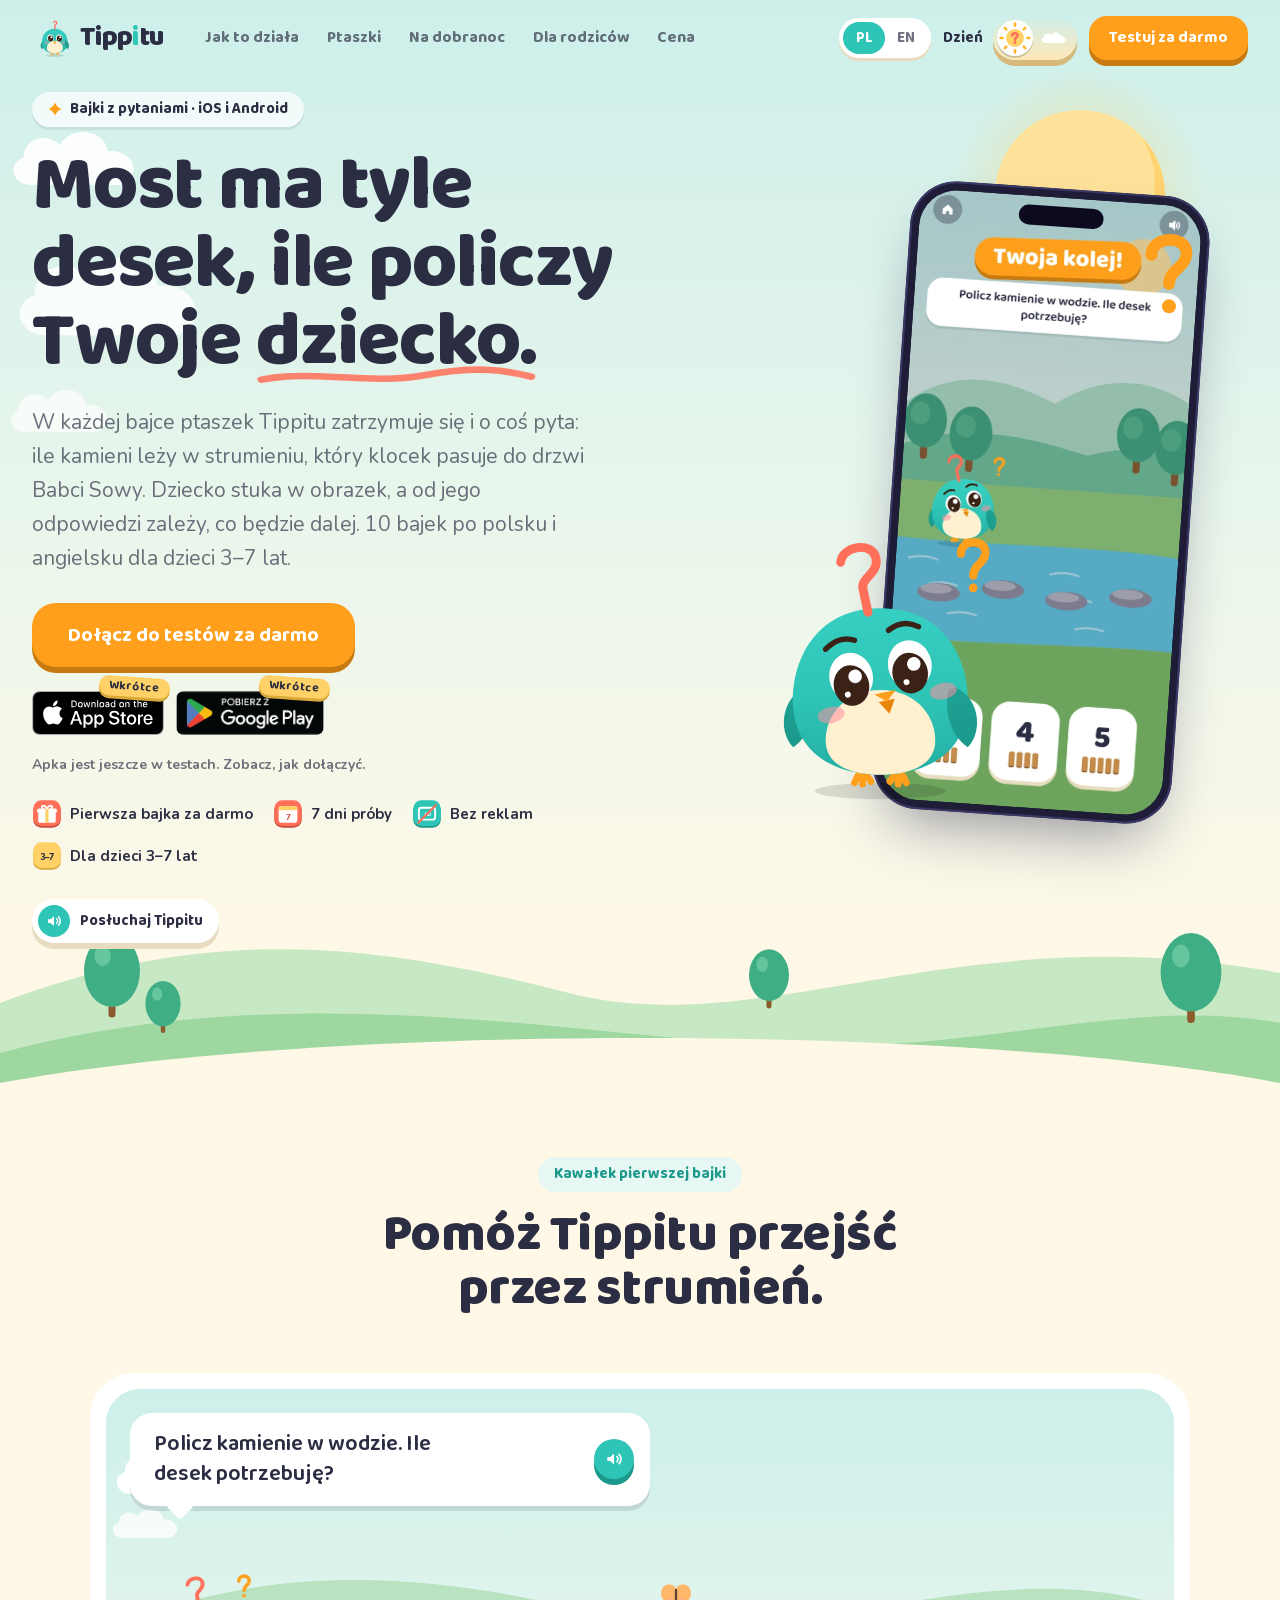
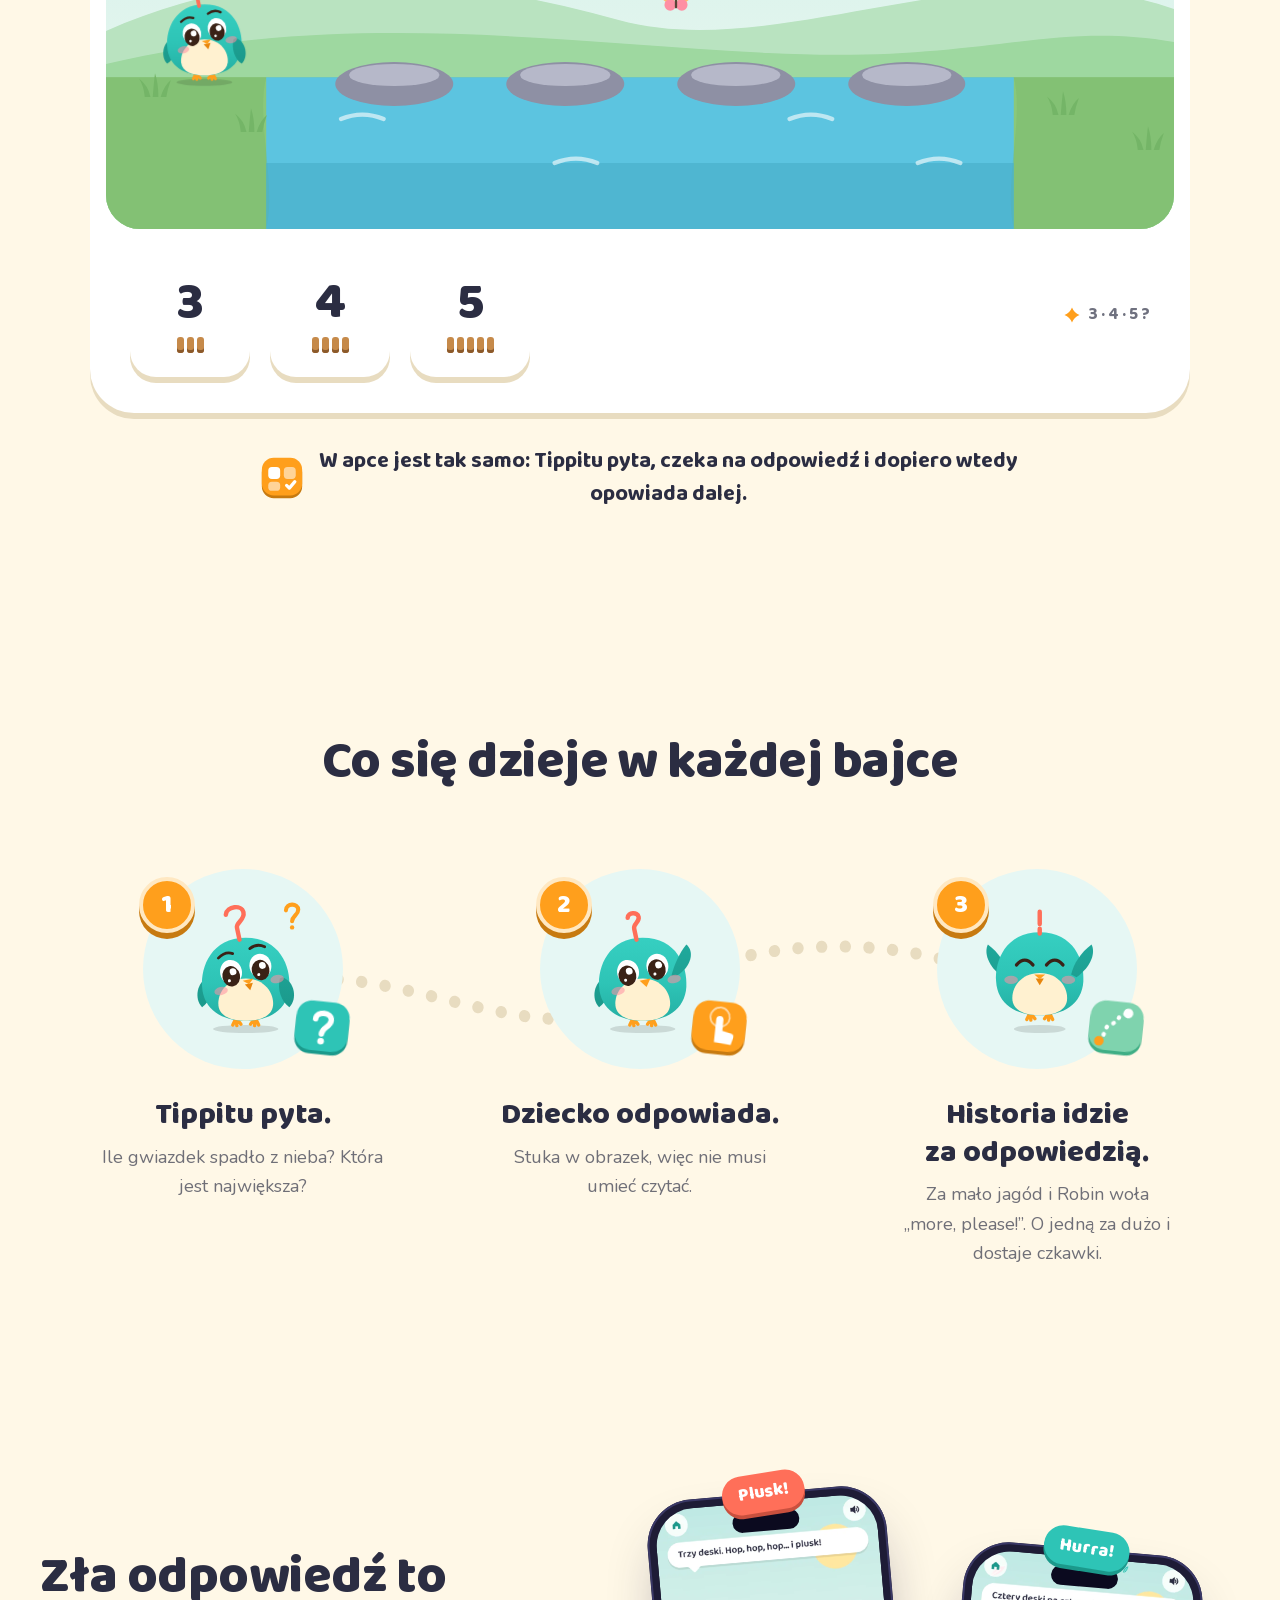
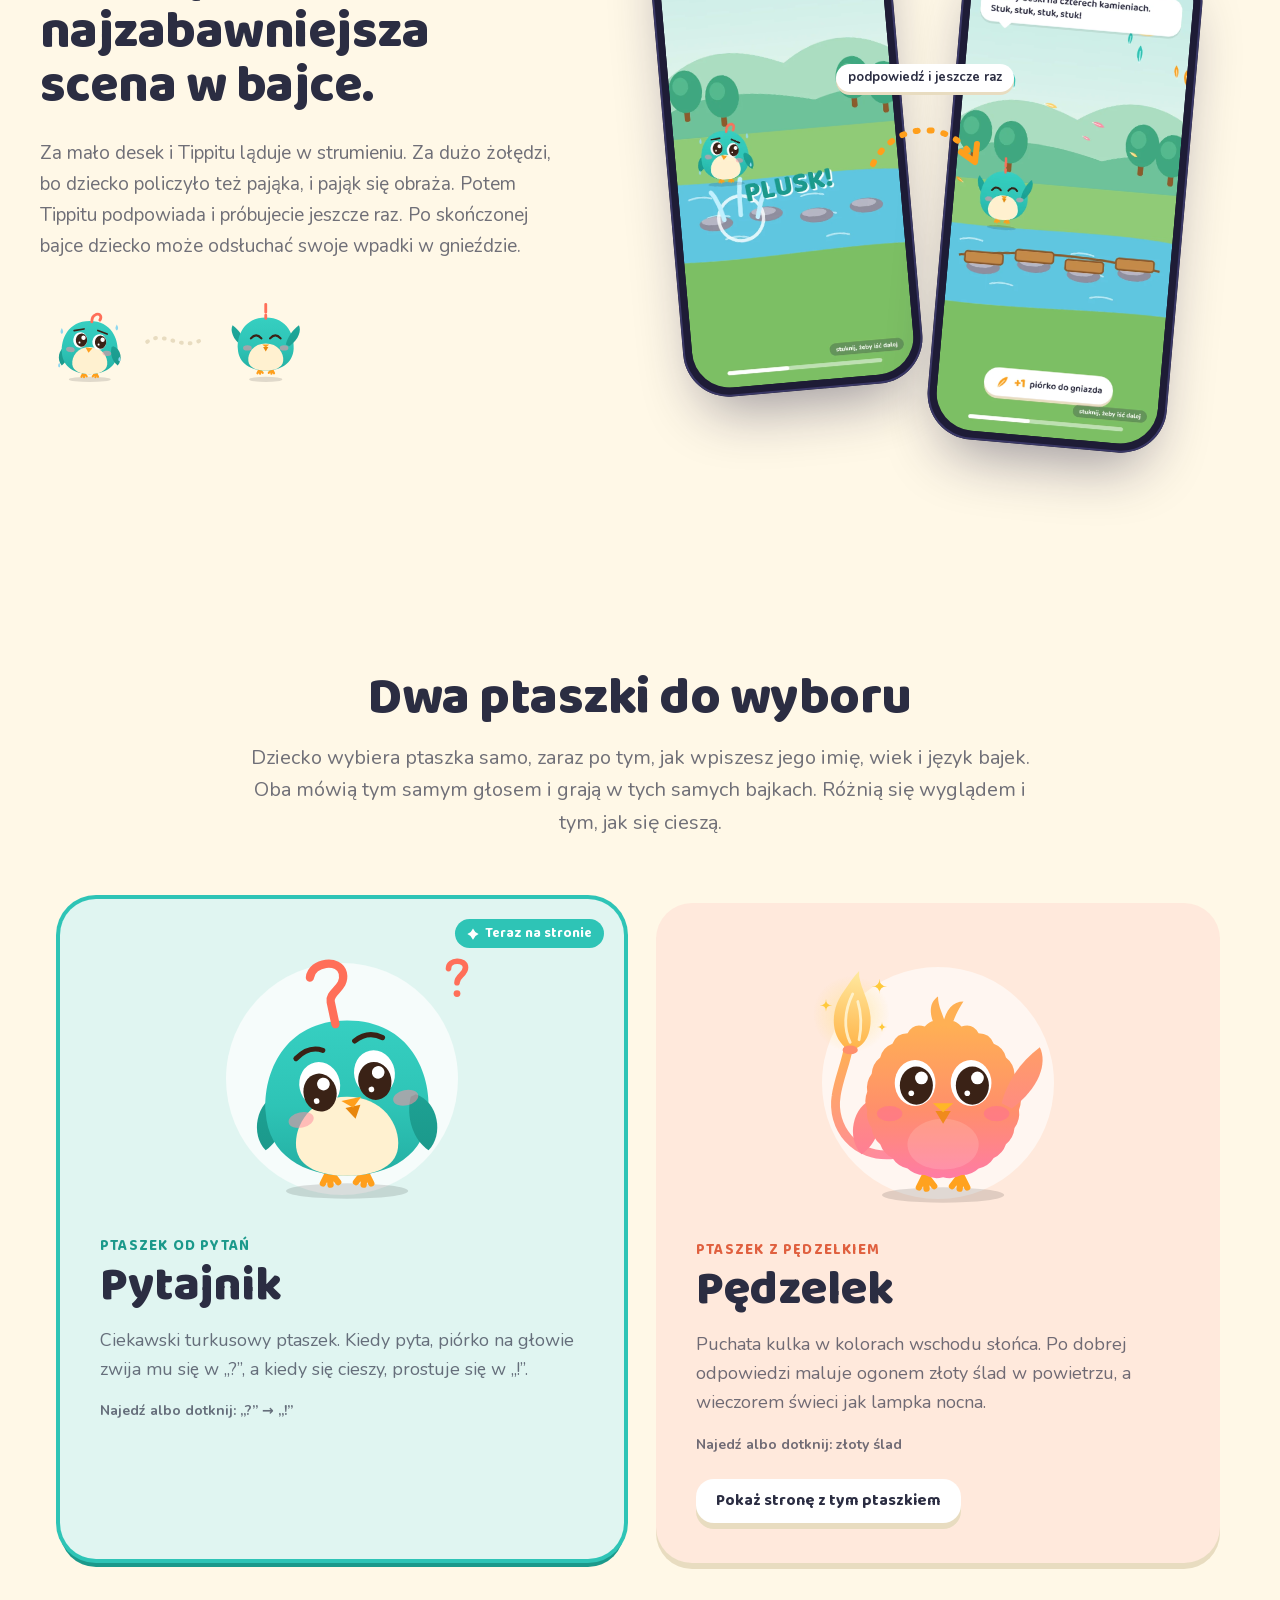
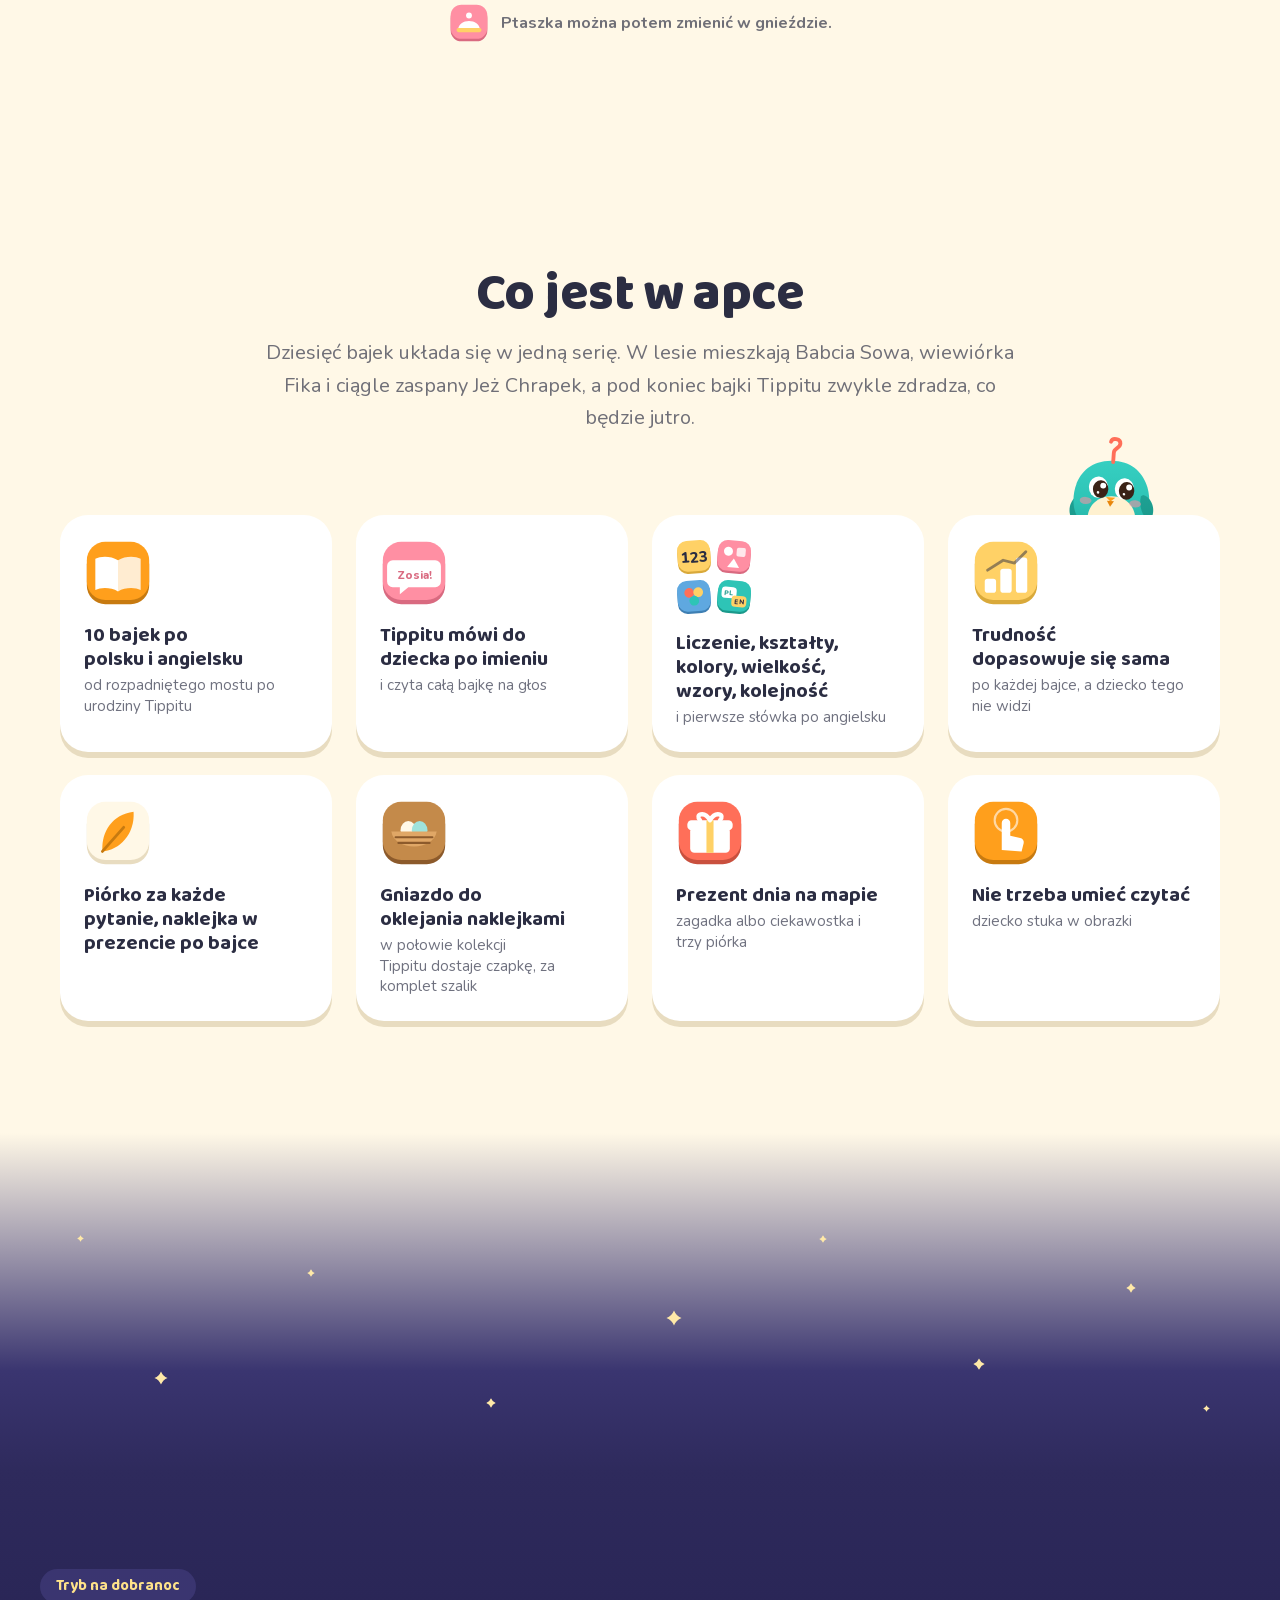
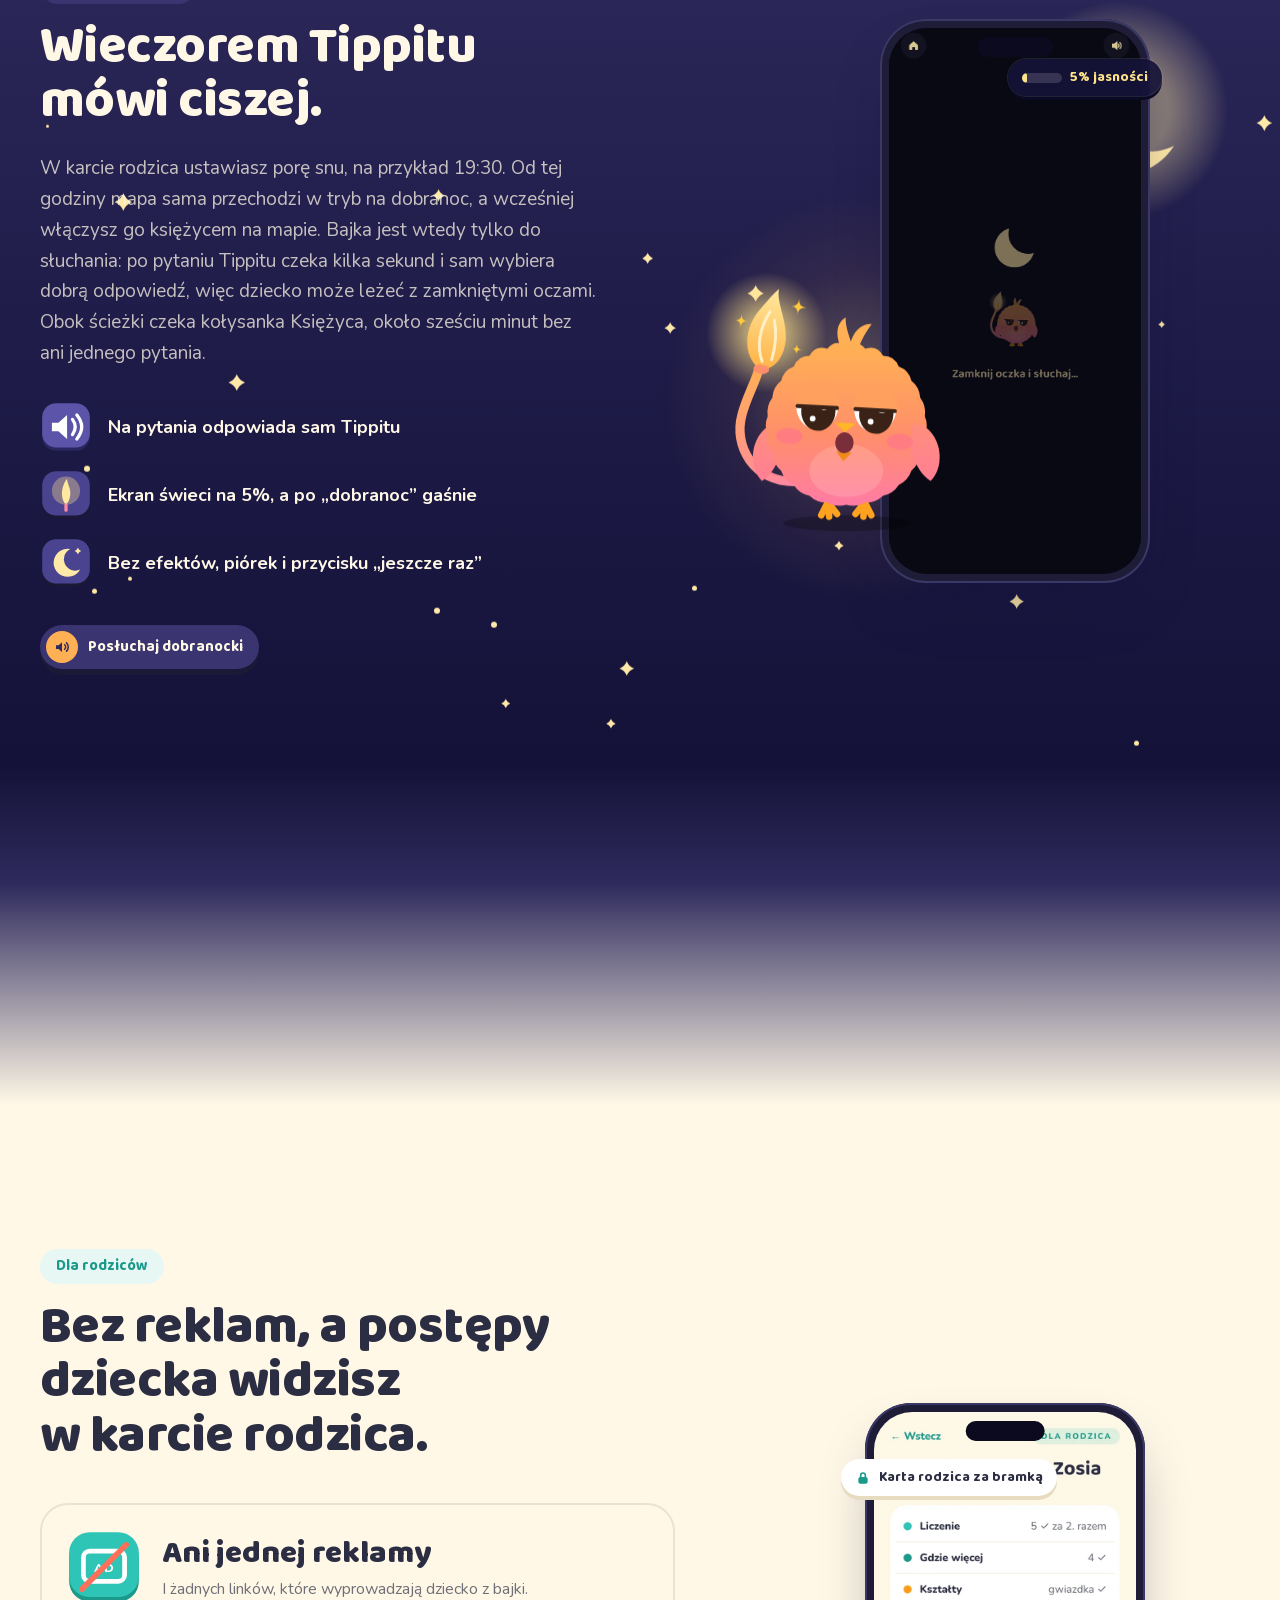
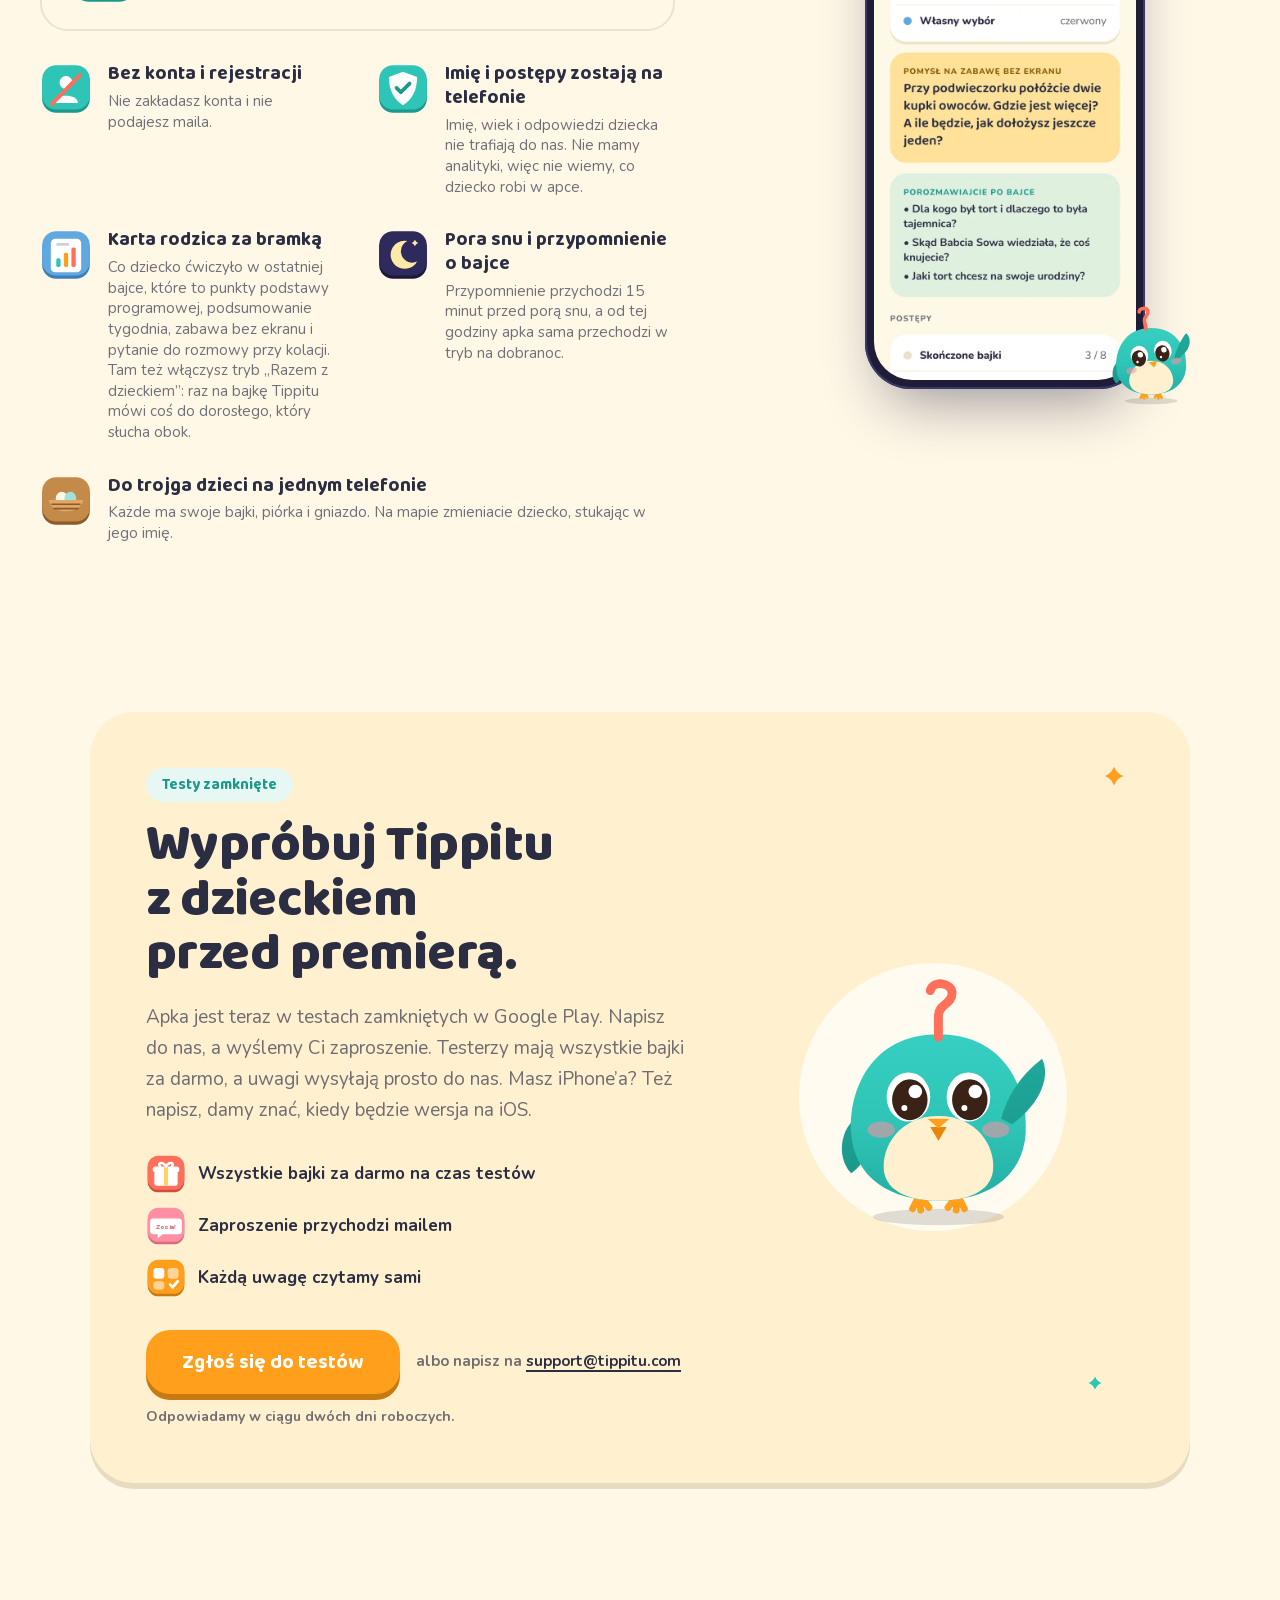
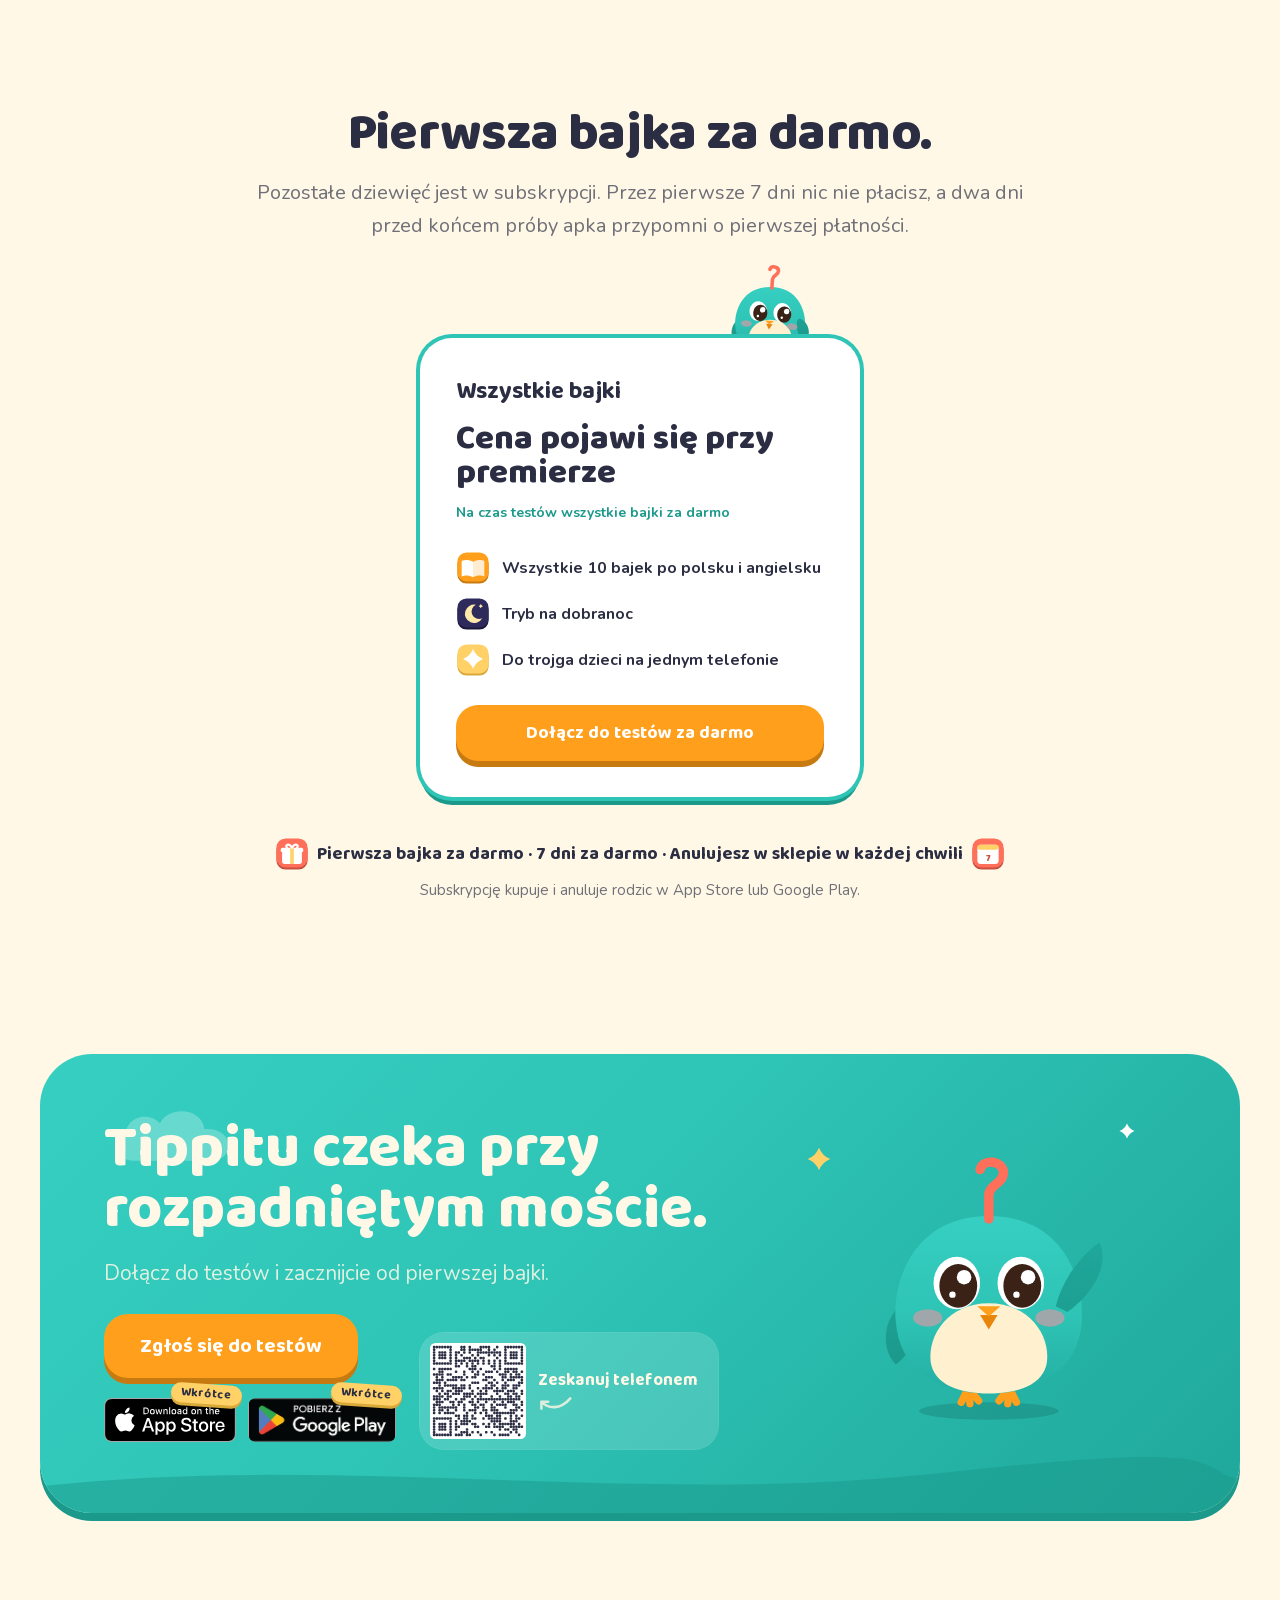
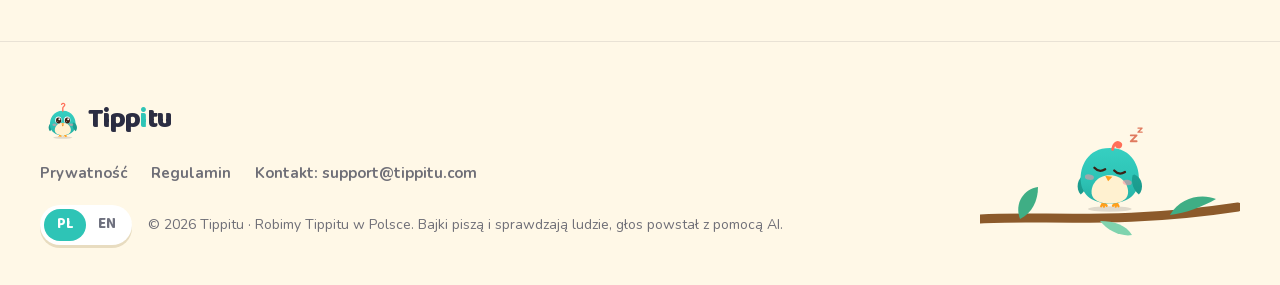
<file: index.html>
<!doctype html>
<html lang="pl" data-lang="pl" data-base="" data-theme="day">
  <head>
    <meta charset="UTF-8" />
    <meta name="viewport" content="width=device-width, initial-scale=1.0, viewport-fit=cover" />
    <title>Tippitu: interaktywne bajki dla dzieci 3–7 lat po polsku i angielsku</title>
    <meta name="description" content="Bajki dla dzieci 3–7 lat po polsku i angielsku. Ptaszek Tippitu pyta, dziecko stuka w obrazek, a most ma tyle desek, ile policzyło. Bez reklam, pierwsza bajka za darmo." />
    <link rel="preload" href="assets/fonts/baloo-latin.woff2" as="font" type="font/woff2" crossorigin />
    <link rel="preload" href="assets/fonts/baloo-latin-ext.woff2" as="font" type="font/woff2" crossorigin />
    <link rel="preload" href="assets/fonts/nunito-latin.woff2" as="font" type="font/woff2" crossorigin />
    <link rel="preload" href="assets/fonts/nunito-latin-ext.woff2" as="font" type="font/woff2" crossorigin />
    <link rel="canonical" href="https://hardcodejan.github.io/tikitu-docs/" />
    <link rel="alternate" hreflang="pl" href="https://hardcodejan.github.io/tikitu-docs/" />
    <link rel="alternate" hreflang="en" href="https://hardcodejan.github.io/tikitu-docs/en/" />
    <link rel="alternate" hreflang="x-default" href="https://hardcodejan.github.io/tikitu-docs/" />
    <link rel="icon" href="assets/brand/favicon-64.png" sizes="64x64" />
    <link rel="apple-touch-icon" href="assets/brand/apple-touch-icon.png" />
    <meta name="theme-color" content="#fff8e7" />
    <meta property="og:type" content="website" />
    <meta property="og:site_name" content="Tippitu" />
    <meta property="og:locale" content="pl_PL" />
    <meta property="og:url" content="https://hardcodejan.github.io/tikitu-docs/" />
    <meta property="og:title" content="Tippitu: bajki, w których odpowiedź dziecka zmienia historię" />
    <meta property="og:description" content="Bajki dla dzieci 3–7 lat po polsku i angielsku. Ptaszek Tippitu pyta, dziecko stuka w obrazek, a most ma tyle desek, ile policzyło. Bez reklam, pierwsza bajka za darmo." />
    <meta property="og:image" content="https://hardcodejan.github.io/tikitu-docs/assets/brand/og-pl.png" />
    <meta property="og:image:width" content="1200" />
    <meta property="og:image:height" content="630" />
    <meta name="twitter:card" content="summary_large_image" />
    <meta name="twitter:title" content="Tippitu: bajki, w których odpowiedź dziecka zmienia historię" />
    <meta name="twitter:description" content="Bajki dla dzieci 3–7 lat po polsku i angielsku. Ptaszek Tippitu pyta, dziecko stuka w obrazek, a most ma tyle desek, ile policzyło. Bez reklam, pierwsza bajka za darmo." />
    <meta name="twitter:image" content="https://hardcodejan.github.io/tikitu-docs/assets/brand/og-pl.png" />
    <script type="application/ld+json">{"@context":"https://schema.org","@type":"MobileApplication","name":"Tippitu","operatingSystem":"iOS, Android","applicationCategory":"EducationalApplication","description":"Bajki dla dzieci 3–7 lat po polsku i angielsku. Ptaszek Tippitu pyta, dziecko stuka w obrazek, a most ma tyle desek, ile policzyło. Bez reklam, pierwsza bajka za darmo.","inLanguage":"pl","url":"https://hardcodejan.github.io/tikitu-docs/","offers":{"@type":"Offer","price":"0","priceCurrency":"PLN"}}</script>
    <script>
      ;(function () {
        var h = document.documentElement
        h.classList.add('js')
        var t = 'day'
        try {
          var s = localStorage.getItem('tippitu-theme')
          if (s === 'night') t = s
        } catch (e) {}
        h.setAttribute('data-theme', t)
        if (t === 'night') {
          h.classList.add('pre-night')
          var m = document.querySelector('meta[name="theme-color"]')
          if (m) m.setAttribute('content', '#2e2a5c')
          // If the script never arrives, show the prerendered page rather than nothing.
          setTimeout(function () {
            h.classList.remove('pre-night')
          }, 1500)
        }
        // Scroll entrances hide content until React is in; without React, show everything.
        setTimeout(function () {
          if (!h.hasAttribute('data-hydrated')) h.classList.remove('js')
        }, 2500)
      })()
    </script>
    <script type="module" crossorigin src="./assets/app/entry-client-DZuP1AeD.js"></script>
    <link rel="stylesheet" crossorigin href="./assets/app/entry-client-C7ezQ9gv.css">
  </head>
  <body>
    <div id="root"><link rel="preload" as="image" href="assets/badges/app-store-en.svg"/><link rel="preload" as="image" href="assets/badges/google-play-pl.png"/><link rel="preload" as="image" href="assets/screens/dzien-pytajnik-pytanie-pl.webp" fetchPriority="high"/><div class="min-h-screen overflow-x-clip bg-bg"><a href="#main" class="skip-link">Przejdź do treści</a><header class="fixed inset-x-0 top-0 z-50 transition-[background-color,box-shadow] duration-300 "><div class="mx-auto flex h-[76px] max-w-[1320px] items-center gap-3 px-4 md:px-8"><a href="#top" class="group inline-flex items-center gap-1 " aria-label="Tippitu"><div class="bird bird-pytajnik bird-talk bird-nomark h-11 w-11 transition-transform duration-300 ease-[var(--ease-spring)] group-hover:-rotate-6 group-hover:scale-110" aria-hidden="true"><div class="bird-breathe"><div class="bird-pose"><svg xmlns="http://www.w3.org/2000/svg" viewBox="-10 -10 220 220" aria-hidden="true" focusable="false">
<defs>
<linearGradient id="R5a-body-question" x1="0" y1="54" x2="0" y2="176" gradientUnits="userSpaceOnUse"><stop offset="0" stop-color="#36CFC1"/><stop offset="0.55" stop-color="#2EC4B6"/><stop offset="1" stop-color="#24AFA3"/></linearGradient>
<linearGradient id="R5a-wing-question" x1="0" y1="70" x2="0" y2="158" gradientUnits="userSpaceOnUse"><stop offset="0" stop-color="#1FA89B"/><stop offset="1" stop-color="#1B998B"/></linearGradient>
</defs>
<ellipse id="R5a-shadow" cx="104" cy="188" rx="48" ry="6" fill="#000" opacity="0.12"/>
<g id="R5a-bird">
<path id="R5a-feet" d="M90 172 l-5 10 M90 172 l1 11 M90 172 l7 9 M118 172 l-7 9 M118 172 l-1 11 M118 172 l5 10" stroke="#FF9F1C" stroke-width="5" stroke-linecap="round"/>
<g class="ba-wing-left"><path id="R5a-wing-left" d="M50 112 C 32 118, 28 144, 40 156 C 52 148, 58 130, 54 114 Z" fill="url(#R5a-wing-question)"/></g>
<g id="R5a-body"><path d="M104 54 C 154 54, 170 96, 168 126 C 166 160, 138 176, 104 176 C 70 176, 42 160, 40 126 C 38 96, 54 54, 104 54 Z" fill="url(#R5a-body-question)"/><path id="R5a-belly" d="M104 114 C 132 114, 146 136, 144 154 C 142 170, 124 176, 104 176 C 84 176, 66 170, 64 154 C 62 136, 76 114, 104 114 Z" fill="#FFF1D0" opacity="1.0"/></g>
<g class="ba-wing-right"><path id="R5a-wing-right" d="M158 112 C 176 118, 180 144, 168 156 C 156 148, 150 130, 154 114 Z" fill="url(#R5a-wing-question)"/></g>
<g id="R5a-head" transform="rotate(0 104 100)">
<g class="ba-crest"><path id="R5a-crest" d="M104 56 L104 40 C 104 32, 114 32, 114 24 C 114 16, 100 14, 98 22" stroke="#FF6F59" stroke-width="6.5" fill="none" stroke-linecap="round" stroke-linejoin="round"/></g>
<g class="ba-eyes"><g id="R5a-eyes">
<ellipse cx="82" cy="100" rx="16" ry="18" fill="#fff"/><ellipse cx="126" cy="100" rx="16" ry="18" fill="#fff"/>
<g class="ba-pupils"><g id="R5a-pupils" transform="translate(0 0)">
<ellipse cx="83" cy="102" rx="13" ry="15" fill="#3A2216"/><ellipse cx="127" cy="102" rx="13" ry="15" fill="#3A2216"/>
<ellipse cx="87" cy="96" rx="5" ry="5" fill="#fff"/><ellipse cx="131" cy="96" rx="5" ry="5" fill="#fff"/><ellipse cx="79" cy="108" rx="2.2" ry="2.2" fill="#fff"/><ellipse cx="123" cy="108" rx="2.2" ry="2.2" fill="#fff"/>
</g></g></g></g>
<g id="R5a-cheeks"><ellipse cx="62" cy="124" rx="10" ry="6" fill="#FF8FA3" opacity="0.55"/><ellipse cx="146" cy="124" rx="10" ry="6" fill="#FF8FA3" opacity="0.55"/></g>
<g id="R5a-beak"><path d="M98 122 L110 122 L104 132 Z" fill="#E8860C"/><path d="M96 116 L112 116 L104 123 Z" fill="#FF9F1C"/></g>
</g>
</g>
</svg></div></div></div><span class="font-display text-[28px] font-extrabold leading-none tracking-tight text-ink">Tipp<span class="text-accent">i</span>tu</span></a><nav class="ml-4 hidden lg:flex" aria-label="Główna"><a href="#jak-to-dziala" class="rounded-full px-3.5 py-2 font-display text-[16px] font-bold text-ink-soft transition-colors hover:bg-tint hover:text-ink">Jak to działa</a><a href="#ptaszki" class="rounded-full px-3.5 py-2 font-display text-[16px] font-bold text-ink-soft transition-colors hover:bg-tint hover:text-ink">Ptaszki</a><a href="#na-dobranoc" class="rounded-full px-3.5 py-2 font-display text-[16px] font-bold text-ink-soft transition-colors hover:bg-tint hover:text-ink">Na dobranoc</a><a href="#dla-rodzicow" class="rounded-full px-3.5 py-2 font-display text-[16px] font-bold text-ink-soft transition-colors hover:bg-tint hover:text-ink">Dla rodziców</a><a href="#cena" class="rounded-full px-3.5 py-2 font-display text-[16px] font-bold text-ink-soft transition-colors hover:bg-tint hover:text-ink">Cena</a></nav><div class="ml-auto flex items-center gap-2.5 md:gap-3"><div role="group" aria-label="Język strony" class="relative grid h-10 w-[92px] shrink-0 grid-cols-2 rounded-full bg-surface p-1 shadow-[0_3px_0_var(--surface-shadow)] hidden md:grid"><span class="absolute bottom-1 left-1 top-1 w-[42px] rounded-full bg-accent " aria-hidden="true"></span><span aria-current="page" lang="pl" class="relative z-10 grid place-items-center rounded-full font-display text-[15px] font-bold uppercase text-white night:text-navy">pl</span><a href="en/" hrefLang="en" lang="en" title="English version" class="relative z-10 grid place-items-center rounded-full font-display text-[15px] font-bold uppercase text-ink-soft transition-colors duration-300 hover:text-ink">en</a></div><div class="flex items-center gap-2.5"><span class="hidden whitespace-nowrap text-right font-display text-[15px] font-bold text-ink xl:inline">Dzień</span><button type="button" role="switch" aria-checked="false" aria-label="Motyw strony: Dzień / Na dobranoc" title="Dzień / Na dobranoc" class="chunky relative h-[44px] w-[84px] shrink-0 overflow-hidden rounded-full bg-[linear-gradient(180deg,#CDEFEA,#FFE8B8)] [--sh:#D6B97A]"><svg viewBox="0 0 240 120" class="absolute right-2 top-[14px] w-[30px] text-white transition-all duration-500 opacity-100" aria-hidden="true"><path d="M50 104 C20 104, 10 70, 38 60 C36 30, 76 18, 96 40 C110 10, 168 12, 172 50 C206 46, 226 76, 206 96 C200 102, 194 104, 186 104 Z" fill="currentColor"></path></svg><span class="absolute inset-0 transition-opacity duration-500 opacity-0"><svg viewBox="0 0 64 64" class="absolute left-[12px] top-[10px] w-[9px] text-moon" aria-hidden="true"><path d="M32 2 Q40.4 23.6 62 32 Q40.4 40.4 32 62 Q23.6 40.4 2 32 Q23.6 23.6 32 2 Z" fill="currentColor"></path></svg><svg viewBox="0 0 64 64" class="absolute left-[26px] top-[25px] w-[6px] text-moon" aria-hidden="true"><path d="M32 2 Q40.4 23.6 62 32 Q40.4 40.4 32 62 Q23.6 40.4 2 32 Q23.6 23.6 32 2 Z" fill="currentColor"></path></svg><span class="absolute left-[33px] top-[12px] h-[3px] w-[3px] rounded-full bg-moon"></span></span><span class="absolute left-[4px] top-[4px] grid h-[36px] w-[36px] place-items-center rounded-full shadow-[0_2px_0_rgba(0,0,0,0.18)] transition-[transform,background-color] duration-500 ease-[var(--ease-spring)] translate-x-0 bg-white"><span class="absolute inset-[1px] transition-all duration-500 ease-[var(--ease-spring)] opacity-100"><svg viewBox="0 0 40 40" class="h-full w-full" aria-hidden="true"><g class="sun-rays" style="transform-origin:20px 20px"><rect x="18.5" y="1.5" width="3" height="5.5" rx="1.5" fill="#FFB627" transform="rotate(0 20 20)"></rect><rect x="18.5" y="1.5" width="3" height="5.5" rx="1.5" fill="#FFB627" transform="rotate(45 20 20)"></rect><rect x="18.5" y="1.5" width="3" height="5.5" rx="1.5" fill="#FFB627" transform="rotate(90 20 20)"></rect><rect x="18.5" y="1.5" width="3" height="5.5" rx="1.5" fill="#FFB627" transform="rotate(135 20 20)"></rect><rect x="18.5" y="1.5" width="3" height="5.5" rx="1.5" fill="#FFB627" transform="rotate(180 20 20)"></rect><rect x="18.5" y="1.5" width="3" height="5.5" rx="1.5" fill="#FFB627" transform="rotate(225 20 20)"></rect><rect x="18.5" y="1.5" width="3" height="5.5" rx="1.5" fill="#FFB627" transform="rotate(270 20 20)"></rect><rect x="18.5" y="1.5" width="3" height="5.5" rx="1.5" fill="#FFB627" transform="rotate(315 20 20)"></rect></g><circle cx="20" cy="20" r="10.5" fill="#FFD166"></circle><path d="M16.8 17 C16.8 13.6 23.2 13.6 23.2 16.8 C23.2 19.3 20 19.5 20 22" stroke="#FF6F59" stroke-width="2.8" fill="none" stroke-linecap="round"></path><circle cx="20" cy="25.4" r="1.6" fill="#FF6F59"></circle></svg></span><span class="absolute inset-[2px] transition-all duration-500 ease-[var(--ease-spring)] -rotate-90 scale-50 opacity-0"><svg viewBox="0 0 40 40" class="h-full w-full" aria-hidden="true"><circle cx="28" cy="11" r="9" fill="#FFE38A" opacity="0.35"></circle><path d="M21 9 A12.5 12.5 0 1 0 31 27 A9.5 9.5 0 1 1 21 9 Z" fill="#FFE9A8"></path><path d="M28 17.5 C25 15.5 25 10.5 28 6.5 C29 9.5 32 11.5 31.5 14.5 C31.2 17 29.8 18.1 28 17.5 Z" fill="#FFE38A"></path><path d="M28 17.5 C27.4 21 25.6 23 23 24" stroke="#FF8AA0" stroke-width="1.8" fill="none" stroke-linecap="round"></path></svg></span></span></button></div><div class="hidden sm:block"><a href="#testy" class="chunky inline-flex select-none items-center justify-center gap-2 whitespace-nowrap font-display font-bold leading-none h-11 px-5 text-[16px] rounded-[18px] bg-[var(--btn)] text-[var(--on-btn)] [--sh:var(--btn-shadow)]  ">Testuj za darmo</a></div><button type="button" class="grid h-11 w-11 place-items-center rounded-full bg-surface text-ink shadow-[0_3px_0_var(--surface-shadow)] lg:hidden" aria-expanded="false" aria-label="Menu"><svg viewBox="0 0 24 24" class="h-6 w-6" aria-hidden="true"><path d="M4 7h16M4 12h16M4 17h10" stroke="currentColor" stroke-width="2.6" stroke-linecap="round"></path></svg></button></div></div></header><main id="main" tabindex="-1" class="outline-none"><section id="top" class="relative overflow-hidden bg-[linear-gradient(180deg,#CDEFEA_0%,#E9F6EC_45%,#FFF8E7_85%)] pt-[76px] night:bg-[radial-gradient(120%_90%_at_72%_8%,#3A3572_0%,#2E2A5C_35%,#141238_100%)]"><div class="pointer-events-none absolute inset-0" aria-hidden="true"><div class="parallax absolute -right-[8%] top-[84px] sm:right-[6%] sm:top-[96px] md:right-[9%] md:top-[110px]" style="--speed:0.25"><div class="sun relative h-[104px] w-[104px] sm:h-[120px] sm:w-[120px] md:h-[170px] md:w-[170px]"><div class="absolute -inset-10 rounded-full bg-[radial-gradient(closest-side,rgba(255,209,102,0.55),transparent)]"></div><div class="absolute inset-0 rounded-full bg-[#FFE29A] shadow-[inset_-10px_-12px_0_rgba(255,183,39,0.35)]"></div></div><div class="moon absolute -left-6 -top-6 h-[130px] w-[130px] sm:h-[150px] sm:w-[150px] md:h-[210px] md:w-[210px]"><svg viewBox="0 0 200 200" class="h-full w-full" aria-hidden="true"><defs><radialGradient id="mgR4kb" cx="100" cy="100" r="100" gradientUnits="userSpaceOnUse"><stop offset="0.45" stop-color="#FFE9A8" stop-opacity="0.45"></stop><stop offset="1" stop-color="#FFE9A8" stop-opacity="0"></stop></radialGradient></defs><circle cx="100" cy="100" r="100" fill="url(#mgR4kb)"></circle><path d="M120 46 A58 58 0 1 0 150 132 A46 46 0 1 1 120 46 Z" fill="#FFE9A8"></path></svg></div></div><div class="absolute inset-0 transition-opacity duration-700 night:opacity-0"><svg viewBox="0 0 240 120" class="cloud-drift absolute top-[120px] w-[150px] text-white/90" style="--dur:80s;--delay:-20s" aria-hidden="true"><path d="M50 104 C20 104, 10 70, 38 60 C36 30, 76 18, 96 40 C110 10, 168 12, 172 50 C206 46, 226 76, 206 96 C200 102, 194 104, 186 104 Z" fill="currentColor"></path></svg><svg viewBox="0 0 240 120" class="cloud-drift absolute top-[240px] w-[220px] text-white/80" style="--dur:110s;--delay:-70s" aria-hidden="true"><path d="M50 104 C20 104, 10 70, 38 60 C36 30, 76 18, 96 40 C110 10, 168 12, 172 50 C206 46, 226 76, 206 96 C200 102, 194 104, 186 104 Z" fill="currentColor"></path></svg><svg viewBox="0 0 240 120" class="cloud-drift absolute top-[380px] w-[120px] text-white/70" style="--dur:95s;--delay:-45s" aria-hidden="true"><path d="M50 104 C20 104, 10 70, 38 60 C36 30, 76 18, 96 40 C110 10, 168 12, 172 50 C206 46, 226 76, 206 96 C200 102, 194 104, 186 104 Z" fill="currentColor"></path></svg></div></div><div class="relative mx-auto grid max-w-[1320px] items-center gap-6 px-5 pb-[150px] pt-8 md:px-8 md:pb-[190px] lg:min-h-[760px] lg:grid-cols-[1.08fr_0.92fr] lg:pt-4"><div class="relative z-10"><p class="mb-5 inline-flex items-center gap-2 rounded-full bg-white/70 px-4 py-1.5 font-display text-[15px] font-bold text-ink shadow-[0_3px_0_rgba(43,45,66,0.08)] night:bg-white/10"><svg viewBox="0 0 64 64" class="h-3.5 w-3.5 text-[#FF9F1C] night:text-gold" aria-hidden="true"><path d="M32 2 Q40.4 23.6 62 32 Q40.4 40.4 32 62 Q23.6 40.4 2 32 Q23.6 23.6 32 2 Z" fill="currentColor"></path></svg>Bajki z pytaniami · iOS i Android</p><div class="relative"><h1 class="text-[42px] font-extrabold leading-[1] tracking-[-0.015em] text-ink sm:text-[56px] lg:text-[68px] xl:text-[78px] ">Most ma tyle desek, ile policzy Twoje <span class="relative inline-block whitespace-nowrap"><span class="relative z-10">dziecko.</span><svg viewBox="0 0 300 30" preserveAspectRatio="none" class="absolute -bottom-[0.08em] left-0 h-[0.28em] w-full" aria-hidden="true"><path d="M6 20 C 60 6, 120 28, 180 14 S 270 8, 294 16" stroke="#FF6F59" stroke-width="9" fill="none" stroke-linecap="round" opacity="0.85"></path></svg></span></h1></div><p class="mt-6 max-w-[560px] text-[18px] leading-relaxed text-ink-soft md:text-[21px] ">W każdej bajce ptaszek Tippitu zatrzymuje się i o coś pyta: ile kamieni leży w strumieniu, który klocek pasuje do drzwi Babci Sowy. Dziecko stuka w obrazek, a od jego odpowiedzi zależy, co będzie dalej. 10 bajek po polsku i angielsku dla dzieci 3–7 lat.</p><div class="mt-7"><a href="#testy" class="chunky inline-flex select-none items-center justify-center gap-2 whitespace-nowrap font-display font-bold leading-none h-16 px-9 text-[20px] rounded-[24px] bg-[var(--btn)] text-[var(--on-btn)] [--sh:var(--btn-shadow)]  ">Dołącz do testów za darmo</a></div><div class="flex flex-wrap items-center gap-3 pt-5 mt-1"><div data-reveal="wiggle" class="" style="--i:0"><a href="#testy" class="relative inline-block shrink-0 transition-transform duration-200 ease-[var(--ease-spring)] hover:-translate-y-0.5" aria-label="Pobierz z App Store (Wkrótce)" title="Apka jest jeszcze w testach. Zobacz, jak dołączyć."><img src="assets/badges/app-store-en.svg" alt="Pobierz z App Store" style="height:44px;width:131.56px" class="block object-contain"/><span class="badge-ribbon pointer-events-none absolute -top-[14px] right-[-6px] rotate-[4deg] whitespace-nowrap rounded-full bg-[#FFD166] px-2.5 py-[4px] font-display text-[12px] font-bold leading-none text-[#2B2D42] shadow-[0_3px_0_#D9A93A]">Wkrótce</span></a></div><div data-reveal="wiggle" class="" style="--i:1"><a href="#testy" class="relative inline-block shrink-0 transition-transform duration-200 ease-[var(--ease-spring)] hover:-translate-y-0.5" style="height:44px;width:148.04166666666666px" aria-label="Pobierz z Google Play (Wkrótce)" title="Apka jest jeszcze w testach. Zobacz, jak dołączyć."><span class="absolute inset-0 overflow-hidden rounded-[8px]"><img src="assets/badges/google-play-pl.png" alt="Pobierz z Google Play" class="absolute max-w-none" style="width:148.04166666666666px;height:57.291666666666664px;left:0;top:-6.645833333333333px"/></span><span class="badge-ribbon pointer-events-none absolute -top-[14px] right-[-6px] rotate-[4deg] whitespace-nowrap rounded-full bg-[#FFD166] px-2.5 py-[4px] font-display text-[12px] font-bold leading-none text-[#2B2D42] shadow-[0_3px_0_#D9A93A]">Wkrótce</span></a></div><p class="basis-full text-[14px] font-bold text-ink-soft">Apka jest jeszcze w testach. Zobacz, jak dołączyć.</p></div><ul class="mt-6 flex flex-wrap gap-x-5 gap-y-3"><li class="inline-flex items-center gap-2 text-[15px] font-bold text-ink"><span class="inline-block shrink-0 align-middle [&amp;_svg]:block " style="width:30px;height:30px" aria-hidden="true"><svg xmlns="http://www.w3.org/2000/svg" width="100%" height="100%" aria-hidden="true" focusable="false" viewBox="0 0 96 96">
<rect x="4" y="10" width="88" height="82" rx="26" fill="#C9503E"/><rect x="4" y="4" width="88" height="82" rx="26" fill="#FF6F59"/>
<rect x="20" y="40" width="56" height="36" rx="6" fill="#fff"/><rect x="16" y="30" width="64" height="14" rx="6" fill="#fff"/><rect x="43" y="30" width="10" height="46" fill="#FFD166"/><path d="M48 30 C40 16, 26 22, 34 30 M48 30 C56 16, 70 22, 62 30" stroke="#fff" stroke-width="6" fill="none" stroke-linecap="round"/>
</svg>
</span>Pierwsza bajka za darmo</li><li class="inline-flex items-center gap-2 text-[15px] font-bold text-ink"><span class="inline-block shrink-0 align-middle [&amp;_svg]:block " style="width:30px;height:30px" aria-hidden="true"><svg xmlns="http://www.w3.org/2000/svg" width="100%" height="100%" aria-hidden="true" focusable="false" viewBox="0 0 96 96">
<rect x="4" y="10" width="88" height="82" rx="26" fill="#C9503E"/><rect x="4" y="4" width="88" height="82" rx="26" fill="#FF6F59"/>
<rect x="18" y="22" width="60" height="54" rx="10" fill="#fff"/><rect x="18" y="22" width="60" height="14" rx="7" fill="#FFD166"/><text x="48" y="68" font-family="Baloo 2, Arial Rounded MT Bold, sans-serif" font-weight="800" font-size="26" fill="#C9503E" text-anchor="middle">7</text>
</svg>
</span>7 dni próby</li><li class="inline-flex items-center gap-2 text-[15px] font-bold text-ink"><span class="inline-block shrink-0 align-middle [&amp;_svg]:block " style="width:30px;height:30px" aria-hidden="true"><svg xmlns="http://www.w3.org/2000/svg" width="100%" height="100%" aria-hidden="true" focusable="false" viewBox="0 0 96 96">
<rect x="4" y="10" width="88" height="82" rx="26" fill="#1B998B"/><rect x="4" y="4" width="88" height="82" rx="26" fill="#2EC4B6"/>
<rect x="22" y="28" width="52" height="38" rx="8" fill="none" stroke="#fff" stroke-width="6"/><text x="48" y="54" font-family="Baloo 2, Arial Rounded MT Bold, sans-serif" font-weight="800" font-size="16" fill="#fff" text-anchor="middle">AD</text><path d="M20 76 L76 20" stroke="#FF6F59" stroke-width="7" stroke-linecap="round"/>
</svg>
</span>Bez reklam</li><li class="inline-flex items-center gap-2 text-[15px] font-bold text-ink"><span class="inline-block shrink-0 align-middle [&amp;_svg]:block " style="width:30px;height:30px" aria-hidden="true"><svg xmlns="http://www.w3.org/2000/svg" width="100%" height="100%" aria-hidden="true" focusable="false" viewBox="0 0 96 96">
<rect x="4" y="10" width="88" height="82" rx="26" fill="#D9A93A"/><rect x="4" y="4" width="88" height="82" rx="26" fill="#FFD166"/>
<text x="48" y="60" font-family="Baloo 2, Arial Rounded MT Bold, sans-serif" font-weight="800" font-size="28" fill="#2B2D42" text-anchor="middle">3–7</text>
</svg>
</span>Dla dzieci 3–7 lat</li></ul><button type="button" aria-pressed="false" class="chunky inline-flex h-11 items-center gap-2.5 rounded-full bg-surface pl-1.5 pr-4 font-display text-[15px] font-bold text-ink [--sh:var(--surface-shadow)] mt-7"><span class="grid h-8 w-8 place-items-center rounded-full bg-accent text-white night:text-navy"><svg viewBox="0 0 24 24" class="h-[18px] w-[18px]" aria-hidden="true"><path d="M4 9.5h3.5L12 5.5v13l-4.5-4H4z" fill="currentColor"></path><path d="M15.5 9a4 4 0 0 1 0 6M18 6.5a7.5 7.5 0 0 1 0 11" stroke="currentColor" stroke-width="2" fill="none" stroke-linecap="round"></path></svg></span><span aria-live="polite">Posłuchaj Tippitu</span></button></div><div class="relative mx-auto mt-6 h-[520px] w-full max-w-[460px] sm:h-[600px] lg:mt-0 lg:h-[660px]"><div class="absolute left-[30%] top-0 w-[230px] rotate-[4deg] sm:left-[32%] sm:w-[270px] lg:w-[300px]"><div class="relative "><div class="relative rounded-[46px] bg-[#1E1C36] p-[9px] shadow-[0_30px_60px_-20px_rgba(20,18,56,0.45),inset_0_0_0_2px_#3A3866]"><div class="relative aspect-[1290/2796] overflow-hidden rounded-[38px] bg-[#0b0a1f]" style="container-type:size"><img src="assets/screens/dzien-pytajnik-pytanie-pl.webp" alt="Ekran apki Tippitu: pytanie o liczbę desek i odpowiedź dziecka" width="640" height="1387" loading="eager" fetchPriority="high" decoding="async" class="absolute inset-0 h-full w-full object-cover transition-opacity duration-500 opacity-100"/><img src="assets/screens/dzien-pytajnik-hurra-pl.webp" alt="" width="640" height="1387" loading="lazy" decoding="async" class="absolute inset-0 h-full w-full object-cover transition-opacity duration-500 opacity-0"/><span class="absolute left-1/2 top-[9px] h-[20px] w-[30%] -translate-x-1/2 rounded-full bg-[#0b0a1f]" aria-hidden="true"></span></div></div></div></div><div class="pointer-events-none absolute right-0 top-[6%] w-[54px] md:w-[70px]" aria-hidden="true"><svg viewBox="0 0 120 160" class="float-slow w-full text-[#FF9F1C]" aria-hidden="true"><path d="M30 48 C30 14, 90 14, 90 44 C90 70, 60 72, 60 98" stroke="currentColor" stroke-width="20" fill="none" stroke-linecap="round"></path><circle cx="60" cy="136" r="12" fill="currentColor"></circle></svg></div><div class="parallax absolute -left-[4%] bottom-[4%] z-10 w-[210px] sm:w-[270px] lg:w-[300px]" style="view-transition-name:hero-bird;--speed:-0.04"><div class=""><div class="bird bird-pytajnik bird-ask  relative aspect-square w-full" role="img" aria-label="Pytajnik"><div class="bird-breathe"><div class="bird-pose"><svg xmlns="http://www.w3.org/2000/svg" viewBox="-10 -10 220 220" aria-hidden="true" focusable="false">
<defs>
<linearGradient id="Rn8b-body-question" x1="0" y1="54" x2="0" y2="176" gradientUnits="userSpaceOnUse"><stop offset="0" stop-color="#36CFC1"/><stop offset="0.55" stop-color="#2EC4B6"/><stop offset="1" stop-color="#24AFA3"/></linearGradient>
<linearGradient id="Rn8b-wing-question" x1="0" y1="70" x2="0" y2="158" gradientUnits="userSpaceOnUse"><stop offset="0" stop-color="#1FA89B"/><stop offset="1" stop-color="#1B998B"/></linearGradient>
</defs>
<ellipse id="Rn8b-shadow" cx="104" cy="188" rx="48" ry="6" fill="#000" opacity="0.12"/>
<g id="Rn8b-bird">
<path id="Rn8b-feet" d="M90 172 l-5 10 M90 172 l1 11 M90 172 l7 9 M118 172 l-7 9 M118 172 l-1 11 M118 172 l5 10" stroke="#FF9F1C" stroke-width="5" stroke-linecap="round"/>
<g class="ba-wing-left"><path id="Rn8b-wing-left" d="M50 112 C 32 118, 28 144, 40 156 C 52 148, 58 130, 54 114 Z" fill="url(#Rn8b-wing-question)"/></g>
<g id="Rn8b-body"><path d="M104 54 C 154 54, 170 96, 168 126 C 166 160, 138 176, 104 176 C 70 176, 42 160, 40 126 C 38 96, 54 54, 104 54 Z" fill="url(#Rn8b-body-question)"/><path id="Rn8b-belly" d="M104 114 C 132 114, 146 136, 144 154 C 142 170, 124 176, 104 176 C 84 176, 66 170, 64 154 C 62 136, 76 114, 104 114 Z" fill="#FFF1D0" opacity="1.0"/></g>
<g class="ba-wing-right"><path id="Rn8b-wing-right" d="M158 112 C 176 118, 180 144, 168 156 C 156 148, 150 130, 154 114 Z" fill="url(#Rn8b-wing-question)"/></g>
<g id="Rn8b-head" transform="rotate(-12 104 100)">
<g class="ba-crest"><path id="Rn8b-crest" d="M104 56 L104 38 C 104 30, 118 30, 118 18 C 118 6, 96 4, 92 16" stroke="#FF6F59" stroke-width="6.5" fill="none" stroke-linecap="round" stroke-linejoin="round"/></g>
<g class="ba-eyes"><g id="Rn8b-eyes">
<ellipse cx="82" cy="100" rx="16" ry="18" fill="#fff"/><ellipse cx="126" cy="100" rx="16" ry="18" fill="#fff"/>
<g class="ba-pupils"><g id="Rn8b-pupils" transform="translate(-2 4)">
<ellipse cx="83" cy="102" rx="13" ry="15" fill="#3A2216"/><ellipse cx="127" cy="102" rx="13" ry="15" fill="#3A2216"/>
<ellipse cx="87" cy="96" rx="5" ry="5" fill="#fff"/><ellipse cx="131" cy="96" rx="5" ry="5" fill="#fff"/><ellipse cx="79" cy="108" rx="2.2" ry="2.2" fill="#fff"/><ellipse cx="123" cy="108" rx="2.2" ry="2.2" fill="#fff"/>
</g></g></g></g>
<path id="Rn8b-brows" d="M68 76 q12 -8 22 -2 M116 72 q12 -6 22 2" stroke="#3A2216" stroke-width="4" fill="none" stroke-linecap="round"/>
<g id="Rn8b-cheeks"><ellipse cx="62" cy="124" rx="10" ry="6" fill="#FF8FA3" opacity="0.55"/><ellipse cx="146" cy="124" rx="10" ry="6" fill="#FF8FA3" opacity="0.55"/></g>
<g id="Rn8b-beak"><path d="M98 122 L110 122 L104 132 Z" fill="#E8860C"/><path d="M96 116 L112 116 L104 123 Z" fill="#FF9F1C"/></g>
</g>
</g>
<g class="ba-question-mark"><g id="Rn8b-question-mark"><path d="M163 14 C163 3, 181 3, 181 13 C181 21, 172 22, 172 30" stroke="#FF9F1C" stroke-width="6" fill="none" stroke-linecap="round"/><ellipse cx="172" cy="39" rx="3.2" ry="3.2" fill="#FF9F1C"/></g></g>
</svg></div></div></div></div></div></div></div><div class="pointer-events-none absolute inset-x-0 bottom-0 h-[230px] md:h-[280px]" aria-hidden="true"><div class="parallax absolute inset-0" style="--speed:0.08"><svg viewBox="0 0 1440 280" preserveAspectRatio="none" class="absolute inset-0 h-full w-full"><path d="M0 150 C 240 70, 420 90, 640 140 S 1080 60, 1440 120 L1440 280 L0 280 Z" fill="var(--hill-back)"></path><path d="M0 200 C 300 130, 560 170, 820 190 S 1260 140, 1440 170 L1440 280 L0 280 Z" fill="var(--hill)"></path></svg><svg viewBox="0 0 120 160" class="absolute bottom-[110px] left-[6%] w-[54px] md:w-[70px]" aria-hidden="true"><rect x="54" y="100" width="12" height="50" rx="6" fill="#8C5A2B"></rect><ellipse cx="60" cy="70" rx="48" ry="62" fill="var(--tree)"></ellipse><ellipse cx="44" cy="44" rx="14" ry="18" fill="var(--tree-light)" opacity="0.6"></ellipse></svg><svg viewBox="0 0 120 160" class="absolute bottom-[96px] left-[11%] hidden w-[44px] md:block" aria-hidden="true"><rect x="54" y="100" width="12" height="50" rx="6" fill="#8C5A2B"></rect><ellipse cx="60" cy="70" rx="48" ry="62" fill="var(--tree)"></ellipse><ellipse cx="44" cy="44" rx="14" ry="18" fill="var(--tree-light)" opacity="0.6"></ellipse></svg><svg viewBox="0 0 120 160" class="absolute bottom-[120px] right-[38%] hidden w-[50px] lg:block" aria-hidden="true"><rect x="54" y="100" width="12" height="50" rx="6" fill="#8C5A2B"></rect><ellipse cx="60" cy="70" rx="48" ry="62" fill="var(--tree)"></ellipse><ellipse cx="44" cy="44" rx="14" ry="18" fill="var(--tree-light)" opacity="0.6"></ellipse></svg><svg viewBox="0 0 120 160" class="absolute bottom-[104px] right-[4%] w-[60px] md:w-[76px]" aria-hidden="true"><rect x="54" y="100" width="12" height="50" rx="6" fill="#8C5A2B"></rect><ellipse cx="60" cy="70" rx="48" ry="62" fill="var(--tree)"></ellipse><ellipse cx="44" cy="44" rx="14" ry="18" fill="var(--tree-light)" opacity="0.6"></ellipse></svg></div><svg viewBox="0 0 1440 120" preserveAspectRatio="none" class="absolute inset-x-0 bottom-0 h-[90px] w-full md:h-[120px]"><path d="M0 70 C 360 10, 1080 10, 1440 70 L1440 120 L0 120 Z" fill="var(--bg)"></path></svg></div></section><section id="demo" class="relative px-4 pb-20 pt-6 md:px-8 md:pb-28"><div class="mx-auto text-center max-w-[780px] mb-10 md:mb-14"><p data-reveal="rise" class="mb-4 inline-flex items-center gap-2 rounded-full bg-tint px-4 py-1.5 font-display text-[15px] font-bold text-accent-deep night:text-gold" style="--i:0">Kawałek pierwszej bajki</p><h2 data-reveal="rise" class="text-[34px] font-extrabold leading-[1.05] tracking-[-0.01em] text-ink md:text-[52px]" style="--i:1">Pomóż Tippitu przejść przez strumień.</h2></div><div data-reveal="rise" class="mx-auto max-w-[1100px]" style="--i:0"><div class="card-chunky overflow-hidden rounded-[36px] bg-surface p-3 md:rounded-[44px] md:p-4"><div class="relative h-[340px] overflow-hidden rounded-[28px] sm:h-[380px] md:h-[440px] md:rounded-[34px]" style="background:linear-gradient(180deg,#CDEFEA 0%,#E6F6EE 70%);container-type:size"><svg viewBox="0 0 240 120" class="cloud-drift absolute top-[12%] w-[120px] text-white" style="--dur:70s;--delay:-30s" aria-hidden="true"><path d="M50 104 C20 104, 10 70, 38 60 C36 30, 76 18, 96 40 C110 10, 168 12, 172 50 C206 46, 226 76, 206 96 C200 102, 194 104, 186 104 Z" fill="currentColor"></path></svg><svg viewBox="0 0 240 120" class="cloud-drift absolute top-[26%] w-[80px] text-white/80" style="--dur:90s;--delay:-10s" aria-hidden="true"><path d="M50 104 C20 104, 10 70, 38 60 C36 30, 76 18, 96 40 C110 10, 168 12, 172 50 C206 46, 226 76, 206 96 C200 102, 194 104, 186 104 Z" fill="currentColor"></path></svg><svg viewBox="0 0 1000 400" preserveAspectRatio="none" class="absolute inset-0 h-full w-full" aria-hidden="true"><path d="M0 220 C 160 150, 330 170, 480 210 S 820 140, 1000 200 L1000 400 L0 400 Z" fill="#B9E3C0"></path><path d="M0 250 C 220 200, 420 230, 620 240 S 880 210, 1000 230 L1000 400 L0 400 Z" fill="#9ED8A0"></path><rect x="0" y="262" width="1000" height="138" fill="#8BC87A"></rect><path d="M150 262 L850 262 L850 400 L150 400 Z" fill="#5CC4E0"></path><path d="M150 262 C 140 300, 160 360, 150 400 L0 400 L0 262 Z" fill="#74B567" opacity="0.35"></path><path d="M850 262 C 860 300, 840 360, 850 400 L1000 400 L1000 262 Z" fill="#74B567" opacity="0.35"></path><path d="M150 340 L850 340 L850 400 L150 400 Z" fill="#47ADC9" opacity="0.6"></path><path class="ripple-drift" style="--dur:2.6s;--delay:0s" d="M220 300 q 20 -8 40 0" stroke="#fff" stroke-opacity="0.6" stroke-width="4" fill="none" stroke-linecap="round"></path><path class="ripple-drift" style="--dur:3.1s;--delay:-0.9s" d="M420 340 q 20 -8 40 0" stroke="#fff" stroke-opacity="0.6" stroke-width="4" fill="none" stroke-linecap="round"></path><path class="ripple-drift" style="--dur:3.6s;--delay:-1.8s" d="M640 300 q 20 -8 40 0" stroke="#fff" stroke-opacity="0.6" stroke-width="4" fill="none" stroke-linecap="round"></path><path class="ripple-drift" style="--dur:4.1s;--delay:-2.7s" d="M760 340 q 20 -8 40 0" stroke="#fff" stroke-opacity="0.6" stroke-width="4" fill="none" stroke-linecap="round"></path></svg><svg viewBox="0 0 30 22" class="grass-sway absolute w-[26px] md:w-[34px]" style="left:3%;bottom:30%;--dur:1.6s;--delay:0s" aria-hidden="true"><path d="M6 22 Q5 12 1 6 Q9 12 11 22 Z M13 22 Q14 9 15 1 Q18 10 18 22 Z M20 22 Q23 12 29 7 Q26 15 25 22 Z" fill="#74B567"></path></svg><svg viewBox="0 0 30 22" class="grass-sway absolute w-[26px] md:w-[34px]" style="left:12%;bottom:22%;--dur:2s;--delay:-0.5s" aria-hidden="true"><path d="M6 22 Q5 12 1 6 Q9 12 11 22 Z M13 22 Q14 9 15 1 Q18 10 18 22 Z M20 22 Q23 12 29 7 Q26 15 25 22 Z" fill="#74B567"></path></svg><svg viewBox="0 0 30 22" class="grass-sway absolute w-[26px] md:w-[34px]" style="left:88%;bottom:26%;--dur:2.4000000000000004s;--delay:-1s" aria-hidden="true"><path d="M6 22 Q5 12 1 6 Q9 12 11 22 Z M13 22 Q14 9 15 1 Q18 10 18 22 Z M20 22 Q23 12 29 7 Q26 15 25 22 Z" fill="#74B567"></path></svg><svg viewBox="0 0 30 22" class="grass-sway absolute w-[26px] md:w-[34px]" style="left:96%;bottom:18%;--dur:1.6s;--delay:-1.5s" aria-hidden="true"><path d="M6 22 Q5 12 1 6 Q9 12 11 22 Z M13 22 Q14 9 15 1 Q18 10 18 22 Z M20 22 Q23 12 29 7 Q26 15 25 22 Z" fill="#74B567"></path></svg><div class="butterfly-path absolute left-[52%] top-[44%] w-[24px] md:w-[30px]" aria-hidden="true"><svg viewBox="0 0 26 26" class="butterfly-wings w-full"><ellipse cx="7" cy="9" rx="7" ry="8" fill="#FFB86B"></ellipse><ellipse cx="19" cy="9" rx="7" ry="8" fill="#FFB86B"></ellipse><ellipse cx="8" cy="19" rx="5" ry="5" fill="#FF8FA3"></ellipse><ellipse cx="18" cy="19" rx="5" ry="5" fill="#FF8FA3"></ellipse><rect x="12" y="5" width="2" height="17" rx="1" fill="#5B4636"></rect></svg></div><div class="absolute bottom-[28%] h-[10%] w-[11%] -translate-x-1/2" style="left:27%" aria-hidden="true"><div class="absolute inset-0 rounded-[50%]" style="background:#8E90A4"></div><div class="absolute inset-x-[12%] top-[6%] h-[48%] rounded-[50%]" style="background:#B6B8C9"></div></div><div class="absolute bottom-[28%] h-[10%] w-[11%] -translate-x-1/2" style="left:43%" aria-hidden="true"><div class="absolute inset-0 rounded-[50%]" style="background:#8E90A4"></div><div class="absolute inset-x-[12%] top-[6%] h-[48%] rounded-[50%]" style="background:#B6B8C9"></div></div><div class="absolute bottom-[28%] h-[10%] w-[11%] -translate-x-1/2" style="left:59%" aria-hidden="true"><div class="absolute inset-0 rounded-[50%]" style="background:#8E90A4"></div><div class="absolute inset-x-[12%] top-[6%] h-[48%] rounded-[50%]" style="background:#B6B8C9"></div></div><div class="absolute bottom-[28%] h-[10%] w-[11%] -translate-x-1/2" style="left:75%" aria-hidden="true"><div class="absolute inset-0 rounded-[50%]" style="background:#8E90A4"></div><div class="absolute inset-x-[12%] top-[6%] h-[48%] rounded-[50%]" style="background:#B6B8C9"></div></div><div class="absolute bottom-0 left-0 z-10 w-[86px] transition-transform duration-[420ms] ease-in-out will-change-transform sm:w-[104px] md:w-[128px]" style="transform:translate(calc(9cqw - 50%), -34.5cqh)"><div class=""><div class="bird bird-pytajnik bird-ask  aspect-square w-full translate-y-[14%]" aria-hidden="true"><div class="bird-breathe"><div class="bird-pose"><svg xmlns="http://www.w3.org/2000/svg" viewBox="-10 -10 220 220" aria-hidden="true" focusable="false">
<defs>
<linearGradient id="R2qoj-body-question" x1="0" y1="54" x2="0" y2="176" gradientUnits="userSpaceOnUse"><stop offset="0" stop-color="#36CFC1"/><stop offset="0.55" stop-color="#2EC4B6"/><stop offset="1" stop-color="#24AFA3"/></linearGradient>
<linearGradient id="R2qoj-wing-question" x1="0" y1="70" x2="0" y2="158" gradientUnits="userSpaceOnUse"><stop offset="0" stop-color="#1FA89B"/><stop offset="1" stop-color="#1B998B"/></linearGradient>
</defs>
<ellipse id="R2qoj-shadow" cx="104" cy="188" rx="48" ry="6" fill="#000" opacity="0.12"/>
<g id="R2qoj-bird">
<path id="R2qoj-feet" d="M90 172 l-5 10 M90 172 l1 11 M90 172 l7 9 M118 172 l-7 9 M118 172 l-1 11 M118 172 l5 10" stroke="#FF9F1C" stroke-width="5" stroke-linecap="round"/>
<g class="ba-wing-left"><path id="R2qoj-wing-left" d="M50 112 C 32 118, 28 144, 40 156 C 52 148, 58 130, 54 114 Z" fill="url(#R2qoj-wing-question)"/></g>
<g id="R2qoj-body"><path d="M104 54 C 154 54, 170 96, 168 126 C 166 160, 138 176, 104 176 C 70 176, 42 160, 40 126 C 38 96, 54 54, 104 54 Z" fill="url(#R2qoj-body-question)"/><path id="R2qoj-belly" d="M104 114 C 132 114, 146 136, 144 154 C 142 170, 124 176, 104 176 C 84 176, 66 170, 64 154 C 62 136, 76 114, 104 114 Z" fill="#FFF1D0" opacity="1.0"/></g>
<g class="ba-wing-right"><path id="R2qoj-wing-right" d="M158 112 C 176 118, 180 144, 168 156 C 156 148, 150 130, 154 114 Z" fill="url(#R2qoj-wing-question)"/></g>
<g id="R2qoj-head" transform="rotate(-12 104 100)">
<g class="ba-crest"><path id="R2qoj-crest" d="M104 56 L104 38 C 104 30, 118 30, 118 18 C 118 6, 96 4, 92 16" stroke="#FF6F59" stroke-width="6.5" fill="none" stroke-linecap="round" stroke-linejoin="round"/></g>
<g class="ba-eyes"><g id="R2qoj-eyes">
<ellipse cx="82" cy="100" rx="16" ry="18" fill="#fff"/><ellipse cx="126" cy="100" rx="16" ry="18" fill="#fff"/>
<g class="ba-pupils"><g id="R2qoj-pupils" transform="translate(-2 4)">
<ellipse cx="83" cy="102" rx="13" ry="15" fill="#3A2216"/><ellipse cx="127" cy="102" rx="13" ry="15" fill="#3A2216"/>
<ellipse cx="87" cy="96" rx="5" ry="5" fill="#fff"/><ellipse cx="131" cy="96" rx="5" ry="5" fill="#fff"/><ellipse cx="79" cy="108" rx="2.2" ry="2.2" fill="#fff"/><ellipse cx="123" cy="108" rx="2.2" ry="2.2" fill="#fff"/>
</g></g></g></g>
<path id="R2qoj-brows" d="M68 76 q12 -8 22 -2 M116 72 q12 -6 22 2" stroke="#3A2216" stroke-width="4" fill="none" stroke-linecap="round"/>
<g id="R2qoj-cheeks"><ellipse cx="62" cy="124" rx="10" ry="6" fill="#FF8FA3" opacity="0.55"/><ellipse cx="146" cy="124" rx="10" ry="6" fill="#FF8FA3" opacity="0.55"/></g>
<g id="R2qoj-beak"><path d="M98 122 L110 122 L104 132 Z" fill="#E8860C"/><path d="M96 116 L112 116 L104 123 Z" fill="#FF9F1C"/></g>
</g>
</g>
<g class="ba-question-mark"><g id="R2qoj-question-mark"><path d="M163 14 C163 3, 181 3, 181 13 C181 21, 172 22, 172 30" stroke="#FF9F1C" stroke-width="6" fill="none" stroke-linecap="round"/><ellipse cx="172" cy="39" rx="3.2" ry="3.2" fill="#FF9F1C"/></g></g>
</svg></div></div></div></div></div><div class="absolute left-3 right-3 top-3 md:left-6 md:right-auto md:top-6 md:max-w-[520px]"><div class="bounce-in relative flex items-center gap-3 rounded-[22px] bg-white py-3.5 pl-5 pr-3.5 shadow-[0_5px_0_rgba(43,45,66,0.12)] md:py-4 md:pl-6 md:pr-4" aria-live="polite"><p class="font-display text-[18px] font-semibold leading-snug text-[#2B2D42] md:text-[22px]">Policz kamienie w wodzie. Ile desek potrzebuję?</p><button type="button" aria-pressed="false" aria-label="Posłuchaj pytania" title="Posłuchaj pytania" class="chunky grid h-10 w-10 shrink-0 place-items-center rounded-full bg-[#2EC4B6] text-white [--sh:#1B998B]"><svg viewBox="0 0 24 24" class="h-5 w-5" aria-hidden="true"><path d="M4 9.5h3.5L12 5.5v13l-4.5-4H4z" fill="currentColor"></path><path d="M15.5 9a4 4 0 0 1 0 6M18 6.5a7.5 7.5 0 0 1 0 11" stroke="currentColor" stroke-width="2" fill="none" stroke-linecap="round"></path></svg></button><span class="absolute -bottom-[10px] left-10 h-5 w-5 rotate-45 rounded-[4px] bg-white" aria-hidden="true"></span></div></div></div><div class="flex flex-col items-center gap-5 px-2 pb-4 pt-6 md:flex-row md:justify-between md:px-6 md:pb-5"><div class="flex items-end gap-3 md:gap-5" role="group" aria-label="Policz kamienie w wodzie. Ile desek potrzebuję?"><button type="button" aria-label="3 deski" class="chunky flex h-[104px] w-[92px] flex-col items-center justify-center gap-2 rounded-[26px] border-[3px] bg-white text-[#2B2D42] [--sh:#E8DCC0] disabled:cursor-wait sm:w-[104px] md:h-[124px] md:w-[120px] border-transparent"><span class="font-display text-[44px] font-extrabold leading-none md:text-[52px]">3</span><span class="flex gap-[3px]" aria-hidden="true"><span class="h-[16px] w-[7px] rounded-[3px] bg-[#C68A4A] shadow-[inset_0_-3px_0_#8C5A2B]"></span><span class="h-[16px] w-[7px] rounded-[3px] bg-[#C68A4A] shadow-[inset_0_-3px_0_#8C5A2B]"></span><span class="h-[16px] w-[7px] rounded-[3px] bg-[#C68A4A] shadow-[inset_0_-3px_0_#8C5A2B]"></span></span></button><button type="button" aria-label="4 deski" class="chunky flex h-[104px] w-[92px] flex-col items-center justify-center gap-2 rounded-[26px] border-[3px] bg-white text-[#2B2D42] [--sh:#E8DCC0] disabled:cursor-wait sm:w-[104px] md:h-[124px] md:w-[120px] border-transparent"><span class="font-display text-[44px] font-extrabold leading-none md:text-[52px]">4</span><span class="flex gap-[3px]" aria-hidden="true"><span class="h-[16px] w-[7px] rounded-[3px] bg-[#C68A4A] shadow-[inset_0_-3px_0_#8C5A2B]"></span><span class="h-[16px] w-[7px] rounded-[3px] bg-[#C68A4A] shadow-[inset_0_-3px_0_#8C5A2B]"></span><span class="h-[16px] w-[7px] rounded-[3px] bg-[#C68A4A] shadow-[inset_0_-3px_0_#8C5A2B]"></span><span class="h-[16px] w-[7px] rounded-[3px] bg-[#C68A4A] shadow-[inset_0_-3px_0_#8C5A2B]"></span></span></button><button type="button" aria-label="5 desek" class="chunky flex h-[104px] w-[92px] flex-col items-center justify-center gap-2 rounded-[26px] border-[3px] bg-white text-[#2B2D42] [--sh:#E8DCC0] disabled:cursor-wait sm:w-[104px] md:h-[124px] md:w-[120px] border-transparent"><span class="font-display text-[44px] font-extrabold leading-none md:text-[52px]">5</span><span class="flex gap-[3px]" aria-hidden="true"><span class="h-[16px] w-[7px] rounded-[3px] bg-[#C68A4A] shadow-[inset_0_-3px_0_#8C5A2B]"></span><span class="h-[16px] w-[7px] rounded-[3px] bg-[#C68A4A] shadow-[inset_0_-3px_0_#8C5A2B]"></span><span class="h-[16px] w-[7px] rounded-[3px] bg-[#C68A4A] shadow-[inset_0_-3px_0_#8C5A2B]"></span><span class="h-[16px] w-[7px] rounded-[3px] bg-[#C68A4A] shadow-[inset_0_-3px_0_#8C5A2B]"></span><span class="h-[16px] w-[7px] rounded-[3px] bg-[#C68A4A] shadow-[inset_0_-3px_0_#8C5A2B]"></span></span></button></div><div class="flex min-h-[56px] items-center"><p class="flex items-center gap-2 font-display text-[17px] font-bold text-ink-soft"><svg viewBox="0 0 64 64" class="h-4 w-4 text-[#FF9F1C] night:text-gold" aria-hidden="true"><path d="M32 2 Q40.4 23.6 62 32 Q40.4 40.4 32 62 Q23.6 40.4 2 32 Q23.6 23.6 32 2 Z" fill="currentColor"></path></svg>3 · 4 · 5 ?</p></div></div></div></div><p data-reveal="rise" class="mx-auto mt-8 flex max-w-[760px] items-center justify-center gap-3 text-center font-display text-[19px] font-bold text-ink md:text-[22px]" style="--i:2"><span class="inline-block shrink-0 align-middle [&amp;_svg]:block " style="width:44px;height:44px" aria-hidden="true"><svg xmlns="http://www.w3.org/2000/svg" width="100%" height="100%" aria-hidden="true" focusable="false" viewBox="0 0 96 96">
<rect x="4" y="10" width="88" height="82" rx="26" fill="#C77A10"/><rect x="4" y="4" width="88" height="82" rx="26" fill="#FF9F1C"/>
<rect x="18" y="24" width="26" height="26" rx="8" fill="#fff"/><rect x="52" y="24" width="26" height="26" rx="8" fill="#fff" opacity="0.55"/><rect x="18" y="56" width="26" height="20" rx="8" fill="#fff" opacity="0.55"/><path d="M58 64 l6 6 l12 -14" stroke="#fff" stroke-width="7" fill="none" stroke-linecap="round" stroke-linejoin="round"/>
</svg>
</span>W apce jest tak samo: Tippitu pyta, czeka na odpowiedź i dopiero wtedy opowiada dalej.</p></section><section id="jak-to-dziala" class="relative px-5 py-20 md:px-8 md:py-28"><div class="mx-auto text-center max-w-[780px] mb-14 md:mb-20"><h2 data-reveal="rise" class="text-[34px] font-extrabold leading-[1.05] tracking-[-0.01em] text-ink md:text-[52px]" style="--i:1">Co się dzieje w każdej bajce</h2></div><div class="relative mx-auto max-w-[1160px]"><svg viewBox="0 0 900 120" preserveAspectRatio="none" class="pointer-events-none absolute left-[16%] right-[16%] top-[70px] hidden h-[120px] w-[68%] md:block" aria-hidden="true"><path d="M0 60 C 120 -10, 330 130, 450 60 S 780 -10, 900 60" stroke="var(--surface-shadow)" stroke-width="12" stroke-dasharray="1 26" stroke-linecap="round" fill="none"></path></svg><div class="pointer-events-none absolute bottom-24 left-1/2 top-24 w-0 -translate-x-1/2 border-l-[8px] border-dotted border-surface-shadow md:hidden" aria-hidden="true"></div><ol class="relative grid gap-14 md:grid-cols-3 md:gap-8"><li data-reveal="rise" class="flex flex-col items-center text-center" style="--i:0"><div class="relative mb-7 grid h-[200px] w-[200px] place-items-center rounded-full bg-tint"><div class="bird bird-pytajnik bird-ask  aspect-square w-[150px]" aria-hidden="true"><div class="bird-breathe"><div class="bird-pose"><svg xmlns="http://www.w3.org/2000/svg" viewBox="-10 -10 220 220" aria-hidden="true" focusable="false">
<defs>
<linearGradient id="R1bor-body-question" x1="0" y1="54" x2="0" y2="176" gradientUnits="userSpaceOnUse"><stop offset="0" stop-color="#36CFC1"/><stop offset="0.55" stop-color="#2EC4B6"/><stop offset="1" stop-color="#24AFA3"/></linearGradient>
<linearGradient id="R1bor-wing-question" x1="0" y1="70" x2="0" y2="158" gradientUnits="userSpaceOnUse"><stop offset="0" stop-color="#1FA89B"/><stop offset="1" stop-color="#1B998B"/></linearGradient>
</defs>
<ellipse id="R1bor-shadow" cx="104" cy="188" rx="48" ry="6" fill="#000" opacity="0.12"/>
<g id="R1bor-bird">
<path id="R1bor-feet" d="M90 172 l-5 10 M90 172 l1 11 M90 172 l7 9 M118 172 l-7 9 M118 172 l-1 11 M118 172 l5 10" stroke="#FF9F1C" stroke-width="5" stroke-linecap="round"/>
<g class="ba-wing-left"><path id="R1bor-wing-left" d="M50 112 C 32 118, 28 144, 40 156 C 52 148, 58 130, 54 114 Z" fill="url(#R1bor-wing-question)"/></g>
<g id="R1bor-body"><path d="M104 54 C 154 54, 170 96, 168 126 C 166 160, 138 176, 104 176 C 70 176, 42 160, 40 126 C 38 96, 54 54, 104 54 Z" fill="url(#R1bor-body-question)"/><path id="R1bor-belly" d="M104 114 C 132 114, 146 136, 144 154 C 142 170, 124 176, 104 176 C 84 176, 66 170, 64 154 C 62 136, 76 114, 104 114 Z" fill="#FFF1D0" opacity="1.0"/></g>
<g class="ba-wing-right"><path id="R1bor-wing-right" d="M158 112 C 176 118, 180 144, 168 156 C 156 148, 150 130, 154 114 Z" fill="url(#R1bor-wing-question)"/></g>
<g id="R1bor-head" transform="rotate(-12 104 100)">
<g class="ba-crest"><path id="R1bor-crest" d="M104 56 L104 38 C 104 30, 118 30, 118 18 C 118 6, 96 4, 92 16" stroke="#FF6F59" stroke-width="6.5" fill="none" stroke-linecap="round" stroke-linejoin="round"/></g>
<g class="ba-eyes"><g id="R1bor-eyes">
<ellipse cx="82" cy="100" rx="16" ry="18" fill="#fff"/><ellipse cx="126" cy="100" rx="16" ry="18" fill="#fff"/>
<g class="ba-pupils"><g id="R1bor-pupils" transform="translate(-2 4)">
<ellipse cx="83" cy="102" rx="13" ry="15" fill="#3A2216"/><ellipse cx="127" cy="102" rx="13" ry="15" fill="#3A2216"/>
<ellipse cx="87" cy="96" rx="5" ry="5" fill="#fff"/><ellipse cx="131" cy="96" rx="5" ry="5" fill="#fff"/><ellipse cx="79" cy="108" rx="2.2" ry="2.2" fill="#fff"/><ellipse cx="123" cy="108" rx="2.2" ry="2.2" fill="#fff"/>
</g></g></g></g>
<path id="R1bor-brows" d="M68 76 q12 -8 22 -2 M116 72 q12 -6 22 2" stroke="#3A2216" stroke-width="4" fill="none" stroke-linecap="round"/>
<g id="R1bor-cheeks"><ellipse cx="62" cy="124" rx="10" ry="6" fill="#FF8FA3" opacity="0.55"/><ellipse cx="146" cy="124" rx="10" ry="6" fill="#FF8FA3" opacity="0.55"/></g>
<g id="R1bor-beak"><path d="M98 122 L110 122 L104 132 Z" fill="#E8860C"/><path d="M96 116 L112 116 L104 123 Z" fill="#FF9F1C"/></g>
</g>
</g>
<g class="ba-question-mark"><g id="R1bor-question-mark"><path d="M163 14 C163 3, 181 3, 181 13 C181 21, 172 22, 172 30" stroke="#FF9F1C" stroke-width="6" fill="none" stroke-linecap="round"/><ellipse cx="172" cy="39" rx="3.2" ry="3.2" fill="#FF9F1C"/></g></g>
</svg></div></div></div><span class="chunky absolute -left-1 top-2 grid h-14 w-14 place-items-center rounded-full border-4 border-[#FFE8C2] bg-[#FF9F1C] font-display text-[26px] font-extrabold text-white [--sh:#C77A10] night:border-[#FFE9A8]/40">1</span><span class="inline-block shrink-0 align-middle [&amp;_svg]:block absolute -right-2 bottom-3 rotate-[6deg]" style="width:58px;height:58px" aria-hidden="true"><svg xmlns="http://www.w3.org/2000/svg" width="100%" height="100%" aria-hidden="true" focusable="false" viewBox="0 0 96 96">
<rect x="4" y="10" width="88" height="82" rx="26" fill="#1B998B"/><rect x="4" y="4" width="88" height="82" rx="26" fill="#2EC4B6"/>
<path d="M36 34 C36 20, 62 20, 62 34 C62 46, 48 46, 48 58" stroke="#fff" stroke-width="9" fill="none" stroke-linecap="round"/><circle cx="48" cy="70" r="5.5" fill="#fff"/>
</svg>
</span></div><h3 class="text-[26px] font-extrabold leading-tight text-ink md:text-[30px]">Tippitu pyta.</h3><p class="mt-2 max-w-[300px] text-[17px] leading-relaxed text-ink-soft md:text-[18px]">Ile gwiazdek spadło z nieba? Która jest największa?</p></li><li data-reveal="rise" class="flex flex-col items-center text-center" style="--i:2"><div class="relative mb-7 grid h-[200px] w-[200px] place-items-center rounded-full bg-tint"><div class="bird bird-pytajnik bird-listen bird-nomark aspect-square w-[150px]" aria-hidden="true"><div class="bird-breathe"><div class="bird-pose"><svg xmlns="http://www.w3.org/2000/svg" viewBox="-10 -10 220 220" aria-hidden="true" focusable="false">
<defs>
<linearGradient id="R1dor-body-question" x1="0" y1="54" x2="0" y2="176" gradientUnits="userSpaceOnUse"><stop offset="0" stop-color="#36CFC1"/><stop offset="0.55" stop-color="#2EC4B6"/><stop offset="1" stop-color="#24AFA3"/></linearGradient>
<linearGradient id="R1dor-wing-question" x1="0" y1="70" x2="0" y2="158" gradientUnits="userSpaceOnUse"><stop offset="0" stop-color="#1FA89B"/><stop offset="1" stop-color="#1B998B"/></linearGradient>
</defs>
<ellipse id="R1dor-shadow" cx="104" cy="188" rx="48" ry="6" fill="#000" opacity="0.12"/>
<g id="R1dor-bird">
<path id="R1dor-feet" d="M90 172 l-5 10 M90 172 l1 11 M90 172 l7 9 M118 172 l-7 9 M118 172 l-1 11 M118 172 l5 10" stroke="#FF9F1C" stroke-width="5" stroke-linecap="round"/>
<g class="ba-wing-left"><path id="R1dor-wing-left" d="M50 112 C 32 118, 28 144, 40 156 C 52 148, 58 130, 54 114 Z" fill="url(#R1dor-wing-question)"/></g>
<g id="R1dor-body"><path d="M104 54 C 154 54, 170 96, 168 126 C 166 160, 138 176, 104 176 C 70 176, 42 160, 40 126 C 38 96, 54 54, 104 54 Z" fill="url(#R1dor-body-question)"/><path id="R1dor-belly" d="M104 114 C 132 114, 146 136, 144 154 C 142 170, 124 176, 104 176 C 84 176, 66 170, 64 154 C 62 136, 76 114, 104 114 Z" fill="#FFF1D0" opacity="1.0"/></g>
<g class="ba-wing-right"><path id="R1dor-wing-right" d="M154 110 C 176 96, 180 74, 168 64 C 158 76, 150 94, 146 110 Z" fill="url(#R1dor-wing-question)"/></g>
<g id="R1dor-head" transform="rotate(-12 104 100)">
<g class="ba-crest"><path id="R1dor-crest" d="M104 56 L104 40 C 104 32, 114 32, 114 24 C 114 16, 100 14, 98 22" stroke="#FF6F59" stroke-width="6.5" fill="none" stroke-linecap="round" stroke-linejoin="round"/></g>
<g class="ba-eyes"><g id="R1dor-eyes">
<ellipse cx="82" cy="100" rx="16" ry="18" fill="#fff"/><ellipse cx="126" cy="100" rx="16" ry="18" fill="#fff"/>
<g class="ba-pupils"><g id="R1dor-pupils" transform="translate(-3 3)">
<ellipse cx="83" cy="102" rx="13" ry="15" fill="#3A2216"/><ellipse cx="127" cy="102" rx="13" ry="15" fill="#3A2216"/>
<ellipse cx="87" cy="96" rx="5" ry="5" fill="#fff"/><ellipse cx="131" cy="96" rx="5" ry="5" fill="#fff"/><ellipse cx="79" cy="108" rx="2.2" ry="2.2" fill="#fff"/><ellipse cx="123" cy="108" rx="2.2" ry="2.2" fill="#fff"/>
</g></g></g></g>
<g id="R1dor-cheeks"><ellipse cx="62" cy="124" rx="10" ry="6" fill="#FF8FA3" opacity="0.55"/><ellipse cx="146" cy="124" rx="10" ry="6" fill="#FF8FA3" opacity="0.55"/></g>
<g id="R1dor-beak"><path d="M96 116 L112 116 L104 127 Z" fill="#FF9F1C"/></g>
</g>
</g>
</svg></div></div></div><span class="chunky absolute -left-1 top-2 grid h-14 w-14 place-items-center rounded-full border-4 border-[#FFE8C2] bg-[#FF9F1C] font-display text-[26px] font-extrabold text-white [--sh:#C77A10] night:border-[#FFE9A8]/40">2</span><span class="inline-block shrink-0 align-middle [&amp;_svg]:block absolute -right-2 bottom-3 rotate-[6deg]" style="width:58px;height:58px" aria-hidden="true"><svg xmlns="http://www.w3.org/2000/svg" width="100%" height="100%" aria-hidden="true" focusable="false" viewBox="0 0 96 96">
<rect x="4" y="10" width="88" height="82" rx="26" fill="#C77A10"/><rect x="4" y="4" width="88" height="82" rx="26" fill="#FF9F1C"/>
<path d="M42 72 L42 34 a6 6 0 0 1 12 0 v18 l14 3 a6 6 0 0 1 5 7 l-3 12 Z" fill="#fff"/><circle cx="48" cy="30" r="16" fill="none" stroke="#fff" stroke-width="3" opacity="0.6"/>
</svg>
</span></div><h3 class="text-[26px] font-extrabold leading-tight text-ink md:text-[30px]">Dziecko odpowiada.</h3><p class="mt-2 max-w-[300px] text-[17px] leading-relaxed text-ink-soft md:text-[18px]">Stuka w obrazek, więc nie musi umieć czytać.</p></li><li data-reveal="rise" class="flex flex-col items-center text-center" style="--i:4"><div class="relative mb-7 grid h-[200px] w-[200px] place-items-center rounded-full bg-tint"><div class="bird bird-pytajnik bird-happy bird-nomark aspect-square w-[150px]" aria-hidden="true"><div class="bird-breathe"><div class="bird-pose"><svg xmlns="http://www.w3.org/2000/svg" viewBox="-10 -10 220 220" aria-hidden="true" focusable="false">
<defs>
<linearGradient id="R1for-body-question" x1="0" y1="54" x2="0" y2="176" gradientUnits="userSpaceOnUse"><stop offset="0" stop-color="#36CFC1"/><stop offset="0.55" stop-color="#2EC4B6"/><stop offset="1" stop-color="#24AFA3"/></linearGradient>
<linearGradient id="R1for-wing-question" x1="0" y1="70" x2="0" y2="158" gradientUnits="userSpaceOnUse"><stop offset="0" stop-color="#1FA89B"/><stop offset="1" stop-color="#1B998B"/></linearGradient>
</defs>
<ellipse id="R1for-shadow" cx="104" cy="188" rx="38" ry="6" fill="#000" opacity="0.12"/>
<g id="R1for-bird" transform="translate(0 -8)">
<path id="R1for-feet" d="M90 172 l-5 10 M90 172 l1 11 M90 172 l7 9 M118 172 l-7 9 M118 172 l-1 11 M118 172 l5 10" stroke="#FF9F1C" stroke-width="5" stroke-linecap="round"/>
<g class="ba-wing-left"><path id="R1for-wing-left" d="M50 120 C 28 104, 22 84, 28 72 C 44 84, 54 100, 58 116 Z" fill="url(#R1for-wing-question)"/></g>
<g id="R1for-body"><path d="M104 54 C 154 54, 170 96, 168 126 C 166 160, 138 176, 104 176 C 70 176, 42 160, 40 126 C 38 96, 54 54, 104 54 Z" fill="url(#R1for-body-question)"/><path id="R1for-belly" d="M104 114 C 132 114, 146 136, 144 154 C 142 170, 124 176, 104 176 C 84 176, 66 170, 64 154 C 62 136, 76 114, 104 114 Z" fill="#FFF1D0" opacity="1.0"/></g>
<g class="ba-wing-right"><path id="R1for-wing-right" d="M158 120 C 180 104, 186 84, 180 72 C 164 84, 154 100, 150 116 Z" fill="url(#R1for-wing-question)"/></g>
<g id="R1for-head" transform="rotate(0 104 100)">
<g class="ba-crest"><path id="R1for-crest" d="M104 56 L104 49 M104 42 L104 24" stroke="#FF6F59" stroke-width="6.5" fill="none" stroke-linecap="round" stroke-linejoin="round"/></g>
<path id="R1for-eyes-closed" d="M70 102 q12 -14 24 0 M114 102 q12 -14 24 0" stroke="#3A2216" stroke-width="5" fill="none" stroke-linecap="round"/>
<g id="R1for-cheeks"><ellipse cx="62" cy="124" rx="10" ry="6" fill="#FF8FA3" opacity="0.55"/><ellipse cx="146" cy="124" rx="10" ry="6" fill="#FF8FA3" opacity="0.55"/></g>
<g id="R1for-beak"><path d="M98 122 L110 122 L104 132 Z" fill="#E8860C"/><path d="M96 116 L112 116 L104 123 Z" fill="#FF9F1C"/></g>
</g>
</g>
</svg></div></div></div><span class="chunky absolute -left-1 top-2 grid h-14 w-14 place-items-center rounded-full border-4 border-[#FFE8C2] bg-[#FF9F1C] font-display text-[26px] font-extrabold text-white [--sh:#C77A10] night:border-[#FFE9A8]/40">3</span><span class="inline-block shrink-0 align-middle [&amp;_svg]:block absolute -right-2 bottom-3 rotate-[6deg]" style="width:58px;height:58px" aria-hidden="true"><svg xmlns="http://www.w3.org/2000/svg" width="100%" height="100%" aria-hidden="true" focusable="false" viewBox="0 0 96 96">
<rect x="4" y="10" width="88" height="82" rx="26" fill="#3FAE85"/><rect x="4" y="4" width="88" height="82" rx="26" fill="#7FD3AE"/>
<path d="M22 72 C34 60, 26 48, 40 42 C54 36, 46 26, 66 22" stroke="#fff" stroke-width="7" fill="none" stroke-linecap="round" stroke-dasharray="1 12"/><circle cx="22" cy="72" r="8" fill="#FF9F1C"/><circle cx="66" cy="22" r="8" fill="#fff"/>
</svg>
</span></div><h3 class="text-[26px] font-extrabold leading-tight text-ink md:text-[30px]">Historia idzie za odpowiedzią.</h3><p class="mt-2 max-w-[300px] text-[17px] leading-relaxed text-ink-soft md:text-[18px]">Za mało jagód i Robin woła „more, please!”. O jedną za dużo i dostaje czkawki.</p></li></ol></div></section><section id="pomylki" class="relative px-5 py-20 md:px-8 md:py-28"><div class="mx-auto grid max-w-[1200px] items-center gap-14 lg:grid-cols-[0.9fr_1.1fr]"><div><div class=" max-w-[780px] "><h2 data-reveal="rise" class="text-[34px] font-extrabold leading-[1.05] tracking-[-0.01em] text-ink md:text-[52px]" style="--i:1">Zła odpowiedź to najzabawniejsza scena w bajce.</h2></div><p data-reveal="rise" class="mt-6 max-w-[520px] text-[17px] leading-relaxed text-ink-soft md:text-[19px]" style="--i:3">Za mało desek i Tippitu ląduje w strumieniu. Za dużo żołędzi, bo dziecko policzyło też pająka, i pająk się obraża. Potem Tippitu podpowiada i próbujecie jeszcze raz. Po skończonej bajce dziecko może odsłuchać swoje wpadki w gnieździe.</p><div data-reveal="rise" class="mt-8 flex items-center gap-2" style="--i:4"><div class="bird bird-pytajnik bird-oops  aspect-square w-[96px]" aria-hidden="true"><div class="bird-breathe"><div class="bird-pose"><svg xmlns="http://www.w3.org/2000/svg" viewBox="-10 -10 220 220" aria-hidden="true" focusable="false">
<defs>
<linearGradient id="R3l3-body-question" x1="0" y1="54" x2="0" y2="176" gradientUnits="userSpaceOnUse"><stop offset="0" stop-color="#36CFC1"/><stop offset="0.55" stop-color="#2EC4B6"/><stop offset="1" stop-color="#24AFA3"/></linearGradient>
<linearGradient id="R3l3-wing-question" x1="0" y1="70" x2="0" y2="158" gradientUnits="userSpaceOnUse"><stop offset="0" stop-color="#1FA89B"/><stop offset="1" stop-color="#1B998B"/></linearGradient>
</defs>
<ellipse id="R3l3-shadow" cx="104" cy="188" rx="48" ry="6" fill="#000" opacity="0.12"/>
<g id="R3l3-bird">
<path id="R3l3-feet" d="M90 172 l-5 10 M90 172 l1 11 M90 172 l7 9 M118 172 l-7 9 M118 172 l-1 11 M118 172 l5 10" stroke="#FF9F1C" stroke-width="5" stroke-linecap="round"/>
<g class="ba-wing-left"><path id="R3l3-wing-left" d="M50 112 C 32 118, 28 144, 40 156 C 52 148, 58 130, 54 114 Z" fill="url(#R3l3-wing-question)"/></g>
<g id="R3l3-body"><path d="M104 54 C 154 54, 170 96, 168 126 C 166 160, 138 176, 104 176 C 70 176, 42 160, 40 126 C 38 96, 54 54, 104 54 Z" fill="url(#R3l3-body-question)"/><path id="R3l3-belly" d="M104 114 C 132 114, 146 136, 144 154 C 142 170, 124 176, 104 176 C 84 176, 66 170, 64 154 C 62 136, 76 114, 104 114 Z" fill="#FFF1D0" opacity="1.0"/></g>
<g class="ba-wing-right"><path id="R3l3-wing-right" d="M158 112 C 176 118, 180 144, 168 156 C 156 148, 150 130, 154 114 Z" fill="url(#R3l3-wing-question)"/></g>
<g id="R3l3-head" transform="rotate(6 104 100)">
<g class="ba-crest"><path id="R3l3-crest" d="M104 56 C 104 48, 104 42, 112 38 C 122 34, 126 42, 122 50" stroke="#FF6F59" stroke-width="6.5" fill="none" stroke-linecap="round" stroke-linejoin="round"/></g>
<g class="ba-eyes"><g id="R3l3-eyes">
<ellipse cx="82" cy="100" rx="16" ry="18" fill="#fff"/><ellipse cx="126" cy="100" rx="16" ry="18" fill="#fff"/>
<g class="ba-pupils"><g id="R3l3-pupils" transform="translate(2 -2)">
<ellipse cx="83" cy="102" rx="13" ry="15" fill="#3A2216"/><ellipse cx="127" cy="102" rx="13" ry="15" fill="#3A2216"/>
<ellipse cx="87" cy="96" rx="5" ry="5" fill="#fff"/><ellipse cx="131" cy="96" rx="5" ry="5" fill="#fff"/><ellipse cx="79" cy="108" rx="2.2" ry="2.2" fill="#fff"/><ellipse cx="123" cy="108" rx="2.2" ry="2.2" fill="#fff"/>
</g></g></g></g>
<path id="R3l3-brows" d="M66 80 l22 -6 M142 80 l-22 -6" stroke="#3A2216" stroke-width="4" stroke-linecap="round"/>
<g id="R3l3-cheeks"><ellipse cx="62" cy="124" rx="10" ry="6" fill="#FF8FA3" opacity="0.55"/><ellipse cx="146" cy="124" rx="10" ry="6" fill="#FF8FA3" opacity="0.55"/></g>
<g id="R3l3-beak"><path d="M96 116 L112 116 L104 127 Z" fill="#FF9F1C"/></g>
</g>
<g class="ba-sweat-drops"><path id="R3l3-sweat-drops" d="M40 70 q-6 10 0 14 q6 -4 0 -14z M166 62 q-6 10 0 14 q6 -4 0 -14z M172 136 q-5 8 0 11 q5 -3 0 -11z M34 150 q-5 8 0 11 q5 -3 0 -11z" fill="#8FD8F0"/></g>
</g>
</svg></div></div></div><svg viewBox="0 0 80 30" class="w-[64px]" aria-hidden="true"><path d="M4 16 C 24 0, 48 30, 74 12" stroke="var(--surface-shadow)" stroke-width="5" stroke-dasharray="1 10" stroke-linecap="round" fill="none"></path></svg><div class="bird bird-pytajnik bird-happy  aspect-square w-[96px]" aria-hidden="true"><div class="bird-breathe"><div class="bird-pose"><svg xmlns="http://www.w3.org/2000/svg" viewBox="-10 -10 220 220" aria-hidden="true" focusable="false">
<defs>
<linearGradient id="R7l3-body-question" x1="0" y1="54" x2="0" y2="176" gradientUnits="userSpaceOnUse"><stop offset="0" stop-color="#36CFC1"/><stop offset="0.55" stop-color="#2EC4B6"/><stop offset="1" stop-color="#24AFA3"/></linearGradient>
<linearGradient id="R7l3-wing-question" x1="0" y1="70" x2="0" y2="158" gradientUnits="userSpaceOnUse"><stop offset="0" stop-color="#1FA89B"/><stop offset="1" stop-color="#1B998B"/></linearGradient>
</defs>
<ellipse id="R7l3-shadow" cx="104" cy="188" rx="38" ry="6" fill="#000" opacity="0.12"/>
<g id="R7l3-bird" transform="translate(0 -8)">
<path id="R7l3-feet" d="M90 172 l-5 10 M90 172 l1 11 M90 172 l7 9 M118 172 l-7 9 M118 172 l-1 11 M118 172 l5 10" stroke="#FF9F1C" stroke-width="5" stroke-linecap="round"/>
<g class="ba-wing-left"><path id="R7l3-wing-left" d="M50 120 C 28 104, 22 84, 28 72 C 44 84, 54 100, 58 116 Z" fill="url(#R7l3-wing-question)"/></g>
<g id="R7l3-body"><path d="M104 54 C 154 54, 170 96, 168 126 C 166 160, 138 176, 104 176 C 70 176, 42 160, 40 126 C 38 96, 54 54, 104 54 Z" fill="url(#R7l3-body-question)"/><path id="R7l3-belly" d="M104 114 C 132 114, 146 136, 144 154 C 142 170, 124 176, 104 176 C 84 176, 66 170, 64 154 C 62 136, 76 114, 104 114 Z" fill="#FFF1D0" opacity="1.0"/></g>
<g class="ba-wing-right"><path id="R7l3-wing-right" d="M158 120 C 180 104, 186 84, 180 72 C 164 84, 154 100, 150 116 Z" fill="url(#R7l3-wing-question)"/></g>
<g id="R7l3-head" transform="rotate(0 104 100)">
<g class="ba-crest"><path id="R7l3-crest" d="M104 56 L104 49 M104 42 L104 24" stroke="#FF6F59" stroke-width="6.5" fill="none" stroke-linecap="round" stroke-linejoin="round"/></g>
<path id="R7l3-eyes-closed" d="M70 102 q12 -14 24 0 M114 102 q12 -14 24 0" stroke="#3A2216" stroke-width="5" fill="none" stroke-linecap="round"/>
<g id="R7l3-cheeks"><ellipse cx="62" cy="124" rx="10" ry="6" fill="#FF8FA3" opacity="0.55"/><ellipse cx="146" cy="124" rx="10" ry="6" fill="#FF8FA3" opacity="0.55"/></g>
<g id="R7l3-beak"><path d="M98 122 L110 122 L104 132 Z" fill="#E8860C"/><path d="M96 116 L112 116 L104 123 Z" fill="#FF9F1C"/></g>
</g>
</g>
</svg></div></div></div></div></div><div class="relative mx-auto flex w-full max-w-[560px] items-start justify-center gap-4 sm:gap-10"><div data-reveal="rise" class="relative w-[46%] max-w-[240px] -rotate-[5deg]" style="--i:1"><span class="absolute -top-5 left-1/2 z-10 -translate-x-1/2 -rotate-[4deg] rounded-full bg-[#FF6F59] px-4 py-1.5 font-display text-[18px] font-extrabold text-white shadow-[0_4px_0_#C9503E]">Plusk!</span><div class="relative "><div class="relative rounded-[46px] bg-[#1E1C36] p-[9px] shadow-[0_30px_60px_-20px_rgba(20,18,56,0.45),inset_0_0_0_2px_#3A3866]"><div class="relative aspect-[1290/2796] overflow-hidden rounded-[38px] bg-[#0b0a1f]" style="container-type:size"><img src="assets/screens/dzien-pytajnik-ups-pl.webp" alt="Ekran apki: zła odpowiedź kończy się pluskiem do wody" width="640" height="1387" loading="lazy" decoding="async" class="absolute inset-0 h-full w-full object-cover transition-opacity duration-500 opacity-100"/><span class="absolute left-1/2 top-[9px] h-[20px] w-[30%] -translate-x-1/2 rounded-full bg-[#0b0a1f]" aria-hidden="true"></span></div></div></div></div><svg viewBox="0 0 120 80" class="pointer-events-none absolute left-1/2 top-[40%] z-10 w-[90px] -translate-x-1/2 sm:w-[120px]" aria-hidden="true"><path d="M8 50 C 30 6, 86 6, 108 44" stroke="#FF9F1C" stroke-width="6" stroke-dasharray="2 12" stroke-linecap="round" fill="none"></path><path d="M96 38 L110 48 L112 30" stroke="#FF9F1C" stroke-width="6" stroke-linecap="round" stroke-linejoin="round" fill="none"></path></svg><span class="absolute left-1/2 top-[31%] z-10 hidden -translate-x-1/2 whitespace-nowrap rounded-full bg-surface px-3 py-1 text-[13px] font-bold text-ink shadow-[0_3px_0_var(--surface-shadow)] sm:block">podpowiedź i jeszcze raz</span><div data-reveal="rise" class="relative mt-14 w-[46%] max-w-[240px] rotate-[5deg]" style="--i:3"><span class="absolute -top-5 left-1/2 z-10 -translate-x-1/2 rotate-[4deg] rounded-full bg-[#2EC4B6] px-4 py-1.5 font-display text-[18px] font-extrabold text-white shadow-[0_4px_0_#1B998B]">Hurra!</span><div class="relative "><div class="relative rounded-[46px] bg-[#1E1C36] p-[9px] shadow-[0_30px_60px_-20px_rgba(20,18,56,0.45),inset_0_0_0_2px_#3A3866]"><div class="relative aspect-[1290/2796] overflow-hidden rounded-[38px] bg-[#0b0a1f]" style="container-type:size"><img src="assets/screens/dzien-pytajnik-hurra-pl.webp" alt="Ekran apki: dobra odpowiedź buduje most" width="640" height="1387" loading="lazy" decoding="async" class="absolute inset-0 h-full w-full object-cover transition-opacity duration-500 opacity-100"/><span class="absolute left-1/2 top-[9px] h-[20px] w-[30%] -translate-x-1/2 rounded-full bg-[#0b0a1f]" aria-hidden="true"></span></div></div></div></div></div></div></section><section id="ptaszki" class="relative px-5 py-20 md:px-8 md:py-28"><div class="mx-auto text-center max-w-[780px] mb-12 md:mb-16"><h2 data-reveal="rise" class="text-[34px] font-extrabold leading-[1.05] tracking-[-0.01em] text-ink md:text-[52px]" style="--i:1">Dwa ptaszki do wyboru</h2><p data-reveal="rise" class="mt-4 text-[17px] leading-relaxed text-ink-soft md:text-[20px]" style="--i:2">Dziecko wybiera ptaszka samo, zaraz po tym, jak wpiszesz jego imię, wiek i język bajek. Oba mówią tym samym głosem i grają w tych samych bajkach. Różnią się wyglądem i tym, jak się cieszą.</p></div><div class="mx-auto grid max-w-[1160px] gap-6 md:grid-cols-2 md:gap-8"><div data-reveal="rise" class="h-full" style="--i:0"><article class="relative flex h-full flex-col overflow-hidden rounded-[36px] p-7 transition-[transform,box-shadow] duration-300 ease-[var(--ease-spring)] md:p-10 bg-[#E0F5F1] night:bg-[#2D3A6A] -translate-y-1 ring-4 shadow-[0_8px_0_#1B998B] ring-[#2EC4B6]"><span class="absolute right-5 top-5 z-20 inline-flex items-center gap-1.5 rounded-full px-3 py-1 font-display text-[14px] font-bold bg-[#2EC4B6] text-white"><svg viewBox="0 0 64 64" class="h-3 w-3" aria-hidden="true"><path d="M32 2 Q40.4 23.6 62 32 Q40.4 40.4 32 62 Q23.6 40.4 2 32 Q23.6 23.6 32 2 Z" fill="currentColor"></path></svg> <!-- -->Teraz na stronie</span><div class="relative mx-auto mb-4 h-[240px] w-[240px] md:h-[280px] md:w-[280px]"><div class="absolute inset-6 rounded-full bg-white/70 night:bg-white/5"></div><div class="bird bird-pytajnik bird-ask bird-nomark relative z-10 h-full w-full" role="img" aria-label="Pytajnik"><div class="bird-breathe"><div class="bird-pose"><svg xmlns="http://www.w3.org/2000/svg" viewBox="-10 -10 220 220" aria-hidden="true" focusable="false">
<defs>
<linearGradient id="R1kpb-body-question" x1="0" y1="54" x2="0" y2="176" gradientUnits="userSpaceOnUse"><stop offset="0" stop-color="#36CFC1"/><stop offset="0.55" stop-color="#2EC4B6"/><stop offset="1" stop-color="#24AFA3"/></linearGradient>
<linearGradient id="R1kpb-wing-question" x1="0" y1="70" x2="0" y2="158" gradientUnits="userSpaceOnUse"><stop offset="0" stop-color="#1FA89B"/><stop offset="1" stop-color="#1B998B"/></linearGradient>
</defs>
<ellipse id="R1kpb-shadow" cx="104" cy="188" rx="48" ry="6" fill="#000" opacity="0.12"/>
<g id="R1kpb-bird">
<path id="R1kpb-feet" d="M90 172 l-5 10 M90 172 l1 11 M90 172 l7 9 M118 172 l-7 9 M118 172 l-1 11 M118 172 l5 10" stroke="#FF9F1C" stroke-width="5" stroke-linecap="round"/>
<g class="ba-wing-left"><path id="R1kpb-wing-left" d="M50 112 C 32 118, 28 144, 40 156 C 52 148, 58 130, 54 114 Z" fill="url(#R1kpb-wing-question)"/></g>
<g id="R1kpb-body"><path d="M104 54 C 154 54, 170 96, 168 126 C 166 160, 138 176, 104 176 C 70 176, 42 160, 40 126 C 38 96, 54 54, 104 54 Z" fill="url(#R1kpb-body-question)"/><path id="R1kpb-belly" d="M104 114 C 132 114, 146 136, 144 154 C 142 170, 124 176, 104 176 C 84 176, 66 170, 64 154 C 62 136, 76 114, 104 114 Z" fill="#FFF1D0" opacity="1.0"/></g>
<g class="ba-wing-right"><path id="R1kpb-wing-right" d="M158 112 C 176 118, 180 144, 168 156 C 156 148, 150 130, 154 114 Z" fill="url(#R1kpb-wing-question)"/></g>
<g id="R1kpb-head" transform="rotate(-12 104 100)">
<g class="ba-crest"><path id="R1kpb-crest" d="M104 56 L104 38 C 104 30, 118 30, 118 18 C 118 6, 96 4, 92 16" stroke="#FF6F59" stroke-width="6.5" fill="none" stroke-linecap="round" stroke-linejoin="round"/></g>
<g class="ba-eyes"><g id="R1kpb-eyes">
<ellipse cx="82" cy="100" rx="16" ry="18" fill="#fff"/><ellipse cx="126" cy="100" rx="16" ry="18" fill="#fff"/>
<g class="ba-pupils"><g id="R1kpb-pupils" transform="translate(-2 4)">
<ellipse cx="83" cy="102" rx="13" ry="15" fill="#3A2216"/><ellipse cx="127" cy="102" rx="13" ry="15" fill="#3A2216"/>
<ellipse cx="87" cy="96" rx="5" ry="5" fill="#fff"/><ellipse cx="131" cy="96" rx="5" ry="5" fill="#fff"/><ellipse cx="79" cy="108" rx="2.2" ry="2.2" fill="#fff"/><ellipse cx="123" cy="108" rx="2.2" ry="2.2" fill="#fff"/>
</g></g></g></g>
<path id="R1kpb-brows" d="M68 76 q12 -8 22 -2 M116 72 q12 -6 22 2" stroke="#3A2216" stroke-width="4" fill="none" stroke-linecap="round"/>
<g id="R1kpb-cheeks"><ellipse cx="62" cy="124" rx="10" ry="6" fill="#FF8FA3" opacity="0.55"/><ellipse cx="146" cy="124" rx="10" ry="6" fill="#FF8FA3" opacity="0.55"/></g>
<g id="R1kpb-beak"><path d="M98 122 L110 122 L104 132 Z" fill="#E8860C"/><path d="M96 116 L112 116 L104 123 Z" fill="#FF9F1C"/></g>
</g>
</g>
<g class="ba-question-mark"><g id="R1kpb-question-mark"><path d="M163 14 C163 3, 181 3, 181 13 C181 21, 172 22, 172 30" stroke="#FF9F1C" stroke-width="6" fill="none" stroke-linecap="round"/><ellipse cx="172" cy="39" rx="3.2" ry="3.2" fill="#FF9F1C"/></g></g>
</svg></div></div></div><span class="absolute right-2 top-4 z-10 w-[34px] text-[#FF6F59]" aria-hidden="true"><svg viewBox="0 0 120 160" class="float-slow w-full" aria-hidden="true"><path d="M30 48 C30 14, 90 14, 90 44 C90 70, 60 72, 60 98" stroke="currentColor" stroke-width="20" fill="none" stroke-linecap="round"></path><circle cx="60" cy="136" r="12" fill="currentColor"></circle></svg></span></div><p class="font-display text-[15px] font-bold uppercase tracking-[0.08em] text-[#1B998B] night:text-[#7FE3D8]">Ptaszek od pytań</p><h3 class="mt-1 text-[40px] font-extrabold leading-none text-ink md:text-[48px]">Pytajnik</h3><p class="mt-4 text-[17px] leading-relaxed text-ink-soft md:text-[18px]">Ciekawski turkusowy ptaszek. Kiedy pyta, piórko na głowie zwija mu się w „?”, a kiedy się cieszy, prostuje się w „!”.</p><p class="mt-4 text-[14px] font-bold text-ink-soft">Najedź albo dotknij: „?” → „!”</p></article></div><div data-reveal="rise" class="h-full" style="--i:2"><article class="relative flex h-full flex-col overflow-hidden rounded-[36px] p-7 transition-[transform,box-shadow] duration-300 ease-[var(--ease-spring)] md:p-10 bg-[#FFE9DC] night:bg-[#3E3577] shadow-[0_6px_0_var(--surface-shadow)] hover:-translate-y-1"><div class="relative mx-auto mb-4 h-[240px] w-[240px] md:h-[280px] md:w-[280px]"><div class="absolute inset-6 rounded-full bg-white/60 night:bg-[radial-gradient(closest-side,rgba(255,227,138,0.25),transparent)]"></div><div class="bird bird-pedzelek bird-wave bird-nomark relative z-10 h-full w-full" role="img" aria-label="Pędzelek"><div class="bird-breathe"><div class="bird-pose"><svg xmlns="http://www.w3.org/2000/svg" viewBox="-10 -10 220 220" aria-hidden="true" focusable="false">
<defs>
<linearGradient id="R1l9b-body-brush" x1="0" y1="54" x2="0" y2="176" gradientUnits="userSpaceOnUse"><stop offset="0" stop-color="#FFB054"/><stop offset="0.55" stop-color="#FF8F6B"/><stop offset="1" stop-color="#FF7BA6"/></linearGradient>
<linearGradient id="R1l9b-wing-brush" x1="0" y1="70" x2="0" y2="158" gradientUnits="userSpaceOnUse"><stop offset="0" stop-color="#FF9E66"/><stop offset="1" stop-color="#FF7E95"/></linearGradient>
<radialGradient id="R1l9b-glow-brush" cx="32" cy="46" r="30" gradientUnits="userSpaceOnUse"><stop offset="0" stop-color="#FFE38A" stop-opacity="0.9"/><stop offset="1" stop-color="#FFE38A" stop-opacity="0"/></radialGradient>
<linearGradient id="R1l9b-stem-brush" x1="66" y1="156" x2="30" y2="70" gradientUnits="userSpaceOnUse"><stop offset="0" stop-color="#FF8AA0"/><stop offset="1" stop-color="#FFB054"/></linearGradient>
<linearGradient id="R1l9b-tip-brush" x1="30" y1="74" x2="38" y2="12" gradientUnits="userSpaceOnUse"><stop offset="0" stop-color="#FFB347"/><stop offset="1" stop-color="#FFE9A0"/></linearGradient>
</defs>
<ellipse id="R1l9b-shadow" cx="104" cy="188" rx="48" ry="6" fill="#000" opacity="0.12"/>
<g id="R1l9b-bird">
<g class="ba-tail"><g id="R1l9b-tail" transform="rotate(0 62 154)">
<g class="ba-tail-glow"><ellipse id="R1l9b-tail-glow" cx="32" cy="46" rx="30" ry="30" fill="url(#R1l9b-glow-brush)" opacity="0.7"/></g>
<path id="R1l9b-tail-stem" d="M66 156 C 34 160, 16 134, 20 110 C 22 96, 28 84, 30 70" stroke="url(#R1l9b-stem-brush)" stroke-width="7" fill="none" stroke-linecap="round"/>
<path id="R1l9b-tail-tip" d="M30 74 C 16 66, 14 44, 26 28 C 30 22, 34 16, 38 12 C 37 22, 46 34, 47 48 C 48 64, 40 74, 30 74 Z" fill="url(#R1l9b-tip-brush)"/>
<path id="R1l9b-tail-strands" d="M31 68 C 26 58, 26 44, 33 30 M38 66 C 40 56, 40 46, 37 36" stroke="#FFF6D6" stroke-width="2.2" fill="none" stroke-linecap="round" opacity="0.85"/>
<ellipse id="R1l9b-tail-band" cx="31" cy="74" rx="6" ry="3.5" fill="#FF8F6B"/>
<g class="ba-sparkles"><path id="R1l9b-sparkles" d="M54 18 Q54 24 60 24 Q54 24 54 30 Q54 24 48 24 Q54 24 54 18 Z M12 34 Q12 39 17 39 Q12 39 12 44 Q12 39 7 39 Q12 39 12 34 Z M56 52 Q56 56 60 56 Q56 56 56 60 Q56 56 52 56 Q56 56 56 52 Z" fill="#FFC93C"/></g>
</g></g>
<path id="R1l9b-feet" d="M90 172 l-5 10 M90 172 l1 11 M90 172 l7 9 M118 172 l-7 9 M118 172 l-1 11 M118 172 l5 10" stroke="#FFA21F" stroke-width="5" stroke-linecap="round"/>
<g class="ba-wing-left"><path id="R1l9b-wing-left" d="M50 112 C 32 118, 28 144, 40 156 C 52 148, 58 130, 54 114 Z" fill="url(#R1l9b-wing-brush)"/></g>
<g id="R1l9b-body"><path d="M104 54 Q112 47.8 118.4 55.7 Q127.3 52.5 131.9 60.9 Q140.6 60.9 143.8 69.1 Q151.5 72 153.4 79.9 Q159.6 84.8 160.1 92.7 Q164.8 99 163.6 106.8 Q166.6 114 163.6 121.2 Q164.8 129 160.1 135.3 Q159.4 143.1 153.4 148.1 Q150.9 155.5 143.8 158.9 Q139.6 165.5 131.9 167.1 Q126.2 172.5 118.4 172.3 Q111.5 176.1 104 174 Q96.5 176.1 89.6 172.3 Q81.8 172.5 76.1 167.1 Q68.4 165.5 64.2 158.9 Q57.1 155.5 54.6 148.1 Q48.6 143.1 47.9 135.3 Q43.2 129 44.4 121.2 Q41.4 114 44.4 106.8 Q43.2 99 47.9 92.7 Q48.4 84.8 54.6 79.9 Q56.5 72 64.2 69.1 Q67.4 60.9 76.1 60.9 Q80.7 52.5 89.6 55.7 Q96 47.8 104 54 Z" fill="url(#R1l9b-body-brush)"/><path id="R1l9b-belly" d="M104 128 C 120 128, 132 138, 132 148 C 132 160, 120 168, 104 168 C 88 168, 76 160, 76 148 C 76 138, 88 128, 104 128 Z" fill="#FFE9DD" opacity="0.18"/></g>
<g class="ba-wing-right"><path id="R1l9b-wing-right" d="M158 120 C 180 104, 186 84, 180 72 C 164 84, 154 100, 150 116 Z" fill="url(#R1l9b-wing-brush)"/></g>
<g id="R1l9b-head" transform="rotate(0 104 100)">
<g class="ba-tuft"><path id="R1l9b-tuft" d="M98 56 C 92 44, 94 36, 100 32 C 100 40, 104 46, 106 54 Z M104 54 C 106 42, 112 36, 120 36 C 116 42, 112 50, 110 58 Z" fill="#FFB054"/></g>
<g class="ba-eyes"><g id="R1l9b-eyes">
<ellipse cx="82" cy="100" rx="16" ry="18" fill="#fff"/><ellipse cx="126" cy="100" rx="16" ry="18" fill="#fff"/>
<g class="ba-pupils"><g id="R1l9b-pupils" transform="translate(0 0)">
<ellipse cx="83" cy="102" rx="13" ry="15" fill="#3A2216"/><ellipse cx="127" cy="102" rx="13" ry="15" fill="#3A2216"/>
<ellipse cx="87" cy="96" rx="5" ry="5" fill="#fff"/><ellipse cx="131" cy="96" rx="5" ry="5" fill="#fff"/><ellipse cx="79" cy="108" rx="2.2" ry="2.2" fill="#fff"/><ellipse cx="123" cy="108" rx="2.2" ry="2.2" fill="#fff"/>
</g></g></g></g>
<g id="R1l9b-cheeks"><ellipse cx="62" cy="124" rx="10" ry="6" fill="#FF6F91" opacity="0.55"/><ellipse cx="146" cy="124" rx="10" ry="6" fill="#FF6F91" opacity="0.55"/></g>
<g id="R1l9b-beak"><path d="M98 122 L110 122 L104 132 Z" fill="#F08A1C"/><path d="M96 116 L112 116 L104 123 Z" fill="#FFB627"/></g>
</g>
</g>
</svg></div></div></div></div><p class="font-display text-[15px] font-bold uppercase tracking-[0.08em] text-[#E0603F] night:text-[#FFB054]">Ptaszek z pędzelkiem</p><h3 class="mt-1 text-[40px] font-extrabold leading-none text-ink md:text-[48px]">Pędzelek</h3><p class="mt-4 text-[17px] leading-relaxed text-ink-soft md:text-[18px]">Puchata kulka w kolorach wschodu słońca. Po dobrej odpowiedzi maluje ogonem złoty ślad w powietrzu, a wieczorem świeci jak lampka nocna.</p><p class="mt-4 text-[14px] font-bold text-ink-soft">Najedź albo dotknij: złoty ślad</p><div class="mt-6"><button type="button" class="chunky inline-flex select-none items-center justify-center gap-2 whitespace-nowrap font-display font-bold leading-none h-11 px-5 text-[16px] rounded-[18px] bg-[var(--btn2)] text-[var(--on-btn2)] [--sh:var(--btn2-shadow)]  ">Pokaż stronę z tym ptaszkiem</button></div></article></div></div><p data-reveal="rise" class="mx-auto mt-10 flex max-w-[640px] items-center justify-center gap-3 text-center text-[16px] font-bold text-ink-soft" style="--i:3"><span class="inline-block shrink-0 align-middle [&amp;_svg]:block " style="width:40px;height:40px" aria-hidden="true"><svg xmlns="http://www.w3.org/2000/svg" width="100%" height="100%" aria-hidden="true" focusable="false" viewBox="0 0 96 96">
<rect x="4" y="10" width="88" height="82" rx="26" fill="#D96A80"/><rect x="4" y="4" width="88" height="82" rx="26" fill="#FF8FA3"/>
<path d="M22 64 C22 36, 74 36, 74 64 Z" fill="#fff"/><rect x="18" y="60" width="60" height="10" rx="5" fill="#FFD166"/><circle cx="48" cy="30" r="7" fill="#fff"/>
</svg>
</span>Ptaszka można potem zmienić w gnieździe.</p></section><section id="w-srodku" class="relative px-5 py-20 md:px-8 md:py-28"><div class="mx-auto text-center max-w-[780px] mb-14 md:mb-20"><h2 data-reveal="rise" class="text-[34px] font-extrabold leading-[1.05] tracking-[-0.01em] text-ink md:text-[52px]" style="--i:1">Co jest w apce</h2><p data-reveal="rise" class="mt-4 text-[17px] leading-relaxed text-ink-soft md:text-[20px]" style="--i:2">Dziesięć bajek układa się w jedną serię. W lesie mieszkają Babcia Sowa, wiewiórka Fika i ciągle zaspany Jeż Chrapek, a pod koniec bajki Tippitu zwykle zdradza, co będzie jutro.</p></div><div class="relative mx-auto max-w-[1160px]"><div class="bird bird-pytajnik bird-peek  pointer-events-none absolute -top-[92px] right-[4%] z-0 hidden aspect-square w-[130px] md:block" aria-hidden="true"><div class="bird-breathe"><div class="bird-pose"><svg xmlns="http://www.w3.org/2000/svg" viewBox="-10 -10 220 220" aria-hidden="true" focusable="false">
<defs>
<linearGradient id="Rpj-body-question" x1="0" y1="54" x2="0" y2="176" gradientUnits="userSpaceOnUse"><stop offset="0" stop-color="#36CFC1"/><stop offset="0.55" stop-color="#2EC4B6"/><stop offset="1" stop-color="#24AFA3"/></linearGradient>
<linearGradient id="Rpj-wing-question" x1="0" y1="70" x2="0" y2="158" gradientUnits="userSpaceOnUse"><stop offset="0" stop-color="#1FA89B"/><stop offset="1" stop-color="#1B998B"/></linearGradient>
</defs>
<ellipse id="Rpj-shadow" cx="104" cy="188" rx="48" ry="6" fill="#000" opacity="0.12"/>
<g id="Rpj-bird">
<path id="Rpj-feet" d="M90 172 l-5 10 M90 172 l1 11 M90 172 l7 9 M118 172 l-7 9 M118 172 l-1 11 M118 172 l5 10" stroke="#FF9F1C" stroke-width="5" stroke-linecap="round"/>
<g class="ba-wing-left"><path id="Rpj-wing-left" d="M50 112 C 32 118, 28 144, 40 156 C 52 148, 58 130, 54 114 Z" fill="url(#Rpj-wing-question)"/></g>
<g id="Rpj-body"><path d="M104 54 C 154 54, 170 96, 168 126 C 166 160, 138 176, 104 176 C 70 176, 42 160, 40 126 C 38 96, 54 54, 104 54 Z" fill="url(#Rpj-body-question)"/><path id="Rpj-belly" d="M104 114 C 132 114, 146 136, 144 154 C 142 170, 124 176, 104 176 C 84 176, 66 170, 64 154 C 62 136, 76 114, 104 114 Z" fill="#FFF1D0" opacity="1.0"/></g>
<g class="ba-wing-right"><path id="Rpj-wing-right" d="M158 112 C 176 118, 180 144, 168 156 C 156 148, 150 130, 154 114 Z" fill="url(#Rpj-wing-question)"/></g>
<g id="Rpj-head" transform="rotate(4 104 100)">
<g class="ba-crest"><path id="Rpj-crest" d="M104 56 L104 40 C 104 32, 114 32, 114 24 C 114 16, 100 14, 98 22" stroke="#FF6F59" stroke-width="6.5" fill="none" stroke-linecap="round" stroke-linejoin="round"/></g>
<g class="ba-eyes"><g id="Rpj-eyes">
<ellipse cx="82" cy="100" rx="16" ry="18" fill="#fff"/><ellipse cx="126" cy="100" rx="16" ry="18" fill="#fff"/>
<g class="ba-pupils"><g id="Rpj-pupils" transform="translate(3 1)">
<ellipse cx="83" cy="102" rx="13" ry="15" fill="#3A2216"/><ellipse cx="127" cy="102" rx="13" ry="15" fill="#3A2216"/>
<ellipse cx="87" cy="96" rx="5" ry="5" fill="#fff"/><ellipse cx="131" cy="96" rx="5" ry="5" fill="#fff"/><ellipse cx="79" cy="108" rx="2.2" ry="2.2" fill="#fff"/><ellipse cx="123" cy="108" rx="2.2" ry="2.2" fill="#fff"/>
</g></g></g></g>
<g id="Rpj-cheeks"><ellipse cx="62" cy="124" rx="10" ry="6" fill="#FF8FA3" opacity="0.55"/><ellipse cx="146" cy="124" rx="10" ry="6" fill="#FF8FA3" opacity="0.55"/></g>
<g id="Rpj-beak"><path d="M98 122 L110 122 L104 132 Z" fill="#E8860C"/><path d="M96 116 L112 116 L104 123 Z" fill="#FF9F1C"/></g>
</g>
</g>
</svg></div></div></div><ul class="relative z-10 grid grid-cols-2 gap-4 md:grid-cols-4 md:gap-6"><li data-reveal="pop" class="h-full" style="--i:0"><div class="card-chunky group flex h-full flex-col gap-4 rounded-[28px] bg-surface p-5 transition-transform duration-300 ease-[var(--ease-spring)] hover:-translate-y-1.5 md:p-6"><span class="inline-block shrink-0 align-middle [&amp;_svg]:block transition-transform duration-300 ease-[var(--ease-spring)] group-hover:-rotate-6 group-hover:scale-110" style="width:68px;height:68px" aria-hidden="true"><svg xmlns="http://www.w3.org/2000/svg" width="100%" height="100%" aria-hidden="true" focusable="false" viewBox="0 0 96 96">
<rect x="4" y="10" width="88" height="82" rx="26" fill="#C77A10"/><rect x="4" y="4" width="88" height="82" rx="26" fill="#FF9F1C"/>
<path d="M48 30 C38 24, 24 24, 16 28 L16 72 C24 68, 38 68, 48 74 Z" fill="#fff"/><path d="M48 30 C58 24, 72 24, 80 28 L80 72 C72 68, 58 68, 48 74 Z" fill="#fff" opacity="0.8"/>
</svg>
</span><div><h3 class="font-display text-[18px] font-bold leading-[1.2] text-ink md:text-[20px]">10 bajek po polsku i angielsku</h3><p class="mt-1 text-[15px] leading-snug text-ink-soft">od rozpadniętego mostu po urodziny Tippitu</p></div></div></li><li data-reveal="pop" class="h-full" style="--i:1"><div class="card-chunky group flex h-full flex-col gap-4 rounded-[28px] bg-surface p-5 transition-transform duration-300 ease-[var(--ease-spring)] hover:-translate-y-1.5 md:p-6"><span class="inline-block shrink-0 align-middle [&amp;_svg]:block transition-transform duration-300 ease-[var(--ease-spring)] group-hover:-rotate-6 group-hover:scale-110" style="width:68px;height:68px" aria-hidden="true"><svg xmlns="http://www.w3.org/2000/svg" width="100%" height="100%" aria-hidden="true" focusable="false" viewBox="0 0 96 96">
<rect x="4" y="10" width="88" height="82" rx="26" fill="#D96A80"/><rect x="4" y="4" width="88" height="82" rx="26" fill="#FF8FA3"/>
<path d="M18 30 h60 a8 8 0 0 1 8 8 v22 a8 8 0 0 1 -8 8 h-38 l-12 10 v-10 h-10 a8 8 0 0 1 -8 -8 v-22 a8 8 0 0 1 8 -8 z" fill="#fff"/><text x="48" y="56" font-family="Baloo 2, Arial Rounded MT Bold, sans-serif" font-weight="800" font-size="16" fill="#D96A80" text-anchor="middle">Zosia!</text>
</svg>
</span><div><h3 class="font-display text-[18px] font-bold leading-[1.2] text-ink md:text-[20px]">Tippitu mówi do dziecka po imieniu</h3><p class="mt-1 text-[15px] leading-snug text-ink-soft">i czyta całą bajkę na głos</p></div></div></li><li data-reveal="pop" class="h-full" style="--i:2"><div class="card-chunky group flex h-full flex-col gap-4 rounded-[28px] bg-surface p-5 transition-transform duration-300 ease-[var(--ease-spring)] hover:-translate-y-1.5 md:p-6"><div class="grid w-[76px] grid-cols-2 gap-1"><span class="inline-block shrink-0 align-middle [&amp;_svg]:block -rotate-[4deg]" style="width:36px;height:36px" aria-hidden="true"><svg xmlns="http://www.w3.org/2000/svg" width="100%" height="100%" aria-hidden="true" focusable="false" viewBox="0 0 96 96">
<rect x="4" y="10" width="88" height="82" rx="26" fill="#D9A93A"/><rect x="4" y="4" width="88" height="82" rx="26" fill="#FFD166"/>
<text x="48" y="62" font-family="Baloo 2, Arial Rounded MT Bold, sans-serif" font-weight="800" font-size="40" fill="#2B2D42" text-anchor="middle">123</text>
</svg>
</span><span class="inline-block shrink-0 align-middle [&amp;_svg]:block rotate-[5deg]" style="width:36px;height:36px" aria-hidden="true"><svg xmlns="http://www.w3.org/2000/svg" width="100%" height="100%" aria-hidden="true" focusable="false" viewBox="0 0 96 96">
<rect x="4" y="10" width="88" height="82" rx="26" fill="#D96A80"/><rect x="4" y="4" width="88" height="82" rx="26" fill="#FF8FA3"/>
<circle cx="32" cy="34" r="12" fill="#fff"/><rect x="54" y="22" width="24" height="24" rx="5" fill="#fff" opacity="0.8"/><path d="M48 52 L64 76 L32 76 Z" fill="#fff"/>
</svg>
</span><span class="inline-block shrink-0 align-middle [&amp;_svg]:block -rotate-[4deg]" style="width:36px;height:36px" aria-hidden="true"><svg xmlns="http://www.w3.org/2000/svg" width="100%" height="100%" aria-hidden="true" focusable="false" viewBox="0 0 96 96">
<rect x="4" y="10" width="88" height="82" rx="26" fill="#3E7FB3"/><rect x="4" y="4" width="88" height="82" rx="26" fill="#5FA8E0"/>
<circle cx="36" cy="36" r="13" fill="#FF6F59"/><circle cx="60" cy="36" r="13" fill="#FFD166"/><circle cx="48" cy="58" r="13" fill="#2EC4B6"/>
</svg>
</span><span class="inline-block shrink-0 align-middle [&amp;_svg]:block rotate-[5deg]" style="width:36px;height:36px" aria-hidden="true"><svg xmlns="http://www.w3.org/2000/svg" width="100%" height="100%" aria-hidden="true" focusable="false" viewBox="0 0 96 96">
<rect x="4" y="10" width="88" height="82" rx="26" fill="#1B998B"/><rect x="4" y="4" width="88" height="82" rx="26" fill="#2EC4B6"/>
<rect x="14" y="22" width="40" height="30" rx="10" fill="#fff"/><text x="34" y="44" font-family="Baloo 2, Arial Rounded MT Bold, sans-serif" font-weight="800" font-size="18" fill="#1B998B" text-anchor="middle">PL</text><rect x="42" y="44" width="40" height="30" rx="10" fill="#FFD166"/><text x="62" y="66" font-family="Baloo 2, Arial Rounded MT Bold, sans-serif" font-weight="800" font-size="18" fill="#2B2D42" text-anchor="middle">EN</text>
</svg>
</span></div><div><h3 class="font-display text-[18px] font-bold leading-[1.2] text-ink md:text-[20px]">Liczenie, kształty, kolory, wielkość, wzory, kolejność</h3><p class="mt-1 text-[15px] leading-snug text-ink-soft">i pierwsze słówka po angielsku</p></div></div></li><li data-reveal="pop" class="h-full" style="--i:3"><div class="card-chunky group flex h-full flex-col gap-4 rounded-[28px] bg-surface p-5 transition-transform duration-300 ease-[var(--ease-spring)] hover:-translate-y-1.5 md:p-6"><span class="inline-block shrink-0 align-middle [&amp;_svg]:block transition-transform duration-300 ease-[var(--ease-spring)] group-hover:-rotate-6 group-hover:scale-110" style="width:68px;height:68px" aria-hidden="true"><svg xmlns="http://www.w3.org/2000/svg" width="100%" height="100%" aria-hidden="true" focusable="false" viewBox="0 0 96 96">
<rect x="4" y="10" width="88" height="82" rx="26" fill="#D9A93A"/><rect x="4" y="4" width="88" height="82" rx="26" fill="#FFD166"/>
<rect x="18" y="56" width="16" height="20" rx="4" fill="#fff"/><rect x="40" y="42" width="16" height="34" rx="4" fill="#fff"/><rect x="62" y="26" width="16" height="50" rx="4" fill="#fff"/><path d="M22 44 L44 30 L60 34 L76 18" stroke="#2B2D42" stroke-width="4" fill="none" stroke-linecap="round" stroke-linejoin="round" opacity="0.5"/>
</svg>
</span><div><h3 class="font-display text-[18px] font-bold leading-[1.2] text-ink md:text-[20px]">Trudność dopasowuje się sama</h3><p class="mt-1 text-[15px] leading-snug text-ink-soft">po każdej bajce, a dziecko tego nie widzi</p></div></div></li><li data-reveal="pop" class="h-full" style="--i:4"><div class="card-chunky group flex h-full flex-col gap-4 rounded-[28px] bg-surface p-5 transition-transform duration-300 ease-[var(--ease-spring)] hover:-translate-y-1.5 md:p-6"><span class="inline-block shrink-0 align-middle [&amp;_svg]:block transition-transform duration-300 ease-[var(--ease-spring)] group-hover:-rotate-6 group-hover:scale-110" style="width:68px;height:68px" aria-hidden="true"><svg xmlns="http://www.w3.org/2000/svg" width="100%" height="100%" aria-hidden="true" focusable="false" viewBox="0 0 96 96">
<rect x="4" y="10" width="88" height="82" rx="26" fill="#E8DCC0"/><rect x="4" y="4" width="88" height="82" rx="26" fill="#FFF8E7"/>
<path d="M70 18 C40 22, 24 46, 26 74 C50 72, 72 50, 70 18 Z" fill="#FF9F1C"/><path d="M26 74 L56 40" stroke="#C77A10" stroke-width="4" stroke-linecap="round"/>
</svg>
</span><div><h3 class="font-display text-[18px] font-bold leading-[1.2] text-ink md:text-[20px]">Piórko za każde pytanie, naklejka w prezencie po bajce</h3></div></div></li><li data-reveal="pop" class="h-full" style="--i:5"><div class="card-chunky group flex h-full flex-col gap-4 rounded-[28px] bg-surface p-5 transition-transform duration-300 ease-[var(--ease-spring)] hover:-translate-y-1.5 md:p-6"><span class="inline-block shrink-0 align-middle [&amp;_svg]:block transition-transform duration-300 ease-[var(--ease-spring)] group-hover:-rotate-6 group-hover:scale-110" style="width:68px;height:68px" aria-hidden="true"><svg xmlns="http://www.w3.org/2000/svg" width="100%" height="100%" aria-hidden="true" focusable="false" viewBox="0 0 96 96">
<rect x="4" y="10" width="88" height="82" rx="26" fill="#8C5A2B"/><rect x="4" y="4" width="88" height="82" rx="26" fill="#C48A4A"/>
<ellipse cx="40" cy="44" rx="11" ry="13" fill="#FFF8E7"/><ellipse cx="56" cy="44" rx="11" ry="13" fill="#9FE3DB"/><path d="M16 46 C20 74, 76 74, 80 46 Z" fill="#E0A766"/><path d="M22 54 h52 M26 62 h44" stroke="#8C5A2B" stroke-width="3" stroke-linecap="round"/>
</svg>
</span><div><h3 class="font-display text-[18px] font-bold leading-[1.2] text-ink md:text-[20px]">Gniazdo do oklejania naklejkami</h3><p class="mt-1 text-[15px] leading-snug text-ink-soft">w połowie kolekcji Tippitu dostaje czapkę, za komplet szalik</p></div></div></li><li data-reveal="pop" class="h-full" style="--i:6"><div class="card-chunky group flex h-full flex-col gap-4 rounded-[28px] bg-surface p-5 transition-transform duration-300 ease-[var(--ease-spring)] hover:-translate-y-1.5 md:p-6"><span class="inline-block shrink-0 align-middle [&amp;_svg]:block transition-transform duration-300 ease-[var(--ease-spring)] group-hover:-rotate-6 group-hover:scale-110" style="width:68px;height:68px" aria-hidden="true"><svg xmlns="http://www.w3.org/2000/svg" width="100%" height="100%" aria-hidden="true" focusable="false" viewBox="0 0 96 96">
<rect x="4" y="10" width="88" height="82" rx="26" fill="#C9503E"/><rect x="4" y="4" width="88" height="82" rx="26" fill="#FF6F59"/>
<rect x="20" y="40" width="56" height="36" rx="6" fill="#fff"/><rect x="16" y="30" width="64" height="14" rx="6" fill="#fff"/><rect x="43" y="30" width="10" height="46" fill="#FFD166"/><path d="M48 30 C40 16, 26 22, 34 30 M48 30 C56 16, 70 22, 62 30" stroke="#fff" stroke-width="6" fill="none" stroke-linecap="round"/>
</svg>
</span><div><h3 class="font-display text-[18px] font-bold leading-[1.2] text-ink md:text-[20px]">Prezent dnia na mapie</h3><p class="mt-1 text-[15px] leading-snug text-ink-soft">zagadka albo ciekawostka i trzy piórka</p></div></div></li><li data-reveal="pop" class="h-full" style="--i:7"><div class="card-chunky group flex h-full flex-col gap-4 rounded-[28px] bg-surface p-5 transition-transform duration-300 ease-[var(--ease-spring)] hover:-translate-y-1.5 md:p-6"><span class="inline-block shrink-0 align-middle [&amp;_svg]:block transition-transform duration-300 ease-[var(--ease-spring)] group-hover:-rotate-6 group-hover:scale-110" style="width:68px;height:68px" aria-hidden="true"><svg xmlns="http://www.w3.org/2000/svg" width="100%" height="100%" aria-hidden="true" focusable="false" viewBox="0 0 96 96">
<rect x="4" y="10" width="88" height="82" rx="26" fill="#C77A10"/><rect x="4" y="4" width="88" height="82" rx="26" fill="#FF9F1C"/>
<path d="M42 72 L42 34 a6 6 0 0 1 12 0 v18 l14 3 a6 6 0 0 1 5 7 l-3 12 Z" fill="#fff"/><circle cx="48" cy="30" r="16" fill="none" stroke="#fff" stroke-width="3" opacity="0.6"/>
</svg>
</span><div><h3 class="font-display text-[18px] font-bold leading-[1.2] text-ink md:text-[20px]">Nie trzeba umieć czytać</h3><p class="mt-1 text-[15px] leading-snug text-ink-soft">dziecko stuka w obrazki</p></div></div></li></ul></div></section><div data-progress="" aria-hidden="true" class="relative h-[240px] overflow-hidden md:h-[340px]" style="background:linear-gradient(180deg, var(--bg) 0%, #3A3570 70%, #2E2A5C 100%)"><div class="dusk-sun absolute left-[14%] top-[10%] h-[90px] w-[90px] rounded-full bg-[#FFC67A] shadow-[0_0_60px_20px_rgba(255,159,28,0.35)] will-change-transform night:hidden" style="transform:translateY(calc(var(--p, 0) * 180px));opacity:calc(1 - var(--p, 0) * 1.1)"></div><svg viewBox="0 0 64 64" class="absolute text-moon" style="left:12%;top:70%;width:14px;height:14px;opacity:clamp(0, calc(var(--p, 0) * 2.2 - 0), 1);transition:opacity .3s linear" aria-hidden="true"><path d="M32 2 Q40.4 23.6 62 32 Q40.4 40.4 32 62 Q23.6 40.4 2 32 Q23.6 23.6 32 2 Z" fill="currentColor"></path></svg><svg viewBox="0 0 64 64" class="absolute text-moon" style="left:24%;top:40%;width:8px;height:8px;opacity:clamp(0, calc(var(--p, 0) * 2.2 - 0.22), 1);transition:opacity .3s linear" aria-hidden="true"><path d="M32 2 Q40.4 23.6 62 32 Q40.4 40.4 32 62 Q23.6 40.4 2 32 Q23.6 23.6 32 2 Z" fill="currentColor"></path></svg><svg viewBox="0 0 64 64" class="absolute text-moon" style="left:38%;top:78%;width:10px;height:10px;opacity:clamp(0, calc(var(--p, 0) * 2.2 - 0.44), 1);transition:opacity .3s linear" aria-hidden="true"><path d="M32 2 Q40.4 23.6 62 32 Q40.4 40.4 32 62 Q23.6 40.4 2 32 Q23.6 23.6 32 2 Z" fill="currentColor"></path></svg><svg viewBox="0 0 64 64" class="absolute text-moon" style="left:52%;top:52%;width:16px;height:16px;opacity:clamp(0, calc(var(--p, 0) * 2.2 - 0.66), 1);transition:opacity .3s linear" aria-hidden="true"><path d="M32 2 Q40.4 23.6 62 32 Q40.4 40.4 32 62 Q23.6 40.4 2 32 Q23.6 23.6 32 2 Z" fill="currentColor"></path></svg><svg viewBox="0 0 64 64" class="absolute text-moon" style="left:64%;top:30%;width:8px;height:8px;opacity:clamp(0, calc(var(--p, 0) * 2.2 - 0.88), 1);transition:opacity .3s linear" aria-hidden="true"><path d="M32 2 Q40.4 23.6 62 32 Q40.4 40.4 32 62 Q23.6 40.4 2 32 Q23.6 23.6 32 2 Z" fill="currentColor"></path></svg><svg viewBox="0 0 64 64" class="absolute text-moon" style="left:76%;top:66%;width:12px;height:12px;opacity:clamp(0, calc(var(--p, 0) * 2.2 - 0), 1);transition:opacity .3s linear" aria-hidden="true"><path d="M32 2 Q40.4 23.6 62 32 Q40.4 40.4 32 62 Q23.6 40.4 2 32 Q23.6 23.6 32 2 Z" fill="currentColor"></path></svg><svg viewBox="0 0 64 64" class="absolute text-moon" style="left:88%;top:44%;width:10px;height:10px;opacity:clamp(0, calc(var(--p, 0) * 2.2 - 0.22), 1);transition:opacity .3s linear" aria-hidden="true"><path d="M32 2 Q40.4 23.6 62 32 Q40.4 40.4 32 62 Q23.6 40.4 2 32 Q23.6 23.6 32 2 Z" fill="currentColor"></path></svg><svg viewBox="0 0 64 64" class="absolute text-moon" style="left:94%;top:80%;width:7px;height:7px;opacity:clamp(0, calc(var(--p, 0) * 2.2 - 0.44), 1);transition:opacity .3s linear" aria-hidden="true"><path d="M32 2 Q40.4 23.6 62 32 Q40.4 40.4 32 62 Q23.6 40.4 2 32 Q23.6 23.6 32 2 Z" fill="currentColor"></path></svg><svg viewBox="0 0 64 64" class="absolute text-moon" style="left:6%;top:30%;width:7px;height:7px;opacity:clamp(0, calc(var(--p, 0) * 2.2 - 0.66), 1);transition:opacity .3s linear" aria-hidden="true"><path d="M32 2 Q40.4 23.6 62 32 Q40.4 40.4 32 62 Q23.6 40.4 2 32 Q23.6 23.6 32 2 Z" fill="currentColor"></path></svg></div><section id="na-dobranoc" data-theme="night" class="relative overflow-hidden bg-[linear-gradient(180deg,#2E2A5C_0%,#1E1B48_55%,#141238_100%)] px-5 py-16 text-ink md:px-8 md:py-24"><div class="pointer-events-none absolute inset-0 parallax" aria-hidden="true"><svg viewBox="0 0 64 64" class="star-twinkle absolute text-moon" style="left:90.44281550068587%;top:29.759087791495197%;width:7.45707304526749px;height:7.45707304526749px;--d:0.3s" aria-hidden="true"><path d="M32 2 Q40.4 23.6 62 32 Q40.4 40.4 32 62 Q23.6 40.4 2 32 Q23.6 23.6 32 2 Z" fill="currentColor"></path></svg><span class="star-twinkle absolute rounded-full bg-moon" style="left:75.94864540466392%;top:19.483024691358025%;width:3.307583697702332px;height:3.307583697702332px;--d:0.38s"></span><span class="star-twinkle absolute rounded-full bg-moon" style="left:33.88245884773662%;top:61.88185871056241%;width:5.563124249828532px;height:5.563124249828532px;--d:0.45999999999999996s"></span><svg viewBox="0 0 64 64" class="star-twinkle absolute text-moon" style="left:51.89857681755829%;top:29.795096021947877%;width:12.344830246913581px;height:12.344830246913581px;--d:0.54s" aria-hidden="true"><path d="M32 2 Q40.4 23.6 62 32 Q40.4 40.4 32 62 Q23.6 40.4 2 32 Q23.6 23.6 32 2 Z" fill="currentColor"></path></svg><svg viewBox="0 0 64 64" class="star-twinkle absolute text-moon" style="left:58.392061042524%;top:25.691872427983537%;width:17.373259602194786px;height:17.373259602194786px;--d:0.62s" aria-hidden="true"><path d="M32 2 Q40.4 23.6 62 32 Q40.4 40.4 32 62 Q23.6 40.4 2 32 Q23.6 23.6 32 2 Z" fill="currentColor"></path></svg><svg viewBox="0 0 64 64" class="star-twinkle absolute text-moon" style="left:78.0542695473251%;top:3.8931755829903976%;width:10.41814986282579px;height:10.41814986282579px;--d:0.7s" aria-hidden="true"><path d="M32 2 Q40.4 23.6 62 32 Q40.4 40.4 32 62 Q23.6 40.4 2 32 Q23.6 23.6 32 2 Z" fill="currentColor"></path></svg><span class="star-twinkle absolute rounded-full bg-moon" style="left:54.09507887517147%;top:59.46073388203018%;width:4.737035429526749px;height:4.737035429526749px;--d:0.78s"></span><svg viewBox="0 0 64 64" class="star-twinkle absolute text-moon" style="left:37.13177297668038%;top:83.7525720164609%;width:6.532621742112482px;height:6.532621742112482px;--d:0.8600000000000001s" aria-hidden="true"><path d="M32 2 Q40.4 23.6 62 32 Q40.4 40.4 32 62 Q23.6 40.4 2 32 Q23.6 23.6 32 2 Z" fill="currentColor"></path></svg><span class="star-twinkle absolute rounded-full bg-moon" style="left:40.7445987654321%;top:86.64523319615913%;width:2.244515710733882px;height:2.244515710733882px;--d:0.94s"></span><span class="star-twinkle absolute rounded-full bg-moon" style="left:63.698988340192045%;top:85.42266803840877%;width:3.509829925411523px;height:3.509829925411523px;--d:1.02s"></span><svg viewBox="0 0 64 64" class="star-twinkle absolute text-moon" style="left:78.83444787379973%;top:60.331790123456784%;width:15.395687585733882px;height:15.395687585733882px;--d:1.1s" aria-hidden="true"><path d="M32 2 Q40.4 23.6 62 32 Q40.4 40.4 32 62 Q23.6 40.4 2 32 Q23.6 23.6 32 2 Z" fill="currentColor"></path></svg><span class="star-twinkle absolute rounded-full bg-moon" style="left:88.62011316872427%;top:76.80469821673526%;width:5.446322552297668px;height:5.446322552297668px;--d:1.18s"></span><svg viewBox="0 0 64 64" class="star-twinkle absolute text-moon" style="left:47.37697187928669%;top:74.34756515775034%;width:9.89699074074074px;height:9.89699074074074px;--d:1.26s" aria-hidden="true"><path d="M32 2 Q40.4 23.6 62 32 Q40.4 40.4 32 62 Q23.6 40.4 2 32 Q23.6 23.6 32 2 Z" fill="currentColor"></path></svg><svg viewBox="0 0 64 64" class="star-twinkle absolute text-moon" style="left:50.166752400548695%;top:22.09619341563786%;width:11.295790466392319px;height:11.295790466392319px;--d:1.34s" aria-hidden="true"><path d="M32 2 Q40.4 23.6 62 32 Q40.4 40.4 32 62 Q23.6 40.4 2 32 Q23.6 23.6 32 2 Z" fill="currentColor"></path></svg><span class="star-twinkle absolute rounded-full bg-moon" style="left:88.34747942386831%;top:41.03823731138546%;width:2.6527590234910834px;height:2.6527590234910834px;--d:1.4200000000000002s"></span><span class="star-twinkle absolute rounded-full bg-moon" style="left:71.79569615912207%;top:92.90209190672154%;width:2.027641139403292px;height:2.027641139403292px;--d:1.5s"></span><svg viewBox="0 0 64 64" class="star-twinkle absolute text-moon" style="left:17.795353223593967%;top:35.71244855967078%;width:17.566263717421126px;height:17.566263717421126px;--d:1.58s" aria-hidden="true"><path d="M32 2 Q40.4 23.6 62 32 Q40.4 40.4 32 62 Q23.6 40.4 2 32 Q23.6 23.6 32 2 Z" fill="currentColor"></path></svg><span class="star-twinkle absolute rounded-full bg-moon" style="left:6.593364197530864%;top:46.0125171467764%;width:5.530491790980796px;height:5.530491790980796px;--d:1.6600000000000001s"></span><span class="star-twinkle absolute rounded-full bg-moon" style="left:3.6218278463648836%;top:7.752914951989026%;width:3.2309911908436217px;height:3.2309911908436217px;--d:1.74s"></span><svg viewBox="0 0 64 64" class="star-twinkle absolute text-moon" style="left:48.38691700960219%;top:67.84722222222223%;width:15.540440672153634px;height:15.540440672153634px;--d:1.82s" aria-hidden="true"><path d="M32 2 Q40.4 23.6 62 32 Q40.4 40.4 32 62 Q23.6 40.4 2 32 Q23.6 23.6 32 2 Z" fill="currentColor"></path></svg><span class="star-twinkle absolute rounded-full bg-moon" style="left:10.0244341563786%;top:58.39420438957475%;width:3.87118752143347px;height:3.87118752143347px;--d:1.9000000000000001s"></span><span class="star-twinkle absolute rounded-full bg-moon" style="left:9.522033607681756%;top:85.56670096021948%;width:5.244526427469136px;height:5.244526427469136px;--d:1.98s"></span><span class="star-twinkle absolute rounded-full bg-moon" style="left:8.608110425240055%;top:85.16718106995886%;width:4.547392082475994px;height:4.547392082475994px;--d:2.06s"></span><span class="star-twinkle absolute rounded-full bg-moon" style="left:65.30735596707818%;top:44.849965706447186%;width:4.966512881515775px;height:4.966512881515775px;--d:2.14s"></span><svg viewBox="0 0 64 64" class="star-twinkle absolute text-moon" style="left:56.162980109739365%;top:93.01011659807956%;width:7.151723251028806px;height:7.151723251028806px;--d:2.2199999999999998s" aria-hidden="true"><path d="M32 2 Q40.4 23.6 62 32 Q40.4 40.4 32 62 Q23.6 40.4 2 32 Q23.6 23.6 32 2 Z" fill="currentColor"></path></svg><svg viewBox="0 0 64 64" class="star-twinkle absolute text-moon" style="left:65.12560013717422%;top:54.33899176954733%;width:9.9332390260631px;height:9.9332390260631px;--d:2.3s" aria-hidden="true"><path d="M32 2 Q40.4 23.6 62 32 Q40.4 40.4 32 62 Q23.6 40.4 2 32 Q23.6 23.6 32 2 Z" fill="currentColor"></path></svg><svg viewBox="0 0 64 64" class="star-twinkle absolute text-moon" style="left:39.1087962962963%;top:72.04646776406035%;width:9.546030521262002px;height:9.546030521262002px;--d:2.38s" aria-hidden="true"><path d="M32 2 Q40.4 23.6 62 32 Q40.4 40.4 32 62 Q23.6 40.4 2 32 Q23.6 23.6 32 2 Z" fill="currentColor"></path></svg><span class="star-twinkle absolute rounded-full bg-moon" style="left:10.21133401920439%;top:96.74982853223594%;width:5.868819122942386px;height:5.868819122942386px;--d:2.46s"></span><svg viewBox="0 0 64 64" class="star-twinkle absolute text-moon" style="left:84.60605281207133%;top:42.02932098765432%;width:11.018527091906723px;height:11.018527091906723px;--d:2.54s" aria-hidden="true"><path d="M32 2 Q40.4 23.6 62 32 Q40.4 40.4 32 62 Q23.6 40.4 2 32 Q23.6 23.6 32 2 Z" fill="currentColor"></path></svg><svg viewBox="0 0 64 64" class="star-twinkle absolute text-moon" style="left:98.09542181069959%;top:6.650377229080933%;width:16.680701303155008px;height:16.680701303155008px;--d:2.6199999999999997s" aria-hidden="true"><path d="M32 2 Q40.4 23.6 62 32 Q40.4 40.4 32 62 Q23.6 40.4 2 32 Q23.6 23.6 32 2 Z" fill="currentColor"></path></svg><span class="star-twinkle absolute rounded-full bg-moon" style="left:38.333762002743484%;top:63.452503429355275%;width:5.937909915123456px;height:5.937909915123456px;--d:2.6999999999999997s"></span><svg viewBox="0 0 64 64" class="star-twinkle absolute text-moon" style="left:33.71613511659808%;top:14.904835390946502%;width:13.14085219478738px;height:13.14085219478738px;--d:2.78s" aria-hidden="true"><path d="M32 2 Q40.4 23.6 62 32 Q40.4 40.4 32 62 Q23.6 40.4 2 32 Q23.6 23.6 32 2 Z" fill="currentColor"></path></svg><svg viewBox="0 0 64 64" class="star-twinkle absolute text-moon" style="left:8.933899176954732%;top:15.328360768175584%;width:18.630186899862828px;height:18.630186899862828px;--d:2.86s" aria-hidden="true"><path d="M32 2 Q40.4 23.6 62 32 Q40.4 40.4 32 62 Q23.6 40.4 2 32 Q23.6 23.6 32 2 Z" fill="currentColor"></path></svg><span class="star-twinkle absolute rounded-full bg-moon" style="left:7.196930727023319%;top:59.78480795610426%;width:5.358852559156378px;height:5.358852559156378px;--d:2.94s"></span></div><svg viewBox="0 0 200 200" class="parallax absolute right-[4%] top-[2%] w-[150px] md:w-[220px]" style="--speed:0.06" aria-hidden="true"><defs><radialGradient id="mgRa3" cx="100" cy="100" r="100" gradientUnits="userSpaceOnUse"><stop offset="0.45" stop-color="#FFE9A8" stop-opacity="0.45"></stop><stop offset="1" stop-color="#FFE9A8" stop-opacity="0"></stop></radialGradient></defs><circle cx="100" cy="100" r="100" fill="url(#mgRa3)"></circle><path d="M120 46 A58 58 0 1 0 150 132 A46 46 0 1 1 120 46 Z" fill="#FFE9A8"></path></svg><div class="relative mx-auto grid max-w-[1200px] items-center gap-14 lg:grid-cols-[1fr_1fr]"><div><div class=" max-w-[780px] "><p data-reveal="rise" class="mb-4 inline-flex items-center gap-2 rounded-full bg-tint px-4 py-1.5 font-display text-[15px] font-bold text-accent-deep night:text-gold" style="--i:0">Tryb na dobranoc</p><h2 data-reveal="rise" class="text-[34px] font-extrabold leading-[1.05] tracking-[-0.01em] text-ink md:text-[52px]" style="--i:1">Wieczorem Tippitu mówi ciszej.</h2></div><p data-reveal="rise" class="mt-6 max-w-[560px] text-[17px] leading-relaxed text-ink-soft md:text-[19px]" style="--i:3">W karcie rodzica ustawiasz porę snu, na przykład 19:30. Od tej godziny mapa sama przechodzi w tryb na dobranoc, a wcześniej włączysz go księżycem na mapie. Bajka jest wtedy tylko do słuchania: po pytaniu Tippitu czeka kilka sekund i sam wybiera dobrą odpowiedź, więc dziecko może leżeć z zamkniętymi oczami. Obok ścieżki czeka kołysanka Księżyca, około sześciu minut bez ani jednego pytania.</p><ul class="mt-8 flex flex-col gap-4"><li data-reveal="rise" class="flex items-center gap-4" style="--i:4"><span class="inline-block shrink-0 align-middle [&amp;_svg]:block " style="width:52px;height:52px" aria-hidden="true"><svg xmlns="http://www.w3.org/2000/svg" width="100%" height="100%" aria-hidden="true" focusable="false" viewBox="0 0 96 96">
<rect x="4" y="10" width="88" height="82" rx="26" fill="#2A2660"/><rect x="4" y="4" width="88" height="82" rx="26" fill="#5B54A8"/>
<path d="M22 40 h12 l16 -14 v44 l-16 -14 h-12 z" fill="#fff"/><path d="M60 34 q10 14 0 28 M68 26 q18 22 0 44" stroke="#fff" stroke-width="6" fill="none" stroke-linecap="round"/>
</svg>
</span><span class="text-[17px] font-bold text-ink md:text-[18px]">Na pytania odpowiada sam Tippitu</span></li><li data-reveal="rise" class="flex items-center gap-4" style="--i:5"><span class="inline-block shrink-0 align-middle [&amp;_svg]:block " style="width:52px;height:52px" aria-hidden="true"><svg xmlns="http://www.w3.org/2000/svg" width="100%" height="100%" aria-hidden="true" focusable="false" viewBox="0 0 96 96">
<rect x="4" y="10" width="88" height="82" rx="26" fill="#1B1838"/><rect x="4" y="4" width="88" height="82" rx="26" fill="#4A4390"/>
<circle cx="48" cy="40" r="26" fill="#FFE38A" opacity="0.35"/><path d="M48 66 C40 58, 38 42, 44 28 C46 24, 48 20, 50 18 C50 26, 56 34, 56 44 C56 56, 52 62, 48 66 Z" fill="#FFE9A0"/><path d="M48 66 v10" stroke="#FF8AA0" stroke-width="6" stroke-linecap="round"/>
</svg>
</span><span class="text-[17px] font-bold text-ink md:text-[18px]">Ekran świeci na 5%, a po „dobranoc” gaśnie</span></li><li data-reveal="rise" class="flex items-center gap-4" style="--i:6"><span class="inline-block shrink-0 align-middle [&amp;_svg]:block " style="width:52px;height:52px" aria-hidden="true"><svg xmlns="http://www.w3.org/2000/svg" width="100%" height="100%" aria-hidden="true" focusable="false" viewBox="0 0 96 96">
<rect x="4" y="10" width="88" height="82" rx="26" fill="#1B1838"/><rect x="4" y="4" width="88" height="82" rx="26" fill="#4A4390"/>
<path d="M56 22 A26 26 0 1 0 74 60 A20 20 0 1 1 56 22 Z" fill="#FFE9A8"/><path d="M70 20 Q71.68 24.32 76 26 Q71.68 27.68 70 32 Q68.32 27.68 64 26 Q68.32 24.32 70 20 Z" fill="#FFE9A8"/>
</svg>
</span><span class="text-[17px] font-bold text-ink md:text-[18px]">Bez efektów, piórek i przycisku „jeszcze raz”</span></li></ul><div data-reveal="rise" class="mt-9" style="--i:8"><button type="button" aria-pressed="false" class="chunky inline-flex h-11 items-center gap-2.5 rounded-full bg-surface pl-1.5 pr-4 font-display text-[15px] font-bold text-ink [--sh:var(--surface-shadow)] "><span class="grid h-8 w-8 place-items-center rounded-full bg-accent text-white night:text-navy"><svg viewBox="0 0 24 24" class="h-[18px] w-[18px]" aria-hidden="true"><path d="M4 9.5h3.5L12 5.5v13l-4.5-4H4z" fill="currentColor"></path><path d="M15.5 9a4 4 0 0 1 0 6M18 6.5a7.5 7.5 0 0 1 0 11" stroke="currentColor" stroke-width="2" fill="none" stroke-linecap="round"></path></svg></span><span aria-live="polite">Posłuchaj dobranocki</span></button></div></div><div class="relative mx-auto h-[540px] w-full max-w-[460px] md:h-[600px]"><div class="brush-light absolute left-[-14%] top-[28%] h-[420px] w-[420px] rounded-full bg-[radial-gradient(closest-side,rgba(255,227,138,0.32),rgba(255,176,84,0.08)_60%,transparent)]" aria-hidden="true"></div><div data-reveal="rise" class="absolute left-[34%] top-0 w-[230px] md:w-[270px]" style="--i:0"><div class="relative "><div class="relative rounded-[46px] bg-[#1E1C36] p-[9px] shadow-[0_30px_60px_-20px_rgba(20,18,56,0.45),inset_0_0_0_2px_#3A3866]"><div class="relative aspect-[1290/2796] overflow-hidden rounded-[38px] bg-[#0b0a1f]" style="container-type:size"><img src="assets/screens/noc-pedzelek-bajka-pl.webp" alt="Ekran apki Tippitu w trybie na dobranoc" width="640" height="1387" loading="lazy" decoding="async" class="absolute inset-0 h-full w-full object-cover transition-opacity duration-500 opacity-100"/><div class="absolute inset-0 bg-black" style="opacity:0.15" aria-hidden="true"></div><span class="absolute left-1/2 top-[9px] h-[20px] w-[30%] -translate-x-1/2 rounded-full bg-[#0b0a1f]" aria-hidden="true"></span></div></div></div><span class="absolute -right-3 top-10 inline-flex items-center gap-2 rounded-full bg-[#141238]/90 px-3.5 py-2 font-display text-[14px] font-bold text-gold shadow-[0_4px_0_#0B0A24] ring-1 ring-white/10"><span class="relative h-2.5 w-10 overflow-hidden rounded-full bg-white/15"><span class="absolute inset-y-0 left-0 w-[12%] rounded-full bg-gold"></span></span>5% jasności</span></div><div class="parallax absolute bottom-[2%] left-[-6%] w-[240px] md:w-[290px]" style="--speed:-0.03"><div class="bird bird-pedzelek bird-sleepy  aspect-square w-full" role="img" aria-label="Pędzelek"><div class="bird-breathe"><div class="bird-pose"><svg xmlns="http://www.w3.org/2000/svg" viewBox="-10 -10 220 220" aria-hidden="true" focusable="false">
<defs>
<linearGradient id="R7e3-body-brush" x1="0" y1="54" x2="0" y2="176" gradientUnits="userSpaceOnUse"><stop offset="0" stop-color="#FFB054"/><stop offset="0.55" stop-color="#FF8F6B"/><stop offset="1" stop-color="#FF7BA6"/></linearGradient>
<linearGradient id="R7e3-wing-brush" x1="0" y1="70" x2="0" y2="158" gradientUnits="userSpaceOnUse"><stop offset="0" stop-color="#FF9E66"/><stop offset="1" stop-color="#FF7E95"/></linearGradient>
<radialGradient id="R7e3-glow-brush" cx="32" cy="46" r="46" gradientUnits="userSpaceOnUse"><stop offset="0" stop-color="#FFE38A" stop-opacity="1"/><stop offset="1" stop-color="#FFE38A" stop-opacity="0"/></radialGradient>
<linearGradient id="R7e3-stem-brush" x1="66" y1="156" x2="30" y2="70" gradientUnits="userSpaceOnUse"><stop offset="0" stop-color="#FF8AA0"/><stop offset="1" stop-color="#FFB054"/></linearGradient>
<linearGradient id="R7e3-tip-brush" x1="30" y1="74" x2="38" y2="12" gradientUnits="userSpaceOnUse"><stop offset="0" stop-color="#FFB347"/><stop offset="1" stop-color="#FFE9A0"/></linearGradient>
</defs>
<ellipse id="R7e3-shadow" cx="104" cy="188" rx="48" ry="6" fill="#000" opacity="0.25"/>
<g id="R7e3-bird">
<g class="ba-tail"><g id="R7e3-tail" transform="rotate(6 62 154)">
<g class="ba-tail-glow"><ellipse id="R7e3-tail-glow" cx="32" cy="46" rx="46" ry="46" fill="url(#R7e3-glow-brush)" opacity="0.95"/></g>
<path id="R7e3-tail-stem" d="M66 156 C 34 160, 16 134, 20 110 C 22 96, 28 84, 30 70" stroke="url(#R7e3-stem-brush)" stroke-width="7" fill="none" stroke-linecap="round"/>
<path id="R7e3-tail-tip" d="M30 74 C 16 66, 14 44, 26 28 C 30 22, 34 16, 38 12 C 37 22, 46 34, 47 48 C 48 64, 40 74, 30 74 Z" fill="url(#R7e3-tip-brush)"/>
<path id="R7e3-tail-strands" d="M31 68 C 26 58, 26 44, 33 30 M38 66 C 40 56, 40 46, 37 36" stroke="#FFF6D6" stroke-width="2.2" fill="none" stroke-linecap="round" opacity="0.85"/>
<ellipse id="R7e3-tail-band" cx="31" cy="74" rx="6" ry="3.5" fill="#FF8F6B"/>
<g class="ba-sparkles"><path id="R7e3-sparkles" d="M54 18 Q54 24 60 24 Q54 24 54 30 Q54 24 48 24 Q54 24 54 18 Z M12 34 Q12 39 17 39 Q12 39 12 44 Q12 39 7 39 Q12 39 12 34 Z M56 52 Q56 56 60 56 Q56 56 56 60 Q56 56 52 56 Q56 56 56 52 Z" fill="#FFC93C"/></g>
</g></g>
<path id="R7e3-feet" d="M90 172 l-5 10 M90 172 l1 11 M90 172 l7 9 M118 172 l-7 9 M118 172 l-1 11 M118 172 l5 10" stroke="#FFA21F" stroke-width="5" stroke-linecap="round"/>
<g class="ba-wing-left"><path id="R7e3-wing-left" d="M50 112 C 32 118, 28 144, 40 156 C 52 148, 58 130, 54 114 Z" fill="url(#R7e3-wing-brush)"/></g>
<g id="R7e3-body"><path d="M104 54 Q112 47.8 118.4 55.7 Q127.3 52.5 131.9 60.9 Q140.6 60.9 143.8 69.1 Q151.5 72 153.4 79.9 Q159.6 84.8 160.1 92.7 Q164.8 99 163.6 106.8 Q166.6 114 163.6 121.2 Q164.8 129 160.1 135.3 Q159.4 143.1 153.4 148.1 Q150.9 155.5 143.8 158.9 Q139.6 165.5 131.9 167.1 Q126.2 172.5 118.4 172.3 Q111.5 176.1 104 174 Q96.5 176.1 89.6 172.3 Q81.8 172.5 76.1 167.1 Q68.4 165.5 64.2 158.9 Q57.1 155.5 54.6 148.1 Q48.6 143.1 47.9 135.3 Q43.2 129 44.4 121.2 Q41.4 114 44.4 106.8 Q43.2 99 47.9 92.7 Q48.4 84.8 54.6 79.9 Q56.5 72 64.2 69.1 Q67.4 60.9 76.1 60.9 Q80.7 52.5 89.6 55.7 Q96 47.8 104 54 Z" fill="url(#R7e3-body-brush)"/><path id="R7e3-belly" d="M104 128 C 120 128, 132 138, 132 148 C 132 160, 120 168, 104 168 C 88 168, 76 160, 76 148 C 76 138, 88 128, 104 128 Z" fill="#FFE9DD" opacity="0.18"/></g>
<g class="ba-wing-right"><path id="R7e3-wing-right" d="M158 112 C 176 118, 180 144, 168 156 C 156 148, 150 130, 154 114 Z" fill="url(#R7e3-wing-brush)"/></g>
<g id="R7e3-head" transform="rotate(3 104 100)">
<g class="ba-tuft"><path id="R7e3-tuft" d="M98 56 C 92 44, 94 36, 100 32 C 100 40, 104 46, 106 54 Z M104 54 C 106 42, 112 36, 120 36 C 116 42, 112 50, 110 58 Z" fill="#FFB054"/></g>
<g class="ba-eyes"><g id="R7e3-eyes">
<ellipse cx="82" cy="100" rx="16" ry="18" fill="#fff"/><ellipse cx="126" cy="100" rx="16" ry="18" fill="#fff"/>
<g class="ba-pupils"><g id="R7e3-pupils" transform="translate(0 2)">
<ellipse cx="83" cy="102" rx="13" ry="15" fill="#3A2216"/><ellipse cx="127" cy="102" rx="13" ry="15" fill="#3A2216"/>
<ellipse cx="87" cy="96" rx="5" ry="5" fill="#fff"/><ellipse cx="131" cy="96" rx="5" ry="5" fill="#fff"/><ellipse cx="79" cy="108" rx="2.2" ry="2.2" fill="#fff"/><ellipse cx="123" cy="108" rx="2.2" ry="2.2" fill="#fff"/>
</g></g></g></g>
<g id="R7e3-lids"><path d="M65 101 C 65 90, 72 81.5, 82 81.5 C 92 81.5, 99 90, 99 101 Z M109 101 C 109 90, 116 81.5, 126 81.5 C 136 81.5, 143 90, 143 101 Z" fill="#FFA05E"/><path d="M67 101 h30 M111 101 h30" stroke="#3A2216" stroke-width="3" stroke-linecap="round"/></g>
<g id="R7e3-cheeks"><ellipse cx="62" cy="124" rx="10" ry="6" fill="#FF6F91" opacity="0.55"/><ellipse cx="146" cy="124" rx="10" ry="6" fill="#FF6F91" opacity="0.55"/></g>
<g id="R7e3-beak"><path d="M98 134 L110 134 L104 141 Z" fill="#F08A1C"/><ellipse cx="104" cy="127" rx="7" ry="8" fill="#7A2E3A"/><path d="M96 112 L112 112 L104 119 Z" fill="#FFB627"/></g>
</g>
</g>
</svg></div></div></div></div></div></div></section><div data-progress="" aria-hidden="true" class="relative h-[240px] overflow-hidden md:h-[340px]" style="background:linear-gradient(180deg, #141238 0%, #2E2A5C 35%, var(--bg) 100%)"><svg viewBox="0 0 64 64" class="absolute text-moon" style="left:12%;top:30%;width:14px;height:14px;opacity:clamp(0, calc(1.2 - var(--p, 0) * 2.2 + 0), 1);transition:opacity .3s linear" aria-hidden="true"><path d="M32 2 Q40.4 23.6 62 32 Q40.4 40.4 32 62 Q23.6 40.4 2 32 Q23.6 23.6 32 2 Z" fill="currentColor"></path></svg><svg viewBox="0 0 64 64" class="absolute text-moon" style="left:24%;top:60%;width:8px;height:8px;opacity:clamp(0, calc(1.2 - var(--p, 0) * 2.2 + 0.12), 1);transition:opacity .3s linear" aria-hidden="true"><path d="M32 2 Q40.4 23.6 62 32 Q40.4 40.4 32 62 Q23.6 40.4 2 32 Q23.6 23.6 32 2 Z" fill="currentColor"></path></svg><svg viewBox="0 0 64 64" class="absolute text-moon" style="left:38%;top:22%;width:10px;height:10px;opacity:clamp(0, calc(1.2 - var(--p, 0) * 2.2 + 0.24), 1);transition:opacity .3s linear" aria-hidden="true"><path d="M32 2 Q40.4 23.6 62 32 Q40.4 40.4 32 62 Q23.6 40.4 2 32 Q23.6 23.6 32 2 Z" fill="currentColor"></path></svg><svg viewBox="0 0 64 64" class="absolute text-moon" style="left:52%;top:48%;width:16px;height:16px;opacity:clamp(0, calc(1.2 - var(--p, 0) * 2.2 + 0.36), 1);transition:opacity .3s linear" aria-hidden="true"><path d="M32 2 Q40.4 23.6 62 32 Q40.4 40.4 32 62 Q23.6 40.4 2 32 Q23.6 23.6 32 2 Z" fill="currentColor"></path></svg><svg viewBox="0 0 64 64" class="absolute text-moon" style="left:64%;top:70%;width:8px;height:8px;opacity:clamp(0, calc(1.2 - var(--p, 0) * 2.2 + 0.48), 1);transition:opacity .3s linear" aria-hidden="true"><path d="M32 2 Q40.4 23.6 62 32 Q40.4 40.4 32 62 Q23.6 40.4 2 32 Q23.6 23.6 32 2 Z" fill="currentColor"></path></svg><svg viewBox="0 0 64 64" class="absolute text-moon" style="left:76%;top:34%;width:12px;height:12px;opacity:clamp(0, calc(1.2 - var(--p, 0) * 2.2 + 0), 1);transition:opacity .3s linear" aria-hidden="true"><path d="M32 2 Q40.4 23.6 62 32 Q40.4 40.4 32 62 Q23.6 40.4 2 32 Q23.6 23.6 32 2 Z" fill="currentColor"></path></svg><svg viewBox="0 0 64 64" class="absolute text-moon" style="left:88%;top:56%;width:10px;height:10px;opacity:clamp(0, calc(1.2 - var(--p, 0) * 2.2 + 0.12), 1);transition:opacity .3s linear" aria-hidden="true"><path d="M32 2 Q40.4 23.6 62 32 Q40.4 40.4 32 62 Q23.6 40.4 2 32 Q23.6 23.6 32 2 Z" fill="currentColor"></path></svg><svg viewBox="0 0 64 64" class="absolute text-moon" style="left:94%;top:20%;width:7px;height:7px;opacity:clamp(0, calc(1.2 - var(--p, 0) * 2.2 + 0.24), 1);transition:opacity .3s linear" aria-hidden="true"><path d="M32 2 Q40.4 23.6 62 32 Q40.4 40.4 32 62 Q23.6 40.4 2 32 Q23.6 23.6 32 2 Z" fill="currentColor"></path></svg><svg viewBox="0 0 64 64" class="absolute text-moon" style="left:6%;top:70%;width:7px;height:7px;opacity:clamp(0, calc(1.2 - var(--p, 0) * 2.2 + 0.36), 1);transition:opacity .3s linear" aria-hidden="true"><path d="M32 2 Q40.4 23.6 62 32 Q40.4 40.4 32 62 Q23.6 40.4 2 32 Q23.6 23.6 32 2 Z" fill="currentColor"></path></svg></div><section id="dla-rodzicow" class="relative px-5 py-24 md:px-8 md:py-36"><div class="mx-auto grid max-w-[1200px] items-center gap-16 lg:grid-cols-[1.15fr_0.85fr] lg:gap-24"><div><div class=" max-w-[780px] "><p data-reveal="rise" class="mb-4 inline-flex items-center gap-2 rounded-full bg-tint px-4 py-1.5 font-display text-[15px] font-bold text-accent-deep night:text-gold" style="--i:0">Dla rodziców</p><h2 data-reveal="rise" class="text-[34px] font-extrabold leading-[1.05] tracking-[-0.01em] text-ink md:text-[52px]" style="--i:1">Bez reklam, a postępy dziecka widzisz w karcie rodzica.</h2></div><div data-reveal="rise" class="mt-10 flex items-center gap-5 rounded-[28px] border-2 border-line p-5 md:p-6" style="--i:3"><span class="inline-block shrink-0 align-middle [&amp;_svg]:block " style="width:76px;height:76px" aria-hidden="true"><svg xmlns="http://www.w3.org/2000/svg" width="100%" height="100%" aria-hidden="true" focusable="false" viewBox="0 0 96 96">
<rect x="4" y="10" width="88" height="82" rx="26" fill="#1B998B"/><rect x="4" y="4" width="88" height="82" rx="26" fill="#2EC4B6"/>
<rect x="22" y="28" width="52" height="38" rx="8" fill="none" stroke="#fff" stroke-width="6"/><text x="48" y="54" font-family="Baloo 2, Arial Rounded MT Bold, sans-serif" font-weight="800" font-size="16" fill="#fff" text-anchor="middle">AD</text><path d="M20 76 L76 20" stroke="#FF6F59" stroke-width="7" stroke-linecap="round"/>
</svg>
</span><div><p class="font-display text-[26px] font-extrabold leading-tight text-ink md:text-[32px]">Ani jednej reklamy</p><p class="mt-1 text-[16px] leading-snug text-ink-soft">I żadnych linków, które wyprowadzają dziecko z bajki.</p></div></div><ul class="mt-8 grid gap-x-10 gap-y-8 sm:grid-cols-2"><li data-reveal="rise" class="flex items-start gap-4 sm:last:col-span-2" style="--i:4"><span class="inline-block shrink-0 align-middle [&amp;_svg]:block " style="width:52px;height:52px" aria-hidden="true"><svg xmlns="http://www.w3.org/2000/svg" width="100%" height="100%" aria-hidden="true" focusable="false" viewBox="0 0 96 96">
<rect x="4" y="10" width="88" height="82" rx="26" fill="#1B998B"/><rect x="4" y="4" width="88" height="82" rx="26" fill="#2EC4B6"/>
<circle cx="48" cy="36" r="12" fill="#fff"/><path d="M26 74 C26 56, 70 56, 70 74 Z" fill="#fff"/><path d="M22 76 L74 22" stroke="#FF6F59" stroke-width="7" stroke-linecap="round"/>
</svg>
</span><div><p class="font-display text-[19px] font-bold leading-tight text-ink">Bez konta i rejestracji</p><p class="mt-1 text-[15px] leading-snug text-ink-soft">Nie zakładasz konta i nie podajesz maila.</p></div></li><li data-reveal="rise" class="flex items-start gap-4 sm:last:col-span-2" style="--i:5"><span class="inline-block shrink-0 align-middle [&amp;_svg]:block " style="width:52px;height:52px" aria-hidden="true"><svg xmlns="http://www.w3.org/2000/svg" width="100%" height="100%" aria-hidden="true" focusable="false" viewBox="0 0 96 96">
<rect x="4" y="10" width="88" height="82" rx="26" fill="#1B998B"/><rect x="4" y="4" width="88" height="82" rx="26" fill="#2EC4B6"/>
<path d="M48 16 L74 26 C74 52, 64 68, 48 78 C32 68, 22 52, 22 26 Z" fill="#fff"/><path d="M36 46 l8 8 l16 -16" stroke="#1B998B" stroke-width="7" fill="none" stroke-linecap="round" stroke-linejoin="round"/>
</svg>
</span><div><p class="font-display text-[19px] font-bold leading-tight text-ink">Imię i postępy zostają na telefonie</p><p class="mt-1 text-[15px] leading-snug text-ink-soft">Imię, wiek i odpowiedzi dziecka nie trafiają do nas. Nie mamy analityki, więc nie wiemy, co dziecko robi w apce.</p></div></li><li data-reveal="rise" class="flex items-start gap-4 sm:last:col-span-2" style="--i:6"><span class="inline-block shrink-0 align-middle [&amp;_svg]:block " style="width:52px;height:52px" aria-hidden="true"><svg xmlns="http://www.w3.org/2000/svg" width="100%" height="100%" aria-hidden="true" focusable="false" viewBox="0 0 96 96">
<rect x="4" y="10" width="88" height="82" rx="26" fill="#3E7FB3"/><rect x="4" y="4" width="88" height="82" rx="26" fill="#5FA8E0"/>
<rect x="20" y="18" width="56" height="62" rx="8" fill="#fff"/><rect x="30" y="54" width="8" height="16" rx="3" fill="#2EC4B6"/><rect x="44" y="44" width="8" height="26" rx="3" fill="#FF9F1C"/><rect x="58" y="34" width="8" height="36" rx="3" fill="#FF6F59"/><rect x="30" y="26" width="24" height="5" rx="2.5" fill="#C9D3DF"/>
</svg>
</span><div><p class="font-display text-[19px] font-bold leading-tight text-ink">Karta rodzica za bramką</p><p class="mt-1 text-[15px] leading-snug text-ink-soft">Co dziecko ćwiczyło w ostatniej bajce, które to punkty podstawy programowej, podsumowanie tygodnia, zabawa bez ekranu i pytanie do rozmowy przy kolacji. Tam też włączysz tryb „Razem z dzieckiem”: raz na bajkę Tippitu mówi coś do dorosłego, który słucha obok.</p></div></li><li data-reveal="rise" class="flex items-start gap-4 sm:last:col-span-2" style="--i:7"><span class="inline-block shrink-0 align-middle [&amp;_svg]:block " style="width:52px;height:52px" aria-hidden="true"><svg xmlns="http://www.w3.org/2000/svg" width="100%" height="100%" aria-hidden="true" focusable="false" viewBox="0 0 96 96">
<rect x="4" y="10" width="88" height="82" rx="26" fill="#1B1838"/><rect x="4" y="4" width="88" height="82" rx="26" fill="#2E2A5C"/>
<path d="M56 22 A26 26 0 1 0 74 60 A20 20 0 1 1 56 22 Z" fill="#FFE9A8"/><path d="M70 20 Q71.68 24.32 76 26 Q71.68 27.68 70 32 Q68.32 27.68 64 26 Q68.32 24.32 70 20 Z" fill="#FFE9A8"/>
</svg>
</span><div><p class="font-display text-[19px] font-bold leading-tight text-ink">Pora snu i przypomnienie o bajce</p><p class="mt-1 text-[15px] leading-snug text-ink-soft">Przypomnienie przychodzi 15 minut przed porą snu, a od tej godziny apka sama przechodzi w tryb na dobranoc.</p></div></li><li data-reveal="rise" class="flex items-start gap-4 sm:last:col-span-2" style="--i:8"><span class="inline-block shrink-0 align-middle [&amp;_svg]:block " style="width:52px;height:52px" aria-hidden="true"><svg xmlns="http://www.w3.org/2000/svg" width="100%" height="100%" aria-hidden="true" focusable="false" viewBox="0 0 96 96">
<rect x="4" y="10" width="88" height="82" rx="26" fill="#8C5A2B"/><rect x="4" y="4" width="88" height="82" rx="26" fill="#C48A4A"/>
<ellipse cx="40" cy="44" rx="11" ry="13" fill="#FFF8E7"/><ellipse cx="56" cy="44" rx="11" ry="13" fill="#9FE3DB"/><path d="M16 46 C20 74, 76 74, 80 46 Z" fill="#E0A766"/><path d="M22 54 h52 M26 62 h44" stroke="#8C5A2B" stroke-width="3" stroke-linecap="round"/>
</svg>
</span><div><p class="font-display text-[19px] font-bold leading-tight text-ink">Do trojga dzieci na jednym telefonie</p><p class="mt-1 text-[15px] leading-snug text-ink-soft">Każde ma swoje bajki, piórka i gniazdo. Na mapie zmieniacie dziecko, stukając w jego imię.</p></div></li></ul></div><div data-reveal="rise" class="relative mx-auto w-[250px] md:w-[280px]" style="--i:2"><div class="relative "><div class="relative rounded-[46px] bg-[#1E1C36] p-[9px] shadow-[0_30px_60px_-20px_rgba(20,18,56,0.45),inset_0_0_0_2px_#3A3866]"><div class="relative aspect-[1290/2796] overflow-hidden rounded-[38px] bg-[#0b0a1f]" style="container-type:size"><img src="assets/screens/karta-rodzica-pl.webp" alt="Karta rodzica w apce Tippitu: co dziecko ćwiczyło i jak mu poszło" width="640" loading="lazy" decoding="async" class="scroll-card absolute left-0 top-0 w-full max-w-none" style="--frame-h:100cqh"/><span class="absolute left-1/2 top-[9px] h-[20px] w-[30%] -translate-x-1/2 rounded-full bg-[#0b0a1f]" aria-hidden="true"></span></div></div></div><span class="absolute -left-6 top-14 inline-flex items-center gap-2 rounded-full bg-surface px-3.5 py-2 font-display text-[14px] font-bold text-ink shadow-[0_4px_0_var(--surface-shadow)]"><svg viewBox="0 0 24 24" class="h-4 w-4 text-accent-deep night:text-gold" aria-hidden="true"><rect x="5" y="10.5" width="14" height="10" rx="3" fill="currentColor"></rect><path d="M8.5 10.5V8a3.5 3.5 0 0 1 7 0v2.5" stroke="currentColor" stroke-width="2.4" fill="none"></path></svg>Karta rodzica za bramką</span><div class="bird bird-pytajnik bird-listen bird-nomark absolute -bottom-6 -right-16 aspect-square w-[120px]" aria-hidden="true"><div class="bird-breathe"><div class="bird-pose"><svg xmlns="http://www.w3.org/2000/svg" viewBox="-10 -10 220 220" aria-hidden="true" focusable="false">
<defs>
<linearGradient id="R1qj-body-question" x1="0" y1="54" x2="0" y2="176" gradientUnits="userSpaceOnUse"><stop offset="0" stop-color="#36CFC1"/><stop offset="0.55" stop-color="#2EC4B6"/><stop offset="1" stop-color="#24AFA3"/></linearGradient>
<linearGradient id="R1qj-wing-question" x1="0" y1="70" x2="0" y2="158" gradientUnits="userSpaceOnUse"><stop offset="0" stop-color="#1FA89B"/><stop offset="1" stop-color="#1B998B"/></linearGradient>
</defs>
<ellipse id="R1qj-shadow" cx="104" cy="188" rx="48" ry="6" fill="#000" opacity="0.12"/>
<g id="R1qj-bird">
<path id="R1qj-feet" d="M90 172 l-5 10 M90 172 l1 11 M90 172 l7 9 M118 172 l-7 9 M118 172 l-1 11 M118 172 l5 10" stroke="#FF9F1C" stroke-width="5" stroke-linecap="round"/>
<g class="ba-wing-left"><path id="R1qj-wing-left" d="M50 112 C 32 118, 28 144, 40 156 C 52 148, 58 130, 54 114 Z" fill="url(#R1qj-wing-question)"/></g>
<g id="R1qj-body"><path d="M104 54 C 154 54, 170 96, 168 126 C 166 160, 138 176, 104 176 C 70 176, 42 160, 40 126 C 38 96, 54 54, 104 54 Z" fill="url(#R1qj-body-question)"/><path id="R1qj-belly" d="M104 114 C 132 114, 146 136, 144 154 C 142 170, 124 176, 104 176 C 84 176, 66 170, 64 154 C 62 136, 76 114, 104 114 Z" fill="#FFF1D0" opacity="1.0"/></g>
<g class="ba-wing-right"><path id="R1qj-wing-right" d="M154 110 C 176 96, 180 74, 168 64 C 158 76, 150 94, 146 110 Z" fill="url(#R1qj-wing-question)"/></g>
<g id="R1qj-head" transform="rotate(-12 104 100)">
<g class="ba-crest"><path id="R1qj-crest" d="M104 56 L104 40 C 104 32, 114 32, 114 24 C 114 16, 100 14, 98 22" stroke="#FF6F59" stroke-width="6.5" fill="none" stroke-linecap="round" stroke-linejoin="round"/></g>
<g class="ba-eyes"><g id="R1qj-eyes">
<ellipse cx="82" cy="100" rx="16" ry="18" fill="#fff"/><ellipse cx="126" cy="100" rx="16" ry="18" fill="#fff"/>
<g class="ba-pupils"><g id="R1qj-pupils" transform="translate(-3 3)">
<ellipse cx="83" cy="102" rx="13" ry="15" fill="#3A2216"/><ellipse cx="127" cy="102" rx="13" ry="15" fill="#3A2216"/>
<ellipse cx="87" cy="96" rx="5" ry="5" fill="#fff"/><ellipse cx="131" cy="96" rx="5" ry="5" fill="#fff"/><ellipse cx="79" cy="108" rx="2.2" ry="2.2" fill="#fff"/><ellipse cx="123" cy="108" rx="2.2" ry="2.2" fill="#fff"/>
</g></g></g></g>
<g id="R1qj-cheeks"><ellipse cx="62" cy="124" rx="10" ry="6" fill="#FF8FA3" opacity="0.55"/><ellipse cx="146" cy="124" rx="10" ry="6" fill="#FF8FA3" opacity="0.55"/></g>
<g id="R1qj-beak"><path d="M96 116 L112 116 L104 127 Z" fill="#FF9F1C"/></g>
</g>
</g>
</svg></div></div></div></div></div></section><section id="testy" class="relative px-4 pb-20 pt-6 md:px-8 md:pb-28"><div data-reveal="rise" class="mx-auto max-w-[1100px]" style="--i:0"><div class="card-chunky relative overflow-hidden rounded-[36px] bg-tint-2 px-6 py-10 md:rounded-[44px] md:px-14 md:py-14 night:bg-surface"><svg viewBox="0 0 64 64" class="float-slow absolute right-[6%] top-[7%] w-5 text-[#FF9F1C] night:text-gold" aria-hidden="true"><path d="M32 2 Q40.4 23.6 62 32 Q40.4 40.4 32 62 Q23.6 40.4 2 32 Q23.6 23.6 32 2 Z" fill="currentColor"></path></svg><svg viewBox="0 0 64 64" class="float-slow absolute bottom-[8%] right-[14%] w-3.5 text-[#2EC4B6] night:text-moon lg:bottom-[12%] lg:right-[8%]" style="animation-delay:-1.4s" aria-hidden="true"><path d="M32 2 Q40.4 23.6 62 32 Q40.4 40.4 32 62 Q23.6 40.4 2 32 Q23.6 23.6 32 2 Z" fill="currentColor"></path></svg><div class="relative grid items-center gap-10 lg:grid-cols-[1.15fr_0.85fr]"><div><div class=" max-w-[780px] "><p data-reveal="rise" class="mb-4 inline-flex items-center gap-2 rounded-full bg-tint px-4 py-1.5 font-display text-[15px] font-bold text-accent-deep night:text-gold" style="--i:0">Testy zamknięte</p><h2 data-reveal="rise" class="text-[34px] font-extrabold leading-[1.05] tracking-[-0.01em] text-ink md:text-[52px]" style="--i:1">Wypróbuj Tippitu z dzieckiem przed premierą.</h2></div><p data-reveal="rise" class="mt-5 max-w-[560px] text-[17px] leading-relaxed text-ink-soft md:text-[19px]" style="--i:3">Apka jest teraz w testach zamkniętych w Google Play. Napisz do nas, a wyślemy Ci zaproszenie. Testerzy mają wszystkie bajki za darmo, a uwagi wysyłają prosto do nas. Masz iPhone’a? Też napisz, damy znać, kiedy będzie wersja na iOS.</p><ul class="mt-7 flex flex-col gap-3"><li data-reveal="rise" class="flex items-center gap-3 text-[16px] font-bold text-ink md:text-[17px]" style="--i:4"><span class="inline-block shrink-0 align-middle [&amp;_svg]:block " style="width:40px;height:40px" aria-hidden="true"><svg xmlns="http://www.w3.org/2000/svg" width="100%" height="100%" aria-hidden="true" focusable="false" viewBox="0 0 96 96">
<rect x="4" y="10" width="88" height="82" rx="26" fill="#C9503E"/><rect x="4" y="4" width="88" height="82" rx="26" fill="#FF6F59"/>
<rect x="20" y="40" width="56" height="36" rx="6" fill="#fff"/><rect x="16" y="30" width="64" height="14" rx="6" fill="#fff"/><rect x="43" y="30" width="10" height="46" fill="#FFD166"/><path d="M48 30 C40 16, 26 22, 34 30 M48 30 C56 16, 70 22, 62 30" stroke="#fff" stroke-width="6" fill="none" stroke-linecap="round"/>
</svg>
</span>Wszystkie bajki za darmo na czas testów</li><li data-reveal="rise" class="flex items-center gap-3 text-[16px] font-bold text-ink md:text-[17px]" style="--i:5"><span class="inline-block shrink-0 align-middle [&amp;_svg]:block " style="width:40px;height:40px" aria-hidden="true"><svg xmlns="http://www.w3.org/2000/svg" width="100%" height="100%" aria-hidden="true" focusable="false" viewBox="0 0 96 96">
<rect x="4" y="10" width="88" height="82" rx="26" fill="#D96A80"/><rect x="4" y="4" width="88" height="82" rx="26" fill="#FF8FA3"/>
<path d="M18 30 h60 a8 8 0 0 1 8 8 v22 a8 8 0 0 1 -8 8 h-38 l-12 10 v-10 h-10 a8 8 0 0 1 -8 -8 v-22 a8 8 0 0 1 8 -8 z" fill="#fff"/><text x="48" y="56" font-family="Baloo 2, Arial Rounded MT Bold, sans-serif" font-weight="800" font-size="16" fill="#D96A80" text-anchor="middle">Zosia!</text>
</svg>
</span>Zaproszenie przychodzi mailem</li><li data-reveal="rise" class="flex items-center gap-3 text-[16px] font-bold text-ink md:text-[17px]" style="--i:6"><span class="inline-block shrink-0 align-middle [&amp;_svg]:block " style="width:40px;height:40px" aria-hidden="true"><svg xmlns="http://www.w3.org/2000/svg" width="100%" height="100%" aria-hidden="true" focusable="false" viewBox="0 0 96 96">
<rect x="4" y="10" width="88" height="82" rx="26" fill="#C77A10"/><rect x="4" y="4" width="88" height="82" rx="26" fill="#FF9F1C"/>
<rect x="18" y="24" width="26" height="26" rx="8" fill="#fff"/><rect x="52" y="24" width="26" height="26" rx="8" fill="#fff" opacity="0.55"/><rect x="18" y="56" width="26" height="20" rx="8" fill="#fff" opacity="0.55"/><path d="M58 64 l6 6 l12 -14" stroke="#fff" stroke-width="7" fill="none" stroke-linecap="round" stroke-linejoin="round"/>
</svg>
</span>Każdą uwagę czytamy sami</li></ul><div data-reveal="rise" class="mt-8 flex flex-wrap items-center gap-x-4 gap-y-2" style="--i:8"><a href="mailto:support@tippitu.com?subject=Chc%C4%99%20testowa%C4%87%20Tippitu&amp;body=Cze%C5%9B%C4%87!%20Chc%C4%99%20przetestowa%C4%87%20Tippitu%20z%20dzieckiem.%20M%C3%B3j%20adres%20e-mail%20w%20Google%20Play%20(Android)%3A%20" class="chunky inline-flex select-none items-center justify-center gap-2 whitespace-nowrap font-display font-bold leading-none h-16 px-9 text-[20px] rounded-[24px] bg-[var(--btn)] text-[var(--on-btn)] [--sh:var(--btn-shadow)]  ">Zgłoś się do testów</a><span class="text-[15px] font-bold text-ink-soft">albo napisz na<!-- --> <a href="mailto:support@tippitu.com" class="text-ink underline decoration-2 underline-offset-4 hover:text-accent-deep night:hover:text-gold">support@tippitu.com</a></span></div><p data-reveal="rise" class="mt-3 text-[14px] font-bold text-ink-soft" style="--i:9">Odpowiadamy w ciągu dwóch dni roboczych.</p></div><div data-reveal="rise" class="relative mx-auto w-[220px] md:w-[300px]" style="--i:2"><div class="absolute inset-4 rounded-full bg-white/70" aria-hidden="true"></div><div class="bird bird-pytajnik bird-wave bird-nomark relative aspect-square w-full" role="img" aria-label="Pytajnik"><div class="bird-breathe"><div class="bird-pose"><svg xmlns="http://www.w3.org/2000/svg" viewBox="-10 -10 220 220" aria-hidden="true" focusable="false">
<defs>
<linearGradient id="R5er-body-question" x1="0" y1="54" x2="0" y2="176" gradientUnits="userSpaceOnUse"><stop offset="0" stop-color="#36CFC1"/><stop offset="0.55" stop-color="#2EC4B6"/><stop offset="1" stop-color="#24AFA3"/></linearGradient>
<linearGradient id="R5er-wing-question" x1="0" y1="70" x2="0" y2="158" gradientUnits="userSpaceOnUse"><stop offset="0" stop-color="#1FA89B"/><stop offset="1" stop-color="#1B998B"/></linearGradient>
</defs>
<ellipse id="R5er-shadow" cx="104" cy="188" rx="48" ry="6" fill="#000" opacity="0.12"/>
<g id="R5er-bird">
<path id="R5er-feet" d="M90 172 l-5 10 M90 172 l1 11 M90 172 l7 9 M118 172 l-7 9 M118 172 l-1 11 M118 172 l5 10" stroke="#FF9F1C" stroke-width="5" stroke-linecap="round"/>
<g class="ba-wing-left"><path id="R5er-wing-left" d="M50 112 C 32 118, 28 144, 40 156 C 52 148, 58 130, 54 114 Z" fill="url(#R5er-wing-question)"/></g>
<g id="R5er-body"><path d="M104 54 C 154 54, 170 96, 168 126 C 166 160, 138 176, 104 176 C 70 176, 42 160, 40 126 C 38 96, 54 54, 104 54 Z" fill="url(#R5er-body-question)"/><path id="R5er-belly" d="M104 114 C 132 114, 146 136, 144 154 C 142 170, 124 176, 104 176 C 84 176, 66 170, 64 154 C 62 136, 76 114, 104 114 Z" fill="#FFF1D0" opacity="1.0"/></g>
<g class="ba-wing-right"><path id="R5er-wing-right" d="M158 120 C 180 104, 186 84, 180 72 C 164 84, 154 100, 150 116 Z" fill="url(#R5er-wing-question)"/></g>
<g id="R5er-head" transform="rotate(0 104 100)">
<g class="ba-crest"><path id="R5er-crest" d="M104 56 L104 40 C 104 32, 114 32, 114 24 C 114 16, 100 14, 98 22" stroke="#FF6F59" stroke-width="6.5" fill="none" stroke-linecap="round" stroke-linejoin="round"/></g>
<g class="ba-eyes"><g id="R5er-eyes">
<ellipse cx="82" cy="100" rx="16" ry="18" fill="#fff"/><ellipse cx="126" cy="100" rx="16" ry="18" fill="#fff"/>
<g class="ba-pupils"><g id="R5er-pupils" transform="translate(0 0)">
<ellipse cx="83" cy="102" rx="13" ry="15" fill="#3A2216"/><ellipse cx="127" cy="102" rx="13" ry="15" fill="#3A2216"/>
<ellipse cx="87" cy="96" rx="5" ry="5" fill="#fff"/><ellipse cx="131" cy="96" rx="5" ry="5" fill="#fff"/><ellipse cx="79" cy="108" rx="2.2" ry="2.2" fill="#fff"/><ellipse cx="123" cy="108" rx="2.2" ry="2.2" fill="#fff"/>
</g></g></g></g>
<g id="R5er-cheeks"><ellipse cx="62" cy="124" rx="10" ry="6" fill="#FF8FA3" opacity="0.55"/><ellipse cx="146" cy="124" rx="10" ry="6" fill="#FF8FA3" opacity="0.55"/></g>
<g id="R5er-beak"><path d="M98 122 L110 122 L104 132 Z" fill="#E8860C"/><path d="M96 116 L112 116 L104 123 Z" fill="#FF9F1C"/></g>
</g>
</g>
</svg></div></div></div></div></div></div></div></section><section id="cena" class="relative px-5 py-20 md:px-8 md:py-28"><div class="mx-auto text-center max-w-[780px] mb-20 md:mb-24"><h2 data-reveal="rise" class="text-[34px] font-extrabold leading-[1.05] tracking-[-0.01em] text-ink md:text-[52px]" style="--i:1">Pierwsza bajka za darmo.</h2><p data-reveal="rise" class="mt-4 text-[17px] leading-relaxed text-ink-soft md:text-[20px]" style="--i:2">Pozostałe dziewięć jest w subskrypcji. Przez pierwsze 7 dni nic nie płacisz, a dwa dni przed końcem próby apka przypomni o pierwszej płatności.</p></div><div class="mx-auto max-w-[440px]"><div data-reveal="rise" class="relative h-full" style="--i:0"><div class="bird bird-pytajnik bird-peek  pointer-events-none absolute -top-[86px] right-8 z-0 aspect-square w-[120px]" aria-hidden="true"><div class="bird-breathe"><div class="bird-pose"><svg xmlns="http://www.w3.org/2000/svg" viewBox="-10 -10 220 220" aria-hidden="true" focusable="false">
<defs>
<linearGradient id="Rr3-body-question" x1="0" y1="54" x2="0" y2="176" gradientUnits="userSpaceOnUse"><stop offset="0" stop-color="#36CFC1"/><stop offset="0.55" stop-color="#2EC4B6"/><stop offset="1" stop-color="#24AFA3"/></linearGradient>
<linearGradient id="Rr3-wing-question" x1="0" y1="70" x2="0" y2="158" gradientUnits="userSpaceOnUse"><stop offset="0" stop-color="#1FA89B"/><stop offset="1" stop-color="#1B998B"/></linearGradient>
</defs>
<ellipse id="Rr3-shadow" cx="104" cy="188" rx="48" ry="6" fill="#000" opacity="0.12"/>
<g id="Rr3-bird">
<path id="Rr3-feet" d="M90 172 l-5 10 M90 172 l1 11 M90 172 l7 9 M118 172 l-7 9 M118 172 l-1 11 M118 172 l5 10" stroke="#FF9F1C" stroke-width="5" stroke-linecap="round"/>
<g class="ba-wing-left"><path id="Rr3-wing-left" d="M50 112 C 32 118, 28 144, 40 156 C 52 148, 58 130, 54 114 Z" fill="url(#Rr3-wing-question)"/></g>
<g id="Rr3-body"><path d="M104 54 C 154 54, 170 96, 168 126 C 166 160, 138 176, 104 176 C 70 176, 42 160, 40 126 C 38 96, 54 54, 104 54 Z" fill="url(#Rr3-body-question)"/><path id="Rr3-belly" d="M104 114 C 132 114, 146 136, 144 154 C 142 170, 124 176, 104 176 C 84 176, 66 170, 64 154 C 62 136, 76 114, 104 114 Z" fill="#FFF1D0" opacity="1.0"/></g>
<g class="ba-wing-right"><path id="Rr3-wing-right" d="M158 112 C 176 118, 180 144, 168 156 C 156 148, 150 130, 154 114 Z" fill="url(#Rr3-wing-question)"/></g>
<g id="Rr3-head" transform="rotate(4 104 100)">
<g class="ba-crest"><path id="Rr3-crest" d="M104 56 L104 40 C 104 32, 114 32, 114 24 C 114 16, 100 14, 98 22" stroke="#FF6F59" stroke-width="6.5" fill="none" stroke-linecap="round" stroke-linejoin="round"/></g>
<g class="ba-eyes"><g id="Rr3-eyes">
<ellipse cx="82" cy="100" rx="16" ry="18" fill="#fff"/><ellipse cx="126" cy="100" rx="16" ry="18" fill="#fff"/>
<g class="ba-pupils"><g id="Rr3-pupils" transform="translate(3 1)">
<ellipse cx="83" cy="102" rx="13" ry="15" fill="#3A2216"/><ellipse cx="127" cy="102" rx="13" ry="15" fill="#3A2216"/>
<ellipse cx="87" cy="96" rx="5" ry="5" fill="#fff"/><ellipse cx="131" cy="96" rx="5" ry="5" fill="#fff"/><ellipse cx="79" cy="108" rx="2.2" ry="2.2" fill="#fff"/><ellipse cx="123" cy="108" rx="2.2" ry="2.2" fill="#fff"/>
</g></g></g></g>
<g id="Rr3-cheeks"><ellipse cx="62" cy="124" rx="10" ry="6" fill="#FF8FA3" opacity="0.55"/><ellipse cx="146" cy="124" rx="10" ry="6" fill="#FF8FA3" opacity="0.55"/></g>
<g id="Rr3-beak"><path d="M98 122 L110 122 L104 132 Z" fill="#E8860C"/><path d="M96 116 L112 116 L104 123 Z" fill="#FF9F1C"/></g>
</g>
</g>
</svg></div></div></div><div class="relative z-10 flex h-full flex-col rounded-[32px] bg-surface p-7 md:p-9 shadow-[0_8px_0_var(--accent-deep)] ring-4 ring-accent"><h3 class="font-display text-[24px] font-bold text-ink">Wszystkie bajki</h3><p class="mt-3 font-display text-[30px] font-extrabold leading-none text-ink md:text-[34px]">Cena pojawi się przy premierze</p><p class="mt-3 text-[14px] font-bold text-accent-deep night:text-gold">Na czas testów wszystkie bajki za darmo</p><ul class="my-7 flex flex-col gap-3"><li class="flex items-center gap-3 text-[16px] font-bold text-ink"><span class="inline-block shrink-0 align-middle [&amp;_svg]:block " style="width:34px;height:34px" aria-hidden="true"><svg xmlns="http://www.w3.org/2000/svg" width="100%" height="100%" aria-hidden="true" focusable="false" viewBox="0 0 96 96">
<rect x="4" y="10" width="88" height="82" rx="26" fill="#C77A10"/><rect x="4" y="4" width="88" height="82" rx="26" fill="#FF9F1C"/>
<path d="M48 30 C38 24, 24 24, 16 28 L16 72 C24 68, 38 68, 48 74 Z" fill="#fff"/><path d="M48 30 C58 24, 72 24, 80 28 L80 72 C72 68, 58 68, 48 74 Z" fill="#fff" opacity="0.8"/>
</svg>
</span>Wszystkie 10 bajek po polsku i angielsku</li><li class="flex items-center gap-3 text-[16px] font-bold text-ink"><span class="inline-block shrink-0 align-middle [&amp;_svg]:block " style="width:34px;height:34px" aria-hidden="true"><svg xmlns="http://www.w3.org/2000/svg" width="100%" height="100%" aria-hidden="true" focusable="false" viewBox="0 0 96 96">
<rect x="4" y="10" width="88" height="82" rx="26" fill="#1B1838"/><rect x="4" y="4" width="88" height="82" rx="26" fill="#2E2A5C"/>
<path d="M56 22 A26 26 0 1 0 74 60 A20 20 0 1 1 56 22 Z" fill="#FFE9A8"/><path d="M70 20 Q71.68 24.32 76 26 Q71.68 27.68 70 32 Q68.32 27.68 64 26 Q68.32 24.32 70 20 Z" fill="#FFE9A8"/>
</svg>
</span>Tryb na dobranoc</li><li class="flex items-center gap-3 text-[16px] font-bold text-ink"><span class="inline-block shrink-0 align-middle [&amp;_svg]:block " style="width:34px;height:34px" aria-hidden="true"><svg xmlns="http://www.w3.org/2000/svg" width="100%" height="100%" aria-hidden="true" focusable="false" viewBox="0 0 96 96">
<rect x="4" y="10" width="88" height="82" rx="26" fill="#D9A93A"/><rect x="4" y="4" width="88" height="82" rx="26" fill="#FFD166"/>
<path d="M48 17 Q55.84 37.16 76 45 Q55.84 52.84 48 73 Q40.16 52.84 20 45 Q40.16 37.16 48 17 Z" fill="#fff"/>
</svg>
</span>Do trojga dzieci na jednym telefonie</li></ul><a href="#testy" class="chunky inline-flex select-none items-center justify-center gap-2 whitespace-nowrap font-display font-bold leading-none h-14 px-7 text-[18px] rounded-[22px] bg-[var(--btn)] text-[var(--on-btn)] [--sh:var(--btn-shadow)]  mt-auto w-full ">Dołącz do testów za darmo</a></div></div></div><div data-reveal="rise" class="mx-auto mt-10 max-w-[760px] text-center" style="--i:3"><p class="flex flex-wrap items-center justify-center gap-2 font-display text-[18px] font-bold text-ink"><span class="inline-block shrink-0 align-middle [&amp;_svg]:block " style="width:34px;height:34px" aria-hidden="true"><svg xmlns="http://www.w3.org/2000/svg" width="100%" height="100%" aria-hidden="true" focusable="false" viewBox="0 0 96 96">
<rect x="4" y="10" width="88" height="82" rx="26" fill="#C9503E"/><rect x="4" y="4" width="88" height="82" rx="26" fill="#FF6F59"/>
<rect x="20" y="40" width="56" height="36" rx="6" fill="#fff"/><rect x="16" y="30" width="64" height="14" rx="6" fill="#fff"/><rect x="43" y="30" width="10" height="46" fill="#FFD166"/><path d="M48 30 C40 16, 26 22, 34 30 M48 30 C56 16, 70 22, 62 30" stroke="#fff" stroke-width="6" fill="none" stroke-linecap="round"/>
</svg>
</span>Pierwsza bajka za darmo · 7 dni za darmo · Anulujesz w sklepie w każdej chwili<span class="inline-block shrink-0 align-middle [&amp;_svg]:block " style="width:34px;height:34px" aria-hidden="true"><svg xmlns="http://www.w3.org/2000/svg" width="100%" height="100%" aria-hidden="true" focusable="false" viewBox="0 0 96 96">
<rect x="4" y="10" width="88" height="82" rx="26" fill="#C9503E"/><rect x="4" y="4" width="88" height="82" rx="26" fill="#FF6F59"/>
<rect x="18" y="22" width="60" height="54" rx="10" fill="#fff"/><rect x="18" y="22" width="60" height="14" rx="7" fill="#FFD166"/><text x="48" y="68" font-family="Baloo 2, Arial Rounded MT Bold, sans-serif" font-weight="800" font-size="26" fill="#C9503E" text-anchor="middle">7</text>
</svg>
</span></p><p class="mt-2 text-[15px] text-ink-soft">Subskrypcję kupuje i anuluje rodzic w App Store lub Google Play.</p></div></section><section id="pobierz" class="relative px-4 pb-24 pt-10 md:px-8 md:pb-32"><div data-reveal="rise" class="mx-auto max-w-[1200px]" style="--i:0"><div class="relative overflow-hidden rounded-[40px] bg-[linear-gradient(135deg,#36CFC1_0%,#2EC4B6_45%,#1FA89B_100%)] px-6 py-12 shadow-[0_8px_0_#1B998B] md:rounded-[52px] md:px-16 md:py-16 night:bg-[radial-gradient(120%_120%_at_80%_20%,#3E3880_0%,#2E2A5C_40%,#141238_100%)] night:shadow-[0_8px_0_#0B0A24]"><svg viewBox="0 0 240 120" class="cloud-drift absolute top-[10%] w-[140px] text-white/25" style="--dur:70s;--delay:-20s" aria-hidden="true"><path d="M50 104 C20 104, 10 70, 38 60 C36 30, 76 18, 96 40 C110 10, 168 12, 172 50 C206 46, 226 76, 206 96 C200 102, 194 104, 186 104 Z" fill="currentColor"></path></svg><svg viewBox="0 0 240 120" class="cloud-drift absolute top-[60%] w-[100px] text-white/20" style="--dur:90s;--delay:-60s" aria-hidden="true"><path d="M50 104 C20 104, 10 70, 38 60 C36 30, 76 18, 96 40 C110 10, 168 12, 172 50 C206 46, 226 76, 206 96 C200 102, 194 104, 186 104 Z" fill="currentColor"></path></svg><svg viewBox="0 0 1200 120" preserveAspectRatio="none" class="pointer-events-none absolute inset-x-0 bottom-0 h-[80px] w-full" aria-hidden="true"><path d="M0 80 C 300 30, 600 110, 900 60 S 1150 50, 1200 70 L1200 120 L0 120 Z" fill="#1B998B" opacity="0.5"></path></svg><div class="relative grid items-center gap-10 md:grid-cols-[1.25fr_0.75fr]"><div><h2 class="text-[38px] font-extrabold leading-[1.02] text-cream md:text-[60px] ">Tippitu czeka przy rozpadniętym moście.</h2><p class="mt-4 max-w-[520px] text-[18px] leading-relaxed text-cream/85 md:text-[21px]">Dołącz do testów i zacznijcie od pierwszej bajki.</p><div class="mt-6 flex flex-wrap items-end gap-6"><div><a href="mailto:support@tippitu.com?subject=Chc%C4%99%20testowa%C4%87%20Tippitu&amp;body=Cze%C5%9B%C4%87!%20Chc%C4%99%20przetestowa%C4%87%20Tippitu%20z%20dzieckiem.%20M%C3%B3j%20adres%20e-mail%20w%20Google%20Play%20(Android)%3A%20" class="chunky inline-flex select-none items-center justify-center gap-2 whitespace-nowrap font-display font-bold leading-none h-16 px-9 text-[20px] rounded-[24px] bg-[var(--btn)] text-[var(--on-btn)] [--sh:var(--btn-shadow)]  ">Zgłoś się do testów</a><div class="flex flex-wrap items-center gap-3 pt-5 "><div data-reveal="wiggle" class="" style="--i:0"><a href="#testy" class="relative inline-block shrink-0 transition-transform duration-200 ease-[var(--ease-spring)] hover:-translate-y-0.5" aria-label="Pobierz z App Store (Wkrótce)" title="Apka jest jeszcze w testach. Zobacz, jak dołączyć."><img src="assets/badges/app-store-en.svg" alt="Pobierz z App Store" style="height:44px;width:131.56px" class="block object-contain"/><span class="badge-ribbon pointer-events-none absolute -top-[14px] right-[-6px] rotate-[4deg] whitespace-nowrap rounded-full bg-[#FFD166] px-2.5 py-[4px] font-display text-[12px] font-bold leading-none text-[#2B2D42] shadow-[0_3px_0_#D9A93A]">Wkrótce</span></a></div><div data-reveal="wiggle" class="" style="--i:1"><a href="#testy" class="relative inline-block shrink-0 transition-transform duration-200 ease-[var(--ease-spring)] hover:-translate-y-0.5" style="height:44px;width:148.04166666666666px" aria-label="Pobierz z Google Play (Wkrótce)" title="Apka jest jeszcze w testach. Zobacz, jak dołączyć."><span class="absolute inset-0 overflow-hidden rounded-[8px]"><img src="assets/badges/google-play-pl.png" alt="Pobierz z Google Play" class="absolute max-w-none" style="width:148.04166666666666px;height:57.291666666666664px;left:0;top:-6.645833333333333px"/></span><span class="badge-ribbon pointer-events-none absolute -top-[14px] right-[-6px] rotate-[4deg] whitespace-nowrap rounded-full bg-[#FFD166] px-2.5 py-[4px] font-display text-[12px] font-bold leading-none text-[#2B2D42] shadow-[0_3px_0_#D9A93A]">Wkrótce</span></a></div></div></div><div class="hidden items-center gap-3 rounded-[24px] bg-white/15 p-2.5 pr-5 ring-1 ring-white/20 md:flex"><svg viewBox="-1 -1 35 35" width="96" height="96" role="img" aria-label="Kod QR z adresem tej strony"><rect x="-1" y="-1" width="35" height="35" rx="2" fill="#fff"></rect><path d="M0.32 0.04h0.36a0.28 0.28 0 0 1 0.28 0.28v0.36a0.28 0.28 0 0 1 -0.28 0.28h-0.36a0.28 0.28 0 0 1 -0.28 -0.28v-0.36a0.28 0.28 0 0 1 0.28 -0.28zM1.32 0.04h0.36a0.28 0.28 0 0 1 0.28 0.28v0.36a0.28 0.28 0 0 1 -0.28 0.28h-0.36a0.28 0.28 0 0 1 -0.28 -0.28v-0.36a0.28 0.28 0 0 1 0.28 -0.28zM2.32 0.04h0.36a0.28 0.28 0 0 1 0.28 0.28v0.36a0.28 0.28 0 0 1 -0.28 0.28h-0.36a0.28 0.28 0 0 1 -0.28 -0.28v-0.36a0.28 0.28 0 0 1 0.28 -0.28zM3.32 0.04h0.36a0.28 0.28 0 0 1 0.28 0.28v0.36a0.28 0.28 0 0 1 -0.28 0.28h-0.36a0.28 0.28 0 0 1 -0.28 -0.28v-0.36a0.28 0.28 0 0 1 0.28 -0.28zM4.32 0.04h0.36a0.28 0.28 0 0 1 0.28 0.28v0.36a0.28 0.28 0 0 1 -0.28 0.28h-0.36a0.28 0.28 0 0 1 -0.28 -0.28v-0.36a0.28 0.28 0 0 1 0.28 -0.28zM5.32 0.04h0.36a0.28 0.28 0 0 1 0.28 0.28v0.36a0.28 0.28 0 0 1 -0.28 0.28h-0.36a0.28 0.28 0 0 1 -0.28 -0.28v-0.36a0.28 0.28 0 0 1 0.28 -0.28zM6.32 0.04h0.36a0.28 0.28 0 0 1 0.28 0.28v0.36a0.28 0.28 0 0 1 -0.28 0.28h-0.36a0.28 0.28 0 0 1 -0.28 -0.28v-0.36a0.28 0.28 0 0 1 0.28 -0.28zM10.32 0.04h0.36a0.28 0.28 0 0 1 0.28 0.28v0.36a0.28 0.28 0 0 1 -0.28 0.28h-0.36a0.28 0.28 0 0 1 -0.28 -0.28v-0.36a0.28 0.28 0 0 1 0.28 -0.28zM11.32 0.04h0.36a0.28 0.28 0 0 1 0.28 0.28v0.36a0.28 0.28 0 0 1 -0.28 0.28h-0.36a0.28 0.28 0 0 1 -0.28 -0.28v-0.36a0.28 0.28 0 0 1 0.28 -0.28zM13.32 0.04h0.36a0.28 0.28 0 0 1 0.28 0.28v0.36a0.28 0.28 0 0 1 -0.28 0.28h-0.36a0.28 0.28 0 0 1 -0.28 -0.28v-0.36a0.28 0.28 0 0 1 0.28 -0.28zM17.32 0.04h0.36a0.28 0.28 0 0 1 0.28 0.28v0.36a0.28 0.28 0 0 1 -0.28 0.28h-0.36a0.28 0.28 0 0 1 -0.28 -0.28v-0.36a0.28 0.28 0 0 1 0.28 -0.28zM18.32 0.04h0.36a0.28 0.28 0 0 1 0.28 0.28v0.36a0.28 0.28 0 0 1 -0.28 0.28h-0.36a0.28 0.28 0 0 1 -0.28 -0.28v-0.36a0.28 0.28 0 0 1 0.28 -0.28zM19.32 0.04h0.36a0.28 0.28 0 0 1 0.28 0.28v0.36a0.28 0.28 0 0 1 -0.28 0.28h-0.36a0.28 0.28 0 0 1 -0.28 -0.28v-0.36a0.28 0.28 0 0 1 0.28 -0.28zM20.32 0.04h0.36a0.28 0.28 0 0 1 0.28 0.28v0.36a0.28 0.28 0 0 1 -0.28 0.28h-0.36a0.28 0.28 0 0 1 -0.28 -0.28v-0.36a0.28 0.28 0 0 1 0.28 -0.28zM23.32 0.04h0.36a0.28 0.28 0 0 1 0.28 0.28v0.36a0.28 0.28 0 0 1 -0.28 0.28h-0.36a0.28 0.28 0 0 1 -0.28 -0.28v-0.36a0.28 0.28 0 0 1 0.28 -0.28zM26.32 0.04h0.36a0.28 0.28 0 0 1 0.28 0.28v0.36a0.28 0.28 0 0 1 -0.28 0.28h-0.36a0.28 0.28 0 0 1 -0.28 -0.28v-0.36a0.28 0.28 0 0 1 0.28 -0.28zM27.32 0.04h0.36a0.28 0.28 0 0 1 0.28 0.28v0.36a0.28 0.28 0 0 1 -0.28 0.28h-0.36a0.28 0.28 0 0 1 -0.28 -0.28v-0.36a0.28 0.28 0 0 1 0.28 -0.28zM28.32 0.04h0.36a0.28 0.28 0 0 1 0.28 0.28v0.36a0.28 0.28 0 0 1 -0.28 0.28h-0.36a0.28 0.28 0 0 1 -0.28 -0.28v-0.36a0.28 0.28 0 0 1 0.28 -0.28zM29.32 0.04h0.36a0.28 0.28 0 0 1 0.28 0.28v0.36a0.28 0.28 0 0 1 -0.28 0.28h-0.36a0.28 0.28 0 0 1 -0.28 -0.28v-0.36a0.28 0.28 0 0 1 0.28 -0.28zM30.32 0.04h0.36a0.28 0.28 0 0 1 0.28 0.28v0.36a0.28 0.28 0 0 1 -0.28 0.28h-0.36a0.28 0.28 0 0 1 -0.28 -0.28v-0.36a0.28 0.28 0 0 1 0.28 -0.28zM31.32 0.04h0.36a0.28 0.28 0 0 1 0.28 0.28v0.36a0.28 0.28 0 0 1 -0.28 0.28h-0.36a0.28 0.28 0 0 1 -0.28 -0.28v-0.36a0.28 0.28 0 0 1 0.28 -0.28zM32.32 0.04h0.36a0.28 0.28 0 0 1 0.28 0.28v0.36a0.28 0.28 0 0 1 -0.28 0.28h-0.36a0.28 0.28 0 0 1 -0.28 -0.28v-0.36a0.28 0.28 0 0 1 0.28 -0.28zM0.32 1.04h0.36a0.28 0.28 0 0 1 0.28 0.28v0.36a0.28 0.28 0 0 1 -0.28 0.28h-0.36a0.28 0.28 0 0 1 -0.28 -0.28v-0.36a0.28 0.28 0 0 1 0.28 -0.28zM6.32 1.04h0.36a0.28 0.28 0 0 1 0.28 0.28v0.36a0.28 0.28 0 0 1 -0.28 0.28h-0.36a0.28 0.28 0 0 1 -0.28 -0.28v-0.36a0.28 0.28 0 0 1 0.28 -0.28zM10.32 1.04h0.36a0.28 0.28 0 0 1 0.28 0.28v0.36a0.28 0.28 0 0 1 -0.28 0.28h-0.36a0.28 0.28 0 0 1 -0.28 -0.28v-0.36a0.28 0.28 0 0 1 0.28 -0.28zM11.32 1.04h0.36a0.28 0.28 0 0 1 0.28 0.28v0.36a0.28 0.28 0 0 1 -0.28 0.28h-0.36a0.28 0.28 0 0 1 -0.28 -0.28v-0.36a0.28 0.28 0 0 1 0.28 -0.28zM13.32 1.04h0.36a0.28 0.28 0 0 1 0.28 0.28v0.36a0.28 0.28 0 0 1 -0.28 0.28h-0.36a0.28 0.28 0 0 1 -0.28 -0.28v-0.36a0.28 0.28 0 0 1 0.28 -0.28zM14.32 1.04h0.36a0.28 0.28 0 0 1 0.28 0.28v0.36a0.28 0.28 0 0 1 -0.28 0.28h-0.36a0.28 0.28 0 0 1 -0.28 -0.28v-0.36a0.28 0.28 0 0 1 0.28 -0.28zM15.32 1.04h0.36a0.28 0.28 0 0 1 0.28 0.28v0.36a0.28 0.28 0 0 1 -0.28 0.28h-0.36a0.28 0.28 0 0 1 -0.28 -0.28v-0.36a0.28 0.28 0 0 1 0.28 -0.28zM16.32 1.04h0.36a0.28 0.28 0 0 1 0.28 0.28v0.36a0.28 0.28 0 0 1 -0.28 0.28h-0.36a0.28 0.28 0 0 1 -0.28 -0.28v-0.36a0.28 0.28 0 0 1 0.28 -0.28zM17.32 1.04h0.36a0.28 0.28 0 0 1 0.28 0.28v0.36a0.28 0.28 0 0 1 -0.28 0.28h-0.36a0.28 0.28 0 0 1 -0.28 -0.28v-0.36a0.28 0.28 0 0 1 0.28 -0.28zM20.32 1.04h0.36a0.28 0.28 0 0 1 0.28 0.28v0.36a0.28 0.28 0 0 1 -0.28 0.28h-0.36a0.28 0.28 0 0 1 -0.28 -0.28v-0.36a0.28 0.28 0 0 1 0.28 -0.28zM22.32 1.04h0.36a0.28 0.28 0 0 1 0.28 0.28v0.36a0.28 0.28 0 0 1 -0.28 0.28h-0.36a0.28 0.28 0 0 1 -0.28 -0.28v-0.36a0.28 0.28 0 0 1 0.28 -0.28zM26.32 1.04h0.36a0.28 0.28 0 0 1 0.28 0.28v0.36a0.28 0.28 0 0 1 -0.28 0.28h-0.36a0.28 0.28 0 0 1 -0.28 -0.28v-0.36a0.28 0.28 0 0 1 0.28 -0.28zM32.32 1.04h0.36a0.28 0.28 0 0 1 0.28 0.28v0.36a0.28 0.28 0 0 1 -0.28 0.28h-0.36a0.28 0.28 0 0 1 -0.28 -0.28v-0.36a0.28 0.28 0 0 1 0.28 -0.28zM0.32 2.04h0.36a0.28 0.28 0 0 1 0.28 0.28v0.36a0.28 0.28 0 0 1 -0.28 0.28h-0.36a0.28 0.28 0 0 1 -0.28 -0.28v-0.36a0.28 0.28 0 0 1 0.28 -0.28zM2.32 2.04h0.36a0.28 0.28 0 0 1 0.28 0.28v0.36a0.28 0.28 0 0 1 -0.28 0.28h-0.36a0.28 0.28 0 0 1 -0.28 -0.28v-0.36a0.28 0.28 0 0 1 0.28 -0.28zM3.32 2.04h0.36a0.28 0.28 0 0 1 0.28 0.28v0.36a0.28 0.28 0 0 1 -0.28 0.28h-0.36a0.28 0.28 0 0 1 -0.28 -0.28v-0.36a0.28 0.28 0 0 1 0.28 -0.28zM4.32 2.04h0.36a0.28 0.28 0 0 1 0.28 0.28v0.36a0.28 0.28 0 0 1 -0.28 0.28h-0.36a0.28 0.28 0 0 1 -0.28 -0.28v-0.36a0.28 0.28 0 0 1 0.28 -0.28zM6.32 2.04h0.36a0.28 0.28 0 0 1 0.28 0.28v0.36a0.28 0.28 0 0 1 -0.28 0.28h-0.36a0.28 0.28 0 0 1 -0.28 -0.28v-0.36a0.28 0.28 0 0 1 0.28 -0.28zM8.32 2.04h0.36a0.28 0.28 0 0 1 0.28 0.28v0.36a0.28 0.28 0 0 1 -0.28 0.28h-0.36a0.28 0.28 0 0 1 -0.28 -0.28v-0.36a0.28 0.28 0 0 1 0.28 -0.28zM9.32 2.04h0.36a0.28 0.28 0 0 1 0.28 0.28v0.36a0.28 0.28 0 0 1 -0.28 0.28h-0.36a0.28 0.28 0 0 1 -0.28 -0.28v-0.36a0.28 0.28 0 0 1 0.28 -0.28zM11.32 2.04h0.36a0.28 0.28 0 0 1 0.28 0.28v0.36a0.28 0.28 0 0 1 -0.28 0.28h-0.36a0.28 0.28 0 0 1 -0.28 -0.28v-0.36a0.28 0.28 0 0 1 0.28 -0.28zM13.32 2.04h0.36a0.28 0.28 0 0 1 0.28 0.28v0.36a0.28 0.28 0 0 1 -0.28 0.28h-0.36a0.28 0.28 0 0 1 -0.28 -0.28v-0.36a0.28 0.28 0 0 1 0.28 -0.28zM16.32 2.04h0.36a0.28 0.28 0 0 1 0.28 0.28v0.36a0.28 0.28 0 0 1 -0.28 0.28h-0.36a0.28 0.28 0 0 1 -0.28 -0.28v-0.36a0.28 0.28 0 0 1 0.28 -0.28zM17.32 2.04h0.36a0.28 0.28 0 0 1 0.28 0.28v0.36a0.28 0.28 0 0 1 -0.28 0.28h-0.36a0.28 0.28 0 0 1 -0.28 -0.28v-0.36a0.28 0.28 0 0 1 0.28 -0.28zM18.32 2.04h0.36a0.28 0.28 0 0 1 0.28 0.28v0.36a0.28 0.28 0 0 1 -0.28 0.28h-0.36a0.28 0.28 0 0 1 -0.28 -0.28v-0.36a0.28 0.28 0 0 1 0.28 -0.28zM19.32 2.04h0.36a0.28 0.28 0 0 1 0.28 0.28v0.36a0.28 0.28 0 0 1 -0.28 0.28h-0.36a0.28 0.28 0 0 1 -0.28 -0.28v-0.36a0.28 0.28 0 0 1 0.28 -0.28zM20.32 2.04h0.36a0.28 0.28 0 0 1 0.28 0.28v0.36a0.28 0.28 0 0 1 -0.28 0.28h-0.36a0.28 0.28 0 0 1 -0.28 -0.28v-0.36a0.28 0.28 0 0 1 0.28 -0.28zM21.32 2.04h0.36a0.28 0.28 0 0 1 0.28 0.28v0.36a0.28 0.28 0 0 1 -0.28 0.28h-0.36a0.28 0.28 0 0 1 -0.28 -0.28v-0.36a0.28 0.28 0 0 1 0.28 -0.28zM22.32 2.04h0.36a0.28 0.28 0 0 1 0.28 0.28v0.36a0.28 0.28 0 0 1 -0.28 0.28h-0.36a0.28 0.28 0 0 1 -0.28 -0.28v-0.36a0.28 0.28 0 0 1 0.28 -0.28zM23.32 2.04h0.36a0.28 0.28 0 0 1 0.28 0.28v0.36a0.28 0.28 0 0 1 -0.28 0.28h-0.36a0.28 0.28 0 0 1 -0.28 -0.28v-0.36a0.28 0.28 0 0 1 0.28 -0.28zM24.32 2.04h0.36a0.28 0.28 0 0 1 0.28 0.28v0.36a0.28 0.28 0 0 1 -0.28 0.28h-0.36a0.28 0.28 0 0 1 -0.28 -0.28v-0.36a0.28 0.28 0 0 1 0.28 -0.28zM26.32 2.04h0.36a0.28 0.28 0 0 1 0.28 0.28v0.36a0.28 0.28 0 0 1 -0.28 0.28h-0.36a0.28 0.28 0 0 1 -0.28 -0.28v-0.36a0.28 0.28 0 0 1 0.28 -0.28zM28.32 2.04h0.36a0.28 0.28 0 0 1 0.28 0.28v0.36a0.28 0.28 0 0 1 -0.28 0.28h-0.36a0.28 0.28 0 0 1 -0.28 -0.28v-0.36a0.28 0.28 0 0 1 0.28 -0.28zM29.32 2.04h0.36a0.28 0.28 0 0 1 0.28 0.28v0.36a0.28 0.28 0 0 1 -0.28 0.28h-0.36a0.28 0.28 0 0 1 -0.28 -0.28v-0.36a0.28 0.28 0 0 1 0.28 -0.28zM30.32 2.04h0.36a0.28 0.28 0 0 1 0.28 0.28v0.36a0.28 0.28 0 0 1 -0.28 0.28h-0.36a0.28 0.28 0 0 1 -0.28 -0.28v-0.36a0.28 0.28 0 0 1 0.28 -0.28zM32.32 2.04h0.36a0.28 0.28 0 0 1 0.28 0.28v0.36a0.28 0.28 0 0 1 -0.28 0.28h-0.36a0.28 0.28 0 0 1 -0.28 -0.28v-0.36a0.28 0.28 0 0 1 0.28 -0.28zM0.32 3.04h0.36a0.28 0.28 0 0 1 0.28 0.28v0.36a0.28 0.28 0 0 1 -0.28 0.28h-0.36a0.28 0.28 0 0 1 -0.28 -0.28v-0.36a0.28 0.28 0 0 1 0.28 -0.28zM2.32 3.04h0.36a0.28 0.28 0 0 1 0.28 0.28v0.36a0.28 0.28 0 0 1 -0.28 0.28h-0.36a0.28 0.28 0 0 1 -0.28 -0.28v-0.36a0.28 0.28 0 0 1 0.28 -0.28zM3.32 3.04h0.36a0.28 0.28 0 0 1 0.28 0.28v0.36a0.28 0.28 0 0 1 -0.28 0.28h-0.36a0.28 0.28 0 0 1 -0.28 -0.28v-0.36a0.28 0.28 0 0 1 0.28 -0.28zM4.32 3.04h0.36a0.28 0.28 0 0 1 0.28 0.28v0.36a0.28 0.28 0 0 1 -0.28 0.28h-0.36a0.28 0.28 0 0 1 -0.28 -0.28v-0.36a0.28 0.28 0 0 1 0.28 -0.28zM6.32 3.04h0.36a0.28 0.28 0 0 1 0.28 0.28v0.36a0.28 0.28 0 0 1 -0.28 0.28h-0.36a0.28 0.28 0 0 1 -0.28 -0.28v-0.36a0.28 0.28 0 0 1 0.28 -0.28zM8.32 3.04h0.36a0.28 0.28 0 0 1 0.28 0.28v0.36a0.28 0.28 0 0 1 -0.28 0.28h-0.36a0.28 0.28 0 0 1 -0.28 -0.28v-0.36a0.28 0.28 0 0 1 0.28 -0.28zM10.32 3.04h0.36a0.28 0.28 0 0 1 0.28 0.28v0.36a0.28 0.28 0 0 1 -0.28 0.28h-0.36a0.28 0.28 0 0 1 -0.28 -0.28v-0.36a0.28 0.28 0 0 1 0.28 -0.28zM14.32 3.04h0.36a0.28 0.28 0 0 1 0.28 0.28v0.36a0.28 0.28 0 0 1 -0.28 0.28h-0.36a0.28 0.28 0 0 1 -0.28 -0.28v-0.36a0.28 0.28 0 0 1 0.28 -0.28zM16.32 3.04h0.36a0.28 0.28 0 0 1 0.28 0.28v0.36a0.28 0.28 0 0 1 -0.28 0.28h-0.36a0.28 0.28 0 0 1 -0.28 -0.28v-0.36a0.28 0.28 0 0 1 0.28 -0.28zM20.32 3.04h0.36a0.28 0.28 0 0 1 0.28 0.28v0.36a0.28 0.28 0 0 1 -0.28 0.28h-0.36a0.28 0.28 0 0 1 -0.28 -0.28v-0.36a0.28 0.28 0 0 1 0.28 -0.28zM22.32 3.04h0.36a0.28 0.28 0 0 1 0.28 0.28v0.36a0.28 0.28 0 0 1 -0.28 0.28h-0.36a0.28 0.28 0 0 1 -0.28 -0.28v-0.36a0.28 0.28 0 0 1 0.28 -0.28zM24.32 3.04h0.36a0.28 0.28 0 0 1 0.28 0.28v0.36a0.28 0.28 0 0 1 -0.28 0.28h-0.36a0.28 0.28 0 0 1 -0.28 -0.28v-0.36a0.28 0.28 0 0 1 0.28 -0.28zM26.32 3.04h0.36a0.28 0.28 0 0 1 0.28 0.28v0.36a0.28 0.28 0 0 1 -0.28 0.28h-0.36a0.28 0.28 0 0 1 -0.28 -0.28v-0.36a0.28 0.28 0 0 1 0.28 -0.28zM28.32 3.04h0.36a0.28 0.28 0 0 1 0.28 0.28v0.36a0.28 0.28 0 0 1 -0.28 0.28h-0.36a0.28 0.28 0 0 1 -0.28 -0.28v-0.36a0.28 0.28 0 0 1 0.28 -0.28zM29.32 3.04h0.36a0.28 0.28 0 0 1 0.28 0.28v0.36a0.28 0.28 0 0 1 -0.28 0.28h-0.36a0.28 0.28 0 0 1 -0.28 -0.28v-0.36a0.28 0.28 0 0 1 0.28 -0.28zM30.32 3.04h0.36a0.28 0.28 0 0 1 0.28 0.28v0.36a0.28 0.28 0 0 1 -0.28 0.28h-0.36a0.28 0.28 0 0 1 -0.28 -0.28v-0.36a0.28 0.28 0 0 1 0.28 -0.28zM32.32 3.04h0.36a0.28 0.28 0 0 1 0.28 0.28v0.36a0.28 0.28 0 0 1 -0.28 0.28h-0.36a0.28 0.28 0 0 1 -0.28 -0.28v-0.36a0.28 0.28 0 0 1 0.28 -0.28zM0.32 4.04h0.36a0.28 0.28 0 0 1 0.28 0.28v0.36a0.28 0.28 0 0 1 -0.28 0.28h-0.36a0.28 0.28 0 0 1 -0.28 -0.28v-0.36a0.28 0.28 0 0 1 0.28 -0.28zM2.32 4.04h0.36a0.28 0.28 0 0 1 0.28 0.28v0.36a0.28 0.28 0 0 1 -0.28 0.28h-0.36a0.28 0.28 0 0 1 -0.28 -0.28v-0.36a0.28 0.28 0 0 1 0.28 -0.28zM3.32 4.04h0.36a0.28 0.28 0 0 1 0.28 0.28v0.36a0.28 0.28 0 0 1 -0.28 0.28h-0.36a0.28 0.28 0 0 1 -0.28 -0.28v-0.36a0.28 0.28 0 0 1 0.28 -0.28zM4.32 4.04h0.36a0.28 0.28 0 0 1 0.28 0.28v0.36a0.28 0.28 0 0 1 -0.28 0.28h-0.36a0.28 0.28 0 0 1 -0.28 -0.28v-0.36a0.28 0.28 0 0 1 0.28 -0.28zM6.32 4.04h0.36a0.28 0.28 0 0 1 0.28 0.28v0.36a0.28 0.28 0 0 1 -0.28 0.28h-0.36a0.28 0.28 0 0 1 -0.28 -0.28v-0.36a0.28 0.28 0 0 1 0.28 -0.28zM8.32 4.04h0.36a0.28 0.28 0 0 1 0.28 0.28v0.36a0.28 0.28 0 0 1 -0.28 0.28h-0.36a0.28 0.28 0 0 1 -0.28 -0.28v-0.36a0.28 0.28 0 0 1 0.28 -0.28zM11.32 4.04h0.36a0.28 0.28 0 0 1 0.28 0.28v0.36a0.28 0.28 0 0 1 -0.28 0.28h-0.36a0.28 0.28 0 0 1 -0.28 -0.28v-0.36a0.28 0.28 0 0 1 0.28 -0.28zM12.32 4.04h0.36a0.28 0.28 0 0 1 0.28 0.28v0.36a0.28 0.28 0 0 1 -0.28 0.28h-0.36a0.28 0.28 0 0 1 -0.28 -0.28v-0.36a0.28 0.28 0 0 1 0.28 -0.28zM13.32 4.04h0.36a0.28 0.28 0 0 1 0.28 0.28v0.36a0.28 0.28 0 0 1 -0.28 0.28h-0.36a0.28 0.28 0 0 1 -0.28 -0.28v-0.36a0.28 0.28 0 0 1 0.28 -0.28zM15.32 4.04h0.36a0.28 0.28 0 0 1 0.28 0.28v0.36a0.28 0.28 0 0 1 -0.28 0.28h-0.36a0.28 0.28 0 0 1 -0.28 -0.28v-0.36a0.28 0.28 0 0 1 0.28 -0.28zM17.32 4.04h0.36a0.28 0.28 0 0 1 0.28 0.28v0.36a0.28 0.28 0 0 1 -0.28 0.28h-0.36a0.28 0.28 0 0 1 -0.28 -0.28v-0.36a0.28 0.28 0 0 1 0.28 -0.28zM18.32 4.04h0.36a0.28 0.28 0 0 1 0.28 0.28v0.36a0.28 0.28 0 0 1 -0.28 0.28h-0.36a0.28 0.28 0 0 1 -0.28 -0.28v-0.36a0.28 0.28 0 0 1 0.28 -0.28zM23.32 4.04h0.36a0.28 0.28 0 0 1 0.28 0.28v0.36a0.28 0.28 0 0 1 -0.28 0.28h-0.36a0.28 0.28 0 0 1 -0.28 -0.28v-0.36a0.28 0.28 0 0 1 0.28 -0.28zM26.32 4.04h0.36a0.28 0.28 0 0 1 0.28 0.28v0.36a0.28 0.28 0 0 1 -0.28 0.28h-0.36a0.28 0.28 0 0 1 -0.28 -0.28v-0.36a0.28 0.28 0 0 1 0.28 -0.28zM28.32 4.04h0.36a0.28 0.28 0 0 1 0.28 0.28v0.36a0.28 0.28 0 0 1 -0.28 0.28h-0.36a0.28 0.28 0 0 1 -0.28 -0.28v-0.36a0.28 0.28 0 0 1 0.28 -0.28zM29.32 4.04h0.36a0.28 0.28 0 0 1 0.28 0.28v0.36a0.28 0.28 0 0 1 -0.28 0.28h-0.36a0.28 0.28 0 0 1 -0.28 -0.28v-0.36a0.28 0.28 0 0 1 0.28 -0.28zM30.32 4.04h0.36a0.28 0.28 0 0 1 0.28 0.28v0.36a0.28 0.28 0 0 1 -0.28 0.28h-0.36a0.28 0.28 0 0 1 -0.28 -0.28v-0.36a0.28 0.28 0 0 1 0.28 -0.28zM32.32 4.04h0.36a0.28 0.28 0 0 1 0.28 0.28v0.36a0.28 0.28 0 0 1 -0.28 0.28h-0.36a0.28 0.28 0 0 1 -0.28 -0.28v-0.36a0.28 0.28 0 0 1 0.28 -0.28zM0.32 5.04h0.36a0.28 0.28 0 0 1 0.28 0.28v0.36a0.28 0.28 0 0 1 -0.28 0.28h-0.36a0.28 0.28 0 0 1 -0.28 -0.28v-0.36a0.28 0.28 0 0 1 0.28 -0.28zM6.32 5.04h0.36a0.28 0.28 0 0 1 0.28 0.28v0.36a0.28 0.28 0 0 1 -0.28 0.28h-0.36a0.28 0.28 0 0 1 -0.28 -0.28v-0.36a0.28 0.28 0 0 1 0.28 -0.28zM8.32 5.04h0.36a0.28 0.28 0 0 1 0.28 0.28v0.36a0.28 0.28 0 0 1 -0.28 0.28h-0.36a0.28 0.28 0 0 1 -0.28 -0.28v-0.36a0.28 0.28 0 0 1 0.28 -0.28zM9.32 5.04h0.36a0.28 0.28 0 0 1 0.28 0.28v0.36a0.28 0.28 0 0 1 -0.28 0.28h-0.36a0.28 0.28 0 0 1 -0.28 -0.28v-0.36a0.28 0.28 0 0 1 0.28 -0.28zM10.32 5.04h0.36a0.28 0.28 0 0 1 0.28 0.28v0.36a0.28 0.28 0 0 1 -0.28 0.28h-0.36a0.28 0.28 0 0 1 -0.28 -0.28v-0.36a0.28 0.28 0 0 1 0.28 -0.28zM11.32 5.04h0.36a0.28 0.28 0 0 1 0.28 0.28v0.36a0.28 0.28 0 0 1 -0.28 0.28h-0.36a0.28 0.28 0 0 1 -0.28 -0.28v-0.36a0.28 0.28 0 0 1 0.28 -0.28zM13.32 5.04h0.36a0.28 0.28 0 0 1 0.28 0.28v0.36a0.28 0.28 0 0 1 -0.28 0.28h-0.36a0.28 0.28 0 0 1 -0.28 -0.28v-0.36a0.28 0.28 0 0 1 0.28 -0.28zM14.32 5.04h0.36a0.28 0.28 0 0 1 0.28 0.28v0.36a0.28 0.28 0 0 1 -0.28 0.28h-0.36a0.28 0.28 0 0 1 -0.28 -0.28v-0.36a0.28 0.28 0 0 1 0.28 -0.28zM15.32 5.04h0.36a0.28 0.28 0 0 1 0.28 0.28v0.36a0.28 0.28 0 0 1 -0.28 0.28h-0.36a0.28 0.28 0 0 1 -0.28 -0.28v-0.36a0.28 0.28 0 0 1 0.28 -0.28zM16.32 5.04h0.36a0.28 0.28 0 0 1 0.28 0.28v0.36a0.28 0.28 0 0 1 -0.28 0.28h-0.36a0.28 0.28 0 0 1 -0.28 -0.28v-0.36a0.28 0.28 0 0 1 0.28 -0.28zM18.32 5.04h0.36a0.28 0.28 0 0 1 0.28 0.28v0.36a0.28 0.28 0 0 1 -0.28 0.28h-0.36a0.28 0.28 0 0 1 -0.28 -0.28v-0.36a0.28 0.28 0 0 1 0.28 -0.28zM20.32 5.04h0.36a0.28 0.28 0 0 1 0.28 0.28v0.36a0.28 0.28 0 0 1 -0.28 0.28h-0.36a0.28 0.28 0 0 1 -0.28 -0.28v-0.36a0.28 0.28 0 0 1 0.28 -0.28zM22.32 5.04h0.36a0.28 0.28 0 0 1 0.28 0.28v0.36a0.28 0.28 0 0 1 -0.28 0.28h-0.36a0.28 0.28 0 0 1 -0.28 -0.28v-0.36a0.28 0.28 0 0 1 0.28 -0.28zM24.32 5.04h0.36a0.28 0.28 0 0 1 0.28 0.28v0.36a0.28 0.28 0 0 1 -0.28 0.28h-0.36a0.28 0.28 0 0 1 -0.28 -0.28v-0.36a0.28 0.28 0 0 1 0.28 -0.28zM26.32 5.04h0.36a0.28 0.28 0 0 1 0.28 0.28v0.36a0.28 0.28 0 0 1 -0.28 0.28h-0.36a0.28 0.28 0 0 1 -0.28 -0.28v-0.36a0.28 0.28 0 0 1 0.28 -0.28zM32.32 5.04h0.36a0.28 0.28 0 0 1 0.28 0.28v0.36a0.28 0.28 0 0 1 -0.28 0.28h-0.36a0.28 0.28 0 0 1 -0.28 -0.28v-0.36a0.28 0.28 0 0 1 0.28 -0.28zM0.32 6.04h0.36a0.28 0.28 0 0 1 0.28 0.28v0.36a0.28 0.28 0 0 1 -0.28 0.28h-0.36a0.28 0.28 0 0 1 -0.28 -0.28v-0.36a0.28 0.28 0 0 1 0.28 -0.28zM1.32 6.04h0.36a0.28 0.28 0 0 1 0.28 0.28v0.36a0.28 0.28 0 0 1 -0.28 0.28h-0.36a0.28 0.28 0 0 1 -0.28 -0.28v-0.36a0.28 0.28 0 0 1 0.28 -0.28zM2.32 6.04h0.36a0.28 0.28 0 0 1 0.28 0.28v0.36a0.28 0.28 0 0 1 -0.28 0.28h-0.36a0.28 0.28 0 0 1 -0.28 -0.28v-0.36a0.28 0.28 0 0 1 0.28 -0.28zM3.32 6.04h0.36a0.28 0.28 0 0 1 0.28 0.28v0.36a0.28 0.28 0 0 1 -0.28 0.28h-0.36a0.28 0.28 0 0 1 -0.28 -0.28v-0.36a0.28 0.28 0 0 1 0.28 -0.28zM4.32 6.04h0.36a0.28 0.28 0 0 1 0.28 0.28v0.36a0.28 0.28 0 0 1 -0.28 0.28h-0.36a0.28 0.28 0 0 1 -0.28 -0.28v-0.36a0.28 0.28 0 0 1 0.28 -0.28zM5.32 6.04h0.36a0.28 0.28 0 0 1 0.28 0.28v0.36a0.28 0.28 0 0 1 -0.28 0.28h-0.36a0.28 0.28 0 0 1 -0.28 -0.28v-0.36a0.28 0.28 0 0 1 0.28 -0.28zM6.32 6.04h0.36a0.28 0.28 0 0 1 0.28 0.28v0.36a0.28 0.28 0 0 1 -0.28 0.28h-0.36a0.28 0.28 0 0 1 -0.28 -0.28v-0.36a0.28 0.28 0 0 1 0.28 -0.28zM8.32 6.04h0.36a0.28 0.28 0 0 1 0.28 0.28v0.36a0.28 0.28 0 0 1 -0.28 0.28h-0.36a0.28 0.28 0 0 1 -0.28 -0.28v-0.36a0.28 0.28 0 0 1 0.28 -0.28zM10.32 6.04h0.36a0.28 0.28 0 0 1 0.28 0.28v0.36a0.28 0.28 0 0 1 -0.28 0.28h-0.36a0.28 0.28 0 0 1 -0.28 -0.28v-0.36a0.28 0.28 0 0 1 0.28 -0.28zM12.32 6.04h0.36a0.28 0.28 0 0 1 0.28 0.28v0.36a0.28 0.28 0 0 1 -0.28 0.28h-0.36a0.28 0.28 0 0 1 -0.28 -0.28v-0.36a0.28 0.28 0 0 1 0.28 -0.28zM14.32 6.04h0.36a0.28 0.28 0 0 1 0.28 0.28v0.36a0.28 0.28 0 0 1 -0.28 0.28h-0.36a0.28 0.28 0 0 1 -0.28 -0.28v-0.36a0.28 0.28 0 0 1 0.28 -0.28zM16.32 6.04h0.36a0.28 0.28 0 0 1 0.28 0.28v0.36a0.28 0.28 0 0 1 -0.28 0.28h-0.36a0.28 0.28 0 0 1 -0.28 -0.28v-0.36a0.28 0.28 0 0 1 0.28 -0.28zM18.32 6.04h0.36a0.28 0.28 0 0 1 0.28 0.28v0.36a0.28 0.28 0 0 1 -0.28 0.28h-0.36a0.28 0.28 0 0 1 -0.28 -0.28v-0.36a0.28 0.28 0 0 1 0.28 -0.28zM20.32 6.04h0.36a0.28 0.28 0 0 1 0.28 0.28v0.36a0.28 0.28 0 0 1 -0.28 0.28h-0.36a0.28 0.28 0 0 1 -0.28 -0.28v-0.36a0.28 0.28 0 0 1 0.28 -0.28zM22.32 6.04h0.36a0.28 0.28 0 0 1 0.28 0.28v0.36a0.28 0.28 0 0 1 -0.28 0.28h-0.36a0.28 0.28 0 0 1 -0.28 -0.28v-0.36a0.28 0.28 0 0 1 0.28 -0.28zM24.32 6.04h0.36a0.28 0.28 0 0 1 0.28 0.28v0.36a0.28 0.28 0 0 1 -0.28 0.28h-0.36a0.28 0.28 0 0 1 -0.28 -0.28v-0.36a0.28 0.28 0 0 1 0.28 -0.28zM26.32 6.04h0.36a0.28 0.28 0 0 1 0.28 0.28v0.36a0.28 0.28 0 0 1 -0.28 0.28h-0.36a0.28 0.28 0 0 1 -0.28 -0.28v-0.36a0.28 0.28 0 0 1 0.28 -0.28zM27.32 6.04h0.36a0.28 0.28 0 0 1 0.28 0.28v0.36a0.28 0.28 0 0 1 -0.28 0.28h-0.36a0.28 0.28 0 0 1 -0.28 -0.28v-0.36a0.28 0.28 0 0 1 0.28 -0.28zM28.32 6.04h0.36a0.28 0.28 0 0 1 0.28 0.28v0.36a0.28 0.28 0 0 1 -0.28 0.28h-0.36a0.28 0.28 0 0 1 -0.28 -0.28v-0.36a0.28 0.28 0 0 1 0.28 -0.28zM29.32 6.04h0.36a0.28 0.28 0 0 1 0.28 0.28v0.36a0.28 0.28 0 0 1 -0.28 0.28h-0.36a0.28 0.28 0 0 1 -0.28 -0.28v-0.36a0.28 0.28 0 0 1 0.28 -0.28zM30.32 6.04h0.36a0.28 0.28 0 0 1 0.28 0.28v0.36a0.28 0.28 0 0 1 -0.28 0.28h-0.36a0.28 0.28 0 0 1 -0.28 -0.28v-0.36a0.28 0.28 0 0 1 0.28 -0.28zM31.32 6.04h0.36a0.28 0.28 0 0 1 0.28 0.28v0.36a0.28 0.28 0 0 1 -0.28 0.28h-0.36a0.28 0.28 0 0 1 -0.28 -0.28v-0.36a0.28 0.28 0 0 1 0.28 -0.28zM32.32 6.04h0.36a0.28 0.28 0 0 1 0.28 0.28v0.36a0.28 0.28 0 0 1 -0.28 0.28h-0.36a0.28 0.28 0 0 1 -0.28 -0.28v-0.36a0.28 0.28 0 0 1 0.28 -0.28zM8.32 7.04h0.36a0.28 0.28 0 0 1 0.28 0.28v0.36a0.28 0.28 0 0 1 -0.28 0.28h-0.36a0.28 0.28 0 0 1 -0.28 -0.28v-0.36a0.28 0.28 0 0 1 0.28 -0.28zM9.32 7.04h0.36a0.28 0.28 0 0 1 0.28 0.28v0.36a0.28 0.28 0 0 1 -0.28 0.28h-0.36a0.28 0.28 0 0 1 -0.28 -0.28v-0.36a0.28 0.28 0 0 1 0.28 -0.28zM12.32 7.04h0.36a0.28 0.28 0 0 1 0.28 0.28v0.36a0.28 0.28 0 0 1 -0.28 0.28h-0.36a0.28 0.28 0 0 1 -0.28 -0.28v-0.36a0.28 0.28 0 0 1 0.28 -0.28zM14.32 7.04h0.36a0.28 0.28 0 0 1 0.28 0.28v0.36a0.28 0.28 0 0 1 -0.28 0.28h-0.36a0.28 0.28 0 0 1 -0.28 -0.28v-0.36a0.28 0.28 0 0 1 0.28 -0.28zM15.32 7.04h0.36a0.28 0.28 0 0 1 0.28 0.28v0.36a0.28 0.28 0 0 1 -0.28 0.28h-0.36a0.28 0.28 0 0 1 -0.28 -0.28v-0.36a0.28 0.28 0 0 1 0.28 -0.28zM21.32 7.04h0.36a0.28 0.28 0 0 1 0.28 0.28v0.36a0.28 0.28 0 0 1 -0.28 0.28h-0.36a0.28 0.28 0 0 1 -0.28 -0.28v-0.36a0.28 0.28 0 0 1 0.28 -0.28zM22.32 7.04h0.36a0.28 0.28 0 0 1 0.28 0.28v0.36a0.28 0.28 0 0 1 -0.28 0.28h-0.36a0.28 0.28 0 0 1 -0.28 -0.28v-0.36a0.28 0.28 0 0 1 0.28 -0.28zM24.32 7.04h0.36a0.28 0.28 0 0 1 0.28 0.28v0.36a0.28 0.28 0 0 1 -0.28 0.28h-0.36a0.28 0.28 0 0 1 -0.28 -0.28v-0.36a0.28 0.28 0 0 1 0.28 -0.28zM0.32 8.04h0.36a0.28 0.28 0 0 1 0.28 0.28v0.36a0.28 0.28 0 0 1 -0.28 0.28h-0.36a0.28 0.28 0 0 1 -0.28 -0.28v-0.36a0.28 0.28 0 0 1 0.28 -0.28zM2.32 8.04h0.36a0.28 0.28 0 0 1 0.28 0.28v0.36a0.28 0.28 0 0 1 -0.28 0.28h-0.36a0.28 0.28 0 0 1 -0.28 -0.28v-0.36a0.28 0.28 0 0 1 0.28 -0.28zM3.32 8.04h0.36a0.28 0.28 0 0 1 0.28 0.28v0.36a0.28 0.28 0 0 1 -0.28 0.28h-0.36a0.28 0.28 0 0 1 -0.28 -0.28v-0.36a0.28 0.28 0 0 1 0.28 -0.28zM4.32 8.04h0.36a0.28 0.28 0 0 1 0.28 0.28v0.36a0.28 0.28 0 0 1 -0.28 0.28h-0.36a0.28 0.28 0 0 1 -0.28 -0.28v-0.36a0.28 0.28 0 0 1 0.28 -0.28zM5.32 8.04h0.36a0.28 0.28 0 0 1 0.28 0.28v0.36a0.28 0.28 0 0 1 -0.28 0.28h-0.36a0.28 0.28 0 0 1 -0.28 -0.28v-0.36a0.28 0.28 0 0 1 0.28 -0.28zM6.32 8.04h0.36a0.28 0.28 0 0 1 0.28 0.28v0.36a0.28 0.28 0 0 1 -0.28 0.28h-0.36a0.28 0.28 0 0 1 -0.28 -0.28v-0.36a0.28 0.28 0 0 1 0.28 -0.28zM13.32 8.04h0.36a0.28 0.28 0 0 1 0.28 0.28v0.36a0.28 0.28 0 0 1 -0.28 0.28h-0.36a0.28 0.28 0 0 1 -0.28 -0.28v-0.36a0.28 0.28 0 0 1 0.28 -0.28zM14.32 8.04h0.36a0.28 0.28 0 0 1 0.28 0.28v0.36a0.28 0.28 0 0 1 -0.28 0.28h-0.36a0.28 0.28 0 0 1 -0.28 -0.28v-0.36a0.28 0.28 0 0 1 0.28 -0.28zM15.32 8.04h0.36a0.28 0.28 0 0 1 0.28 0.28v0.36a0.28 0.28 0 0 1 -0.28 0.28h-0.36a0.28 0.28 0 0 1 -0.28 -0.28v-0.36a0.28 0.28 0 0 1 0.28 -0.28zM17.32 8.04h0.36a0.28 0.28 0 0 1 0.28 0.28v0.36a0.28 0.28 0 0 1 -0.28 0.28h-0.36a0.28 0.28 0 0 1 -0.28 -0.28v-0.36a0.28 0.28 0 0 1 0.28 -0.28zM22.32 8.04h0.36a0.28 0.28 0 0 1 0.28 0.28v0.36a0.28 0.28 0 0 1 -0.28 0.28h-0.36a0.28 0.28 0 0 1 -0.28 -0.28v-0.36a0.28 0.28 0 0 1 0.28 -0.28zM24.32 8.04h0.36a0.28 0.28 0 0 1 0.28 0.28v0.36a0.28 0.28 0 0 1 -0.28 0.28h-0.36a0.28 0.28 0 0 1 -0.28 -0.28v-0.36a0.28 0.28 0 0 1 0.28 -0.28zM26.32 8.04h0.36a0.28 0.28 0 0 1 0.28 0.28v0.36a0.28 0.28 0 0 1 -0.28 0.28h-0.36a0.28 0.28 0 0 1 -0.28 -0.28v-0.36a0.28 0.28 0 0 1 0.28 -0.28zM27.32 8.04h0.36a0.28 0.28 0 0 1 0.28 0.28v0.36a0.28 0.28 0 0 1 -0.28 0.28h-0.36a0.28 0.28 0 0 1 -0.28 -0.28v-0.36a0.28 0.28 0 0 1 0.28 -0.28zM28.32 8.04h0.36a0.28 0.28 0 0 1 0.28 0.28v0.36a0.28 0.28 0 0 1 -0.28 0.28h-0.36a0.28 0.28 0 0 1 -0.28 -0.28v-0.36a0.28 0.28 0 0 1 0.28 -0.28zM29.32 8.04h0.36a0.28 0.28 0 0 1 0.28 0.28v0.36a0.28 0.28 0 0 1 -0.28 0.28h-0.36a0.28 0.28 0 0 1 -0.28 -0.28v-0.36a0.28 0.28 0 0 1 0.28 -0.28zM30.32 8.04h0.36a0.28 0.28 0 0 1 0.28 0.28v0.36a0.28 0.28 0 0 1 -0.28 0.28h-0.36a0.28 0.28 0 0 1 -0.28 -0.28v-0.36a0.28 0.28 0 0 1 0.28 -0.28zM2.32 9.04h0.36a0.28 0.28 0 0 1 0.28 0.28v0.36a0.28 0.28 0 0 1 -0.28 0.28h-0.36a0.28 0.28 0 0 1 -0.28 -0.28v-0.36a0.28 0.28 0 0 1 0.28 -0.28zM3.32 9.04h0.36a0.28 0.28 0 0 1 0.28 0.28v0.36a0.28 0.28 0 0 1 -0.28 0.28h-0.36a0.28 0.28 0 0 1 -0.28 -0.28v-0.36a0.28 0.28 0 0 1 0.28 -0.28zM8.32 9.04h0.36a0.28 0.28 0 0 1 0.28 0.28v0.36a0.28 0.28 0 0 1 -0.28 0.28h-0.36a0.28 0.28 0 0 1 -0.28 -0.28v-0.36a0.28 0.28 0 0 1 0.28 -0.28zM11.32 9.04h0.36a0.28 0.28 0 0 1 0.28 0.28v0.36a0.28 0.28 0 0 1 -0.28 0.28h-0.36a0.28 0.28 0 0 1 -0.28 -0.28v-0.36a0.28 0.28 0 0 1 0.28 -0.28zM14.32 9.04h0.36a0.28 0.28 0 0 1 0.28 0.28v0.36a0.28 0.28 0 0 1 -0.28 0.28h-0.36a0.28 0.28 0 0 1 -0.28 -0.28v-0.36a0.28 0.28 0 0 1 0.28 -0.28zM16.32 9.04h0.36a0.28 0.28 0 0 1 0.28 0.28v0.36a0.28 0.28 0 0 1 -0.28 0.28h-0.36a0.28 0.28 0 0 1 -0.28 -0.28v-0.36a0.28 0.28 0 0 1 0.28 -0.28zM19.32 9.04h0.36a0.28 0.28 0 0 1 0.28 0.28v0.36a0.28 0.28 0 0 1 -0.28 0.28h-0.36a0.28 0.28 0 0 1 -0.28 -0.28v-0.36a0.28 0.28 0 0 1 0.28 -0.28zM20.32 9.04h0.36a0.28 0.28 0 0 1 0.28 0.28v0.36a0.28 0.28 0 0 1 -0.28 0.28h-0.36a0.28 0.28 0 0 1 -0.28 -0.28v-0.36a0.28 0.28 0 0 1 0.28 -0.28zM21.32 9.04h0.36a0.28 0.28 0 0 1 0.28 0.28v0.36a0.28 0.28 0 0 1 -0.28 0.28h-0.36a0.28 0.28 0 0 1 -0.28 -0.28v-0.36a0.28 0.28 0 0 1 0.28 -0.28zM23.32 9.04h0.36a0.28 0.28 0 0 1 0.28 0.28v0.36a0.28 0.28 0 0 1 -0.28 0.28h-0.36a0.28 0.28 0 0 1 -0.28 -0.28v-0.36a0.28 0.28 0 0 1 0.28 -0.28zM26.32 9.04h0.36a0.28 0.28 0 0 1 0.28 0.28v0.36a0.28 0.28 0 0 1 -0.28 0.28h-0.36a0.28 0.28 0 0 1 -0.28 -0.28v-0.36a0.28 0.28 0 0 1 0.28 -0.28zM27.32 9.04h0.36a0.28 0.28 0 0 1 0.28 0.28v0.36a0.28 0.28 0 0 1 -0.28 0.28h-0.36a0.28 0.28 0 0 1 -0.28 -0.28v-0.36a0.28 0.28 0 0 1 0.28 -0.28zM29.32 9.04h0.36a0.28 0.28 0 0 1 0.28 0.28v0.36a0.28 0.28 0 0 1 -0.28 0.28h-0.36a0.28 0.28 0 0 1 -0.28 -0.28v-0.36a0.28 0.28 0 0 1 0.28 -0.28zM30.32 9.04h0.36a0.28 0.28 0 0 1 0.28 0.28v0.36a0.28 0.28 0 0 1 -0.28 0.28h-0.36a0.28 0.28 0 0 1 -0.28 -0.28v-0.36a0.28 0.28 0 0 1 0.28 -0.28zM32.32 9.04h0.36a0.28 0.28 0 0 1 0.28 0.28v0.36a0.28 0.28 0 0 1 -0.28 0.28h-0.36a0.28 0.28 0 0 1 -0.28 -0.28v-0.36a0.28 0.28 0 0 1 0.28 -0.28zM0.32 10.04h0.36a0.28 0.28 0 0 1 0.28 0.28v0.36a0.28 0.28 0 0 1 -0.28 0.28h-0.36a0.28 0.28 0 0 1 -0.28 -0.28v-0.36a0.28 0.28 0 0 1 0.28 -0.28zM1.32 10.04h0.36a0.28 0.28 0 0 1 0.28 0.28v0.36a0.28 0.28 0 0 1 -0.28 0.28h-0.36a0.28 0.28 0 0 1 -0.28 -0.28v-0.36a0.28 0.28 0 0 1 0.28 -0.28zM2.32 10.04h0.36a0.28 0.28 0 0 1 0.28 0.28v0.36a0.28 0.28 0 0 1 -0.28 0.28h-0.36a0.28 0.28 0 0 1 -0.28 -0.28v-0.36a0.28 0.28 0 0 1 0.28 -0.28zM3.32 10.04h0.36a0.28 0.28 0 0 1 0.28 0.28v0.36a0.28 0.28 0 0 1 -0.28 0.28h-0.36a0.28 0.28 0 0 1 -0.28 -0.28v-0.36a0.28 0.28 0 0 1 0.28 -0.28zM5.32 10.04h0.36a0.28 0.28 0 0 1 0.28 0.28v0.36a0.28 0.28 0 0 1 -0.28 0.28h-0.36a0.28 0.28 0 0 1 -0.28 -0.28v-0.36a0.28 0.28 0 0 1 0.28 -0.28zM6.32 10.04h0.36a0.28 0.28 0 0 1 0.28 0.28v0.36a0.28 0.28 0 0 1 -0.28 0.28h-0.36a0.28 0.28 0 0 1 -0.28 -0.28v-0.36a0.28 0.28 0 0 1 0.28 -0.28zM11.32 10.04h0.36a0.28 0.28 0 0 1 0.28 0.28v0.36a0.28 0.28 0 0 1 -0.28 0.28h-0.36a0.28 0.28 0 0 1 -0.28 -0.28v-0.36a0.28 0.28 0 0 1 0.28 -0.28zM15.32 10.04h0.36a0.28 0.28 0 0 1 0.28 0.28v0.36a0.28 0.28 0 0 1 -0.28 0.28h-0.36a0.28 0.28 0 0 1 -0.28 -0.28v-0.36a0.28 0.28 0 0 1 0.28 -0.28zM16.32 10.04h0.36a0.28 0.28 0 0 1 0.28 0.28v0.36a0.28 0.28 0 0 1 -0.28 0.28h-0.36a0.28 0.28 0 0 1 -0.28 -0.28v-0.36a0.28 0.28 0 0 1 0.28 -0.28zM18.32 10.04h0.36a0.28 0.28 0 0 1 0.28 0.28v0.36a0.28 0.28 0 0 1 -0.28 0.28h-0.36a0.28 0.28 0 0 1 -0.28 -0.28v-0.36a0.28 0.28 0 0 1 0.28 -0.28zM24.32 10.04h0.36a0.28 0.28 0 0 1 0.28 0.28v0.36a0.28 0.28 0 0 1 -0.28 0.28h-0.36a0.28 0.28 0 0 1 -0.28 -0.28v-0.36a0.28 0.28 0 0 1 0.28 -0.28zM25.32 10.04h0.36a0.28 0.28 0 0 1 0.28 0.28v0.36a0.28 0.28 0 0 1 -0.28 0.28h-0.36a0.28 0.28 0 0 1 -0.28 -0.28v-0.36a0.28 0.28 0 0 1 0.28 -0.28zM26.32 10.04h0.36a0.28 0.28 0 0 1 0.28 0.28v0.36a0.28 0.28 0 0 1 -0.28 0.28h-0.36a0.28 0.28 0 0 1 -0.28 -0.28v-0.36a0.28 0.28 0 0 1 0.28 -0.28zM28.32 10.04h0.36a0.28 0.28 0 0 1 0.28 0.28v0.36a0.28 0.28 0 0 1 -0.28 0.28h-0.36a0.28 0.28 0 0 1 -0.28 -0.28v-0.36a0.28 0.28 0 0 1 0.28 -0.28zM30.32 10.04h0.36a0.28 0.28 0 0 1 0.28 0.28v0.36a0.28 0.28 0 0 1 -0.28 0.28h-0.36a0.28 0.28 0 0 1 -0.28 -0.28v-0.36a0.28 0.28 0 0 1 0.28 -0.28zM31.32 10.04h0.36a0.28 0.28 0 0 1 0.28 0.28v0.36a0.28 0.28 0 0 1 -0.28 0.28h-0.36a0.28 0.28 0 0 1 -0.28 -0.28v-0.36a0.28 0.28 0 0 1 0.28 -0.28zM1.32 11.04h0.36a0.28 0.28 0 0 1 0.28 0.28v0.36a0.28 0.28 0 0 1 -0.28 0.28h-0.36a0.28 0.28 0 0 1 -0.28 -0.28v-0.36a0.28 0.28 0 0 1 0.28 -0.28zM3.32 11.04h0.36a0.28 0.28 0 0 1 0.28 0.28v0.36a0.28 0.28 0 0 1 -0.28 0.28h-0.36a0.28 0.28 0 0 1 -0.28 -0.28v-0.36a0.28 0.28 0 0 1 0.28 -0.28zM7.32 11.04h0.36a0.28 0.28 0 0 1 0.28 0.28v0.36a0.28 0.28 0 0 1 -0.28 0.28h-0.36a0.28 0.28 0 0 1 -0.28 -0.28v-0.36a0.28 0.28 0 0 1 0.28 -0.28zM8.32 11.04h0.36a0.28 0.28 0 0 1 0.28 0.28v0.36a0.28 0.28 0 0 1 -0.28 0.28h-0.36a0.28 0.28 0 0 1 -0.28 -0.28v-0.36a0.28 0.28 0 0 1 0.28 -0.28zM9.32 11.04h0.36a0.28 0.28 0 0 1 0.28 0.28v0.36a0.28 0.28 0 0 1 -0.28 0.28h-0.36a0.28 0.28 0 0 1 -0.28 -0.28v-0.36a0.28 0.28 0 0 1 0.28 -0.28zM10.32 11.04h0.36a0.28 0.28 0 0 1 0.28 0.28v0.36a0.28 0.28 0 0 1 -0.28 0.28h-0.36a0.28 0.28 0 0 1 -0.28 -0.28v-0.36a0.28 0.28 0 0 1 0.28 -0.28zM12.32 11.04h0.36a0.28 0.28 0 0 1 0.28 0.28v0.36a0.28 0.28 0 0 1 -0.28 0.28h-0.36a0.28 0.28 0 0 1 -0.28 -0.28v-0.36a0.28 0.28 0 0 1 0.28 -0.28zM14.32 11.04h0.36a0.28 0.28 0 0 1 0.28 0.28v0.36a0.28 0.28 0 0 1 -0.28 0.28h-0.36a0.28 0.28 0 0 1 -0.28 -0.28v-0.36a0.28 0.28 0 0 1 0.28 -0.28zM15.32 11.04h0.36a0.28 0.28 0 0 1 0.28 0.28v0.36a0.28 0.28 0 0 1 -0.28 0.28h-0.36a0.28 0.28 0 0 1 -0.28 -0.28v-0.36a0.28 0.28 0 0 1 0.28 -0.28zM19.32 11.04h0.36a0.28 0.28 0 0 1 0.28 0.28v0.36a0.28 0.28 0 0 1 -0.28 0.28h-0.36a0.28 0.28 0 0 1 -0.28 -0.28v-0.36a0.28 0.28 0 0 1 0.28 -0.28zM20.32 11.04h0.36a0.28 0.28 0 0 1 0.28 0.28v0.36a0.28 0.28 0 0 1 -0.28 0.28h-0.36a0.28 0.28 0 0 1 -0.28 -0.28v-0.36a0.28 0.28 0 0 1 0.28 -0.28zM21.32 11.04h0.36a0.28 0.28 0 0 1 0.28 0.28v0.36a0.28 0.28 0 0 1 -0.28 0.28h-0.36a0.28 0.28 0 0 1 -0.28 -0.28v-0.36a0.28 0.28 0 0 1 0.28 -0.28zM25.32 11.04h0.36a0.28 0.28 0 0 1 0.28 0.28v0.36a0.28 0.28 0 0 1 -0.28 0.28h-0.36a0.28 0.28 0 0 1 -0.28 -0.28v-0.36a0.28 0.28 0 0 1 0.28 -0.28zM26.32 11.04h0.36a0.28 0.28 0 0 1 0.28 0.28v0.36a0.28 0.28 0 0 1 -0.28 0.28h-0.36a0.28 0.28 0 0 1 -0.28 -0.28v-0.36a0.28 0.28 0 0 1 0.28 -0.28zM28.32 11.04h0.36a0.28 0.28 0 0 1 0.28 0.28v0.36a0.28 0.28 0 0 1 -0.28 0.28h-0.36a0.28 0.28 0 0 1 -0.28 -0.28v-0.36a0.28 0.28 0 0 1 0.28 -0.28zM29.32 11.04h0.36a0.28 0.28 0 0 1 0.28 0.28v0.36a0.28 0.28 0 0 1 -0.28 0.28h-0.36a0.28 0.28 0 0 1 -0.28 -0.28v-0.36a0.28 0.28 0 0 1 0.28 -0.28zM30.32 11.04h0.36a0.28 0.28 0 0 1 0.28 0.28v0.36a0.28 0.28 0 0 1 -0.28 0.28h-0.36a0.28 0.28 0 0 1 -0.28 -0.28v-0.36a0.28 0.28 0 0 1 0.28 -0.28zM31.32 11.04h0.36a0.28 0.28 0 0 1 0.28 0.28v0.36a0.28 0.28 0 0 1 -0.28 0.28h-0.36a0.28 0.28 0 0 1 -0.28 -0.28v-0.36a0.28 0.28 0 0 1 0.28 -0.28zM32.32 11.04h0.36a0.28 0.28 0 0 1 0.28 0.28v0.36a0.28 0.28 0 0 1 -0.28 0.28h-0.36a0.28 0.28 0 0 1 -0.28 -0.28v-0.36a0.28 0.28 0 0 1 0.28 -0.28zM1.32 12.04h0.36a0.28 0.28 0 0 1 0.28 0.28v0.36a0.28 0.28 0 0 1 -0.28 0.28h-0.36a0.28 0.28 0 0 1 -0.28 -0.28v-0.36a0.28 0.28 0 0 1 0.28 -0.28zM2.32 12.04h0.36a0.28 0.28 0 0 1 0.28 0.28v0.36a0.28 0.28 0 0 1 -0.28 0.28h-0.36a0.28 0.28 0 0 1 -0.28 -0.28v-0.36a0.28 0.28 0 0 1 0.28 -0.28zM3.32 12.04h0.36a0.28 0.28 0 0 1 0.28 0.28v0.36a0.28 0.28 0 0 1 -0.28 0.28h-0.36a0.28 0.28 0 0 1 -0.28 -0.28v-0.36a0.28 0.28 0 0 1 0.28 -0.28zM5.32 12.04h0.36a0.28 0.28 0 0 1 0.28 0.28v0.36a0.28 0.28 0 0 1 -0.28 0.28h-0.36a0.28 0.28 0 0 1 -0.28 -0.28v-0.36a0.28 0.28 0 0 1 0.28 -0.28zM6.32 12.04h0.36a0.28 0.28 0 0 1 0.28 0.28v0.36a0.28 0.28 0 0 1 -0.28 0.28h-0.36a0.28 0.28 0 0 1 -0.28 -0.28v-0.36a0.28 0.28 0 0 1 0.28 -0.28zM7.32 12.04h0.36a0.28 0.28 0 0 1 0.28 0.28v0.36a0.28 0.28 0 0 1 -0.28 0.28h-0.36a0.28 0.28 0 0 1 -0.28 -0.28v-0.36a0.28 0.28 0 0 1 0.28 -0.28zM8.32 12.04h0.36a0.28 0.28 0 0 1 0.28 0.28v0.36a0.28 0.28 0 0 1 -0.28 0.28h-0.36a0.28 0.28 0 0 1 -0.28 -0.28v-0.36a0.28 0.28 0 0 1 0.28 -0.28zM10.32 12.04h0.36a0.28 0.28 0 0 1 0.28 0.28v0.36a0.28 0.28 0 0 1 -0.28 0.28h-0.36a0.28 0.28 0 0 1 -0.28 -0.28v-0.36a0.28 0.28 0 0 1 0.28 -0.28zM11.32 12.04h0.36a0.28 0.28 0 0 1 0.28 0.28v0.36a0.28 0.28 0 0 1 -0.28 0.28h-0.36a0.28 0.28 0 0 1 -0.28 -0.28v-0.36a0.28 0.28 0 0 1 0.28 -0.28zM18.32 12.04h0.36a0.28 0.28 0 0 1 0.28 0.28v0.36a0.28 0.28 0 0 1 -0.28 0.28h-0.36a0.28 0.28 0 0 1 -0.28 -0.28v-0.36a0.28 0.28 0 0 1 0.28 -0.28zM19.32 12.04h0.36a0.28 0.28 0 0 1 0.28 0.28v0.36a0.28 0.28 0 0 1 -0.28 0.28h-0.36a0.28 0.28 0 0 1 -0.28 -0.28v-0.36a0.28 0.28 0 0 1 0.28 -0.28zM22.32 12.04h0.36a0.28 0.28 0 0 1 0.28 0.28v0.36a0.28 0.28 0 0 1 -0.28 0.28h-0.36a0.28 0.28 0 0 1 -0.28 -0.28v-0.36a0.28 0.28 0 0 1 0.28 -0.28zM25.32 12.04h0.36a0.28 0.28 0 0 1 0.28 0.28v0.36a0.28 0.28 0 0 1 -0.28 0.28h-0.36a0.28 0.28 0 0 1 -0.28 -0.28v-0.36a0.28 0.28 0 0 1 0.28 -0.28zM27.32 12.04h0.36a0.28 0.28 0 0 1 0.28 0.28v0.36a0.28 0.28 0 0 1 -0.28 0.28h-0.36a0.28 0.28 0 0 1 -0.28 -0.28v-0.36a0.28 0.28 0 0 1 0.28 -0.28zM28.32 12.04h0.36a0.28 0.28 0 0 1 0.28 0.28v0.36a0.28 0.28 0 0 1 -0.28 0.28h-0.36a0.28 0.28 0 0 1 -0.28 -0.28v-0.36a0.28 0.28 0 0 1 0.28 -0.28zM29.32 12.04h0.36a0.28 0.28 0 0 1 0.28 0.28v0.36a0.28 0.28 0 0 1 -0.28 0.28h-0.36a0.28 0.28 0 0 1 -0.28 -0.28v-0.36a0.28 0.28 0 0 1 0.28 -0.28zM32.32 12.04h0.36a0.28 0.28 0 0 1 0.28 0.28v0.36a0.28 0.28 0 0 1 -0.28 0.28h-0.36a0.28 0.28 0 0 1 -0.28 -0.28v-0.36a0.28 0.28 0 0 1 0.28 -0.28zM0.32 13.04h0.36a0.28 0.28 0 0 1 0.28 0.28v0.36a0.28 0.28 0 0 1 -0.28 0.28h-0.36a0.28 0.28 0 0 1 -0.28 -0.28v-0.36a0.28 0.28 0 0 1 0.28 -0.28zM1.32 13.04h0.36a0.28 0.28 0 0 1 0.28 0.28v0.36a0.28 0.28 0 0 1 -0.28 0.28h-0.36a0.28 0.28 0 0 1 -0.28 -0.28v-0.36a0.28 0.28 0 0 1 0.28 -0.28zM2.32 13.04h0.36a0.28 0.28 0 0 1 0.28 0.28v0.36a0.28 0.28 0 0 1 -0.28 0.28h-0.36a0.28 0.28 0 0 1 -0.28 -0.28v-0.36a0.28 0.28 0 0 1 0.28 -0.28zM4.32 13.04h0.36a0.28 0.28 0 0 1 0.28 0.28v0.36a0.28 0.28 0 0 1 -0.28 0.28h-0.36a0.28 0.28 0 0 1 -0.28 -0.28v-0.36a0.28 0.28 0 0 1 0.28 -0.28zM14.32 13.04h0.36a0.28 0.28 0 0 1 0.28 0.28v0.36a0.28 0.28 0 0 1 -0.28 0.28h-0.36a0.28 0.28 0 0 1 -0.28 -0.28v-0.36a0.28 0.28 0 0 1 0.28 -0.28zM15.32 13.04h0.36a0.28 0.28 0 0 1 0.28 0.28v0.36a0.28 0.28 0 0 1 -0.28 0.28h-0.36a0.28 0.28 0 0 1 -0.28 -0.28v-0.36a0.28 0.28 0 0 1 0.28 -0.28zM16.32 13.04h0.36a0.28 0.28 0 0 1 0.28 0.28v0.36a0.28 0.28 0 0 1 -0.28 0.28h-0.36a0.28 0.28 0 0 1 -0.28 -0.28v-0.36a0.28 0.28 0 0 1 0.28 -0.28zM20.32 13.04h0.36a0.28 0.28 0 0 1 0.28 0.28v0.36a0.28 0.28 0 0 1 -0.28 0.28h-0.36a0.28 0.28 0 0 1 -0.28 -0.28v-0.36a0.28 0.28 0 0 1 0.28 -0.28zM21.32 13.04h0.36a0.28 0.28 0 0 1 0.28 0.28v0.36a0.28 0.28 0 0 1 -0.28 0.28h-0.36a0.28 0.28 0 0 1 -0.28 -0.28v-0.36a0.28 0.28 0 0 1 0.28 -0.28zM23.32 13.04h0.36a0.28 0.28 0 0 1 0.28 0.28v0.36a0.28 0.28 0 0 1 -0.28 0.28h-0.36a0.28 0.28 0 0 1 -0.28 -0.28v-0.36a0.28 0.28 0 0 1 0.28 -0.28zM26.32 13.04h0.36a0.28 0.28 0 0 1 0.28 0.28v0.36a0.28 0.28 0 0 1 -0.28 0.28h-0.36a0.28 0.28 0 0 1 -0.28 -0.28v-0.36a0.28 0.28 0 0 1 0.28 -0.28zM31.32 13.04h0.36a0.28 0.28 0 0 1 0.28 0.28v0.36a0.28 0.28 0 0 1 -0.28 0.28h-0.36a0.28 0.28 0 0 1 -0.28 -0.28v-0.36a0.28 0.28 0 0 1 0.28 -0.28zM32.32 13.04h0.36a0.28 0.28 0 0 1 0.28 0.28v0.36a0.28 0.28 0 0 1 -0.28 0.28h-0.36a0.28 0.28 0 0 1 -0.28 -0.28v-0.36a0.28 0.28 0 0 1 0.28 -0.28zM2.32 14.04h0.36a0.28 0.28 0 0 1 0.28 0.28v0.36a0.28 0.28 0 0 1 -0.28 0.28h-0.36a0.28 0.28 0 0 1 -0.28 -0.28v-0.36a0.28 0.28 0 0 1 0.28 -0.28zM4.32 14.04h0.36a0.28 0.28 0 0 1 0.28 0.28v0.36a0.28 0.28 0 0 1 -0.28 0.28h-0.36a0.28 0.28 0 0 1 -0.28 -0.28v-0.36a0.28 0.28 0 0 1 0.28 -0.28zM5.32 14.04h0.36a0.28 0.28 0 0 1 0.28 0.28v0.36a0.28 0.28 0 0 1 -0.28 0.28h-0.36a0.28 0.28 0 0 1 -0.28 -0.28v-0.36a0.28 0.28 0 0 1 0.28 -0.28zM6.32 14.04h0.36a0.28 0.28 0 0 1 0.28 0.28v0.36a0.28 0.28 0 0 1 -0.28 0.28h-0.36a0.28 0.28 0 0 1 -0.28 -0.28v-0.36a0.28 0.28 0 0 1 0.28 -0.28zM7.32 14.04h0.36a0.28 0.28 0 0 1 0.28 0.28v0.36a0.28 0.28 0 0 1 -0.28 0.28h-0.36a0.28 0.28 0 0 1 -0.28 -0.28v-0.36a0.28 0.28 0 0 1 0.28 -0.28zM8.32 14.04h0.36a0.28 0.28 0 0 1 0.28 0.28v0.36a0.28 0.28 0 0 1 -0.28 0.28h-0.36a0.28 0.28 0 0 1 -0.28 -0.28v-0.36a0.28 0.28 0 0 1 0.28 -0.28zM10.32 14.04h0.36a0.28 0.28 0 0 1 0.28 0.28v0.36a0.28 0.28 0 0 1 -0.28 0.28h-0.36a0.28 0.28 0 0 1 -0.28 -0.28v-0.36a0.28 0.28 0 0 1 0.28 -0.28zM11.32 14.04h0.36a0.28 0.28 0 0 1 0.28 0.28v0.36a0.28 0.28 0 0 1 -0.28 0.28h-0.36a0.28 0.28 0 0 1 -0.28 -0.28v-0.36a0.28 0.28 0 0 1 0.28 -0.28zM13.32 14.04h0.36a0.28 0.28 0 0 1 0.28 0.28v0.36a0.28 0.28 0 0 1 -0.28 0.28h-0.36a0.28 0.28 0 0 1 -0.28 -0.28v-0.36a0.28 0.28 0 0 1 0.28 -0.28zM19.32 14.04h0.36a0.28 0.28 0 0 1 0.28 0.28v0.36a0.28 0.28 0 0 1 -0.28 0.28h-0.36a0.28 0.28 0 0 1 -0.28 -0.28v-0.36a0.28 0.28 0 0 1 0.28 -0.28zM21.32 14.04h0.36a0.28 0.28 0 0 1 0.28 0.28v0.36a0.28 0.28 0 0 1 -0.28 0.28h-0.36a0.28 0.28 0 0 1 -0.28 -0.28v-0.36a0.28 0.28 0 0 1 0.28 -0.28zM22.32 14.04h0.36a0.28 0.28 0 0 1 0.28 0.28v0.36a0.28 0.28 0 0 1 -0.28 0.28h-0.36a0.28 0.28 0 0 1 -0.28 -0.28v-0.36a0.28 0.28 0 0 1 0.28 -0.28zM25.32 14.04h0.36a0.28 0.28 0 0 1 0.28 0.28v0.36a0.28 0.28 0 0 1 -0.28 0.28h-0.36a0.28 0.28 0 0 1 -0.28 -0.28v-0.36a0.28 0.28 0 0 1 0.28 -0.28zM26.32 14.04h0.36a0.28 0.28 0 0 1 0.28 0.28v0.36a0.28 0.28 0 0 1 -0.28 0.28h-0.36a0.28 0.28 0 0 1 -0.28 -0.28v-0.36a0.28 0.28 0 0 1 0.28 -0.28zM27.32 14.04h0.36a0.28 0.28 0 0 1 0.28 0.28v0.36a0.28 0.28 0 0 1 -0.28 0.28h-0.36a0.28 0.28 0 0 1 -0.28 -0.28v-0.36a0.28 0.28 0 0 1 0.28 -0.28zM29.32 14.04h0.36a0.28 0.28 0 0 1 0.28 0.28v0.36a0.28 0.28 0 0 1 -0.28 0.28h-0.36a0.28 0.28 0 0 1 -0.28 -0.28v-0.36a0.28 0.28 0 0 1 0.28 -0.28zM30.32 14.04h0.36a0.28 0.28 0 0 1 0.28 0.28v0.36a0.28 0.28 0 0 1 -0.28 0.28h-0.36a0.28 0.28 0 0 1 -0.28 -0.28v-0.36a0.28 0.28 0 0 1 0.28 -0.28zM31.32 14.04h0.36a0.28 0.28 0 0 1 0.28 0.28v0.36a0.28 0.28 0 0 1 -0.28 0.28h-0.36a0.28 0.28 0 0 1 -0.28 -0.28v-0.36a0.28 0.28 0 0 1 0.28 -0.28zM0.32 15.04h0.36a0.28 0.28 0 0 1 0.28 0.28v0.36a0.28 0.28 0 0 1 -0.28 0.28h-0.36a0.28 0.28 0 0 1 -0.28 -0.28v-0.36a0.28 0.28 0 0 1 0.28 -0.28zM1.32 15.04h0.36a0.28 0.28 0 0 1 0.28 0.28v0.36a0.28 0.28 0 0 1 -0.28 0.28h-0.36a0.28 0.28 0 0 1 -0.28 -0.28v-0.36a0.28 0.28 0 0 1 0.28 -0.28zM2.32 15.04h0.36a0.28 0.28 0 0 1 0.28 0.28v0.36a0.28 0.28 0 0 1 -0.28 0.28h-0.36a0.28 0.28 0 0 1 -0.28 -0.28v-0.36a0.28 0.28 0 0 1 0.28 -0.28zM3.32 15.04h0.36a0.28 0.28 0 0 1 0.28 0.28v0.36a0.28 0.28 0 0 1 -0.28 0.28h-0.36a0.28 0.28 0 0 1 -0.28 -0.28v-0.36a0.28 0.28 0 0 1 0.28 -0.28zM7.32 15.04h0.36a0.28 0.28 0 0 1 0.28 0.28v0.36a0.28 0.28 0 0 1 -0.28 0.28h-0.36a0.28 0.28 0 0 1 -0.28 -0.28v-0.36a0.28 0.28 0 0 1 0.28 -0.28zM8.32 15.04h0.36a0.28 0.28 0 0 1 0.28 0.28v0.36a0.28 0.28 0 0 1 -0.28 0.28h-0.36a0.28 0.28 0 0 1 -0.28 -0.28v-0.36a0.28 0.28 0 0 1 0.28 -0.28zM9.32 15.04h0.36a0.28 0.28 0 0 1 0.28 0.28v0.36a0.28 0.28 0 0 1 -0.28 0.28h-0.36a0.28 0.28 0 0 1 -0.28 -0.28v-0.36a0.28 0.28 0 0 1 0.28 -0.28zM10.32 15.04h0.36a0.28 0.28 0 0 1 0.28 0.28v0.36a0.28 0.28 0 0 1 -0.28 0.28h-0.36a0.28 0.28 0 0 1 -0.28 -0.28v-0.36a0.28 0.28 0 0 1 0.28 -0.28zM11.32 15.04h0.36a0.28 0.28 0 0 1 0.28 0.28v0.36a0.28 0.28 0 0 1 -0.28 0.28h-0.36a0.28 0.28 0 0 1 -0.28 -0.28v-0.36a0.28 0.28 0 0 1 0.28 -0.28zM13.32 15.04h0.36a0.28 0.28 0 0 1 0.28 0.28v0.36a0.28 0.28 0 0 1 -0.28 0.28h-0.36a0.28 0.28 0 0 1 -0.28 -0.28v-0.36a0.28 0.28 0 0 1 0.28 -0.28zM16.32 15.04h0.36a0.28 0.28 0 0 1 0.28 0.28v0.36a0.28 0.28 0 0 1 -0.28 0.28h-0.36a0.28 0.28 0 0 1 -0.28 -0.28v-0.36a0.28 0.28 0 0 1 0.28 -0.28zM18.32 15.04h0.36a0.28 0.28 0 0 1 0.28 0.28v0.36a0.28 0.28 0 0 1 -0.28 0.28h-0.36a0.28 0.28 0 0 1 -0.28 -0.28v-0.36a0.28 0.28 0 0 1 0.28 -0.28zM19.32 15.04h0.36a0.28 0.28 0 0 1 0.28 0.28v0.36a0.28 0.28 0 0 1 -0.28 0.28h-0.36a0.28 0.28 0 0 1 -0.28 -0.28v-0.36a0.28 0.28 0 0 1 0.28 -0.28zM20.32 15.04h0.36a0.28 0.28 0 0 1 0.28 0.28v0.36a0.28 0.28 0 0 1 -0.28 0.28h-0.36a0.28 0.28 0 0 1 -0.28 -0.28v-0.36a0.28 0.28 0 0 1 0.28 -0.28zM21.32 15.04h0.36a0.28 0.28 0 0 1 0.28 0.28v0.36a0.28 0.28 0 0 1 -0.28 0.28h-0.36a0.28 0.28 0 0 1 -0.28 -0.28v-0.36a0.28 0.28 0 0 1 0.28 -0.28zM23.32 15.04h0.36a0.28 0.28 0 0 1 0.28 0.28v0.36a0.28 0.28 0 0 1 -0.28 0.28h-0.36a0.28 0.28 0 0 1 -0.28 -0.28v-0.36a0.28 0.28 0 0 1 0.28 -0.28zM25.32 15.04h0.36a0.28 0.28 0 0 1 0.28 0.28v0.36a0.28 0.28 0 0 1 -0.28 0.28h-0.36a0.28 0.28 0 0 1 -0.28 -0.28v-0.36a0.28 0.28 0 0 1 0.28 -0.28zM26.32 15.04h0.36a0.28 0.28 0 0 1 0.28 0.28v0.36a0.28 0.28 0 0 1 -0.28 0.28h-0.36a0.28 0.28 0 0 1 -0.28 -0.28v-0.36a0.28 0.28 0 0 1 0.28 -0.28zM29.32 15.04h0.36a0.28 0.28 0 0 1 0.28 0.28v0.36a0.28 0.28 0 0 1 -0.28 0.28h-0.36a0.28 0.28 0 0 1 -0.28 -0.28v-0.36a0.28 0.28 0 0 1 0.28 -0.28zM30.32 15.04h0.36a0.28 0.28 0 0 1 0.28 0.28v0.36a0.28 0.28 0 0 1 -0.28 0.28h-0.36a0.28 0.28 0 0 1 -0.28 -0.28v-0.36a0.28 0.28 0 0 1 0.28 -0.28zM1.32 16.04h0.36a0.28 0.28 0 0 1 0.28 0.28v0.36a0.28 0.28 0 0 1 -0.28 0.28h-0.36a0.28 0.28 0 0 1 -0.28 -0.28v-0.36a0.28 0.28 0 0 1 0.28 -0.28zM3.32 16.04h0.36a0.28 0.28 0 0 1 0.28 0.28v0.36a0.28 0.28 0 0 1 -0.28 0.28h-0.36a0.28 0.28 0 0 1 -0.28 -0.28v-0.36a0.28 0.28 0 0 1 0.28 -0.28zM5.32 16.04h0.36a0.28 0.28 0 0 1 0.28 0.28v0.36a0.28 0.28 0 0 1 -0.28 0.28h-0.36a0.28 0.28 0 0 1 -0.28 -0.28v-0.36a0.28 0.28 0 0 1 0.28 -0.28zM6.32 16.04h0.36a0.28 0.28 0 0 1 0.28 0.28v0.36a0.28 0.28 0 0 1 -0.28 0.28h-0.36a0.28 0.28 0 0 1 -0.28 -0.28v-0.36a0.28 0.28 0 0 1 0.28 -0.28zM8.32 16.04h0.36a0.28 0.28 0 0 1 0.28 0.28v0.36a0.28 0.28 0 0 1 -0.28 0.28h-0.36a0.28 0.28 0 0 1 -0.28 -0.28v-0.36a0.28 0.28 0 0 1 0.28 -0.28zM9.32 16.04h0.36a0.28 0.28 0 0 1 0.28 0.28v0.36a0.28 0.28 0 0 1 -0.28 0.28h-0.36a0.28 0.28 0 0 1 -0.28 -0.28v-0.36a0.28 0.28 0 0 1 0.28 -0.28zM10.32 16.04h0.36a0.28 0.28 0 0 1 0.28 0.28v0.36a0.28 0.28 0 0 1 -0.28 0.28h-0.36a0.28 0.28 0 0 1 -0.28 -0.28v-0.36a0.28 0.28 0 0 1 0.28 -0.28zM14.32 16.04h0.36a0.28 0.28 0 0 1 0.28 0.28v0.36a0.28 0.28 0 0 1 -0.28 0.28h-0.36a0.28 0.28 0 0 1 -0.28 -0.28v-0.36a0.28 0.28 0 0 1 0.28 -0.28zM17.32 16.04h0.36a0.28 0.28 0 0 1 0.28 0.28v0.36a0.28 0.28 0 0 1 -0.28 0.28h-0.36a0.28 0.28 0 0 1 -0.28 -0.28v-0.36a0.28 0.28 0 0 1 0.28 -0.28zM19.32 16.04h0.36a0.28 0.28 0 0 1 0.28 0.28v0.36a0.28 0.28 0 0 1 -0.28 0.28h-0.36a0.28 0.28 0 0 1 -0.28 -0.28v-0.36a0.28 0.28 0 0 1 0.28 -0.28zM22.32 16.04h0.36a0.28 0.28 0 0 1 0.28 0.28v0.36a0.28 0.28 0 0 1 -0.28 0.28h-0.36a0.28 0.28 0 0 1 -0.28 -0.28v-0.36a0.28 0.28 0 0 1 0.28 -0.28zM23.32 16.04h0.36a0.28 0.28 0 0 1 0.28 0.28v0.36a0.28 0.28 0 0 1 -0.28 0.28h-0.36a0.28 0.28 0 0 1 -0.28 -0.28v-0.36a0.28 0.28 0 0 1 0.28 -0.28zM24.32 16.04h0.36a0.28 0.28 0 0 1 0.28 0.28v0.36a0.28 0.28 0 0 1 -0.28 0.28h-0.36a0.28 0.28 0 0 1 -0.28 -0.28v-0.36a0.28 0.28 0 0 1 0.28 -0.28zM25.32 16.04h0.36a0.28 0.28 0 0 1 0.28 0.28v0.36a0.28 0.28 0 0 1 -0.28 0.28h-0.36a0.28 0.28 0 0 1 -0.28 -0.28v-0.36a0.28 0.28 0 0 1 0.28 -0.28zM27.32 16.04h0.36a0.28 0.28 0 0 1 0.28 0.28v0.36a0.28 0.28 0 0 1 -0.28 0.28h-0.36a0.28 0.28 0 0 1 -0.28 -0.28v-0.36a0.28 0.28 0 0 1 0.28 -0.28zM28.32 16.04h0.36a0.28 0.28 0 0 1 0.28 0.28v0.36a0.28 0.28 0 0 1 -0.28 0.28h-0.36a0.28 0.28 0 0 1 -0.28 -0.28v-0.36a0.28 0.28 0 0 1 0.28 -0.28zM29.32 16.04h0.36a0.28 0.28 0 0 1 0.28 0.28v0.36a0.28 0.28 0 0 1 -0.28 0.28h-0.36a0.28 0.28 0 0 1 -0.28 -0.28v-0.36a0.28 0.28 0 0 1 0.28 -0.28zM32.32 16.04h0.36a0.28 0.28 0 0 1 0.28 0.28v0.36a0.28 0.28 0 0 1 -0.28 0.28h-0.36a0.28 0.28 0 0 1 -0.28 -0.28v-0.36a0.28 0.28 0 0 1 0.28 -0.28zM2.32 17.04h0.36a0.28 0.28 0 0 1 0.28 0.28v0.36a0.28 0.28 0 0 1 -0.28 0.28h-0.36a0.28 0.28 0 0 1 -0.28 -0.28v-0.36a0.28 0.28 0 0 1 0.28 -0.28zM4.32 17.04h0.36a0.28 0.28 0 0 1 0.28 0.28v0.36a0.28 0.28 0 0 1 -0.28 0.28h-0.36a0.28 0.28 0 0 1 -0.28 -0.28v-0.36a0.28 0.28 0 0 1 0.28 -0.28zM5.32 17.04h0.36a0.28 0.28 0 0 1 0.28 0.28v0.36a0.28 0.28 0 0 1 -0.28 0.28h-0.36a0.28 0.28 0 0 1 -0.28 -0.28v-0.36a0.28 0.28 0 0 1 0.28 -0.28zM7.32 17.04h0.36a0.28 0.28 0 0 1 0.28 0.28v0.36a0.28 0.28 0 0 1 -0.28 0.28h-0.36a0.28 0.28 0 0 1 -0.28 -0.28v-0.36a0.28 0.28 0 0 1 0.28 -0.28zM8.32 17.04h0.36a0.28 0.28 0 0 1 0.28 0.28v0.36a0.28 0.28 0 0 1 -0.28 0.28h-0.36a0.28 0.28 0 0 1 -0.28 -0.28v-0.36a0.28 0.28 0 0 1 0.28 -0.28zM9.32 17.04h0.36a0.28 0.28 0 0 1 0.28 0.28v0.36a0.28 0.28 0 0 1 -0.28 0.28h-0.36a0.28 0.28 0 0 1 -0.28 -0.28v-0.36a0.28 0.28 0 0 1 0.28 -0.28zM11.32 17.04h0.36a0.28 0.28 0 0 1 0.28 0.28v0.36a0.28 0.28 0 0 1 -0.28 0.28h-0.36a0.28 0.28 0 0 1 -0.28 -0.28v-0.36a0.28 0.28 0 0 1 0.28 -0.28zM12.32 17.04h0.36a0.28 0.28 0 0 1 0.28 0.28v0.36a0.28 0.28 0 0 1 -0.28 0.28h-0.36a0.28 0.28 0 0 1 -0.28 -0.28v-0.36a0.28 0.28 0 0 1 0.28 -0.28zM13.32 17.04h0.36a0.28 0.28 0 0 1 0.28 0.28v0.36a0.28 0.28 0 0 1 -0.28 0.28h-0.36a0.28 0.28 0 0 1 -0.28 -0.28v-0.36a0.28 0.28 0 0 1 0.28 -0.28zM14.32 17.04h0.36a0.28 0.28 0 0 1 0.28 0.28v0.36a0.28 0.28 0 0 1 -0.28 0.28h-0.36a0.28 0.28 0 0 1 -0.28 -0.28v-0.36a0.28 0.28 0 0 1 0.28 -0.28zM16.32 17.04h0.36a0.28 0.28 0 0 1 0.28 0.28v0.36a0.28 0.28 0 0 1 -0.28 0.28h-0.36a0.28 0.28 0 0 1 -0.28 -0.28v-0.36a0.28 0.28 0 0 1 0.28 -0.28zM17.32 17.04h0.36a0.28 0.28 0 0 1 0.28 0.28v0.36a0.28 0.28 0 0 1 -0.28 0.28h-0.36a0.28 0.28 0 0 1 -0.28 -0.28v-0.36a0.28 0.28 0 0 1 0.28 -0.28zM18.32 17.04h0.36a0.28 0.28 0 0 1 0.28 0.28v0.36a0.28 0.28 0 0 1 -0.28 0.28h-0.36a0.28 0.28 0 0 1 -0.28 -0.28v-0.36a0.28 0.28 0 0 1 0.28 -0.28zM19.32 17.04h0.36a0.28 0.28 0 0 1 0.28 0.28v0.36a0.28 0.28 0 0 1 -0.28 0.28h-0.36a0.28 0.28 0 0 1 -0.28 -0.28v-0.36a0.28 0.28 0 0 1 0.28 -0.28zM23.32 17.04h0.36a0.28 0.28 0 0 1 0.28 0.28v0.36a0.28 0.28 0 0 1 -0.28 0.28h-0.36a0.28 0.28 0 0 1 -0.28 -0.28v-0.36a0.28 0.28 0 0 1 0.28 -0.28zM26.32 17.04h0.36a0.28 0.28 0 0 1 0.28 0.28v0.36a0.28 0.28 0 0 1 -0.28 0.28h-0.36a0.28 0.28 0 0 1 -0.28 -0.28v-0.36a0.28 0.28 0 0 1 0.28 -0.28zM27.32 17.04h0.36a0.28 0.28 0 0 1 0.28 0.28v0.36a0.28 0.28 0 0 1 -0.28 0.28h-0.36a0.28 0.28 0 0 1 -0.28 -0.28v-0.36a0.28 0.28 0 0 1 0.28 -0.28zM29.32 17.04h0.36a0.28 0.28 0 0 1 0.28 0.28v0.36a0.28 0.28 0 0 1 -0.28 0.28h-0.36a0.28 0.28 0 0 1 -0.28 -0.28v-0.36a0.28 0.28 0 0 1 0.28 -0.28zM30.32 17.04h0.36a0.28 0.28 0 0 1 0.28 0.28v0.36a0.28 0.28 0 0 1 -0.28 0.28h-0.36a0.28 0.28 0 0 1 -0.28 -0.28v-0.36a0.28 0.28 0 0 1 0.28 -0.28zM32.32 17.04h0.36a0.28 0.28 0 0 1 0.28 0.28v0.36a0.28 0.28 0 0 1 -0.28 0.28h-0.36a0.28 0.28 0 0 1 -0.28 -0.28v-0.36a0.28 0.28 0 0 1 0.28 -0.28zM0.32 18.04h0.36a0.28 0.28 0 0 1 0.28 0.28v0.36a0.28 0.28 0 0 1 -0.28 0.28h-0.36a0.28 0.28 0 0 1 -0.28 -0.28v-0.36a0.28 0.28 0 0 1 0.28 -0.28zM1.32 18.04h0.36a0.28 0.28 0 0 1 0.28 0.28v0.36a0.28 0.28 0 0 1 -0.28 0.28h-0.36a0.28 0.28 0 0 1 -0.28 -0.28v-0.36a0.28 0.28 0 0 1 0.28 -0.28zM2.32 18.04h0.36a0.28 0.28 0 0 1 0.28 0.28v0.36a0.28 0.28 0 0 1 -0.28 0.28h-0.36a0.28 0.28 0 0 1 -0.28 -0.28v-0.36a0.28 0.28 0 0 1 0.28 -0.28zM3.32 18.04h0.36a0.28 0.28 0 0 1 0.28 0.28v0.36a0.28 0.28 0 0 1 -0.28 0.28h-0.36a0.28 0.28 0 0 1 -0.28 -0.28v-0.36a0.28 0.28 0 0 1 0.28 -0.28zM5.32 18.04h0.36a0.28 0.28 0 0 1 0.28 0.28v0.36a0.28 0.28 0 0 1 -0.28 0.28h-0.36a0.28 0.28 0 0 1 -0.28 -0.28v-0.36a0.28 0.28 0 0 1 0.28 -0.28zM6.32 18.04h0.36a0.28 0.28 0 0 1 0.28 0.28v0.36a0.28 0.28 0 0 1 -0.28 0.28h-0.36a0.28 0.28 0 0 1 -0.28 -0.28v-0.36a0.28 0.28 0 0 1 0.28 -0.28zM11.32 18.04h0.36a0.28 0.28 0 0 1 0.28 0.28v0.36a0.28 0.28 0 0 1 -0.28 0.28h-0.36a0.28 0.28 0 0 1 -0.28 -0.28v-0.36a0.28 0.28 0 0 1 0.28 -0.28zM12.32 18.04h0.36a0.28 0.28 0 0 1 0.28 0.28v0.36a0.28 0.28 0 0 1 -0.28 0.28h-0.36a0.28 0.28 0 0 1 -0.28 -0.28v-0.36a0.28 0.28 0 0 1 0.28 -0.28zM13.32 18.04h0.36a0.28 0.28 0 0 1 0.28 0.28v0.36a0.28 0.28 0 0 1 -0.28 0.28h-0.36a0.28 0.28 0 0 1 -0.28 -0.28v-0.36a0.28 0.28 0 0 1 0.28 -0.28zM15.32 18.04h0.36a0.28 0.28 0 0 1 0.28 0.28v0.36a0.28 0.28 0 0 1 -0.28 0.28h-0.36a0.28 0.28 0 0 1 -0.28 -0.28v-0.36a0.28 0.28 0 0 1 0.28 -0.28zM17.32 18.04h0.36a0.28 0.28 0 0 1 0.28 0.28v0.36a0.28 0.28 0 0 1 -0.28 0.28h-0.36a0.28 0.28 0 0 1 -0.28 -0.28v-0.36a0.28 0.28 0 0 1 0.28 -0.28zM21.32 18.04h0.36a0.28 0.28 0 0 1 0.28 0.28v0.36a0.28 0.28 0 0 1 -0.28 0.28h-0.36a0.28 0.28 0 0 1 -0.28 -0.28v-0.36a0.28 0.28 0 0 1 0.28 -0.28zM24.32 18.04h0.36a0.28 0.28 0 0 1 0.28 0.28v0.36a0.28 0.28 0 0 1 -0.28 0.28h-0.36a0.28 0.28 0 0 1 -0.28 -0.28v-0.36a0.28 0.28 0 0 1 0.28 -0.28zM27.32 18.04h0.36a0.28 0.28 0 0 1 0.28 0.28v0.36a0.28 0.28 0 0 1 -0.28 0.28h-0.36a0.28 0.28 0 0 1 -0.28 -0.28v-0.36a0.28 0.28 0 0 1 0.28 -0.28zM28.32 18.04h0.36a0.28 0.28 0 0 1 0.28 0.28v0.36a0.28 0.28 0 0 1 -0.28 0.28h-0.36a0.28 0.28 0 0 1 -0.28 -0.28v-0.36a0.28 0.28 0 0 1 0.28 -0.28zM30.32 18.04h0.36a0.28 0.28 0 0 1 0.28 0.28v0.36a0.28 0.28 0 0 1 -0.28 0.28h-0.36a0.28 0.28 0 0 1 -0.28 -0.28v-0.36a0.28 0.28 0 0 1 0.28 -0.28zM31.32 18.04h0.36a0.28 0.28 0 0 1 0.28 0.28v0.36a0.28 0.28 0 0 1 -0.28 0.28h-0.36a0.28 0.28 0 0 1 -0.28 -0.28v-0.36a0.28 0.28 0 0 1 0.28 -0.28zM0.32 19.04h0.36a0.28 0.28 0 0 1 0.28 0.28v0.36a0.28 0.28 0 0 1 -0.28 0.28h-0.36a0.28 0.28 0 0 1 -0.28 -0.28v-0.36a0.28 0.28 0 0 1 0.28 -0.28zM1.32 19.04h0.36a0.28 0.28 0 0 1 0.28 0.28v0.36a0.28 0.28 0 0 1 -0.28 0.28h-0.36a0.28 0.28 0 0 1 -0.28 -0.28v-0.36a0.28 0.28 0 0 1 0.28 -0.28zM2.32 19.04h0.36a0.28 0.28 0 0 1 0.28 0.28v0.36a0.28 0.28 0 0 1 -0.28 0.28h-0.36a0.28 0.28 0 0 1 -0.28 -0.28v-0.36a0.28 0.28 0 0 1 0.28 -0.28zM4.32 19.04h0.36a0.28 0.28 0 0 1 0.28 0.28v0.36a0.28 0.28 0 0 1 -0.28 0.28h-0.36a0.28 0.28 0 0 1 -0.28 -0.28v-0.36a0.28 0.28 0 0 1 0.28 -0.28zM5.32 19.04h0.36a0.28 0.28 0 0 1 0.28 0.28v0.36a0.28 0.28 0 0 1 -0.28 0.28h-0.36a0.28 0.28 0 0 1 -0.28 -0.28v-0.36a0.28 0.28 0 0 1 0.28 -0.28zM8.32 19.04h0.36a0.28 0.28 0 0 1 0.28 0.28v0.36a0.28 0.28 0 0 1 -0.28 0.28h-0.36a0.28 0.28 0 0 1 -0.28 -0.28v-0.36a0.28 0.28 0 0 1 0.28 -0.28zM10.32 19.04h0.36a0.28 0.28 0 0 1 0.28 0.28v0.36a0.28 0.28 0 0 1 -0.28 0.28h-0.36a0.28 0.28 0 0 1 -0.28 -0.28v-0.36a0.28 0.28 0 0 1 0.28 -0.28zM11.32 19.04h0.36a0.28 0.28 0 0 1 0.28 0.28v0.36a0.28 0.28 0 0 1 -0.28 0.28h-0.36a0.28 0.28 0 0 1 -0.28 -0.28v-0.36a0.28 0.28 0 0 1 0.28 -0.28zM14.32 19.04h0.36a0.28 0.28 0 0 1 0.28 0.28v0.36a0.28 0.28 0 0 1 -0.28 0.28h-0.36a0.28 0.28 0 0 1 -0.28 -0.28v-0.36a0.28 0.28 0 0 1 0.28 -0.28zM16.32 19.04h0.36a0.28 0.28 0 0 1 0.28 0.28v0.36a0.28 0.28 0 0 1 -0.28 0.28h-0.36a0.28 0.28 0 0 1 -0.28 -0.28v-0.36a0.28 0.28 0 0 1 0.28 -0.28zM17.32 19.04h0.36a0.28 0.28 0 0 1 0.28 0.28v0.36a0.28 0.28 0 0 1 -0.28 0.28h-0.36a0.28 0.28 0 0 1 -0.28 -0.28v-0.36a0.28 0.28 0 0 1 0.28 -0.28zM18.32 19.04h0.36a0.28 0.28 0 0 1 0.28 0.28v0.36a0.28 0.28 0 0 1 -0.28 0.28h-0.36a0.28 0.28 0 0 1 -0.28 -0.28v-0.36a0.28 0.28 0 0 1 0.28 -0.28zM19.32 19.04h0.36a0.28 0.28 0 0 1 0.28 0.28v0.36a0.28 0.28 0 0 1 -0.28 0.28h-0.36a0.28 0.28 0 0 1 -0.28 -0.28v-0.36a0.28 0.28 0 0 1 0.28 -0.28zM20.32 19.04h0.36a0.28 0.28 0 0 1 0.28 0.28v0.36a0.28 0.28 0 0 1 -0.28 0.28h-0.36a0.28 0.28 0 0 1 -0.28 -0.28v-0.36a0.28 0.28 0 0 1 0.28 -0.28zM21.32 19.04h0.36a0.28 0.28 0 0 1 0.28 0.28v0.36a0.28 0.28 0 0 1 -0.28 0.28h-0.36a0.28 0.28 0 0 1 -0.28 -0.28v-0.36a0.28 0.28 0 0 1 0.28 -0.28zM22.32 19.04h0.36a0.28 0.28 0 0 1 0.28 0.28v0.36a0.28 0.28 0 0 1 -0.28 0.28h-0.36a0.28 0.28 0 0 1 -0.28 -0.28v-0.36a0.28 0.28 0 0 1 0.28 -0.28zM23.32 19.04h0.36a0.28 0.28 0 0 1 0.28 0.28v0.36a0.28 0.28 0 0 1 -0.28 0.28h-0.36a0.28 0.28 0 0 1 -0.28 -0.28v-0.36a0.28 0.28 0 0 1 0.28 -0.28zM24.32 19.04h0.36a0.28 0.28 0 0 1 0.28 0.28v0.36a0.28 0.28 0 0 1 -0.28 0.28h-0.36a0.28 0.28 0 0 1 -0.28 -0.28v-0.36a0.28 0.28 0 0 1 0.28 -0.28zM25.32 19.04h0.36a0.28 0.28 0 0 1 0.28 0.28v0.36a0.28 0.28 0 0 1 -0.28 0.28h-0.36a0.28 0.28 0 0 1 -0.28 -0.28v-0.36a0.28 0.28 0 0 1 0.28 -0.28zM26.32 19.04h0.36a0.28 0.28 0 0 1 0.28 0.28v0.36a0.28 0.28 0 0 1 -0.28 0.28h-0.36a0.28 0.28 0 0 1 -0.28 -0.28v-0.36a0.28 0.28 0 0 1 0.28 -0.28zM27.32 19.04h0.36a0.28 0.28 0 0 1 0.28 0.28v0.36a0.28 0.28 0 0 1 -0.28 0.28h-0.36a0.28 0.28 0 0 1 -0.28 -0.28v-0.36a0.28 0.28 0 0 1 0.28 -0.28zM28.32 19.04h0.36a0.28 0.28 0 0 1 0.28 0.28v0.36a0.28 0.28 0 0 1 -0.28 0.28h-0.36a0.28 0.28 0 0 1 -0.28 -0.28v-0.36a0.28 0.28 0 0 1 0.28 -0.28zM29.32 19.04h0.36a0.28 0.28 0 0 1 0.28 0.28v0.36a0.28 0.28 0 0 1 -0.28 0.28h-0.36a0.28 0.28 0 0 1 -0.28 -0.28v-0.36a0.28 0.28 0 0 1 0.28 -0.28zM30.32 19.04h0.36a0.28 0.28 0 0 1 0.28 0.28v0.36a0.28 0.28 0 0 1 -0.28 0.28h-0.36a0.28 0.28 0 0 1 -0.28 -0.28v-0.36a0.28 0.28 0 0 1 0.28 -0.28zM31.32 19.04h0.36a0.28 0.28 0 0 1 0.28 0.28v0.36a0.28 0.28 0 0 1 -0.28 0.28h-0.36a0.28 0.28 0 0 1 -0.28 -0.28v-0.36a0.28 0.28 0 0 1 0.28 -0.28zM1.32 20.04h0.36a0.28 0.28 0 0 1 0.28 0.28v0.36a0.28 0.28 0 0 1 -0.28 0.28h-0.36a0.28 0.28 0 0 1 -0.28 -0.28v-0.36a0.28 0.28 0 0 1 0.28 -0.28zM2.32 20.04h0.36a0.28 0.28 0 0 1 0.28 0.28v0.36a0.28 0.28 0 0 1 -0.28 0.28h-0.36a0.28 0.28 0 0 1 -0.28 -0.28v-0.36a0.28 0.28 0 0 1 0.28 -0.28zM3.32 20.04h0.36a0.28 0.28 0 0 1 0.28 0.28v0.36a0.28 0.28 0 0 1 -0.28 0.28h-0.36a0.28 0.28 0 0 1 -0.28 -0.28v-0.36a0.28 0.28 0 0 1 0.28 -0.28zM6.32 20.04h0.36a0.28 0.28 0 0 1 0.28 0.28v0.36a0.28 0.28 0 0 1 -0.28 0.28h-0.36a0.28 0.28 0 0 1 -0.28 -0.28v-0.36a0.28 0.28 0 0 1 0.28 -0.28zM7.32 20.04h0.36a0.28 0.28 0 0 1 0.28 0.28v0.36a0.28 0.28 0 0 1 -0.28 0.28h-0.36a0.28 0.28 0 0 1 -0.28 -0.28v-0.36a0.28 0.28 0 0 1 0.28 -0.28zM9.32 20.04h0.36a0.28 0.28 0 0 1 0.28 0.28v0.36a0.28 0.28 0 0 1 -0.28 0.28h-0.36a0.28 0.28 0 0 1 -0.28 -0.28v-0.36a0.28 0.28 0 0 1 0.28 -0.28zM10.32 20.04h0.36a0.28 0.28 0 0 1 0.28 0.28v0.36a0.28 0.28 0 0 1 -0.28 0.28h-0.36a0.28 0.28 0 0 1 -0.28 -0.28v-0.36a0.28 0.28 0 0 1 0.28 -0.28zM13.32 20.04h0.36a0.28 0.28 0 0 1 0.28 0.28v0.36a0.28 0.28 0 0 1 -0.28 0.28h-0.36a0.28 0.28 0 0 1 -0.28 -0.28v-0.36a0.28 0.28 0 0 1 0.28 -0.28zM14.32 20.04h0.36a0.28 0.28 0 0 1 0.28 0.28v0.36a0.28 0.28 0 0 1 -0.28 0.28h-0.36a0.28 0.28 0 0 1 -0.28 -0.28v-0.36a0.28 0.28 0 0 1 0.28 -0.28zM16.32 20.04h0.36a0.28 0.28 0 0 1 0.28 0.28v0.36a0.28 0.28 0 0 1 -0.28 0.28h-0.36a0.28 0.28 0 0 1 -0.28 -0.28v-0.36a0.28 0.28 0 0 1 0.28 -0.28zM19.32 20.04h0.36a0.28 0.28 0 0 1 0.28 0.28v0.36a0.28 0.28 0 0 1 -0.28 0.28h-0.36a0.28 0.28 0 0 1 -0.28 -0.28v-0.36a0.28 0.28 0 0 1 0.28 -0.28zM22.32 20.04h0.36a0.28 0.28 0 0 1 0.28 0.28v0.36a0.28 0.28 0 0 1 -0.28 0.28h-0.36a0.28 0.28 0 0 1 -0.28 -0.28v-0.36a0.28 0.28 0 0 1 0.28 -0.28zM25.32 20.04h0.36a0.28 0.28 0 0 1 0.28 0.28v0.36a0.28 0.28 0 0 1 -0.28 0.28h-0.36a0.28 0.28 0 0 1 -0.28 -0.28v-0.36a0.28 0.28 0 0 1 0.28 -0.28zM27.32 20.04h0.36a0.28 0.28 0 0 1 0.28 0.28v0.36a0.28 0.28 0 0 1 -0.28 0.28h-0.36a0.28 0.28 0 0 1 -0.28 -0.28v-0.36a0.28 0.28 0 0 1 0.28 -0.28zM28.32 20.04h0.36a0.28 0.28 0 0 1 0.28 0.28v0.36a0.28 0.28 0 0 1 -0.28 0.28h-0.36a0.28 0.28 0 0 1 -0.28 -0.28v-0.36a0.28 0.28 0 0 1 0.28 -0.28zM29.32 20.04h0.36a0.28 0.28 0 0 1 0.28 0.28v0.36a0.28 0.28 0 0 1 -0.28 0.28h-0.36a0.28 0.28 0 0 1 -0.28 -0.28v-0.36a0.28 0.28 0 0 1 0.28 -0.28zM32.32 20.04h0.36a0.28 0.28 0 0 1 0.28 0.28v0.36a0.28 0.28 0 0 1 -0.28 0.28h-0.36a0.28 0.28 0 0 1 -0.28 -0.28v-0.36a0.28 0.28 0 0 1 0.28 -0.28zM0.32 21.04h0.36a0.28 0.28 0 0 1 0.28 0.28v0.36a0.28 0.28 0 0 1 -0.28 0.28h-0.36a0.28 0.28 0 0 1 -0.28 -0.28v-0.36a0.28 0.28 0 0 1 0.28 -0.28zM1.32 21.04h0.36a0.28 0.28 0 0 1 0.28 0.28v0.36a0.28 0.28 0 0 1 -0.28 0.28h-0.36a0.28 0.28 0 0 1 -0.28 -0.28v-0.36a0.28 0.28 0 0 1 0.28 -0.28zM2.32 21.04h0.36a0.28 0.28 0 0 1 0.28 0.28v0.36a0.28 0.28 0 0 1 -0.28 0.28h-0.36a0.28 0.28 0 0 1 -0.28 -0.28v-0.36a0.28 0.28 0 0 1 0.28 -0.28zM7.32 21.04h0.36a0.28 0.28 0 0 1 0.28 0.28v0.36a0.28 0.28 0 0 1 -0.28 0.28h-0.36a0.28 0.28 0 0 1 -0.28 -0.28v-0.36a0.28 0.28 0 0 1 0.28 -0.28zM9.32 21.04h0.36a0.28 0.28 0 0 1 0.28 0.28v0.36a0.28 0.28 0 0 1 -0.28 0.28h-0.36a0.28 0.28 0 0 1 -0.28 -0.28v-0.36a0.28 0.28 0 0 1 0.28 -0.28zM11.32 21.04h0.36a0.28 0.28 0 0 1 0.28 0.28v0.36a0.28 0.28 0 0 1 -0.28 0.28h-0.36a0.28 0.28 0 0 1 -0.28 -0.28v-0.36a0.28 0.28 0 0 1 0.28 -0.28zM14.32 21.04h0.36a0.28 0.28 0 0 1 0.28 0.28v0.36a0.28 0.28 0 0 1 -0.28 0.28h-0.36a0.28 0.28 0 0 1 -0.28 -0.28v-0.36a0.28 0.28 0 0 1 0.28 -0.28zM15.32 21.04h0.36a0.28 0.28 0 0 1 0.28 0.28v0.36a0.28 0.28 0 0 1 -0.28 0.28h-0.36a0.28 0.28 0 0 1 -0.28 -0.28v-0.36a0.28 0.28 0 0 1 0.28 -0.28zM17.32 21.04h0.36a0.28 0.28 0 0 1 0.28 0.28v0.36a0.28 0.28 0 0 1 -0.28 0.28h-0.36a0.28 0.28 0 0 1 -0.28 -0.28v-0.36a0.28 0.28 0 0 1 0.28 -0.28zM18.32 21.04h0.36a0.28 0.28 0 0 1 0.28 0.28v0.36a0.28 0.28 0 0 1 -0.28 0.28h-0.36a0.28 0.28 0 0 1 -0.28 -0.28v-0.36a0.28 0.28 0 0 1 0.28 -0.28zM21.32 21.04h0.36a0.28 0.28 0 0 1 0.28 0.28v0.36a0.28 0.28 0 0 1 -0.28 0.28h-0.36a0.28 0.28 0 0 1 -0.28 -0.28v-0.36a0.28 0.28 0 0 1 0.28 -0.28zM23.32 21.04h0.36a0.28 0.28 0 0 1 0.28 0.28v0.36a0.28 0.28 0 0 1 -0.28 0.28h-0.36a0.28 0.28 0 0 1 -0.28 -0.28v-0.36a0.28 0.28 0 0 1 0.28 -0.28zM24.32 21.04h0.36a0.28 0.28 0 0 1 0.28 0.28v0.36a0.28 0.28 0 0 1 -0.28 0.28h-0.36a0.28 0.28 0 0 1 -0.28 -0.28v-0.36a0.28 0.28 0 0 1 0.28 -0.28zM25.32 21.04h0.36a0.28 0.28 0 0 1 0.28 0.28v0.36a0.28 0.28 0 0 1 -0.28 0.28h-0.36a0.28 0.28 0 0 1 -0.28 -0.28v-0.36a0.28 0.28 0 0 1 0.28 -0.28zM26.32 21.04h0.36a0.28 0.28 0 0 1 0.28 0.28v0.36a0.28 0.28 0 0 1 -0.28 0.28h-0.36a0.28 0.28 0 0 1 -0.28 -0.28v-0.36a0.28 0.28 0 0 1 0.28 -0.28zM29.32 21.04h0.36a0.28 0.28 0 0 1 0.28 0.28v0.36a0.28 0.28 0 0 1 -0.28 0.28h-0.36a0.28 0.28 0 0 1 -0.28 -0.28v-0.36a0.28 0.28 0 0 1 0.28 -0.28zM30.32 21.04h0.36a0.28 0.28 0 0 1 0.28 0.28v0.36a0.28 0.28 0 0 1 -0.28 0.28h-0.36a0.28 0.28 0 0 1 -0.28 -0.28v-0.36a0.28 0.28 0 0 1 0.28 -0.28zM32.32 21.04h0.36a0.28 0.28 0 0 1 0.28 0.28v0.36a0.28 0.28 0 0 1 -0.28 0.28h-0.36a0.28 0.28 0 0 1 -0.28 -0.28v-0.36a0.28 0.28 0 0 1 0.28 -0.28zM0.32 22.04h0.36a0.28 0.28 0 0 1 0.28 0.28v0.36a0.28 0.28 0 0 1 -0.28 0.28h-0.36a0.28 0.28 0 0 1 -0.28 -0.28v-0.36a0.28 0.28 0 0 1 0.28 -0.28zM2.32 22.04h0.36a0.28 0.28 0 0 1 0.28 0.28v0.36a0.28 0.28 0 0 1 -0.28 0.28h-0.36a0.28 0.28 0 0 1 -0.28 -0.28v-0.36a0.28 0.28 0 0 1 0.28 -0.28zM3.32 22.04h0.36a0.28 0.28 0 0 1 0.28 0.28v0.36a0.28 0.28 0 0 1 -0.28 0.28h-0.36a0.28 0.28 0 0 1 -0.28 -0.28v-0.36a0.28 0.28 0 0 1 0.28 -0.28zM4.32 22.04h0.36a0.28 0.28 0 0 1 0.28 0.28v0.36a0.28 0.28 0 0 1 -0.28 0.28h-0.36a0.28 0.28 0 0 1 -0.28 -0.28v-0.36a0.28 0.28 0 0 1 0.28 -0.28zM5.32 22.04h0.36a0.28 0.28 0 0 1 0.28 0.28v0.36a0.28 0.28 0 0 1 -0.28 0.28h-0.36a0.28 0.28 0 0 1 -0.28 -0.28v-0.36a0.28 0.28 0 0 1 0.28 -0.28zM6.32 22.04h0.36a0.28 0.28 0 0 1 0.28 0.28v0.36a0.28 0.28 0 0 1 -0.28 0.28h-0.36a0.28 0.28 0 0 1 -0.28 -0.28v-0.36a0.28 0.28 0 0 1 0.28 -0.28zM7.32 22.04h0.36a0.28 0.28 0 0 1 0.28 0.28v0.36a0.28 0.28 0 0 1 -0.28 0.28h-0.36a0.28 0.28 0 0 1 -0.28 -0.28v-0.36a0.28 0.28 0 0 1 0.28 -0.28zM8.32 22.04h0.36a0.28 0.28 0 0 1 0.28 0.28v0.36a0.28 0.28 0 0 1 -0.28 0.28h-0.36a0.28 0.28 0 0 1 -0.28 -0.28v-0.36a0.28 0.28 0 0 1 0.28 -0.28zM11.32 22.04h0.36a0.28 0.28 0 0 1 0.28 0.28v0.36a0.28 0.28 0 0 1 -0.28 0.28h-0.36a0.28 0.28 0 0 1 -0.28 -0.28v-0.36a0.28 0.28 0 0 1 0.28 -0.28zM15.32 22.04h0.36a0.28 0.28 0 0 1 0.28 0.28v0.36a0.28 0.28 0 0 1 -0.28 0.28h-0.36a0.28 0.28 0 0 1 -0.28 -0.28v-0.36a0.28 0.28 0 0 1 0.28 -0.28zM16.32 22.04h0.36a0.28 0.28 0 0 1 0.28 0.28v0.36a0.28 0.28 0 0 1 -0.28 0.28h-0.36a0.28 0.28 0 0 1 -0.28 -0.28v-0.36a0.28 0.28 0 0 1 0.28 -0.28zM18.32 22.04h0.36a0.28 0.28 0 0 1 0.28 0.28v0.36a0.28 0.28 0 0 1 -0.28 0.28h-0.36a0.28 0.28 0 0 1 -0.28 -0.28v-0.36a0.28 0.28 0 0 1 0.28 -0.28zM21.32 22.04h0.36a0.28 0.28 0 0 1 0.28 0.28v0.36a0.28 0.28 0 0 1 -0.28 0.28h-0.36a0.28 0.28 0 0 1 -0.28 -0.28v-0.36a0.28 0.28 0 0 1 0.28 -0.28zM22.32 22.04h0.36a0.28 0.28 0 0 1 0.28 0.28v0.36a0.28 0.28 0 0 1 -0.28 0.28h-0.36a0.28 0.28 0 0 1 -0.28 -0.28v-0.36a0.28 0.28 0 0 1 0.28 -0.28zM26.32 22.04h0.36a0.28 0.28 0 0 1 0.28 0.28v0.36a0.28 0.28 0 0 1 -0.28 0.28h-0.36a0.28 0.28 0 0 1 -0.28 -0.28v-0.36a0.28 0.28 0 0 1 0.28 -0.28zM30.32 22.04h0.36a0.28 0.28 0 0 1 0.28 0.28v0.36a0.28 0.28 0 0 1 -0.28 0.28h-0.36a0.28 0.28 0 0 1 -0.28 -0.28v-0.36a0.28 0.28 0 0 1 0.28 -0.28zM31.32 22.04h0.36a0.28 0.28 0 0 1 0.28 0.28v0.36a0.28 0.28 0 0 1 -0.28 0.28h-0.36a0.28 0.28 0 0 1 -0.28 -0.28v-0.36a0.28 0.28 0 0 1 0.28 -0.28zM0.32 23.04h0.36a0.28 0.28 0 0 1 0.28 0.28v0.36a0.28 0.28 0 0 1 -0.28 0.28h-0.36a0.28 0.28 0 0 1 -0.28 -0.28v-0.36a0.28 0.28 0 0 1 0.28 -0.28zM2.32 23.04h0.36a0.28 0.28 0 0 1 0.28 0.28v0.36a0.28 0.28 0 0 1 -0.28 0.28h-0.36a0.28 0.28 0 0 1 -0.28 -0.28v-0.36a0.28 0.28 0 0 1 0.28 -0.28zM3.32 23.04h0.36a0.28 0.28 0 0 1 0.28 0.28v0.36a0.28 0.28 0 0 1 -0.28 0.28h-0.36a0.28 0.28 0 0 1 -0.28 -0.28v-0.36a0.28 0.28 0 0 1 0.28 -0.28zM5.32 23.04h0.36a0.28 0.28 0 0 1 0.28 0.28v0.36a0.28 0.28 0 0 1 -0.28 0.28h-0.36a0.28 0.28 0 0 1 -0.28 -0.28v-0.36a0.28 0.28 0 0 1 0.28 -0.28zM8.32 23.04h0.36a0.28 0.28 0 0 1 0.28 0.28v0.36a0.28 0.28 0 0 1 -0.28 0.28h-0.36a0.28 0.28 0 0 1 -0.28 -0.28v-0.36a0.28 0.28 0 0 1 0.28 -0.28zM11.32 23.04h0.36a0.28 0.28 0 0 1 0.28 0.28v0.36a0.28 0.28 0 0 1 -0.28 0.28h-0.36a0.28 0.28 0 0 1 -0.28 -0.28v-0.36a0.28 0.28 0 0 1 0.28 -0.28zM13.32 23.04h0.36a0.28 0.28 0 0 1 0.28 0.28v0.36a0.28 0.28 0 0 1 -0.28 0.28h-0.36a0.28 0.28 0 0 1 -0.28 -0.28v-0.36a0.28 0.28 0 0 1 0.28 -0.28zM14.32 23.04h0.36a0.28 0.28 0 0 1 0.28 0.28v0.36a0.28 0.28 0 0 1 -0.28 0.28h-0.36a0.28 0.28 0 0 1 -0.28 -0.28v-0.36a0.28 0.28 0 0 1 0.28 -0.28zM15.32 23.04h0.36a0.28 0.28 0 0 1 0.28 0.28v0.36a0.28 0.28 0 0 1 -0.28 0.28h-0.36a0.28 0.28 0 0 1 -0.28 -0.28v-0.36a0.28 0.28 0 0 1 0.28 -0.28zM18.32 23.04h0.36a0.28 0.28 0 0 1 0.28 0.28v0.36a0.28 0.28 0 0 1 -0.28 0.28h-0.36a0.28 0.28 0 0 1 -0.28 -0.28v-0.36a0.28 0.28 0 0 1 0.28 -0.28zM19.32 23.04h0.36a0.28 0.28 0 0 1 0.28 0.28v0.36a0.28 0.28 0 0 1 -0.28 0.28h-0.36a0.28 0.28 0 0 1 -0.28 -0.28v-0.36a0.28 0.28 0 0 1 0.28 -0.28zM21.32 23.04h0.36a0.28 0.28 0 0 1 0.28 0.28v0.36a0.28 0.28 0 0 1 -0.28 0.28h-0.36a0.28 0.28 0 0 1 -0.28 -0.28v-0.36a0.28 0.28 0 0 1 0.28 -0.28zM22.32 23.04h0.36a0.28 0.28 0 0 1 0.28 0.28v0.36a0.28 0.28 0 0 1 -0.28 0.28h-0.36a0.28 0.28 0 0 1 -0.28 -0.28v-0.36a0.28 0.28 0 0 1 0.28 -0.28zM23.32 23.04h0.36a0.28 0.28 0 0 1 0.28 0.28v0.36a0.28 0.28 0 0 1 -0.28 0.28h-0.36a0.28 0.28 0 0 1 -0.28 -0.28v-0.36a0.28 0.28 0 0 1 0.28 -0.28zM28.32 23.04h0.36a0.28 0.28 0 0 1 0.28 0.28v0.36a0.28 0.28 0 0 1 -0.28 0.28h-0.36a0.28 0.28 0 0 1 -0.28 -0.28v-0.36a0.28 0.28 0 0 1 0.28 -0.28zM29.32 23.04h0.36a0.28 0.28 0 0 1 0.28 0.28v0.36a0.28 0.28 0 0 1 -0.28 0.28h-0.36a0.28 0.28 0 0 1 -0.28 -0.28v-0.36a0.28 0.28 0 0 1 0.28 -0.28zM30.32 23.04h0.36a0.28 0.28 0 0 1 0.28 0.28v0.36a0.28 0.28 0 0 1 -0.28 0.28h-0.36a0.28 0.28 0 0 1 -0.28 -0.28v-0.36a0.28 0.28 0 0 1 0.28 -0.28zM32.32 23.04h0.36a0.28 0.28 0 0 1 0.28 0.28v0.36a0.28 0.28 0 0 1 -0.28 0.28h-0.36a0.28 0.28 0 0 1 -0.28 -0.28v-0.36a0.28 0.28 0 0 1 0.28 -0.28zM0.32 24.04h0.36a0.28 0.28 0 0 1 0.28 0.28v0.36a0.28 0.28 0 0 1 -0.28 0.28h-0.36a0.28 0.28 0 0 1 -0.28 -0.28v-0.36a0.28 0.28 0 0 1 0.28 -0.28zM2.32 24.04h0.36a0.28 0.28 0 0 1 0.28 0.28v0.36a0.28 0.28 0 0 1 -0.28 0.28h-0.36a0.28 0.28 0 0 1 -0.28 -0.28v-0.36a0.28 0.28 0 0 1 0.28 -0.28zM4.32 24.04h0.36a0.28 0.28 0 0 1 0.28 0.28v0.36a0.28 0.28 0 0 1 -0.28 0.28h-0.36a0.28 0.28 0 0 1 -0.28 -0.28v-0.36a0.28 0.28 0 0 1 0.28 -0.28zM5.32 24.04h0.36a0.28 0.28 0 0 1 0.28 0.28v0.36a0.28 0.28 0 0 1 -0.28 0.28h-0.36a0.28 0.28 0 0 1 -0.28 -0.28v-0.36a0.28 0.28 0 0 1 0.28 -0.28zM6.32 24.04h0.36a0.28 0.28 0 0 1 0.28 0.28v0.36a0.28 0.28 0 0 1 -0.28 0.28h-0.36a0.28 0.28 0 0 1 -0.28 -0.28v-0.36a0.28 0.28 0 0 1 0.28 -0.28zM7.32 24.04h0.36a0.28 0.28 0 0 1 0.28 0.28v0.36a0.28 0.28 0 0 1 -0.28 0.28h-0.36a0.28 0.28 0 0 1 -0.28 -0.28v-0.36a0.28 0.28 0 0 1 0.28 -0.28zM12.32 24.04h0.36a0.28 0.28 0 0 1 0.28 0.28v0.36a0.28 0.28 0 0 1 -0.28 0.28h-0.36a0.28 0.28 0 0 1 -0.28 -0.28v-0.36a0.28 0.28 0 0 1 0.28 -0.28zM15.32 24.04h0.36a0.28 0.28 0 0 1 0.28 0.28v0.36a0.28 0.28 0 0 1 -0.28 0.28h-0.36a0.28 0.28 0 0 1 -0.28 -0.28v-0.36a0.28 0.28 0 0 1 0.28 -0.28zM17.32 24.04h0.36a0.28 0.28 0 0 1 0.28 0.28v0.36a0.28 0.28 0 0 1 -0.28 0.28h-0.36a0.28 0.28 0 0 1 -0.28 -0.28v-0.36a0.28 0.28 0 0 1 0.28 -0.28zM19.32 24.04h0.36a0.28 0.28 0 0 1 0.28 0.28v0.36a0.28 0.28 0 0 1 -0.28 0.28h-0.36a0.28 0.28 0 0 1 -0.28 -0.28v-0.36a0.28 0.28 0 0 1 0.28 -0.28zM22.32 24.04h0.36a0.28 0.28 0 0 1 0.28 0.28v0.36a0.28 0.28 0 0 1 -0.28 0.28h-0.36a0.28 0.28 0 0 1 -0.28 -0.28v-0.36a0.28 0.28 0 0 1 0.28 -0.28zM23.32 24.04h0.36a0.28 0.28 0 0 1 0.28 0.28v0.36a0.28 0.28 0 0 1 -0.28 0.28h-0.36a0.28 0.28 0 0 1 -0.28 -0.28v-0.36a0.28 0.28 0 0 1 0.28 -0.28zM24.32 24.04h0.36a0.28 0.28 0 0 1 0.28 0.28v0.36a0.28 0.28 0 0 1 -0.28 0.28h-0.36a0.28 0.28 0 0 1 -0.28 -0.28v-0.36a0.28 0.28 0 0 1 0.28 -0.28zM25.32 24.04h0.36a0.28 0.28 0 0 1 0.28 0.28v0.36a0.28 0.28 0 0 1 -0.28 0.28h-0.36a0.28 0.28 0 0 1 -0.28 -0.28v-0.36a0.28 0.28 0 0 1 0.28 -0.28zM26.32 24.04h0.36a0.28 0.28 0 0 1 0.28 0.28v0.36a0.28 0.28 0 0 1 -0.28 0.28h-0.36a0.28 0.28 0 0 1 -0.28 -0.28v-0.36a0.28 0.28 0 0 1 0.28 -0.28zM27.32 24.04h0.36a0.28 0.28 0 0 1 0.28 0.28v0.36a0.28 0.28 0 0 1 -0.28 0.28h-0.36a0.28 0.28 0 0 1 -0.28 -0.28v-0.36a0.28 0.28 0 0 1 0.28 -0.28zM28.32 24.04h0.36a0.28 0.28 0 0 1 0.28 0.28v0.36a0.28 0.28 0 0 1 -0.28 0.28h-0.36a0.28 0.28 0 0 1 -0.28 -0.28v-0.36a0.28 0.28 0 0 1 0.28 -0.28zM29.32 24.04h0.36a0.28 0.28 0 0 1 0.28 0.28v0.36a0.28 0.28 0 0 1 -0.28 0.28h-0.36a0.28 0.28 0 0 1 -0.28 -0.28v-0.36a0.28 0.28 0 0 1 0.28 -0.28zM8.32 25.04h0.36a0.28 0.28 0 0 1 0.28 0.28v0.36a0.28 0.28 0 0 1 -0.28 0.28h-0.36a0.28 0.28 0 0 1 -0.28 -0.28v-0.36a0.28 0.28 0 0 1 0.28 -0.28zM9.32 25.04h0.36a0.28 0.28 0 0 1 0.28 0.28v0.36a0.28 0.28 0 0 1 -0.28 0.28h-0.36a0.28 0.28 0 0 1 -0.28 -0.28v-0.36a0.28 0.28 0 0 1 0.28 -0.28zM11.32 25.04h0.36a0.28 0.28 0 0 1 0.28 0.28v0.36a0.28 0.28 0 0 1 -0.28 0.28h-0.36a0.28 0.28 0 0 1 -0.28 -0.28v-0.36a0.28 0.28 0 0 1 0.28 -0.28zM12.32 25.04h0.36a0.28 0.28 0 0 1 0.28 0.28v0.36a0.28 0.28 0 0 1 -0.28 0.28h-0.36a0.28 0.28 0 0 1 -0.28 -0.28v-0.36a0.28 0.28 0 0 1 0.28 -0.28zM14.32 25.04h0.36a0.28 0.28 0 0 1 0.28 0.28v0.36a0.28 0.28 0 0 1 -0.28 0.28h-0.36a0.28 0.28 0 0 1 -0.28 -0.28v-0.36a0.28 0.28 0 0 1 0.28 -0.28zM19.32 25.04h0.36a0.28 0.28 0 0 1 0.28 0.28v0.36a0.28 0.28 0 0 1 -0.28 0.28h-0.36a0.28 0.28 0 0 1 -0.28 -0.28v-0.36a0.28 0.28 0 0 1 0.28 -0.28zM20.32 25.04h0.36a0.28 0.28 0 0 1 0.28 0.28v0.36a0.28 0.28 0 0 1 -0.28 0.28h-0.36a0.28 0.28 0 0 1 -0.28 -0.28v-0.36a0.28 0.28 0 0 1 0.28 -0.28zM21.32 25.04h0.36a0.28 0.28 0 0 1 0.28 0.28v0.36a0.28 0.28 0 0 1 -0.28 0.28h-0.36a0.28 0.28 0 0 1 -0.28 -0.28v-0.36a0.28 0.28 0 0 1 0.28 -0.28zM23.32 25.04h0.36a0.28 0.28 0 0 1 0.28 0.28v0.36a0.28 0.28 0 0 1 -0.28 0.28h-0.36a0.28 0.28 0 0 1 -0.28 -0.28v-0.36a0.28 0.28 0 0 1 0.28 -0.28zM24.32 25.04h0.36a0.28 0.28 0 0 1 0.28 0.28v0.36a0.28 0.28 0 0 1 -0.28 0.28h-0.36a0.28 0.28 0 0 1 -0.28 -0.28v-0.36a0.28 0.28 0 0 1 0.28 -0.28zM28.32 25.04h0.36a0.28 0.28 0 0 1 0.28 0.28v0.36a0.28 0.28 0 0 1 -0.28 0.28h-0.36a0.28 0.28 0 0 1 -0.28 -0.28v-0.36a0.28 0.28 0 0 1 0.28 -0.28zM30.32 25.04h0.36a0.28 0.28 0 0 1 0.28 0.28v0.36a0.28 0.28 0 0 1 -0.28 0.28h-0.36a0.28 0.28 0 0 1 -0.28 -0.28v-0.36a0.28 0.28 0 0 1 0.28 -0.28zM32.32 25.04h0.36a0.28 0.28 0 0 1 0.28 0.28v0.36a0.28 0.28 0 0 1 -0.28 0.28h-0.36a0.28 0.28 0 0 1 -0.28 -0.28v-0.36a0.28 0.28 0 0 1 0.28 -0.28zM0.32 26.04h0.36a0.28 0.28 0 0 1 0.28 0.28v0.36a0.28 0.28 0 0 1 -0.28 0.28h-0.36a0.28 0.28 0 0 1 -0.28 -0.28v-0.36a0.28 0.28 0 0 1 0.28 -0.28zM1.32 26.04h0.36a0.28 0.28 0 0 1 0.28 0.28v0.36a0.28 0.28 0 0 1 -0.28 0.28h-0.36a0.28 0.28 0 0 1 -0.28 -0.28v-0.36a0.28 0.28 0 0 1 0.28 -0.28zM2.32 26.04h0.36a0.28 0.28 0 0 1 0.28 0.28v0.36a0.28 0.28 0 0 1 -0.28 0.28h-0.36a0.28 0.28 0 0 1 -0.28 -0.28v-0.36a0.28 0.28 0 0 1 0.28 -0.28zM3.32 26.04h0.36a0.28 0.28 0 0 1 0.28 0.28v0.36a0.28 0.28 0 0 1 -0.28 0.28h-0.36a0.28 0.28 0 0 1 -0.28 -0.28v-0.36a0.28 0.28 0 0 1 0.28 -0.28zM4.32 26.04h0.36a0.28 0.28 0 0 1 0.28 0.28v0.36a0.28 0.28 0 0 1 -0.28 0.28h-0.36a0.28 0.28 0 0 1 -0.28 -0.28v-0.36a0.28 0.28 0 0 1 0.28 -0.28zM5.32 26.04h0.36a0.28 0.28 0 0 1 0.28 0.28v0.36a0.28 0.28 0 0 1 -0.28 0.28h-0.36a0.28 0.28 0 0 1 -0.28 -0.28v-0.36a0.28 0.28 0 0 1 0.28 -0.28zM6.32 26.04h0.36a0.28 0.28 0 0 1 0.28 0.28v0.36a0.28 0.28 0 0 1 -0.28 0.28h-0.36a0.28 0.28 0 0 1 -0.28 -0.28v-0.36a0.28 0.28 0 0 1 0.28 -0.28zM9.32 26.04h0.36a0.28 0.28 0 0 1 0.28 0.28v0.36a0.28 0.28 0 0 1 -0.28 0.28h-0.36a0.28 0.28 0 0 1 -0.28 -0.28v-0.36a0.28 0.28 0 0 1 0.28 -0.28zM11.32 26.04h0.36a0.28 0.28 0 0 1 0.28 0.28v0.36a0.28 0.28 0 0 1 -0.28 0.28h-0.36a0.28 0.28 0 0 1 -0.28 -0.28v-0.36a0.28 0.28 0 0 1 0.28 -0.28zM12.32 26.04h0.36a0.28 0.28 0 0 1 0.28 0.28v0.36a0.28 0.28 0 0 1 -0.28 0.28h-0.36a0.28 0.28 0 0 1 -0.28 -0.28v-0.36a0.28 0.28 0 0 1 0.28 -0.28zM14.32 26.04h0.36a0.28 0.28 0 0 1 0.28 0.28v0.36a0.28 0.28 0 0 1 -0.28 0.28h-0.36a0.28 0.28 0 0 1 -0.28 -0.28v-0.36a0.28 0.28 0 0 1 0.28 -0.28zM15.32 26.04h0.36a0.28 0.28 0 0 1 0.28 0.28v0.36a0.28 0.28 0 0 1 -0.28 0.28h-0.36a0.28 0.28 0 0 1 -0.28 -0.28v-0.36a0.28 0.28 0 0 1 0.28 -0.28zM18.32 26.04h0.36a0.28 0.28 0 0 1 0.28 0.28v0.36a0.28 0.28 0 0 1 -0.28 0.28h-0.36a0.28 0.28 0 0 1 -0.28 -0.28v-0.36a0.28 0.28 0 0 1 0.28 -0.28zM20.32 26.04h0.36a0.28 0.28 0 0 1 0.28 0.28v0.36a0.28 0.28 0 0 1 -0.28 0.28h-0.36a0.28 0.28 0 0 1 -0.28 -0.28v-0.36a0.28 0.28 0 0 1 0.28 -0.28zM21.32 26.04h0.36a0.28 0.28 0 0 1 0.28 0.28v0.36a0.28 0.28 0 0 1 -0.28 0.28h-0.36a0.28 0.28 0 0 1 -0.28 -0.28v-0.36a0.28 0.28 0 0 1 0.28 -0.28zM22.32 26.04h0.36a0.28 0.28 0 0 1 0.28 0.28v0.36a0.28 0.28 0 0 1 -0.28 0.28h-0.36a0.28 0.28 0 0 1 -0.28 -0.28v-0.36a0.28 0.28 0 0 1 0.28 -0.28zM23.32 26.04h0.36a0.28 0.28 0 0 1 0.28 0.28v0.36a0.28 0.28 0 0 1 -0.28 0.28h-0.36a0.28 0.28 0 0 1 -0.28 -0.28v-0.36a0.28 0.28 0 0 1 0.28 -0.28zM24.32 26.04h0.36a0.28 0.28 0 0 1 0.28 0.28v0.36a0.28 0.28 0 0 1 -0.28 0.28h-0.36a0.28 0.28 0 0 1 -0.28 -0.28v-0.36a0.28 0.28 0 0 1 0.28 -0.28zM26.32 26.04h0.36a0.28 0.28 0 0 1 0.28 0.28v0.36a0.28 0.28 0 0 1 -0.28 0.28h-0.36a0.28 0.28 0 0 1 -0.28 -0.28v-0.36a0.28 0.28 0 0 1 0.28 -0.28zM28.32 26.04h0.36a0.28 0.28 0 0 1 0.28 0.28v0.36a0.28 0.28 0 0 1 -0.28 0.28h-0.36a0.28 0.28 0 0 1 -0.28 -0.28v-0.36a0.28 0.28 0 0 1 0.28 -0.28zM30.32 26.04h0.36a0.28 0.28 0 0 1 0.28 0.28v0.36a0.28 0.28 0 0 1 -0.28 0.28h-0.36a0.28 0.28 0 0 1 -0.28 -0.28v-0.36a0.28 0.28 0 0 1 0.28 -0.28zM31.32 26.04h0.36a0.28 0.28 0 0 1 0.28 0.28v0.36a0.28 0.28 0 0 1 -0.28 0.28h-0.36a0.28 0.28 0 0 1 -0.28 -0.28v-0.36a0.28 0.28 0 0 1 0.28 -0.28zM0.32 27.04h0.36a0.28 0.28 0 0 1 0.28 0.28v0.36a0.28 0.28 0 0 1 -0.28 0.28h-0.36a0.28 0.28 0 0 1 -0.28 -0.28v-0.36a0.28 0.28 0 0 1 0.28 -0.28zM6.32 27.04h0.36a0.28 0.28 0 0 1 0.28 0.28v0.36a0.28 0.28 0 0 1 -0.28 0.28h-0.36a0.28 0.28 0 0 1 -0.28 -0.28v-0.36a0.28 0.28 0 0 1 0.28 -0.28zM8.32 27.04h0.36a0.28 0.28 0 0 1 0.28 0.28v0.36a0.28 0.28 0 0 1 -0.28 0.28h-0.36a0.28 0.28 0 0 1 -0.28 -0.28v-0.36a0.28 0.28 0 0 1 0.28 -0.28zM10.32 27.04h0.36a0.28 0.28 0 0 1 0.28 0.28v0.36a0.28 0.28 0 0 1 -0.28 0.28h-0.36a0.28 0.28 0 0 1 -0.28 -0.28v-0.36a0.28 0.28 0 0 1 0.28 -0.28zM11.32 27.04h0.36a0.28 0.28 0 0 1 0.28 0.28v0.36a0.28 0.28 0 0 1 -0.28 0.28h-0.36a0.28 0.28 0 0 1 -0.28 -0.28v-0.36a0.28 0.28 0 0 1 0.28 -0.28zM12.32 27.04h0.36a0.28 0.28 0 0 1 0.28 0.28v0.36a0.28 0.28 0 0 1 -0.28 0.28h-0.36a0.28 0.28 0 0 1 -0.28 -0.28v-0.36a0.28 0.28 0 0 1 0.28 -0.28zM13.32 27.04h0.36a0.28 0.28 0 0 1 0.28 0.28v0.36a0.28 0.28 0 0 1 -0.28 0.28h-0.36a0.28 0.28 0 0 1 -0.28 -0.28v-0.36a0.28 0.28 0 0 1 0.28 -0.28zM21.32 27.04h0.36a0.28 0.28 0 0 1 0.28 0.28v0.36a0.28 0.28 0 0 1 -0.28 0.28h-0.36a0.28 0.28 0 0 1 -0.28 -0.28v-0.36a0.28 0.28 0 0 1 0.28 -0.28zM22.32 27.04h0.36a0.28 0.28 0 0 1 0.28 0.28v0.36a0.28 0.28 0 0 1 -0.28 0.28h-0.36a0.28 0.28 0 0 1 -0.28 -0.28v-0.36a0.28 0.28 0 0 1 0.28 -0.28zM23.32 27.04h0.36a0.28 0.28 0 0 1 0.28 0.28v0.36a0.28 0.28 0 0 1 -0.28 0.28h-0.36a0.28 0.28 0 0 1 -0.28 -0.28v-0.36a0.28 0.28 0 0 1 0.28 -0.28zM24.32 27.04h0.36a0.28 0.28 0 0 1 0.28 0.28v0.36a0.28 0.28 0 0 1 -0.28 0.28h-0.36a0.28 0.28 0 0 1 -0.28 -0.28v-0.36a0.28 0.28 0 0 1 0.28 -0.28zM28.32 27.04h0.36a0.28 0.28 0 0 1 0.28 0.28v0.36a0.28 0.28 0 0 1 -0.28 0.28h-0.36a0.28 0.28 0 0 1 -0.28 -0.28v-0.36a0.28 0.28 0 0 1 0.28 -0.28zM29.32 27.04h0.36a0.28 0.28 0 0 1 0.28 0.28v0.36a0.28 0.28 0 0 1 -0.28 0.28h-0.36a0.28 0.28 0 0 1 -0.28 -0.28v-0.36a0.28 0.28 0 0 1 0.28 -0.28zM30.32 27.04h0.36a0.28 0.28 0 0 1 0.28 0.28v0.36a0.28 0.28 0 0 1 -0.28 0.28h-0.36a0.28 0.28 0 0 1 -0.28 -0.28v-0.36a0.28 0.28 0 0 1 0.28 -0.28zM0.32 28.04h0.36a0.28 0.28 0 0 1 0.28 0.28v0.36a0.28 0.28 0 0 1 -0.28 0.28h-0.36a0.28 0.28 0 0 1 -0.28 -0.28v-0.36a0.28 0.28 0 0 1 0.28 -0.28zM2.32 28.04h0.36a0.28 0.28 0 0 1 0.28 0.28v0.36a0.28 0.28 0 0 1 -0.28 0.28h-0.36a0.28 0.28 0 0 1 -0.28 -0.28v-0.36a0.28 0.28 0 0 1 0.28 -0.28zM3.32 28.04h0.36a0.28 0.28 0 0 1 0.28 0.28v0.36a0.28 0.28 0 0 1 -0.28 0.28h-0.36a0.28 0.28 0 0 1 -0.28 -0.28v-0.36a0.28 0.28 0 0 1 0.28 -0.28zM4.32 28.04h0.36a0.28 0.28 0 0 1 0.28 0.28v0.36a0.28 0.28 0 0 1 -0.28 0.28h-0.36a0.28 0.28 0 0 1 -0.28 -0.28v-0.36a0.28 0.28 0 0 1 0.28 -0.28zM6.32 28.04h0.36a0.28 0.28 0 0 1 0.28 0.28v0.36a0.28 0.28 0 0 1 -0.28 0.28h-0.36a0.28 0.28 0 0 1 -0.28 -0.28v-0.36a0.28 0.28 0 0 1 0.28 -0.28zM8.32 28.04h0.36a0.28 0.28 0 0 1 0.28 0.28v0.36a0.28 0.28 0 0 1 -0.28 0.28h-0.36a0.28 0.28 0 0 1 -0.28 -0.28v-0.36a0.28 0.28 0 0 1 0.28 -0.28zM10.32 28.04h0.36a0.28 0.28 0 0 1 0.28 0.28v0.36a0.28 0.28 0 0 1 -0.28 0.28h-0.36a0.28 0.28 0 0 1 -0.28 -0.28v-0.36a0.28 0.28 0 0 1 0.28 -0.28zM11.32 28.04h0.36a0.28 0.28 0 0 1 0.28 0.28v0.36a0.28 0.28 0 0 1 -0.28 0.28h-0.36a0.28 0.28 0 0 1 -0.28 -0.28v-0.36a0.28 0.28 0 0 1 0.28 -0.28zM12.32 28.04h0.36a0.28 0.28 0 0 1 0.28 0.28v0.36a0.28 0.28 0 0 1 -0.28 0.28h-0.36a0.28 0.28 0 0 1 -0.28 -0.28v-0.36a0.28 0.28 0 0 1 0.28 -0.28zM14.32 28.04h0.36a0.28 0.28 0 0 1 0.28 0.28v0.36a0.28 0.28 0 0 1 -0.28 0.28h-0.36a0.28 0.28 0 0 1 -0.28 -0.28v-0.36a0.28 0.28 0 0 1 0.28 -0.28zM15.32 28.04h0.36a0.28 0.28 0 0 1 0.28 0.28v0.36a0.28 0.28 0 0 1 -0.28 0.28h-0.36a0.28 0.28 0 0 1 -0.28 -0.28v-0.36a0.28 0.28 0 0 1 0.28 -0.28zM18.32 28.04h0.36a0.28 0.28 0 0 1 0.28 0.28v0.36a0.28 0.28 0 0 1 -0.28 0.28h-0.36a0.28 0.28 0 0 1 -0.28 -0.28v-0.36a0.28 0.28 0 0 1 0.28 -0.28zM20.32 28.04h0.36a0.28 0.28 0 0 1 0.28 0.28v0.36a0.28 0.28 0 0 1 -0.28 0.28h-0.36a0.28 0.28 0 0 1 -0.28 -0.28v-0.36a0.28 0.28 0 0 1 0.28 -0.28zM22.32 28.04h0.36a0.28 0.28 0 0 1 0.28 0.28v0.36a0.28 0.28 0 0 1 -0.28 0.28h-0.36a0.28 0.28 0 0 1 -0.28 -0.28v-0.36a0.28 0.28 0 0 1 0.28 -0.28zM24.32 28.04h0.36a0.28 0.28 0 0 1 0.28 0.28v0.36a0.28 0.28 0 0 1 -0.28 0.28h-0.36a0.28 0.28 0 0 1 -0.28 -0.28v-0.36a0.28 0.28 0 0 1 0.28 -0.28zM25.32 28.04h0.36a0.28 0.28 0 0 1 0.28 0.28v0.36a0.28 0.28 0 0 1 -0.28 0.28h-0.36a0.28 0.28 0 0 1 -0.28 -0.28v-0.36a0.28 0.28 0 0 1 0.28 -0.28zM26.32 28.04h0.36a0.28 0.28 0 0 1 0.28 0.28v0.36a0.28 0.28 0 0 1 -0.28 0.28h-0.36a0.28 0.28 0 0 1 -0.28 -0.28v-0.36a0.28 0.28 0 0 1 0.28 -0.28zM27.32 28.04h0.36a0.28 0.28 0 0 1 0.28 0.28v0.36a0.28 0.28 0 0 1 -0.28 0.28h-0.36a0.28 0.28 0 0 1 -0.28 -0.28v-0.36a0.28 0.28 0 0 1 0.28 -0.28zM28.32 28.04h0.36a0.28 0.28 0 0 1 0.28 0.28v0.36a0.28 0.28 0 0 1 -0.28 0.28h-0.36a0.28 0.28 0 0 1 -0.28 -0.28v-0.36a0.28 0.28 0 0 1 0.28 -0.28zM29.32 28.04h0.36a0.28 0.28 0 0 1 0.28 0.28v0.36a0.28 0.28 0 0 1 -0.28 0.28h-0.36a0.28 0.28 0 0 1 -0.28 -0.28v-0.36a0.28 0.28 0 0 1 0.28 -0.28zM31.32 28.04h0.36a0.28 0.28 0 0 1 0.28 0.28v0.36a0.28 0.28 0 0 1 -0.28 0.28h-0.36a0.28 0.28 0 0 1 -0.28 -0.28v-0.36a0.28 0.28 0 0 1 0.28 -0.28zM0.32 29.04h0.36a0.28 0.28 0 0 1 0.28 0.28v0.36a0.28 0.28 0 0 1 -0.28 0.28h-0.36a0.28 0.28 0 0 1 -0.28 -0.28v-0.36a0.28 0.28 0 0 1 0.28 -0.28zM2.32 29.04h0.36a0.28 0.28 0 0 1 0.28 0.28v0.36a0.28 0.28 0 0 1 -0.28 0.28h-0.36a0.28 0.28 0 0 1 -0.28 -0.28v-0.36a0.28 0.28 0 0 1 0.28 -0.28zM3.32 29.04h0.36a0.28 0.28 0 0 1 0.28 0.28v0.36a0.28 0.28 0 0 1 -0.28 0.28h-0.36a0.28 0.28 0 0 1 -0.28 -0.28v-0.36a0.28 0.28 0 0 1 0.28 -0.28zM4.32 29.04h0.36a0.28 0.28 0 0 1 0.28 0.28v0.36a0.28 0.28 0 0 1 -0.28 0.28h-0.36a0.28 0.28 0 0 1 -0.28 -0.28v-0.36a0.28 0.28 0 0 1 0.28 -0.28zM6.32 29.04h0.36a0.28 0.28 0 0 1 0.28 0.28v0.36a0.28 0.28 0 0 1 -0.28 0.28h-0.36a0.28 0.28 0 0 1 -0.28 -0.28v-0.36a0.28 0.28 0 0 1 0.28 -0.28zM8.32 29.04h0.36a0.28 0.28 0 0 1 0.28 0.28v0.36a0.28 0.28 0 0 1 -0.28 0.28h-0.36a0.28 0.28 0 0 1 -0.28 -0.28v-0.36a0.28 0.28 0 0 1 0.28 -0.28zM9.32 29.04h0.36a0.28 0.28 0 0 1 0.28 0.28v0.36a0.28 0.28 0 0 1 -0.28 0.28h-0.36a0.28 0.28 0 0 1 -0.28 -0.28v-0.36a0.28 0.28 0 0 1 0.28 -0.28zM15.32 29.04h0.36a0.28 0.28 0 0 1 0.28 0.28v0.36a0.28 0.28 0 0 1 -0.28 0.28h-0.36a0.28 0.28 0 0 1 -0.28 -0.28v-0.36a0.28 0.28 0 0 1 0.28 -0.28zM16.32 29.04h0.36a0.28 0.28 0 0 1 0.28 0.28v0.36a0.28 0.28 0 0 1 -0.28 0.28h-0.36a0.28 0.28 0 0 1 -0.28 -0.28v-0.36a0.28 0.28 0 0 1 0.28 -0.28zM19.32 29.04h0.36a0.28 0.28 0 0 1 0.28 0.28v0.36a0.28 0.28 0 0 1 -0.28 0.28h-0.36a0.28 0.28 0 0 1 -0.28 -0.28v-0.36a0.28 0.28 0 0 1 0.28 -0.28zM20.32 29.04h0.36a0.28 0.28 0 0 1 0.28 0.28v0.36a0.28 0.28 0 0 1 -0.28 0.28h-0.36a0.28 0.28 0 0 1 -0.28 -0.28v-0.36a0.28 0.28 0 0 1 0.28 -0.28zM22.32 29.04h0.36a0.28 0.28 0 0 1 0.28 0.28v0.36a0.28 0.28 0 0 1 -0.28 0.28h-0.36a0.28 0.28 0 0 1 -0.28 -0.28v-0.36a0.28 0.28 0 0 1 0.28 -0.28zM23.32 29.04h0.36a0.28 0.28 0 0 1 0.28 0.28v0.36a0.28 0.28 0 0 1 -0.28 0.28h-0.36a0.28 0.28 0 0 1 -0.28 -0.28v-0.36a0.28 0.28 0 0 1 0.28 -0.28zM24.32 29.04h0.36a0.28 0.28 0 0 1 0.28 0.28v0.36a0.28 0.28 0 0 1 -0.28 0.28h-0.36a0.28 0.28 0 0 1 -0.28 -0.28v-0.36a0.28 0.28 0 0 1 0.28 -0.28zM25.32 29.04h0.36a0.28 0.28 0 0 1 0.28 0.28v0.36a0.28 0.28 0 0 1 -0.28 0.28h-0.36a0.28 0.28 0 0 1 -0.28 -0.28v-0.36a0.28 0.28 0 0 1 0.28 -0.28zM28.32 29.04h0.36a0.28 0.28 0 0 1 0.28 0.28v0.36a0.28 0.28 0 0 1 -0.28 0.28h-0.36a0.28 0.28 0 0 1 -0.28 -0.28v-0.36a0.28 0.28 0 0 1 0.28 -0.28zM29.32 29.04h0.36a0.28 0.28 0 0 1 0.28 0.28v0.36a0.28 0.28 0 0 1 -0.28 0.28h-0.36a0.28 0.28 0 0 1 -0.28 -0.28v-0.36a0.28 0.28 0 0 1 0.28 -0.28zM30.32 29.04h0.36a0.28 0.28 0 0 1 0.28 0.28v0.36a0.28 0.28 0 0 1 -0.28 0.28h-0.36a0.28 0.28 0 0 1 -0.28 -0.28v-0.36a0.28 0.28 0 0 1 0.28 -0.28zM31.32 29.04h0.36a0.28 0.28 0 0 1 0.28 0.28v0.36a0.28 0.28 0 0 1 -0.28 0.28h-0.36a0.28 0.28 0 0 1 -0.28 -0.28v-0.36a0.28 0.28 0 0 1 0.28 -0.28zM32.32 29.04h0.36a0.28 0.28 0 0 1 0.28 0.28v0.36a0.28 0.28 0 0 1 -0.28 0.28h-0.36a0.28 0.28 0 0 1 -0.28 -0.28v-0.36a0.28 0.28 0 0 1 0.28 -0.28zM0.32 30.04h0.36a0.28 0.28 0 0 1 0.28 0.28v0.36a0.28 0.28 0 0 1 -0.28 0.28h-0.36a0.28 0.28 0 0 1 -0.28 -0.28v-0.36a0.28 0.28 0 0 1 0.28 -0.28zM2.32 30.04h0.36a0.28 0.28 0 0 1 0.28 0.28v0.36a0.28 0.28 0 0 1 -0.28 0.28h-0.36a0.28 0.28 0 0 1 -0.28 -0.28v-0.36a0.28 0.28 0 0 1 0.28 -0.28zM3.32 30.04h0.36a0.28 0.28 0 0 1 0.28 0.28v0.36a0.28 0.28 0 0 1 -0.28 0.28h-0.36a0.28 0.28 0 0 1 -0.28 -0.28v-0.36a0.28 0.28 0 0 1 0.28 -0.28zM4.32 30.04h0.36a0.28 0.28 0 0 1 0.28 0.28v0.36a0.28 0.28 0 0 1 -0.28 0.28h-0.36a0.28 0.28 0 0 1 -0.28 -0.28v-0.36a0.28 0.28 0 0 1 0.28 -0.28zM6.32 30.04h0.36a0.28 0.28 0 0 1 0.28 0.28v0.36a0.28 0.28 0 0 1 -0.28 0.28h-0.36a0.28 0.28 0 0 1 -0.28 -0.28v-0.36a0.28 0.28 0 0 1 0.28 -0.28zM8.32 30.04h0.36a0.28 0.28 0 0 1 0.28 0.28v0.36a0.28 0.28 0 0 1 -0.28 0.28h-0.36a0.28 0.28 0 0 1 -0.28 -0.28v-0.36a0.28 0.28 0 0 1 0.28 -0.28zM12.32 30.04h0.36a0.28 0.28 0 0 1 0.28 0.28v0.36a0.28 0.28 0 0 1 -0.28 0.28h-0.36a0.28 0.28 0 0 1 -0.28 -0.28v-0.36a0.28 0.28 0 0 1 0.28 -0.28zM24.32 30.04h0.36a0.28 0.28 0 0 1 0.28 0.28v0.36a0.28 0.28 0 0 1 -0.28 0.28h-0.36a0.28 0.28 0 0 1 -0.28 -0.28v-0.36a0.28 0.28 0 0 1 0.28 -0.28zM26.32 30.04h0.36a0.28 0.28 0 0 1 0.28 0.28v0.36a0.28 0.28 0 0 1 -0.28 0.28h-0.36a0.28 0.28 0 0 1 -0.28 -0.28v-0.36a0.28 0.28 0 0 1 0.28 -0.28zM27.32 30.04h0.36a0.28 0.28 0 0 1 0.28 0.28v0.36a0.28 0.28 0 0 1 -0.28 0.28h-0.36a0.28 0.28 0 0 1 -0.28 -0.28v-0.36a0.28 0.28 0 0 1 0.28 -0.28zM29.32 30.04h0.36a0.28 0.28 0 0 1 0.28 0.28v0.36a0.28 0.28 0 0 1 -0.28 0.28h-0.36a0.28 0.28 0 0 1 -0.28 -0.28v-0.36a0.28 0.28 0 0 1 0.28 -0.28zM30.32 30.04h0.36a0.28 0.28 0 0 1 0.28 0.28v0.36a0.28 0.28 0 0 1 -0.28 0.28h-0.36a0.28 0.28 0 0 1 -0.28 -0.28v-0.36a0.28 0.28 0 0 1 0.28 -0.28zM0.32 31.04h0.36a0.28 0.28 0 0 1 0.28 0.28v0.36a0.28 0.28 0 0 1 -0.28 0.28h-0.36a0.28 0.28 0 0 1 -0.28 -0.28v-0.36a0.28 0.28 0 0 1 0.28 -0.28zM6.32 31.04h0.36a0.28 0.28 0 0 1 0.28 0.28v0.36a0.28 0.28 0 0 1 -0.28 0.28h-0.36a0.28 0.28 0 0 1 -0.28 -0.28v-0.36a0.28 0.28 0 0 1 0.28 -0.28zM10.32 31.04h0.36a0.28 0.28 0 0 1 0.28 0.28v0.36a0.28 0.28 0 0 1 -0.28 0.28h-0.36a0.28 0.28 0 0 1 -0.28 -0.28v-0.36a0.28 0.28 0 0 1 0.28 -0.28zM11.32 31.04h0.36a0.28 0.28 0 0 1 0.28 0.28v0.36a0.28 0.28 0 0 1 -0.28 0.28h-0.36a0.28 0.28 0 0 1 -0.28 -0.28v-0.36a0.28 0.28 0 0 1 0.28 -0.28zM12.32 31.04h0.36a0.28 0.28 0 0 1 0.28 0.28v0.36a0.28 0.28 0 0 1 -0.28 0.28h-0.36a0.28 0.28 0 0 1 -0.28 -0.28v-0.36a0.28 0.28 0 0 1 0.28 -0.28zM14.32 31.04h0.36a0.28 0.28 0 0 1 0.28 0.28v0.36a0.28 0.28 0 0 1 -0.28 0.28h-0.36a0.28 0.28 0 0 1 -0.28 -0.28v-0.36a0.28 0.28 0 0 1 0.28 -0.28zM16.32 31.04h0.36a0.28 0.28 0 0 1 0.28 0.28v0.36a0.28 0.28 0 0 1 -0.28 0.28h-0.36a0.28 0.28 0 0 1 -0.28 -0.28v-0.36a0.28 0.28 0 0 1 0.28 -0.28zM19.32 31.04h0.36a0.28 0.28 0 0 1 0.28 0.28v0.36a0.28 0.28 0 0 1 -0.28 0.28h-0.36a0.28 0.28 0 0 1 -0.28 -0.28v-0.36a0.28 0.28 0 0 1 0.28 -0.28zM21.32 31.04h0.36a0.28 0.28 0 0 1 0.28 0.28v0.36a0.28 0.28 0 0 1 -0.28 0.28h-0.36a0.28 0.28 0 0 1 -0.28 -0.28v-0.36a0.28 0.28 0 0 1 0.28 -0.28zM28.32 31.04h0.36a0.28 0.28 0 0 1 0.28 0.28v0.36a0.28 0.28 0 0 1 -0.28 0.28h-0.36a0.28 0.28 0 0 1 -0.28 -0.28v-0.36a0.28 0.28 0 0 1 0.28 -0.28zM30.32 31.04h0.36a0.28 0.28 0 0 1 0.28 0.28v0.36a0.28 0.28 0 0 1 -0.28 0.28h-0.36a0.28 0.28 0 0 1 -0.28 -0.28v-0.36a0.28 0.28 0 0 1 0.28 -0.28zM0.32 32.04h0.36a0.28 0.28 0 0 1 0.28 0.28v0.36a0.28 0.28 0 0 1 -0.28 0.28h-0.36a0.28 0.28 0 0 1 -0.28 -0.28v-0.36a0.28 0.28 0 0 1 0.28 -0.28zM1.32 32.04h0.36a0.28 0.28 0 0 1 0.28 0.28v0.36a0.28 0.28 0 0 1 -0.28 0.28h-0.36a0.28 0.28 0 0 1 -0.28 -0.28v-0.36a0.28 0.28 0 0 1 0.28 -0.28zM2.32 32.04h0.36a0.28 0.28 0 0 1 0.28 0.28v0.36a0.28 0.28 0 0 1 -0.28 0.28h-0.36a0.28 0.28 0 0 1 -0.28 -0.28v-0.36a0.28 0.28 0 0 1 0.28 -0.28zM3.32 32.04h0.36a0.28 0.28 0 0 1 0.28 0.28v0.36a0.28 0.28 0 0 1 -0.28 0.28h-0.36a0.28 0.28 0 0 1 -0.28 -0.28v-0.36a0.28 0.28 0 0 1 0.28 -0.28zM4.32 32.04h0.36a0.28 0.28 0 0 1 0.28 0.28v0.36a0.28 0.28 0 0 1 -0.28 0.28h-0.36a0.28 0.28 0 0 1 -0.28 -0.28v-0.36a0.28 0.28 0 0 1 0.28 -0.28zM5.32 32.04h0.36a0.28 0.28 0 0 1 0.28 0.28v0.36a0.28 0.28 0 0 1 -0.28 0.28h-0.36a0.28 0.28 0 0 1 -0.28 -0.28v-0.36a0.28 0.28 0 0 1 0.28 -0.28zM6.32 32.04h0.36a0.28 0.28 0 0 1 0.28 0.28v0.36a0.28 0.28 0 0 1 -0.28 0.28h-0.36a0.28 0.28 0 0 1 -0.28 -0.28v-0.36a0.28 0.28 0 0 1 0.28 -0.28zM8.32 32.04h0.36a0.28 0.28 0 0 1 0.28 0.28v0.36a0.28 0.28 0 0 1 -0.28 0.28h-0.36a0.28 0.28 0 0 1 -0.28 -0.28v-0.36a0.28 0.28 0 0 1 0.28 -0.28zM9.32 32.04h0.36a0.28 0.28 0 0 1 0.28 0.28v0.36a0.28 0.28 0 0 1 -0.28 0.28h-0.36a0.28 0.28 0 0 1 -0.28 -0.28v-0.36a0.28 0.28 0 0 1 0.28 -0.28zM10.32 32.04h0.36a0.28 0.28 0 0 1 0.28 0.28v0.36a0.28 0.28 0 0 1 -0.28 0.28h-0.36a0.28 0.28 0 0 1 -0.28 -0.28v-0.36a0.28 0.28 0 0 1 0.28 -0.28zM12.32 32.04h0.36a0.28 0.28 0 0 1 0.28 0.28v0.36a0.28 0.28 0 0 1 -0.28 0.28h-0.36a0.28 0.28 0 0 1 -0.28 -0.28v-0.36a0.28 0.28 0 0 1 0.28 -0.28zM13.32 32.04h0.36a0.28 0.28 0 0 1 0.28 0.28v0.36a0.28 0.28 0 0 1 -0.28 0.28h-0.36a0.28 0.28 0 0 1 -0.28 -0.28v-0.36a0.28 0.28 0 0 1 0.28 -0.28zM17.32 32.04h0.36a0.28 0.28 0 0 1 0.28 0.28v0.36a0.28 0.28 0 0 1 -0.28 0.28h-0.36a0.28 0.28 0 0 1 -0.28 -0.28v-0.36a0.28 0.28 0 0 1 0.28 -0.28zM22.32 32.04h0.36a0.28 0.28 0 0 1 0.28 0.28v0.36a0.28 0.28 0 0 1 -0.28 0.28h-0.36a0.28 0.28 0 0 1 -0.28 -0.28v-0.36a0.28 0.28 0 0 1 0.28 -0.28zM24.32 32.04h0.36a0.28 0.28 0 0 1 0.28 0.28v0.36a0.28 0.28 0 0 1 -0.28 0.28h-0.36a0.28 0.28 0 0 1 -0.28 -0.28v-0.36a0.28 0.28 0 0 1 0.28 -0.28zM25.32 32.04h0.36a0.28 0.28 0 0 1 0.28 0.28v0.36a0.28 0.28 0 0 1 -0.28 0.28h-0.36a0.28 0.28 0 0 1 -0.28 -0.28v-0.36a0.28 0.28 0 0 1 0.28 -0.28zM26.32 32.04h0.36a0.28 0.28 0 0 1 0.28 0.28v0.36a0.28 0.28 0 0 1 -0.28 0.28h-0.36a0.28 0.28 0 0 1 -0.28 -0.28v-0.36a0.28 0.28 0 0 1 0.28 -0.28zM27.32 32.04h0.36a0.28 0.28 0 0 1 0.28 0.28v0.36a0.28 0.28 0 0 1 -0.28 0.28h-0.36a0.28 0.28 0 0 1 -0.28 -0.28v-0.36a0.28 0.28 0 0 1 0.28 -0.28zM31.32 32.04h0.36a0.28 0.28 0 0 1 0.28 0.28v0.36a0.28 0.28 0 0 1 -0.28 0.28h-0.36a0.28 0.28 0 0 1 -0.28 -0.28v-0.36a0.28 0.28 0 0 1 0.28 -0.28z" fill="#2B2D42"></path></svg><div><p class="font-display text-[17px] font-bold leading-tight text-cream">Zeskanuj telefonem</p><svg viewBox="0 0 40 20" class="mt-1 w-[34px] text-cream/80" aria-hidden="true"><path d="M38 4 C 26 18, 12 16, 4 8 M4 8 L 4 16 M4 8 L 12 8" stroke="currentColor" stroke-width="3" fill="none" stroke-linecap="round"></path></svg></div></div></div></div><div class="relative mx-auto w-[220px] md:w-[320px]"><svg viewBox="0 0 64 64" class="float-slow absolute -left-4 top-6 w-6 text-[#FFD166] night:text-gold" aria-hidden="true"><path d="M32 2 Q40.4 23.6 62 32 Q40.4 40.4 32 62 Q23.6 40.4 2 32 Q23.6 23.6 32 2 Z" fill="currentColor"></path></svg><svg viewBox="0 0 64 64" class="float-slow absolute right-2 top-0 w-4 text-white" aria-hidden="true"><path d="M32 2 Q40.4 23.6 62 32 Q40.4 40.4 32 62 Q23.6 40.4 2 32 Q23.6 23.6 32 2 Z" fill="currentColor"></path></svg><div class="bird bird-pytajnik bird-wave bird-nomark aspect-square w-full" role="img" aria-label="Pytajnik"><div class="bird-breathe"><div class="bird-pose"><svg xmlns="http://www.w3.org/2000/svg" viewBox="-10 -10 220 220" aria-hidden="true" focusable="false">
<defs>
<linearGradient id="R7fb-body-question" x1="0" y1="54" x2="0" y2="176" gradientUnits="userSpaceOnUse"><stop offset="0" stop-color="#36CFC1"/><stop offset="0.55" stop-color="#2EC4B6"/><stop offset="1" stop-color="#24AFA3"/></linearGradient>
<linearGradient id="R7fb-wing-question" x1="0" y1="70" x2="0" y2="158" gradientUnits="userSpaceOnUse"><stop offset="0" stop-color="#1FA89B"/><stop offset="1" stop-color="#1B998B"/></linearGradient>
</defs>
<ellipse id="R7fb-shadow" cx="104" cy="188" rx="48" ry="6" fill="#000" opacity="0.12"/>
<g id="R7fb-bird">
<path id="R7fb-feet" d="M90 172 l-5 10 M90 172 l1 11 M90 172 l7 9 M118 172 l-7 9 M118 172 l-1 11 M118 172 l5 10" stroke="#FF9F1C" stroke-width="5" stroke-linecap="round"/>
<g class="ba-wing-left"><path id="R7fb-wing-left" d="M50 112 C 32 118, 28 144, 40 156 C 52 148, 58 130, 54 114 Z" fill="url(#R7fb-wing-question)"/></g>
<g id="R7fb-body"><path d="M104 54 C 154 54, 170 96, 168 126 C 166 160, 138 176, 104 176 C 70 176, 42 160, 40 126 C 38 96, 54 54, 104 54 Z" fill="url(#R7fb-body-question)"/><path id="R7fb-belly" d="M104 114 C 132 114, 146 136, 144 154 C 142 170, 124 176, 104 176 C 84 176, 66 170, 64 154 C 62 136, 76 114, 104 114 Z" fill="#FFF1D0" opacity="1.0"/></g>
<g class="ba-wing-right"><path id="R7fb-wing-right" d="M158 120 C 180 104, 186 84, 180 72 C 164 84, 154 100, 150 116 Z" fill="url(#R7fb-wing-question)"/></g>
<g id="R7fb-head" transform="rotate(0 104 100)">
<g class="ba-crest"><path id="R7fb-crest" d="M104 56 L104 40 C 104 32, 114 32, 114 24 C 114 16, 100 14, 98 22" stroke="#FF6F59" stroke-width="6.5" fill="none" stroke-linecap="round" stroke-linejoin="round"/></g>
<g class="ba-eyes"><g id="R7fb-eyes">
<ellipse cx="82" cy="100" rx="16" ry="18" fill="#fff"/><ellipse cx="126" cy="100" rx="16" ry="18" fill="#fff"/>
<g class="ba-pupils"><g id="R7fb-pupils" transform="translate(0 0)">
<ellipse cx="83" cy="102" rx="13" ry="15" fill="#3A2216"/><ellipse cx="127" cy="102" rx="13" ry="15" fill="#3A2216"/>
<ellipse cx="87" cy="96" rx="5" ry="5" fill="#fff"/><ellipse cx="131" cy="96" rx="5" ry="5" fill="#fff"/><ellipse cx="79" cy="108" rx="2.2" ry="2.2" fill="#fff"/><ellipse cx="123" cy="108" rx="2.2" ry="2.2" fill="#fff"/>
</g></g></g></g>
<g id="R7fb-cheeks"><ellipse cx="62" cy="124" rx="10" ry="6" fill="#FF8FA3" opacity="0.55"/><ellipse cx="146" cy="124" rx="10" ry="6" fill="#FF8FA3" opacity="0.55"/></g>
<g id="R7fb-beak"><path d="M98 122 L110 122 L104 132 Z" fill="#E8860C"/><path d="M96 116 L112 116 L104 123 Z" fill="#FF9F1C"/></g>
</g>
</g>
</svg></div></div></div></div></div></div></div></section></main><footer class="relative border-t border-line px-5 pb-10 pt-14 md:px-8"><div class="mx-auto flex max-w-[1200px] flex-col gap-10 md:flex-row md:items-end md:justify-between"><div class="flex flex-col gap-5"><a href="#top" class="group inline-flex items-center gap-1 " aria-label="Tippitu"><div class="bird bird-pytajnik bird-talk bird-nomark h-11 w-11 transition-transform duration-300 ease-[var(--ease-spring)] group-hover:-rotate-6 group-hover:scale-110" aria-hidden="true"><div class="bird-breathe"><div class="bird-pose"><svg xmlns="http://www.w3.org/2000/svg" viewBox="-10 -10 220 220" aria-hidden="true" focusable="false">
<defs>
<linearGradient id="R5c-body-question" x1="0" y1="54" x2="0" y2="176" gradientUnits="userSpaceOnUse"><stop offset="0" stop-color="#36CFC1"/><stop offset="0.55" stop-color="#2EC4B6"/><stop offset="1" stop-color="#24AFA3"/></linearGradient>
<linearGradient id="R5c-wing-question" x1="0" y1="70" x2="0" y2="158" gradientUnits="userSpaceOnUse"><stop offset="0" stop-color="#1FA89B"/><stop offset="1" stop-color="#1B998B"/></linearGradient>
</defs>
<ellipse id="R5c-shadow" cx="104" cy="188" rx="48" ry="6" fill="#000" opacity="0.12"/>
<g id="R5c-bird">
<path id="R5c-feet" d="M90 172 l-5 10 M90 172 l1 11 M90 172 l7 9 M118 172 l-7 9 M118 172 l-1 11 M118 172 l5 10" stroke="#FF9F1C" stroke-width="5" stroke-linecap="round"/>
<g class="ba-wing-left"><path id="R5c-wing-left" d="M50 112 C 32 118, 28 144, 40 156 C 52 148, 58 130, 54 114 Z" fill="url(#R5c-wing-question)"/></g>
<g id="R5c-body"><path d="M104 54 C 154 54, 170 96, 168 126 C 166 160, 138 176, 104 176 C 70 176, 42 160, 40 126 C 38 96, 54 54, 104 54 Z" fill="url(#R5c-body-question)"/><path id="R5c-belly" d="M104 114 C 132 114, 146 136, 144 154 C 142 170, 124 176, 104 176 C 84 176, 66 170, 64 154 C 62 136, 76 114, 104 114 Z" fill="#FFF1D0" opacity="1.0"/></g>
<g class="ba-wing-right"><path id="R5c-wing-right" d="M158 112 C 176 118, 180 144, 168 156 C 156 148, 150 130, 154 114 Z" fill="url(#R5c-wing-question)"/></g>
<g id="R5c-head" transform="rotate(0 104 100)">
<g class="ba-crest"><path id="R5c-crest" d="M104 56 L104 40 C 104 32, 114 32, 114 24 C 114 16, 100 14, 98 22" stroke="#FF6F59" stroke-width="6.5" fill="none" stroke-linecap="round" stroke-linejoin="round"/></g>
<g class="ba-eyes"><g id="R5c-eyes">
<ellipse cx="82" cy="100" rx="16" ry="18" fill="#fff"/><ellipse cx="126" cy="100" rx="16" ry="18" fill="#fff"/>
<g class="ba-pupils"><g id="R5c-pupils" transform="translate(0 0)">
<ellipse cx="83" cy="102" rx="13" ry="15" fill="#3A2216"/><ellipse cx="127" cy="102" rx="13" ry="15" fill="#3A2216"/>
<ellipse cx="87" cy="96" rx="5" ry="5" fill="#fff"/><ellipse cx="131" cy="96" rx="5" ry="5" fill="#fff"/><ellipse cx="79" cy="108" rx="2.2" ry="2.2" fill="#fff"/><ellipse cx="123" cy="108" rx="2.2" ry="2.2" fill="#fff"/>
</g></g></g></g>
<g id="R5c-cheeks"><ellipse cx="62" cy="124" rx="10" ry="6" fill="#FF8FA3" opacity="0.55"/><ellipse cx="146" cy="124" rx="10" ry="6" fill="#FF8FA3" opacity="0.55"/></g>
<g id="R5c-beak"><path d="M98 122 L110 122 L104 132 Z" fill="#E8860C"/><path d="M96 116 L112 116 L104 123 Z" fill="#FF9F1C"/></g>
</g>
</g>
</svg></div></div></div><span class="font-display text-[28px] font-extrabold leading-none tracking-tight text-ink">Tipp<span class="text-accent">i</span>tu</span></a><nav class="flex flex-wrap items-center gap-x-6 gap-y-2 text-[15px]" aria-label="Stopka"><a class="font-bold text-ink-soft transition-colors hover:text-ink" href="pl/prywatnosc.html">Prywatność</a><a class="font-bold text-ink-soft transition-colors hover:text-ink" href="pl/regulamin.html">Regulamin</a><a class="font-bold text-ink-soft transition-colors hover:text-ink" href="mailto:support@tippitu.com">Kontakt<!-- -->: <!-- -->support@tippitu.com</a></nav><div class="flex flex-wrap items-center gap-4"><div role="group" aria-label="Język strony" class="relative grid h-10 w-[92px] shrink-0 grid-cols-2 rounded-full bg-surface p-1 shadow-[0_3px_0_var(--surface-shadow)] "><span class="absolute bottom-1 left-1 top-1 w-[42px] rounded-full bg-accent " aria-hidden="true"></span><span aria-current="page" lang="pl" class="relative z-10 grid place-items-center rounded-full font-display text-[15px] font-bold uppercase text-white night:text-navy">pl</span><a href="en/" hrefLang="en" lang="en" title="English version" class="relative z-10 grid place-items-center rounded-full font-display text-[15px] font-bold uppercase text-ink-soft transition-colors duration-300 hover:text-ink">en</a></div><p class="text-[14px] text-ink-soft">© 2026 Tippitu<!-- --> · <!-- -->Robimy Tippitu w Polsce. Bajki piszą i sprawdzają ludzie, głos powstał z pomocą AI.</p></div></div><div class="relative h-[130px] w-[260px] self-end" aria-label="Ćśś… Tippitu śpi." role="img"><svg viewBox="0 0 260 60" class="absolute bottom-0 left-0 w-full" aria-hidden="true"><path d="M0 34 C 60 30, 140 40, 258 22" stroke="#8C5A2B" stroke-width="9" stroke-linecap="round" fill="none"></path><path d="M190 30 C 200 12, 222 8, 236 14 C 222 22, 206 28, 190 30 Z" fill="var(--tree)"></path><path d="M40 34 C 34 18, 44 4, 58 2 C 58 16, 52 28, 40 34 Z" fill="var(--tree)"></path><path d="M120 36 C 128 46, 142 52, 152 50 C 146 40, 134 36, 120 36 Z" fill="var(--tree-light)"></path></svg><div class="bird bird-pytajnik bird-asleep  absolute bottom-[26px] left-[78px] aspect-square w-[100px]" aria-hidden="true"><div class="bird-breathe"><div class="bird-pose"><svg xmlns="http://www.w3.org/2000/svg" viewBox="-10 -10 220 220" aria-hidden="true" focusable="false">
<defs>
<linearGradient id="R2k-body-question" x1="0" y1="54" x2="0" y2="176" gradientUnits="userSpaceOnUse"><stop offset="0" stop-color="#36CFC1"/><stop offset="0.55" stop-color="#2EC4B6"/><stop offset="1" stop-color="#24AFA3"/></linearGradient>
<linearGradient id="R2k-wing-question" x1="0" y1="70" x2="0" y2="158" gradientUnits="userSpaceOnUse"><stop offset="0" stop-color="#1FA89B"/><stop offset="1" stop-color="#1B998B"/></linearGradient>
</defs>
<ellipse id="R2k-shadow" cx="104" cy="188" rx="48" ry="6" fill="#000" opacity="0.12"/>
<g id="R2k-bird">
<path id="R2k-feet" d="M90 172 l-5 10 M90 172 l1 11 M90 172 l7 9 M118 172 l-7 9 M118 172 l-1 11 M118 172 l5 10" stroke="#FF9F1C" stroke-width="5" stroke-linecap="round"/>
<g class="ba-wing-left"><path id="R2k-wing-left" d="M50 112 C 32 118, 28 144, 40 156 C 52 148, 58 130, 54 114 Z" fill="url(#R2k-wing-question)"/></g>
<g id="R2k-body"><path d="M104 54 C 154 54, 170 96, 168 126 C 166 160, 138 176, 104 176 C 70 176, 42 160, 40 126 C 38 96, 54 54, 104 54 Z" fill="url(#R2k-body-question)"/><path id="R2k-belly" d="M104 114 C 132 114, 146 136, 144 154 C 142 170, 124 176, 104 176 C 84 176, 66 170, 64 154 C 62 136, 76 114, 104 114 Z" fill="#FFF1D0" opacity="1.0"/></g>
<g class="ba-wing-right"><path id="R2k-wing-right" d="M158 112 C 176 118, 180 144, 168 156 C 156 148, 150 130, 154 114 Z" fill="url(#R2k-wing-question)"/></g>
<g id="R2k-head" transform="rotate(8 104 100)">
<g class="ba-crest"><path id="R2k-crest" d="M104 56 C 104 46, 110 38, 116 40 C 123 42, 121 51, 114 49 C 110 48, 111 42, 116 43" stroke="#FF6F59" stroke-width="6.5" fill="none" stroke-linecap="round" stroke-linejoin="round"/></g>
<path id="R2k-eyes-closed" d="M70 102 q12 10 24 0 M114 102 q12 10 24 0" stroke="#3A2216" stroke-width="5" fill="none" stroke-linecap="round"/>
<g id="R2k-cheeks"><ellipse cx="62" cy="124" rx="10" ry="6" fill="#FF8FA3" opacity="0.55"/><ellipse cx="146" cy="124" rx="10" ry="6" fill="#FF8FA3" opacity="0.55"/></g>
<g id="R2k-beak"><path d="M96 116 L112 116 L104 127 Z" fill="#FF9F1C"/></g>
</g>
</g>
<g class="ba-zzz"><g id="R2k-zzz" stroke="#E07A5F" fill="none" stroke-linecap="round" stroke-linejoin="round"><path d="M166 10 h9 l-9 9 h9" stroke-width="3"/><path d="M150 26 h13 l-13 13 h13" stroke-width="4"/></g></g>
</svg></div></div></div></div></div></footer></div></div>
  </body>
</html>
</file>
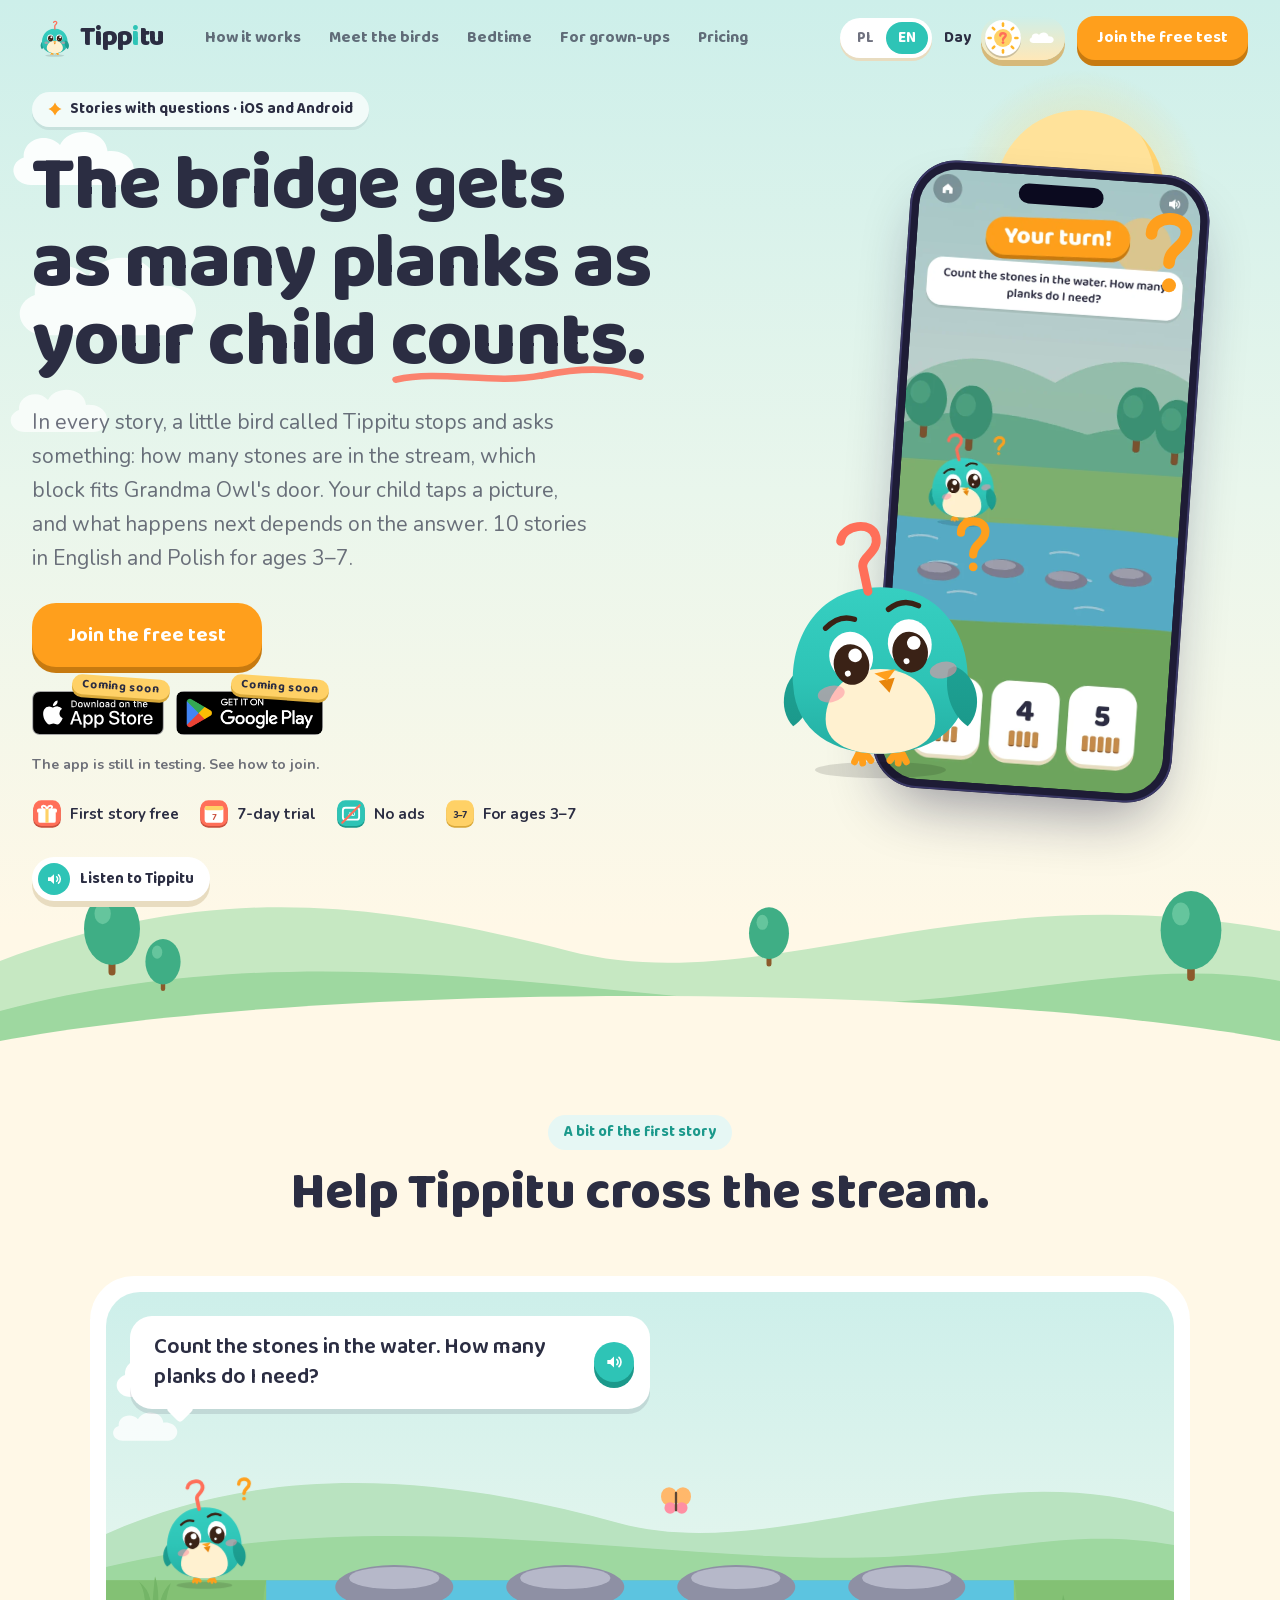
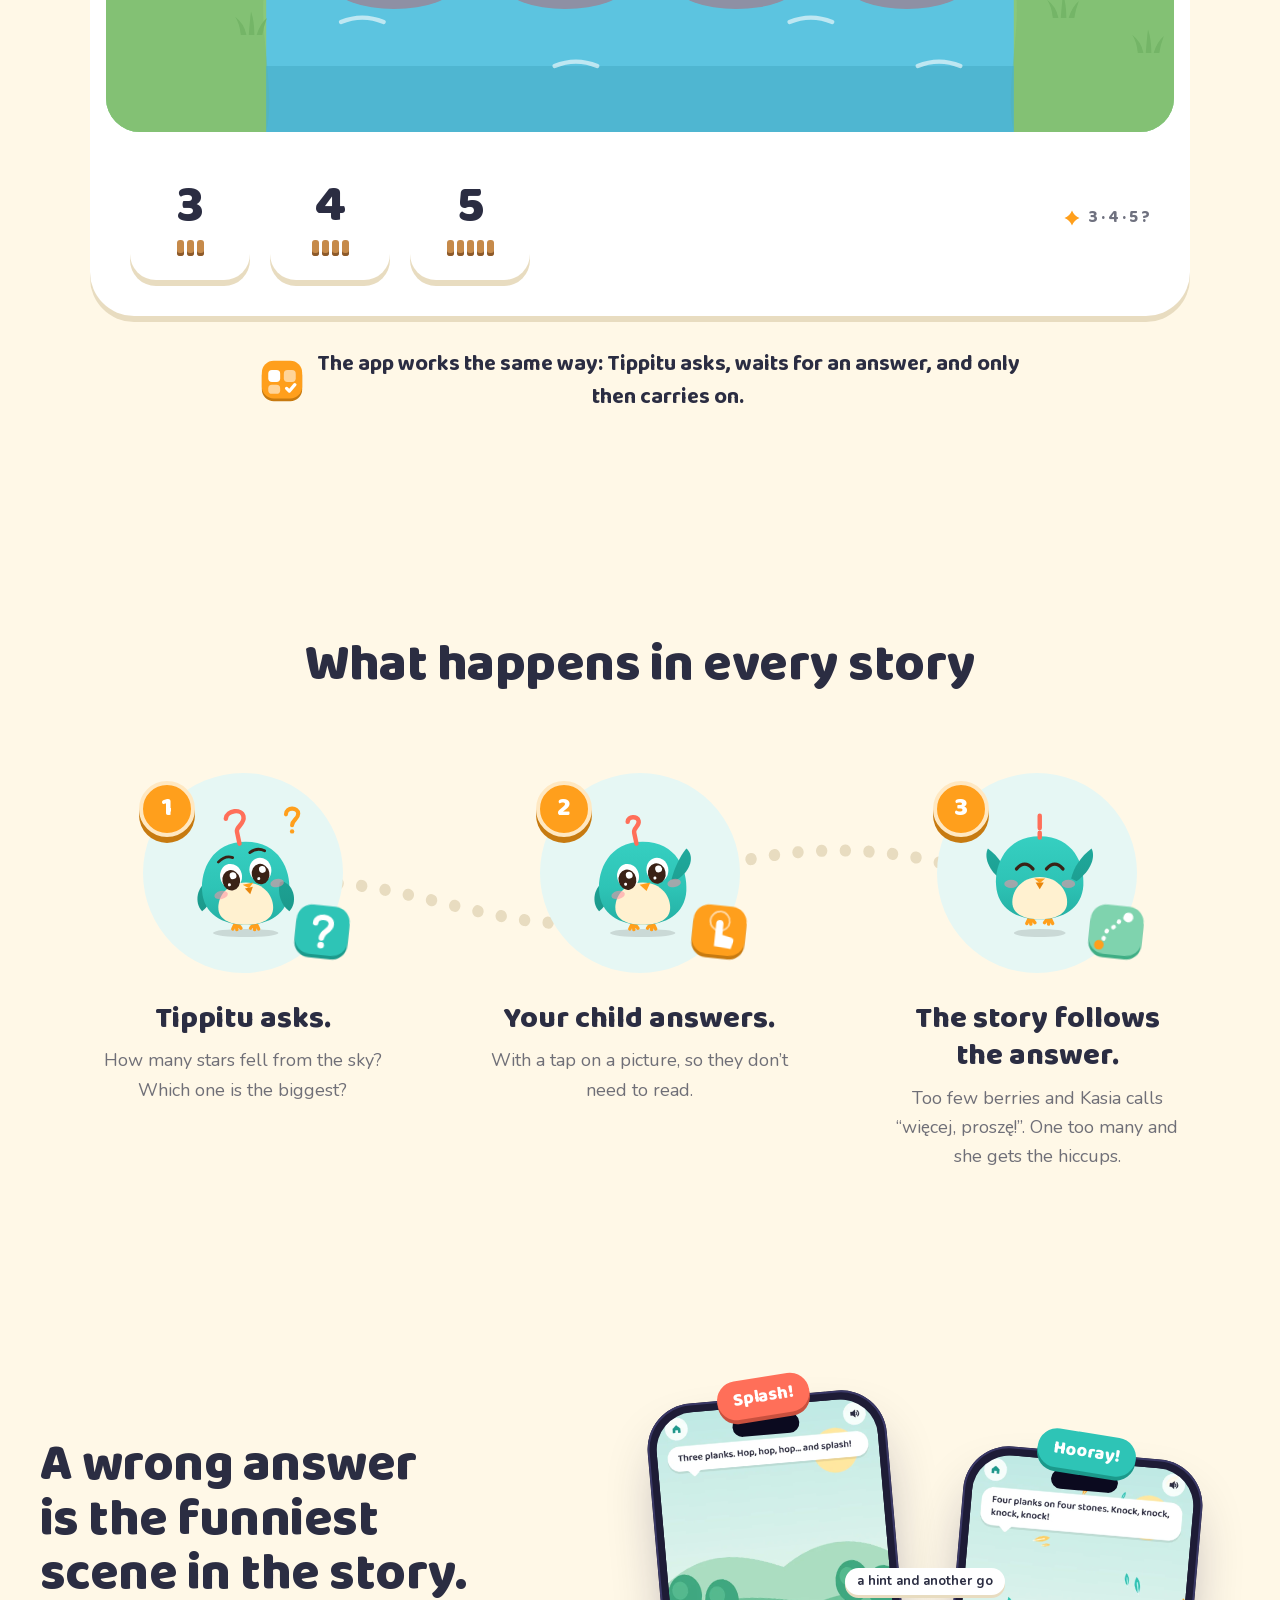
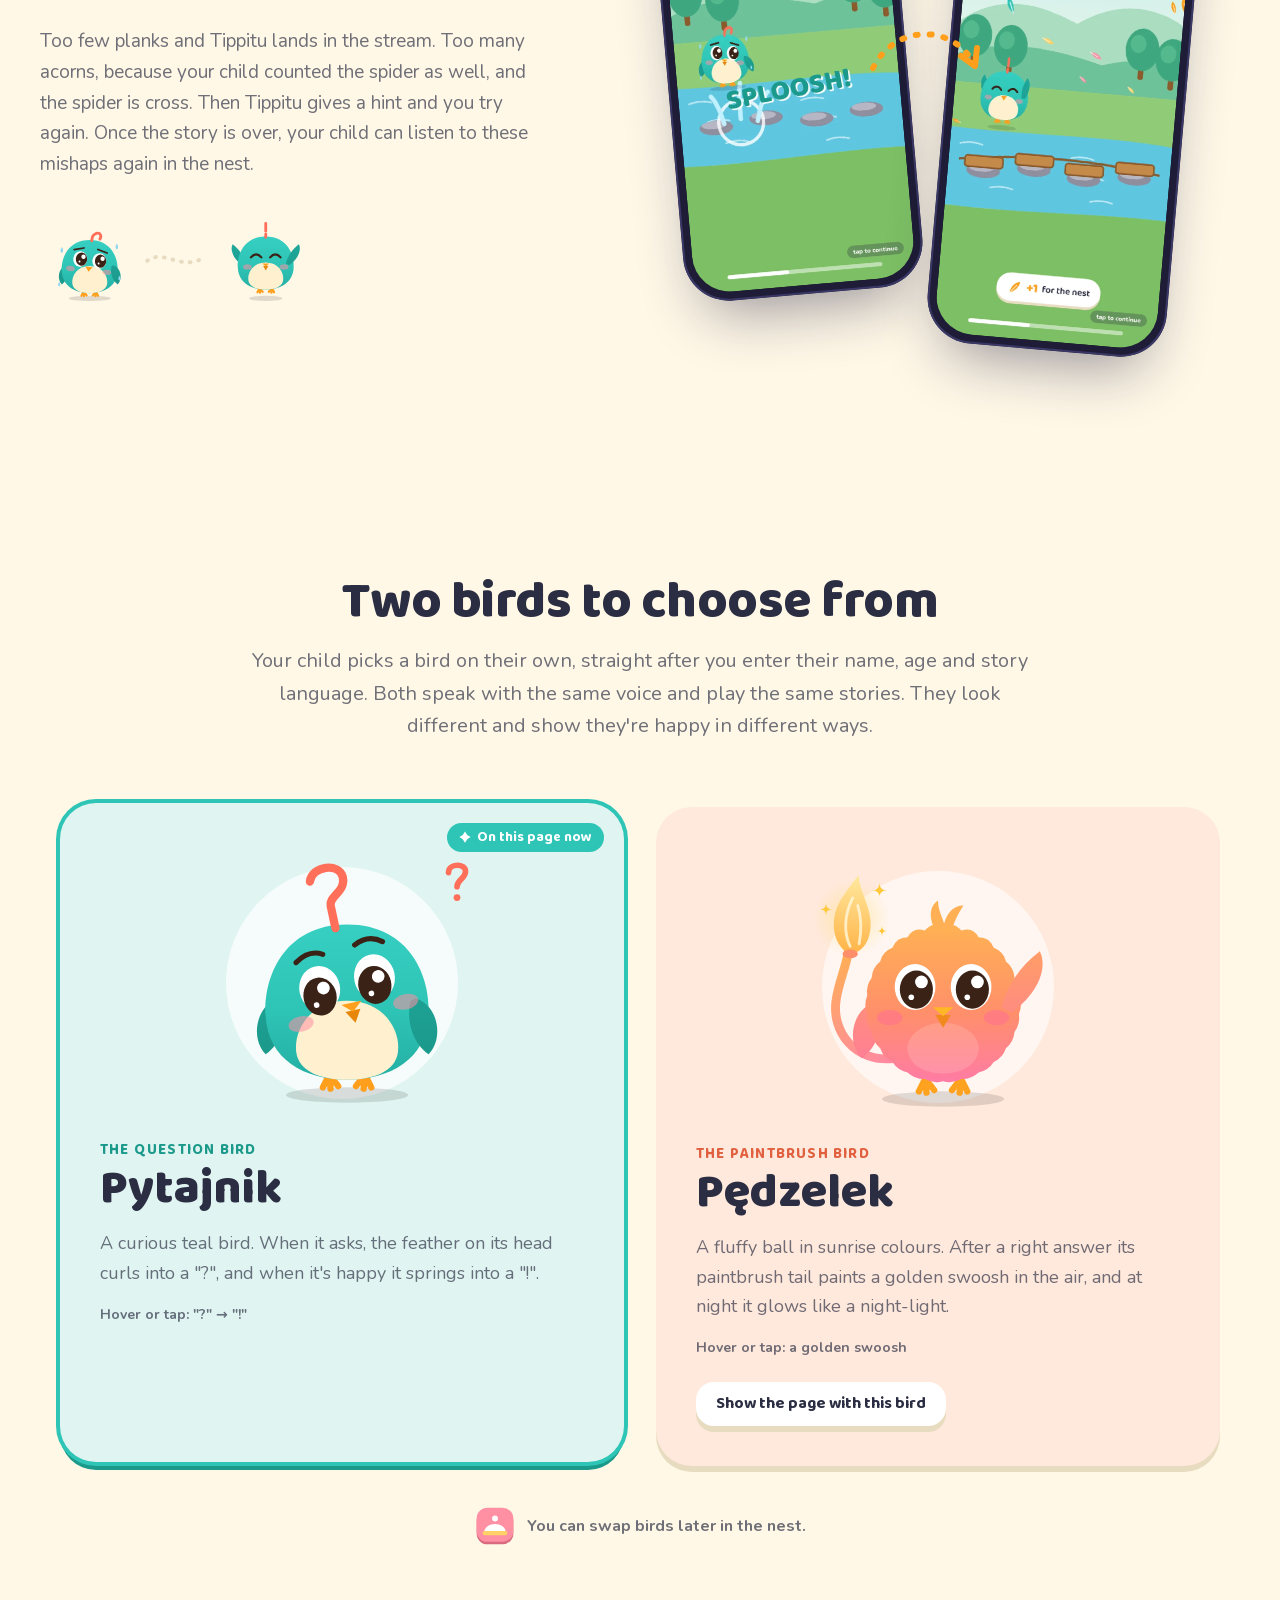
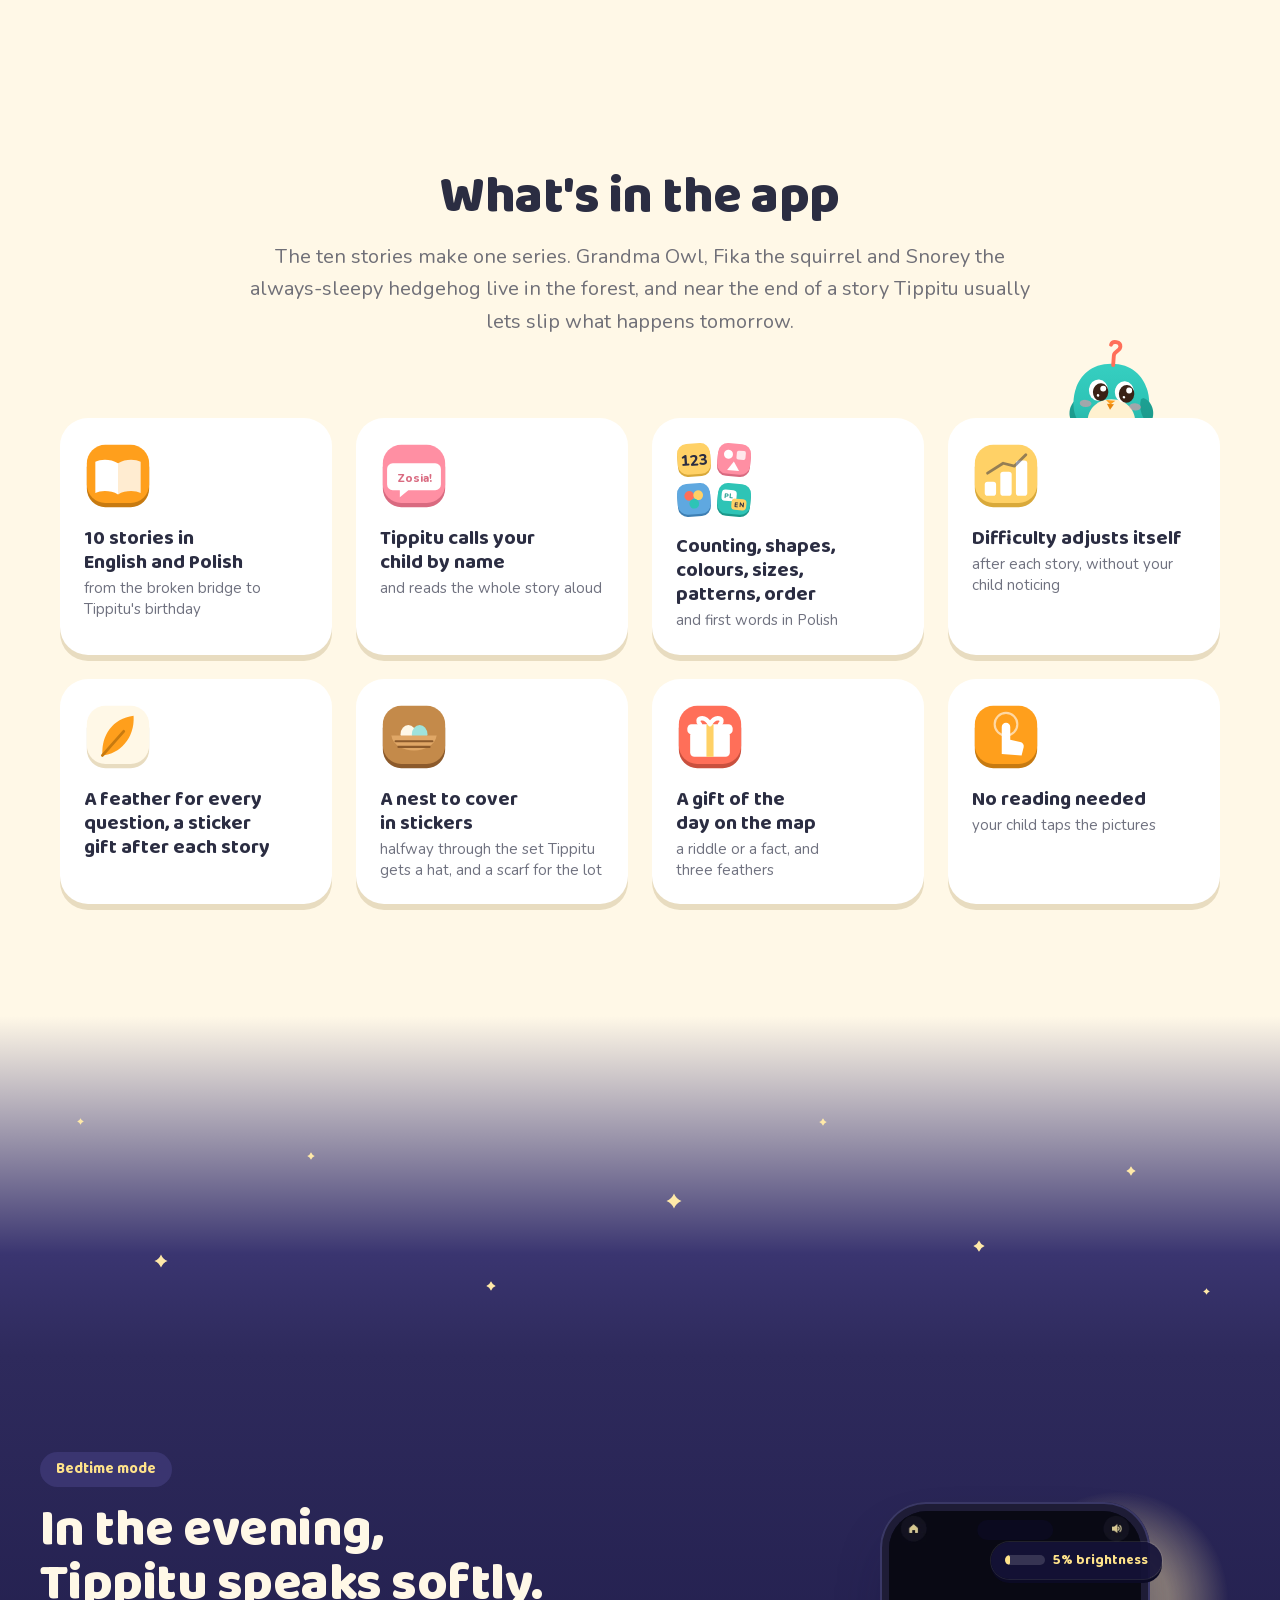
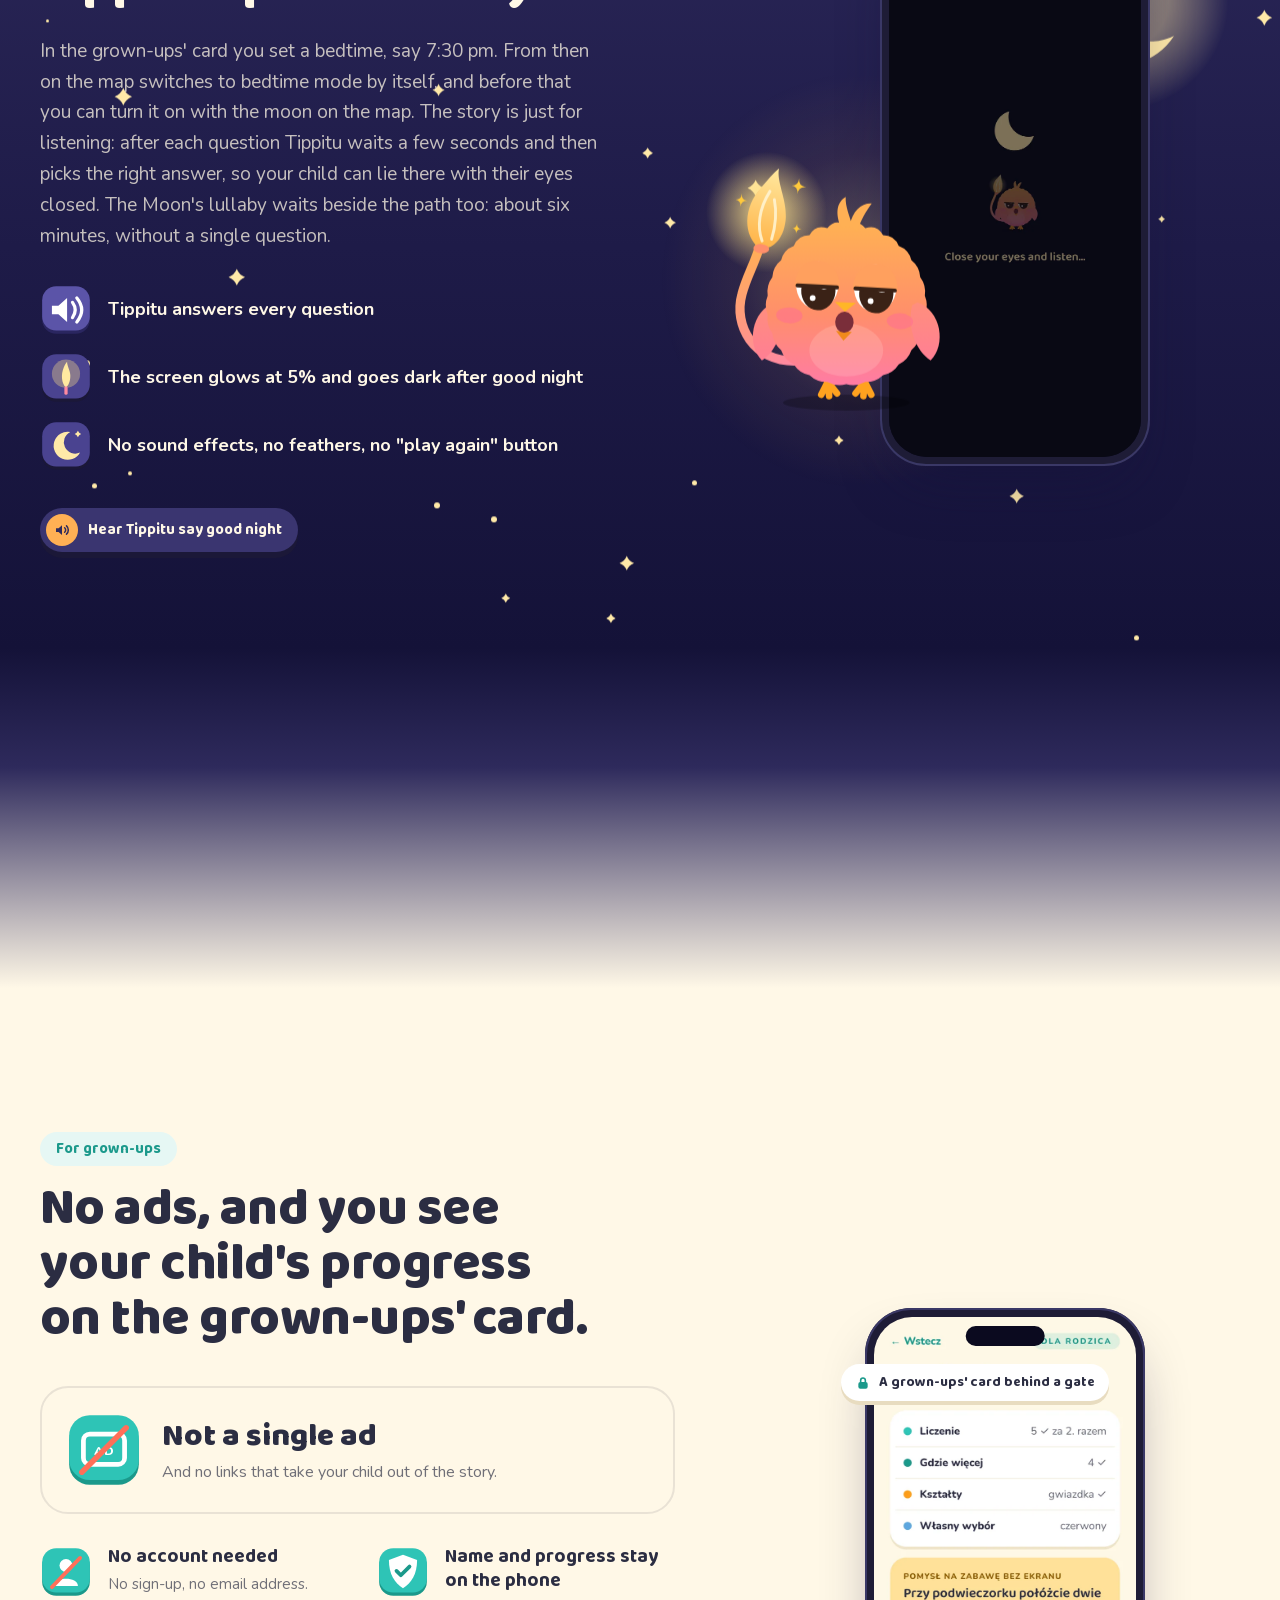
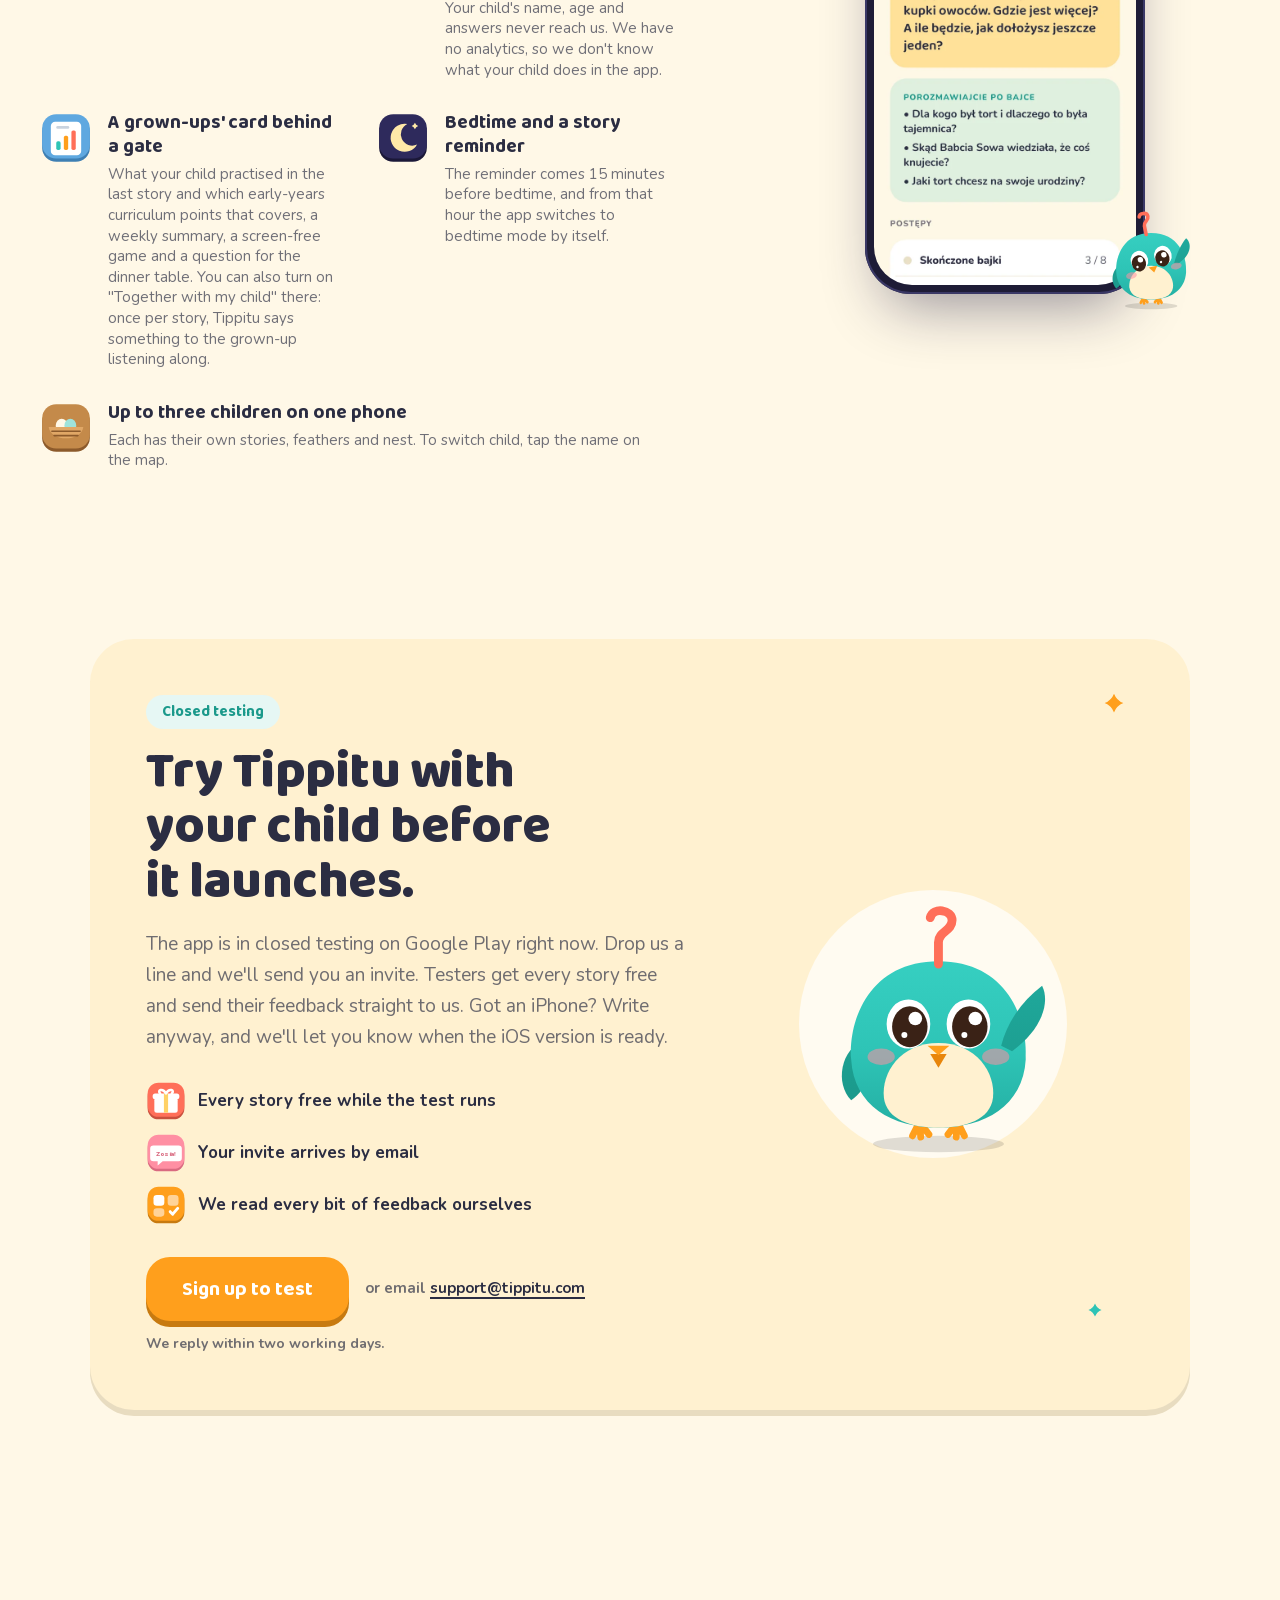
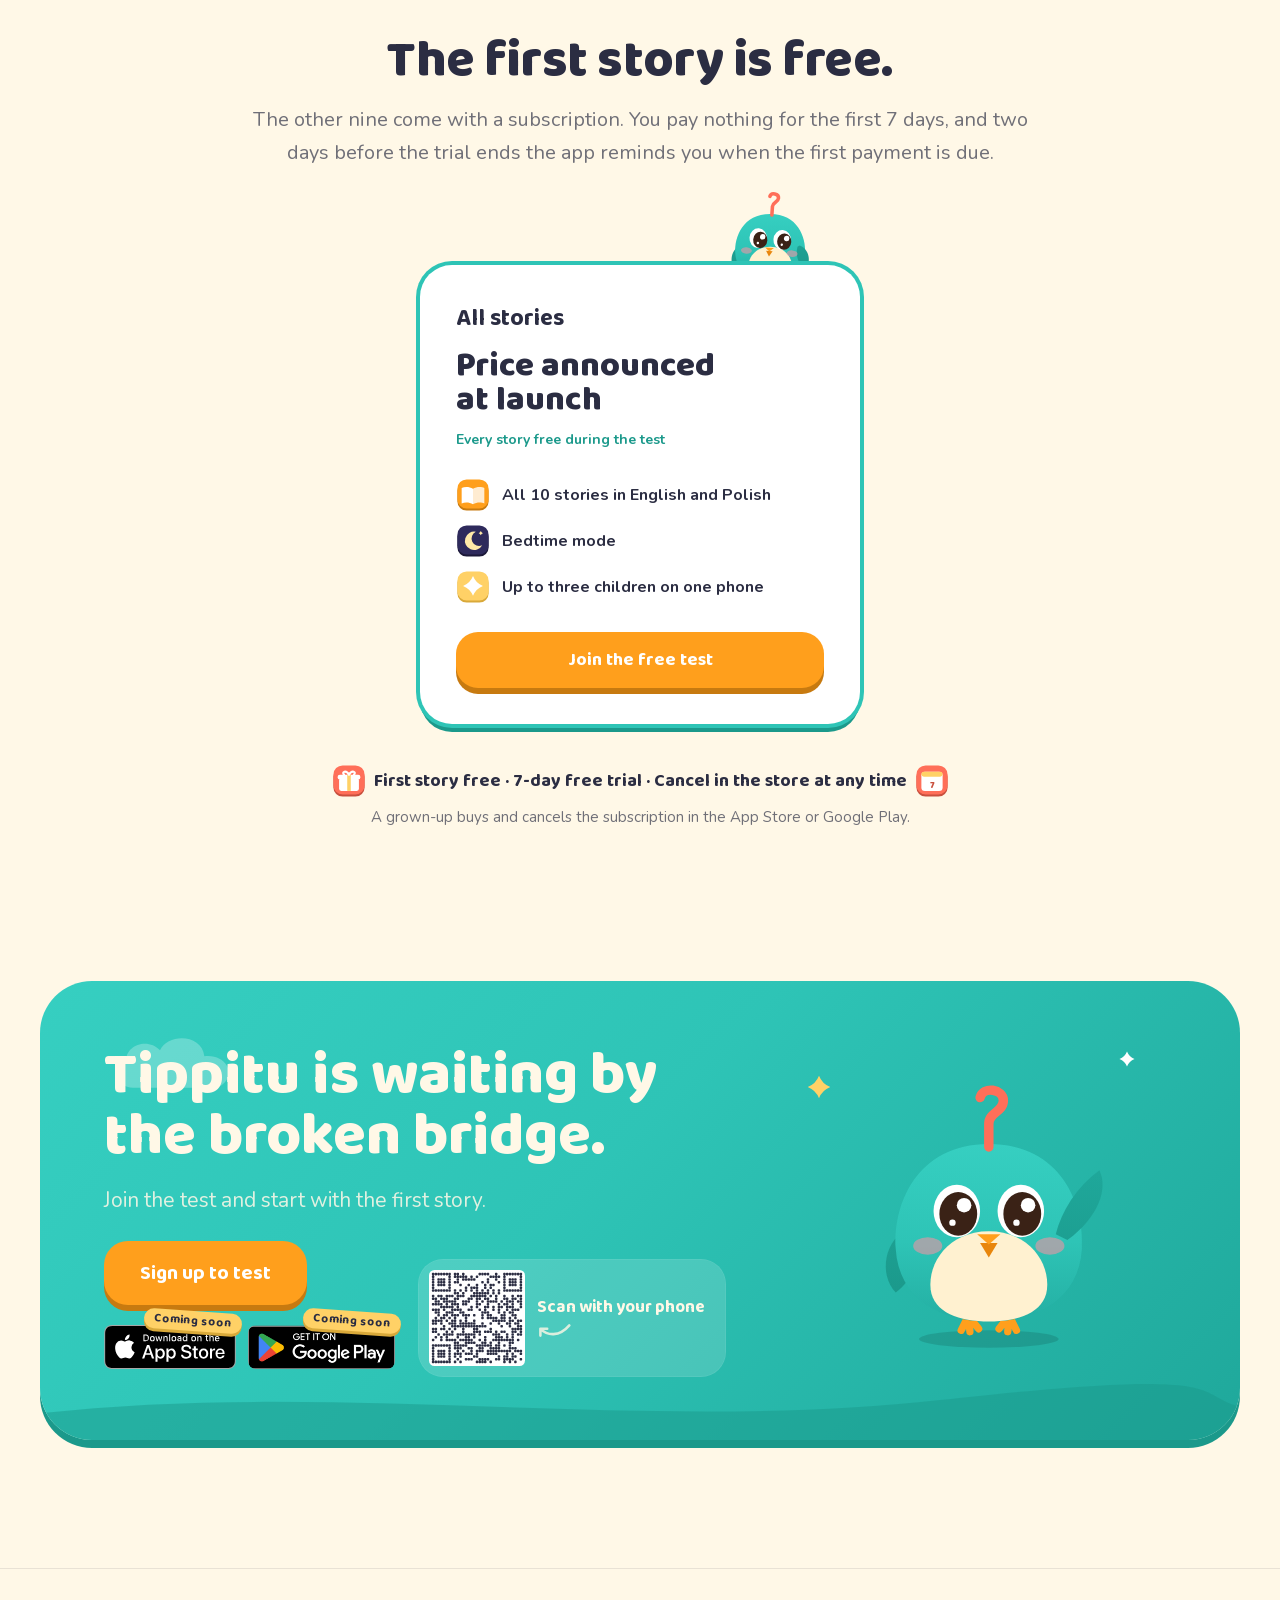
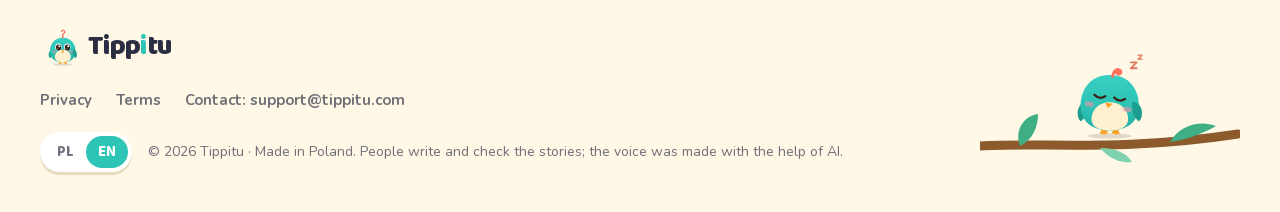
<file: en/index.html>
<!doctype html>
<html lang="en" data-lang="en" data-base="../" data-theme="day">
  <head>
    <meta charset="UTF-8" />
    <meta name="viewport" content="width=device-width, initial-scale=1.0, viewport-fit=cover" />
    <title>Tippitu: interactive stories for kids aged 3–7, in English and Polish</title>
    <meta name="description" content="Stories for kids aged 3–7 in English and Polish. Tippitu the bird asks, your child taps a picture, and the bridge gets as many planks as they counted. No ads, first story free." />
    <link rel="preload" href="../assets/fonts/baloo-latin.woff2" as="font" type="font/woff2" crossorigin />
    <link rel="preload" href="../assets/fonts/baloo-latin-ext.woff2" as="font" type="font/woff2" crossorigin />
    <link rel="preload" href="../assets/fonts/nunito-latin.woff2" as="font" type="font/woff2" crossorigin />
    <link rel="preload" href="../assets/fonts/nunito-latin-ext.woff2" as="font" type="font/woff2" crossorigin />
    <link rel="canonical" href="https://hardcodejan.github.io/tikitu-docs/en/" />
    <link rel="alternate" hreflang="en" href="https://hardcodejan.github.io/tikitu-docs/en/" />
    <link rel="alternate" hreflang="pl" href="https://hardcodejan.github.io/tikitu-docs/" />
    <link rel="alternate" hreflang="x-default" href="https://hardcodejan.github.io/tikitu-docs/" />
    <link rel="icon" href="../assets/brand/favicon-64.png" sizes="64x64" />
    <link rel="apple-touch-icon" href="../assets/brand/apple-touch-icon.png" />
    <meta name="theme-color" content="#fff8e7" />
    <meta property="og:type" content="website" />
    <meta property="og:site_name" content="Tippitu" />
    <meta property="og:locale" content="en_US" />
    <meta property="og:url" content="https://hardcodejan.github.io/tikitu-docs/en/" />
    <meta property="og:title" content="Tippitu: stories where your child's answer changes what happens" />
    <meta property="og:description" content="Stories for kids aged 3–7 in English and Polish. Tippitu the bird asks, your child taps a picture, and the bridge gets as many planks as they counted. No ads, first story free." />
    <meta property="og:image" content="https://hardcodejan.github.io/tikitu-docs/assets/brand/og-en.png" />
    <meta property="og:image:width" content="1200" />
    <meta property="og:image:height" content="630" />
    <meta name="twitter:card" content="summary_large_image" />
    <meta name="twitter:title" content="Tippitu: stories where your child's answer changes what happens" />
    <meta name="twitter:description" content="Stories for kids aged 3–7 in English and Polish. Tippitu the bird asks, your child taps a picture, and the bridge gets as many planks as they counted. No ads, first story free." />
    <meta name="twitter:image" content="https://hardcodejan.github.io/tikitu-docs/assets/brand/og-en.png" />
    <script type="application/ld+json">{"@context":"https://schema.org","@type":"MobileApplication","name":"Tippitu","operatingSystem":"iOS, Android","applicationCategory":"EducationalApplication","description":"Stories for kids aged 3–7 in English and Polish. Tippitu the bird asks, your child taps a picture, and the bridge gets as many planks as they counted. No ads, first story free.","inLanguage":"en","url":"https://hardcodejan.github.io/tikitu-docs/en/","offers":{"@type":"Offer","price":"0","priceCurrency":"USD"}}</script>
    <script>
      ;(function () {
        var h = document.documentElement
        h.classList.add('js')
        var t = 'day'
        try {
          var s = localStorage.getItem('tippitu-theme')
          if (s === 'night') t = s
        } catch (e) {}
        h.setAttribute('data-theme', t)
        if (t === 'night') {
          h.classList.add('pre-night')
          var m = document.querySelector('meta[name="theme-color"]')
          if (m) m.setAttribute('content', '#2e2a5c')
          // If the script never arrives, show the prerendered page rather than nothing.
          setTimeout(function () {
            h.classList.remove('pre-night')
          }, 1500)
        }
        // Scroll entrances hide content until React is in; without React, show everything.
        setTimeout(function () {
          if (!h.hasAttribute('data-hydrated')) h.classList.remove('js')
        }, 2500)
      })()
    </script>
    <script type="module" crossorigin src="../assets/app/entry-client-DZuP1AeD.js"></script>
    <link rel="stylesheet" crossorigin href="../assets/app/entry-client-C7ezQ9gv.css">
  </head>
  <body>
    <div id="root"><link rel="preload" as="image" href="../assets/badges/app-store-en.svg"/><link rel="preload" as="image" href="../assets/badges/google-play-en.png"/><link rel="preload" as="image" href="../assets/screens/dzien-pytajnik-pytanie-en.webp" fetchPriority="high"/><div class="min-h-screen overflow-x-clip bg-bg"><a href="#main" class="skip-link">Skip to content</a><header class="fixed inset-x-0 top-0 z-50 transition-[background-color,box-shadow] duration-300 "><div class="mx-auto flex h-[76px] max-w-[1320px] items-center gap-3 px-4 md:px-8"><a href="#top" class="group inline-flex items-center gap-1 " aria-label="Tippitu"><div class="bird bird-pytajnik bird-talk bird-nomark h-11 w-11 transition-transform duration-300 ease-[var(--ease-spring)] group-hover:-rotate-6 group-hover:scale-110" aria-hidden="true"><div class="bird-breathe"><div class="bird-pose"><svg xmlns="http://www.w3.org/2000/svg" viewBox="-10 -10 220 220" aria-hidden="true" focusable="false">
<defs>
<linearGradient id="R5a-body-question" x1="0" y1="54" x2="0" y2="176" gradientUnits="userSpaceOnUse"><stop offset="0" stop-color="#36CFC1"/><stop offset="0.55" stop-color="#2EC4B6"/><stop offset="1" stop-color="#24AFA3"/></linearGradient>
<linearGradient id="R5a-wing-question" x1="0" y1="70" x2="0" y2="158" gradientUnits="userSpaceOnUse"><stop offset="0" stop-color="#1FA89B"/><stop offset="1" stop-color="#1B998B"/></linearGradient>
</defs>
<ellipse id="R5a-shadow" cx="104" cy="188" rx="48" ry="6" fill="#000" opacity="0.12"/>
<g id="R5a-bird">
<path id="R5a-feet" d="M90 172 l-5 10 M90 172 l1 11 M90 172 l7 9 M118 172 l-7 9 M118 172 l-1 11 M118 172 l5 10" stroke="#FF9F1C" stroke-width="5" stroke-linecap="round"/>
<g class="ba-wing-left"><path id="R5a-wing-left" d="M50 112 C 32 118, 28 144, 40 156 C 52 148, 58 130, 54 114 Z" fill="url(#R5a-wing-question)"/></g>
<g id="R5a-body"><path d="M104 54 C 154 54, 170 96, 168 126 C 166 160, 138 176, 104 176 C 70 176, 42 160, 40 126 C 38 96, 54 54, 104 54 Z" fill="url(#R5a-body-question)"/><path id="R5a-belly" d="M104 114 C 132 114, 146 136, 144 154 C 142 170, 124 176, 104 176 C 84 176, 66 170, 64 154 C 62 136, 76 114, 104 114 Z" fill="#FFF1D0" opacity="1.0"/></g>
<g class="ba-wing-right"><path id="R5a-wing-right" d="M158 112 C 176 118, 180 144, 168 156 C 156 148, 150 130, 154 114 Z" fill="url(#R5a-wing-question)"/></g>
<g id="R5a-head" transform="rotate(0 104 100)">
<g class="ba-crest"><path id="R5a-crest" d="M104 56 L104 40 C 104 32, 114 32, 114 24 C 114 16, 100 14, 98 22" stroke="#FF6F59" stroke-width="6.5" fill="none" stroke-linecap="round" stroke-linejoin="round"/></g>
<g class="ba-eyes"><g id="R5a-eyes">
<ellipse cx="82" cy="100" rx="16" ry="18" fill="#fff"/><ellipse cx="126" cy="100" rx="16" ry="18" fill="#fff"/>
<g class="ba-pupils"><g id="R5a-pupils" transform="translate(0 0)">
<ellipse cx="83" cy="102" rx="13" ry="15" fill="#3A2216"/><ellipse cx="127" cy="102" rx="13" ry="15" fill="#3A2216"/>
<ellipse cx="87" cy="96" rx="5" ry="5" fill="#fff"/><ellipse cx="131" cy="96" rx="5" ry="5" fill="#fff"/><ellipse cx="79" cy="108" rx="2.2" ry="2.2" fill="#fff"/><ellipse cx="123" cy="108" rx="2.2" ry="2.2" fill="#fff"/>
</g></g></g></g>
<g id="R5a-cheeks"><ellipse cx="62" cy="124" rx="10" ry="6" fill="#FF8FA3" opacity="0.55"/><ellipse cx="146" cy="124" rx="10" ry="6" fill="#FF8FA3" opacity="0.55"/></g>
<g id="R5a-beak"><path d="M98 122 L110 122 L104 132 Z" fill="#E8860C"/><path d="M96 116 L112 116 L104 123 Z" fill="#FF9F1C"/></g>
</g>
</g>
</svg></div></div></div><span class="font-display text-[28px] font-extrabold leading-none tracking-tight text-ink">Tipp<span class="text-accent">i</span>tu</span></a><nav class="ml-4 hidden lg:flex" aria-label="Main"><a href="#jak-to-dziala" class="rounded-full px-3.5 py-2 font-display text-[16px] font-bold text-ink-soft transition-colors hover:bg-tint hover:text-ink">How it works</a><a href="#ptaszki" class="rounded-full px-3.5 py-2 font-display text-[16px] font-bold text-ink-soft transition-colors hover:bg-tint hover:text-ink">Meet the birds</a><a href="#na-dobranoc" class="rounded-full px-3.5 py-2 font-display text-[16px] font-bold text-ink-soft transition-colors hover:bg-tint hover:text-ink">Bedtime</a><a href="#dla-rodzicow" class="rounded-full px-3.5 py-2 font-display text-[16px] font-bold text-ink-soft transition-colors hover:bg-tint hover:text-ink">For grown-ups</a><a href="#cena" class="rounded-full px-3.5 py-2 font-display text-[16px] font-bold text-ink-soft transition-colors hover:bg-tint hover:text-ink">Pricing</a></nav><div class="ml-auto flex items-center gap-2.5 md:gap-3"><div role="group" aria-label="Page language" class="relative grid h-10 w-[92px] shrink-0 grid-cols-2 rounded-full bg-surface p-1 shadow-[0_3px_0_var(--surface-shadow)] hidden md:grid"><span class="absolute bottom-1 left-1 top-1 w-[42px] rounded-full bg-accent translate-x-[42px]" aria-hidden="true"></span><a href="../" hrefLang="pl" lang="pl" title="Wersja polska" class="relative z-10 grid place-items-center rounded-full font-display text-[15px] font-bold uppercase text-ink-soft transition-colors duration-300 hover:text-ink">pl</a><span aria-current="page" lang="en" class="relative z-10 grid place-items-center rounded-full font-display text-[15px] font-bold uppercase text-white night:text-navy">en</span></div><div class="flex items-center gap-2.5"><span class="hidden whitespace-nowrap text-right font-display text-[15px] font-bold text-ink xl:inline">Day</span><button type="button" role="switch" aria-checked="false" aria-label="Page theme: Day / Bedtime" title="Day / Bedtime" class="chunky relative h-[44px] w-[84px] shrink-0 overflow-hidden rounded-full bg-[linear-gradient(180deg,#CDEFEA,#FFE8B8)] [--sh:#D6B97A]"><svg viewBox="0 0 240 120" class="absolute right-2 top-[14px] w-[30px] text-white transition-all duration-500 opacity-100" aria-hidden="true"><path d="M50 104 C20 104, 10 70, 38 60 C36 30, 76 18, 96 40 C110 10, 168 12, 172 50 C206 46, 226 76, 206 96 C200 102, 194 104, 186 104 Z" fill="currentColor"></path></svg><span class="absolute inset-0 transition-opacity duration-500 opacity-0"><svg viewBox="0 0 64 64" class="absolute left-[12px] top-[10px] w-[9px] text-moon" aria-hidden="true"><path d="M32 2 Q40.4 23.6 62 32 Q40.4 40.4 32 62 Q23.6 40.4 2 32 Q23.6 23.6 32 2 Z" fill="currentColor"></path></svg><svg viewBox="0 0 64 64" class="absolute left-[26px] top-[25px] w-[6px] text-moon" aria-hidden="true"><path d="M32 2 Q40.4 23.6 62 32 Q40.4 40.4 32 62 Q23.6 40.4 2 32 Q23.6 23.6 32 2 Z" fill="currentColor"></path></svg><span class="absolute left-[33px] top-[12px] h-[3px] w-[3px] rounded-full bg-moon"></span></span><span class="absolute left-[4px] top-[4px] grid h-[36px] w-[36px] place-items-center rounded-full shadow-[0_2px_0_rgba(0,0,0,0.18)] transition-[transform,background-color] duration-500 ease-[var(--ease-spring)] translate-x-0 bg-white"><span class="absolute inset-[1px] transition-all duration-500 ease-[var(--ease-spring)] opacity-100"><svg viewBox="0 0 40 40" class="h-full w-full" aria-hidden="true"><g class="sun-rays" style="transform-origin:20px 20px"><rect x="18.5" y="1.5" width="3" height="5.5" rx="1.5" fill="#FFB627" transform="rotate(0 20 20)"></rect><rect x="18.5" y="1.5" width="3" height="5.5" rx="1.5" fill="#FFB627" transform="rotate(45 20 20)"></rect><rect x="18.5" y="1.5" width="3" height="5.5" rx="1.5" fill="#FFB627" transform="rotate(90 20 20)"></rect><rect x="18.5" y="1.5" width="3" height="5.5" rx="1.5" fill="#FFB627" transform="rotate(135 20 20)"></rect><rect x="18.5" y="1.5" width="3" height="5.5" rx="1.5" fill="#FFB627" transform="rotate(180 20 20)"></rect><rect x="18.5" y="1.5" width="3" height="5.5" rx="1.5" fill="#FFB627" transform="rotate(225 20 20)"></rect><rect x="18.5" y="1.5" width="3" height="5.5" rx="1.5" fill="#FFB627" transform="rotate(270 20 20)"></rect><rect x="18.5" y="1.5" width="3" height="5.5" rx="1.5" fill="#FFB627" transform="rotate(315 20 20)"></rect></g><circle cx="20" cy="20" r="10.5" fill="#FFD166"></circle><path d="M16.8 17 C16.8 13.6 23.2 13.6 23.2 16.8 C23.2 19.3 20 19.5 20 22" stroke="#FF6F59" stroke-width="2.8" fill="none" stroke-linecap="round"></path><circle cx="20" cy="25.4" r="1.6" fill="#FF6F59"></circle></svg></span><span class="absolute inset-[2px] transition-all duration-500 ease-[var(--ease-spring)] -rotate-90 scale-50 opacity-0"><svg viewBox="0 0 40 40" class="h-full w-full" aria-hidden="true"><circle cx="28" cy="11" r="9" fill="#FFE38A" opacity="0.35"></circle><path d="M21 9 A12.5 12.5 0 1 0 31 27 A9.5 9.5 0 1 1 21 9 Z" fill="#FFE9A8"></path><path d="M28 17.5 C25 15.5 25 10.5 28 6.5 C29 9.5 32 11.5 31.5 14.5 C31.2 17 29.8 18.1 28 17.5 Z" fill="#FFE38A"></path><path d="M28 17.5 C27.4 21 25.6 23 23 24" stroke="#FF8AA0" stroke-width="1.8" fill="none" stroke-linecap="round"></path></svg></span></span></button></div><div class="hidden sm:block"><a href="#testy" class="chunky inline-flex select-none items-center justify-center gap-2 whitespace-nowrap font-display font-bold leading-none h-11 px-5 text-[16px] rounded-[18px] bg-[var(--btn)] text-[var(--on-btn)] [--sh:var(--btn-shadow)]  ">Join the free test</a></div><button type="button" class="grid h-11 w-11 place-items-center rounded-full bg-surface text-ink shadow-[0_3px_0_var(--surface-shadow)] lg:hidden" aria-expanded="false" aria-label="Menu"><svg viewBox="0 0 24 24" class="h-6 w-6" aria-hidden="true"><path d="M4 7h16M4 12h16M4 17h10" stroke="currentColor" stroke-width="2.6" stroke-linecap="round"></path></svg></button></div></div></header><main id="main" tabindex="-1" class="outline-none"><section id="top" class="relative overflow-hidden bg-[linear-gradient(180deg,#CDEFEA_0%,#E9F6EC_45%,#FFF8E7_85%)] pt-[76px] night:bg-[radial-gradient(120%_90%_at_72%_8%,#3A3572_0%,#2E2A5C_35%,#141238_100%)]"><div class="pointer-events-none absolute inset-0" aria-hidden="true"><div class="parallax absolute -right-[8%] top-[84px] sm:right-[6%] sm:top-[96px] md:right-[9%] md:top-[110px]" style="--speed:0.25"><div class="sun relative h-[104px] w-[104px] sm:h-[120px] sm:w-[120px] md:h-[170px] md:w-[170px]"><div class="absolute -inset-10 rounded-full bg-[radial-gradient(closest-side,rgba(255,209,102,0.55),transparent)]"></div><div class="absolute inset-0 rounded-full bg-[#FFE29A] shadow-[inset_-10px_-12px_0_rgba(255,183,39,0.35)]"></div></div><div class="moon absolute -left-6 -top-6 h-[130px] w-[130px] sm:h-[150px] sm:w-[150px] md:h-[210px] md:w-[210px]"><svg viewBox="0 0 200 200" class="h-full w-full" aria-hidden="true"><defs><radialGradient id="mgR4kb" cx="100" cy="100" r="100" gradientUnits="userSpaceOnUse"><stop offset="0.45" stop-color="#FFE9A8" stop-opacity="0.45"></stop><stop offset="1" stop-color="#FFE9A8" stop-opacity="0"></stop></radialGradient></defs><circle cx="100" cy="100" r="100" fill="url(#mgR4kb)"></circle><path d="M120 46 A58 58 0 1 0 150 132 A46 46 0 1 1 120 46 Z" fill="#FFE9A8"></path></svg></div></div><div class="absolute inset-0 transition-opacity duration-700 night:opacity-0"><svg viewBox="0 0 240 120" class="cloud-drift absolute top-[120px] w-[150px] text-white/90" style="--dur:80s;--delay:-20s" aria-hidden="true"><path d="M50 104 C20 104, 10 70, 38 60 C36 30, 76 18, 96 40 C110 10, 168 12, 172 50 C206 46, 226 76, 206 96 C200 102, 194 104, 186 104 Z" fill="currentColor"></path></svg><svg viewBox="0 0 240 120" class="cloud-drift absolute top-[240px] w-[220px] text-white/80" style="--dur:110s;--delay:-70s" aria-hidden="true"><path d="M50 104 C20 104, 10 70, 38 60 C36 30, 76 18, 96 40 C110 10, 168 12, 172 50 C206 46, 226 76, 206 96 C200 102, 194 104, 186 104 Z" fill="currentColor"></path></svg><svg viewBox="0 0 240 120" class="cloud-drift absolute top-[380px] w-[120px] text-white/70" style="--dur:95s;--delay:-45s" aria-hidden="true"><path d="M50 104 C20 104, 10 70, 38 60 C36 30, 76 18, 96 40 C110 10, 168 12, 172 50 C206 46, 226 76, 206 96 C200 102, 194 104, 186 104 Z" fill="currentColor"></path></svg></div></div><div class="relative mx-auto grid max-w-[1320px] items-center gap-6 px-5 pb-[150px] pt-8 md:px-8 md:pb-[190px] lg:min-h-[760px] lg:grid-cols-[1.08fr_0.92fr] lg:pt-4"><div class="relative z-10"><p class="mb-5 inline-flex items-center gap-2 rounded-full bg-white/70 px-4 py-1.5 font-display text-[15px] font-bold text-ink shadow-[0_3px_0_rgba(43,45,66,0.08)] night:bg-white/10"><svg viewBox="0 0 64 64" class="h-3.5 w-3.5 text-[#FF9F1C] night:text-gold" aria-hidden="true"><path d="M32 2 Q40.4 23.6 62 32 Q40.4 40.4 32 62 Q23.6 40.4 2 32 Q23.6 23.6 32 2 Z" fill="currentColor"></path></svg>Stories with questions · iOS and Android</p><div class="relative"><h1 class="text-[42px] font-extrabold leading-[1] tracking-[-0.015em] text-ink sm:text-[56px] lg:text-[68px] xl:text-[78px] ">The bridge gets as many planks as your child <span class="relative inline-block whitespace-nowrap"><span class="relative z-10">counts.</span><svg viewBox="0 0 300 30" preserveAspectRatio="none" class="absolute -bottom-[0.08em] left-0 h-[0.28em] w-full" aria-hidden="true"><path d="M6 20 C 60 6, 120 28, 180 14 S 270 8, 294 16" stroke="#FF6F59" stroke-width="9" fill="none" stroke-linecap="round" opacity="0.85"></path></svg></span></h1></div><p class="mt-6 max-w-[560px] text-[18px] leading-relaxed text-ink-soft md:text-[21px] ">In every story, a little bird called Tippitu stops and asks something: how many stones are in the stream, which block fits Grandma Owl&#x27;s door. Your child taps a picture, and what happens next depends on the answer. 10 stories in English and Polish for ages 3–7.</p><div class="mt-7"><a href="#testy" class="chunky inline-flex select-none items-center justify-center gap-2 whitespace-nowrap font-display font-bold leading-none h-16 px-9 text-[20px] rounded-[24px] bg-[var(--btn)] text-[var(--on-btn)] [--sh:var(--btn-shadow)]  ">Join the free test</a></div><div class="flex flex-wrap items-center gap-3 pt-5 mt-1"><div data-reveal="wiggle" class="" style="--i:0"><a href="#testy" class="relative inline-block shrink-0 transition-transform duration-200 ease-[var(--ease-spring)] hover:-translate-y-0.5" aria-label="Download on the App Store (Coming soon)" title="The app is still in testing. See how to join."><img src="../assets/badges/app-store-en.svg" alt="Download on the App Store" style="height:44px;width:131.56px" class="block object-contain"/><span class="badge-ribbon pointer-events-none absolute -top-[14px] right-[-6px] rotate-[4deg] whitespace-nowrap rounded-full bg-[#FFD166] px-2.5 py-[4px] font-display text-[12px] font-bold leading-none text-[#2B2D42] shadow-[0_3px_0_#D9A93A]">Coming soon</span></a></div><div data-reveal="wiggle" class="" style="--i:1"><a href="#testy" class="relative inline-block shrink-0 transition-transform duration-200 ease-[var(--ease-spring)] hover:-translate-y-0.5" style="height:44px;width:147.71428571428572px" aria-label="Get it on Google Play (Coming soon)" title="The app is still in testing. See how to join."><span class="absolute inset-0 overflow-hidden rounded-[8px]"><img src="../assets/badges/google-play-en.png" alt="Get it on Google Play" class="absolute max-w-none" style="width:169.1904761904762px;height:65.47619047619048px;left:-10.738095238095239px;top:-10.738095238095239px"/></span><span class="badge-ribbon pointer-events-none absolute -top-[14px] right-[-6px] rotate-[4deg] whitespace-nowrap rounded-full bg-[#FFD166] px-2.5 py-[4px] font-display text-[12px] font-bold leading-none text-[#2B2D42] shadow-[0_3px_0_#D9A93A]">Coming soon</span></a></div><p class="basis-full text-[14px] font-bold text-ink-soft">The app is still in testing. See how to join.</p></div><ul class="mt-6 flex flex-wrap gap-x-5 gap-y-3"><li class="inline-flex items-center gap-2 text-[15px] font-bold text-ink"><span class="inline-block shrink-0 align-middle [&amp;_svg]:block " style="width:30px;height:30px" aria-hidden="true"><svg xmlns="http://www.w3.org/2000/svg" width="100%" height="100%" aria-hidden="true" focusable="false" viewBox="0 0 96 96">
<rect x="4" y="10" width="88" height="82" rx="26" fill="#C9503E"/><rect x="4" y="4" width="88" height="82" rx="26" fill="#FF6F59"/>
<rect x="20" y="40" width="56" height="36" rx="6" fill="#fff"/><rect x="16" y="30" width="64" height="14" rx="6" fill="#fff"/><rect x="43" y="30" width="10" height="46" fill="#FFD166"/><path d="M48 30 C40 16, 26 22, 34 30 M48 30 C56 16, 70 22, 62 30" stroke="#fff" stroke-width="6" fill="none" stroke-linecap="round"/>
</svg>
</span>First story free</li><li class="inline-flex items-center gap-2 text-[15px] font-bold text-ink"><span class="inline-block shrink-0 align-middle [&amp;_svg]:block " style="width:30px;height:30px" aria-hidden="true"><svg xmlns="http://www.w3.org/2000/svg" width="100%" height="100%" aria-hidden="true" focusable="false" viewBox="0 0 96 96">
<rect x="4" y="10" width="88" height="82" rx="26" fill="#C9503E"/><rect x="4" y="4" width="88" height="82" rx="26" fill="#FF6F59"/>
<rect x="18" y="22" width="60" height="54" rx="10" fill="#fff"/><rect x="18" y="22" width="60" height="14" rx="7" fill="#FFD166"/><text x="48" y="68" font-family="Baloo 2, Arial Rounded MT Bold, sans-serif" font-weight="800" font-size="26" fill="#C9503E" text-anchor="middle">7</text>
</svg>
</span>7-day trial</li><li class="inline-flex items-center gap-2 text-[15px] font-bold text-ink"><span class="inline-block shrink-0 align-middle [&amp;_svg]:block " style="width:30px;height:30px" aria-hidden="true"><svg xmlns="http://www.w3.org/2000/svg" width="100%" height="100%" aria-hidden="true" focusable="false" viewBox="0 0 96 96">
<rect x="4" y="10" width="88" height="82" rx="26" fill="#1B998B"/><rect x="4" y="4" width="88" height="82" rx="26" fill="#2EC4B6"/>
<rect x="22" y="28" width="52" height="38" rx="8" fill="none" stroke="#fff" stroke-width="6"/><text x="48" y="54" font-family="Baloo 2, Arial Rounded MT Bold, sans-serif" font-weight="800" font-size="16" fill="#fff" text-anchor="middle">AD</text><path d="M20 76 L76 20" stroke="#FF6F59" stroke-width="7" stroke-linecap="round"/>
</svg>
</span>No ads</li><li class="inline-flex items-center gap-2 text-[15px] font-bold text-ink"><span class="inline-block shrink-0 align-middle [&amp;_svg]:block " style="width:30px;height:30px" aria-hidden="true"><svg xmlns="http://www.w3.org/2000/svg" width="100%" height="100%" aria-hidden="true" focusable="false" viewBox="0 0 96 96">
<rect x="4" y="10" width="88" height="82" rx="26" fill="#D9A93A"/><rect x="4" y="4" width="88" height="82" rx="26" fill="#FFD166"/>
<text x="48" y="60" font-family="Baloo 2, Arial Rounded MT Bold, sans-serif" font-weight="800" font-size="28" fill="#2B2D42" text-anchor="middle">3–7</text>
</svg>
</span>For ages 3–7</li></ul><button type="button" aria-pressed="false" class="chunky inline-flex h-11 items-center gap-2.5 rounded-full bg-surface pl-1.5 pr-4 font-display text-[15px] font-bold text-ink [--sh:var(--surface-shadow)] mt-7"><span class="grid h-8 w-8 place-items-center rounded-full bg-accent text-white night:text-navy"><svg viewBox="0 0 24 24" class="h-[18px] w-[18px]" aria-hidden="true"><path d="M4 9.5h3.5L12 5.5v13l-4.5-4H4z" fill="currentColor"></path><path d="M15.5 9a4 4 0 0 1 0 6M18 6.5a7.5 7.5 0 0 1 0 11" stroke="currentColor" stroke-width="2" fill="none" stroke-linecap="round"></path></svg></span><span aria-live="polite">Listen to Tippitu</span></button></div><div class="relative mx-auto mt-6 h-[520px] w-full max-w-[460px] sm:h-[600px] lg:mt-0 lg:h-[660px]"><div class="absolute left-[30%] top-0 w-[230px] rotate-[4deg] sm:left-[32%] sm:w-[270px] lg:w-[300px]"><div class="relative "><div class="relative rounded-[46px] bg-[#1E1C36] p-[9px] shadow-[0_30px_60px_-20px_rgba(20,18,56,0.45),inset_0_0_0_2px_#3A3866]"><div class="relative aspect-[1290/2796] overflow-hidden rounded-[38px] bg-[#0b0a1f]" style="container-type:size"><img src="../assets/screens/dzien-pytajnik-pytanie-en.webp" alt="Tippitu app screen: a question about planks and the child&#x27;s answer" width="640" height="1387" loading="eager" fetchPriority="high" decoding="async" class="absolute inset-0 h-full w-full object-cover transition-opacity duration-500 opacity-100"/><img src="../assets/screens/dzien-pytajnik-hurra-en.webp" alt="" width="640" height="1387" loading="lazy" decoding="async" class="absolute inset-0 h-full w-full object-cover transition-opacity duration-500 opacity-0"/><span class="absolute left-1/2 top-[9px] h-[20px] w-[30%] -translate-x-1/2 rounded-full bg-[#0b0a1f]" aria-hidden="true"></span></div></div></div></div><div class="pointer-events-none absolute right-0 top-[6%] w-[54px] md:w-[70px]" aria-hidden="true"><svg viewBox="0 0 120 160" class="float-slow w-full text-[#FF9F1C]" aria-hidden="true"><path d="M30 48 C30 14, 90 14, 90 44 C90 70, 60 72, 60 98" stroke="currentColor" stroke-width="20" fill="none" stroke-linecap="round"></path><circle cx="60" cy="136" r="12" fill="currentColor"></circle></svg></div><div class="parallax absolute -left-[4%] bottom-[4%] z-10 w-[210px] sm:w-[270px] lg:w-[300px]" style="view-transition-name:hero-bird;--speed:-0.04"><div class=""><div class="bird bird-pytajnik bird-ask  relative aspect-square w-full" role="img" aria-label="Pytajnik"><div class="bird-breathe"><div class="bird-pose"><svg xmlns="http://www.w3.org/2000/svg" viewBox="-10 -10 220 220" aria-hidden="true" focusable="false">
<defs>
<linearGradient id="Rn8b-body-question" x1="0" y1="54" x2="0" y2="176" gradientUnits="userSpaceOnUse"><stop offset="0" stop-color="#36CFC1"/><stop offset="0.55" stop-color="#2EC4B6"/><stop offset="1" stop-color="#24AFA3"/></linearGradient>
<linearGradient id="Rn8b-wing-question" x1="0" y1="70" x2="0" y2="158" gradientUnits="userSpaceOnUse"><stop offset="0" stop-color="#1FA89B"/><stop offset="1" stop-color="#1B998B"/></linearGradient>
</defs>
<ellipse id="Rn8b-shadow" cx="104" cy="188" rx="48" ry="6" fill="#000" opacity="0.12"/>
<g id="Rn8b-bird">
<path id="Rn8b-feet" d="M90 172 l-5 10 M90 172 l1 11 M90 172 l7 9 M118 172 l-7 9 M118 172 l-1 11 M118 172 l5 10" stroke="#FF9F1C" stroke-width="5" stroke-linecap="round"/>
<g class="ba-wing-left"><path id="Rn8b-wing-left" d="M50 112 C 32 118, 28 144, 40 156 C 52 148, 58 130, 54 114 Z" fill="url(#Rn8b-wing-question)"/></g>
<g id="Rn8b-body"><path d="M104 54 C 154 54, 170 96, 168 126 C 166 160, 138 176, 104 176 C 70 176, 42 160, 40 126 C 38 96, 54 54, 104 54 Z" fill="url(#Rn8b-body-question)"/><path id="Rn8b-belly" d="M104 114 C 132 114, 146 136, 144 154 C 142 170, 124 176, 104 176 C 84 176, 66 170, 64 154 C 62 136, 76 114, 104 114 Z" fill="#FFF1D0" opacity="1.0"/></g>
<g class="ba-wing-right"><path id="Rn8b-wing-right" d="M158 112 C 176 118, 180 144, 168 156 C 156 148, 150 130, 154 114 Z" fill="url(#Rn8b-wing-question)"/></g>
<g id="Rn8b-head" transform="rotate(-12 104 100)">
<g class="ba-crest"><path id="Rn8b-crest" d="M104 56 L104 38 C 104 30, 118 30, 118 18 C 118 6, 96 4, 92 16" stroke="#FF6F59" stroke-width="6.5" fill="none" stroke-linecap="round" stroke-linejoin="round"/></g>
<g class="ba-eyes"><g id="Rn8b-eyes">
<ellipse cx="82" cy="100" rx="16" ry="18" fill="#fff"/><ellipse cx="126" cy="100" rx="16" ry="18" fill="#fff"/>
<g class="ba-pupils"><g id="Rn8b-pupils" transform="translate(-2 4)">
<ellipse cx="83" cy="102" rx="13" ry="15" fill="#3A2216"/><ellipse cx="127" cy="102" rx="13" ry="15" fill="#3A2216"/>
<ellipse cx="87" cy="96" rx="5" ry="5" fill="#fff"/><ellipse cx="131" cy="96" rx="5" ry="5" fill="#fff"/><ellipse cx="79" cy="108" rx="2.2" ry="2.2" fill="#fff"/><ellipse cx="123" cy="108" rx="2.2" ry="2.2" fill="#fff"/>
</g></g></g></g>
<path id="Rn8b-brows" d="M68 76 q12 -8 22 -2 M116 72 q12 -6 22 2" stroke="#3A2216" stroke-width="4" fill="none" stroke-linecap="round"/>
<g id="Rn8b-cheeks"><ellipse cx="62" cy="124" rx="10" ry="6" fill="#FF8FA3" opacity="0.55"/><ellipse cx="146" cy="124" rx="10" ry="6" fill="#FF8FA3" opacity="0.55"/></g>
<g id="Rn8b-beak"><path d="M98 122 L110 122 L104 132 Z" fill="#E8860C"/><path d="M96 116 L112 116 L104 123 Z" fill="#FF9F1C"/></g>
</g>
</g>
<g class="ba-question-mark"><g id="Rn8b-question-mark"><path d="M163 14 C163 3, 181 3, 181 13 C181 21, 172 22, 172 30" stroke="#FF9F1C" stroke-width="6" fill="none" stroke-linecap="round"/><ellipse cx="172" cy="39" rx="3.2" ry="3.2" fill="#FF9F1C"/></g></g>
</svg></div></div></div></div></div></div></div><div class="pointer-events-none absolute inset-x-0 bottom-0 h-[230px] md:h-[280px]" aria-hidden="true"><div class="parallax absolute inset-0" style="--speed:0.08"><svg viewBox="0 0 1440 280" preserveAspectRatio="none" class="absolute inset-0 h-full w-full"><path d="M0 150 C 240 70, 420 90, 640 140 S 1080 60, 1440 120 L1440 280 L0 280 Z" fill="var(--hill-back)"></path><path d="M0 200 C 300 130, 560 170, 820 190 S 1260 140, 1440 170 L1440 280 L0 280 Z" fill="var(--hill)"></path></svg><svg viewBox="0 0 120 160" class="absolute bottom-[110px] left-[6%] w-[54px] md:w-[70px]" aria-hidden="true"><rect x="54" y="100" width="12" height="50" rx="6" fill="#8C5A2B"></rect><ellipse cx="60" cy="70" rx="48" ry="62" fill="var(--tree)"></ellipse><ellipse cx="44" cy="44" rx="14" ry="18" fill="var(--tree-light)" opacity="0.6"></ellipse></svg><svg viewBox="0 0 120 160" class="absolute bottom-[96px] left-[11%] hidden w-[44px] md:block" aria-hidden="true"><rect x="54" y="100" width="12" height="50" rx="6" fill="#8C5A2B"></rect><ellipse cx="60" cy="70" rx="48" ry="62" fill="var(--tree)"></ellipse><ellipse cx="44" cy="44" rx="14" ry="18" fill="var(--tree-light)" opacity="0.6"></ellipse></svg><svg viewBox="0 0 120 160" class="absolute bottom-[120px] right-[38%] hidden w-[50px] lg:block" aria-hidden="true"><rect x="54" y="100" width="12" height="50" rx="6" fill="#8C5A2B"></rect><ellipse cx="60" cy="70" rx="48" ry="62" fill="var(--tree)"></ellipse><ellipse cx="44" cy="44" rx="14" ry="18" fill="var(--tree-light)" opacity="0.6"></ellipse></svg><svg viewBox="0 0 120 160" class="absolute bottom-[104px] right-[4%] w-[60px] md:w-[76px]" aria-hidden="true"><rect x="54" y="100" width="12" height="50" rx="6" fill="#8C5A2B"></rect><ellipse cx="60" cy="70" rx="48" ry="62" fill="var(--tree)"></ellipse><ellipse cx="44" cy="44" rx="14" ry="18" fill="var(--tree-light)" opacity="0.6"></ellipse></svg></div><svg viewBox="0 0 1440 120" preserveAspectRatio="none" class="absolute inset-x-0 bottom-0 h-[90px] w-full md:h-[120px]"><path d="M0 70 C 360 10, 1080 10, 1440 70 L1440 120 L0 120 Z" fill="var(--bg)"></path></svg></div></section><section id="demo" class="relative px-4 pb-20 pt-6 md:px-8 md:pb-28"><div class="mx-auto text-center max-w-[780px] mb-10 md:mb-14"><p data-reveal="rise" class="mb-4 inline-flex items-center gap-2 rounded-full bg-tint px-4 py-1.5 font-display text-[15px] font-bold text-accent-deep night:text-gold" style="--i:0">A bit of the first story</p><h2 data-reveal="rise" class="text-[34px] font-extrabold leading-[1.05] tracking-[-0.01em] text-ink md:text-[52px]" style="--i:1">Help Tippitu cross the stream.</h2></div><div data-reveal="rise" class="mx-auto max-w-[1100px]" style="--i:0"><div class="card-chunky overflow-hidden rounded-[36px] bg-surface p-3 md:rounded-[44px] md:p-4"><div class="relative h-[340px] overflow-hidden rounded-[28px] sm:h-[380px] md:h-[440px] md:rounded-[34px]" style="background:linear-gradient(180deg,#CDEFEA 0%,#E6F6EE 70%);container-type:size"><svg viewBox="0 0 240 120" class="cloud-drift absolute top-[12%] w-[120px] text-white" style="--dur:70s;--delay:-30s" aria-hidden="true"><path d="M50 104 C20 104, 10 70, 38 60 C36 30, 76 18, 96 40 C110 10, 168 12, 172 50 C206 46, 226 76, 206 96 C200 102, 194 104, 186 104 Z" fill="currentColor"></path></svg><svg viewBox="0 0 240 120" class="cloud-drift absolute top-[26%] w-[80px] text-white/80" style="--dur:90s;--delay:-10s" aria-hidden="true"><path d="M50 104 C20 104, 10 70, 38 60 C36 30, 76 18, 96 40 C110 10, 168 12, 172 50 C206 46, 226 76, 206 96 C200 102, 194 104, 186 104 Z" fill="currentColor"></path></svg><svg viewBox="0 0 1000 400" preserveAspectRatio="none" class="absolute inset-0 h-full w-full" aria-hidden="true"><path d="M0 220 C 160 150, 330 170, 480 210 S 820 140, 1000 200 L1000 400 L0 400 Z" fill="#B9E3C0"></path><path d="M0 250 C 220 200, 420 230, 620 240 S 880 210, 1000 230 L1000 400 L0 400 Z" fill="#9ED8A0"></path><rect x="0" y="262" width="1000" height="138" fill="#8BC87A"></rect><path d="M150 262 L850 262 L850 400 L150 400 Z" fill="#5CC4E0"></path><path d="M150 262 C 140 300, 160 360, 150 400 L0 400 L0 262 Z" fill="#74B567" opacity="0.35"></path><path d="M850 262 C 860 300, 840 360, 850 400 L1000 400 L1000 262 Z" fill="#74B567" opacity="0.35"></path><path d="M150 340 L850 340 L850 400 L150 400 Z" fill="#47ADC9" opacity="0.6"></path><path class="ripple-drift" style="--dur:2.6s;--delay:0s" d="M220 300 q 20 -8 40 0" stroke="#fff" stroke-opacity="0.6" stroke-width="4" fill="none" stroke-linecap="round"></path><path class="ripple-drift" style="--dur:3.1s;--delay:-0.9s" d="M420 340 q 20 -8 40 0" stroke="#fff" stroke-opacity="0.6" stroke-width="4" fill="none" stroke-linecap="round"></path><path class="ripple-drift" style="--dur:3.6s;--delay:-1.8s" d="M640 300 q 20 -8 40 0" stroke="#fff" stroke-opacity="0.6" stroke-width="4" fill="none" stroke-linecap="round"></path><path class="ripple-drift" style="--dur:4.1s;--delay:-2.7s" d="M760 340 q 20 -8 40 0" stroke="#fff" stroke-opacity="0.6" stroke-width="4" fill="none" stroke-linecap="round"></path></svg><svg viewBox="0 0 30 22" class="grass-sway absolute w-[26px] md:w-[34px]" style="left:3%;bottom:30%;--dur:1.6s;--delay:0s" aria-hidden="true"><path d="M6 22 Q5 12 1 6 Q9 12 11 22 Z M13 22 Q14 9 15 1 Q18 10 18 22 Z M20 22 Q23 12 29 7 Q26 15 25 22 Z" fill="#74B567"></path></svg><svg viewBox="0 0 30 22" class="grass-sway absolute w-[26px] md:w-[34px]" style="left:12%;bottom:22%;--dur:2s;--delay:-0.5s" aria-hidden="true"><path d="M6 22 Q5 12 1 6 Q9 12 11 22 Z M13 22 Q14 9 15 1 Q18 10 18 22 Z M20 22 Q23 12 29 7 Q26 15 25 22 Z" fill="#74B567"></path></svg><svg viewBox="0 0 30 22" class="grass-sway absolute w-[26px] md:w-[34px]" style="left:88%;bottom:26%;--dur:2.4000000000000004s;--delay:-1s" aria-hidden="true"><path d="M6 22 Q5 12 1 6 Q9 12 11 22 Z M13 22 Q14 9 15 1 Q18 10 18 22 Z M20 22 Q23 12 29 7 Q26 15 25 22 Z" fill="#74B567"></path></svg><svg viewBox="0 0 30 22" class="grass-sway absolute w-[26px] md:w-[34px]" style="left:96%;bottom:18%;--dur:1.6s;--delay:-1.5s" aria-hidden="true"><path d="M6 22 Q5 12 1 6 Q9 12 11 22 Z M13 22 Q14 9 15 1 Q18 10 18 22 Z M20 22 Q23 12 29 7 Q26 15 25 22 Z" fill="#74B567"></path></svg><div class="butterfly-path absolute left-[52%] top-[44%] w-[24px] md:w-[30px]" aria-hidden="true"><svg viewBox="0 0 26 26" class="butterfly-wings w-full"><ellipse cx="7" cy="9" rx="7" ry="8" fill="#FFB86B"></ellipse><ellipse cx="19" cy="9" rx="7" ry="8" fill="#FFB86B"></ellipse><ellipse cx="8" cy="19" rx="5" ry="5" fill="#FF8FA3"></ellipse><ellipse cx="18" cy="19" rx="5" ry="5" fill="#FF8FA3"></ellipse><rect x="12" y="5" width="2" height="17" rx="1" fill="#5B4636"></rect></svg></div><div class="absolute bottom-[28%] h-[10%] w-[11%] -translate-x-1/2" style="left:27%" aria-hidden="true"><div class="absolute inset-0 rounded-[50%]" style="background:#8E90A4"></div><div class="absolute inset-x-[12%] top-[6%] h-[48%] rounded-[50%]" style="background:#B6B8C9"></div></div><div class="absolute bottom-[28%] h-[10%] w-[11%] -translate-x-1/2" style="left:43%" aria-hidden="true"><div class="absolute inset-0 rounded-[50%]" style="background:#8E90A4"></div><div class="absolute inset-x-[12%] top-[6%] h-[48%] rounded-[50%]" style="background:#B6B8C9"></div></div><div class="absolute bottom-[28%] h-[10%] w-[11%] -translate-x-1/2" style="left:59%" aria-hidden="true"><div class="absolute inset-0 rounded-[50%]" style="background:#8E90A4"></div><div class="absolute inset-x-[12%] top-[6%] h-[48%] rounded-[50%]" style="background:#B6B8C9"></div></div><div class="absolute bottom-[28%] h-[10%] w-[11%] -translate-x-1/2" style="left:75%" aria-hidden="true"><div class="absolute inset-0 rounded-[50%]" style="background:#8E90A4"></div><div class="absolute inset-x-[12%] top-[6%] h-[48%] rounded-[50%]" style="background:#B6B8C9"></div></div><div class="absolute bottom-0 left-0 z-10 w-[86px] transition-transform duration-[420ms] ease-in-out will-change-transform sm:w-[104px] md:w-[128px]" style="transform:translate(calc(9cqw - 50%), -34.5cqh)"><div class=""><div class="bird bird-pytajnik bird-ask  aspect-square w-full translate-y-[14%]" aria-hidden="true"><div class="bird-breathe"><div class="bird-pose"><svg xmlns="http://www.w3.org/2000/svg" viewBox="-10 -10 220 220" aria-hidden="true" focusable="false">
<defs>
<linearGradient id="R2qoj-body-question" x1="0" y1="54" x2="0" y2="176" gradientUnits="userSpaceOnUse"><stop offset="0" stop-color="#36CFC1"/><stop offset="0.55" stop-color="#2EC4B6"/><stop offset="1" stop-color="#24AFA3"/></linearGradient>
<linearGradient id="R2qoj-wing-question" x1="0" y1="70" x2="0" y2="158" gradientUnits="userSpaceOnUse"><stop offset="0" stop-color="#1FA89B"/><stop offset="1" stop-color="#1B998B"/></linearGradient>
</defs>
<ellipse id="R2qoj-shadow" cx="104" cy="188" rx="48" ry="6" fill="#000" opacity="0.12"/>
<g id="R2qoj-bird">
<path id="R2qoj-feet" d="M90 172 l-5 10 M90 172 l1 11 M90 172 l7 9 M118 172 l-7 9 M118 172 l-1 11 M118 172 l5 10" stroke="#FF9F1C" stroke-width="5" stroke-linecap="round"/>
<g class="ba-wing-left"><path id="R2qoj-wing-left" d="M50 112 C 32 118, 28 144, 40 156 C 52 148, 58 130, 54 114 Z" fill="url(#R2qoj-wing-question)"/></g>
<g id="R2qoj-body"><path d="M104 54 C 154 54, 170 96, 168 126 C 166 160, 138 176, 104 176 C 70 176, 42 160, 40 126 C 38 96, 54 54, 104 54 Z" fill="url(#R2qoj-body-question)"/><path id="R2qoj-belly" d="M104 114 C 132 114, 146 136, 144 154 C 142 170, 124 176, 104 176 C 84 176, 66 170, 64 154 C 62 136, 76 114, 104 114 Z" fill="#FFF1D0" opacity="1.0"/></g>
<g class="ba-wing-right"><path id="R2qoj-wing-right" d="M158 112 C 176 118, 180 144, 168 156 C 156 148, 150 130, 154 114 Z" fill="url(#R2qoj-wing-question)"/></g>
<g id="R2qoj-head" transform="rotate(-12 104 100)">
<g class="ba-crest"><path id="R2qoj-crest" d="M104 56 L104 38 C 104 30, 118 30, 118 18 C 118 6, 96 4, 92 16" stroke="#FF6F59" stroke-width="6.5" fill="none" stroke-linecap="round" stroke-linejoin="round"/></g>
<g class="ba-eyes"><g id="R2qoj-eyes">
<ellipse cx="82" cy="100" rx="16" ry="18" fill="#fff"/><ellipse cx="126" cy="100" rx="16" ry="18" fill="#fff"/>
<g class="ba-pupils"><g id="R2qoj-pupils" transform="translate(-2 4)">
<ellipse cx="83" cy="102" rx="13" ry="15" fill="#3A2216"/><ellipse cx="127" cy="102" rx="13" ry="15" fill="#3A2216"/>
<ellipse cx="87" cy="96" rx="5" ry="5" fill="#fff"/><ellipse cx="131" cy="96" rx="5" ry="5" fill="#fff"/><ellipse cx="79" cy="108" rx="2.2" ry="2.2" fill="#fff"/><ellipse cx="123" cy="108" rx="2.2" ry="2.2" fill="#fff"/>
</g></g></g></g>
<path id="R2qoj-brows" d="M68 76 q12 -8 22 -2 M116 72 q12 -6 22 2" stroke="#3A2216" stroke-width="4" fill="none" stroke-linecap="round"/>
<g id="R2qoj-cheeks"><ellipse cx="62" cy="124" rx="10" ry="6" fill="#FF8FA3" opacity="0.55"/><ellipse cx="146" cy="124" rx="10" ry="6" fill="#FF8FA3" opacity="0.55"/></g>
<g id="R2qoj-beak"><path d="M98 122 L110 122 L104 132 Z" fill="#E8860C"/><path d="M96 116 L112 116 L104 123 Z" fill="#FF9F1C"/></g>
</g>
</g>
<g class="ba-question-mark"><g id="R2qoj-question-mark"><path d="M163 14 C163 3, 181 3, 181 13 C181 21, 172 22, 172 30" stroke="#FF9F1C" stroke-width="6" fill="none" stroke-linecap="round"/><ellipse cx="172" cy="39" rx="3.2" ry="3.2" fill="#FF9F1C"/></g></g>
</svg></div></div></div></div></div><div class="absolute left-3 right-3 top-3 md:left-6 md:right-auto md:top-6 md:max-w-[520px]"><div class="bounce-in relative flex items-center gap-3 rounded-[22px] bg-white py-3.5 pl-5 pr-3.5 shadow-[0_5px_0_rgba(43,45,66,0.12)] md:py-4 md:pl-6 md:pr-4" aria-live="polite"><p class="font-display text-[18px] font-semibold leading-snug text-[#2B2D42] md:text-[22px]">Count the stones in the water. How many planks do I need?</p><button type="button" aria-pressed="false" aria-label="Hear the question" title="Hear the question" class="chunky grid h-10 w-10 shrink-0 place-items-center rounded-full bg-[#2EC4B6] text-white [--sh:#1B998B]"><svg viewBox="0 0 24 24" class="h-5 w-5" aria-hidden="true"><path d="M4 9.5h3.5L12 5.5v13l-4.5-4H4z" fill="currentColor"></path><path d="M15.5 9a4 4 0 0 1 0 6M18 6.5a7.5 7.5 0 0 1 0 11" stroke="currentColor" stroke-width="2" fill="none" stroke-linecap="round"></path></svg></button><span class="absolute -bottom-[10px] left-10 h-5 w-5 rotate-45 rounded-[4px] bg-white" aria-hidden="true"></span></div></div></div><div class="flex flex-col items-center gap-5 px-2 pb-4 pt-6 md:flex-row md:justify-between md:px-6 md:pb-5"><div class="flex items-end gap-3 md:gap-5" role="group" aria-label="Count the stones in the water. How many planks do I need?"><button type="button" aria-label="3 planks" class="chunky flex h-[104px] w-[92px] flex-col items-center justify-center gap-2 rounded-[26px] border-[3px] bg-white text-[#2B2D42] [--sh:#E8DCC0] disabled:cursor-wait sm:w-[104px] md:h-[124px] md:w-[120px] border-transparent"><span class="font-display text-[44px] font-extrabold leading-none md:text-[52px]">3</span><span class="flex gap-[3px]" aria-hidden="true"><span class="h-[16px] w-[7px] rounded-[3px] bg-[#C68A4A] shadow-[inset_0_-3px_0_#8C5A2B]"></span><span class="h-[16px] w-[7px] rounded-[3px] bg-[#C68A4A] shadow-[inset_0_-3px_0_#8C5A2B]"></span><span class="h-[16px] w-[7px] rounded-[3px] bg-[#C68A4A] shadow-[inset_0_-3px_0_#8C5A2B]"></span></span></button><button type="button" aria-label="4 planks" class="chunky flex h-[104px] w-[92px] flex-col items-center justify-center gap-2 rounded-[26px] border-[3px] bg-white text-[#2B2D42] [--sh:#E8DCC0] disabled:cursor-wait sm:w-[104px] md:h-[124px] md:w-[120px] border-transparent"><span class="font-display text-[44px] font-extrabold leading-none md:text-[52px]">4</span><span class="flex gap-[3px]" aria-hidden="true"><span class="h-[16px] w-[7px] rounded-[3px] bg-[#C68A4A] shadow-[inset_0_-3px_0_#8C5A2B]"></span><span class="h-[16px] w-[7px] rounded-[3px] bg-[#C68A4A] shadow-[inset_0_-3px_0_#8C5A2B]"></span><span class="h-[16px] w-[7px] rounded-[3px] bg-[#C68A4A] shadow-[inset_0_-3px_0_#8C5A2B]"></span><span class="h-[16px] w-[7px] rounded-[3px] bg-[#C68A4A] shadow-[inset_0_-3px_0_#8C5A2B]"></span></span></button><button type="button" aria-label="5 planks" class="chunky flex h-[104px] w-[92px] flex-col items-center justify-center gap-2 rounded-[26px] border-[3px] bg-white text-[#2B2D42] [--sh:#E8DCC0] disabled:cursor-wait sm:w-[104px] md:h-[124px] md:w-[120px] border-transparent"><span class="font-display text-[44px] font-extrabold leading-none md:text-[52px]">5</span><span class="flex gap-[3px]" aria-hidden="true"><span class="h-[16px] w-[7px] rounded-[3px] bg-[#C68A4A] shadow-[inset_0_-3px_0_#8C5A2B]"></span><span class="h-[16px] w-[7px] rounded-[3px] bg-[#C68A4A] shadow-[inset_0_-3px_0_#8C5A2B]"></span><span class="h-[16px] w-[7px] rounded-[3px] bg-[#C68A4A] shadow-[inset_0_-3px_0_#8C5A2B]"></span><span class="h-[16px] w-[7px] rounded-[3px] bg-[#C68A4A] shadow-[inset_0_-3px_0_#8C5A2B]"></span><span class="h-[16px] w-[7px] rounded-[3px] bg-[#C68A4A] shadow-[inset_0_-3px_0_#8C5A2B]"></span></span></button></div><div class="flex min-h-[56px] items-center"><p class="flex items-center gap-2 font-display text-[17px] font-bold text-ink-soft"><svg viewBox="0 0 64 64" class="h-4 w-4 text-[#FF9F1C] night:text-gold" aria-hidden="true"><path d="M32 2 Q40.4 23.6 62 32 Q40.4 40.4 32 62 Q23.6 40.4 2 32 Q23.6 23.6 32 2 Z" fill="currentColor"></path></svg>3 · 4 · 5 ?</p></div></div></div></div><p data-reveal="rise" class="mx-auto mt-8 flex max-w-[760px] items-center justify-center gap-3 text-center font-display text-[19px] font-bold text-ink md:text-[22px]" style="--i:2"><span class="inline-block shrink-0 align-middle [&amp;_svg]:block " style="width:44px;height:44px" aria-hidden="true"><svg xmlns="http://www.w3.org/2000/svg" width="100%" height="100%" aria-hidden="true" focusable="false" viewBox="0 0 96 96">
<rect x="4" y="10" width="88" height="82" rx="26" fill="#C77A10"/><rect x="4" y="4" width="88" height="82" rx="26" fill="#FF9F1C"/>
<rect x="18" y="24" width="26" height="26" rx="8" fill="#fff"/><rect x="52" y="24" width="26" height="26" rx="8" fill="#fff" opacity="0.55"/><rect x="18" y="56" width="26" height="20" rx="8" fill="#fff" opacity="0.55"/><path d="M58 64 l6 6 l12 -14" stroke="#fff" stroke-width="7" fill="none" stroke-linecap="round" stroke-linejoin="round"/>
</svg>
</span>The app works the same way: Tippitu asks, waits for an answer, and only then carries on.</p></section><section id="jak-to-dziala" class="relative px-5 py-20 md:px-8 md:py-28"><div class="mx-auto text-center max-w-[780px] mb-14 md:mb-20"><h2 data-reveal="rise" class="text-[34px] font-extrabold leading-[1.05] tracking-[-0.01em] text-ink md:text-[52px]" style="--i:1">What happens in every story</h2></div><div class="relative mx-auto max-w-[1160px]"><svg viewBox="0 0 900 120" preserveAspectRatio="none" class="pointer-events-none absolute left-[16%] right-[16%] top-[70px] hidden h-[120px] w-[68%] md:block" aria-hidden="true"><path d="M0 60 C 120 -10, 330 130, 450 60 S 780 -10, 900 60" stroke="var(--surface-shadow)" stroke-width="12" stroke-dasharray="1 26" stroke-linecap="round" fill="none"></path></svg><div class="pointer-events-none absolute bottom-24 left-1/2 top-24 w-0 -translate-x-1/2 border-l-[8px] border-dotted border-surface-shadow md:hidden" aria-hidden="true"></div><ol class="relative grid gap-14 md:grid-cols-3 md:gap-8"><li data-reveal="rise" class="flex flex-col items-center text-center" style="--i:0"><div class="relative mb-7 grid h-[200px] w-[200px] place-items-center rounded-full bg-tint"><div class="bird bird-pytajnik bird-ask  aspect-square w-[150px]" aria-hidden="true"><div class="bird-breathe"><div class="bird-pose"><svg xmlns="http://www.w3.org/2000/svg" viewBox="-10 -10 220 220" aria-hidden="true" focusable="false">
<defs>
<linearGradient id="R1bor-body-question" x1="0" y1="54" x2="0" y2="176" gradientUnits="userSpaceOnUse"><stop offset="0" stop-color="#36CFC1"/><stop offset="0.55" stop-color="#2EC4B6"/><stop offset="1" stop-color="#24AFA3"/></linearGradient>
<linearGradient id="R1bor-wing-question" x1="0" y1="70" x2="0" y2="158" gradientUnits="userSpaceOnUse"><stop offset="0" stop-color="#1FA89B"/><stop offset="1" stop-color="#1B998B"/></linearGradient>
</defs>
<ellipse id="R1bor-shadow" cx="104" cy="188" rx="48" ry="6" fill="#000" opacity="0.12"/>
<g id="R1bor-bird">
<path id="R1bor-feet" d="M90 172 l-5 10 M90 172 l1 11 M90 172 l7 9 M118 172 l-7 9 M118 172 l-1 11 M118 172 l5 10" stroke="#FF9F1C" stroke-width="5" stroke-linecap="round"/>
<g class="ba-wing-left"><path id="R1bor-wing-left" d="M50 112 C 32 118, 28 144, 40 156 C 52 148, 58 130, 54 114 Z" fill="url(#R1bor-wing-question)"/></g>
<g id="R1bor-body"><path d="M104 54 C 154 54, 170 96, 168 126 C 166 160, 138 176, 104 176 C 70 176, 42 160, 40 126 C 38 96, 54 54, 104 54 Z" fill="url(#R1bor-body-question)"/><path id="R1bor-belly" d="M104 114 C 132 114, 146 136, 144 154 C 142 170, 124 176, 104 176 C 84 176, 66 170, 64 154 C 62 136, 76 114, 104 114 Z" fill="#FFF1D0" opacity="1.0"/></g>
<g class="ba-wing-right"><path id="R1bor-wing-right" d="M158 112 C 176 118, 180 144, 168 156 C 156 148, 150 130, 154 114 Z" fill="url(#R1bor-wing-question)"/></g>
<g id="R1bor-head" transform="rotate(-12 104 100)">
<g class="ba-crest"><path id="R1bor-crest" d="M104 56 L104 38 C 104 30, 118 30, 118 18 C 118 6, 96 4, 92 16" stroke="#FF6F59" stroke-width="6.5" fill="none" stroke-linecap="round" stroke-linejoin="round"/></g>
<g class="ba-eyes"><g id="R1bor-eyes">
<ellipse cx="82" cy="100" rx="16" ry="18" fill="#fff"/><ellipse cx="126" cy="100" rx="16" ry="18" fill="#fff"/>
<g class="ba-pupils"><g id="R1bor-pupils" transform="translate(-2 4)">
<ellipse cx="83" cy="102" rx="13" ry="15" fill="#3A2216"/><ellipse cx="127" cy="102" rx="13" ry="15" fill="#3A2216"/>
<ellipse cx="87" cy="96" rx="5" ry="5" fill="#fff"/><ellipse cx="131" cy="96" rx="5" ry="5" fill="#fff"/><ellipse cx="79" cy="108" rx="2.2" ry="2.2" fill="#fff"/><ellipse cx="123" cy="108" rx="2.2" ry="2.2" fill="#fff"/>
</g></g></g></g>
<path id="R1bor-brows" d="M68 76 q12 -8 22 -2 M116 72 q12 -6 22 2" stroke="#3A2216" stroke-width="4" fill="none" stroke-linecap="round"/>
<g id="R1bor-cheeks"><ellipse cx="62" cy="124" rx="10" ry="6" fill="#FF8FA3" opacity="0.55"/><ellipse cx="146" cy="124" rx="10" ry="6" fill="#FF8FA3" opacity="0.55"/></g>
<g id="R1bor-beak"><path d="M98 122 L110 122 L104 132 Z" fill="#E8860C"/><path d="M96 116 L112 116 L104 123 Z" fill="#FF9F1C"/></g>
</g>
</g>
<g class="ba-question-mark"><g id="R1bor-question-mark"><path d="M163 14 C163 3, 181 3, 181 13 C181 21, 172 22, 172 30" stroke="#FF9F1C" stroke-width="6" fill="none" stroke-linecap="round"/><ellipse cx="172" cy="39" rx="3.2" ry="3.2" fill="#FF9F1C"/></g></g>
</svg></div></div></div><span class="chunky absolute -left-1 top-2 grid h-14 w-14 place-items-center rounded-full border-4 border-[#FFE8C2] bg-[#FF9F1C] font-display text-[26px] font-extrabold text-white [--sh:#C77A10] night:border-[#FFE9A8]/40">1</span><span class="inline-block shrink-0 align-middle [&amp;_svg]:block absolute -right-2 bottom-3 rotate-[6deg]" style="width:58px;height:58px" aria-hidden="true"><svg xmlns="http://www.w3.org/2000/svg" width="100%" height="100%" aria-hidden="true" focusable="false" viewBox="0 0 96 96">
<rect x="4" y="10" width="88" height="82" rx="26" fill="#1B998B"/><rect x="4" y="4" width="88" height="82" rx="26" fill="#2EC4B6"/>
<path d="M36 34 C36 20, 62 20, 62 34 C62 46, 48 46, 48 58" stroke="#fff" stroke-width="9" fill="none" stroke-linecap="round"/><circle cx="48" cy="70" r="5.5" fill="#fff"/>
</svg>
</span></div><h3 class="text-[26px] font-extrabold leading-tight text-ink md:text-[30px]">Tippitu asks.</h3><p class="mt-2 max-w-[300px] text-[17px] leading-relaxed text-ink-soft md:text-[18px]">How many stars fell from the sky? Which one is the biggest?</p></li><li data-reveal="rise" class="flex flex-col items-center text-center" style="--i:2"><div class="relative mb-7 grid h-[200px] w-[200px] place-items-center rounded-full bg-tint"><div class="bird bird-pytajnik bird-listen bird-nomark aspect-square w-[150px]" aria-hidden="true"><div class="bird-breathe"><div class="bird-pose"><svg xmlns="http://www.w3.org/2000/svg" viewBox="-10 -10 220 220" aria-hidden="true" focusable="false">
<defs>
<linearGradient id="R1dor-body-question" x1="0" y1="54" x2="0" y2="176" gradientUnits="userSpaceOnUse"><stop offset="0" stop-color="#36CFC1"/><stop offset="0.55" stop-color="#2EC4B6"/><stop offset="1" stop-color="#24AFA3"/></linearGradient>
<linearGradient id="R1dor-wing-question" x1="0" y1="70" x2="0" y2="158" gradientUnits="userSpaceOnUse"><stop offset="0" stop-color="#1FA89B"/><stop offset="1" stop-color="#1B998B"/></linearGradient>
</defs>
<ellipse id="R1dor-shadow" cx="104" cy="188" rx="48" ry="6" fill="#000" opacity="0.12"/>
<g id="R1dor-bird">
<path id="R1dor-feet" d="M90 172 l-5 10 M90 172 l1 11 M90 172 l7 9 M118 172 l-7 9 M118 172 l-1 11 M118 172 l5 10" stroke="#FF9F1C" stroke-width="5" stroke-linecap="round"/>
<g class="ba-wing-left"><path id="R1dor-wing-left" d="M50 112 C 32 118, 28 144, 40 156 C 52 148, 58 130, 54 114 Z" fill="url(#R1dor-wing-question)"/></g>
<g id="R1dor-body"><path d="M104 54 C 154 54, 170 96, 168 126 C 166 160, 138 176, 104 176 C 70 176, 42 160, 40 126 C 38 96, 54 54, 104 54 Z" fill="url(#R1dor-body-question)"/><path id="R1dor-belly" d="M104 114 C 132 114, 146 136, 144 154 C 142 170, 124 176, 104 176 C 84 176, 66 170, 64 154 C 62 136, 76 114, 104 114 Z" fill="#FFF1D0" opacity="1.0"/></g>
<g class="ba-wing-right"><path id="R1dor-wing-right" d="M154 110 C 176 96, 180 74, 168 64 C 158 76, 150 94, 146 110 Z" fill="url(#R1dor-wing-question)"/></g>
<g id="R1dor-head" transform="rotate(-12 104 100)">
<g class="ba-crest"><path id="R1dor-crest" d="M104 56 L104 40 C 104 32, 114 32, 114 24 C 114 16, 100 14, 98 22" stroke="#FF6F59" stroke-width="6.5" fill="none" stroke-linecap="round" stroke-linejoin="round"/></g>
<g class="ba-eyes"><g id="R1dor-eyes">
<ellipse cx="82" cy="100" rx="16" ry="18" fill="#fff"/><ellipse cx="126" cy="100" rx="16" ry="18" fill="#fff"/>
<g class="ba-pupils"><g id="R1dor-pupils" transform="translate(-3 3)">
<ellipse cx="83" cy="102" rx="13" ry="15" fill="#3A2216"/><ellipse cx="127" cy="102" rx="13" ry="15" fill="#3A2216"/>
<ellipse cx="87" cy="96" rx="5" ry="5" fill="#fff"/><ellipse cx="131" cy="96" rx="5" ry="5" fill="#fff"/><ellipse cx="79" cy="108" rx="2.2" ry="2.2" fill="#fff"/><ellipse cx="123" cy="108" rx="2.2" ry="2.2" fill="#fff"/>
</g></g></g></g>
<g id="R1dor-cheeks"><ellipse cx="62" cy="124" rx="10" ry="6" fill="#FF8FA3" opacity="0.55"/><ellipse cx="146" cy="124" rx="10" ry="6" fill="#FF8FA3" opacity="0.55"/></g>
<g id="R1dor-beak"><path d="M96 116 L112 116 L104 127 Z" fill="#FF9F1C"/></g>
</g>
</g>
</svg></div></div></div><span class="chunky absolute -left-1 top-2 grid h-14 w-14 place-items-center rounded-full border-4 border-[#FFE8C2] bg-[#FF9F1C] font-display text-[26px] font-extrabold text-white [--sh:#C77A10] night:border-[#FFE9A8]/40">2</span><span class="inline-block shrink-0 align-middle [&amp;_svg]:block absolute -right-2 bottom-3 rotate-[6deg]" style="width:58px;height:58px" aria-hidden="true"><svg xmlns="http://www.w3.org/2000/svg" width="100%" height="100%" aria-hidden="true" focusable="false" viewBox="0 0 96 96">
<rect x="4" y="10" width="88" height="82" rx="26" fill="#C77A10"/><rect x="4" y="4" width="88" height="82" rx="26" fill="#FF9F1C"/>
<path d="M42 72 L42 34 a6 6 0 0 1 12 0 v18 l14 3 a6 6 0 0 1 5 7 l-3 12 Z" fill="#fff"/><circle cx="48" cy="30" r="16" fill="none" stroke="#fff" stroke-width="3" opacity="0.6"/>
</svg>
</span></div><h3 class="text-[26px] font-extrabold leading-tight text-ink md:text-[30px]">Your child answers.</h3><p class="mt-2 max-w-[300px] text-[17px] leading-relaxed text-ink-soft md:text-[18px]">With a tap on a picture, so they don’t need to read.</p></li><li data-reveal="rise" class="flex flex-col items-center text-center" style="--i:4"><div class="relative mb-7 grid h-[200px] w-[200px] place-items-center rounded-full bg-tint"><div class="bird bird-pytajnik bird-happy bird-nomark aspect-square w-[150px]" aria-hidden="true"><div class="bird-breathe"><div class="bird-pose"><svg xmlns="http://www.w3.org/2000/svg" viewBox="-10 -10 220 220" aria-hidden="true" focusable="false">
<defs>
<linearGradient id="R1for-body-question" x1="0" y1="54" x2="0" y2="176" gradientUnits="userSpaceOnUse"><stop offset="0" stop-color="#36CFC1"/><stop offset="0.55" stop-color="#2EC4B6"/><stop offset="1" stop-color="#24AFA3"/></linearGradient>
<linearGradient id="R1for-wing-question" x1="0" y1="70" x2="0" y2="158" gradientUnits="userSpaceOnUse"><stop offset="0" stop-color="#1FA89B"/><stop offset="1" stop-color="#1B998B"/></linearGradient>
</defs>
<ellipse id="R1for-shadow" cx="104" cy="188" rx="38" ry="6" fill="#000" opacity="0.12"/>
<g id="R1for-bird" transform="translate(0 -8)">
<path id="R1for-feet" d="M90 172 l-5 10 M90 172 l1 11 M90 172 l7 9 M118 172 l-7 9 M118 172 l-1 11 M118 172 l5 10" stroke="#FF9F1C" stroke-width="5" stroke-linecap="round"/>
<g class="ba-wing-left"><path id="R1for-wing-left" d="M50 120 C 28 104, 22 84, 28 72 C 44 84, 54 100, 58 116 Z" fill="url(#R1for-wing-question)"/></g>
<g id="R1for-body"><path d="M104 54 C 154 54, 170 96, 168 126 C 166 160, 138 176, 104 176 C 70 176, 42 160, 40 126 C 38 96, 54 54, 104 54 Z" fill="url(#R1for-body-question)"/><path id="R1for-belly" d="M104 114 C 132 114, 146 136, 144 154 C 142 170, 124 176, 104 176 C 84 176, 66 170, 64 154 C 62 136, 76 114, 104 114 Z" fill="#FFF1D0" opacity="1.0"/></g>
<g class="ba-wing-right"><path id="R1for-wing-right" d="M158 120 C 180 104, 186 84, 180 72 C 164 84, 154 100, 150 116 Z" fill="url(#R1for-wing-question)"/></g>
<g id="R1for-head" transform="rotate(0 104 100)">
<g class="ba-crest"><path id="R1for-crest" d="M104 56 L104 49 M104 42 L104 24" stroke="#FF6F59" stroke-width="6.5" fill="none" stroke-linecap="round" stroke-linejoin="round"/></g>
<path id="R1for-eyes-closed" d="M70 102 q12 -14 24 0 M114 102 q12 -14 24 0" stroke="#3A2216" stroke-width="5" fill="none" stroke-linecap="round"/>
<g id="R1for-cheeks"><ellipse cx="62" cy="124" rx="10" ry="6" fill="#FF8FA3" opacity="0.55"/><ellipse cx="146" cy="124" rx="10" ry="6" fill="#FF8FA3" opacity="0.55"/></g>
<g id="R1for-beak"><path d="M98 122 L110 122 L104 132 Z" fill="#E8860C"/><path d="M96 116 L112 116 L104 123 Z" fill="#FF9F1C"/></g>
</g>
</g>
</svg></div></div></div><span class="chunky absolute -left-1 top-2 grid h-14 w-14 place-items-center rounded-full border-4 border-[#FFE8C2] bg-[#FF9F1C] font-display text-[26px] font-extrabold text-white [--sh:#C77A10] night:border-[#FFE9A8]/40">3</span><span class="inline-block shrink-0 align-middle [&amp;_svg]:block absolute -right-2 bottom-3 rotate-[6deg]" style="width:58px;height:58px" aria-hidden="true"><svg xmlns="http://www.w3.org/2000/svg" width="100%" height="100%" aria-hidden="true" focusable="false" viewBox="0 0 96 96">
<rect x="4" y="10" width="88" height="82" rx="26" fill="#3FAE85"/><rect x="4" y="4" width="88" height="82" rx="26" fill="#7FD3AE"/>
<path d="M22 72 C34 60, 26 48, 40 42 C54 36, 46 26, 66 22" stroke="#fff" stroke-width="7" fill="none" stroke-linecap="round" stroke-dasharray="1 12"/><circle cx="22" cy="72" r="8" fill="#FF9F1C"/><circle cx="66" cy="22" r="8" fill="#fff"/>
</svg>
</span></div><h3 class="text-[26px] font-extrabold leading-tight text-ink md:text-[30px]">The story follows the answer.</h3><p class="mt-2 max-w-[300px] text-[17px] leading-relaxed text-ink-soft md:text-[18px]">Too few berries and Kasia calls “więcej, proszę!”. One too many and she gets the hiccups.</p></li></ol></div></section><section id="pomylki" class="relative px-5 py-20 md:px-8 md:py-28"><div class="mx-auto grid max-w-[1200px] items-center gap-14 lg:grid-cols-[0.9fr_1.1fr]"><div><div class=" max-w-[780px] "><h2 data-reveal="rise" class="text-[34px] font-extrabold leading-[1.05] tracking-[-0.01em] text-ink md:text-[52px]" style="--i:1">A wrong answer is the funniest scene in the story.</h2></div><p data-reveal="rise" class="mt-6 max-w-[520px] text-[17px] leading-relaxed text-ink-soft md:text-[19px]" style="--i:3">Too few planks and Tippitu lands in the stream. Too many acorns, because your child counted the spider as well, and the spider is cross. Then Tippitu gives a hint and you try again. Once the story is over, your child can listen to these mishaps again in the nest.</p><div data-reveal="rise" class="mt-8 flex items-center gap-2" style="--i:4"><div class="bird bird-pytajnik bird-oops  aspect-square w-[96px]" aria-hidden="true"><div class="bird-breathe"><div class="bird-pose"><svg xmlns="http://www.w3.org/2000/svg" viewBox="-10 -10 220 220" aria-hidden="true" focusable="false">
<defs>
<linearGradient id="R3l3-body-question" x1="0" y1="54" x2="0" y2="176" gradientUnits="userSpaceOnUse"><stop offset="0" stop-color="#36CFC1"/><stop offset="0.55" stop-color="#2EC4B6"/><stop offset="1" stop-color="#24AFA3"/></linearGradient>
<linearGradient id="R3l3-wing-question" x1="0" y1="70" x2="0" y2="158" gradientUnits="userSpaceOnUse"><stop offset="0" stop-color="#1FA89B"/><stop offset="1" stop-color="#1B998B"/></linearGradient>
</defs>
<ellipse id="R3l3-shadow" cx="104" cy="188" rx="48" ry="6" fill="#000" opacity="0.12"/>
<g id="R3l3-bird">
<path id="R3l3-feet" d="M90 172 l-5 10 M90 172 l1 11 M90 172 l7 9 M118 172 l-7 9 M118 172 l-1 11 M118 172 l5 10" stroke="#FF9F1C" stroke-width="5" stroke-linecap="round"/>
<g class="ba-wing-left"><path id="R3l3-wing-left" d="M50 112 C 32 118, 28 144, 40 156 C 52 148, 58 130, 54 114 Z" fill="url(#R3l3-wing-question)"/></g>
<g id="R3l3-body"><path d="M104 54 C 154 54, 170 96, 168 126 C 166 160, 138 176, 104 176 C 70 176, 42 160, 40 126 C 38 96, 54 54, 104 54 Z" fill="url(#R3l3-body-question)"/><path id="R3l3-belly" d="M104 114 C 132 114, 146 136, 144 154 C 142 170, 124 176, 104 176 C 84 176, 66 170, 64 154 C 62 136, 76 114, 104 114 Z" fill="#FFF1D0" opacity="1.0"/></g>
<g class="ba-wing-right"><path id="R3l3-wing-right" d="M158 112 C 176 118, 180 144, 168 156 C 156 148, 150 130, 154 114 Z" fill="url(#R3l3-wing-question)"/></g>
<g id="R3l3-head" transform="rotate(6 104 100)">
<g class="ba-crest"><path id="R3l3-crest" d="M104 56 C 104 48, 104 42, 112 38 C 122 34, 126 42, 122 50" stroke="#FF6F59" stroke-width="6.5" fill="none" stroke-linecap="round" stroke-linejoin="round"/></g>
<g class="ba-eyes"><g id="R3l3-eyes">
<ellipse cx="82" cy="100" rx="16" ry="18" fill="#fff"/><ellipse cx="126" cy="100" rx="16" ry="18" fill="#fff"/>
<g class="ba-pupils"><g id="R3l3-pupils" transform="translate(2 -2)">
<ellipse cx="83" cy="102" rx="13" ry="15" fill="#3A2216"/><ellipse cx="127" cy="102" rx="13" ry="15" fill="#3A2216"/>
<ellipse cx="87" cy="96" rx="5" ry="5" fill="#fff"/><ellipse cx="131" cy="96" rx="5" ry="5" fill="#fff"/><ellipse cx="79" cy="108" rx="2.2" ry="2.2" fill="#fff"/><ellipse cx="123" cy="108" rx="2.2" ry="2.2" fill="#fff"/>
</g></g></g></g>
<path id="R3l3-brows" d="M66 80 l22 -6 M142 80 l-22 -6" stroke="#3A2216" stroke-width="4" stroke-linecap="round"/>
<g id="R3l3-cheeks"><ellipse cx="62" cy="124" rx="10" ry="6" fill="#FF8FA3" opacity="0.55"/><ellipse cx="146" cy="124" rx="10" ry="6" fill="#FF8FA3" opacity="0.55"/></g>
<g id="R3l3-beak"><path d="M96 116 L112 116 L104 127 Z" fill="#FF9F1C"/></g>
</g>
<g class="ba-sweat-drops"><path id="R3l3-sweat-drops" d="M40 70 q-6 10 0 14 q6 -4 0 -14z M166 62 q-6 10 0 14 q6 -4 0 -14z M172 136 q-5 8 0 11 q5 -3 0 -11z M34 150 q-5 8 0 11 q5 -3 0 -11z" fill="#8FD8F0"/></g>
</g>
</svg></div></div></div><svg viewBox="0 0 80 30" class="w-[64px]" aria-hidden="true"><path d="M4 16 C 24 0, 48 30, 74 12" stroke="var(--surface-shadow)" stroke-width="5" stroke-dasharray="1 10" stroke-linecap="round" fill="none"></path></svg><div class="bird bird-pytajnik bird-happy  aspect-square w-[96px]" aria-hidden="true"><div class="bird-breathe"><div class="bird-pose"><svg xmlns="http://www.w3.org/2000/svg" viewBox="-10 -10 220 220" aria-hidden="true" focusable="false">
<defs>
<linearGradient id="R7l3-body-question" x1="0" y1="54" x2="0" y2="176" gradientUnits="userSpaceOnUse"><stop offset="0" stop-color="#36CFC1"/><stop offset="0.55" stop-color="#2EC4B6"/><stop offset="1" stop-color="#24AFA3"/></linearGradient>
<linearGradient id="R7l3-wing-question" x1="0" y1="70" x2="0" y2="158" gradientUnits="userSpaceOnUse"><stop offset="0" stop-color="#1FA89B"/><stop offset="1" stop-color="#1B998B"/></linearGradient>
</defs>
<ellipse id="R7l3-shadow" cx="104" cy="188" rx="38" ry="6" fill="#000" opacity="0.12"/>
<g id="R7l3-bird" transform="translate(0 -8)">
<path id="R7l3-feet" d="M90 172 l-5 10 M90 172 l1 11 M90 172 l7 9 M118 172 l-7 9 M118 172 l-1 11 M118 172 l5 10" stroke="#FF9F1C" stroke-width="5" stroke-linecap="round"/>
<g class="ba-wing-left"><path id="R7l3-wing-left" d="M50 120 C 28 104, 22 84, 28 72 C 44 84, 54 100, 58 116 Z" fill="url(#R7l3-wing-question)"/></g>
<g id="R7l3-body"><path d="M104 54 C 154 54, 170 96, 168 126 C 166 160, 138 176, 104 176 C 70 176, 42 160, 40 126 C 38 96, 54 54, 104 54 Z" fill="url(#R7l3-body-question)"/><path id="R7l3-belly" d="M104 114 C 132 114, 146 136, 144 154 C 142 170, 124 176, 104 176 C 84 176, 66 170, 64 154 C 62 136, 76 114, 104 114 Z" fill="#FFF1D0" opacity="1.0"/></g>
<g class="ba-wing-right"><path id="R7l3-wing-right" d="M158 120 C 180 104, 186 84, 180 72 C 164 84, 154 100, 150 116 Z" fill="url(#R7l3-wing-question)"/></g>
<g id="R7l3-head" transform="rotate(0 104 100)">
<g class="ba-crest"><path id="R7l3-crest" d="M104 56 L104 49 M104 42 L104 24" stroke="#FF6F59" stroke-width="6.5" fill="none" stroke-linecap="round" stroke-linejoin="round"/></g>
<path id="R7l3-eyes-closed" d="M70 102 q12 -14 24 0 M114 102 q12 -14 24 0" stroke="#3A2216" stroke-width="5" fill="none" stroke-linecap="round"/>
<g id="R7l3-cheeks"><ellipse cx="62" cy="124" rx="10" ry="6" fill="#FF8FA3" opacity="0.55"/><ellipse cx="146" cy="124" rx="10" ry="6" fill="#FF8FA3" opacity="0.55"/></g>
<g id="R7l3-beak"><path d="M98 122 L110 122 L104 132 Z" fill="#E8860C"/><path d="M96 116 L112 116 L104 123 Z" fill="#FF9F1C"/></g>
</g>
</g>
</svg></div></div></div></div></div><div class="relative mx-auto flex w-full max-w-[560px] items-start justify-center gap-4 sm:gap-10"><div data-reveal="rise" class="relative w-[46%] max-w-[240px] -rotate-[5deg]" style="--i:1"><span class="absolute -top-5 left-1/2 z-10 -translate-x-1/2 -rotate-[4deg] rounded-full bg-[#FF6F59] px-4 py-1.5 font-display text-[18px] font-extrabold text-white shadow-[0_4px_0_#C9503E]">Splash!</span><div class="relative "><div class="relative rounded-[46px] bg-[#1E1C36] p-[9px] shadow-[0_30px_60px_-20px_rgba(20,18,56,0.45),inset_0_0_0_2px_#3A3866]"><div class="relative aspect-[1290/2796] overflow-hidden rounded-[38px] bg-[#0b0a1f]" style="container-type:size"><img src="../assets/screens/dzien-pytajnik-ups-en.webp" alt="App screen: a wrong answer ends with a splash in the river" width="640" height="1387" loading="lazy" decoding="async" class="absolute inset-0 h-full w-full object-cover transition-opacity duration-500 opacity-100"/><span class="absolute left-1/2 top-[9px] h-[20px] w-[30%] -translate-x-1/2 rounded-full bg-[#0b0a1f]" aria-hidden="true"></span></div></div></div></div><svg viewBox="0 0 120 80" class="pointer-events-none absolute left-1/2 top-[40%] z-10 w-[90px] -translate-x-1/2 sm:w-[120px]" aria-hidden="true"><path d="M8 50 C 30 6, 86 6, 108 44" stroke="#FF9F1C" stroke-width="6" stroke-dasharray="2 12" stroke-linecap="round" fill="none"></path><path d="M96 38 L110 48 L112 30" stroke="#FF9F1C" stroke-width="6" stroke-linecap="round" stroke-linejoin="round" fill="none"></path></svg><span class="absolute left-1/2 top-[31%] z-10 hidden -translate-x-1/2 whitespace-nowrap rounded-full bg-surface px-3 py-1 text-[13px] font-bold text-ink shadow-[0_3px_0_var(--surface-shadow)] sm:block">a hint and another go</span><div data-reveal="rise" class="relative mt-14 w-[46%] max-w-[240px] rotate-[5deg]" style="--i:3"><span class="absolute -top-5 left-1/2 z-10 -translate-x-1/2 rotate-[4deg] rounded-full bg-[#2EC4B6] px-4 py-1.5 font-display text-[18px] font-extrabold text-white shadow-[0_4px_0_#1B998B]">Hooray!</span><div class="relative "><div class="relative rounded-[46px] bg-[#1E1C36] p-[9px] shadow-[0_30px_60px_-20px_rgba(20,18,56,0.45),inset_0_0_0_2px_#3A3866]"><div class="relative aspect-[1290/2796] overflow-hidden rounded-[38px] bg-[#0b0a1f]" style="container-type:size"><img src="../assets/screens/dzien-pytajnik-hurra-en.webp" alt="App screen: the right answer builds the bridge" width="640" height="1387" loading="lazy" decoding="async" class="absolute inset-0 h-full w-full object-cover transition-opacity duration-500 opacity-100"/><span class="absolute left-1/2 top-[9px] h-[20px] w-[30%] -translate-x-1/2 rounded-full bg-[#0b0a1f]" aria-hidden="true"></span></div></div></div></div></div></div></section><section id="ptaszki" class="relative px-5 py-20 md:px-8 md:py-28"><div class="mx-auto text-center max-w-[780px] mb-12 md:mb-16"><h2 data-reveal="rise" class="text-[34px] font-extrabold leading-[1.05] tracking-[-0.01em] text-ink md:text-[52px]" style="--i:1">Two birds to choose from</h2><p data-reveal="rise" class="mt-4 text-[17px] leading-relaxed text-ink-soft md:text-[20px]" style="--i:2">Your child picks a bird on their own, straight after you enter their name, age and story language. Both speak with the same voice and play the same stories. They look different and show they&#x27;re happy in different ways.</p></div><div class="mx-auto grid max-w-[1160px] gap-6 md:grid-cols-2 md:gap-8"><div data-reveal="rise" class="h-full" style="--i:0"><article class="relative flex h-full flex-col overflow-hidden rounded-[36px] p-7 transition-[transform,box-shadow] duration-300 ease-[var(--ease-spring)] md:p-10 bg-[#E0F5F1] night:bg-[#2D3A6A] -translate-y-1 ring-4 shadow-[0_8px_0_#1B998B] ring-[#2EC4B6]"><span class="absolute right-5 top-5 z-20 inline-flex items-center gap-1.5 rounded-full px-3 py-1 font-display text-[14px] font-bold bg-[#2EC4B6] text-white"><svg viewBox="0 0 64 64" class="h-3 w-3" aria-hidden="true"><path d="M32 2 Q40.4 23.6 62 32 Q40.4 40.4 32 62 Q23.6 40.4 2 32 Q23.6 23.6 32 2 Z" fill="currentColor"></path></svg> <!-- -->On this page now</span><div class="relative mx-auto mb-4 h-[240px] w-[240px] md:h-[280px] md:w-[280px]"><div class="absolute inset-6 rounded-full bg-white/70 night:bg-white/5"></div><div class="bird bird-pytajnik bird-ask bird-nomark relative z-10 h-full w-full" role="img" aria-label="Pytajnik"><div class="bird-breathe"><div class="bird-pose"><svg xmlns="http://www.w3.org/2000/svg" viewBox="-10 -10 220 220" aria-hidden="true" focusable="false">
<defs>
<linearGradient id="R1kpb-body-question" x1="0" y1="54" x2="0" y2="176" gradientUnits="userSpaceOnUse"><stop offset="0" stop-color="#36CFC1"/><stop offset="0.55" stop-color="#2EC4B6"/><stop offset="1" stop-color="#24AFA3"/></linearGradient>
<linearGradient id="R1kpb-wing-question" x1="0" y1="70" x2="0" y2="158" gradientUnits="userSpaceOnUse"><stop offset="0" stop-color="#1FA89B"/><stop offset="1" stop-color="#1B998B"/></linearGradient>
</defs>
<ellipse id="R1kpb-shadow" cx="104" cy="188" rx="48" ry="6" fill="#000" opacity="0.12"/>
<g id="R1kpb-bird">
<path id="R1kpb-feet" d="M90 172 l-5 10 M90 172 l1 11 M90 172 l7 9 M118 172 l-7 9 M118 172 l-1 11 M118 172 l5 10" stroke="#FF9F1C" stroke-width="5" stroke-linecap="round"/>
<g class="ba-wing-left"><path id="R1kpb-wing-left" d="M50 112 C 32 118, 28 144, 40 156 C 52 148, 58 130, 54 114 Z" fill="url(#R1kpb-wing-question)"/></g>
<g id="R1kpb-body"><path d="M104 54 C 154 54, 170 96, 168 126 C 166 160, 138 176, 104 176 C 70 176, 42 160, 40 126 C 38 96, 54 54, 104 54 Z" fill="url(#R1kpb-body-question)"/><path id="R1kpb-belly" d="M104 114 C 132 114, 146 136, 144 154 C 142 170, 124 176, 104 176 C 84 176, 66 170, 64 154 C 62 136, 76 114, 104 114 Z" fill="#FFF1D0" opacity="1.0"/></g>
<g class="ba-wing-right"><path id="R1kpb-wing-right" d="M158 112 C 176 118, 180 144, 168 156 C 156 148, 150 130, 154 114 Z" fill="url(#R1kpb-wing-question)"/></g>
<g id="R1kpb-head" transform="rotate(-12 104 100)">
<g class="ba-crest"><path id="R1kpb-crest" d="M104 56 L104 38 C 104 30, 118 30, 118 18 C 118 6, 96 4, 92 16" stroke="#FF6F59" stroke-width="6.5" fill="none" stroke-linecap="round" stroke-linejoin="round"/></g>
<g class="ba-eyes"><g id="R1kpb-eyes">
<ellipse cx="82" cy="100" rx="16" ry="18" fill="#fff"/><ellipse cx="126" cy="100" rx="16" ry="18" fill="#fff"/>
<g class="ba-pupils"><g id="R1kpb-pupils" transform="translate(-2 4)">
<ellipse cx="83" cy="102" rx="13" ry="15" fill="#3A2216"/><ellipse cx="127" cy="102" rx="13" ry="15" fill="#3A2216"/>
<ellipse cx="87" cy="96" rx="5" ry="5" fill="#fff"/><ellipse cx="131" cy="96" rx="5" ry="5" fill="#fff"/><ellipse cx="79" cy="108" rx="2.2" ry="2.2" fill="#fff"/><ellipse cx="123" cy="108" rx="2.2" ry="2.2" fill="#fff"/>
</g></g></g></g>
<path id="R1kpb-brows" d="M68 76 q12 -8 22 -2 M116 72 q12 -6 22 2" stroke="#3A2216" stroke-width="4" fill="none" stroke-linecap="round"/>
<g id="R1kpb-cheeks"><ellipse cx="62" cy="124" rx="10" ry="6" fill="#FF8FA3" opacity="0.55"/><ellipse cx="146" cy="124" rx="10" ry="6" fill="#FF8FA3" opacity="0.55"/></g>
<g id="R1kpb-beak"><path d="M98 122 L110 122 L104 132 Z" fill="#E8860C"/><path d="M96 116 L112 116 L104 123 Z" fill="#FF9F1C"/></g>
</g>
</g>
<g class="ba-question-mark"><g id="R1kpb-question-mark"><path d="M163 14 C163 3, 181 3, 181 13 C181 21, 172 22, 172 30" stroke="#FF9F1C" stroke-width="6" fill="none" stroke-linecap="round"/><ellipse cx="172" cy="39" rx="3.2" ry="3.2" fill="#FF9F1C"/></g></g>
</svg></div></div></div><span class="absolute right-2 top-4 z-10 w-[34px] text-[#FF6F59]" aria-hidden="true"><svg viewBox="0 0 120 160" class="float-slow w-full" aria-hidden="true"><path d="M30 48 C30 14, 90 14, 90 44 C90 70, 60 72, 60 98" stroke="currentColor" stroke-width="20" fill="none" stroke-linecap="round"></path><circle cx="60" cy="136" r="12" fill="currentColor"></circle></svg></span></div><p class="font-display text-[15px] font-bold uppercase tracking-[0.08em] text-[#1B998B] night:text-[#7FE3D8]">The Question bird</p><h3 class="mt-1 text-[40px] font-extrabold leading-none text-ink md:text-[48px]">Pytajnik</h3><p class="mt-4 text-[17px] leading-relaxed text-ink-soft md:text-[18px]">A curious teal bird. When it asks, the feather on its head curls into a &quot;?&quot;, and when it&#x27;s happy it springs into a &quot;!&quot;.</p><p class="mt-4 text-[14px] font-bold text-ink-soft">Hover or tap: &quot;?&quot; → &quot;!&quot;</p></article></div><div data-reveal="rise" class="h-full" style="--i:2"><article class="relative flex h-full flex-col overflow-hidden rounded-[36px] p-7 transition-[transform,box-shadow] duration-300 ease-[var(--ease-spring)] md:p-10 bg-[#FFE9DC] night:bg-[#3E3577] shadow-[0_6px_0_var(--surface-shadow)] hover:-translate-y-1"><div class="relative mx-auto mb-4 h-[240px] w-[240px] md:h-[280px] md:w-[280px]"><div class="absolute inset-6 rounded-full bg-white/60 night:bg-[radial-gradient(closest-side,rgba(255,227,138,0.25),transparent)]"></div><div class="bird bird-pedzelek bird-wave bird-nomark relative z-10 h-full w-full" role="img" aria-label="Pędzelek"><div class="bird-breathe"><div class="bird-pose"><svg xmlns="http://www.w3.org/2000/svg" viewBox="-10 -10 220 220" aria-hidden="true" focusable="false">
<defs>
<linearGradient id="R1l9b-body-brush" x1="0" y1="54" x2="0" y2="176" gradientUnits="userSpaceOnUse"><stop offset="0" stop-color="#FFB054"/><stop offset="0.55" stop-color="#FF8F6B"/><stop offset="1" stop-color="#FF7BA6"/></linearGradient>
<linearGradient id="R1l9b-wing-brush" x1="0" y1="70" x2="0" y2="158" gradientUnits="userSpaceOnUse"><stop offset="0" stop-color="#FF9E66"/><stop offset="1" stop-color="#FF7E95"/></linearGradient>
<radialGradient id="R1l9b-glow-brush" cx="32" cy="46" r="30" gradientUnits="userSpaceOnUse"><stop offset="0" stop-color="#FFE38A" stop-opacity="0.9"/><stop offset="1" stop-color="#FFE38A" stop-opacity="0"/></radialGradient>
<linearGradient id="R1l9b-stem-brush" x1="66" y1="156" x2="30" y2="70" gradientUnits="userSpaceOnUse"><stop offset="0" stop-color="#FF8AA0"/><stop offset="1" stop-color="#FFB054"/></linearGradient>
<linearGradient id="R1l9b-tip-brush" x1="30" y1="74" x2="38" y2="12" gradientUnits="userSpaceOnUse"><stop offset="0" stop-color="#FFB347"/><stop offset="1" stop-color="#FFE9A0"/></linearGradient>
</defs>
<ellipse id="R1l9b-shadow" cx="104" cy="188" rx="48" ry="6" fill="#000" opacity="0.12"/>
<g id="R1l9b-bird">
<g class="ba-tail"><g id="R1l9b-tail" transform="rotate(0 62 154)">
<g class="ba-tail-glow"><ellipse id="R1l9b-tail-glow" cx="32" cy="46" rx="30" ry="30" fill="url(#R1l9b-glow-brush)" opacity="0.7"/></g>
<path id="R1l9b-tail-stem" d="M66 156 C 34 160, 16 134, 20 110 C 22 96, 28 84, 30 70" stroke="url(#R1l9b-stem-brush)" stroke-width="7" fill="none" stroke-linecap="round"/>
<path id="R1l9b-tail-tip" d="M30 74 C 16 66, 14 44, 26 28 C 30 22, 34 16, 38 12 C 37 22, 46 34, 47 48 C 48 64, 40 74, 30 74 Z" fill="url(#R1l9b-tip-brush)"/>
<path id="R1l9b-tail-strands" d="M31 68 C 26 58, 26 44, 33 30 M38 66 C 40 56, 40 46, 37 36" stroke="#FFF6D6" stroke-width="2.2" fill="none" stroke-linecap="round" opacity="0.85"/>
<ellipse id="R1l9b-tail-band" cx="31" cy="74" rx="6" ry="3.5" fill="#FF8F6B"/>
<g class="ba-sparkles"><path id="R1l9b-sparkles" d="M54 18 Q54 24 60 24 Q54 24 54 30 Q54 24 48 24 Q54 24 54 18 Z M12 34 Q12 39 17 39 Q12 39 12 44 Q12 39 7 39 Q12 39 12 34 Z M56 52 Q56 56 60 56 Q56 56 56 60 Q56 56 52 56 Q56 56 56 52 Z" fill="#FFC93C"/></g>
</g></g>
<path id="R1l9b-feet" d="M90 172 l-5 10 M90 172 l1 11 M90 172 l7 9 M118 172 l-7 9 M118 172 l-1 11 M118 172 l5 10" stroke="#FFA21F" stroke-width="5" stroke-linecap="round"/>
<g class="ba-wing-left"><path id="R1l9b-wing-left" d="M50 112 C 32 118, 28 144, 40 156 C 52 148, 58 130, 54 114 Z" fill="url(#R1l9b-wing-brush)"/></g>
<g id="R1l9b-body"><path d="M104 54 Q112 47.8 118.4 55.7 Q127.3 52.5 131.9 60.9 Q140.6 60.9 143.8 69.1 Q151.5 72 153.4 79.9 Q159.6 84.8 160.1 92.7 Q164.8 99 163.6 106.8 Q166.6 114 163.6 121.2 Q164.8 129 160.1 135.3 Q159.4 143.1 153.4 148.1 Q150.9 155.5 143.8 158.9 Q139.6 165.5 131.9 167.1 Q126.2 172.5 118.4 172.3 Q111.5 176.1 104 174 Q96.5 176.1 89.6 172.3 Q81.8 172.5 76.1 167.1 Q68.4 165.5 64.2 158.9 Q57.1 155.5 54.6 148.1 Q48.6 143.1 47.9 135.3 Q43.2 129 44.4 121.2 Q41.4 114 44.4 106.8 Q43.2 99 47.9 92.7 Q48.4 84.8 54.6 79.9 Q56.5 72 64.2 69.1 Q67.4 60.9 76.1 60.9 Q80.7 52.5 89.6 55.7 Q96 47.8 104 54 Z" fill="url(#R1l9b-body-brush)"/><path id="R1l9b-belly" d="M104 128 C 120 128, 132 138, 132 148 C 132 160, 120 168, 104 168 C 88 168, 76 160, 76 148 C 76 138, 88 128, 104 128 Z" fill="#FFE9DD" opacity="0.18"/></g>
<g class="ba-wing-right"><path id="R1l9b-wing-right" d="M158 120 C 180 104, 186 84, 180 72 C 164 84, 154 100, 150 116 Z" fill="url(#R1l9b-wing-brush)"/></g>
<g id="R1l9b-head" transform="rotate(0 104 100)">
<g class="ba-tuft"><path id="R1l9b-tuft" d="M98 56 C 92 44, 94 36, 100 32 C 100 40, 104 46, 106 54 Z M104 54 C 106 42, 112 36, 120 36 C 116 42, 112 50, 110 58 Z" fill="#FFB054"/></g>
<g class="ba-eyes"><g id="R1l9b-eyes">
<ellipse cx="82" cy="100" rx="16" ry="18" fill="#fff"/><ellipse cx="126" cy="100" rx="16" ry="18" fill="#fff"/>
<g class="ba-pupils"><g id="R1l9b-pupils" transform="translate(0 0)">
<ellipse cx="83" cy="102" rx="13" ry="15" fill="#3A2216"/><ellipse cx="127" cy="102" rx="13" ry="15" fill="#3A2216"/>
<ellipse cx="87" cy="96" rx="5" ry="5" fill="#fff"/><ellipse cx="131" cy="96" rx="5" ry="5" fill="#fff"/><ellipse cx="79" cy="108" rx="2.2" ry="2.2" fill="#fff"/><ellipse cx="123" cy="108" rx="2.2" ry="2.2" fill="#fff"/>
</g></g></g></g>
<g id="R1l9b-cheeks"><ellipse cx="62" cy="124" rx="10" ry="6" fill="#FF6F91" opacity="0.55"/><ellipse cx="146" cy="124" rx="10" ry="6" fill="#FF6F91" opacity="0.55"/></g>
<g id="R1l9b-beak"><path d="M98 122 L110 122 L104 132 Z" fill="#F08A1C"/><path d="M96 116 L112 116 L104 123 Z" fill="#FFB627"/></g>
</g>
</g>
</svg></div></div></div></div><p class="font-display text-[15px] font-bold uppercase tracking-[0.08em] text-[#E0603F] night:text-[#FFB054]">The Paintbrush bird</p><h3 class="mt-1 text-[40px] font-extrabold leading-none text-ink md:text-[48px]">Pędzelek</h3><p class="mt-4 text-[17px] leading-relaxed text-ink-soft md:text-[18px]">A fluffy ball in sunrise colours. After a right answer its paintbrush tail paints a golden swoosh in the air, and at night it glows like a night-light.</p><p class="mt-4 text-[14px] font-bold text-ink-soft">Hover or tap: a golden swoosh</p><div class="mt-6"><button type="button" class="chunky inline-flex select-none items-center justify-center gap-2 whitespace-nowrap font-display font-bold leading-none h-11 px-5 text-[16px] rounded-[18px] bg-[var(--btn2)] text-[var(--on-btn2)] [--sh:var(--btn2-shadow)]  ">Show the page with this bird</button></div></article></div></div><p data-reveal="rise" class="mx-auto mt-10 flex max-w-[640px] items-center justify-center gap-3 text-center text-[16px] font-bold text-ink-soft" style="--i:3"><span class="inline-block shrink-0 align-middle [&amp;_svg]:block " style="width:40px;height:40px" aria-hidden="true"><svg xmlns="http://www.w3.org/2000/svg" width="100%" height="100%" aria-hidden="true" focusable="false" viewBox="0 0 96 96">
<rect x="4" y="10" width="88" height="82" rx="26" fill="#D96A80"/><rect x="4" y="4" width="88" height="82" rx="26" fill="#FF8FA3"/>
<path d="M22 64 C22 36, 74 36, 74 64 Z" fill="#fff"/><rect x="18" y="60" width="60" height="10" rx="5" fill="#FFD166"/><circle cx="48" cy="30" r="7" fill="#fff"/>
</svg>
</span>You can swap birds later in the nest.</p></section><section id="w-srodku" class="relative px-5 py-20 md:px-8 md:py-28"><div class="mx-auto text-center max-w-[780px] mb-14 md:mb-20"><h2 data-reveal="rise" class="text-[34px] font-extrabold leading-[1.05] tracking-[-0.01em] text-ink md:text-[52px]" style="--i:1">What&#x27;s in the app</h2><p data-reveal="rise" class="mt-4 text-[17px] leading-relaxed text-ink-soft md:text-[20px]" style="--i:2">The ten stories make one series. Grandma Owl, Fika the squirrel and Snorey the always-sleepy hedgehog live in the forest, and near the end of a story Tippitu usually lets slip what happens tomorrow.</p></div><div class="relative mx-auto max-w-[1160px]"><div class="bird bird-pytajnik bird-peek  pointer-events-none absolute -top-[92px] right-[4%] z-0 hidden aspect-square w-[130px] md:block" aria-hidden="true"><div class="bird-breathe"><div class="bird-pose"><svg xmlns="http://www.w3.org/2000/svg" viewBox="-10 -10 220 220" aria-hidden="true" focusable="false">
<defs>
<linearGradient id="Rpj-body-question" x1="0" y1="54" x2="0" y2="176" gradientUnits="userSpaceOnUse"><stop offset="0" stop-color="#36CFC1"/><stop offset="0.55" stop-color="#2EC4B6"/><stop offset="1" stop-color="#24AFA3"/></linearGradient>
<linearGradient id="Rpj-wing-question" x1="0" y1="70" x2="0" y2="158" gradientUnits="userSpaceOnUse"><stop offset="0" stop-color="#1FA89B"/><stop offset="1" stop-color="#1B998B"/></linearGradient>
</defs>
<ellipse id="Rpj-shadow" cx="104" cy="188" rx="48" ry="6" fill="#000" opacity="0.12"/>
<g id="Rpj-bird">
<path id="Rpj-feet" d="M90 172 l-5 10 M90 172 l1 11 M90 172 l7 9 M118 172 l-7 9 M118 172 l-1 11 M118 172 l5 10" stroke="#FF9F1C" stroke-width="5" stroke-linecap="round"/>
<g class="ba-wing-left"><path id="Rpj-wing-left" d="M50 112 C 32 118, 28 144, 40 156 C 52 148, 58 130, 54 114 Z" fill="url(#Rpj-wing-question)"/></g>
<g id="Rpj-body"><path d="M104 54 C 154 54, 170 96, 168 126 C 166 160, 138 176, 104 176 C 70 176, 42 160, 40 126 C 38 96, 54 54, 104 54 Z" fill="url(#Rpj-body-question)"/><path id="Rpj-belly" d="M104 114 C 132 114, 146 136, 144 154 C 142 170, 124 176, 104 176 C 84 176, 66 170, 64 154 C 62 136, 76 114, 104 114 Z" fill="#FFF1D0" opacity="1.0"/></g>
<g class="ba-wing-right"><path id="Rpj-wing-right" d="M158 112 C 176 118, 180 144, 168 156 C 156 148, 150 130, 154 114 Z" fill="url(#Rpj-wing-question)"/></g>
<g id="Rpj-head" transform="rotate(4 104 100)">
<g class="ba-crest"><path id="Rpj-crest" d="M104 56 L104 40 C 104 32, 114 32, 114 24 C 114 16, 100 14, 98 22" stroke="#FF6F59" stroke-width="6.5" fill="none" stroke-linecap="round" stroke-linejoin="round"/></g>
<g class="ba-eyes"><g id="Rpj-eyes">
<ellipse cx="82" cy="100" rx="16" ry="18" fill="#fff"/><ellipse cx="126" cy="100" rx="16" ry="18" fill="#fff"/>
<g class="ba-pupils"><g id="Rpj-pupils" transform="translate(3 1)">
<ellipse cx="83" cy="102" rx="13" ry="15" fill="#3A2216"/><ellipse cx="127" cy="102" rx="13" ry="15" fill="#3A2216"/>
<ellipse cx="87" cy="96" rx="5" ry="5" fill="#fff"/><ellipse cx="131" cy="96" rx="5" ry="5" fill="#fff"/><ellipse cx="79" cy="108" rx="2.2" ry="2.2" fill="#fff"/><ellipse cx="123" cy="108" rx="2.2" ry="2.2" fill="#fff"/>
</g></g></g></g>
<g id="Rpj-cheeks"><ellipse cx="62" cy="124" rx="10" ry="6" fill="#FF8FA3" opacity="0.55"/><ellipse cx="146" cy="124" rx="10" ry="6" fill="#FF8FA3" opacity="0.55"/></g>
<g id="Rpj-beak"><path d="M98 122 L110 122 L104 132 Z" fill="#E8860C"/><path d="M96 116 L112 116 L104 123 Z" fill="#FF9F1C"/></g>
</g>
</g>
</svg></div></div></div><ul class="relative z-10 grid grid-cols-2 gap-4 md:grid-cols-4 md:gap-6"><li data-reveal="pop" class="h-full" style="--i:0"><div class="card-chunky group flex h-full flex-col gap-4 rounded-[28px] bg-surface p-5 transition-transform duration-300 ease-[var(--ease-spring)] hover:-translate-y-1.5 md:p-6"><span class="inline-block shrink-0 align-middle [&amp;_svg]:block transition-transform duration-300 ease-[var(--ease-spring)] group-hover:-rotate-6 group-hover:scale-110" style="width:68px;height:68px" aria-hidden="true"><svg xmlns="http://www.w3.org/2000/svg" width="100%" height="100%" aria-hidden="true" focusable="false" viewBox="0 0 96 96">
<rect x="4" y="10" width="88" height="82" rx="26" fill="#C77A10"/><rect x="4" y="4" width="88" height="82" rx="26" fill="#FF9F1C"/>
<path d="M48 30 C38 24, 24 24, 16 28 L16 72 C24 68, 38 68, 48 74 Z" fill="#fff"/><path d="M48 30 C58 24, 72 24, 80 28 L80 72 C72 68, 58 68, 48 74 Z" fill="#fff" opacity="0.8"/>
</svg>
</span><div><h3 class="font-display text-[18px] font-bold leading-[1.2] text-ink md:text-[20px]">10 stories in English and Polish</h3><p class="mt-1 text-[15px] leading-snug text-ink-soft">from the broken bridge to Tippitu&#x27;s birthday</p></div></div></li><li data-reveal="pop" class="h-full" style="--i:1"><div class="card-chunky group flex h-full flex-col gap-4 rounded-[28px] bg-surface p-5 transition-transform duration-300 ease-[var(--ease-spring)] hover:-translate-y-1.5 md:p-6"><span class="inline-block shrink-0 align-middle [&amp;_svg]:block transition-transform duration-300 ease-[var(--ease-spring)] group-hover:-rotate-6 group-hover:scale-110" style="width:68px;height:68px" aria-hidden="true"><svg xmlns="http://www.w3.org/2000/svg" width="100%" height="100%" aria-hidden="true" focusable="false" viewBox="0 0 96 96">
<rect x="4" y="10" width="88" height="82" rx="26" fill="#D96A80"/><rect x="4" y="4" width="88" height="82" rx="26" fill="#FF8FA3"/>
<path d="M18 30 h60 a8 8 0 0 1 8 8 v22 a8 8 0 0 1 -8 8 h-38 l-12 10 v-10 h-10 a8 8 0 0 1 -8 -8 v-22 a8 8 0 0 1 8 -8 z" fill="#fff"/><text x="48" y="56" font-family="Baloo 2, Arial Rounded MT Bold, sans-serif" font-weight="800" font-size="16" fill="#D96A80" text-anchor="middle">Zosia!</text>
</svg>
</span><div><h3 class="font-display text-[18px] font-bold leading-[1.2] text-ink md:text-[20px]">Tippitu calls your child by name</h3><p class="mt-1 text-[15px] leading-snug text-ink-soft">and reads the whole story aloud</p></div></div></li><li data-reveal="pop" class="h-full" style="--i:2"><div class="card-chunky group flex h-full flex-col gap-4 rounded-[28px] bg-surface p-5 transition-transform duration-300 ease-[var(--ease-spring)] hover:-translate-y-1.5 md:p-6"><div class="grid w-[76px] grid-cols-2 gap-1"><span class="inline-block shrink-0 align-middle [&amp;_svg]:block -rotate-[4deg]" style="width:36px;height:36px" aria-hidden="true"><svg xmlns="http://www.w3.org/2000/svg" width="100%" height="100%" aria-hidden="true" focusable="false" viewBox="0 0 96 96">
<rect x="4" y="10" width="88" height="82" rx="26" fill="#D9A93A"/><rect x="4" y="4" width="88" height="82" rx="26" fill="#FFD166"/>
<text x="48" y="62" font-family="Baloo 2, Arial Rounded MT Bold, sans-serif" font-weight="800" font-size="40" fill="#2B2D42" text-anchor="middle">123</text>
</svg>
</span><span class="inline-block shrink-0 align-middle [&amp;_svg]:block rotate-[5deg]" style="width:36px;height:36px" aria-hidden="true"><svg xmlns="http://www.w3.org/2000/svg" width="100%" height="100%" aria-hidden="true" focusable="false" viewBox="0 0 96 96">
<rect x="4" y="10" width="88" height="82" rx="26" fill="#D96A80"/><rect x="4" y="4" width="88" height="82" rx="26" fill="#FF8FA3"/>
<circle cx="32" cy="34" r="12" fill="#fff"/><rect x="54" y="22" width="24" height="24" rx="5" fill="#fff" opacity="0.8"/><path d="M48 52 L64 76 L32 76 Z" fill="#fff"/>
</svg>
</span><span class="inline-block shrink-0 align-middle [&amp;_svg]:block -rotate-[4deg]" style="width:36px;height:36px" aria-hidden="true"><svg xmlns="http://www.w3.org/2000/svg" width="100%" height="100%" aria-hidden="true" focusable="false" viewBox="0 0 96 96">
<rect x="4" y="10" width="88" height="82" rx="26" fill="#3E7FB3"/><rect x="4" y="4" width="88" height="82" rx="26" fill="#5FA8E0"/>
<circle cx="36" cy="36" r="13" fill="#FF6F59"/><circle cx="60" cy="36" r="13" fill="#FFD166"/><circle cx="48" cy="58" r="13" fill="#2EC4B6"/>
</svg>
</span><span class="inline-block shrink-0 align-middle [&amp;_svg]:block rotate-[5deg]" style="width:36px;height:36px" aria-hidden="true"><svg xmlns="http://www.w3.org/2000/svg" width="100%" height="100%" aria-hidden="true" focusable="false" viewBox="0 0 96 96">
<rect x="4" y="10" width="88" height="82" rx="26" fill="#1B998B"/><rect x="4" y="4" width="88" height="82" rx="26" fill="#2EC4B6"/>
<rect x="14" y="22" width="40" height="30" rx="10" fill="#fff"/><text x="34" y="44" font-family="Baloo 2, Arial Rounded MT Bold, sans-serif" font-weight="800" font-size="18" fill="#1B998B" text-anchor="middle">PL</text><rect x="42" y="44" width="40" height="30" rx="10" fill="#FFD166"/><text x="62" y="66" font-family="Baloo 2, Arial Rounded MT Bold, sans-serif" font-weight="800" font-size="18" fill="#2B2D42" text-anchor="middle">EN</text>
</svg>
</span></div><div><h3 class="font-display text-[18px] font-bold leading-[1.2] text-ink md:text-[20px]">Counting, shapes, colours, sizes, patterns, order</h3><p class="mt-1 text-[15px] leading-snug text-ink-soft">and first words in Polish</p></div></div></li><li data-reveal="pop" class="h-full" style="--i:3"><div class="card-chunky group flex h-full flex-col gap-4 rounded-[28px] bg-surface p-5 transition-transform duration-300 ease-[var(--ease-spring)] hover:-translate-y-1.5 md:p-6"><span class="inline-block shrink-0 align-middle [&amp;_svg]:block transition-transform duration-300 ease-[var(--ease-spring)] group-hover:-rotate-6 group-hover:scale-110" style="width:68px;height:68px" aria-hidden="true"><svg xmlns="http://www.w3.org/2000/svg" width="100%" height="100%" aria-hidden="true" focusable="false" viewBox="0 0 96 96">
<rect x="4" y="10" width="88" height="82" rx="26" fill="#D9A93A"/><rect x="4" y="4" width="88" height="82" rx="26" fill="#FFD166"/>
<rect x="18" y="56" width="16" height="20" rx="4" fill="#fff"/><rect x="40" y="42" width="16" height="34" rx="4" fill="#fff"/><rect x="62" y="26" width="16" height="50" rx="4" fill="#fff"/><path d="M22 44 L44 30 L60 34 L76 18" stroke="#2B2D42" stroke-width="4" fill="none" stroke-linecap="round" stroke-linejoin="round" opacity="0.5"/>
</svg>
</span><div><h3 class="font-display text-[18px] font-bold leading-[1.2] text-ink md:text-[20px]">Difficulty adjusts itself</h3><p class="mt-1 text-[15px] leading-snug text-ink-soft">after each story, without your child noticing</p></div></div></li><li data-reveal="pop" class="h-full" style="--i:4"><div class="card-chunky group flex h-full flex-col gap-4 rounded-[28px] bg-surface p-5 transition-transform duration-300 ease-[var(--ease-spring)] hover:-translate-y-1.5 md:p-6"><span class="inline-block shrink-0 align-middle [&amp;_svg]:block transition-transform duration-300 ease-[var(--ease-spring)] group-hover:-rotate-6 group-hover:scale-110" style="width:68px;height:68px" aria-hidden="true"><svg xmlns="http://www.w3.org/2000/svg" width="100%" height="100%" aria-hidden="true" focusable="false" viewBox="0 0 96 96">
<rect x="4" y="10" width="88" height="82" rx="26" fill="#E8DCC0"/><rect x="4" y="4" width="88" height="82" rx="26" fill="#FFF8E7"/>
<path d="M70 18 C40 22, 24 46, 26 74 C50 72, 72 50, 70 18 Z" fill="#FF9F1C"/><path d="M26 74 L56 40" stroke="#C77A10" stroke-width="4" stroke-linecap="round"/>
</svg>
</span><div><h3 class="font-display text-[18px] font-bold leading-[1.2] text-ink md:text-[20px]">A feather for every question, a sticker gift after each story</h3></div></div></li><li data-reveal="pop" class="h-full" style="--i:5"><div class="card-chunky group flex h-full flex-col gap-4 rounded-[28px] bg-surface p-5 transition-transform duration-300 ease-[var(--ease-spring)] hover:-translate-y-1.5 md:p-6"><span class="inline-block shrink-0 align-middle [&amp;_svg]:block transition-transform duration-300 ease-[var(--ease-spring)] group-hover:-rotate-6 group-hover:scale-110" style="width:68px;height:68px" aria-hidden="true"><svg xmlns="http://www.w3.org/2000/svg" width="100%" height="100%" aria-hidden="true" focusable="false" viewBox="0 0 96 96">
<rect x="4" y="10" width="88" height="82" rx="26" fill="#8C5A2B"/><rect x="4" y="4" width="88" height="82" rx="26" fill="#C48A4A"/>
<ellipse cx="40" cy="44" rx="11" ry="13" fill="#FFF8E7"/><ellipse cx="56" cy="44" rx="11" ry="13" fill="#9FE3DB"/><path d="M16 46 C20 74, 76 74, 80 46 Z" fill="#E0A766"/><path d="M22 54 h52 M26 62 h44" stroke="#8C5A2B" stroke-width="3" stroke-linecap="round"/>
</svg>
</span><div><h3 class="font-display text-[18px] font-bold leading-[1.2] text-ink md:text-[20px]">A nest to cover in stickers</h3><p class="mt-1 text-[15px] leading-snug text-ink-soft">halfway through the set Tippitu gets a hat, and a scarf for the lot</p></div></div></li><li data-reveal="pop" class="h-full" style="--i:6"><div class="card-chunky group flex h-full flex-col gap-4 rounded-[28px] bg-surface p-5 transition-transform duration-300 ease-[var(--ease-spring)] hover:-translate-y-1.5 md:p-6"><span class="inline-block shrink-0 align-middle [&amp;_svg]:block transition-transform duration-300 ease-[var(--ease-spring)] group-hover:-rotate-6 group-hover:scale-110" style="width:68px;height:68px" aria-hidden="true"><svg xmlns="http://www.w3.org/2000/svg" width="100%" height="100%" aria-hidden="true" focusable="false" viewBox="0 0 96 96">
<rect x="4" y="10" width="88" height="82" rx="26" fill="#C9503E"/><rect x="4" y="4" width="88" height="82" rx="26" fill="#FF6F59"/>
<rect x="20" y="40" width="56" height="36" rx="6" fill="#fff"/><rect x="16" y="30" width="64" height="14" rx="6" fill="#fff"/><rect x="43" y="30" width="10" height="46" fill="#FFD166"/><path d="M48 30 C40 16, 26 22, 34 30 M48 30 C56 16, 70 22, 62 30" stroke="#fff" stroke-width="6" fill="none" stroke-linecap="round"/>
</svg>
</span><div><h3 class="font-display text-[18px] font-bold leading-[1.2] text-ink md:text-[20px]">A gift of the day on the map</h3><p class="mt-1 text-[15px] leading-snug text-ink-soft">a riddle or a fact, and three feathers</p></div></div></li><li data-reveal="pop" class="h-full" style="--i:7"><div class="card-chunky group flex h-full flex-col gap-4 rounded-[28px] bg-surface p-5 transition-transform duration-300 ease-[var(--ease-spring)] hover:-translate-y-1.5 md:p-6"><span class="inline-block shrink-0 align-middle [&amp;_svg]:block transition-transform duration-300 ease-[var(--ease-spring)] group-hover:-rotate-6 group-hover:scale-110" style="width:68px;height:68px" aria-hidden="true"><svg xmlns="http://www.w3.org/2000/svg" width="100%" height="100%" aria-hidden="true" focusable="false" viewBox="0 0 96 96">
<rect x="4" y="10" width="88" height="82" rx="26" fill="#C77A10"/><rect x="4" y="4" width="88" height="82" rx="26" fill="#FF9F1C"/>
<path d="M42 72 L42 34 a6 6 0 0 1 12 0 v18 l14 3 a6 6 0 0 1 5 7 l-3 12 Z" fill="#fff"/><circle cx="48" cy="30" r="16" fill="none" stroke="#fff" stroke-width="3" opacity="0.6"/>
</svg>
</span><div><h3 class="font-display text-[18px] font-bold leading-[1.2] text-ink md:text-[20px]">No reading needed</h3><p class="mt-1 text-[15px] leading-snug text-ink-soft">your child taps the pictures</p></div></div></li></ul></div></section><div data-progress="" aria-hidden="true" class="relative h-[240px] overflow-hidden md:h-[340px]" style="background:linear-gradient(180deg, var(--bg) 0%, #3A3570 70%, #2E2A5C 100%)"><div class="dusk-sun absolute left-[14%] top-[10%] h-[90px] w-[90px] rounded-full bg-[#FFC67A] shadow-[0_0_60px_20px_rgba(255,159,28,0.35)] will-change-transform night:hidden" style="transform:translateY(calc(var(--p, 0) * 180px));opacity:calc(1 - var(--p, 0) * 1.1)"></div><svg viewBox="0 0 64 64" class="absolute text-moon" style="left:12%;top:70%;width:14px;height:14px;opacity:clamp(0, calc(var(--p, 0) * 2.2 - 0), 1);transition:opacity .3s linear" aria-hidden="true"><path d="M32 2 Q40.4 23.6 62 32 Q40.4 40.4 32 62 Q23.6 40.4 2 32 Q23.6 23.6 32 2 Z" fill="currentColor"></path></svg><svg viewBox="0 0 64 64" class="absolute text-moon" style="left:24%;top:40%;width:8px;height:8px;opacity:clamp(0, calc(var(--p, 0) * 2.2 - 0.22), 1);transition:opacity .3s linear" aria-hidden="true"><path d="M32 2 Q40.4 23.6 62 32 Q40.4 40.4 32 62 Q23.6 40.4 2 32 Q23.6 23.6 32 2 Z" fill="currentColor"></path></svg><svg viewBox="0 0 64 64" class="absolute text-moon" style="left:38%;top:78%;width:10px;height:10px;opacity:clamp(0, calc(var(--p, 0) * 2.2 - 0.44), 1);transition:opacity .3s linear" aria-hidden="true"><path d="M32 2 Q40.4 23.6 62 32 Q40.4 40.4 32 62 Q23.6 40.4 2 32 Q23.6 23.6 32 2 Z" fill="currentColor"></path></svg><svg viewBox="0 0 64 64" class="absolute text-moon" style="left:52%;top:52%;width:16px;height:16px;opacity:clamp(0, calc(var(--p, 0) * 2.2 - 0.66), 1);transition:opacity .3s linear" aria-hidden="true"><path d="M32 2 Q40.4 23.6 62 32 Q40.4 40.4 32 62 Q23.6 40.4 2 32 Q23.6 23.6 32 2 Z" fill="currentColor"></path></svg><svg viewBox="0 0 64 64" class="absolute text-moon" style="left:64%;top:30%;width:8px;height:8px;opacity:clamp(0, calc(var(--p, 0) * 2.2 - 0.88), 1);transition:opacity .3s linear" aria-hidden="true"><path d="M32 2 Q40.4 23.6 62 32 Q40.4 40.4 32 62 Q23.6 40.4 2 32 Q23.6 23.6 32 2 Z" fill="currentColor"></path></svg><svg viewBox="0 0 64 64" class="absolute text-moon" style="left:76%;top:66%;width:12px;height:12px;opacity:clamp(0, calc(var(--p, 0) * 2.2 - 0), 1);transition:opacity .3s linear" aria-hidden="true"><path d="M32 2 Q40.4 23.6 62 32 Q40.4 40.4 32 62 Q23.6 40.4 2 32 Q23.6 23.6 32 2 Z" fill="currentColor"></path></svg><svg viewBox="0 0 64 64" class="absolute text-moon" style="left:88%;top:44%;width:10px;height:10px;opacity:clamp(0, calc(var(--p, 0) * 2.2 - 0.22), 1);transition:opacity .3s linear" aria-hidden="true"><path d="M32 2 Q40.4 23.6 62 32 Q40.4 40.4 32 62 Q23.6 40.4 2 32 Q23.6 23.6 32 2 Z" fill="currentColor"></path></svg><svg viewBox="0 0 64 64" class="absolute text-moon" style="left:94%;top:80%;width:7px;height:7px;opacity:clamp(0, calc(var(--p, 0) * 2.2 - 0.44), 1);transition:opacity .3s linear" aria-hidden="true"><path d="M32 2 Q40.4 23.6 62 32 Q40.4 40.4 32 62 Q23.6 40.4 2 32 Q23.6 23.6 32 2 Z" fill="currentColor"></path></svg><svg viewBox="0 0 64 64" class="absolute text-moon" style="left:6%;top:30%;width:7px;height:7px;opacity:clamp(0, calc(var(--p, 0) * 2.2 - 0.66), 1);transition:opacity .3s linear" aria-hidden="true"><path d="M32 2 Q40.4 23.6 62 32 Q40.4 40.4 32 62 Q23.6 40.4 2 32 Q23.6 23.6 32 2 Z" fill="currentColor"></path></svg></div><section id="na-dobranoc" data-theme="night" class="relative overflow-hidden bg-[linear-gradient(180deg,#2E2A5C_0%,#1E1B48_55%,#141238_100%)] px-5 py-16 text-ink md:px-8 md:py-24"><div class="pointer-events-none absolute inset-0 parallax" aria-hidden="true"><svg viewBox="0 0 64 64" class="star-twinkle absolute text-moon" style="left:90.44281550068587%;top:29.759087791495197%;width:7.45707304526749px;height:7.45707304526749px;--d:0.3s" aria-hidden="true"><path d="M32 2 Q40.4 23.6 62 32 Q40.4 40.4 32 62 Q23.6 40.4 2 32 Q23.6 23.6 32 2 Z" fill="currentColor"></path></svg><span class="star-twinkle absolute rounded-full bg-moon" style="left:75.94864540466392%;top:19.483024691358025%;width:3.307583697702332px;height:3.307583697702332px;--d:0.38s"></span><span class="star-twinkle absolute rounded-full bg-moon" style="left:33.88245884773662%;top:61.88185871056241%;width:5.563124249828532px;height:5.563124249828532px;--d:0.45999999999999996s"></span><svg viewBox="0 0 64 64" class="star-twinkle absolute text-moon" style="left:51.89857681755829%;top:29.795096021947877%;width:12.344830246913581px;height:12.344830246913581px;--d:0.54s" aria-hidden="true"><path d="M32 2 Q40.4 23.6 62 32 Q40.4 40.4 32 62 Q23.6 40.4 2 32 Q23.6 23.6 32 2 Z" fill="currentColor"></path></svg><svg viewBox="0 0 64 64" class="star-twinkle absolute text-moon" style="left:58.392061042524%;top:25.691872427983537%;width:17.373259602194786px;height:17.373259602194786px;--d:0.62s" aria-hidden="true"><path d="M32 2 Q40.4 23.6 62 32 Q40.4 40.4 32 62 Q23.6 40.4 2 32 Q23.6 23.6 32 2 Z" fill="currentColor"></path></svg><svg viewBox="0 0 64 64" class="star-twinkle absolute text-moon" style="left:78.0542695473251%;top:3.8931755829903976%;width:10.41814986282579px;height:10.41814986282579px;--d:0.7s" aria-hidden="true"><path d="M32 2 Q40.4 23.6 62 32 Q40.4 40.4 32 62 Q23.6 40.4 2 32 Q23.6 23.6 32 2 Z" fill="currentColor"></path></svg><span class="star-twinkle absolute rounded-full bg-moon" style="left:54.09507887517147%;top:59.46073388203018%;width:4.737035429526749px;height:4.737035429526749px;--d:0.78s"></span><svg viewBox="0 0 64 64" class="star-twinkle absolute text-moon" style="left:37.13177297668038%;top:83.7525720164609%;width:6.532621742112482px;height:6.532621742112482px;--d:0.8600000000000001s" aria-hidden="true"><path d="M32 2 Q40.4 23.6 62 32 Q40.4 40.4 32 62 Q23.6 40.4 2 32 Q23.6 23.6 32 2 Z" fill="currentColor"></path></svg><span class="star-twinkle absolute rounded-full bg-moon" style="left:40.7445987654321%;top:86.64523319615913%;width:2.244515710733882px;height:2.244515710733882px;--d:0.94s"></span><span class="star-twinkle absolute rounded-full bg-moon" style="left:63.698988340192045%;top:85.42266803840877%;width:3.509829925411523px;height:3.509829925411523px;--d:1.02s"></span><svg viewBox="0 0 64 64" class="star-twinkle absolute text-moon" style="left:78.83444787379973%;top:60.331790123456784%;width:15.395687585733882px;height:15.395687585733882px;--d:1.1s" aria-hidden="true"><path d="M32 2 Q40.4 23.6 62 32 Q40.4 40.4 32 62 Q23.6 40.4 2 32 Q23.6 23.6 32 2 Z" fill="currentColor"></path></svg><span class="star-twinkle absolute rounded-full bg-moon" style="left:88.62011316872427%;top:76.80469821673526%;width:5.446322552297668px;height:5.446322552297668px;--d:1.18s"></span><svg viewBox="0 0 64 64" class="star-twinkle absolute text-moon" style="left:47.37697187928669%;top:74.34756515775034%;width:9.89699074074074px;height:9.89699074074074px;--d:1.26s" aria-hidden="true"><path d="M32 2 Q40.4 23.6 62 32 Q40.4 40.4 32 62 Q23.6 40.4 2 32 Q23.6 23.6 32 2 Z" fill="currentColor"></path></svg><svg viewBox="0 0 64 64" class="star-twinkle absolute text-moon" style="left:50.166752400548695%;top:22.09619341563786%;width:11.295790466392319px;height:11.295790466392319px;--d:1.34s" aria-hidden="true"><path d="M32 2 Q40.4 23.6 62 32 Q40.4 40.4 32 62 Q23.6 40.4 2 32 Q23.6 23.6 32 2 Z" fill="currentColor"></path></svg><span class="star-twinkle absolute rounded-full bg-moon" style="left:88.34747942386831%;top:41.03823731138546%;width:2.6527590234910834px;height:2.6527590234910834px;--d:1.4200000000000002s"></span><span class="star-twinkle absolute rounded-full bg-moon" style="left:71.79569615912207%;top:92.90209190672154%;width:2.027641139403292px;height:2.027641139403292px;--d:1.5s"></span><svg viewBox="0 0 64 64" class="star-twinkle absolute text-moon" style="left:17.795353223593967%;top:35.71244855967078%;width:17.566263717421126px;height:17.566263717421126px;--d:1.58s" aria-hidden="true"><path d="M32 2 Q40.4 23.6 62 32 Q40.4 40.4 32 62 Q23.6 40.4 2 32 Q23.6 23.6 32 2 Z" fill="currentColor"></path></svg><span class="star-twinkle absolute rounded-full bg-moon" style="left:6.593364197530864%;top:46.0125171467764%;width:5.530491790980796px;height:5.530491790980796px;--d:1.6600000000000001s"></span><span class="star-twinkle absolute rounded-full bg-moon" style="left:3.6218278463648836%;top:7.752914951989026%;width:3.2309911908436217px;height:3.2309911908436217px;--d:1.74s"></span><svg viewBox="0 0 64 64" class="star-twinkle absolute text-moon" style="left:48.38691700960219%;top:67.84722222222223%;width:15.540440672153634px;height:15.540440672153634px;--d:1.82s" aria-hidden="true"><path d="M32 2 Q40.4 23.6 62 32 Q40.4 40.4 32 62 Q23.6 40.4 2 32 Q23.6 23.6 32 2 Z" fill="currentColor"></path></svg><span class="star-twinkle absolute rounded-full bg-moon" style="left:10.0244341563786%;top:58.39420438957475%;width:3.87118752143347px;height:3.87118752143347px;--d:1.9000000000000001s"></span><span class="star-twinkle absolute rounded-full bg-moon" style="left:9.522033607681756%;top:85.56670096021948%;width:5.244526427469136px;height:5.244526427469136px;--d:1.98s"></span><span class="star-twinkle absolute rounded-full bg-moon" style="left:8.608110425240055%;top:85.16718106995886%;width:4.547392082475994px;height:4.547392082475994px;--d:2.06s"></span><span class="star-twinkle absolute rounded-full bg-moon" style="left:65.30735596707818%;top:44.849965706447186%;width:4.966512881515775px;height:4.966512881515775px;--d:2.14s"></span><svg viewBox="0 0 64 64" class="star-twinkle absolute text-moon" style="left:56.162980109739365%;top:93.01011659807956%;width:7.151723251028806px;height:7.151723251028806px;--d:2.2199999999999998s" aria-hidden="true"><path d="M32 2 Q40.4 23.6 62 32 Q40.4 40.4 32 62 Q23.6 40.4 2 32 Q23.6 23.6 32 2 Z" fill="currentColor"></path></svg><svg viewBox="0 0 64 64" class="star-twinkle absolute text-moon" style="left:65.12560013717422%;top:54.33899176954733%;width:9.9332390260631px;height:9.9332390260631px;--d:2.3s" aria-hidden="true"><path d="M32 2 Q40.4 23.6 62 32 Q40.4 40.4 32 62 Q23.6 40.4 2 32 Q23.6 23.6 32 2 Z" fill="currentColor"></path></svg><svg viewBox="0 0 64 64" class="star-twinkle absolute text-moon" style="left:39.1087962962963%;top:72.04646776406035%;width:9.546030521262002px;height:9.546030521262002px;--d:2.38s" aria-hidden="true"><path d="M32 2 Q40.4 23.6 62 32 Q40.4 40.4 32 62 Q23.6 40.4 2 32 Q23.6 23.6 32 2 Z" fill="currentColor"></path></svg><span class="star-twinkle absolute rounded-full bg-moon" style="left:10.21133401920439%;top:96.74982853223594%;width:5.868819122942386px;height:5.868819122942386px;--d:2.46s"></span><svg viewBox="0 0 64 64" class="star-twinkle absolute text-moon" style="left:84.60605281207133%;top:42.02932098765432%;width:11.018527091906723px;height:11.018527091906723px;--d:2.54s" aria-hidden="true"><path d="M32 2 Q40.4 23.6 62 32 Q40.4 40.4 32 62 Q23.6 40.4 2 32 Q23.6 23.6 32 2 Z" fill="currentColor"></path></svg><svg viewBox="0 0 64 64" class="star-twinkle absolute text-moon" style="left:98.09542181069959%;top:6.650377229080933%;width:16.680701303155008px;height:16.680701303155008px;--d:2.6199999999999997s" aria-hidden="true"><path d="M32 2 Q40.4 23.6 62 32 Q40.4 40.4 32 62 Q23.6 40.4 2 32 Q23.6 23.6 32 2 Z" fill="currentColor"></path></svg><span class="star-twinkle absolute rounded-full bg-moon" style="left:38.333762002743484%;top:63.452503429355275%;width:5.937909915123456px;height:5.937909915123456px;--d:2.6999999999999997s"></span><svg viewBox="0 0 64 64" class="star-twinkle absolute text-moon" style="left:33.71613511659808%;top:14.904835390946502%;width:13.14085219478738px;height:13.14085219478738px;--d:2.78s" aria-hidden="true"><path d="M32 2 Q40.4 23.6 62 32 Q40.4 40.4 32 62 Q23.6 40.4 2 32 Q23.6 23.6 32 2 Z" fill="currentColor"></path></svg><svg viewBox="0 0 64 64" class="star-twinkle absolute text-moon" style="left:8.933899176954732%;top:15.328360768175584%;width:18.630186899862828px;height:18.630186899862828px;--d:2.86s" aria-hidden="true"><path d="M32 2 Q40.4 23.6 62 32 Q40.4 40.4 32 62 Q23.6 40.4 2 32 Q23.6 23.6 32 2 Z" fill="currentColor"></path></svg><span class="star-twinkle absolute rounded-full bg-moon" style="left:7.196930727023319%;top:59.78480795610426%;width:5.358852559156378px;height:5.358852559156378px;--d:2.94s"></span></div><svg viewBox="0 0 200 200" class="parallax absolute right-[4%] top-[2%] w-[150px] md:w-[220px]" style="--speed:0.06" aria-hidden="true"><defs><radialGradient id="mgRa3" cx="100" cy="100" r="100" gradientUnits="userSpaceOnUse"><stop offset="0.45" stop-color="#FFE9A8" stop-opacity="0.45"></stop><stop offset="1" stop-color="#FFE9A8" stop-opacity="0"></stop></radialGradient></defs><circle cx="100" cy="100" r="100" fill="url(#mgRa3)"></circle><path d="M120 46 A58 58 0 1 0 150 132 A46 46 0 1 1 120 46 Z" fill="#FFE9A8"></path></svg><div class="relative mx-auto grid max-w-[1200px] items-center gap-14 lg:grid-cols-[1fr_1fr]"><div><div class=" max-w-[780px] "><p data-reveal="rise" class="mb-4 inline-flex items-center gap-2 rounded-full bg-tint px-4 py-1.5 font-display text-[15px] font-bold text-accent-deep night:text-gold" style="--i:0">Bedtime mode</p><h2 data-reveal="rise" class="text-[34px] font-extrabold leading-[1.05] tracking-[-0.01em] text-ink md:text-[52px]" style="--i:1">In the evening, Tippitu speaks softly.</h2></div><p data-reveal="rise" class="mt-6 max-w-[560px] text-[17px] leading-relaxed text-ink-soft md:text-[19px]" style="--i:3">In the grown-ups&#x27; card you set a bedtime, say 7:30 pm. From then on the map switches to bedtime mode by itself, and before that you can turn it on with the moon on the map. The story is just for listening: after each question Tippitu waits a few seconds and then picks the right answer, so your child can lie there with their eyes closed. The Moon&#x27;s lullaby waits beside the path too: about six minutes, without a single question.</p><ul class="mt-8 flex flex-col gap-4"><li data-reveal="rise" class="flex items-center gap-4" style="--i:4"><span class="inline-block shrink-0 align-middle [&amp;_svg]:block " style="width:52px;height:52px" aria-hidden="true"><svg xmlns="http://www.w3.org/2000/svg" width="100%" height="100%" aria-hidden="true" focusable="false" viewBox="0 0 96 96">
<rect x="4" y="10" width="88" height="82" rx="26" fill="#2A2660"/><rect x="4" y="4" width="88" height="82" rx="26" fill="#5B54A8"/>
<path d="M22 40 h12 l16 -14 v44 l-16 -14 h-12 z" fill="#fff"/><path d="M60 34 q10 14 0 28 M68 26 q18 22 0 44" stroke="#fff" stroke-width="6" fill="none" stroke-linecap="round"/>
</svg>
</span><span class="text-[17px] font-bold text-ink md:text-[18px]">Tippitu answers every question</span></li><li data-reveal="rise" class="flex items-center gap-4" style="--i:5"><span class="inline-block shrink-0 align-middle [&amp;_svg]:block " style="width:52px;height:52px" aria-hidden="true"><svg xmlns="http://www.w3.org/2000/svg" width="100%" height="100%" aria-hidden="true" focusable="false" viewBox="0 0 96 96">
<rect x="4" y="10" width="88" height="82" rx="26" fill="#1B1838"/><rect x="4" y="4" width="88" height="82" rx="26" fill="#4A4390"/>
<circle cx="48" cy="40" r="26" fill="#FFE38A" opacity="0.35"/><path d="M48 66 C40 58, 38 42, 44 28 C46 24, 48 20, 50 18 C50 26, 56 34, 56 44 C56 56, 52 62, 48 66 Z" fill="#FFE9A0"/><path d="M48 66 v10" stroke="#FF8AA0" stroke-width="6" stroke-linecap="round"/>
</svg>
</span><span class="text-[17px] font-bold text-ink md:text-[18px]">The screen glows at 5% and goes dark after good night</span></li><li data-reveal="rise" class="flex items-center gap-4" style="--i:6"><span class="inline-block shrink-0 align-middle [&amp;_svg]:block " style="width:52px;height:52px" aria-hidden="true"><svg xmlns="http://www.w3.org/2000/svg" width="100%" height="100%" aria-hidden="true" focusable="false" viewBox="0 0 96 96">
<rect x="4" y="10" width="88" height="82" rx="26" fill="#1B1838"/><rect x="4" y="4" width="88" height="82" rx="26" fill="#4A4390"/>
<path d="M56 22 A26 26 0 1 0 74 60 A20 20 0 1 1 56 22 Z" fill="#FFE9A8"/><path d="M70 20 Q71.68 24.32 76 26 Q71.68 27.68 70 32 Q68.32 27.68 64 26 Q68.32 24.32 70 20 Z" fill="#FFE9A8"/>
</svg>
</span><span class="text-[17px] font-bold text-ink md:text-[18px]">No sound effects, no feathers, no &quot;play again&quot; button</span></li></ul><div data-reveal="rise" class="mt-9" style="--i:8"><button type="button" aria-pressed="false" class="chunky inline-flex h-11 items-center gap-2.5 rounded-full bg-surface pl-1.5 pr-4 font-display text-[15px] font-bold text-ink [--sh:var(--surface-shadow)] "><span class="grid h-8 w-8 place-items-center rounded-full bg-accent text-white night:text-navy"><svg viewBox="0 0 24 24" class="h-[18px] w-[18px]" aria-hidden="true"><path d="M4 9.5h3.5L12 5.5v13l-4.5-4H4z" fill="currentColor"></path><path d="M15.5 9a4 4 0 0 1 0 6M18 6.5a7.5 7.5 0 0 1 0 11" stroke="currentColor" stroke-width="2" fill="none" stroke-linecap="round"></path></svg></span><span aria-live="polite">Hear Tippitu say good night</span></button></div></div><div class="relative mx-auto h-[540px] w-full max-w-[460px] md:h-[600px]"><div class="brush-light absolute left-[-14%] top-[28%] h-[420px] w-[420px] rounded-full bg-[radial-gradient(closest-side,rgba(255,227,138,0.32),rgba(255,176,84,0.08)_60%,transparent)]" aria-hidden="true"></div><div data-reveal="rise" class="absolute left-[34%] top-0 w-[230px] md:w-[270px]" style="--i:0"><div class="relative "><div class="relative rounded-[46px] bg-[#1E1C36] p-[9px] shadow-[0_30px_60px_-20px_rgba(20,18,56,0.45),inset_0_0_0_2px_#3A3866]"><div class="relative aspect-[1290/2796] overflow-hidden rounded-[38px] bg-[#0b0a1f]" style="container-type:size"><img src="../assets/screens/noc-pedzelek-bajka-en.webp" alt="Tippitu app screen in bedtime mode" width="640" height="1387" loading="lazy" decoding="async" class="absolute inset-0 h-full w-full object-cover transition-opacity duration-500 opacity-100"/><div class="absolute inset-0 bg-black" style="opacity:0.15" aria-hidden="true"></div><span class="absolute left-1/2 top-[9px] h-[20px] w-[30%] -translate-x-1/2 rounded-full bg-[#0b0a1f]" aria-hidden="true"></span></div></div></div><span class="absolute -right-3 top-10 inline-flex items-center gap-2 rounded-full bg-[#141238]/90 px-3.5 py-2 font-display text-[14px] font-bold text-gold shadow-[0_4px_0_#0B0A24] ring-1 ring-white/10"><span class="relative h-2.5 w-10 overflow-hidden rounded-full bg-white/15"><span class="absolute inset-y-0 left-0 w-[12%] rounded-full bg-gold"></span></span>5% brightness</span></div><div class="parallax absolute bottom-[2%] left-[-6%] w-[240px] md:w-[290px]" style="--speed:-0.03"><div class="bird bird-pedzelek bird-sleepy  aspect-square w-full" role="img" aria-label="Pędzelek"><div class="bird-breathe"><div class="bird-pose"><svg xmlns="http://www.w3.org/2000/svg" viewBox="-10 -10 220 220" aria-hidden="true" focusable="false">
<defs>
<linearGradient id="R7e3-body-brush" x1="0" y1="54" x2="0" y2="176" gradientUnits="userSpaceOnUse"><stop offset="0" stop-color="#FFB054"/><stop offset="0.55" stop-color="#FF8F6B"/><stop offset="1" stop-color="#FF7BA6"/></linearGradient>
<linearGradient id="R7e3-wing-brush" x1="0" y1="70" x2="0" y2="158" gradientUnits="userSpaceOnUse"><stop offset="0" stop-color="#FF9E66"/><stop offset="1" stop-color="#FF7E95"/></linearGradient>
<radialGradient id="R7e3-glow-brush" cx="32" cy="46" r="46" gradientUnits="userSpaceOnUse"><stop offset="0" stop-color="#FFE38A" stop-opacity="1"/><stop offset="1" stop-color="#FFE38A" stop-opacity="0"/></radialGradient>
<linearGradient id="R7e3-stem-brush" x1="66" y1="156" x2="30" y2="70" gradientUnits="userSpaceOnUse"><stop offset="0" stop-color="#FF8AA0"/><stop offset="1" stop-color="#FFB054"/></linearGradient>
<linearGradient id="R7e3-tip-brush" x1="30" y1="74" x2="38" y2="12" gradientUnits="userSpaceOnUse"><stop offset="0" stop-color="#FFB347"/><stop offset="1" stop-color="#FFE9A0"/></linearGradient>
</defs>
<ellipse id="R7e3-shadow" cx="104" cy="188" rx="48" ry="6" fill="#000" opacity="0.25"/>
<g id="R7e3-bird">
<g class="ba-tail"><g id="R7e3-tail" transform="rotate(6 62 154)">
<g class="ba-tail-glow"><ellipse id="R7e3-tail-glow" cx="32" cy="46" rx="46" ry="46" fill="url(#R7e3-glow-brush)" opacity="0.95"/></g>
<path id="R7e3-tail-stem" d="M66 156 C 34 160, 16 134, 20 110 C 22 96, 28 84, 30 70" stroke="url(#R7e3-stem-brush)" stroke-width="7" fill="none" stroke-linecap="round"/>
<path id="R7e3-tail-tip" d="M30 74 C 16 66, 14 44, 26 28 C 30 22, 34 16, 38 12 C 37 22, 46 34, 47 48 C 48 64, 40 74, 30 74 Z" fill="url(#R7e3-tip-brush)"/>
<path id="R7e3-tail-strands" d="M31 68 C 26 58, 26 44, 33 30 M38 66 C 40 56, 40 46, 37 36" stroke="#FFF6D6" stroke-width="2.2" fill="none" stroke-linecap="round" opacity="0.85"/>
<ellipse id="R7e3-tail-band" cx="31" cy="74" rx="6" ry="3.5" fill="#FF8F6B"/>
<g class="ba-sparkles"><path id="R7e3-sparkles" d="M54 18 Q54 24 60 24 Q54 24 54 30 Q54 24 48 24 Q54 24 54 18 Z M12 34 Q12 39 17 39 Q12 39 12 44 Q12 39 7 39 Q12 39 12 34 Z M56 52 Q56 56 60 56 Q56 56 56 60 Q56 56 52 56 Q56 56 56 52 Z" fill="#FFC93C"/></g>
</g></g>
<path id="R7e3-feet" d="M90 172 l-5 10 M90 172 l1 11 M90 172 l7 9 M118 172 l-7 9 M118 172 l-1 11 M118 172 l5 10" stroke="#FFA21F" stroke-width="5" stroke-linecap="round"/>
<g class="ba-wing-left"><path id="R7e3-wing-left" d="M50 112 C 32 118, 28 144, 40 156 C 52 148, 58 130, 54 114 Z" fill="url(#R7e3-wing-brush)"/></g>
<g id="R7e3-body"><path d="M104 54 Q112 47.8 118.4 55.7 Q127.3 52.5 131.9 60.9 Q140.6 60.9 143.8 69.1 Q151.5 72 153.4 79.9 Q159.6 84.8 160.1 92.7 Q164.8 99 163.6 106.8 Q166.6 114 163.6 121.2 Q164.8 129 160.1 135.3 Q159.4 143.1 153.4 148.1 Q150.9 155.5 143.8 158.9 Q139.6 165.5 131.9 167.1 Q126.2 172.5 118.4 172.3 Q111.5 176.1 104 174 Q96.5 176.1 89.6 172.3 Q81.8 172.5 76.1 167.1 Q68.4 165.5 64.2 158.9 Q57.1 155.5 54.6 148.1 Q48.6 143.1 47.9 135.3 Q43.2 129 44.4 121.2 Q41.4 114 44.4 106.8 Q43.2 99 47.9 92.7 Q48.4 84.8 54.6 79.9 Q56.5 72 64.2 69.1 Q67.4 60.9 76.1 60.9 Q80.7 52.5 89.6 55.7 Q96 47.8 104 54 Z" fill="url(#R7e3-body-brush)"/><path id="R7e3-belly" d="M104 128 C 120 128, 132 138, 132 148 C 132 160, 120 168, 104 168 C 88 168, 76 160, 76 148 C 76 138, 88 128, 104 128 Z" fill="#FFE9DD" opacity="0.18"/></g>
<g class="ba-wing-right"><path id="R7e3-wing-right" d="M158 112 C 176 118, 180 144, 168 156 C 156 148, 150 130, 154 114 Z" fill="url(#R7e3-wing-brush)"/></g>
<g id="R7e3-head" transform="rotate(3 104 100)">
<g class="ba-tuft"><path id="R7e3-tuft" d="M98 56 C 92 44, 94 36, 100 32 C 100 40, 104 46, 106 54 Z M104 54 C 106 42, 112 36, 120 36 C 116 42, 112 50, 110 58 Z" fill="#FFB054"/></g>
<g class="ba-eyes"><g id="R7e3-eyes">
<ellipse cx="82" cy="100" rx="16" ry="18" fill="#fff"/><ellipse cx="126" cy="100" rx="16" ry="18" fill="#fff"/>
<g class="ba-pupils"><g id="R7e3-pupils" transform="translate(0 2)">
<ellipse cx="83" cy="102" rx="13" ry="15" fill="#3A2216"/><ellipse cx="127" cy="102" rx="13" ry="15" fill="#3A2216"/>
<ellipse cx="87" cy="96" rx="5" ry="5" fill="#fff"/><ellipse cx="131" cy="96" rx="5" ry="5" fill="#fff"/><ellipse cx="79" cy="108" rx="2.2" ry="2.2" fill="#fff"/><ellipse cx="123" cy="108" rx="2.2" ry="2.2" fill="#fff"/>
</g></g></g></g>
<g id="R7e3-lids"><path d="M65 101 C 65 90, 72 81.5, 82 81.5 C 92 81.5, 99 90, 99 101 Z M109 101 C 109 90, 116 81.5, 126 81.5 C 136 81.5, 143 90, 143 101 Z" fill="#FFA05E"/><path d="M67 101 h30 M111 101 h30" stroke="#3A2216" stroke-width="3" stroke-linecap="round"/></g>
<g id="R7e3-cheeks"><ellipse cx="62" cy="124" rx="10" ry="6" fill="#FF6F91" opacity="0.55"/><ellipse cx="146" cy="124" rx="10" ry="6" fill="#FF6F91" opacity="0.55"/></g>
<g id="R7e3-beak"><path d="M98 134 L110 134 L104 141 Z" fill="#F08A1C"/><ellipse cx="104" cy="127" rx="7" ry="8" fill="#7A2E3A"/><path d="M96 112 L112 112 L104 119 Z" fill="#FFB627"/></g>
</g>
</g>
</svg></div></div></div></div></div></div></section><div data-progress="" aria-hidden="true" class="relative h-[240px] overflow-hidden md:h-[340px]" style="background:linear-gradient(180deg, #141238 0%, #2E2A5C 35%, var(--bg) 100%)"><svg viewBox="0 0 64 64" class="absolute text-moon" style="left:12%;top:30%;width:14px;height:14px;opacity:clamp(0, calc(1.2 - var(--p, 0) * 2.2 + 0), 1);transition:opacity .3s linear" aria-hidden="true"><path d="M32 2 Q40.4 23.6 62 32 Q40.4 40.4 32 62 Q23.6 40.4 2 32 Q23.6 23.6 32 2 Z" fill="currentColor"></path></svg><svg viewBox="0 0 64 64" class="absolute text-moon" style="left:24%;top:60%;width:8px;height:8px;opacity:clamp(0, calc(1.2 - var(--p, 0) * 2.2 + 0.12), 1);transition:opacity .3s linear" aria-hidden="true"><path d="M32 2 Q40.4 23.6 62 32 Q40.4 40.4 32 62 Q23.6 40.4 2 32 Q23.6 23.6 32 2 Z" fill="currentColor"></path></svg><svg viewBox="0 0 64 64" class="absolute text-moon" style="left:38%;top:22%;width:10px;height:10px;opacity:clamp(0, calc(1.2 - var(--p, 0) * 2.2 + 0.24), 1);transition:opacity .3s linear" aria-hidden="true"><path d="M32 2 Q40.4 23.6 62 32 Q40.4 40.4 32 62 Q23.6 40.4 2 32 Q23.6 23.6 32 2 Z" fill="currentColor"></path></svg><svg viewBox="0 0 64 64" class="absolute text-moon" style="left:52%;top:48%;width:16px;height:16px;opacity:clamp(0, calc(1.2 - var(--p, 0) * 2.2 + 0.36), 1);transition:opacity .3s linear" aria-hidden="true"><path d="M32 2 Q40.4 23.6 62 32 Q40.4 40.4 32 62 Q23.6 40.4 2 32 Q23.6 23.6 32 2 Z" fill="currentColor"></path></svg><svg viewBox="0 0 64 64" class="absolute text-moon" style="left:64%;top:70%;width:8px;height:8px;opacity:clamp(0, calc(1.2 - var(--p, 0) * 2.2 + 0.48), 1);transition:opacity .3s linear" aria-hidden="true"><path d="M32 2 Q40.4 23.6 62 32 Q40.4 40.4 32 62 Q23.6 40.4 2 32 Q23.6 23.6 32 2 Z" fill="currentColor"></path></svg><svg viewBox="0 0 64 64" class="absolute text-moon" style="left:76%;top:34%;width:12px;height:12px;opacity:clamp(0, calc(1.2 - var(--p, 0) * 2.2 + 0), 1);transition:opacity .3s linear" aria-hidden="true"><path d="M32 2 Q40.4 23.6 62 32 Q40.4 40.4 32 62 Q23.6 40.4 2 32 Q23.6 23.6 32 2 Z" fill="currentColor"></path></svg><svg viewBox="0 0 64 64" class="absolute text-moon" style="left:88%;top:56%;width:10px;height:10px;opacity:clamp(0, calc(1.2 - var(--p, 0) * 2.2 + 0.12), 1);transition:opacity .3s linear" aria-hidden="true"><path d="M32 2 Q40.4 23.6 62 32 Q40.4 40.4 32 62 Q23.6 40.4 2 32 Q23.6 23.6 32 2 Z" fill="currentColor"></path></svg><svg viewBox="0 0 64 64" class="absolute text-moon" style="left:94%;top:20%;width:7px;height:7px;opacity:clamp(0, calc(1.2 - var(--p, 0) * 2.2 + 0.24), 1);transition:opacity .3s linear" aria-hidden="true"><path d="M32 2 Q40.4 23.6 62 32 Q40.4 40.4 32 62 Q23.6 40.4 2 32 Q23.6 23.6 32 2 Z" fill="currentColor"></path></svg><svg viewBox="0 0 64 64" class="absolute text-moon" style="left:6%;top:70%;width:7px;height:7px;opacity:clamp(0, calc(1.2 - var(--p, 0) * 2.2 + 0.36), 1);transition:opacity .3s linear" aria-hidden="true"><path d="M32 2 Q40.4 23.6 62 32 Q40.4 40.4 32 62 Q23.6 40.4 2 32 Q23.6 23.6 32 2 Z" fill="currentColor"></path></svg></div><section id="dla-rodzicow" class="relative px-5 py-24 md:px-8 md:py-36"><div class="mx-auto grid max-w-[1200px] items-center gap-16 lg:grid-cols-[1.15fr_0.85fr] lg:gap-24"><div><div class=" max-w-[780px] "><p data-reveal="rise" class="mb-4 inline-flex items-center gap-2 rounded-full bg-tint px-4 py-1.5 font-display text-[15px] font-bold text-accent-deep night:text-gold" style="--i:0">For grown-ups</p><h2 data-reveal="rise" class="text-[34px] font-extrabold leading-[1.05] tracking-[-0.01em] text-ink md:text-[52px]" style="--i:1">No ads, and you see your child&#x27;s progress on the grown-ups&#x27; card.</h2></div><div data-reveal="rise" class="mt-10 flex items-center gap-5 rounded-[28px] border-2 border-line p-5 md:p-6" style="--i:3"><span class="inline-block shrink-0 align-middle [&amp;_svg]:block " style="width:76px;height:76px" aria-hidden="true"><svg xmlns="http://www.w3.org/2000/svg" width="100%" height="100%" aria-hidden="true" focusable="false" viewBox="0 0 96 96">
<rect x="4" y="10" width="88" height="82" rx="26" fill="#1B998B"/><rect x="4" y="4" width="88" height="82" rx="26" fill="#2EC4B6"/>
<rect x="22" y="28" width="52" height="38" rx="8" fill="none" stroke="#fff" stroke-width="6"/><text x="48" y="54" font-family="Baloo 2, Arial Rounded MT Bold, sans-serif" font-weight="800" font-size="16" fill="#fff" text-anchor="middle">AD</text><path d="M20 76 L76 20" stroke="#FF6F59" stroke-width="7" stroke-linecap="round"/>
</svg>
</span><div><p class="font-display text-[26px] font-extrabold leading-tight text-ink md:text-[32px]">Not a single ad</p><p class="mt-1 text-[16px] leading-snug text-ink-soft">And no links that take your child out of the story.</p></div></div><ul class="mt-8 grid gap-x-10 gap-y-8 sm:grid-cols-2"><li data-reveal="rise" class="flex items-start gap-4 sm:last:col-span-2" style="--i:4"><span class="inline-block shrink-0 align-middle [&amp;_svg]:block " style="width:52px;height:52px" aria-hidden="true"><svg xmlns="http://www.w3.org/2000/svg" width="100%" height="100%" aria-hidden="true" focusable="false" viewBox="0 0 96 96">
<rect x="4" y="10" width="88" height="82" rx="26" fill="#1B998B"/><rect x="4" y="4" width="88" height="82" rx="26" fill="#2EC4B6"/>
<circle cx="48" cy="36" r="12" fill="#fff"/><path d="M26 74 C26 56, 70 56, 70 74 Z" fill="#fff"/><path d="M22 76 L74 22" stroke="#FF6F59" stroke-width="7" stroke-linecap="round"/>
</svg>
</span><div><p class="font-display text-[19px] font-bold leading-tight text-ink">No account needed</p><p class="mt-1 text-[15px] leading-snug text-ink-soft">No sign-up, no email address.</p></div></li><li data-reveal="rise" class="flex items-start gap-4 sm:last:col-span-2" style="--i:5"><span class="inline-block shrink-0 align-middle [&amp;_svg]:block " style="width:52px;height:52px" aria-hidden="true"><svg xmlns="http://www.w3.org/2000/svg" width="100%" height="100%" aria-hidden="true" focusable="false" viewBox="0 0 96 96">
<rect x="4" y="10" width="88" height="82" rx="26" fill="#1B998B"/><rect x="4" y="4" width="88" height="82" rx="26" fill="#2EC4B6"/>
<path d="M48 16 L74 26 C74 52, 64 68, 48 78 C32 68, 22 52, 22 26 Z" fill="#fff"/><path d="M36 46 l8 8 l16 -16" stroke="#1B998B" stroke-width="7" fill="none" stroke-linecap="round" stroke-linejoin="round"/>
</svg>
</span><div><p class="font-display text-[19px] font-bold leading-tight text-ink">Name and progress stay on the phone</p><p class="mt-1 text-[15px] leading-snug text-ink-soft">Your child&#x27;s name, age and answers never reach us. We have no analytics, so we don&#x27;t know what your child does in the app.</p></div></li><li data-reveal="rise" class="flex items-start gap-4 sm:last:col-span-2" style="--i:6"><span class="inline-block shrink-0 align-middle [&amp;_svg]:block " style="width:52px;height:52px" aria-hidden="true"><svg xmlns="http://www.w3.org/2000/svg" width="100%" height="100%" aria-hidden="true" focusable="false" viewBox="0 0 96 96">
<rect x="4" y="10" width="88" height="82" rx="26" fill="#3E7FB3"/><rect x="4" y="4" width="88" height="82" rx="26" fill="#5FA8E0"/>
<rect x="20" y="18" width="56" height="62" rx="8" fill="#fff"/><rect x="30" y="54" width="8" height="16" rx="3" fill="#2EC4B6"/><rect x="44" y="44" width="8" height="26" rx="3" fill="#FF9F1C"/><rect x="58" y="34" width="8" height="36" rx="3" fill="#FF6F59"/><rect x="30" y="26" width="24" height="5" rx="2.5" fill="#C9D3DF"/>
</svg>
</span><div><p class="font-display text-[19px] font-bold leading-tight text-ink">A grown-ups&#x27; card behind a gate</p><p class="mt-1 text-[15px] leading-snug text-ink-soft">What your child practised in the last story and which early-years curriculum points that covers, a weekly summary, a screen-free game and a question for the dinner table. You can also turn on &quot;Together with my child&quot; there: once per story, Tippitu says something to the grown-up listening along.</p></div></li><li data-reveal="rise" class="flex items-start gap-4 sm:last:col-span-2" style="--i:7"><span class="inline-block shrink-0 align-middle [&amp;_svg]:block " style="width:52px;height:52px" aria-hidden="true"><svg xmlns="http://www.w3.org/2000/svg" width="100%" height="100%" aria-hidden="true" focusable="false" viewBox="0 0 96 96">
<rect x="4" y="10" width="88" height="82" rx="26" fill="#1B1838"/><rect x="4" y="4" width="88" height="82" rx="26" fill="#2E2A5C"/>
<path d="M56 22 A26 26 0 1 0 74 60 A20 20 0 1 1 56 22 Z" fill="#FFE9A8"/><path d="M70 20 Q71.68 24.32 76 26 Q71.68 27.68 70 32 Q68.32 27.68 64 26 Q68.32 24.32 70 20 Z" fill="#FFE9A8"/>
</svg>
</span><div><p class="font-display text-[19px] font-bold leading-tight text-ink">Bedtime and a story reminder</p><p class="mt-1 text-[15px] leading-snug text-ink-soft">The reminder comes 15 minutes before bedtime, and from that hour the app switches to bedtime mode by itself.</p></div></li><li data-reveal="rise" class="flex items-start gap-4 sm:last:col-span-2" style="--i:8"><span class="inline-block shrink-0 align-middle [&amp;_svg]:block " style="width:52px;height:52px" aria-hidden="true"><svg xmlns="http://www.w3.org/2000/svg" width="100%" height="100%" aria-hidden="true" focusable="false" viewBox="0 0 96 96">
<rect x="4" y="10" width="88" height="82" rx="26" fill="#8C5A2B"/><rect x="4" y="4" width="88" height="82" rx="26" fill="#C48A4A"/>
<ellipse cx="40" cy="44" rx="11" ry="13" fill="#FFF8E7"/><ellipse cx="56" cy="44" rx="11" ry="13" fill="#9FE3DB"/><path d="M16 46 C20 74, 76 74, 80 46 Z" fill="#E0A766"/><path d="M22 54 h52 M26 62 h44" stroke="#8C5A2B" stroke-width="3" stroke-linecap="round"/>
</svg>
</span><div><p class="font-display text-[19px] font-bold leading-tight text-ink">Up to three children on one phone</p><p class="mt-1 text-[15px] leading-snug text-ink-soft">Each has their own stories, feathers and nest. To switch child, tap the name on the map.</p></div></li></ul></div><div data-reveal="rise" class="relative mx-auto w-[250px] md:w-[280px]" style="--i:2"><div class="relative "><div class="relative rounded-[46px] bg-[#1E1C36] p-[9px] shadow-[0_30px_60px_-20px_rgba(20,18,56,0.45),inset_0_0_0_2px_#3A3866]"><div class="relative aspect-[1290/2796] overflow-hidden rounded-[38px] bg-[#0b0a1f]" style="container-type:size"><img src="../assets/screens/karta-rodzica-pl.webp" alt="The grown-ups&#x27; card in Tippitu: what your child practised and how it went" width="640" loading="lazy" decoding="async" class="scroll-card absolute left-0 top-0 w-full max-w-none" style="--frame-h:100cqh"/><span class="absolute left-1/2 top-[9px] h-[20px] w-[30%] -translate-x-1/2 rounded-full bg-[#0b0a1f]" aria-hidden="true"></span></div></div></div><span class="absolute -left-6 top-14 inline-flex items-center gap-2 rounded-full bg-surface px-3.5 py-2 font-display text-[14px] font-bold text-ink shadow-[0_4px_0_var(--surface-shadow)]"><svg viewBox="0 0 24 24" class="h-4 w-4 text-accent-deep night:text-gold" aria-hidden="true"><rect x="5" y="10.5" width="14" height="10" rx="3" fill="currentColor"></rect><path d="M8.5 10.5V8a3.5 3.5 0 0 1 7 0v2.5" stroke="currentColor" stroke-width="2.4" fill="none"></path></svg>A grown-ups&#x27; card behind a gate</span><div class="bird bird-pytajnik bird-listen bird-nomark absolute -bottom-6 -right-16 aspect-square w-[120px]" aria-hidden="true"><div class="bird-breathe"><div class="bird-pose"><svg xmlns="http://www.w3.org/2000/svg" viewBox="-10 -10 220 220" aria-hidden="true" focusable="false">
<defs>
<linearGradient id="R1qj-body-question" x1="0" y1="54" x2="0" y2="176" gradientUnits="userSpaceOnUse"><stop offset="0" stop-color="#36CFC1"/><stop offset="0.55" stop-color="#2EC4B6"/><stop offset="1" stop-color="#24AFA3"/></linearGradient>
<linearGradient id="R1qj-wing-question" x1="0" y1="70" x2="0" y2="158" gradientUnits="userSpaceOnUse"><stop offset="0" stop-color="#1FA89B"/><stop offset="1" stop-color="#1B998B"/></linearGradient>
</defs>
<ellipse id="R1qj-shadow" cx="104" cy="188" rx="48" ry="6" fill="#000" opacity="0.12"/>
<g id="R1qj-bird">
<path id="R1qj-feet" d="M90 172 l-5 10 M90 172 l1 11 M90 172 l7 9 M118 172 l-7 9 M118 172 l-1 11 M118 172 l5 10" stroke="#FF9F1C" stroke-width="5" stroke-linecap="round"/>
<g class="ba-wing-left"><path id="R1qj-wing-left" d="M50 112 C 32 118, 28 144, 40 156 C 52 148, 58 130, 54 114 Z" fill="url(#R1qj-wing-question)"/></g>
<g id="R1qj-body"><path d="M104 54 C 154 54, 170 96, 168 126 C 166 160, 138 176, 104 176 C 70 176, 42 160, 40 126 C 38 96, 54 54, 104 54 Z" fill="url(#R1qj-body-question)"/><path id="R1qj-belly" d="M104 114 C 132 114, 146 136, 144 154 C 142 170, 124 176, 104 176 C 84 176, 66 170, 64 154 C 62 136, 76 114, 104 114 Z" fill="#FFF1D0" opacity="1.0"/></g>
<g class="ba-wing-right"><path id="R1qj-wing-right" d="M154 110 C 176 96, 180 74, 168 64 C 158 76, 150 94, 146 110 Z" fill="url(#R1qj-wing-question)"/></g>
<g id="R1qj-head" transform="rotate(-12 104 100)">
<g class="ba-crest"><path id="R1qj-crest" d="M104 56 L104 40 C 104 32, 114 32, 114 24 C 114 16, 100 14, 98 22" stroke="#FF6F59" stroke-width="6.5" fill="none" stroke-linecap="round" stroke-linejoin="round"/></g>
<g class="ba-eyes"><g id="R1qj-eyes">
<ellipse cx="82" cy="100" rx="16" ry="18" fill="#fff"/><ellipse cx="126" cy="100" rx="16" ry="18" fill="#fff"/>
<g class="ba-pupils"><g id="R1qj-pupils" transform="translate(-3 3)">
<ellipse cx="83" cy="102" rx="13" ry="15" fill="#3A2216"/><ellipse cx="127" cy="102" rx="13" ry="15" fill="#3A2216"/>
<ellipse cx="87" cy="96" rx="5" ry="5" fill="#fff"/><ellipse cx="131" cy="96" rx="5" ry="5" fill="#fff"/><ellipse cx="79" cy="108" rx="2.2" ry="2.2" fill="#fff"/><ellipse cx="123" cy="108" rx="2.2" ry="2.2" fill="#fff"/>
</g></g></g></g>
<g id="R1qj-cheeks"><ellipse cx="62" cy="124" rx="10" ry="6" fill="#FF8FA3" opacity="0.55"/><ellipse cx="146" cy="124" rx="10" ry="6" fill="#FF8FA3" opacity="0.55"/></g>
<g id="R1qj-beak"><path d="M96 116 L112 116 L104 127 Z" fill="#FF9F1C"/></g>
</g>
</g>
</svg></div></div></div></div></div></section><section id="testy" class="relative px-4 pb-20 pt-6 md:px-8 md:pb-28"><div data-reveal="rise" class="mx-auto max-w-[1100px]" style="--i:0"><div class="card-chunky relative overflow-hidden rounded-[36px] bg-tint-2 px-6 py-10 md:rounded-[44px] md:px-14 md:py-14 night:bg-surface"><svg viewBox="0 0 64 64" class="float-slow absolute right-[6%] top-[7%] w-5 text-[#FF9F1C] night:text-gold" aria-hidden="true"><path d="M32 2 Q40.4 23.6 62 32 Q40.4 40.4 32 62 Q23.6 40.4 2 32 Q23.6 23.6 32 2 Z" fill="currentColor"></path></svg><svg viewBox="0 0 64 64" class="float-slow absolute bottom-[8%] right-[14%] w-3.5 text-[#2EC4B6] night:text-moon lg:bottom-[12%] lg:right-[8%]" style="animation-delay:-1.4s" aria-hidden="true"><path d="M32 2 Q40.4 23.6 62 32 Q40.4 40.4 32 62 Q23.6 40.4 2 32 Q23.6 23.6 32 2 Z" fill="currentColor"></path></svg><div class="relative grid items-center gap-10 lg:grid-cols-[1.15fr_0.85fr]"><div><div class=" max-w-[780px] "><p data-reveal="rise" class="mb-4 inline-flex items-center gap-2 rounded-full bg-tint px-4 py-1.5 font-display text-[15px] font-bold text-accent-deep night:text-gold" style="--i:0">Closed testing</p><h2 data-reveal="rise" class="text-[34px] font-extrabold leading-[1.05] tracking-[-0.01em] text-ink md:text-[52px]" style="--i:1">Try Tippitu with your child before it launches.</h2></div><p data-reveal="rise" class="mt-5 max-w-[560px] text-[17px] leading-relaxed text-ink-soft md:text-[19px]" style="--i:3">The app is in closed testing on Google Play right now. Drop us a line and we&#x27;ll send you an invite. Testers get every story free and send their feedback straight to us. Got an iPhone? Write anyway, and we&#x27;ll let you know when the iOS version is ready.</p><ul class="mt-7 flex flex-col gap-3"><li data-reveal="rise" class="flex items-center gap-3 text-[16px] font-bold text-ink md:text-[17px]" style="--i:4"><span class="inline-block shrink-0 align-middle [&amp;_svg]:block " style="width:40px;height:40px" aria-hidden="true"><svg xmlns="http://www.w3.org/2000/svg" width="100%" height="100%" aria-hidden="true" focusable="false" viewBox="0 0 96 96">
<rect x="4" y="10" width="88" height="82" rx="26" fill="#C9503E"/><rect x="4" y="4" width="88" height="82" rx="26" fill="#FF6F59"/>
<rect x="20" y="40" width="56" height="36" rx="6" fill="#fff"/><rect x="16" y="30" width="64" height="14" rx="6" fill="#fff"/><rect x="43" y="30" width="10" height="46" fill="#FFD166"/><path d="M48 30 C40 16, 26 22, 34 30 M48 30 C56 16, 70 22, 62 30" stroke="#fff" stroke-width="6" fill="none" stroke-linecap="round"/>
</svg>
</span>Every story free while the test runs</li><li data-reveal="rise" class="flex items-center gap-3 text-[16px] font-bold text-ink md:text-[17px]" style="--i:5"><span class="inline-block shrink-0 align-middle [&amp;_svg]:block " style="width:40px;height:40px" aria-hidden="true"><svg xmlns="http://www.w3.org/2000/svg" width="100%" height="100%" aria-hidden="true" focusable="false" viewBox="0 0 96 96">
<rect x="4" y="10" width="88" height="82" rx="26" fill="#D96A80"/><rect x="4" y="4" width="88" height="82" rx="26" fill="#FF8FA3"/>
<path d="M18 30 h60 a8 8 0 0 1 8 8 v22 a8 8 0 0 1 -8 8 h-38 l-12 10 v-10 h-10 a8 8 0 0 1 -8 -8 v-22 a8 8 0 0 1 8 -8 z" fill="#fff"/><text x="48" y="56" font-family="Baloo 2, Arial Rounded MT Bold, sans-serif" font-weight="800" font-size="16" fill="#D96A80" text-anchor="middle">Zosia!</text>
</svg>
</span>Your invite arrives by email</li><li data-reveal="rise" class="flex items-center gap-3 text-[16px] font-bold text-ink md:text-[17px]" style="--i:6"><span class="inline-block shrink-0 align-middle [&amp;_svg]:block " style="width:40px;height:40px" aria-hidden="true"><svg xmlns="http://www.w3.org/2000/svg" width="100%" height="100%" aria-hidden="true" focusable="false" viewBox="0 0 96 96">
<rect x="4" y="10" width="88" height="82" rx="26" fill="#C77A10"/><rect x="4" y="4" width="88" height="82" rx="26" fill="#FF9F1C"/>
<rect x="18" y="24" width="26" height="26" rx="8" fill="#fff"/><rect x="52" y="24" width="26" height="26" rx="8" fill="#fff" opacity="0.55"/><rect x="18" y="56" width="26" height="20" rx="8" fill="#fff" opacity="0.55"/><path d="M58 64 l6 6 l12 -14" stroke="#fff" stroke-width="7" fill="none" stroke-linecap="round" stroke-linejoin="round"/>
</svg>
</span>We read every bit of feedback ourselves</li></ul><div data-reveal="rise" class="mt-8 flex flex-wrap items-center gap-x-4 gap-y-2" style="--i:8"><a href="mailto:support@tippitu.com?subject=I&#x27;d%20like%20to%20test%20Tippitu&amp;body=Hi!%20I%20would%20like%20to%20test%20Tippitu%20with%20my%20child.%20My%20Google%20Play%20(Android)%20email%3A%20" class="chunky inline-flex select-none items-center justify-center gap-2 whitespace-nowrap font-display font-bold leading-none h-16 px-9 text-[20px] rounded-[24px] bg-[var(--btn)] text-[var(--on-btn)] [--sh:var(--btn-shadow)]  ">Sign up to test</a><span class="text-[15px] font-bold text-ink-soft">or email<!-- --> <a href="mailto:support@tippitu.com" class="text-ink underline decoration-2 underline-offset-4 hover:text-accent-deep night:hover:text-gold">support@tippitu.com</a></span></div><p data-reveal="rise" class="mt-3 text-[14px] font-bold text-ink-soft" style="--i:9">We reply within two working days.</p></div><div data-reveal="rise" class="relative mx-auto w-[220px] md:w-[300px]" style="--i:2"><div class="absolute inset-4 rounded-full bg-white/70" aria-hidden="true"></div><div class="bird bird-pytajnik bird-wave bird-nomark relative aspect-square w-full" role="img" aria-label="Pytajnik"><div class="bird-breathe"><div class="bird-pose"><svg xmlns="http://www.w3.org/2000/svg" viewBox="-10 -10 220 220" aria-hidden="true" focusable="false">
<defs>
<linearGradient id="R5er-body-question" x1="0" y1="54" x2="0" y2="176" gradientUnits="userSpaceOnUse"><stop offset="0" stop-color="#36CFC1"/><stop offset="0.55" stop-color="#2EC4B6"/><stop offset="1" stop-color="#24AFA3"/></linearGradient>
<linearGradient id="R5er-wing-question" x1="0" y1="70" x2="0" y2="158" gradientUnits="userSpaceOnUse"><stop offset="0" stop-color="#1FA89B"/><stop offset="1" stop-color="#1B998B"/></linearGradient>
</defs>
<ellipse id="R5er-shadow" cx="104" cy="188" rx="48" ry="6" fill="#000" opacity="0.12"/>
<g id="R5er-bird">
<path id="R5er-feet" d="M90 172 l-5 10 M90 172 l1 11 M90 172 l7 9 M118 172 l-7 9 M118 172 l-1 11 M118 172 l5 10" stroke="#FF9F1C" stroke-width="5" stroke-linecap="round"/>
<g class="ba-wing-left"><path id="R5er-wing-left" d="M50 112 C 32 118, 28 144, 40 156 C 52 148, 58 130, 54 114 Z" fill="url(#R5er-wing-question)"/></g>
<g id="R5er-body"><path d="M104 54 C 154 54, 170 96, 168 126 C 166 160, 138 176, 104 176 C 70 176, 42 160, 40 126 C 38 96, 54 54, 104 54 Z" fill="url(#R5er-body-question)"/><path id="R5er-belly" d="M104 114 C 132 114, 146 136, 144 154 C 142 170, 124 176, 104 176 C 84 176, 66 170, 64 154 C 62 136, 76 114, 104 114 Z" fill="#FFF1D0" opacity="1.0"/></g>
<g class="ba-wing-right"><path id="R5er-wing-right" d="M158 120 C 180 104, 186 84, 180 72 C 164 84, 154 100, 150 116 Z" fill="url(#R5er-wing-question)"/></g>
<g id="R5er-head" transform="rotate(0 104 100)">
<g class="ba-crest"><path id="R5er-crest" d="M104 56 L104 40 C 104 32, 114 32, 114 24 C 114 16, 100 14, 98 22" stroke="#FF6F59" stroke-width="6.5" fill="none" stroke-linecap="round" stroke-linejoin="round"/></g>
<g class="ba-eyes"><g id="R5er-eyes">
<ellipse cx="82" cy="100" rx="16" ry="18" fill="#fff"/><ellipse cx="126" cy="100" rx="16" ry="18" fill="#fff"/>
<g class="ba-pupils"><g id="R5er-pupils" transform="translate(0 0)">
<ellipse cx="83" cy="102" rx="13" ry="15" fill="#3A2216"/><ellipse cx="127" cy="102" rx="13" ry="15" fill="#3A2216"/>
<ellipse cx="87" cy="96" rx="5" ry="5" fill="#fff"/><ellipse cx="131" cy="96" rx="5" ry="5" fill="#fff"/><ellipse cx="79" cy="108" rx="2.2" ry="2.2" fill="#fff"/><ellipse cx="123" cy="108" rx="2.2" ry="2.2" fill="#fff"/>
</g></g></g></g>
<g id="R5er-cheeks"><ellipse cx="62" cy="124" rx="10" ry="6" fill="#FF8FA3" opacity="0.55"/><ellipse cx="146" cy="124" rx="10" ry="6" fill="#FF8FA3" opacity="0.55"/></g>
<g id="R5er-beak"><path d="M98 122 L110 122 L104 132 Z" fill="#E8860C"/><path d="M96 116 L112 116 L104 123 Z" fill="#FF9F1C"/></g>
</g>
</g>
</svg></div></div></div></div></div></div></div></section><section id="cena" class="relative px-5 py-20 md:px-8 md:py-28"><div class="mx-auto text-center max-w-[780px] mb-20 md:mb-24"><h2 data-reveal="rise" class="text-[34px] font-extrabold leading-[1.05] tracking-[-0.01em] text-ink md:text-[52px]" style="--i:1">The first story is free.</h2><p data-reveal="rise" class="mt-4 text-[17px] leading-relaxed text-ink-soft md:text-[20px]" style="--i:2">The other nine come with a subscription. You pay nothing for the first 7 days, and two days before the trial ends the app reminds you when the first payment is due.</p></div><div class="mx-auto max-w-[440px]"><div data-reveal="rise" class="relative h-full" style="--i:0"><div class="bird bird-pytajnik bird-peek  pointer-events-none absolute -top-[86px] right-8 z-0 aspect-square w-[120px]" aria-hidden="true"><div class="bird-breathe"><div class="bird-pose"><svg xmlns="http://www.w3.org/2000/svg" viewBox="-10 -10 220 220" aria-hidden="true" focusable="false">
<defs>
<linearGradient id="Rr3-body-question" x1="0" y1="54" x2="0" y2="176" gradientUnits="userSpaceOnUse"><stop offset="0" stop-color="#36CFC1"/><stop offset="0.55" stop-color="#2EC4B6"/><stop offset="1" stop-color="#24AFA3"/></linearGradient>
<linearGradient id="Rr3-wing-question" x1="0" y1="70" x2="0" y2="158" gradientUnits="userSpaceOnUse"><stop offset="0" stop-color="#1FA89B"/><stop offset="1" stop-color="#1B998B"/></linearGradient>
</defs>
<ellipse id="Rr3-shadow" cx="104" cy="188" rx="48" ry="6" fill="#000" opacity="0.12"/>
<g id="Rr3-bird">
<path id="Rr3-feet" d="M90 172 l-5 10 M90 172 l1 11 M90 172 l7 9 M118 172 l-7 9 M118 172 l-1 11 M118 172 l5 10" stroke="#FF9F1C" stroke-width="5" stroke-linecap="round"/>
<g class="ba-wing-left"><path id="Rr3-wing-left" d="M50 112 C 32 118, 28 144, 40 156 C 52 148, 58 130, 54 114 Z" fill="url(#Rr3-wing-question)"/></g>
<g id="Rr3-body"><path d="M104 54 C 154 54, 170 96, 168 126 C 166 160, 138 176, 104 176 C 70 176, 42 160, 40 126 C 38 96, 54 54, 104 54 Z" fill="url(#Rr3-body-question)"/><path id="Rr3-belly" d="M104 114 C 132 114, 146 136, 144 154 C 142 170, 124 176, 104 176 C 84 176, 66 170, 64 154 C 62 136, 76 114, 104 114 Z" fill="#FFF1D0" opacity="1.0"/></g>
<g class="ba-wing-right"><path id="Rr3-wing-right" d="M158 112 C 176 118, 180 144, 168 156 C 156 148, 150 130, 154 114 Z" fill="url(#Rr3-wing-question)"/></g>
<g id="Rr3-head" transform="rotate(4 104 100)">
<g class="ba-crest"><path id="Rr3-crest" d="M104 56 L104 40 C 104 32, 114 32, 114 24 C 114 16, 100 14, 98 22" stroke="#FF6F59" stroke-width="6.5" fill="none" stroke-linecap="round" stroke-linejoin="round"/></g>
<g class="ba-eyes"><g id="Rr3-eyes">
<ellipse cx="82" cy="100" rx="16" ry="18" fill="#fff"/><ellipse cx="126" cy="100" rx="16" ry="18" fill="#fff"/>
<g class="ba-pupils"><g id="Rr3-pupils" transform="translate(3 1)">
<ellipse cx="83" cy="102" rx="13" ry="15" fill="#3A2216"/><ellipse cx="127" cy="102" rx="13" ry="15" fill="#3A2216"/>
<ellipse cx="87" cy="96" rx="5" ry="5" fill="#fff"/><ellipse cx="131" cy="96" rx="5" ry="5" fill="#fff"/><ellipse cx="79" cy="108" rx="2.2" ry="2.2" fill="#fff"/><ellipse cx="123" cy="108" rx="2.2" ry="2.2" fill="#fff"/>
</g></g></g></g>
<g id="Rr3-cheeks"><ellipse cx="62" cy="124" rx="10" ry="6" fill="#FF8FA3" opacity="0.55"/><ellipse cx="146" cy="124" rx="10" ry="6" fill="#FF8FA3" opacity="0.55"/></g>
<g id="Rr3-beak"><path d="M98 122 L110 122 L104 132 Z" fill="#E8860C"/><path d="M96 116 L112 116 L104 123 Z" fill="#FF9F1C"/></g>
</g>
</g>
</svg></div></div></div><div class="relative z-10 flex h-full flex-col rounded-[32px] bg-surface p-7 md:p-9 shadow-[0_8px_0_var(--accent-deep)] ring-4 ring-accent"><h3 class="font-display text-[24px] font-bold text-ink">All stories</h3><p class="mt-3 font-display text-[30px] font-extrabold leading-none text-ink md:text-[34px]">Price announced at launch</p><p class="mt-3 text-[14px] font-bold text-accent-deep night:text-gold">Every story free during the test</p><ul class="my-7 flex flex-col gap-3"><li class="flex items-center gap-3 text-[16px] font-bold text-ink"><span class="inline-block shrink-0 align-middle [&amp;_svg]:block " style="width:34px;height:34px" aria-hidden="true"><svg xmlns="http://www.w3.org/2000/svg" width="100%" height="100%" aria-hidden="true" focusable="false" viewBox="0 0 96 96">
<rect x="4" y="10" width="88" height="82" rx="26" fill="#C77A10"/><rect x="4" y="4" width="88" height="82" rx="26" fill="#FF9F1C"/>
<path d="M48 30 C38 24, 24 24, 16 28 L16 72 C24 68, 38 68, 48 74 Z" fill="#fff"/><path d="M48 30 C58 24, 72 24, 80 28 L80 72 C72 68, 58 68, 48 74 Z" fill="#fff" opacity="0.8"/>
</svg>
</span>All 10 stories in English and Polish</li><li class="flex items-center gap-3 text-[16px] font-bold text-ink"><span class="inline-block shrink-0 align-middle [&amp;_svg]:block " style="width:34px;height:34px" aria-hidden="true"><svg xmlns="http://www.w3.org/2000/svg" width="100%" height="100%" aria-hidden="true" focusable="false" viewBox="0 0 96 96">
<rect x="4" y="10" width="88" height="82" rx="26" fill="#1B1838"/><rect x="4" y="4" width="88" height="82" rx="26" fill="#2E2A5C"/>
<path d="M56 22 A26 26 0 1 0 74 60 A20 20 0 1 1 56 22 Z" fill="#FFE9A8"/><path d="M70 20 Q71.68 24.32 76 26 Q71.68 27.68 70 32 Q68.32 27.68 64 26 Q68.32 24.32 70 20 Z" fill="#FFE9A8"/>
</svg>
</span>Bedtime mode</li><li class="flex items-center gap-3 text-[16px] font-bold text-ink"><span class="inline-block shrink-0 align-middle [&amp;_svg]:block " style="width:34px;height:34px" aria-hidden="true"><svg xmlns="http://www.w3.org/2000/svg" width="100%" height="100%" aria-hidden="true" focusable="false" viewBox="0 0 96 96">
<rect x="4" y="10" width="88" height="82" rx="26" fill="#D9A93A"/><rect x="4" y="4" width="88" height="82" rx="26" fill="#FFD166"/>
<path d="M48 17 Q55.84 37.16 76 45 Q55.84 52.84 48 73 Q40.16 52.84 20 45 Q40.16 37.16 48 17 Z" fill="#fff"/>
</svg>
</span>Up to three children on one phone</li></ul><a href="#testy" class="chunky inline-flex select-none items-center justify-center gap-2 whitespace-nowrap font-display font-bold leading-none h-14 px-7 text-[18px] rounded-[22px] bg-[var(--btn)] text-[var(--on-btn)] [--sh:var(--btn-shadow)]  mt-auto w-full ">Join the free test</a></div></div></div><div data-reveal="rise" class="mx-auto mt-10 max-w-[760px] text-center" style="--i:3"><p class="flex flex-wrap items-center justify-center gap-2 font-display text-[18px] font-bold text-ink"><span class="inline-block shrink-0 align-middle [&amp;_svg]:block " style="width:34px;height:34px" aria-hidden="true"><svg xmlns="http://www.w3.org/2000/svg" width="100%" height="100%" aria-hidden="true" focusable="false" viewBox="0 0 96 96">
<rect x="4" y="10" width="88" height="82" rx="26" fill="#C9503E"/><rect x="4" y="4" width="88" height="82" rx="26" fill="#FF6F59"/>
<rect x="20" y="40" width="56" height="36" rx="6" fill="#fff"/><rect x="16" y="30" width="64" height="14" rx="6" fill="#fff"/><rect x="43" y="30" width="10" height="46" fill="#FFD166"/><path d="M48 30 C40 16, 26 22, 34 30 M48 30 C56 16, 70 22, 62 30" stroke="#fff" stroke-width="6" fill="none" stroke-linecap="round"/>
</svg>
</span>First story free · 7-day free trial · Cancel in the store at any time<span class="inline-block shrink-0 align-middle [&amp;_svg]:block " style="width:34px;height:34px" aria-hidden="true"><svg xmlns="http://www.w3.org/2000/svg" width="100%" height="100%" aria-hidden="true" focusable="false" viewBox="0 0 96 96">
<rect x="4" y="10" width="88" height="82" rx="26" fill="#C9503E"/><rect x="4" y="4" width="88" height="82" rx="26" fill="#FF6F59"/>
<rect x="18" y="22" width="60" height="54" rx="10" fill="#fff"/><rect x="18" y="22" width="60" height="14" rx="7" fill="#FFD166"/><text x="48" y="68" font-family="Baloo 2, Arial Rounded MT Bold, sans-serif" font-weight="800" font-size="26" fill="#C9503E" text-anchor="middle">7</text>
</svg>
</span></p><p class="mt-2 text-[15px] text-ink-soft">A grown-up buys and cancels the subscription in the App Store or Google Play.</p></div></section><section id="pobierz" class="relative px-4 pb-24 pt-10 md:px-8 md:pb-32"><div data-reveal="rise" class="mx-auto max-w-[1200px]" style="--i:0"><div class="relative overflow-hidden rounded-[40px] bg-[linear-gradient(135deg,#36CFC1_0%,#2EC4B6_45%,#1FA89B_100%)] px-6 py-12 shadow-[0_8px_0_#1B998B] md:rounded-[52px] md:px-16 md:py-16 night:bg-[radial-gradient(120%_120%_at_80%_20%,#3E3880_0%,#2E2A5C_40%,#141238_100%)] night:shadow-[0_8px_0_#0B0A24]"><svg viewBox="0 0 240 120" class="cloud-drift absolute top-[10%] w-[140px] text-white/25" style="--dur:70s;--delay:-20s" aria-hidden="true"><path d="M50 104 C20 104, 10 70, 38 60 C36 30, 76 18, 96 40 C110 10, 168 12, 172 50 C206 46, 226 76, 206 96 C200 102, 194 104, 186 104 Z" fill="currentColor"></path></svg><svg viewBox="0 0 240 120" class="cloud-drift absolute top-[60%] w-[100px] text-white/20" style="--dur:90s;--delay:-60s" aria-hidden="true"><path d="M50 104 C20 104, 10 70, 38 60 C36 30, 76 18, 96 40 C110 10, 168 12, 172 50 C206 46, 226 76, 206 96 C200 102, 194 104, 186 104 Z" fill="currentColor"></path></svg><svg viewBox="0 0 1200 120" preserveAspectRatio="none" class="pointer-events-none absolute inset-x-0 bottom-0 h-[80px] w-full" aria-hidden="true"><path d="M0 80 C 300 30, 600 110, 900 60 S 1150 50, 1200 70 L1200 120 L0 120 Z" fill="#1B998B" opacity="0.5"></path></svg><div class="relative grid items-center gap-10 md:grid-cols-[1.25fr_0.75fr]"><div><h2 class="text-[38px] font-extrabold leading-[1.02] text-cream md:text-[60px] ">Tippitu is waiting by the broken bridge.</h2><p class="mt-4 max-w-[520px] text-[18px] leading-relaxed text-cream/85 md:text-[21px]">Join the test and start with the first story.</p><div class="mt-6 flex flex-wrap items-end gap-6"><div><a href="mailto:support@tippitu.com?subject=I&#x27;d%20like%20to%20test%20Tippitu&amp;body=Hi!%20I%20would%20like%20to%20test%20Tippitu%20with%20my%20child.%20My%20Google%20Play%20(Android)%20email%3A%20" class="chunky inline-flex select-none items-center justify-center gap-2 whitespace-nowrap font-display font-bold leading-none h-16 px-9 text-[20px] rounded-[24px] bg-[var(--btn)] text-[var(--on-btn)] [--sh:var(--btn-shadow)]  ">Sign up to test</a><div class="flex flex-wrap items-center gap-3 pt-5 "><div data-reveal="wiggle" class="" style="--i:0"><a href="#testy" class="relative inline-block shrink-0 transition-transform duration-200 ease-[var(--ease-spring)] hover:-translate-y-0.5" aria-label="Download on the App Store (Coming soon)" title="The app is still in testing. See how to join."><img src="../assets/badges/app-store-en.svg" alt="Download on the App Store" style="height:44px;width:131.56px" class="block object-contain"/><span class="badge-ribbon pointer-events-none absolute -top-[14px] right-[-6px] rotate-[4deg] whitespace-nowrap rounded-full bg-[#FFD166] px-2.5 py-[4px] font-display text-[12px] font-bold leading-none text-[#2B2D42] shadow-[0_3px_0_#D9A93A]">Coming soon</span></a></div><div data-reveal="wiggle" class="" style="--i:1"><a href="#testy" class="relative inline-block shrink-0 transition-transform duration-200 ease-[var(--ease-spring)] hover:-translate-y-0.5" style="height:44px;width:147.71428571428572px" aria-label="Get it on Google Play (Coming soon)" title="The app is still in testing. See how to join."><span class="absolute inset-0 overflow-hidden rounded-[8px]"><img src="../assets/badges/google-play-en.png" alt="Get it on Google Play" class="absolute max-w-none" style="width:169.1904761904762px;height:65.47619047619048px;left:-10.738095238095239px;top:-10.738095238095239px"/></span><span class="badge-ribbon pointer-events-none absolute -top-[14px] right-[-6px] rotate-[4deg] whitespace-nowrap rounded-full bg-[#FFD166] px-2.5 py-[4px] font-display text-[12px] font-bold leading-none text-[#2B2D42] shadow-[0_3px_0_#D9A93A]">Coming soon</span></a></div></div></div><div class="hidden items-center gap-3 rounded-[24px] bg-white/15 p-2.5 pr-5 ring-1 ring-white/20 md:flex"><svg viewBox="-1 -1 35 35" width="96" height="96" role="img" aria-label="QR code with this page’s address"><rect x="-1" y="-1" width="35" height="35" rx="2" fill="#fff"></rect><path d="M0.32 0.04h0.36a0.28 0.28 0 0 1 0.28 0.28v0.36a0.28 0.28 0 0 1 -0.28 0.28h-0.36a0.28 0.28 0 0 1 -0.28 -0.28v-0.36a0.28 0.28 0 0 1 0.28 -0.28zM1.32 0.04h0.36a0.28 0.28 0 0 1 0.28 0.28v0.36a0.28 0.28 0 0 1 -0.28 0.28h-0.36a0.28 0.28 0 0 1 -0.28 -0.28v-0.36a0.28 0.28 0 0 1 0.28 -0.28zM2.32 0.04h0.36a0.28 0.28 0 0 1 0.28 0.28v0.36a0.28 0.28 0 0 1 -0.28 0.28h-0.36a0.28 0.28 0 0 1 -0.28 -0.28v-0.36a0.28 0.28 0 0 1 0.28 -0.28zM3.32 0.04h0.36a0.28 0.28 0 0 1 0.28 0.28v0.36a0.28 0.28 0 0 1 -0.28 0.28h-0.36a0.28 0.28 0 0 1 -0.28 -0.28v-0.36a0.28 0.28 0 0 1 0.28 -0.28zM4.32 0.04h0.36a0.28 0.28 0 0 1 0.28 0.28v0.36a0.28 0.28 0 0 1 -0.28 0.28h-0.36a0.28 0.28 0 0 1 -0.28 -0.28v-0.36a0.28 0.28 0 0 1 0.28 -0.28zM5.32 0.04h0.36a0.28 0.28 0 0 1 0.28 0.28v0.36a0.28 0.28 0 0 1 -0.28 0.28h-0.36a0.28 0.28 0 0 1 -0.28 -0.28v-0.36a0.28 0.28 0 0 1 0.28 -0.28zM6.32 0.04h0.36a0.28 0.28 0 0 1 0.28 0.28v0.36a0.28 0.28 0 0 1 -0.28 0.28h-0.36a0.28 0.28 0 0 1 -0.28 -0.28v-0.36a0.28 0.28 0 0 1 0.28 -0.28zM8.32 0.04h0.36a0.28 0.28 0 0 1 0.28 0.28v0.36a0.28 0.28 0 0 1 -0.28 0.28h-0.36a0.28 0.28 0 0 1 -0.28 -0.28v-0.36a0.28 0.28 0 0 1 0.28 -0.28zM9.32 0.04h0.36a0.28 0.28 0 0 1 0.28 0.28v0.36a0.28 0.28 0 0 1 -0.28 0.28h-0.36a0.28 0.28 0 0 1 -0.28 -0.28v-0.36a0.28 0.28 0 0 1 0.28 -0.28zM11.32 0.04h0.36a0.28 0.28 0 0 1 0.28 0.28v0.36a0.28 0.28 0 0 1 -0.28 0.28h-0.36a0.28 0.28 0 0 1 -0.28 -0.28v-0.36a0.28 0.28 0 0 1 0.28 -0.28zM17.32 0.04h0.36a0.28 0.28 0 0 1 0.28 0.28v0.36a0.28 0.28 0 0 1 -0.28 0.28h-0.36a0.28 0.28 0 0 1 -0.28 -0.28v-0.36a0.28 0.28 0 0 1 0.28 -0.28zM18.32 0.04h0.36a0.28 0.28 0 0 1 0.28 0.28v0.36a0.28 0.28 0 0 1 -0.28 0.28h-0.36a0.28 0.28 0 0 1 -0.28 -0.28v-0.36a0.28 0.28 0 0 1 0.28 -0.28zM19.32 0.04h0.36a0.28 0.28 0 0 1 0.28 0.28v0.36a0.28 0.28 0 0 1 -0.28 0.28h-0.36a0.28 0.28 0 0 1 -0.28 -0.28v-0.36a0.28 0.28 0 0 1 0.28 -0.28zM20.32 0.04h0.36a0.28 0.28 0 0 1 0.28 0.28v0.36a0.28 0.28 0 0 1 -0.28 0.28h-0.36a0.28 0.28 0 0 1 -0.28 -0.28v-0.36a0.28 0.28 0 0 1 0.28 -0.28zM23.32 0.04h0.36a0.28 0.28 0 0 1 0.28 0.28v0.36a0.28 0.28 0 0 1 -0.28 0.28h-0.36a0.28 0.28 0 0 1 -0.28 -0.28v-0.36a0.28 0.28 0 0 1 0.28 -0.28zM26.32 0.04h0.36a0.28 0.28 0 0 1 0.28 0.28v0.36a0.28 0.28 0 0 1 -0.28 0.28h-0.36a0.28 0.28 0 0 1 -0.28 -0.28v-0.36a0.28 0.28 0 0 1 0.28 -0.28zM27.32 0.04h0.36a0.28 0.28 0 0 1 0.28 0.28v0.36a0.28 0.28 0 0 1 -0.28 0.28h-0.36a0.28 0.28 0 0 1 -0.28 -0.28v-0.36a0.28 0.28 0 0 1 0.28 -0.28zM28.32 0.04h0.36a0.28 0.28 0 0 1 0.28 0.28v0.36a0.28 0.28 0 0 1 -0.28 0.28h-0.36a0.28 0.28 0 0 1 -0.28 -0.28v-0.36a0.28 0.28 0 0 1 0.28 -0.28zM29.32 0.04h0.36a0.28 0.28 0 0 1 0.28 0.28v0.36a0.28 0.28 0 0 1 -0.28 0.28h-0.36a0.28 0.28 0 0 1 -0.28 -0.28v-0.36a0.28 0.28 0 0 1 0.28 -0.28zM30.32 0.04h0.36a0.28 0.28 0 0 1 0.28 0.28v0.36a0.28 0.28 0 0 1 -0.28 0.28h-0.36a0.28 0.28 0 0 1 -0.28 -0.28v-0.36a0.28 0.28 0 0 1 0.28 -0.28zM31.32 0.04h0.36a0.28 0.28 0 0 1 0.28 0.28v0.36a0.28 0.28 0 0 1 -0.28 0.28h-0.36a0.28 0.28 0 0 1 -0.28 -0.28v-0.36a0.28 0.28 0 0 1 0.28 -0.28zM32.32 0.04h0.36a0.28 0.28 0 0 1 0.28 0.28v0.36a0.28 0.28 0 0 1 -0.28 0.28h-0.36a0.28 0.28 0 0 1 -0.28 -0.28v-0.36a0.28 0.28 0 0 1 0.28 -0.28zM0.32 1.04h0.36a0.28 0.28 0 0 1 0.28 0.28v0.36a0.28 0.28 0 0 1 -0.28 0.28h-0.36a0.28 0.28 0 0 1 -0.28 -0.28v-0.36a0.28 0.28 0 0 1 0.28 -0.28zM6.32 1.04h0.36a0.28 0.28 0 0 1 0.28 0.28v0.36a0.28 0.28 0 0 1 -0.28 0.28h-0.36a0.28 0.28 0 0 1 -0.28 -0.28v-0.36a0.28 0.28 0 0 1 0.28 -0.28zM8.32 1.04h0.36a0.28 0.28 0 0 1 0.28 0.28v0.36a0.28 0.28 0 0 1 -0.28 0.28h-0.36a0.28 0.28 0 0 1 -0.28 -0.28v-0.36a0.28 0.28 0 0 1 0.28 -0.28zM9.32 1.04h0.36a0.28 0.28 0 0 1 0.28 0.28v0.36a0.28 0.28 0 0 1 -0.28 0.28h-0.36a0.28 0.28 0 0 1 -0.28 -0.28v-0.36a0.28 0.28 0 0 1 0.28 -0.28zM10.32 1.04h0.36a0.28 0.28 0 0 1 0.28 0.28v0.36a0.28 0.28 0 0 1 -0.28 0.28h-0.36a0.28 0.28 0 0 1 -0.28 -0.28v-0.36a0.28 0.28 0 0 1 0.28 -0.28zM11.32 1.04h0.36a0.28 0.28 0 0 1 0.28 0.28v0.36a0.28 0.28 0 0 1 -0.28 0.28h-0.36a0.28 0.28 0 0 1 -0.28 -0.28v-0.36a0.28 0.28 0 0 1 0.28 -0.28zM12.32 1.04h0.36a0.28 0.28 0 0 1 0.28 0.28v0.36a0.28 0.28 0 0 1 -0.28 0.28h-0.36a0.28 0.28 0 0 1 -0.28 -0.28v-0.36a0.28 0.28 0 0 1 0.28 -0.28zM14.32 1.04h0.36a0.28 0.28 0 0 1 0.28 0.28v0.36a0.28 0.28 0 0 1 -0.28 0.28h-0.36a0.28 0.28 0 0 1 -0.28 -0.28v-0.36a0.28 0.28 0 0 1 0.28 -0.28zM16.32 1.04h0.36a0.28 0.28 0 0 1 0.28 0.28v0.36a0.28 0.28 0 0 1 -0.28 0.28h-0.36a0.28 0.28 0 0 1 -0.28 -0.28v-0.36a0.28 0.28 0 0 1 0.28 -0.28zM21.32 1.04h0.36a0.28 0.28 0 0 1 0.28 0.28v0.36a0.28 0.28 0 0 1 -0.28 0.28h-0.36a0.28 0.28 0 0 1 -0.28 -0.28v-0.36a0.28 0.28 0 0 1 0.28 -0.28zM22.32 1.04h0.36a0.28 0.28 0 0 1 0.28 0.28v0.36a0.28 0.28 0 0 1 -0.28 0.28h-0.36a0.28 0.28 0 0 1 -0.28 -0.28v-0.36a0.28 0.28 0 0 1 0.28 -0.28zM23.32 1.04h0.36a0.28 0.28 0 0 1 0.28 0.28v0.36a0.28 0.28 0 0 1 -0.28 0.28h-0.36a0.28 0.28 0 0 1 -0.28 -0.28v-0.36a0.28 0.28 0 0 1 0.28 -0.28zM24.32 1.04h0.36a0.28 0.28 0 0 1 0.28 0.28v0.36a0.28 0.28 0 0 1 -0.28 0.28h-0.36a0.28 0.28 0 0 1 -0.28 -0.28v-0.36a0.28 0.28 0 0 1 0.28 -0.28zM26.32 1.04h0.36a0.28 0.28 0 0 1 0.28 0.28v0.36a0.28 0.28 0 0 1 -0.28 0.28h-0.36a0.28 0.28 0 0 1 -0.28 -0.28v-0.36a0.28 0.28 0 0 1 0.28 -0.28zM32.32 1.04h0.36a0.28 0.28 0 0 1 0.28 0.28v0.36a0.28 0.28 0 0 1 -0.28 0.28h-0.36a0.28 0.28 0 0 1 -0.28 -0.28v-0.36a0.28 0.28 0 0 1 0.28 -0.28zM0.32 2.04h0.36a0.28 0.28 0 0 1 0.28 0.28v0.36a0.28 0.28 0 0 1 -0.28 0.28h-0.36a0.28 0.28 0 0 1 -0.28 -0.28v-0.36a0.28 0.28 0 0 1 0.28 -0.28zM2.32 2.04h0.36a0.28 0.28 0 0 1 0.28 0.28v0.36a0.28 0.28 0 0 1 -0.28 0.28h-0.36a0.28 0.28 0 0 1 -0.28 -0.28v-0.36a0.28 0.28 0 0 1 0.28 -0.28zM3.32 2.04h0.36a0.28 0.28 0 0 1 0.28 0.28v0.36a0.28 0.28 0 0 1 -0.28 0.28h-0.36a0.28 0.28 0 0 1 -0.28 -0.28v-0.36a0.28 0.28 0 0 1 0.28 -0.28zM4.32 2.04h0.36a0.28 0.28 0 0 1 0.28 0.28v0.36a0.28 0.28 0 0 1 -0.28 0.28h-0.36a0.28 0.28 0 0 1 -0.28 -0.28v-0.36a0.28 0.28 0 0 1 0.28 -0.28zM6.32 2.04h0.36a0.28 0.28 0 0 1 0.28 0.28v0.36a0.28 0.28 0 0 1 -0.28 0.28h-0.36a0.28 0.28 0 0 1 -0.28 -0.28v-0.36a0.28 0.28 0 0 1 0.28 -0.28zM9.32 2.04h0.36a0.28 0.28 0 0 1 0.28 0.28v0.36a0.28 0.28 0 0 1 -0.28 0.28h-0.36a0.28 0.28 0 0 1 -0.28 -0.28v-0.36a0.28 0.28 0 0 1 0.28 -0.28zM11.32 2.04h0.36a0.28 0.28 0 0 1 0.28 0.28v0.36a0.28 0.28 0 0 1 -0.28 0.28h-0.36a0.28 0.28 0 0 1 -0.28 -0.28v-0.36a0.28 0.28 0 0 1 0.28 -0.28zM12.32 2.04h0.36a0.28 0.28 0 0 1 0.28 0.28v0.36a0.28 0.28 0 0 1 -0.28 0.28h-0.36a0.28 0.28 0 0 1 -0.28 -0.28v-0.36a0.28 0.28 0 0 1 0.28 -0.28zM13.32 2.04h0.36a0.28 0.28 0 0 1 0.28 0.28v0.36a0.28 0.28 0 0 1 -0.28 0.28h-0.36a0.28 0.28 0 0 1 -0.28 -0.28v-0.36a0.28 0.28 0 0 1 0.28 -0.28zM14.32 2.04h0.36a0.28 0.28 0 0 1 0.28 0.28v0.36a0.28 0.28 0 0 1 -0.28 0.28h-0.36a0.28 0.28 0 0 1 -0.28 -0.28v-0.36a0.28 0.28 0 0 1 0.28 -0.28zM15.32 2.04h0.36a0.28 0.28 0 0 1 0.28 0.28v0.36a0.28 0.28 0 0 1 -0.28 0.28h-0.36a0.28 0.28 0 0 1 -0.28 -0.28v-0.36a0.28 0.28 0 0 1 0.28 -0.28zM20.32 2.04h0.36a0.28 0.28 0 0 1 0.28 0.28v0.36a0.28 0.28 0 0 1 -0.28 0.28h-0.36a0.28 0.28 0 0 1 -0.28 -0.28v-0.36a0.28 0.28 0 0 1 0.28 -0.28zM23.32 2.04h0.36a0.28 0.28 0 0 1 0.28 0.28v0.36a0.28 0.28 0 0 1 -0.28 0.28h-0.36a0.28 0.28 0 0 1 -0.28 -0.28v-0.36a0.28 0.28 0 0 1 0.28 -0.28zM26.32 2.04h0.36a0.28 0.28 0 0 1 0.28 0.28v0.36a0.28 0.28 0 0 1 -0.28 0.28h-0.36a0.28 0.28 0 0 1 -0.28 -0.28v-0.36a0.28 0.28 0 0 1 0.28 -0.28zM28.32 2.04h0.36a0.28 0.28 0 0 1 0.28 0.28v0.36a0.28 0.28 0 0 1 -0.28 0.28h-0.36a0.28 0.28 0 0 1 -0.28 -0.28v-0.36a0.28 0.28 0 0 1 0.28 -0.28zM29.32 2.04h0.36a0.28 0.28 0 0 1 0.28 0.28v0.36a0.28 0.28 0 0 1 -0.28 0.28h-0.36a0.28 0.28 0 0 1 -0.28 -0.28v-0.36a0.28 0.28 0 0 1 0.28 -0.28zM30.32 2.04h0.36a0.28 0.28 0 0 1 0.28 0.28v0.36a0.28 0.28 0 0 1 -0.28 0.28h-0.36a0.28 0.28 0 0 1 -0.28 -0.28v-0.36a0.28 0.28 0 0 1 0.28 -0.28zM32.32 2.04h0.36a0.28 0.28 0 0 1 0.28 0.28v0.36a0.28 0.28 0 0 1 -0.28 0.28h-0.36a0.28 0.28 0 0 1 -0.28 -0.28v-0.36a0.28 0.28 0 0 1 0.28 -0.28zM0.32 3.04h0.36a0.28 0.28 0 0 1 0.28 0.28v0.36a0.28 0.28 0 0 1 -0.28 0.28h-0.36a0.28 0.28 0 0 1 -0.28 -0.28v-0.36a0.28 0.28 0 0 1 0.28 -0.28zM2.32 3.04h0.36a0.28 0.28 0 0 1 0.28 0.28v0.36a0.28 0.28 0 0 1 -0.28 0.28h-0.36a0.28 0.28 0 0 1 -0.28 -0.28v-0.36a0.28 0.28 0 0 1 0.28 -0.28zM3.32 3.04h0.36a0.28 0.28 0 0 1 0.28 0.28v0.36a0.28 0.28 0 0 1 -0.28 0.28h-0.36a0.28 0.28 0 0 1 -0.28 -0.28v-0.36a0.28 0.28 0 0 1 0.28 -0.28zM4.32 3.04h0.36a0.28 0.28 0 0 1 0.28 0.28v0.36a0.28 0.28 0 0 1 -0.28 0.28h-0.36a0.28 0.28 0 0 1 -0.28 -0.28v-0.36a0.28 0.28 0 0 1 0.28 -0.28zM6.32 3.04h0.36a0.28 0.28 0 0 1 0.28 0.28v0.36a0.28 0.28 0 0 1 -0.28 0.28h-0.36a0.28 0.28 0 0 1 -0.28 -0.28v-0.36a0.28 0.28 0 0 1 0.28 -0.28zM8.32 3.04h0.36a0.28 0.28 0 0 1 0.28 0.28v0.36a0.28 0.28 0 0 1 -0.28 0.28h-0.36a0.28 0.28 0 0 1 -0.28 -0.28v-0.36a0.28 0.28 0 0 1 0.28 -0.28zM9.32 3.04h0.36a0.28 0.28 0 0 1 0.28 0.28v0.36a0.28 0.28 0 0 1 -0.28 0.28h-0.36a0.28 0.28 0 0 1 -0.28 -0.28v-0.36a0.28 0.28 0 0 1 0.28 -0.28zM18.32 3.04h0.36a0.28 0.28 0 0 1 0.28 0.28v0.36a0.28 0.28 0 0 1 -0.28 0.28h-0.36a0.28 0.28 0 0 1 -0.28 -0.28v-0.36a0.28 0.28 0 0 1 0.28 -0.28zM20.32 3.04h0.36a0.28 0.28 0 0 1 0.28 0.28v0.36a0.28 0.28 0 0 1 -0.28 0.28h-0.36a0.28 0.28 0 0 1 -0.28 -0.28v-0.36a0.28 0.28 0 0 1 0.28 -0.28zM24.32 3.04h0.36a0.28 0.28 0 0 1 0.28 0.28v0.36a0.28 0.28 0 0 1 -0.28 0.28h-0.36a0.28 0.28 0 0 1 -0.28 -0.28v-0.36a0.28 0.28 0 0 1 0.28 -0.28zM26.32 3.04h0.36a0.28 0.28 0 0 1 0.28 0.28v0.36a0.28 0.28 0 0 1 -0.28 0.28h-0.36a0.28 0.28 0 0 1 -0.28 -0.28v-0.36a0.28 0.28 0 0 1 0.28 -0.28zM28.32 3.04h0.36a0.28 0.28 0 0 1 0.28 0.28v0.36a0.28 0.28 0 0 1 -0.28 0.28h-0.36a0.28 0.28 0 0 1 -0.28 -0.28v-0.36a0.28 0.28 0 0 1 0.28 -0.28zM29.32 3.04h0.36a0.28 0.28 0 0 1 0.28 0.28v0.36a0.28 0.28 0 0 1 -0.28 0.28h-0.36a0.28 0.28 0 0 1 -0.28 -0.28v-0.36a0.28 0.28 0 0 1 0.28 -0.28zM30.32 3.04h0.36a0.28 0.28 0 0 1 0.28 0.28v0.36a0.28 0.28 0 0 1 -0.28 0.28h-0.36a0.28 0.28 0 0 1 -0.28 -0.28v-0.36a0.28 0.28 0 0 1 0.28 -0.28zM32.32 3.04h0.36a0.28 0.28 0 0 1 0.28 0.28v0.36a0.28 0.28 0 0 1 -0.28 0.28h-0.36a0.28 0.28 0 0 1 -0.28 -0.28v-0.36a0.28 0.28 0 0 1 0.28 -0.28zM0.32 4.04h0.36a0.28 0.28 0 0 1 0.28 0.28v0.36a0.28 0.28 0 0 1 -0.28 0.28h-0.36a0.28 0.28 0 0 1 -0.28 -0.28v-0.36a0.28 0.28 0 0 1 0.28 -0.28zM2.32 4.04h0.36a0.28 0.28 0 0 1 0.28 0.28v0.36a0.28 0.28 0 0 1 -0.28 0.28h-0.36a0.28 0.28 0 0 1 -0.28 -0.28v-0.36a0.28 0.28 0 0 1 0.28 -0.28zM3.32 4.04h0.36a0.28 0.28 0 0 1 0.28 0.28v0.36a0.28 0.28 0 0 1 -0.28 0.28h-0.36a0.28 0.28 0 0 1 -0.28 -0.28v-0.36a0.28 0.28 0 0 1 0.28 -0.28zM4.32 4.04h0.36a0.28 0.28 0 0 1 0.28 0.28v0.36a0.28 0.28 0 0 1 -0.28 0.28h-0.36a0.28 0.28 0 0 1 -0.28 -0.28v-0.36a0.28 0.28 0 0 1 0.28 -0.28zM6.32 4.04h0.36a0.28 0.28 0 0 1 0.28 0.28v0.36a0.28 0.28 0 0 1 -0.28 0.28h-0.36a0.28 0.28 0 0 1 -0.28 -0.28v-0.36a0.28 0.28 0 0 1 0.28 -0.28zM10.32 4.04h0.36a0.28 0.28 0 0 1 0.28 0.28v0.36a0.28 0.28 0 0 1 -0.28 0.28h-0.36a0.28 0.28 0 0 1 -0.28 -0.28v-0.36a0.28 0.28 0 0 1 0.28 -0.28zM13.32 4.04h0.36a0.28 0.28 0 0 1 0.28 0.28v0.36a0.28 0.28 0 0 1 -0.28 0.28h-0.36a0.28 0.28 0 0 1 -0.28 -0.28v-0.36a0.28 0.28 0 0 1 0.28 -0.28zM16.32 4.04h0.36a0.28 0.28 0 0 1 0.28 0.28v0.36a0.28 0.28 0 0 1 -0.28 0.28h-0.36a0.28 0.28 0 0 1 -0.28 -0.28v-0.36a0.28 0.28 0 0 1 0.28 -0.28zM19.32 4.04h0.36a0.28 0.28 0 0 1 0.28 0.28v0.36a0.28 0.28 0 0 1 -0.28 0.28h-0.36a0.28 0.28 0 0 1 -0.28 -0.28v-0.36a0.28 0.28 0 0 1 0.28 -0.28zM21.32 4.04h0.36a0.28 0.28 0 0 1 0.28 0.28v0.36a0.28 0.28 0 0 1 -0.28 0.28h-0.36a0.28 0.28 0 0 1 -0.28 -0.28v-0.36a0.28 0.28 0 0 1 0.28 -0.28zM22.32 4.04h0.36a0.28 0.28 0 0 1 0.28 0.28v0.36a0.28 0.28 0 0 1 -0.28 0.28h-0.36a0.28 0.28 0 0 1 -0.28 -0.28v-0.36a0.28 0.28 0 0 1 0.28 -0.28zM26.32 4.04h0.36a0.28 0.28 0 0 1 0.28 0.28v0.36a0.28 0.28 0 0 1 -0.28 0.28h-0.36a0.28 0.28 0 0 1 -0.28 -0.28v-0.36a0.28 0.28 0 0 1 0.28 -0.28zM28.32 4.04h0.36a0.28 0.28 0 0 1 0.28 0.28v0.36a0.28 0.28 0 0 1 -0.28 0.28h-0.36a0.28 0.28 0 0 1 -0.28 -0.28v-0.36a0.28 0.28 0 0 1 0.28 -0.28zM29.32 4.04h0.36a0.28 0.28 0 0 1 0.28 0.28v0.36a0.28 0.28 0 0 1 -0.28 0.28h-0.36a0.28 0.28 0 0 1 -0.28 -0.28v-0.36a0.28 0.28 0 0 1 0.28 -0.28zM30.32 4.04h0.36a0.28 0.28 0 0 1 0.28 0.28v0.36a0.28 0.28 0 0 1 -0.28 0.28h-0.36a0.28 0.28 0 0 1 -0.28 -0.28v-0.36a0.28 0.28 0 0 1 0.28 -0.28zM32.32 4.04h0.36a0.28 0.28 0 0 1 0.28 0.28v0.36a0.28 0.28 0 0 1 -0.28 0.28h-0.36a0.28 0.28 0 0 1 -0.28 -0.28v-0.36a0.28 0.28 0 0 1 0.28 -0.28zM0.32 5.04h0.36a0.28 0.28 0 0 1 0.28 0.28v0.36a0.28 0.28 0 0 1 -0.28 0.28h-0.36a0.28 0.28 0 0 1 -0.28 -0.28v-0.36a0.28 0.28 0 0 1 0.28 -0.28zM6.32 5.04h0.36a0.28 0.28 0 0 1 0.28 0.28v0.36a0.28 0.28 0 0 1 -0.28 0.28h-0.36a0.28 0.28 0 0 1 -0.28 -0.28v-0.36a0.28 0.28 0 0 1 0.28 -0.28zM12.32 5.04h0.36a0.28 0.28 0 0 1 0.28 0.28v0.36a0.28 0.28 0 0 1 -0.28 0.28h-0.36a0.28 0.28 0 0 1 -0.28 -0.28v-0.36a0.28 0.28 0 0 1 0.28 -0.28zM14.32 5.04h0.36a0.28 0.28 0 0 1 0.28 0.28v0.36a0.28 0.28 0 0 1 -0.28 0.28h-0.36a0.28 0.28 0 0 1 -0.28 -0.28v-0.36a0.28 0.28 0 0 1 0.28 -0.28zM15.32 5.04h0.36a0.28 0.28 0 0 1 0.28 0.28v0.36a0.28 0.28 0 0 1 -0.28 0.28h-0.36a0.28 0.28 0 0 1 -0.28 -0.28v-0.36a0.28 0.28 0 0 1 0.28 -0.28zM16.32 5.04h0.36a0.28 0.28 0 0 1 0.28 0.28v0.36a0.28 0.28 0 0 1 -0.28 0.28h-0.36a0.28 0.28 0 0 1 -0.28 -0.28v-0.36a0.28 0.28 0 0 1 0.28 -0.28zM19.32 5.04h0.36a0.28 0.28 0 0 1 0.28 0.28v0.36a0.28 0.28 0 0 1 -0.28 0.28h-0.36a0.28 0.28 0 0 1 -0.28 -0.28v-0.36a0.28 0.28 0 0 1 0.28 -0.28zM21.32 5.04h0.36a0.28 0.28 0 0 1 0.28 0.28v0.36a0.28 0.28 0 0 1 -0.28 0.28h-0.36a0.28 0.28 0 0 1 -0.28 -0.28v-0.36a0.28 0.28 0 0 1 0.28 -0.28zM26.32 5.04h0.36a0.28 0.28 0 0 1 0.28 0.28v0.36a0.28 0.28 0 0 1 -0.28 0.28h-0.36a0.28 0.28 0 0 1 -0.28 -0.28v-0.36a0.28 0.28 0 0 1 0.28 -0.28zM32.32 5.04h0.36a0.28 0.28 0 0 1 0.28 0.28v0.36a0.28 0.28 0 0 1 -0.28 0.28h-0.36a0.28 0.28 0 0 1 -0.28 -0.28v-0.36a0.28 0.28 0 0 1 0.28 -0.28zM0.32 6.04h0.36a0.28 0.28 0 0 1 0.28 0.28v0.36a0.28 0.28 0 0 1 -0.28 0.28h-0.36a0.28 0.28 0 0 1 -0.28 -0.28v-0.36a0.28 0.28 0 0 1 0.28 -0.28zM1.32 6.04h0.36a0.28 0.28 0 0 1 0.28 0.28v0.36a0.28 0.28 0 0 1 -0.28 0.28h-0.36a0.28 0.28 0 0 1 -0.28 -0.28v-0.36a0.28 0.28 0 0 1 0.28 -0.28zM2.32 6.04h0.36a0.28 0.28 0 0 1 0.28 0.28v0.36a0.28 0.28 0 0 1 -0.28 0.28h-0.36a0.28 0.28 0 0 1 -0.28 -0.28v-0.36a0.28 0.28 0 0 1 0.28 -0.28zM3.32 6.04h0.36a0.28 0.28 0 0 1 0.28 0.28v0.36a0.28 0.28 0 0 1 -0.28 0.28h-0.36a0.28 0.28 0 0 1 -0.28 -0.28v-0.36a0.28 0.28 0 0 1 0.28 -0.28zM4.32 6.04h0.36a0.28 0.28 0 0 1 0.28 0.28v0.36a0.28 0.28 0 0 1 -0.28 0.28h-0.36a0.28 0.28 0 0 1 -0.28 -0.28v-0.36a0.28 0.28 0 0 1 0.28 -0.28zM5.32 6.04h0.36a0.28 0.28 0 0 1 0.28 0.28v0.36a0.28 0.28 0 0 1 -0.28 0.28h-0.36a0.28 0.28 0 0 1 -0.28 -0.28v-0.36a0.28 0.28 0 0 1 0.28 -0.28zM6.32 6.04h0.36a0.28 0.28 0 0 1 0.28 0.28v0.36a0.28 0.28 0 0 1 -0.28 0.28h-0.36a0.28 0.28 0 0 1 -0.28 -0.28v-0.36a0.28 0.28 0 0 1 0.28 -0.28zM8.32 6.04h0.36a0.28 0.28 0 0 1 0.28 0.28v0.36a0.28 0.28 0 0 1 -0.28 0.28h-0.36a0.28 0.28 0 0 1 -0.28 -0.28v-0.36a0.28 0.28 0 0 1 0.28 -0.28zM10.32 6.04h0.36a0.28 0.28 0 0 1 0.28 0.28v0.36a0.28 0.28 0 0 1 -0.28 0.28h-0.36a0.28 0.28 0 0 1 -0.28 -0.28v-0.36a0.28 0.28 0 0 1 0.28 -0.28zM12.32 6.04h0.36a0.28 0.28 0 0 1 0.28 0.28v0.36a0.28 0.28 0 0 1 -0.28 0.28h-0.36a0.28 0.28 0 0 1 -0.28 -0.28v-0.36a0.28 0.28 0 0 1 0.28 -0.28zM14.32 6.04h0.36a0.28 0.28 0 0 1 0.28 0.28v0.36a0.28 0.28 0 0 1 -0.28 0.28h-0.36a0.28 0.28 0 0 1 -0.28 -0.28v-0.36a0.28 0.28 0 0 1 0.28 -0.28zM16.32 6.04h0.36a0.28 0.28 0 0 1 0.28 0.28v0.36a0.28 0.28 0 0 1 -0.28 0.28h-0.36a0.28 0.28 0 0 1 -0.28 -0.28v-0.36a0.28 0.28 0 0 1 0.28 -0.28zM18.32 6.04h0.36a0.28 0.28 0 0 1 0.28 0.28v0.36a0.28 0.28 0 0 1 -0.28 0.28h-0.36a0.28 0.28 0 0 1 -0.28 -0.28v-0.36a0.28 0.28 0 0 1 0.28 -0.28zM20.32 6.04h0.36a0.28 0.28 0 0 1 0.28 0.28v0.36a0.28 0.28 0 0 1 -0.28 0.28h-0.36a0.28 0.28 0 0 1 -0.28 -0.28v-0.36a0.28 0.28 0 0 1 0.28 -0.28zM22.32 6.04h0.36a0.28 0.28 0 0 1 0.28 0.28v0.36a0.28 0.28 0 0 1 -0.28 0.28h-0.36a0.28 0.28 0 0 1 -0.28 -0.28v-0.36a0.28 0.28 0 0 1 0.28 -0.28zM24.32 6.04h0.36a0.28 0.28 0 0 1 0.28 0.28v0.36a0.28 0.28 0 0 1 -0.28 0.28h-0.36a0.28 0.28 0 0 1 -0.28 -0.28v-0.36a0.28 0.28 0 0 1 0.28 -0.28zM26.32 6.04h0.36a0.28 0.28 0 0 1 0.28 0.28v0.36a0.28 0.28 0 0 1 -0.28 0.28h-0.36a0.28 0.28 0 0 1 -0.28 -0.28v-0.36a0.28 0.28 0 0 1 0.28 -0.28zM27.32 6.04h0.36a0.28 0.28 0 0 1 0.28 0.28v0.36a0.28 0.28 0 0 1 -0.28 0.28h-0.36a0.28 0.28 0 0 1 -0.28 -0.28v-0.36a0.28 0.28 0 0 1 0.28 -0.28zM28.32 6.04h0.36a0.28 0.28 0 0 1 0.28 0.28v0.36a0.28 0.28 0 0 1 -0.28 0.28h-0.36a0.28 0.28 0 0 1 -0.28 -0.28v-0.36a0.28 0.28 0 0 1 0.28 -0.28zM29.32 6.04h0.36a0.28 0.28 0 0 1 0.28 0.28v0.36a0.28 0.28 0 0 1 -0.28 0.28h-0.36a0.28 0.28 0 0 1 -0.28 -0.28v-0.36a0.28 0.28 0 0 1 0.28 -0.28zM30.32 6.04h0.36a0.28 0.28 0 0 1 0.28 0.28v0.36a0.28 0.28 0 0 1 -0.28 0.28h-0.36a0.28 0.28 0 0 1 -0.28 -0.28v-0.36a0.28 0.28 0 0 1 0.28 -0.28zM31.32 6.04h0.36a0.28 0.28 0 0 1 0.28 0.28v0.36a0.28 0.28 0 0 1 -0.28 0.28h-0.36a0.28 0.28 0 0 1 -0.28 -0.28v-0.36a0.28 0.28 0 0 1 0.28 -0.28zM32.32 6.04h0.36a0.28 0.28 0 0 1 0.28 0.28v0.36a0.28 0.28 0 0 1 -0.28 0.28h-0.36a0.28 0.28 0 0 1 -0.28 -0.28v-0.36a0.28 0.28 0 0 1 0.28 -0.28zM8.32 7.04h0.36a0.28 0.28 0 0 1 0.28 0.28v0.36a0.28 0.28 0 0 1 -0.28 0.28h-0.36a0.28 0.28 0 0 1 -0.28 -0.28v-0.36a0.28 0.28 0 0 1 0.28 -0.28zM9.32 7.04h0.36a0.28 0.28 0 0 1 0.28 0.28v0.36a0.28 0.28 0 0 1 -0.28 0.28h-0.36a0.28 0.28 0 0 1 -0.28 -0.28v-0.36a0.28 0.28 0 0 1 0.28 -0.28zM11.32 7.04h0.36a0.28 0.28 0 0 1 0.28 0.28v0.36a0.28 0.28 0 0 1 -0.28 0.28h-0.36a0.28 0.28 0 0 1 -0.28 -0.28v-0.36a0.28 0.28 0 0 1 0.28 -0.28zM15.32 7.04h0.36a0.28 0.28 0 0 1 0.28 0.28v0.36a0.28 0.28 0 0 1 -0.28 0.28h-0.36a0.28 0.28 0 0 1 -0.28 -0.28v-0.36a0.28 0.28 0 0 1 0.28 -0.28zM16.32 7.04h0.36a0.28 0.28 0 0 1 0.28 0.28v0.36a0.28 0.28 0 0 1 -0.28 0.28h-0.36a0.28 0.28 0 0 1 -0.28 -0.28v-0.36a0.28 0.28 0 0 1 0.28 -0.28zM17.32 7.04h0.36a0.28 0.28 0 0 1 0.28 0.28v0.36a0.28 0.28 0 0 1 -0.28 0.28h-0.36a0.28 0.28 0 0 1 -0.28 -0.28v-0.36a0.28 0.28 0 0 1 0.28 -0.28zM18.32 7.04h0.36a0.28 0.28 0 0 1 0.28 0.28v0.36a0.28 0.28 0 0 1 -0.28 0.28h-0.36a0.28 0.28 0 0 1 -0.28 -0.28v-0.36a0.28 0.28 0 0 1 0.28 -0.28zM19.32 7.04h0.36a0.28 0.28 0 0 1 0.28 0.28v0.36a0.28 0.28 0 0 1 -0.28 0.28h-0.36a0.28 0.28 0 0 1 -0.28 -0.28v-0.36a0.28 0.28 0 0 1 0.28 -0.28zM20.32 7.04h0.36a0.28 0.28 0 0 1 0.28 0.28v0.36a0.28 0.28 0 0 1 -0.28 0.28h-0.36a0.28 0.28 0 0 1 -0.28 -0.28v-0.36a0.28 0.28 0 0 1 0.28 -0.28zM22.32 7.04h0.36a0.28 0.28 0 0 1 0.28 0.28v0.36a0.28 0.28 0 0 1 -0.28 0.28h-0.36a0.28 0.28 0 0 1 -0.28 -0.28v-0.36a0.28 0.28 0 0 1 0.28 -0.28zM24.32 7.04h0.36a0.28 0.28 0 0 1 0.28 0.28v0.36a0.28 0.28 0 0 1 -0.28 0.28h-0.36a0.28 0.28 0 0 1 -0.28 -0.28v-0.36a0.28 0.28 0 0 1 0.28 -0.28zM0.32 8.04h0.36a0.28 0.28 0 0 1 0.28 0.28v0.36a0.28 0.28 0 0 1 -0.28 0.28h-0.36a0.28 0.28 0 0 1 -0.28 -0.28v-0.36a0.28 0.28 0 0 1 0.28 -0.28zM2.32 8.04h0.36a0.28 0.28 0 0 1 0.28 0.28v0.36a0.28 0.28 0 0 1 -0.28 0.28h-0.36a0.28 0.28 0 0 1 -0.28 -0.28v-0.36a0.28 0.28 0 0 1 0.28 -0.28zM3.32 8.04h0.36a0.28 0.28 0 0 1 0.28 0.28v0.36a0.28 0.28 0 0 1 -0.28 0.28h-0.36a0.28 0.28 0 0 1 -0.28 -0.28v-0.36a0.28 0.28 0 0 1 0.28 -0.28zM5.32 8.04h0.36a0.28 0.28 0 0 1 0.28 0.28v0.36a0.28 0.28 0 0 1 -0.28 0.28h-0.36a0.28 0.28 0 0 1 -0.28 -0.28v-0.36a0.28 0.28 0 0 1 0.28 -0.28zM6.32 8.04h0.36a0.28 0.28 0 0 1 0.28 0.28v0.36a0.28 0.28 0 0 1 -0.28 0.28h-0.36a0.28 0.28 0 0 1 -0.28 -0.28v-0.36a0.28 0.28 0 0 1 0.28 -0.28zM7.32 8.04h0.36a0.28 0.28 0 0 1 0.28 0.28v0.36a0.28 0.28 0 0 1 -0.28 0.28h-0.36a0.28 0.28 0 0 1 -0.28 -0.28v-0.36a0.28 0.28 0 0 1 0.28 -0.28zM9.32 8.04h0.36a0.28 0.28 0 0 1 0.28 0.28v0.36a0.28 0.28 0 0 1 -0.28 0.28h-0.36a0.28 0.28 0 0 1 -0.28 -0.28v-0.36a0.28 0.28 0 0 1 0.28 -0.28zM10.32 8.04h0.36a0.28 0.28 0 0 1 0.28 0.28v0.36a0.28 0.28 0 0 1 -0.28 0.28h-0.36a0.28 0.28 0 0 1 -0.28 -0.28v-0.36a0.28 0.28 0 0 1 0.28 -0.28zM11.32 8.04h0.36a0.28 0.28 0 0 1 0.28 0.28v0.36a0.28 0.28 0 0 1 -0.28 0.28h-0.36a0.28 0.28 0 0 1 -0.28 -0.28v-0.36a0.28 0.28 0 0 1 0.28 -0.28zM14.32 8.04h0.36a0.28 0.28 0 0 1 0.28 0.28v0.36a0.28 0.28 0 0 1 -0.28 0.28h-0.36a0.28 0.28 0 0 1 -0.28 -0.28v-0.36a0.28 0.28 0 0 1 0.28 -0.28zM15.32 8.04h0.36a0.28 0.28 0 0 1 0.28 0.28v0.36a0.28 0.28 0 0 1 -0.28 0.28h-0.36a0.28 0.28 0 0 1 -0.28 -0.28v-0.36a0.28 0.28 0 0 1 0.28 -0.28zM16.32 8.04h0.36a0.28 0.28 0 0 1 0.28 0.28v0.36a0.28 0.28 0 0 1 -0.28 0.28h-0.36a0.28 0.28 0 0 1 -0.28 -0.28v-0.36a0.28 0.28 0 0 1 0.28 -0.28zM17.32 8.04h0.36a0.28 0.28 0 0 1 0.28 0.28v0.36a0.28 0.28 0 0 1 -0.28 0.28h-0.36a0.28 0.28 0 0 1 -0.28 -0.28v-0.36a0.28 0.28 0 0 1 0.28 -0.28zM18.32 8.04h0.36a0.28 0.28 0 0 1 0.28 0.28v0.36a0.28 0.28 0 0 1 -0.28 0.28h-0.36a0.28 0.28 0 0 1 -0.28 -0.28v-0.36a0.28 0.28 0 0 1 0.28 -0.28zM19.32 8.04h0.36a0.28 0.28 0 0 1 0.28 0.28v0.36a0.28 0.28 0 0 1 -0.28 0.28h-0.36a0.28 0.28 0 0 1 -0.28 -0.28v-0.36a0.28 0.28 0 0 1 0.28 -0.28zM21.32 8.04h0.36a0.28 0.28 0 0 1 0.28 0.28v0.36a0.28 0.28 0 0 1 -0.28 0.28h-0.36a0.28 0.28 0 0 1 -0.28 -0.28v-0.36a0.28 0.28 0 0 1 0.28 -0.28zM23.32 8.04h0.36a0.28 0.28 0 0 1 0.28 0.28v0.36a0.28 0.28 0 0 1 -0.28 0.28h-0.36a0.28 0.28 0 0 1 -0.28 -0.28v-0.36a0.28 0.28 0 0 1 0.28 -0.28zM26.32 8.04h0.36a0.28 0.28 0 0 1 0.28 0.28v0.36a0.28 0.28 0 0 1 -0.28 0.28h-0.36a0.28 0.28 0 0 1 -0.28 -0.28v-0.36a0.28 0.28 0 0 1 0.28 -0.28zM29.32 8.04h0.36a0.28 0.28 0 0 1 0.28 0.28v0.36a0.28 0.28 0 0 1 -0.28 0.28h-0.36a0.28 0.28 0 0 1 -0.28 -0.28v-0.36a0.28 0.28 0 0 1 0.28 -0.28zM31.32 8.04h0.36a0.28 0.28 0 0 1 0.28 0.28v0.36a0.28 0.28 0 0 1 -0.28 0.28h-0.36a0.28 0.28 0 0 1 -0.28 -0.28v-0.36a0.28 0.28 0 0 1 0.28 -0.28zM32.32 8.04h0.36a0.28 0.28 0 0 1 0.28 0.28v0.36a0.28 0.28 0 0 1 -0.28 0.28h-0.36a0.28 0.28 0 0 1 -0.28 -0.28v-0.36a0.28 0.28 0 0 1 0.28 -0.28zM0.32 9.04h0.36a0.28 0.28 0 0 1 0.28 0.28v0.36a0.28 0.28 0 0 1 -0.28 0.28h-0.36a0.28 0.28 0 0 1 -0.28 -0.28v-0.36a0.28 0.28 0 0 1 0.28 -0.28zM1.32 9.04h0.36a0.28 0.28 0 0 1 0.28 0.28v0.36a0.28 0.28 0 0 1 -0.28 0.28h-0.36a0.28 0.28 0 0 1 -0.28 -0.28v-0.36a0.28 0.28 0 0 1 0.28 -0.28zM3.32 9.04h0.36a0.28 0.28 0 0 1 0.28 0.28v0.36a0.28 0.28 0 0 1 -0.28 0.28h-0.36a0.28 0.28 0 0 1 -0.28 -0.28v-0.36a0.28 0.28 0 0 1 0.28 -0.28zM4.32 9.04h0.36a0.28 0.28 0 0 1 0.28 0.28v0.36a0.28 0.28 0 0 1 -0.28 0.28h-0.36a0.28 0.28 0 0 1 -0.28 -0.28v-0.36a0.28 0.28 0 0 1 0.28 -0.28zM5.32 9.04h0.36a0.28 0.28 0 0 1 0.28 0.28v0.36a0.28 0.28 0 0 1 -0.28 0.28h-0.36a0.28 0.28 0 0 1 -0.28 -0.28v-0.36a0.28 0.28 0 0 1 0.28 -0.28zM8.32 9.04h0.36a0.28 0.28 0 0 1 0.28 0.28v0.36a0.28 0.28 0 0 1 -0.28 0.28h-0.36a0.28 0.28 0 0 1 -0.28 -0.28v-0.36a0.28 0.28 0 0 1 0.28 -0.28zM9.32 9.04h0.36a0.28 0.28 0 0 1 0.28 0.28v0.36a0.28 0.28 0 0 1 -0.28 0.28h-0.36a0.28 0.28 0 0 1 -0.28 -0.28v-0.36a0.28 0.28 0 0 1 0.28 -0.28zM13.32 9.04h0.36a0.28 0.28 0 0 1 0.28 0.28v0.36a0.28 0.28 0 0 1 -0.28 0.28h-0.36a0.28 0.28 0 0 1 -0.28 -0.28v-0.36a0.28 0.28 0 0 1 0.28 -0.28zM14.32 9.04h0.36a0.28 0.28 0 0 1 0.28 0.28v0.36a0.28 0.28 0 0 1 -0.28 0.28h-0.36a0.28 0.28 0 0 1 -0.28 -0.28v-0.36a0.28 0.28 0 0 1 0.28 -0.28zM16.32 9.04h0.36a0.28 0.28 0 0 1 0.28 0.28v0.36a0.28 0.28 0 0 1 -0.28 0.28h-0.36a0.28 0.28 0 0 1 -0.28 -0.28v-0.36a0.28 0.28 0 0 1 0.28 -0.28zM17.32 9.04h0.36a0.28 0.28 0 0 1 0.28 0.28v0.36a0.28 0.28 0 0 1 -0.28 0.28h-0.36a0.28 0.28 0 0 1 -0.28 -0.28v-0.36a0.28 0.28 0 0 1 0.28 -0.28zM19.32 9.04h0.36a0.28 0.28 0 0 1 0.28 0.28v0.36a0.28 0.28 0 0 1 -0.28 0.28h-0.36a0.28 0.28 0 0 1 -0.28 -0.28v-0.36a0.28 0.28 0 0 1 0.28 -0.28zM20.32 9.04h0.36a0.28 0.28 0 0 1 0.28 0.28v0.36a0.28 0.28 0 0 1 -0.28 0.28h-0.36a0.28 0.28 0 0 1 -0.28 -0.28v-0.36a0.28 0.28 0 0 1 0.28 -0.28zM23.32 9.04h0.36a0.28 0.28 0 0 1 0.28 0.28v0.36a0.28 0.28 0 0 1 -0.28 0.28h-0.36a0.28 0.28 0 0 1 -0.28 -0.28v-0.36a0.28 0.28 0 0 1 0.28 -0.28zM26.32 9.04h0.36a0.28 0.28 0 0 1 0.28 0.28v0.36a0.28 0.28 0 0 1 -0.28 0.28h-0.36a0.28 0.28 0 0 1 -0.28 -0.28v-0.36a0.28 0.28 0 0 1 0.28 -0.28zM27.32 9.04h0.36a0.28 0.28 0 0 1 0.28 0.28v0.36a0.28 0.28 0 0 1 -0.28 0.28h-0.36a0.28 0.28 0 0 1 -0.28 -0.28v-0.36a0.28 0.28 0 0 1 0.28 -0.28zM29.32 9.04h0.36a0.28 0.28 0 0 1 0.28 0.28v0.36a0.28 0.28 0 0 1 -0.28 0.28h-0.36a0.28 0.28 0 0 1 -0.28 -0.28v-0.36a0.28 0.28 0 0 1 0.28 -0.28zM30.32 9.04h0.36a0.28 0.28 0 0 1 0.28 0.28v0.36a0.28 0.28 0 0 1 -0.28 0.28h-0.36a0.28 0.28 0 0 1 -0.28 -0.28v-0.36a0.28 0.28 0 0 1 0.28 -0.28zM32.32 9.04h0.36a0.28 0.28 0 0 1 0.28 0.28v0.36a0.28 0.28 0 0 1 -0.28 0.28h-0.36a0.28 0.28 0 0 1 -0.28 -0.28v-0.36a0.28 0.28 0 0 1 0.28 -0.28zM1.32 10.04h0.36a0.28 0.28 0 0 1 0.28 0.28v0.36a0.28 0.28 0 0 1 -0.28 0.28h-0.36a0.28 0.28 0 0 1 -0.28 -0.28v-0.36a0.28 0.28 0 0 1 0.28 -0.28zM2.32 10.04h0.36a0.28 0.28 0 0 1 0.28 0.28v0.36a0.28 0.28 0 0 1 -0.28 0.28h-0.36a0.28 0.28 0 0 1 -0.28 -0.28v-0.36a0.28 0.28 0 0 1 0.28 -0.28zM4.32 10.04h0.36a0.28 0.28 0 0 1 0.28 0.28v0.36a0.28 0.28 0 0 1 -0.28 0.28h-0.36a0.28 0.28 0 0 1 -0.28 -0.28v-0.36a0.28 0.28 0 0 1 0.28 -0.28zM5.32 10.04h0.36a0.28 0.28 0 0 1 0.28 0.28v0.36a0.28 0.28 0 0 1 -0.28 0.28h-0.36a0.28 0.28 0 0 1 -0.28 -0.28v-0.36a0.28 0.28 0 0 1 0.28 -0.28zM6.32 10.04h0.36a0.28 0.28 0 0 1 0.28 0.28v0.36a0.28 0.28 0 0 1 -0.28 0.28h-0.36a0.28 0.28 0 0 1 -0.28 -0.28v-0.36a0.28 0.28 0 0 1 0.28 -0.28zM7.32 10.04h0.36a0.28 0.28 0 0 1 0.28 0.28v0.36a0.28 0.28 0 0 1 -0.28 0.28h-0.36a0.28 0.28 0 0 1 -0.28 -0.28v-0.36a0.28 0.28 0 0 1 0.28 -0.28zM8.32 10.04h0.36a0.28 0.28 0 0 1 0.28 0.28v0.36a0.28 0.28 0 0 1 -0.28 0.28h-0.36a0.28 0.28 0 0 1 -0.28 -0.28v-0.36a0.28 0.28 0 0 1 0.28 -0.28zM11.32 10.04h0.36a0.28 0.28 0 0 1 0.28 0.28v0.36a0.28 0.28 0 0 1 -0.28 0.28h-0.36a0.28 0.28 0 0 1 -0.28 -0.28v-0.36a0.28 0.28 0 0 1 0.28 -0.28zM12.32 10.04h0.36a0.28 0.28 0 0 1 0.28 0.28v0.36a0.28 0.28 0 0 1 -0.28 0.28h-0.36a0.28 0.28 0 0 1 -0.28 -0.28v-0.36a0.28 0.28 0 0 1 0.28 -0.28zM13.32 10.04h0.36a0.28 0.28 0 0 1 0.28 0.28v0.36a0.28 0.28 0 0 1 -0.28 0.28h-0.36a0.28 0.28 0 0 1 -0.28 -0.28v-0.36a0.28 0.28 0 0 1 0.28 -0.28zM16.32 10.04h0.36a0.28 0.28 0 0 1 0.28 0.28v0.36a0.28 0.28 0 0 1 -0.28 0.28h-0.36a0.28 0.28 0 0 1 -0.28 -0.28v-0.36a0.28 0.28 0 0 1 0.28 -0.28zM18.32 10.04h0.36a0.28 0.28 0 0 1 0.28 0.28v0.36a0.28 0.28 0 0 1 -0.28 0.28h-0.36a0.28 0.28 0 0 1 -0.28 -0.28v-0.36a0.28 0.28 0 0 1 0.28 -0.28zM20.32 10.04h0.36a0.28 0.28 0 0 1 0.28 0.28v0.36a0.28 0.28 0 0 1 -0.28 0.28h-0.36a0.28 0.28 0 0 1 -0.28 -0.28v-0.36a0.28 0.28 0 0 1 0.28 -0.28zM21.32 10.04h0.36a0.28 0.28 0 0 1 0.28 0.28v0.36a0.28 0.28 0 0 1 -0.28 0.28h-0.36a0.28 0.28 0 0 1 -0.28 -0.28v-0.36a0.28 0.28 0 0 1 0.28 -0.28zM22.32 10.04h0.36a0.28 0.28 0 0 1 0.28 0.28v0.36a0.28 0.28 0 0 1 -0.28 0.28h-0.36a0.28 0.28 0 0 1 -0.28 -0.28v-0.36a0.28 0.28 0 0 1 0.28 -0.28zM23.32 10.04h0.36a0.28 0.28 0 0 1 0.28 0.28v0.36a0.28 0.28 0 0 1 -0.28 0.28h-0.36a0.28 0.28 0 0 1 -0.28 -0.28v-0.36a0.28 0.28 0 0 1 0.28 -0.28zM25.32 10.04h0.36a0.28 0.28 0 0 1 0.28 0.28v0.36a0.28 0.28 0 0 1 -0.28 0.28h-0.36a0.28 0.28 0 0 1 -0.28 -0.28v-0.36a0.28 0.28 0 0 1 0.28 -0.28zM27.32 10.04h0.36a0.28 0.28 0 0 1 0.28 0.28v0.36a0.28 0.28 0 0 1 -0.28 0.28h-0.36a0.28 0.28 0 0 1 -0.28 -0.28v-0.36a0.28 0.28 0 0 1 0.28 -0.28zM28.32 10.04h0.36a0.28 0.28 0 0 1 0.28 0.28v0.36a0.28 0.28 0 0 1 -0.28 0.28h-0.36a0.28 0.28 0 0 1 -0.28 -0.28v-0.36a0.28 0.28 0 0 1 0.28 -0.28zM29.32 10.04h0.36a0.28 0.28 0 0 1 0.28 0.28v0.36a0.28 0.28 0 0 1 -0.28 0.28h-0.36a0.28 0.28 0 0 1 -0.28 -0.28v-0.36a0.28 0.28 0 0 1 0.28 -0.28zM31.32 10.04h0.36a0.28 0.28 0 0 1 0.28 0.28v0.36a0.28 0.28 0 0 1 -0.28 0.28h-0.36a0.28 0.28 0 0 1 -0.28 -0.28v-0.36a0.28 0.28 0 0 1 0.28 -0.28zM32.32 10.04h0.36a0.28 0.28 0 0 1 0.28 0.28v0.36a0.28 0.28 0 0 1 -0.28 0.28h-0.36a0.28 0.28 0 0 1 -0.28 -0.28v-0.36a0.28 0.28 0 0 1 0.28 -0.28zM0.32 11.04h0.36a0.28 0.28 0 0 1 0.28 0.28v0.36a0.28 0.28 0 0 1 -0.28 0.28h-0.36a0.28 0.28 0 0 1 -0.28 -0.28v-0.36a0.28 0.28 0 0 1 0.28 -0.28zM1.32 11.04h0.36a0.28 0.28 0 0 1 0.28 0.28v0.36a0.28 0.28 0 0 1 -0.28 0.28h-0.36a0.28 0.28 0 0 1 -0.28 -0.28v-0.36a0.28 0.28 0 0 1 0.28 -0.28zM2.32 11.04h0.36a0.28 0.28 0 0 1 0.28 0.28v0.36a0.28 0.28 0 0 1 -0.28 0.28h-0.36a0.28 0.28 0 0 1 -0.28 -0.28v-0.36a0.28 0.28 0 0 1 0.28 -0.28zM3.32 11.04h0.36a0.28 0.28 0 0 1 0.28 0.28v0.36a0.28 0.28 0 0 1 -0.28 0.28h-0.36a0.28 0.28 0 0 1 -0.28 -0.28v-0.36a0.28 0.28 0 0 1 0.28 -0.28zM5.32 11.04h0.36a0.28 0.28 0 0 1 0.28 0.28v0.36a0.28 0.28 0 0 1 -0.28 0.28h-0.36a0.28 0.28 0 0 1 -0.28 -0.28v-0.36a0.28 0.28 0 0 1 0.28 -0.28zM7.32 11.04h0.36a0.28 0.28 0 0 1 0.28 0.28v0.36a0.28 0.28 0 0 1 -0.28 0.28h-0.36a0.28 0.28 0 0 1 -0.28 -0.28v-0.36a0.28 0.28 0 0 1 0.28 -0.28zM8.32 11.04h0.36a0.28 0.28 0 0 1 0.28 0.28v0.36a0.28 0.28 0 0 1 -0.28 0.28h-0.36a0.28 0.28 0 0 1 -0.28 -0.28v-0.36a0.28 0.28 0 0 1 0.28 -0.28zM9.32 11.04h0.36a0.28 0.28 0 0 1 0.28 0.28v0.36a0.28 0.28 0 0 1 -0.28 0.28h-0.36a0.28 0.28 0 0 1 -0.28 -0.28v-0.36a0.28 0.28 0 0 1 0.28 -0.28zM11.32 11.04h0.36a0.28 0.28 0 0 1 0.28 0.28v0.36a0.28 0.28 0 0 1 -0.28 0.28h-0.36a0.28 0.28 0 0 1 -0.28 -0.28v-0.36a0.28 0.28 0 0 1 0.28 -0.28zM12.32 11.04h0.36a0.28 0.28 0 0 1 0.28 0.28v0.36a0.28 0.28 0 0 1 -0.28 0.28h-0.36a0.28 0.28 0 0 1 -0.28 -0.28v-0.36a0.28 0.28 0 0 1 0.28 -0.28zM16.32 11.04h0.36a0.28 0.28 0 0 1 0.28 0.28v0.36a0.28 0.28 0 0 1 -0.28 0.28h-0.36a0.28 0.28 0 0 1 -0.28 -0.28v-0.36a0.28 0.28 0 0 1 0.28 -0.28zM17.32 11.04h0.36a0.28 0.28 0 0 1 0.28 0.28v0.36a0.28 0.28 0 0 1 -0.28 0.28h-0.36a0.28 0.28 0 0 1 -0.28 -0.28v-0.36a0.28 0.28 0 0 1 0.28 -0.28zM20.32 11.04h0.36a0.28 0.28 0 0 1 0.28 0.28v0.36a0.28 0.28 0 0 1 -0.28 0.28h-0.36a0.28 0.28 0 0 1 -0.28 -0.28v-0.36a0.28 0.28 0 0 1 0.28 -0.28zM24.32 11.04h0.36a0.28 0.28 0 0 1 0.28 0.28v0.36a0.28 0.28 0 0 1 -0.28 0.28h-0.36a0.28 0.28 0 0 1 -0.28 -0.28v-0.36a0.28 0.28 0 0 1 0.28 -0.28zM26.32 11.04h0.36a0.28 0.28 0 0 1 0.28 0.28v0.36a0.28 0.28 0 0 1 -0.28 0.28h-0.36a0.28 0.28 0 0 1 -0.28 -0.28v-0.36a0.28 0.28 0 0 1 0.28 -0.28zM27.32 11.04h0.36a0.28 0.28 0 0 1 0.28 0.28v0.36a0.28 0.28 0 0 1 -0.28 0.28h-0.36a0.28 0.28 0 0 1 -0.28 -0.28v-0.36a0.28 0.28 0 0 1 0.28 -0.28zM29.32 11.04h0.36a0.28 0.28 0 0 1 0.28 0.28v0.36a0.28 0.28 0 0 1 -0.28 0.28h-0.36a0.28 0.28 0 0 1 -0.28 -0.28v-0.36a0.28 0.28 0 0 1 0.28 -0.28zM32.32 11.04h0.36a0.28 0.28 0 0 1 0.28 0.28v0.36a0.28 0.28 0 0 1 -0.28 0.28h-0.36a0.28 0.28 0 0 1 -0.28 -0.28v-0.36a0.28 0.28 0 0 1 0.28 -0.28zM3.32 12.04h0.36a0.28 0.28 0 0 1 0.28 0.28v0.36a0.28 0.28 0 0 1 -0.28 0.28h-0.36a0.28 0.28 0 0 1 -0.28 -0.28v-0.36a0.28 0.28 0 0 1 0.28 -0.28zM4.32 12.04h0.36a0.28 0.28 0 0 1 0.28 0.28v0.36a0.28 0.28 0 0 1 -0.28 0.28h-0.36a0.28 0.28 0 0 1 -0.28 -0.28v-0.36a0.28 0.28 0 0 1 0.28 -0.28zM5.32 12.04h0.36a0.28 0.28 0 0 1 0.28 0.28v0.36a0.28 0.28 0 0 1 -0.28 0.28h-0.36a0.28 0.28 0 0 1 -0.28 -0.28v-0.36a0.28 0.28 0 0 1 0.28 -0.28zM6.32 12.04h0.36a0.28 0.28 0 0 1 0.28 0.28v0.36a0.28 0.28 0 0 1 -0.28 0.28h-0.36a0.28 0.28 0 0 1 -0.28 -0.28v-0.36a0.28 0.28 0 0 1 0.28 -0.28zM7.32 12.04h0.36a0.28 0.28 0 0 1 0.28 0.28v0.36a0.28 0.28 0 0 1 -0.28 0.28h-0.36a0.28 0.28 0 0 1 -0.28 -0.28v-0.36a0.28 0.28 0 0 1 0.28 -0.28zM9.32 12.04h0.36a0.28 0.28 0 0 1 0.28 0.28v0.36a0.28 0.28 0 0 1 -0.28 0.28h-0.36a0.28 0.28 0 0 1 -0.28 -0.28v-0.36a0.28 0.28 0 0 1 0.28 -0.28zM14.32 12.04h0.36a0.28 0.28 0 0 1 0.28 0.28v0.36a0.28 0.28 0 0 1 -0.28 0.28h-0.36a0.28 0.28 0 0 1 -0.28 -0.28v-0.36a0.28 0.28 0 0 1 0.28 -0.28zM16.32 12.04h0.36a0.28 0.28 0 0 1 0.28 0.28v0.36a0.28 0.28 0 0 1 -0.28 0.28h-0.36a0.28 0.28 0 0 1 -0.28 -0.28v-0.36a0.28 0.28 0 0 1 0.28 -0.28zM19.32 12.04h0.36a0.28 0.28 0 0 1 0.28 0.28v0.36a0.28 0.28 0 0 1 -0.28 0.28h-0.36a0.28 0.28 0 0 1 -0.28 -0.28v-0.36a0.28 0.28 0 0 1 0.28 -0.28zM20.32 12.04h0.36a0.28 0.28 0 0 1 0.28 0.28v0.36a0.28 0.28 0 0 1 -0.28 0.28h-0.36a0.28 0.28 0 0 1 -0.28 -0.28v-0.36a0.28 0.28 0 0 1 0.28 -0.28zM22.32 12.04h0.36a0.28 0.28 0 0 1 0.28 0.28v0.36a0.28 0.28 0 0 1 -0.28 0.28h-0.36a0.28 0.28 0 0 1 -0.28 -0.28v-0.36a0.28 0.28 0 0 1 0.28 -0.28zM24.32 12.04h0.36a0.28 0.28 0 0 1 0.28 0.28v0.36a0.28 0.28 0 0 1 -0.28 0.28h-0.36a0.28 0.28 0 0 1 -0.28 -0.28v-0.36a0.28 0.28 0 0 1 0.28 -0.28zM25.32 12.04h0.36a0.28 0.28 0 0 1 0.28 0.28v0.36a0.28 0.28 0 0 1 -0.28 0.28h-0.36a0.28 0.28 0 0 1 -0.28 -0.28v-0.36a0.28 0.28 0 0 1 0.28 -0.28zM27.32 12.04h0.36a0.28 0.28 0 0 1 0.28 0.28v0.36a0.28 0.28 0 0 1 -0.28 0.28h-0.36a0.28 0.28 0 0 1 -0.28 -0.28v-0.36a0.28 0.28 0 0 1 0.28 -0.28zM28.32 12.04h0.36a0.28 0.28 0 0 1 0.28 0.28v0.36a0.28 0.28 0 0 1 -0.28 0.28h-0.36a0.28 0.28 0 0 1 -0.28 -0.28v-0.36a0.28 0.28 0 0 1 0.28 -0.28zM29.32 12.04h0.36a0.28 0.28 0 0 1 0.28 0.28v0.36a0.28 0.28 0 0 1 -0.28 0.28h-0.36a0.28 0.28 0 0 1 -0.28 -0.28v-0.36a0.28 0.28 0 0 1 0.28 -0.28zM32.32 12.04h0.36a0.28 0.28 0 0 1 0.28 0.28v0.36a0.28 0.28 0 0 1 -0.28 0.28h-0.36a0.28 0.28 0 0 1 -0.28 -0.28v-0.36a0.28 0.28 0 0 1 0.28 -0.28zM0.32 13.04h0.36a0.28 0.28 0 0 1 0.28 0.28v0.36a0.28 0.28 0 0 1 -0.28 0.28h-0.36a0.28 0.28 0 0 1 -0.28 -0.28v-0.36a0.28 0.28 0 0 1 0.28 -0.28zM1.32 13.04h0.36a0.28 0.28 0 0 1 0.28 0.28v0.36a0.28 0.28 0 0 1 -0.28 0.28h-0.36a0.28 0.28 0 0 1 -0.28 -0.28v-0.36a0.28 0.28 0 0 1 0.28 -0.28zM2.32 13.04h0.36a0.28 0.28 0 0 1 0.28 0.28v0.36a0.28 0.28 0 0 1 -0.28 0.28h-0.36a0.28 0.28 0 0 1 -0.28 -0.28v-0.36a0.28 0.28 0 0 1 0.28 -0.28zM4.32 13.04h0.36a0.28 0.28 0 0 1 0.28 0.28v0.36a0.28 0.28 0 0 1 -0.28 0.28h-0.36a0.28 0.28 0 0 1 -0.28 -0.28v-0.36a0.28 0.28 0 0 1 0.28 -0.28zM7.32 13.04h0.36a0.28 0.28 0 0 1 0.28 0.28v0.36a0.28 0.28 0 0 1 -0.28 0.28h-0.36a0.28 0.28 0 0 1 -0.28 -0.28v-0.36a0.28 0.28 0 0 1 0.28 -0.28zM8.32 13.04h0.36a0.28 0.28 0 0 1 0.28 0.28v0.36a0.28 0.28 0 0 1 -0.28 0.28h-0.36a0.28 0.28 0 0 1 -0.28 -0.28v-0.36a0.28 0.28 0 0 1 0.28 -0.28zM9.32 13.04h0.36a0.28 0.28 0 0 1 0.28 0.28v0.36a0.28 0.28 0 0 1 -0.28 0.28h-0.36a0.28 0.28 0 0 1 -0.28 -0.28v-0.36a0.28 0.28 0 0 1 0.28 -0.28zM10.32 13.04h0.36a0.28 0.28 0 0 1 0.28 0.28v0.36a0.28 0.28 0 0 1 -0.28 0.28h-0.36a0.28 0.28 0 0 1 -0.28 -0.28v-0.36a0.28 0.28 0 0 1 0.28 -0.28zM13.32 13.04h0.36a0.28 0.28 0 0 1 0.28 0.28v0.36a0.28 0.28 0 0 1 -0.28 0.28h-0.36a0.28 0.28 0 0 1 -0.28 -0.28v-0.36a0.28 0.28 0 0 1 0.28 -0.28zM14.32 13.04h0.36a0.28 0.28 0 0 1 0.28 0.28v0.36a0.28 0.28 0 0 1 -0.28 0.28h-0.36a0.28 0.28 0 0 1 -0.28 -0.28v-0.36a0.28 0.28 0 0 1 0.28 -0.28zM17.32 13.04h0.36a0.28 0.28 0 0 1 0.28 0.28v0.36a0.28 0.28 0 0 1 -0.28 0.28h-0.36a0.28 0.28 0 0 1 -0.28 -0.28v-0.36a0.28 0.28 0 0 1 0.28 -0.28zM19.32 13.04h0.36a0.28 0.28 0 0 1 0.28 0.28v0.36a0.28 0.28 0 0 1 -0.28 0.28h-0.36a0.28 0.28 0 0 1 -0.28 -0.28v-0.36a0.28 0.28 0 0 1 0.28 -0.28zM22.32 13.04h0.36a0.28 0.28 0 0 1 0.28 0.28v0.36a0.28 0.28 0 0 1 -0.28 0.28h-0.36a0.28 0.28 0 0 1 -0.28 -0.28v-0.36a0.28 0.28 0 0 1 0.28 -0.28zM24.32 13.04h0.36a0.28 0.28 0 0 1 0.28 0.28v0.36a0.28 0.28 0 0 1 -0.28 0.28h-0.36a0.28 0.28 0 0 1 -0.28 -0.28v-0.36a0.28 0.28 0 0 1 0.28 -0.28zM27.32 13.04h0.36a0.28 0.28 0 0 1 0.28 0.28v0.36a0.28 0.28 0 0 1 -0.28 0.28h-0.36a0.28 0.28 0 0 1 -0.28 -0.28v-0.36a0.28 0.28 0 0 1 0.28 -0.28zM29.32 13.04h0.36a0.28 0.28 0 0 1 0.28 0.28v0.36a0.28 0.28 0 0 1 -0.28 0.28h-0.36a0.28 0.28 0 0 1 -0.28 -0.28v-0.36a0.28 0.28 0 0 1 0.28 -0.28zM30.32 13.04h0.36a0.28 0.28 0 0 1 0.28 0.28v0.36a0.28 0.28 0 0 1 -0.28 0.28h-0.36a0.28 0.28 0 0 1 -0.28 -0.28v-0.36a0.28 0.28 0 0 1 0.28 -0.28zM31.32 13.04h0.36a0.28 0.28 0 0 1 0.28 0.28v0.36a0.28 0.28 0 0 1 -0.28 0.28h-0.36a0.28 0.28 0 0 1 -0.28 -0.28v-0.36a0.28 0.28 0 0 1 0.28 -0.28zM1.32 14.04h0.36a0.28 0.28 0 0 1 0.28 0.28v0.36a0.28 0.28 0 0 1 -0.28 0.28h-0.36a0.28 0.28 0 0 1 -0.28 -0.28v-0.36a0.28 0.28 0 0 1 0.28 -0.28zM2.32 14.04h0.36a0.28 0.28 0 0 1 0.28 0.28v0.36a0.28 0.28 0 0 1 -0.28 0.28h-0.36a0.28 0.28 0 0 1 -0.28 -0.28v-0.36a0.28 0.28 0 0 1 0.28 -0.28zM5.32 14.04h0.36a0.28 0.28 0 0 1 0.28 0.28v0.36a0.28 0.28 0 0 1 -0.28 0.28h-0.36a0.28 0.28 0 0 1 -0.28 -0.28v-0.36a0.28 0.28 0 0 1 0.28 -0.28zM6.32 14.04h0.36a0.28 0.28 0 0 1 0.28 0.28v0.36a0.28 0.28 0 0 1 -0.28 0.28h-0.36a0.28 0.28 0 0 1 -0.28 -0.28v-0.36a0.28 0.28 0 0 1 0.28 -0.28zM7.32 14.04h0.36a0.28 0.28 0 0 1 0.28 0.28v0.36a0.28 0.28 0 0 1 -0.28 0.28h-0.36a0.28 0.28 0 0 1 -0.28 -0.28v-0.36a0.28 0.28 0 0 1 0.28 -0.28zM10.32 14.04h0.36a0.28 0.28 0 0 1 0.28 0.28v0.36a0.28 0.28 0 0 1 -0.28 0.28h-0.36a0.28 0.28 0 0 1 -0.28 -0.28v-0.36a0.28 0.28 0 0 1 0.28 -0.28zM11.32 14.04h0.36a0.28 0.28 0 0 1 0.28 0.28v0.36a0.28 0.28 0 0 1 -0.28 0.28h-0.36a0.28 0.28 0 0 1 -0.28 -0.28v-0.36a0.28 0.28 0 0 1 0.28 -0.28zM18.32 14.04h0.36a0.28 0.28 0 0 1 0.28 0.28v0.36a0.28 0.28 0 0 1 -0.28 0.28h-0.36a0.28 0.28 0 0 1 -0.28 -0.28v-0.36a0.28 0.28 0 0 1 0.28 -0.28zM19.32 14.04h0.36a0.28 0.28 0 0 1 0.28 0.28v0.36a0.28 0.28 0 0 1 -0.28 0.28h-0.36a0.28 0.28 0 0 1 -0.28 -0.28v-0.36a0.28 0.28 0 0 1 0.28 -0.28zM20.32 14.04h0.36a0.28 0.28 0 0 1 0.28 0.28v0.36a0.28 0.28 0 0 1 -0.28 0.28h-0.36a0.28 0.28 0 0 1 -0.28 -0.28v-0.36a0.28 0.28 0 0 1 0.28 -0.28zM24.32 14.04h0.36a0.28 0.28 0 0 1 0.28 0.28v0.36a0.28 0.28 0 0 1 -0.28 0.28h-0.36a0.28 0.28 0 0 1 -0.28 -0.28v-0.36a0.28 0.28 0 0 1 0.28 -0.28zM26.32 14.04h0.36a0.28 0.28 0 0 1 0.28 0.28v0.36a0.28 0.28 0 0 1 -0.28 0.28h-0.36a0.28 0.28 0 0 1 -0.28 -0.28v-0.36a0.28 0.28 0 0 1 0.28 -0.28zM28.32 14.04h0.36a0.28 0.28 0 0 1 0.28 0.28v0.36a0.28 0.28 0 0 1 -0.28 0.28h-0.36a0.28 0.28 0 0 1 -0.28 -0.28v-0.36a0.28 0.28 0 0 1 0.28 -0.28zM29.32 14.04h0.36a0.28 0.28 0 0 1 0.28 0.28v0.36a0.28 0.28 0 0 1 -0.28 0.28h-0.36a0.28 0.28 0 0 1 -0.28 -0.28v-0.36a0.28 0.28 0 0 1 0.28 -0.28zM2.32 15.04h0.36a0.28 0.28 0 0 1 0.28 0.28v0.36a0.28 0.28 0 0 1 -0.28 0.28h-0.36a0.28 0.28 0 0 1 -0.28 -0.28v-0.36a0.28 0.28 0 0 1 0.28 -0.28zM4.32 15.04h0.36a0.28 0.28 0 0 1 0.28 0.28v0.36a0.28 0.28 0 0 1 -0.28 0.28h-0.36a0.28 0.28 0 0 1 -0.28 -0.28v-0.36a0.28 0.28 0 0 1 0.28 -0.28zM5.32 15.04h0.36a0.28 0.28 0 0 1 0.28 0.28v0.36a0.28 0.28 0 0 1 -0.28 0.28h-0.36a0.28 0.28 0 0 1 -0.28 -0.28v-0.36a0.28 0.28 0 0 1 0.28 -0.28zM7.32 15.04h0.36a0.28 0.28 0 0 1 0.28 0.28v0.36a0.28 0.28 0 0 1 -0.28 0.28h-0.36a0.28 0.28 0 0 1 -0.28 -0.28v-0.36a0.28 0.28 0 0 1 0.28 -0.28zM8.32 15.04h0.36a0.28 0.28 0 0 1 0.28 0.28v0.36a0.28 0.28 0 0 1 -0.28 0.28h-0.36a0.28 0.28 0 0 1 -0.28 -0.28v-0.36a0.28 0.28 0 0 1 0.28 -0.28zM9.32 15.04h0.36a0.28 0.28 0 0 1 0.28 0.28v0.36a0.28 0.28 0 0 1 -0.28 0.28h-0.36a0.28 0.28 0 0 1 -0.28 -0.28v-0.36a0.28 0.28 0 0 1 0.28 -0.28zM11.32 15.04h0.36a0.28 0.28 0 0 1 0.28 0.28v0.36a0.28 0.28 0 0 1 -0.28 0.28h-0.36a0.28 0.28 0 0 1 -0.28 -0.28v-0.36a0.28 0.28 0 0 1 0.28 -0.28zM12.32 15.04h0.36a0.28 0.28 0 0 1 0.28 0.28v0.36a0.28 0.28 0 0 1 -0.28 0.28h-0.36a0.28 0.28 0 0 1 -0.28 -0.28v-0.36a0.28 0.28 0 0 1 0.28 -0.28zM13.32 15.04h0.36a0.28 0.28 0 0 1 0.28 0.28v0.36a0.28 0.28 0 0 1 -0.28 0.28h-0.36a0.28 0.28 0 0 1 -0.28 -0.28v-0.36a0.28 0.28 0 0 1 0.28 -0.28zM15.32 15.04h0.36a0.28 0.28 0 0 1 0.28 0.28v0.36a0.28 0.28 0 0 1 -0.28 0.28h-0.36a0.28 0.28 0 0 1 -0.28 -0.28v-0.36a0.28 0.28 0 0 1 0.28 -0.28zM18.32 15.04h0.36a0.28 0.28 0 0 1 0.28 0.28v0.36a0.28 0.28 0 0 1 -0.28 0.28h-0.36a0.28 0.28 0 0 1 -0.28 -0.28v-0.36a0.28 0.28 0 0 1 0.28 -0.28zM20.32 15.04h0.36a0.28 0.28 0 0 1 0.28 0.28v0.36a0.28 0.28 0 0 1 -0.28 0.28h-0.36a0.28 0.28 0 0 1 -0.28 -0.28v-0.36a0.28 0.28 0 0 1 0.28 -0.28zM21.32 15.04h0.36a0.28 0.28 0 0 1 0.28 0.28v0.36a0.28 0.28 0 0 1 -0.28 0.28h-0.36a0.28 0.28 0 0 1 -0.28 -0.28v-0.36a0.28 0.28 0 0 1 0.28 -0.28zM25.32 15.04h0.36a0.28 0.28 0 0 1 0.28 0.28v0.36a0.28 0.28 0 0 1 -0.28 0.28h-0.36a0.28 0.28 0 0 1 -0.28 -0.28v-0.36a0.28 0.28 0 0 1 0.28 -0.28zM26.32 15.04h0.36a0.28 0.28 0 0 1 0.28 0.28v0.36a0.28 0.28 0 0 1 -0.28 0.28h-0.36a0.28 0.28 0 0 1 -0.28 -0.28v-0.36a0.28 0.28 0 0 1 0.28 -0.28zM29.32 15.04h0.36a0.28 0.28 0 0 1 0.28 0.28v0.36a0.28 0.28 0 0 1 -0.28 0.28h-0.36a0.28 0.28 0 0 1 -0.28 -0.28v-0.36a0.28 0.28 0 0 1 0.28 -0.28zM30.32 15.04h0.36a0.28 0.28 0 0 1 0.28 0.28v0.36a0.28 0.28 0 0 1 -0.28 0.28h-0.36a0.28 0.28 0 0 1 -0.28 -0.28v-0.36a0.28 0.28 0 0 1 0.28 -0.28zM1.32 16.04h0.36a0.28 0.28 0 0 1 0.28 0.28v0.36a0.28 0.28 0 0 1 -0.28 0.28h-0.36a0.28 0.28 0 0 1 -0.28 -0.28v-0.36a0.28 0.28 0 0 1 0.28 -0.28zM3.32 16.04h0.36a0.28 0.28 0 0 1 0.28 0.28v0.36a0.28 0.28 0 0 1 -0.28 0.28h-0.36a0.28 0.28 0 0 1 -0.28 -0.28v-0.36a0.28 0.28 0 0 1 0.28 -0.28zM4.32 16.04h0.36a0.28 0.28 0 0 1 0.28 0.28v0.36a0.28 0.28 0 0 1 -0.28 0.28h-0.36a0.28 0.28 0 0 1 -0.28 -0.28v-0.36a0.28 0.28 0 0 1 0.28 -0.28zM6.32 16.04h0.36a0.28 0.28 0 0 1 0.28 0.28v0.36a0.28 0.28 0 0 1 -0.28 0.28h-0.36a0.28 0.28 0 0 1 -0.28 -0.28v-0.36a0.28 0.28 0 0 1 0.28 -0.28zM8.32 16.04h0.36a0.28 0.28 0 0 1 0.28 0.28v0.36a0.28 0.28 0 0 1 -0.28 0.28h-0.36a0.28 0.28 0 0 1 -0.28 -0.28v-0.36a0.28 0.28 0 0 1 0.28 -0.28zM12.32 16.04h0.36a0.28 0.28 0 0 1 0.28 0.28v0.36a0.28 0.28 0 0 1 -0.28 0.28h-0.36a0.28 0.28 0 0 1 -0.28 -0.28v-0.36a0.28 0.28 0 0 1 0.28 -0.28zM18.32 16.04h0.36a0.28 0.28 0 0 1 0.28 0.28v0.36a0.28 0.28 0 0 1 -0.28 0.28h-0.36a0.28 0.28 0 0 1 -0.28 -0.28v-0.36a0.28 0.28 0 0 1 0.28 -0.28zM20.32 16.04h0.36a0.28 0.28 0 0 1 0.28 0.28v0.36a0.28 0.28 0 0 1 -0.28 0.28h-0.36a0.28 0.28 0 0 1 -0.28 -0.28v-0.36a0.28 0.28 0 0 1 0.28 -0.28zM21.32 16.04h0.36a0.28 0.28 0 0 1 0.28 0.28v0.36a0.28 0.28 0 0 1 -0.28 0.28h-0.36a0.28 0.28 0 0 1 -0.28 -0.28v-0.36a0.28 0.28 0 0 1 0.28 -0.28zM22.32 16.04h0.36a0.28 0.28 0 0 1 0.28 0.28v0.36a0.28 0.28 0 0 1 -0.28 0.28h-0.36a0.28 0.28 0 0 1 -0.28 -0.28v-0.36a0.28 0.28 0 0 1 0.28 -0.28zM23.32 16.04h0.36a0.28 0.28 0 0 1 0.28 0.28v0.36a0.28 0.28 0 0 1 -0.28 0.28h-0.36a0.28 0.28 0 0 1 -0.28 -0.28v-0.36a0.28 0.28 0 0 1 0.28 -0.28zM25.32 16.04h0.36a0.28 0.28 0 0 1 0.28 0.28v0.36a0.28 0.28 0 0 1 -0.28 0.28h-0.36a0.28 0.28 0 0 1 -0.28 -0.28v-0.36a0.28 0.28 0 0 1 0.28 -0.28zM26.32 16.04h0.36a0.28 0.28 0 0 1 0.28 0.28v0.36a0.28 0.28 0 0 1 -0.28 0.28h-0.36a0.28 0.28 0 0 1 -0.28 -0.28v-0.36a0.28 0.28 0 0 1 0.28 -0.28zM28.32 16.04h0.36a0.28 0.28 0 0 1 0.28 0.28v0.36a0.28 0.28 0 0 1 -0.28 0.28h-0.36a0.28 0.28 0 0 1 -0.28 -0.28v-0.36a0.28 0.28 0 0 1 0.28 -0.28zM30.32 16.04h0.36a0.28 0.28 0 0 1 0.28 0.28v0.36a0.28 0.28 0 0 1 -0.28 0.28h-0.36a0.28 0.28 0 0 1 -0.28 -0.28v-0.36a0.28 0.28 0 0 1 0.28 -0.28zM0.32 17.04h0.36a0.28 0.28 0 0 1 0.28 0.28v0.36a0.28 0.28 0 0 1 -0.28 0.28h-0.36a0.28 0.28 0 0 1 -0.28 -0.28v-0.36a0.28 0.28 0 0 1 0.28 -0.28zM1.32 17.04h0.36a0.28 0.28 0 0 1 0.28 0.28v0.36a0.28 0.28 0 0 1 -0.28 0.28h-0.36a0.28 0.28 0 0 1 -0.28 -0.28v-0.36a0.28 0.28 0 0 1 0.28 -0.28zM2.32 17.04h0.36a0.28 0.28 0 0 1 0.28 0.28v0.36a0.28 0.28 0 0 1 -0.28 0.28h-0.36a0.28 0.28 0 0 1 -0.28 -0.28v-0.36a0.28 0.28 0 0 1 0.28 -0.28zM3.32 17.04h0.36a0.28 0.28 0 0 1 0.28 0.28v0.36a0.28 0.28 0 0 1 -0.28 0.28h-0.36a0.28 0.28 0 0 1 -0.28 -0.28v-0.36a0.28 0.28 0 0 1 0.28 -0.28zM5.32 17.04h0.36a0.28 0.28 0 0 1 0.28 0.28v0.36a0.28 0.28 0 0 1 -0.28 0.28h-0.36a0.28 0.28 0 0 1 -0.28 -0.28v-0.36a0.28 0.28 0 0 1 0.28 -0.28zM7.32 17.04h0.36a0.28 0.28 0 0 1 0.28 0.28v0.36a0.28 0.28 0 0 1 -0.28 0.28h-0.36a0.28 0.28 0 0 1 -0.28 -0.28v-0.36a0.28 0.28 0 0 1 0.28 -0.28zM8.32 17.04h0.36a0.28 0.28 0 0 1 0.28 0.28v0.36a0.28 0.28 0 0 1 -0.28 0.28h-0.36a0.28 0.28 0 0 1 -0.28 -0.28v-0.36a0.28 0.28 0 0 1 0.28 -0.28zM10.32 17.04h0.36a0.28 0.28 0 0 1 0.28 0.28v0.36a0.28 0.28 0 0 1 -0.28 0.28h-0.36a0.28 0.28 0 0 1 -0.28 -0.28v-0.36a0.28 0.28 0 0 1 0.28 -0.28zM12.32 17.04h0.36a0.28 0.28 0 0 1 0.28 0.28v0.36a0.28 0.28 0 0 1 -0.28 0.28h-0.36a0.28 0.28 0 0 1 -0.28 -0.28v-0.36a0.28 0.28 0 0 1 0.28 -0.28zM15.32 17.04h0.36a0.28 0.28 0 0 1 0.28 0.28v0.36a0.28 0.28 0 0 1 -0.28 0.28h-0.36a0.28 0.28 0 0 1 -0.28 -0.28v-0.36a0.28 0.28 0 0 1 0.28 -0.28zM22.32 17.04h0.36a0.28 0.28 0 0 1 0.28 0.28v0.36a0.28 0.28 0 0 1 -0.28 0.28h-0.36a0.28 0.28 0 0 1 -0.28 -0.28v-0.36a0.28 0.28 0 0 1 0.28 -0.28zM23.32 17.04h0.36a0.28 0.28 0 0 1 0.28 0.28v0.36a0.28 0.28 0 0 1 -0.28 0.28h-0.36a0.28 0.28 0 0 1 -0.28 -0.28v-0.36a0.28 0.28 0 0 1 0.28 -0.28zM24.32 17.04h0.36a0.28 0.28 0 0 1 0.28 0.28v0.36a0.28 0.28 0 0 1 -0.28 0.28h-0.36a0.28 0.28 0 0 1 -0.28 -0.28v-0.36a0.28 0.28 0 0 1 0.28 -0.28zM25.32 17.04h0.36a0.28 0.28 0 0 1 0.28 0.28v0.36a0.28 0.28 0 0 1 -0.28 0.28h-0.36a0.28 0.28 0 0 1 -0.28 -0.28v-0.36a0.28 0.28 0 0 1 0.28 -0.28zM26.32 17.04h0.36a0.28 0.28 0 0 1 0.28 0.28v0.36a0.28 0.28 0 0 1 -0.28 0.28h-0.36a0.28 0.28 0 0 1 -0.28 -0.28v-0.36a0.28 0.28 0 0 1 0.28 -0.28zM28.32 17.04h0.36a0.28 0.28 0 0 1 0.28 0.28v0.36a0.28 0.28 0 0 1 -0.28 0.28h-0.36a0.28 0.28 0 0 1 -0.28 -0.28v-0.36a0.28 0.28 0 0 1 0.28 -0.28zM29.32 17.04h0.36a0.28 0.28 0 0 1 0.28 0.28v0.36a0.28 0.28 0 0 1 -0.28 0.28h-0.36a0.28 0.28 0 0 1 -0.28 -0.28v-0.36a0.28 0.28 0 0 1 0.28 -0.28zM31.32 17.04h0.36a0.28 0.28 0 0 1 0.28 0.28v0.36a0.28 0.28 0 0 1 -0.28 0.28h-0.36a0.28 0.28 0 0 1 -0.28 -0.28v-0.36a0.28 0.28 0 0 1 0.28 -0.28zM32.32 17.04h0.36a0.28 0.28 0 0 1 0.28 0.28v0.36a0.28 0.28 0 0 1 -0.28 0.28h-0.36a0.28 0.28 0 0 1 -0.28 -0.28v-0.36a0.28 0.28 0 0 1 0.28 -0.28zM0.32 18.04h0.36a0.28 0.28 0 0 1 0.28 0.28v0.36a0.28 0.28 0 0 1 -0.28 0.28h-0.36a0.28 0.28 0 0 1 -0.28 -0.28v-0.36a0.28 0.28 0 0 1 0.28 -0.28zM1.32 18.04h0.36a0.28 0.28 0 0 1 0.28 0.28v0.36a0.28 0.28 0 0 1 -0.28 0.28h-0.36a0.28 0.28 0 0 1 -0.28 -0.28v-0.36a0.28 0.28 0 0 1 0.28 -0.28zM3.32 18.04h0.36a0.28 0.28 0 0 1 0.28 0.28v0.36a0.28 0.28 0 0 1 -0.28 0.28h-0.36a0.28 0.28 0 0 1 -0.28 -0.28v-0.36a0.28 0.28 0 0 1 0.28 -0.28zM6.32 18.04h0.36a0.28 0.28 0 0 1 0.28 0.28v0.36a0.28 0.28 0 0 1 -0.28 0.28h-0.36a0.28 0.28 0 0 1 -0.28 -0.28v-0.36a0.28 0.28 0 0 1 0.28 -0.28zM7.32 18.04h0.36a0.28 0.28 0 0 1 0.28 0.28v0.36a0.28 0.28 0 0 1 -0.28 0.28h-0.36a0.28 0.28 0 0 1 -0.28 -0.28v-0.36a0.28 0.28 0 0 1 0.28 -0.28zM8.32 18.04h0.36a0.28 0.28 0 0 1 0.28 0.28v0.36a0.28 0.28 0 0 1 -0.28 0.28h-0.36a0.28 0.28 0 0 1 -0.28 -0.28v-0.36a0.28 0.28 0 0 1 0.28 -0.28zM10.32 18.04h0.36a0.28 0.28 0 0 1 0.28 0.28v0.36a0.28 0.28 0 0 1 -0.28 0.28h-0.36a0.28 0.28 0 0 1 -0.28 -0.28v-0.36a0.28 0.28 0 0 1 0.28 -0.28zM11.32 18.04h0.36a0.28 0.28 0 0 1 0.28 0.28v0.36a0.28 0.28 0 0 1 -0.28 0.28h-0.36a0.28 0.28 0 0 1 -0.28 -0.28v-0.36a0.28 0.28 0 0 1 0.28 -0.28zM12.32 18.04h0.36a0.28 0.28 0 0 1 0.28 0.28v0.36a0.28 0.28 0 0 1 -0.28 0.28h-0.36a0.28 0.28 0 0 1 -0.28 -0.28v-0.36a0.28 0.28 0 0 1 0.28 -0.28zM13.32 18.04h0.36a0.28 0.28 0 0 1 0.28 0.28v0.36a0.28 0.28 0 0 1 -0.28 0.28h-0.36a0.28 0.28 0 0 1 -0.28 -0.28v-0.36a0.28 0.28 0 0 1 0.28 -0.28zM14.32 18.04h0.36a0.28 0.28 0 0 1 0.28 0.28v0.36a0.28 0.28 0 0 1 -0.28 0.28h-0.36a0.28 0.28 0 0 1 -0.28 -0.28v-0.36a0.28 0.28 0 0 1 0.28 -0.28zM15.32 18.04h0.36a0.28 0.28 0 0 1 0.28 0.28v0.36a0.28 0.28 0 0 1 -0.28 0.28h-0.36a0.28 0.28 0 0 1 -0.28 -0.28v-0.36a0.28 0.28 0 0 1 0.28 -0.28zM18.32 18.04h0.36a0.28 0.28 0 0 1 0.28 0.28v0.36a0.28 0.28 0 0 1 -0.28 0.28h-0.36a0.28 0.28 0 0 1 -0.28 -0.28v-0.36a0.28 0.28 0 0 1 0.28 -0.28zM21.32 18.04h0.36a0.28 0.28 0 0 1 0.28 0.28v0.36a0.28 0.28 0 0 1 -0.28 0.28h-0.36a0.28 0.28 0 0 1 -0.28 -0.28v-0.36a0.28 0.28 0 0 1 0.28 -0.28zM24.32 18.04h0.36a0.28 0.28 0 0 1 0.28 0.28v0.36a0.28 0.28 0 0 1 -0.28 0.28h-0.36a0.28 0.28 0 0 1 -0.28 -0.28v-0.36a0.28 0.28 0 0 1 0.28 -0.28zM27.32 18.04h0.36a0.28 0.28 0 0 1 0.28 0.28v0.36a0.28 0.28 0 0 1 -0.28 0.28h-0.36a0.28 0.28 0 0 1 -0.28 -0.28v-0.36a0.28 0.28 0 0 1 0.28 -0.28zM28.32 18.04h0.36a0.28 0.28 0 0 1 0.28 0.28v0.36a0.28 0.28 0 0 1 -0.28 0.28h-0.36a0.28 0.28 0 0 1 -0.28 -0.28v-0.36a0.28 0.28 0 0 1 0.28 -0.28zM30.32 18.04h0.36a0.28 0.28 0 0 1 0.28 0.28v0.36a0.28 0.28 0 0 1 -0.28 0.28h-0.36a0.28 0.28 0 0 1 -0.28 -0.28v-0.36a0.28 0.28 0 0 1 0.28 -0.28zM31.32 18.04h0.36a0.28 0.28 0 0 1 0.28 0.28v0.36a0.28 0.28 0 0 1 -0.28 0.28h-0.36a0.28 0.28 0 0 1 -0.28 -0.28v-0.36a0.28 0.28 0 0 1 0.28 -0.28zM4.32 19.04h0.36a0.28 0.28 0 0 1 0.28 0.28v0.36a0.28 0.28 0 0 1 -0.28 0.28h-0.36a0.28 0.28 0 0 1 -0.28 -0.28v-0.36a0.28 0.28 0 0 1 0.28 -0.28zM7.32 19.04h0.36a0.28 0.28 0 0 1 0.28 0.28v0.36a0.28 0.28 0 0 1 -0.28 0.28h-0.36a0.28 0.28 0 0 1 -0.28 -0.28v-0.36a0.28 0.28 0 0 1 0.28 -0.28zM8.32 19.04h0.36a0.28 0.28 0 0 1 0.28 0.28v0.36a0.28 0.28 0 0 1 -0.28 0.28h-0.36a0.28 0.28 0 0 1 -0.28 -0.28v-0.36a0.28 0.28 0 0 1 0.28 -0.28zM9.32 19.04h0.36a0.28 0.28 0 0 1 0.28 0.28v0.36a0.28 0.28 0 0 1 -0.28 0.28h-0.36a0.28 0.28 0 0 1 -0.28 -0.28v-0.36a0.28 0.28 0 0 1 0.28 -0.28zM10.32 19.04h0.36a0.28 0.28 0 0 1 0.28 0.28v0.36a0.28 0.28 0 0 1 -0.28 0.28h-0.36a0.28 0.28 0 0 1 -0.28 -0.28v-0.36a0.28 0.28 0 0 1 0.28 -0.28zM11.32 19.04h0.36a0.28 0.28 0 0 1 0.28 0.28v0.36a0.28 0.28 0 0 1 -0.28 0.28h-0.36a0.28 0.28 0 0 1 -0.28 -0.28v-0.36a0.28 0.28 0 0 1 0.28 -0.28zM12.32 19.04h0.36a0.28 0.28 0 0 1 0.28 0.28v0.36a0.28 0.28 0 0 1 -0.28 0.28h-0.36a0.28 0.28 0 0 1 -0.28 -0.28v-0.36a0.28 0.28 0 0 1 0.28 -0.28zM13.32 19.04h0.36a0.28 0.28 0 0 1 0.28 0.28v0.36a0.28 0.28 0 0 1 -0.28 0.28h-0.36a0.28 0.28 0 0 1 -0.28 -0.28v-0.36a0.28 0.28 0 0 1 0.28 -0.28zM14.32 19.04h0.36a0.28 0.28 0 0 1 0.28 0.28v0.36a0.28 0.28 0 0 1 -0.28 0.28h-0.36a0.28 0.28 0 0 1 -0.28 -0.28v-0.36a0.28 0.28 0 0 1 0.28 -0.28zM15.32 19.04h0.36a0.28 0.28 0 0 1 0.28 0.28v0.36a0.28 0.28 0 0 1 -0.28 0.28h-0.36a0.28 0.28 0 0 1 -0.28 -0.28v-0.36a0.28 0.28 0 0 1 0.28 -0.28zM16.32 19.04h0.36a0.28 0.28 0 0 1 0.28 0.28v0.36a0.28 0.28 0 0 1 -0.28 0.28h-0.36a0.28 0.28 0 0 1 -0.28 -0.28v-0.36a0.28 0.28 0 0 1 0.28 -0.28zM17.32 19.04h0.36a0.28 0.28 0 0 1 0.28 0.28v0.36a0.28 0.28 0 0 1 -0.28 0.28h-0.36a0.28 0.28 0 0 1 -0.28 -0.28v-0.36a0.28 0.28 0 0 1 0.28 -0.28zM18.32 19.04h0.36a0.28 0.28 0 0 1 0.28 0.28v0.36a0.28 0.28 0 0 1 -0.28 0.28h-0.36a0.28 0.28 0 0 1 -0.28 -0.28v-0.36a0.28 0.28 0 0 1 0.28 -0.28zM19.32 19.04h0.36a0.28 0.28 0 0 1 0.28 0.28v0.36a0.28 0.28 0 0 1 -0.28 0.28h-0.36a0.28 0.28 0 0 1 -0.28 -0.28v-0.36a0.28 0.28 0 0 1 0.28 -0.28zM25.32 19.04h0.36a0.28 0.28 0 0 1 0.28 0.28v0.36a0.28 0.28 0 0 1 -0.28 0.28h-0.36a0.28 0.28 0 0 1 -0.28 -0.28v-0.36a0.28 0.28 0 0 1 0.28 -0.28zM28.32 19.04h0.36a0.28 0.28 0 0 1 0.28 0.28v0.36a0.28 0.28 0 0 1 -0.28 0.28h-0.36a0.28 0.28 0 0 1 -0.28 -0.28v-0.36a0.28 0.28 0 0 1 0.28 -0.28zM31.32 19.04h0.36a0.28 0.28 0 0 1 0.28 0.28v0.36a0.28 0.28 0 0 1 -0.28 0.28h-0.36a0.28 0.28 0 0 1 -0.28 -0.28v-0.36a0.28 0.28 0 0 1 0.28 -0.28zM32.32 19.04h0.36a0.28 0.28 0 0 1 0.28 0.28v0.36a0.28 0.28 0 0 1 -0.28 0.28h-0.36a0.28 0.28 0 0 1 -0.28 -0.28v-0.36a0.28 0.28 0 0 1 0.28 -0.28zM0.32 20.04h0.36a0.28 0.28 0 0 1 0.28 0.28v0.36a0.28 0.28 0 0 1 -0.28 0.28h-0.36a0.28 0.28 0 0 1 -0.28 -0.28v-0.36a0.28 0.28 0 0 1 0.28 -0.28zM1.32 20.04h0.36a0.28 0.28 0 0 1 0.28 0.28v0.36a0.28 0.28 0 0 1 -0.28 0.28h-0.36a0.28 0.28 0 0 1 -0.28 -0.28v-0.36a0.28 0.28 0 0 1 0.28 -0.28zM3.32 20.04h0.36a0.28 0.28 0 0 1 0.28 0.28v0.36a0.28 0.28 0 0 1 -0.28 0.28h-0.36a0.28 0.28 0 0 1 -0.28 -0.28v-0.36a0.28 0.28 0 0 1 0.28 -0.28zM4.32 20.04h0.36a0.28 0.28 0 0 1 0.28 0.28v0.36a0.28 0.28 0 0 1 -0.28 0.28h-0.36a0.28 0.28 0 0 1 -0.28 -0.28v-0.36a0.28 0.28 0 0 1 0.28 -0.28zM6.32 20.04h0.36a0.28 0.28 0 0 1 0.28 0.28v0.36a0.28 0.28 0 0 1 -0.28 0.28h-0.36a0.28 0.28 0 0 1 -0.28 -0.28v-0.36a0.28 0.28 0 0 1 0.28 -0.28zM8.32 20.04h0.36a0.28 0.28 0 0 1 0.28 0.28v0.36a0.28 0.28 0 0 1 -0.28 0.28h-0.36a0.28 0.28 0 0 1 -0.28 -0.28v-0.36a0.28 0.28 0 0 1 0.28 -0.28zM11.32 20.04h0.36a0.28 0.28 0 0 1 0.28 0.28v0.36a0.28 0.28 0 0 1 -0.28 0.28h-0.36a0.28 0.28 0 0 1 -0.28 -0.28v-0.36a0.28 0.28 0 0 1 0.28 -0.28zM15.32 20.04h0.36a0.28 0.28 0 0 1 0.28 0.28v0.36a0.28 0.28 0 0 1 -0.28 0.28h-0.36a0.28 0.28 0 0 1 -0.28 -0.28v-0.36a0.28 0.28 0 0 1 0.28 -0.28zM16.32 20.04h0.36a0.28 0.28 0 0 1 0.28 0.28v0.36a0.28 0.28 0 0 1 -0.28 0.28h-0.36a0.28 0.28 0 0 1 -0.28 -0.28v-0.36a0.28 0.28 0 0 1 0.28 -0.28zM21.32 20.04h0.36a0.28 0.28 0 0 1 0.28 0.28v0.36a0.28 0.28 0 0 1 -0.28 0.28h-0.36a0.28 0.28 0 0 1 -0.28 -0.28v-0.36a0.28 0.28 0 0 1 0.28 -0.28zM29.32 20.04h0.36a0.28 0.28 0 0 1 0.28 0.28v0.36a0.28 0.28 0 0 1 -0.28 0.28h-0.36a0.28 0.28 0 0 1 -0.28 -0.28v-0.36a0.28 0.28 0 0 1 0.28 -0.28zM30.32 20.04h0.36a0.28 0.28 0 0 1 0.28 0.28v0.36a0.28 0.28 0 0 1 -0.28 0.28h-0.36a0.28 0.28 0 0 1 -0.28 -0.28v-0.36a0.28 0.28 0 0 1 0.28 -0.28zM31.32 20.04h0.36a0.28 0.28 0 0 1 0.28 0.28v0.36a0.28 0.28 0 0 1 -0.28 0.28h-0.36a0.28 0.28 0 0 1 -0.28 -0.28v-0.36a0.28 0.28 0 0 1 0.28 -0.28zM32.32 20.04h0.36a0.28 0.28 0 0 1 0.28 0.28v0.36a0.28 0.28 0 0 1 -0.28 0.28h-0.36a0.28 0.28 0 0 1 -0.28 -0.28v-0.36a0.28 0.28 0 0 1 0.28 -0.28zM0.32 21.04h0.36a0.28 0.28 0 0 1 0.28 0.28v0.36a0.28 0.28 0 0 1 -0.28 0.28h-0.36a0.28 0.28 0 0 1 -0.28 -0.28v-0.36a0.28 0.28 0 0 1 0.28 -0.28zM1.32 21.04h0.36a0.28 0.28 0 0 1 0.28 0.28v0.36a0.28 0.28 0 0 1 -0.28 0.28h-0.36a0.28 0.28 0 0 1 -0.28 -0.28v-0.36a0.28 0.28 0 0 1 0.28 -0.28zM5.32 21.04h0.36a0.28 0.28 0 0 1 0.28 0.28v0.36a0.28 0.28 0 0 1 -0.28 0.28h-0.36a0.28 0.28 0 0 1 -0.28 -0.28v-0.36a0.28 0.28 0 0 1 0.28 -0.28zM7.32 21.04h0.36a0.28 0.28 0 0 1 0.28 0.28v0.36a0.28 0.28 0 0 1 -0.28 0.28h-0.36a0.28 0.28 0 0 1 -0.28 -0.28v-0.36a0.28 0.28 0 0 1 0.28 -0.28zM11.32 21.04h0.36a0.28 0.28 0 0 1 0.28 0.28v0.36a0.28 0.28 0 0 1 -0.28 0.28h-0.36a0.28 0.28 0 0 1 -0.28 -0.28v-0.36a0.28 0.28 0 0 1 0.28 -0.28zM15.32 21.04h0.36a0.28 0.28 0 0 1 0.28 0.28v0.36a0.28 0.28 0 0 1 -0.28 0.28h-0.36a0.28 0.28 0 0 1 -0.28 -0.28v-0.36a0.28 0.28 0 0 1 0.28 -0.28zM16.32 21.04h0.36a0.28 0.28 0 0 1 0.28 0.28v0.36a0.28 0.28 0 0 1 -0.28 0.28h-0.36a0.28 0.28 0 0 1 -0.28 -0.28v-0.36a0.28 0.28 0 0 1 0.28 -0.28zM17.32 21.04h0.36a0.28 0.28 0 0 1 0.28 0.28v0.36a0.28 0.28 0 0 1 -0.28 0.28h-0.36a0.28 0.28 0 0 1 -0.28 -0.28v-0.36a0.28 0.28 0 0 1 0.28 -0.28zM19.32 21.04h0.36a0.28 0.28 0 0 1 0.28 0.28v0.36a0.28 0.28 0 0 1 -0.28 0.28h-0.36a0.28 0.28 0 0 1 -0.28 -0.28v-0.36a0.28 0.28 0 0 1 0.28 -0.28zM20.32 21.04h0.36a0.28 0.28 0 0 1 0.28 0.28v0.36a0.28 0.28 0 0 1 -0.28 0.28h-0.36a0.28 0.28 0 0 1 -0.28 -0.28v-0.36a0.28 0.28 0 0 1 0.28 -0.28zM21.32 21.04h0.36a0.28 0.28 0 0 1 0.28 0.28v0.36a0.28 0.28 0 0 1 -0.28 0.28h-0.36a0.28 0.28 0 0 1 -0.28 -0.28v-0.36a0.28 0.28 0 0 1 0.28 -0.28zM23.32 21.04h0.36a0.28 0.28 0 0 1 0.28 0.28v0.36a0.28 0.28 0 0 1 -0.28 0.28h-0.36a0.28 0.28 0 0 1 -0.28 -0.28v-0.36a0.28 0.28 0 0 1 0.28 -0.28zM25.32 21.04h0.36a0.28 0.28 0 0 1 0.28 0.28v0.36a0.28 0.28 0 0 1 -0.28 0.28h-0.36a0.28 0.28 0 0 1 -0.28 -0.28v-0.36a0.28 0.28 0 0 1 0.28 -0.28zM26.32 21.04h0.36a0.28 0.28 0 0 1 0.28 0.28v0.36a0.28 0.28 0 0 1 -0.28 0.28h-0.36a0.28 0.28 0 0 1 -0.28 -0.28v-0.36a0.28 0.28 0 0 1 0.28 -0.28zM29.32 21.04h0.36a0.28 0.28 0 0 1 0.28 0.28v0.36a0.28 0.28 0 0 1 -0.28 0.28h-0.36a0.28 0.28 0 0 1 -0.28 -0.28v-0.36a0.28 0.28 0 0 1 0.28 -0.28zM30.32 21.04h0.36a0.28 0.28 0 0 1 0.28 0.28v0.36a0.28 0.28 0 0 1 -0.28 0.28h-0.36a0.28 0.28 0 0 1 -0.28 -0.28v-0.36a0.28 0.28 0 0 1 0.28 -0.28zM32.32 21.04h0.36a0.28 0.28 0 0 1 0.28 0.28v0.36a0.28 0.28 0 0 1 -0.28 0.28h-0.36a0.28 0.28 0 0 1 -0.28 -0.28v-0.36a0.28 0.28 0 0 1 0.28 -0.28zM2.32 22.04h0.36a0.28 0.28 0 0 1 0.28 0.28v0.36a0.28 0.28 0 0 1 -0.28 0.28h-0.36a0.28 0.28 0 0 1 -0.28 -0.28v-0.36a0.28 0.28 0 0 1 0.28 -0.28zM4.32 22.04h0.36a0.28 0.28 0 0 1 0.28 0.28v0.36a0.28 0.28 0 0 1 -0.28 0.28h-0.36a0.28 0.28 0 0 1 -0.28 -0.28v-0.36a0.28 0.28 0 0 1 0.28 -0.28zM5.32 22.04h0.36a0.28 0.28 0 0 1 0.28 0.28v0.36a0.28 0.28 0 0 1 -0.28 0.28h-0.36a0.28 0.28 0 0 1 -0.28 -0.28v-0.36a0.28 0.28 0 0 1 0.28 -0.28zM6.32 22.04h0.36a0.28 0.28 0 0 1 0.28 0.28v0.36a0.28 0.28 0 0 1 -0.28 0.28h-0.36a0.28 0.28 0 0 1 -0.28 -0.28v-0.36a0.28 0.28 0 0 1 0.28 -0.28zM7.32 22.04h0.36a0.28 0.28 0 0 1 0.28 0.28v0.36a0.28 0.28 0 0 1 -0.28 0.28h-0.36a0.28 0.28 0 0 1 -0.28 -0.28v-0.36a0.28 0.28 0 0 1 0.28 -0.28zM9.32 22.04h0.36a0.28 0.28 0 0 1 0.28 0.28v0.36a0.28 0.28 0 0 1 -0.28 0.28h-0.36a0.28 0.28 0 0 1 -0.28 -0.28v-0.36a0.28 0.28 0 0 1 0.28 -0.28zM10.32 22.04h0.36a0.28 0.28 0 0 1 0.28 0.28v0.36a0.28 0.28 0 0 1 -0.28 0.28h-0.36a0.28 0.28 0 0 1 -0.28 -0.28v-0.36a0.28 0.28 0 0 1 0.28 -0.28zM11.32 22.04h0.36a0.28 0.28 0 0 1 0.28 0.28v0.36a0.28 0.28 0 0 1 -0.28 0.28h-0.36a0.28 0.28 0 0 1 -0.28 -0.28v-0.36a0.28 0.28 0 0 1 0.28 -0.28zM12.32 22.04h0.36a0.28 0.28 0 0 1 0.28 0.28v0.36a0.28 0.28 0 0 1 -0.28 0.28h-0.36a0.28 0.28 0 0 1 -0.28 -0.28v-0.36a0.28 0.28 0 0 1 0.28 -0.28zM13.32 22.04h0.36a0.28 0.28 0 0 1 0.28 0.28v0.36a0.28 0.28 0 0 1 -0.28 0.28h-0.36a0.28 0.28 0 0 1 -0.28 -0.28v-0.36a0.28 0.28 0 0 1 0.28 -0.28zM14.32 22.04h0.36a0.28 0.28 0 0 1 0.28 0.28v0.36a0.28 0.28 0 0 1 -0.28 0.28h-0.36a0.28 0.28 0 0 1 -0.28 -0.28v-0.36a0.28 0.28 0 0 1 0.28 -0.28zM15.32 22.04h0.36a0.28 0.28 0 0 1 0.28 0.28v0.36a0.28 0.28 0 0 1 -0.28 0.28h-0.36a0.28 0.28 0 0 1 -0.28 -0.28v-0.36a0.28 0.28 0 0 1 0.28 -0.28zM17.32 22.04h0.36a0.28 0.28 0 0 1 0.28 0.28v0.36a0.28 0.28 0 0 1 -0.28 0.28h-0.36a0.28 0.28 0 0 1 -0.28 -0.28v-0.36a0.28 0.28 0 0 1 0.28 -0.28zM22.32 22.04h0.36a0.28 0.28 0 0 1 0.28 0.28v0.36a0.28 0.28 0 0 1 -0.28 0.28h-0.36a0.28 0.28 0 0 1 -0.28 -0.28v-0.36a0.28 0.28 0 0 1 0.28 -0.28zM23.32 22.04h0.36a0.28 0.28 0 0 1 0.28 0.28v0.36a0.28 0.28 0 0 1 -0.28 0.28h-0.36a0.28 0.28 0 0 1 -0.28 -0.28v-0.36a0.28 0.28 0 0 1 0.28 -0.28zM24.32 22.04h0.36a0.28 0.28 0 0 1 0.28 0.28v0.36a0.28 0.28 0 0 1 -0.28 0.28h-0.36a0.28 0.28 0 0 1 -0.28 -0.28v-0.36a0.28 0.28 0 0 1 0.28 -0.28zM27.32 22.04h0.36a0.28 0.28 0 0 1 0.28 0.28v0.36a0.28 0.28 0 0 1 -0.28 0.28h-0.36a0.28 0.28 0 0 1 -0.28 -0.28v-0.36a0.28 0.28 0 0 1 0.28 -0.28zM29.32 22.04h0.36a0.28 0.28 0 0 1 0.28 0.28v0.36a0.28 0.28 0 0 1 -0.28 0.28h-0.36a0.28 0.28 0 0 1 -0.28 -0.28v-0.36a0.28 0.28 0 0 1 0.28 -0.28zM31.32 22.04h0.36a0.28 0.28 0 0 1 0.28 0.28v0.36a0.28 0.28 0 0 1 -0.28 0.28h-0.36a0.28 0.28 0 0 1 -0.28 -0.28v-0.36a0.28 0.28 0 0 1 0.28 -0.28zM32.32 22.04h0.36a0.28 0.28 0 0 1 0.28 0.28v0.36a0.28 0.28 0 0 1 -0.28 0.28h-0.36a0.28 0.28 0 0 1 -0.28 -0.28v-0.36a0.28 0.28 0 0 1 0.28 -0.28zM1.32 23.04h0.36a0.28 0.28 0 0 1 0.28 0.28v0.36a0.28 0.28 0 0 1 -0.28 0.28h-0.36a0.28 0.28 0 0 1 -0.28 -0.28v-0.36a0.28 0.28 0 0 1 0.28 -0.28zM3.32 23.04h0.36a0.28 0.28 0 0 1 0.28 0.28v0.36a0.28 0.28 0 0 1 -0.28 0.28h-0.36a0.28 0.28 0 0 1 -0.28 -0.28v-0.36a0.28 0.28 0 0 1 0.28 -0.28zM5.32 23.04h0.36a0.28 0.28 0 0 1 0.28 0.28v0.36a0.28 0.28 0 0 1 -0.28 0.28h-0.36a0.28 0.28 0 0 1 -0.28 -0.28v-0.36a0.28 0.28 0 0 1 0.28 -0.28zM9.32 23.04h0.36a0.28 0.28 0 0 1 0.28 0.28v0.36a0.28 0.28 0 0 1 -0.28 0.28h-0.36a0.28 0.28 0 0 1 -0.28 -0.28v-0.36a0.28 0.28 0 0 1 0.28 -0.28zM12.32 23.04h0.36a0.28 0.28 0 0 1 0.28 0.28v0.36a0.28 0.28 0 0 1 -0.28 0.28h-0.36a0.28 0.28 0 0 1 -0.28 -0.28v-0.36a0.28 0.28 0 0 1 0.28 -0.28zM13.32 23.04h0.36a0.28 0.28 0 0 1 0.28 0.28v0.36a0.28 0.28 0 0 1 -0.28 0.28h-0.36a0.28 0.28 0 0 1 -0.28 -0.28v-0.36a0.28 0.28 0 0 1 0.28 -0.28zM15.32 23.04h0.36a0.28 0.28 0 0 1 0.28 0.28v0.36a0.28 0.28 0 0 1 -0.28 0.28h-0.36a0.28 0.28 0 0 1 -0.28 -0.28v-0.36a0.28 0.28 0 0 1 0.28 -0.28zM19.32 23.04h0.36a0.28 0.28 0 0 1 0.28 0.28v0.36a0.28 0.28 0 0 1 -0.28 0.28h-0.36a0.28 0.28 0 0 1 -0.28 -0.28v-0.36a0.28 0.28 0 0 1 0.28 -0.28zM23.32 23.04h0.36a0.28 0.28 0 0 1 0.28 0.28v0.36a0.28 0.28 0 0 1 -0.28 0.28h-0.36a0.28 0.28 0 0 1 -0.28 -0.28v-0.36a0.28 0.28 0 0 1 0.28 -0.28zM24.32 23.04h0.36a0.28 0.28 0 0 1 0.28 0.28v0.36a0.28 0.28 0 0 1 -0.28 0.28h-0.36a0.28 0.28 0 0 1 -0.28 -0.28v-0.36a0.28 0.28 0 0 1 0.28 -0.28zM25.32 23.04h0.36a0.28 0.28 0 0 1 0.28 0.28v0.36a0.28 0.28 0 0 1 -0.28 0.28h-0.36a0.28 0.28 0 0 1 -0.28 -0.28v-0.36a0.28 0.28 0 0 1 0.28 -0.28zM27.32 23.04h0.36a0.28 0.28 0 0 1 0.28 0.28v0.36a0.28 0.28 0 0 1 -0.28 0.28h-0.36a0.28 0.28 0 0 1 -0.28 -0.28v-0.36a0.28 0.28 0 0 1 0.28 -0.28zM29.32 23.04h0.36a0.28 0.28 0 0 1 0.28 0.28v0.36a0.28 0.28 0 0 1 -0.28 0.28h-0.36a0.28 0.28 0 0 1 -0.28 -0.28v-0.36a0.28 0.28 0 0 1 0.28 -0.28zM0.32 24.04h0.36a0.28 0.28 0 0 1 0.28 0.28v0.36a0.28 0.28 0 0 1 -0.28 0.28h-0.36a0.28 0.28 0 0 1 -0.28 -0.28v-0.36a0.28 0.28 0 0 1 0.28 -0.28zM3.32 24.04h0.36a0.28 0.28 0 0 1 0.28 0.28v0.36a0.28 0.28 0 0 1 -0.28 0.28h-0.36a0.28 0.28 0 0 1 -0.28 -0.28v-0.36a0.28 0.28 0 0 1 0.28 -0.28zM5.32 24.04h0.36a0.28 0.28 0 0 1 0.28 0.28v0.36a0.28 0.28 0 0 1 -0.28 0.28h-0.36a0.28 0.28 0 0 1 -0.28 -0.28v-0.36a0.28 0.28 0 0 1 0.28 -0.28zM6.32 24.04h0.36a0.28 0.28 0 0 1 0.28 0.28v0.36a0.28 0.28 0 0 1 -0.28 0.28h-0.36a0.28 0.28 0 0 1 -0.28 -0.28v-0.36a0.28 0.28 0 0 1 0.28 -0.28zM7.32 24.04h0.36a0.28 0.28 0 0 1 0.28 0.28v0.36a0.28 0.28 0 0 1 -0.28 0.28h-0.36a0.28 0.28 0 0 1 -0.28 -0.28v-0.36a0.28 0.28 0 0 1 0.28 -0.28zM8.32 24.04h0.36a0.28 0.28 0 0 1 0.28 0.28v0.36a0.28 0.28 0 0 1 -0.28 0.28h-0.36a0.28 0.28 0 0 1 -0.28 -0.28v-0.36a0.28 0.28 0 0 1 0.28 -0.28zM10.32 24.04h0.36a0.28 0.28 0 0 1 0.28 0.28v0.36a0.28 0.28 0 0 1 -0.28 0.28h-0.36a0.28 0.28 0 0 1 -0.28 -0.28v-0.36a0.28 0.28 0 0 1 0.28 -0.28zM11.32 24.04h0.36a0.28 0.28 0 0 1 0.28 0.28v0.36a0.28 0.28 0 0 1 -0.28 0.28h-0.36a0.28 0.28 0 0 1 -0.28 -0.28v-0.36a0.28 0.28 0 0 1 0.28 -0.28zM12.32 24.04h0.36a0.28 0.28 0 0 1 0.28 0.28v0.36a0.28 0.28 0 0 1 -0.28 0.28h-0.36a0.28 0.28 0 0 1 -0.28 -0.28v-0.36a0.28 0.28 0 0 1 0.28 -0.28zM13.32 24.04h0.36a0.28 0.28 0 0 1 0.28 0.28v0.36a0.28 0.28 0 0 1 -0.28 0.28h-0.36a0.28 0.28 0 0 1 -0.28 -0.28v-0.36a0.28 0.28 0 0 1 0.28 -0.28zM14.32 24.04h0.36a0.28 0.28 0 0 1 0.28 0.28v0.36a0.28 0.28 0 0 1 -0.28 0.28h-0.36a0.28 0.28 0 0 1 -0.28 -0.28v-0.36a0.28 0.28 0 0 1 0.28 -0.28zM17.32 24.04h0.36a0.28 0.28 0 0 1 0.28 0.28v0.36a0.28 0.28 0 0 1 -0.28 0.28h-0.36a0.28 0.28 0 0 1 -0.28 -0.28v-0.36a0.28 0.28 0 0 1 0.28 -0.28zM19.32 24.04h0.36a0.28 0.28 0 0 1 0.28 0.28v0.36a0.28 0.28 0 0 1 -0.28 0.28h-0.36a0.28 0.28 0 0 1 -0.28 -0.28v-0.36a0.28 0.28 0 0 1 0.28 -0.28zM22.32 24.04h0.36a0.28 0.28 0 0 1 0.28 0.28v0.36a0.28 0.28 0 0 1 -0.28 0.28h-0.36a0.28 0.28 0 0 1 -0.28 -0.28v-0.36a0.28 0.28 0 0 1 0.28 -0.28zM23.32 24.04h0.36a0.28 0.28 0 0 1 0.28 0.28v0.36a0.28 0.28 0 0 1 -0.28 0.28h-0.36a0.28 0.28 0 0 1 -0.28 -0.28v-0.36a0.28 0.28 0 0 1 0.28 -0.28zM24.32 24.04h0.36a0.28 0.28 0 0 1 0.28 0.28v0.36a0.28 0.28 0 0 1 -0.28 0.28h-0.36a0.28 0.28 0 0 1 -0.28 -0.28v-0.36a0.28 0.28 0 0 1 0.28 -0.28zM25.32 24.04h0.36a0.28 0.28 0 0 1 0.28 0.28v0.36a0.28 0.28 0 0 1 -0.28 0.28h-0.36a0.28 0.28 0 0 1 -0.28 -0.28v-0.36a0.28 0.28 0 0 1 0.28 -0.28zM26.32 24.04h0.36a0.28 0.28 0 0 1 0.28 0.28v0.36a0.28 0.28 0 0 1 -0.28 0.28h-0.36a0.28 0.28 0 0 1 -0.28 -0.28v-0.36a0.28 0.28 0 0 1 0.28 -0.28zM27.32 24.04h0.36a0.28 0.28 0 0 1 0.28 0.28v0.36a0.28 0.28 0 0 1 -0.28 0.28h-0.36a0.28 0.28 0 0 1 -0.28 -0.28v-0.36a0.28 0.28 0 0 1 0.28 -0.28zM28.32 24.04h0.36a0.28 0.28 0 0 1 0.28 0.28v0.36a0.28 0.28 0 0 1 -0.28 0.28h-0.36a0.28 0.28 0 0 1 -0.28 -0.28v-0.36a0.28 0.28 0 0 1 0.28 -0.28zM29.32 24.04h0.36a0.28 0.28 0 0 1 0.28 0.28v0.36a0.28 0.28 0 0 1 -0.28 0.28h-0.36a0.28 0.28 0 0 1 -0.28 -0.28v-0.36a0.28 0.28 0 0 1 0.28 -0.28zM31.32 24.04h0.36a0.28 0.28 0 0 1 0.28 0.28v0.36a0.28 0.28 0 0 1 -0.28 0.28h-0.36a0.28 0.28 0 0 1 -0.28 -0.28v-0.36a0.28 0.28 0 0 1 0.28 -0.28zM8.32 25.04h0.36a0.28 0.28 0 0 1 0.28 0.28v0.36a0.28 0.28 0 0 1 -0.28 0.28h-0.36a0.28 0.28 0 0 1 -0.28 -0.28v-0.36a0.28 0.28 0 0 1 0.28 -0.28zM9.32 25.04h0.36a0.28 0.28 0 0 1 0.28 0.28v0.36a0.28 0.28 0 0 1 -0.28 0.28h-0.36a0.28 0.28 0 0 1 -0.28 -0.28v-0.36a0.28 0.28 0 0 1 0.28 -0.28zM12.32 25.04h0.36a0.28 0.28 0 0 1 0.28 0.28v0.36a0.28 0.28 0 0 1 -0.28 0.28h-0.36a0.28 0.28 0 0 1 -0.28 -0.28v-0.36a0.28 0.28 0 0 1 0.28 -0.28zM13.32 25.04h0.36a0.28 0.28 0 0 1 0.28 0.28v0.36a0.28 0.28 0 0 1 -0.28 0.28h-0.36a0.28 0.28 0 0 1 -0.28 -0.28v-0.36a0.28 0.28 0 0 1 0.28 -0.28zM14.32 25.04h0.36a0.28 0.28 0 0 1 0.28 0.28v0.36a0.28 0.28 0 0 1 -0.28 0.28h-0.36a0.28 0.28 0 0 1 -0.28 -0.28v-0.36a0.28 0.28 0 0 1 0.28 -0.28zM15.32 25.04h0.36a0.28 0.28 0 0 1 0.28 0.28v0.36a0.28 0.28 0 0 1 -0.28 0.28h-0.36a0.28 0.28 0 0 1 -0.28 -0.28v-0.36a0.28 0.28 0 0 1 0.28 -0.28zM18.32 25.04h0.36a0.28 0.28 0 0 1 0.28 0.28v0.36a0.28 0.28 0 0 1 -0.28 0.28h-0.36a0.28 0.28 0 0 1 -0.28 -0.28v-0.36a0.28 0.28 0 0 1 0.28 -0.28zM19.32 25.04h0.36a0.28 0.28 0 0 1 0.28 0.28v0.36a0.28 0.28 0 0 1 -0.28 0.28h-0.36a0.28 0.28 0 0 1 -0.28 -0.28v-0.36a0.28 0.28 0 0 1 0.28 -0.28zM21.32 25.04h0.36a0.28 0.28 0 0 1 0.28 0.28v0.36a0.28 0.28 0 0 1 -0.28 0.28h-0.36a0.28 0.28 0 0 1 -0.28 -0.28v-0.36a0.28 0.28 0 0 1 0.28 -0.28zM24.32 25.04h0.36a0.28 0.28 0 0 1 0.28 0.28v0.36a0.28 0.28 0 0 1 -0.28 0.28h-0.36a0.28 0.28 0 0 1 -0.28 -0.28v-0.36a0.28 0.28 0 0 1 0.28 -0.28zM28.32 25.04h0.36a0.28 0.28 0 0 1 0.28 0.28v0.36a0.28 0.28 0 0 1 -0.28 0.28h-0.36a0.28 0.28 0 0 1 -0.28 -0.28v-0.36a0.28 0.28 0 0 1 0.28 -0.28zM29.32 25.04h0.36a0.28 0.28 0 0 1 0.28 0.28v0.36a0.28 0.28 0 0 1 -0.28 0.28h-0.36a0.28 0.28 0 0 1 -0.28 -0.28v-0.36a0.28 0.28 0 0 1 0.28 -0.28zM0.32 26.04h0.36a0.28 0.28 0 0 1 0.28 0.28v0.36a0.28 0.28 0 0 1 -0.28 0.28h-0.36a0.28 0.28 0 0 1 -0.28 -0.28v-0.36a0.28 0.28 0 0 1 0.28 -0.28zM1.32 26.04h0.36a0.28 0.28 0 0 1 0.28 0.28v0.36a0.28 0.28 0 0 1 -0.28 0.28h-0.36a0.28 0.28 0 0 1 -0.28 -0.28v-0.36a0.28 0.28 0 0 1 0.28 -0.28zM2.32 26.04h0.36a0.28 0.28 0 0 1 0.28 0.28v0.36a0.28 0.28 0 0 1 -0.28 0.28h-0.36a0.28 0.28 0 0 1 -0.28 -0.28v-0.36a0.28 0.28 0 0 1 0.28 -0.28zM3.32 26.04h0.36a0.28 0.28 0 0 1 0.28 0.28v0.36a0.28 0.28 0 0 1 -0.28 0.28h-0.36a0.28 0.28 0 0 1 -0.28 -0.28v-0.36a0.28 0.28 0 0 1 0.28 -0.28zM4.32 26.04h0.36a0.28 0.28 0 0 1 0.28 0.28v0.36a0.28 0.28 0 0 1 -0.28 0.28h-0.36a0.28 0.28 0 0 1 -0.28 -0.28v-0.36a0.28 0.28 0 0 1 0.28 -0.28zM5.32 26.04h0.36a0.28 0.28 0 0 1 0.28 0.28v0.36a0.28 0.28 0 0 1 -0.28 0.28h-0.36a0.28 0.28 0 0 1 -0.28 -0.28v-0.36a0.28 0.28 0 0 1 0.28 -0.28zM6.32 26.04h0.36a0.28 0.28 0 0 1 0.28 0.28v0.36a0.28 0.28 0 0 1 -0.28 0.28h-0.36a0.28 0.28 0 0 1 -0.28 -0.28v-0.36a0.28 0.28 0 0 1 0.28 -0.28zM8.32 26.04h0.36a0.28 0.28 0 0 1 0.28 0.28v0.36a0.28 0.28 0 0 1 -0.28 0.28h-0.36a0.28 0.28 0 0 1 -0.28 -0.28v-0.36a0.28 0.28 0 0 1 0.28 -0.28zM9.32 26.04h0.36a0.28 0.28 0 0 1 0.28 0.28v0.36a0.28 0.28 0 0 1 -0.28 0.28h-0.36a0.28 0.28 0 0 1 -0.28 -0.28v-0.36a0.28 0.28 0 0 1 0.28 -0.28zM10.32 26.04h0.36a0.28 0.28 0 0 1 0.28 0.28v0.36a0.28 0.28 0 0 1 -0.28 0.28h-0.36a0.28 0.28 0 0 1 -0.28 -0.28v-0.36a0.28 0.28 0 0 1 0.28 -0.28zM11.32 26.04h0.36a0.28 0.28 0 0 1 0.28 0.28v0.36a0.28 0.28 0 0 1 -0.28 0.28h-0.36a0.28 0.28 0 0 1 -0.28 -0.28v-0.36a0.28 0.28 0 0 1 0.28 -0.28zM12.32 26.04h0.36a0.28 0.28 0 0 1 0.28 0.28v0.36a0.28 0.28 0 0 1 -0.28 0.28h-0.36a0.28 0.28 0 0 1 -0.28 -0.28v-0.36a0.28 0.28 0 0 1 0.28 -0.28zM16.32 26.04h0.36a0.28 0.28 0 0 1 0.28 0.28v0.36a0.28 0.28 0 0 1 -0.28 0.28h-0.36a0.28 0.28 0 0 1 -0.28 -0.28v-0.36a0.28 0.28 0 0 1 0.28 -0.28zM17.32 26.04h0.36a0.28 0.28 0 0 1 0.28 0.28v0.36a0.28 0.28 0 0 1 -0.28 0.28h-0.36a0.28 0.28 0 0 1 -0.28 -0.28v-0.36a0.28 0.28 0 0 1 0.28 -0.28zM18.32 26.04h0.36a0.28 0.28 0 0 1 0.28 0.28v0.36a0.28 0.28 0 0 1 -0.28 0.28h-0.36a0.28 0.28 0 0 1 -0.28 -0.28v-0.36a0.28 0.28 0 0 1 0.28 -0.28zM19.32 26.04h0.36a0.28 0.28 0 0 1 0.28 0.28v0.36a0.28 0.28 0 0 1 -0.28 0.28h-0.36a0.28 0.28 0 0 1 -0.28 -0.28v-0.36a0.28 0.28 0 0 1 0.28 -0.28zM20.32 26.04h0.36a0.28 0.28 0 0 1 0.28 0.28v0.36a0.28 0.28 0 0 1 -0.28 0.28h-0.36a0.28 0.28 0 0 1 -0.28 -0.28v-0.36a0.28 0.28 0 0 1 0.28 -0.28zM21.32 26.04h0.36a0.28 0.28 0 0 1 0.28 0.28v0.36a0.28 0.28 0 0 1 -0.28 0.28h-0.36a0.28 0.28 0 0 1 -0.28 -0.28v-0.36a0.28 0.28 0 0 1 0.28 -0.28zM23.32 26.04h0.36a0.28 0.28 0 0 1 0.28 0.28v0.36a0.28 0.28 0 0 1 -0.28 0.28h-0.36a0.28 0.28 0 0 1 -0.28 -0.28v-0.36a0.28 0.28 0 0 1 0.28 -0.28zM24.32 26.04h0.36a0.28 0.28 0 0 1 0.28 0.28v0.36a0.28 0.28 0 0 1 -0.28 0.28h-0.36a0.28 0.28 0 0 1 -0.28 -0.28v-0.36a0.28 0.28 0 0 1 0.28 -0.28zM26.32 26.04h0.36a0.28 0.28 0 0 1 0.28 0.28v0.36a0.28 0.28 0 0 1 -0.28 0.28h-0.36a0.28 0.28 0 0 1 -0.28 -0.28v-0.36a0.28 0.28 0 0 1 0.28 -0.28zM28.32 26.04h0.36a0.28 0.28 0 0 1 0.28 0.28v0.36a0.28 0.28 0 0 1 -0.28 0.28h-0.36a0.28 0.28 0 0 1 -0.28 -0.28v-0.36a0.28 0.28 0 0 1 0.28 -0.28zM0.32 27.04h0.36a0.28 0.28 0 0 1 0.28 0.28v0.36a0.28 0.28 0 0 1 -0.28 0.28h-0.36a0.28 0.28 0 0 1 -0.28 -0.28v-0.36a0.28 0.28 0 0 1 0.28 -0.28zM6.32 27.04h0.36a0.28 0.28 0 0 1 0.28 0.28v0.36a0.28 0.28 0 0 1 -0.28 0.28h-0.36a0.28 0.28 0 0 1 -0.28 -0.28v-0.36a0.28 0.28 0 0 1 0.28 -0.28zM8.32 27.04h0.36a0.28 0.28 0 0 1 0.28 0.28v0.36a0.28 0.28 0 0 1 -0.28 0.28h-0.36a0.28 0.28 0 0 1 -0.28 -0.28v-0.36a0.28 0.28 0 0 1 0.28 -0.28zM9.32 27.04h0.36a0.28 0.28 0 0 1 0.28 0.28v0.36a0.28 0.28 0 0 1 -0.28 0.28h-0.36a0.28 0.28 0 0 1 -0.28 -0.28v-0.36a0.28 0.28 0 0 1 0.28 -0.28zM10.32 27.04h0.36a0.28 0.28 0 0 1 0.28 0.28v0.36a0.28 0.28 0 0 1 -0.28 0.28h-0.36a0.28 0.28 0 0 1 -0.28 -0.28v-0.36a0.28 0.28 0 0 1 0.28 -0.28zM13.32 27.04h0.36a0.28 0.28 0 0 1 0.28 0.28v0.36a0.28 0.28 0 0 1 -0.28 0.28h-0.36a0.28 0.28 0 0 1 -0.28 -0.28v-0.36a0.28 0.28 0 0 1 0.28 -0.28zM14.32 27.04h0.36a0.28 0.28 0 0 1 0.28 0.28v0.36a0.28 0.28 0 0 1 -0.28 0.28h-0.36a0.28 0.28 0 0 1 -0.28 -0.28v-0.36a0.28 0.28 0 0 1 0.28 -0.28zM17.32 27.04h0.36a0.28 0.28 0 0 1 0.28 0.28v0.36a0.28 0.28 0 0 1 -0.28 0.28h-0.36a0.28 0.28 0 0 1 -0.28 -0.28v-0.36a0.28 0.28 0 0 1 0.28 -0.28zM18.32 27.04h0.36a0.28 0.28 0 0 1 0.28 0.28v0.36a0.28 0.28 0 0 1 -0.28 0.28h-0.36a0.28 0.28 0 0 1 -0.28 -0.28v-0.36a0.28 0.28 0 0 1 0.28 -0.28zM21.32 27.04h0.36a0.28 0.28 0 0 1 0.28 0.28v0.36a0.28 0.28 0 0 1 -0.28 0.28h-0.36a0.28 0.28 0 0 1 -0.28 -0.28v-0.36a0.28 0.28 0 0 1 0.28 -0.28zM22.32 27.04h0.36a0.28 0.28 0 0 1 0.28 0.28v0.36a0.28 0.28 0 0 1 -0.28 0.28h-0.36a0.28 0.28 0 0 1 -0.28 -0.28v-0.36a0.28 0.28 0 0 1 0.28 -0.28zM23.32 27.04h0.36a0.28 0.28 0 0 1 0.28 0.28v0.36a0.28 0.28 0 0 1 -0.28 0.28h-0.36a0.28 0.28 0 0 1 -0.28 -0.28v-0.36a0.28 0.28 0 0 1 0.28 -0.28zM24.32 27.04h0.36a0.28 0.28 0 0 1 0.28 0.28v0.36a0.28 0.28 0 0 1 -0.28 0.28h-0.36a0.28 0.28 0 0 1 -0.28 -0.28v-0.36a0.28 0.28 0 0 1 0.28 -0.28zM28.32 27.04h0.36a0.28 0.28 0 0 1 0.28 0.28v0.36a0.28 0.28 0 0 1 -0.28 0.28h-0.36a0.28 0.28 0 0 1 -0.28 -0.28v-0.36a0.28 0.28 0 0 1 0.28 -0.28zM29.32 27.04h0.36a0.28 0.28 0 0 1 0.28 0.28v0.36a0.28 0.28 0 0 1 -0.28 0.28h-0.36a0.28 0.28 0 0 1 -0.28 -0.28v-0.36a0.28 0.28 0 0 1 0.28 -0.28zM30.32 27.04h0.36a0.28 0.28 0 0 1 0.28 0.28v0.36a0.28 0.28 0 0 1 -0.28 0.28h-0.36a0.28 0.28 0 0 1 -0.28 -0.28v-0.36a0.28 0.28 0 0 1 0.28 -0.28zM0.32 28.04h0.36a0.28 0.28 0 0 1 0.28 0.28v0.36a0.28 0.28 0 0 1 -0.28 0.28h-0.36a0.28 0.28 0 0 1 -0.28 -0.28v-0.36a0.28 0.28 0 0 1 0.28 -0.28zM2.32 28.04h0.36a0.28 0.28 0 0 1 0.28 0.28v0.36a0.28 0.28 0 0 1 -0.28 0.28h-0.36a0.28 0.28 0 0 1 -0.28 -0.28v-0.36a0.28 0.28 0 0 1 0.28 -0.28zM3.32 28.04h0.36a0.28 0.28 0 0 1 0.28 0.28v0.36a0.28 0.28 0 0 1 -0.28 0.28h-0.36a0.28 0.28 0 0 1 -0.28 -0.28v-0.36a0.28 0.28 0 0 1 0.28 -0.28zM4.32 28.04h0.36a0.28 0.28 0 0 1 0.28 0.28v0.36a0.28 0.28 0 0 1 -0.28 0.28h-0.36a0.28 0.28 0 0 1 -0.28 -0.28v-0.36a0.28 0.28 0 0 1 0.28 -0.28zM6.32 28.04h0.36a0.28 0.28 0 0 1 0.28 0.28v0.36a0.28 0.28 0 0 1 -0.28 0.28h-0.36a0.28 0.28 0 0 1 -0.28 -0.28v-0.36a0.28 0.28 0 0 1 0.28 -0.28zM9.32 28.04h0.36a0.28 0.28 0 0 1 0.28 0.28v0.36a0.28 0.28 0 0 1 -0.28 0.28h-0.36a0.28 0.28 0 0 1 -0.28 -0.28v-0.36a0.28 0.28 0 0 1 0.28 -0.28zM11.32 28.04h0.36a0.28 0.28 0 0 1 0.28 0.28v0.36a0.28 0.28 0 0 1 -0.28 0.28h-0.36a0.28 0.28 0 0 1 -0.28 -0.28v-0.36a0.28 0.28 0 0 1 0.28 -0.28zM14.32 28.04h0.36a0.28 0.28 0 0 1 0.28 0.28v0.36a0.28 0.28 0 0 1 -0.28 0.28h-0.36a0.28 0.28 0 0 1 -0.28 -0.28v-0.36a0.28 0.28 0 0 1 0.28 -0.28zM16.32 28.04h0.36a0.28 0.28 0 0 1 0.28 0.28v0.36a0.28 0.28 0 0 1 -0.28 0.28h-0.36a0.28 0.28 0 0 1 -0.28 -0.28v-0.36a0.28 0.28 0 0 1 0.28 -0.28zM17.32 28.04h0.36a0.28 0.28 0 0 1 0.28 0.28v0.36a0.28 0.28 0 0 1 -0.28 0.28h-0.36a0.28 0.28 0 0 1 -0.28 -0.28v-0.36a0.28 0.28 0 0 1 0.28 -0.28zM18.32 28.04h0.36a0.28 0.28 0 0 1 0.28 0.28v0.36a0.28 0.28 0 0 1 -0.28 0.28h-0.36a0.28 0.28 0 0 1 -0.28 -0.28v-0.36a0.28 0.28 0 0 1 0.28 -0.28zM20.32 28.04h0.36a0.28 0.28 0 0 1 0.28 0.28v0.36a0.28 0.28 0 0 1 -0.28 0.28h-0.36a0.28 0.28 0 0 1 -0.28 -0.28v-0.36a0.28 0.28 0 0 1 0.28 -0.28zM21.32 28.04h0.36a0.28 0.28 0 0 1 0.28 0.28v0.36a0.28 0.28 0 0 1 -0.28 0.28h-0.36a0.28 0.28 0 0 1 -0.28 -0.28v-0.36a0.28 0.28 0 0 1 0.28 -0.28zM22.32 28.04h0.36a0.28 0.28 0 0 1 0.28 0.28v0.36a0.28 0.28 0 0 1 -0.28 0.28h-0.36a0.28 0.28 0 0 1 -0.28 -0.28v-0.36a0.28 0.28 0 0 1 0.28 -0.28zM23.32 28.04h0.36a0.28 0.28 0 0 1 0.28 0.28v0.36a0.28 0.28 0 0 1 -0.28 0.28h-0.36a0.28 0.28 0 0 1 -0.28 -0.28v-0.36a0.28 0.28 0 0 1 0.28 -0.28zM24.32 28.04h0.36a0.28 0.28 0 0 1 0.28 0.28v0.36a0.28 0.28 0 0 1 -0.28 0.28h-0.36a0.28 0.28 0 0 1 -0.28 -0.28v-0.36a0.28 0.28 0 0 1 0.28 -0.28zM25.32 28.04h0.36a0.28 0.28 0 0 1 0.28 0.28v0.36a0.28 0.28 0 0 1 -0.28 0.28h-0.36a0.28 0.28 0 0 1 -0.28 -0.28v-0.36a0.28 0.28 0 0 1 0.28 -0.28zM26.32 28.04h0.36a0.28 0.28 0 0 1 0.28 0.28v0.36a0.28 0.28 0 0 1 -0.28 0.28h-0.36a0.28 0.28 0 0 1 -0.28 -0.28v-0.36a0.28 0.28 0 0 1 0.28 -0.28zM27.32 28.04h0.36a0.28 0.28 0 0 1 0.28 0.28v0.36a0.28 0.28 0 0 1 -0.28 0.28h-0.36a0.28 0.28 0 0 1 -0.28 -0.28v-0.36a0.28 0.28 0 0 1 0.28 -0.28zM28.32 28.04h0.36a0.28 0.28 0 0 1 0.28 0.28v0.36a0.28 0.28 0 0 1 -0.28 0.28h-0.36a0.28 0.28 0 0 1 -0.28 -0.28v-0.36a0.28 0.28 0 0 1 0.28 -0.28zM30.32 28.04h0.36a0.28 0.28 0 0 1 0.28 0.28v0.36a0.28 0.28 0 0 1 -0.28 0.28h-0.36a0.28 0.28 0 0 1 -0.28 -0.28v-0.36a0.28 0.28 0 0 1 0.28 -0.28zM31.32 28.04h0.36a0.28 0.28 0 0 1 0.28 0.28v0.36a0.28 0.28 0 0 1 -0.28 0.28h-0.36a0.28 0.28 0 0 1 -0.28 -0.28v-0.36a0.28 0.28 0 0 1 0.28 -0.28zM32.32 28.04h0.36a0.28 0.28 0 0 1 0.28 0.28v0.36a0.28 0.28 0 0 1 -0.28 0.28h-0.36a0.28 0.28 0 0 1 -0.28 -0.28v-0.36a0.28 0.28 0 0 1 0.28 -0.28zM0.32 29.04h0.36a0.28 0.28 0 0 1 0.28 0.28v0.36a0.28 0.28 0 0 1 -0.28 0.28h-0.36a0.28 0.28 0 0 1 -0.28 -0.28v-0.36a0.28 0.28 0 0 1 0.28 -0.28zM2.32 29.04h0.36a0.28 0.28 0 0 1 0.28 0.28v0.36a0.28 0.28 0 0 1 -0.28 0.28h-0.36a0.28 0.28 0 0 1 -0.28 -0.28v-0.36a0.28 0.28 0 0 1 0.28 -0.28zM3.32 29.04h0.36a0.28 0.28 0 0 1 0.28 0.28v0.36a0.28 0.28 0 0 1 -0.28 0.28h-0.36a0.28 0.28 0 0 1 -0.28 -0.28v-0.36a0.28 0.28 0 0 1 0.28 -0.28zM4.32 29.04h0.36a0.28 0.28 0 0 1 0.28 0.28v0.36a0.28 0.28 0 0 1 -0.28 0.28h-0.36a0.28 0.28 0 0 1 -0.28 -0.28v-0.36a0.28 0.28 0 0 1 0.28 -0.28zM6.32 29.04h0.36a0.28 0.28 0 0 1 0.28 0.28v0.36a0.28 0.28 0 0 1 -0.28 0.28h-0.36a0.28 0.28 0 0 1 -0.28 -0.28v-0.36a0.28 0.28 0 0 1 0.28 -0.28zM8.32 29.04h0.36a0.28 0.28 0 0 1 0.28 0.28v0.36a0.28 0.28 0 0 1 -0.28 0.28h-0.36a0.28 0.28 0 0 1 -0.28 -0.28v-0.36a0.28 0.28 0 0 1 0.28 -0.28zM9.32 29.04h0.36a0.28 0.28 0 0 1 0.28 0.28v0.36a0.28 0.28 0 0 1 -0.28 0.28h-0.36a0.28 0.28 0 0 1 -0.28 -0.28v-0.36a0.28 0.28 0 0 1 0.28 -0.28zM10.32 29.04h0.36a0.28 0.28 0 0 1 0.28 0.28v0.36a0.28 0.28 0 0 1 -0.28 0.28h-0.36a0.28 0.28 0 0 1 -0.28 -0.28v-0.36a0.28 0.28 0 0 1 0.28 -0.28zM12.32 29.04h0.36a0.28 0.28 0 0 1 0.28 0.28v0.36a0.28 0.28 0 0 1 -0.28 0.28h-0.36a0.28 0.28 0 0 1 -0.28 -0.28v-0.36a0.28 0.28 0 0 1 0.28 -0.28zM13.32 29.04h0.36a0.28 0.28 0 0 1 0.28 0.28v0.36a0.28 0.28 0 0 1 -0.28 0.28h-0.36a0.28 0.28 0 0 1 -0.28 -0.28v-0.36a0.28 0.28 0 0 1 0.28 -0.28zM14.32 29.04h0.36a0.28 0.28 0 0 1 0.28 0.28v0.36a0.28 0.28 0 0 1 -0.28 0.28h-0.36a0.28 0.28 0 0 1 -0.28 -0.28v-0.36a0.28 0.28 0 0 1 0.28 -0.28zM16.32 29.04h0.36a0.28 0.28 0 0 1 0.28 0.28v0.36a0.28 0.28 0 0 1 -0.28 0.28h-0.36a0.28 0.28 0 0 1 -0.28 -0.28v-0.36a0.28 0.28 0 0 1 0.28 -0.28zM20.32 29.04h0.36a0.28 0.28 0 0 1 0.28 0.28v0.36a0.28 0.28 0 0 1 -0.28 0.28h-0.36a0.28 0.28 0 0 1 -0.28 -0.28v-0.36a0.28 0.28 0 0 1 0.28 -0.28zM21.32 29.04h0.36a0.28 0.28 0 0 1 0.28 0.28v0.36a0.28 0.28 0 0 1 -0.28 0.28h-0.36a0.28 0.28 0 0 1 -0.28 -0.28v-0.36a0.28 0.28 0 0 1 0.28 -0.28zM22.32 29.04h0.36a0.28 0.28 0 0 1 0.28 0.28v0.36a0.28 0.28 0 0 1 -0.28 0.28h-0.36a0.28 0.28 0 0 1 -0.28 -0.28v-0.36a0.28 0.28 0 0 1 0.28 -0.28zM23.32 29.04h0.36a0.28 0.28 0 0 1 0.28 0.28v0.36a0.28 0.28 0 0 1 -0.28 0.28h-0.36a0.28 0.28 0 0 1 -0.28 -0.28v-0.36a0.28 0.28 0 0 1 0.28 -0.28zM27.32 29.04h0.36a0.28 0.28 0 0 1 0.28 0.28v0.36a0.28 0.28 0 0 1 -0.28 0.28h-0.36a0.28 0.28 0 0 1 -0.28 -0.28v-0.36a0.28 0.28 0 0 1 0.28 -0.28zM29.32 29.04h0.36a0.28 0.28 0 0 1 0.28 0.28v0.36a0.28 0.28 0 0 1 -0.28 0.28h-0.36a0.28 0.28 0 0 1 -0.28 -0.28v-0.36a0.28 0.28 0 0 1 0.28 -0.28zM32.32 29.04h0.36a0.28 0.28 0 0 1 0.28 0.28v0.36a0.28 0.28 0 0 1 -0.28 0.28h-0.36a0.28 0.28 0 0 1 -0.28 -0.28v-0.36a0.28 0.28 0 0 1 0.28 -0.28zM0.32 30.04h0.36a0.28 0.28 0 0 1 0.28 0.28v0.36a0.28 0.28 0 0 1 -0.28 0.28h-0.36a0.28 0.28 0 0 1 -0.28 -0.28v-0.36a0.28 0.28 0 0 1 0.28 -0.28zM2.32 30.04h0.36a0.28 0.28 0 0 1 0.28 0.28v0.36a0.28 0.28 0 0 1 -0.28 0.28h-0.36a0.28 0.28 0 0 1 -0.28 -0.28v-0.36a0.28 0.28 0 0 1 0.28 -0.28zM3.32 30.04h0.36a0.28 0.28 0 0 1 0.28 0.28v0.36a0.28 0.28 0 0 1 -0.28 0.28h-0.36a0.28 0.28 0 0 1 -0.28 -0.28v-0.36a0.28 0.28 0 0 1 0.28 -0.28zM4.32 30.04h0.36a0.28 0.28 0 0 1 0.28 0.28v0.36a0.28 0.28 0 0 1 -0.28 0.28h-0.36a0.28 0.28 0 0 1 -0.28 -0.28v-0.36a0.28 0.28 0 0 1 0.28 -0.28zM6.32 30.04h0.36a0.28 0.28 0 0 1 0.28 0.28v0.36a0.28 0.28 0 0 1 -0.28 0.28h-0.36a0.28 0.28 0 0 1 -0.28 -0.28v-0.36a0.28 0.28 0 0 1 0.28 -0.28zM8.32 30.04h0.36a0.28 0.28 0 0 1 0.28 0.28v0.36a0.28 0.28 0 0 1 -0.28 0.28h-0.36a0.28 0.28 0 0 1 -0.28 -0.28v-0.36a0.28 0.28 0 0 1 0.28 -0.28zM10.32 30.04h0.36a0.28 0.28 0 0 1 0.28 0.28v0.36a0.28 0.28 0 0 1 -0.28 0.28h-0.36a0.28 0.28 0 0 1 -0.28 -0.28v-0.36a0.28 0.28 0 0 1 0.28 -0.28zM15.32 30.04h0.36a0.28 0.28 0 0 1 0.28 0.28v0.36a0.28 0.28 0 0 1 -0.28 0.28h-0.36a0.28 0.28 0 0 1 -0.28 -0.28v-0.36a0.28 0.28 0 0 1 0.28 -0.28zM16.32 30.04h0.36a0.28 0.28 0 0 1 0.28 0.28v0.36a0.28 0.28 0 0 1 -0.28 0.28h-0.36a0.28 0.28 0 0 1 -0.28 -0.28v-0.36a0.28 0.28 0 0 1 0.28 -0.28zM24.32 30.04h0.36a0.28 0.28 0 0 1 0.28 0.28v0.36a0.28 0.28 0 0 1 -0.28 0.28h-0.36a0.28 0.28 0 0 1 -0.28 -0.28v-0.36a0.28 0.28 0 0 1 0.28 -0.28zM26.32 30.04h0.36a0.28 0.28 0 0 1 0.28 0.28v0.36a0.28 0.28 0 0 1 -0.28 0.28h-0.36a0.28 0.28 0 0 1 -0.28 -0.28v-0.36a0.28 0.28 0 0 1 0.28 -0.28zM27.32 30.04h0.36a0.28 0.28 0 0 1 0.28 0.28v0.36a0.28 0.28 0 0 1 -0.28 0.28h-0.36a0.28 0.28 0 0 1 -0.28 -0.28v-0.36a0.28 0.28 0 0 1 0.28 -0.28zM29.32 30.04h0.36a0.28 0.28 0 0 1 0.28 0.28v0.36a0.28 0.28 0 0 1 -0.28 0.28h-0.36a0.28 0.28 0 0 1 -0.28 -0.28v-0.36a0.28 0.28 0 0 1 0.28 -0.28zM30.32 30.04h0.36a0.28 0.28 0 0 1 0.28 0.28v0.36a0.28 0.28 0 0 1 -0.28 0.28h-0.36a0.28 0.28 0 0 1 -0.28 -0.28v-0.36a0.28 0.28 0 0 1 0.28 -0.28zM0.32 31.04h0.36a0.28 0.28 0 0 1 0.28 0.28v0.36a0.28 0.28 0 0 1 -0.28 0.28h-0.36a0.28 0.28 0 0 1 -0.28 -0.28v-0.36a0.28 0.28 0 0 1 0.28 -0.28zM6.32 31.04h0.36a0.28 0.28 0 0 1 0.28 0.28v0.36a0.28 0.28 0 0 1 -0.28 0.28h-0.36a0.28 0.28 0 0 1 -0.28 -0.28v-0.36a0.28 0.28 0 0 1 0.28 -0.28zM9.32 31.04h0.36a0.28 0.28 0 0 1 0.28 0.28v0.36a0.28 0.28 0 0 1 -0.28 0.28h-0.36a0.28 0.28 0 0 1 -0.28 -0.28v-0.36a0.28 0.28 0 0 1 0.28 -0.28zM12.32 31.04h0.36a0.28 0.28 0 0 1 0.28 0.28v0.36a0.28 0.28 0 0 1 -0.28 0.28h-0.36a0.28 0.28 0 0 1 -0.28 -0.28v-0.36a0.28 0.28 0 0 1 0.28 -0.28zM13.32 31.04h0.36a0.28 0.28 0 0 1 0.28 0.28v0.36a0.28 0.28 0 0 1 -0.28 0.28h-0.36a0.28 0.28 0 0 1 -0.28 -0.28v-0.36a0.28 0.28 0 0 1 0.28 -0.28zM14.32 31.04h0.36a0.28 0.28 0 0 1 0.28 0.28v0.36a0.28 0.28 0 0 1 -0.28 0.28h-0.36a0.28 0.28 0 0 1 -0.28 -0.28v-0.36a0.28 0.28 0 0 1 0.28 -0.28zM17.32 31.04h0.36a0.28 0.28 0 0 1 0.28 0.28v0.36a0.28 0.28 0 0 1 -0.28 0.28h-0.36a0.28 0.28 0 0 1 -0.28 -0.28v-0.36a0.28 0.28 0 0 1 0.28 -0.28zM18.32 31.04h0.36a0.28 0.28 0 0 1 0.28 0.28v0.36a0.28 0.28 0 0 1 -0.28 0.28h-0.36a0.28 0.28 0 0 1 -0.28 -0.28v-0.36a0.28 0.28 0 0 1 0.28 -0.28zM19.32 31.04h0.36a0.28 0.28 0 0 1 0.28 0.28v0.36a0.28 0.28 0 0 1 -0.28 0.28h-0.36a0.28 0.28 0 0 1 -0.28 -0.28v-0.36a0.28 0.28 0 0 1 0.28 -0.28zM20.32 31.04h0.36a0.28 0.28 0 0 1 0.28 0.28v0.36a0.28 0.28 0 0 1 -0.28 0.28h-0.36a0.28 0.28 0 0 1 -0.28 -0.28v-0.36a0.28 0.28 0 0 1 0.28 -0.28zM23.32 31.04h0.36a0.28 0.28 0 0 1 0.28 0.28v0.36a0.28 0.28 0 0 1 -0.28 0.28h-0.36a0.28 0.28 0 0 1 -0.28 -0.28v-0.36a0.28 0.28 0 0 1 0.28 -0.28zM24.32 31.04h0.36a0.28 0.28 0 0 1 0.28 0.28v0.36a0.28 0.28 0 0 1 -0.28 0.28h-0.36a0.28 0.28 0 0 1 -0.28 -0.28v-0.36a0.28 0.28 0 0 1 0.28 -0.28zM26.32 31.04h0.36a0.28 0.28 0 0 1 0.28 0.28v0.36a0.28 0.28 0 0 1 -0.28 0.28h-0.36a0.28 0.28 0 0 1 -0.28 -0.28v-0.36a0.28 0.28 0 0 1 0.28 -0.28zM27.32 31.04h0.36a0.28 0.28 0 0 1 0.28 0.28v0.36a0.28 0.28 0 0 1 -0.28 0.28h-0.36a0.28 0.28 0 0 1 -0.28 -0.28v-0.36a0.28 0.28 0 0 1 0.28 -0.28zM28.32 31.04h0.36a0.28 0.28 0 0 1 0.28 0.28v0.36a0.28 0.28 0 0 1 -0.28 0.28h-0.36a0.28 0.28 0 0 1 -0.28 -0.28v-0.36a0.28 0.28 0 0 1 0.28 -0.28zM29.32 31.04h0.36a0.28 0.28 0 0 1 0.28 0.28v0.36a0.28 0.28 0 0 1 -0.28 0.28h-0.36a0.28 0.28 0 0 1 -0.28 -0.28v-0.36a0.28 0.28 0 0 1 0.28 -0.28zM32.32 31.04h0.36a0.28 0.28 0 0 1 0.28 0.28v0.36a0.28 0.28 0 0 1 -0.28 0.28h-0.36a0.28 0.28 0 0 1 -0.28 -0.28v-0.36a0.28 0.28 0 0 1 0.28 -0.28zM0.32 32.04h0.36a0.28 0.28 0 0 1 0.28 0.28v0.36a0.28 0.28 0 0 1 -0.28 0.28h-0.36a0.28 0.28 0 0 1 -0.28 -0.28v-0.36a0.28 0.28 0 0 1 0.28 -0.28zM1.32 32.04h0.36a0.28 0.28 0 0 1 0.28 0.28v0.36a0.28 0.28 0 0 1 -0.28 0.28h-0.36a0.28 0.28 0 0 1 -0.28 -0.28v-0.36a0.28 0.28 0 0 1 0.28 -0.28zM2.32 32.04h0.36a0.28 0.28 0 0 1 0.28 0.28v0.36a0.28 0.28 0 0 1 -0.28 0.28h-0.36a0.28 0.28 0 0 1 -0.28 -0.28v-0.36a0.28 0.28 0 0 1 0.28 -0.28zM3.32 32.04h0.36a0.28 0.28 0 0 1 0.28 0.28v0.36a0.28 0.28 0 0 1 -0.28 0.28h-0.36a0.28 0.28 0 0 1 -0.28 -0.28v-0.36a0.28 0.28 0 0 1 0.28 -0.28zM4.32 32.04h0.36a0.28 0.28 0 0 1 0.28 0.28v0.36a0.28 0.28 0 0 1 -0.28 0.28h-0.36a0.28 0.28 0 0 1 -0.28 -0.28v-0.36a0.28 0.28 0 0 1 0.28 -0.28zM5.32 32.04h0.36a0.28 0.28 0 0 1 0.28 0.28v0.36a0.28 0.28 0 0 1 -0.28 0.28h-0.36a0.28 0.28 0 0 1 -0.28 -0.28v-0.36a0.28 0.28 0 0 1 0.28 -0.28zM6.32 32.04h0.36a0.28 0.28 0 0 1 0.28 0.28v0.36a0.28 0.28 0 0 1 -0.28 0.28h-0.36a0.28 0.28 0 0 1 -0.28 -0.28v-0.36a0.28 0.28 0 0 1 0.28 -0.28zM8.32 32.04h0.36a0.28 0.28 0 0 1 0.28 0.28v0.36a0.28 0.28 0 0 1 -0.28 0.28h-0.36a0.28 0.28 0 0 1 -0.28 -0.28v-0.36a0.28 0.28 0 0 1 0.28 -0.28zM10.32 32.04h0.36a0.28 0.28 0 0 1 0.28 0.28v0.36a0.28 0.28 0 0 1 -0.28 0.28h-0.36a0.28 0.28 0 0 1 -0.28 -0.28v-0.36a0.28 0.28 0 0 1 0.28 -0.28zM16.32 32.04h0.36a0.28 0.28 0 0 1 0.28 0.28v0.36a0.28 0.28 0 0 1 -0.28 0.28h-0.36a0.28 0.28 0 0 1 -0.28 -0.28v-0.36a0.28 0.28 0 0 1 0.28 -0.28zM17.32 32.04h0.36a0.28 0.28 0 0 1 0.28 0.28v0.36a0.28 0.28 0 0 1 -0.28 0.28h-0.36a0.28 0.28 0 0 1 -0.28 -0.28v-0.36a0.28 0.28 0 0 1 0.28 -0.28zM18.32 32.04h0.36a0.28 0.28 0 0 1 0.28 0.28v0.36a0.28 0.28 0 0 1 -0.28 0.28h-0.36a0.28 0.28 0 0 1 -0.28 -0.28v-0.36a0.28 0.28 0 0 1 0.28 -0.28zM19.32 32.04h0.36a0.28 0.28 0 0 1 0.28 0.28v0.36a0.28 0.28 0 0 1 -0.28 0.28h-0.36a0.28 0.28 0 0 1 -0.28 -0.28v-0.36a0.28 0.28 0 0 1 0.28 -0.28zM21.32 32.04h0.36a0.28 0.28 0 0 1 0.28 0.28v0.36a0.28 0.28 0 0 1 -0.28 0.28h-0.36a0.28 0.28 0 0 1 -0.28 -0.28v-0.36a0.28 0.28 0 0 1 0.28 -0.28zM26.32 32.04h0.36a0.28 0.28 0 0 1 0.28 0.28v0.36a0.28 0.28 0 0 1 -0.28 0.28h-0.36a0.28 0.28 0 0 1 -0.28 -0.28v-0.36a0.28 0.28 0 0 1 0.28 -0.28zM28.32 32.04h0.36a0.28 0.28 0 0 1 0.28 0.28v0.36a0.28 0.28 0 0 1 -0.28 0.28h-0.36a0.28 0.28 0 0 1 -0.28 -0.28v-0.36a0.28 0.28 0 0 1 0.28 -0.28zM30.32 32.04h0.36a0.28 0.28 0 0 1 0.28 0.28v0.36a0.28 0.28 0 0 1 -0.28 0.28h-0.36a0.28 0.28 0 0 1 -0.28 -0.28v-0.36a0.28 0.28 0 0 1 0.28 -0.28z" fill="#2B2D42"></path></svg><div><p class="font-display text-[17px] font-bold leading-tight text-cream">Scan with your phone</p><svg viewBox="0 0 40 20" class="mt-1 w-[34px] text-cream/80" aria-hidden="true"><path d="M38 4 C 26 18, 12 16, 4 8 M4 8 L 4 16 M4 8 L 12 8" stroke="currentColor" stroke-width="3" fill="none" stroke-linecap="round"></path></svg></div></div></div></div><div class="relative mx-auto w-[220px] md:w-[320px]"><svg viewBox="0 0 64 64" class="float-slow absolute -left-4 top-6 w-6 text-[#FFD166] night:text-gold" aria-hidden="true"><path d="M32 2 Q40.4 23.6 62 32 Q40.4 40.4 32 62 Q23.6 40.4 2 32 Q23.6 23.6 32 2 Z" fill="currentColor"></path></svg><svg viewBox="0 0 64 64" class="float-slow absolute right-2 top-0 w-4 text-white" aria-hidden="true"><path d="M32 2 Q40.4 23.6 62 32 Q40.4 40.4 32 62 Q23.6 40.4 2 32 Q23.6 23.6 32 2 Z" fill="currentColor"></path></svg><div class="bird bird-pytajnik bird-wave bird-nomark aspect-square w-full" role="img" aria-label="Pytajnik"><div class="bird-breathe"><div class="bird-pose"><svg xmlns="http://www.w3.org/2000/svg" viewBox="-10 -10 220 220" aria-hidden="true" focusable="false">
<defs>
<linearGradient id="R7fb-body-question" x1="0" y1="54" x2="0" y2="176" gradientUnits="userSpaceOnUse"><stop offset="0" stop-color="#36CFC1"/><stop offset="0.55" stop-color="#2EC4B6"/><stop offset="1" stop-color="#24AFA3"/></linearGradient>
<linearGradient id="R7fb-wing-question" x1="0" y1="70" x2="0" y2="158" gradientUnits="userSpaceOnUse"><stop offset="0" stop-color="#1FA89B"/><stop offset="1" stop-color="#1B998B"/></linearGradient>
</defs>
<ellipse id="R7fb-shadow" cx="104" cy="188" rx="48" ry="6" fill="#000" opacity="0.12"/>
<g id="R7fb-bird">
<path id="R7fb-feet" d="M90 172 l-5 10 M90 172 l1 11 M90 172 l7 9 M118 172 l-7 9 M118 172 l-1 11 M118 172 l5 10" stroke="#FF9F1C" stroke-width="5" stroke-linecap="round"/>
<g class="ba-wing-left"><path id="R7fb-wing-left" d="M50 112 C 32 118, 28 144, 40 156 C 52 148, 58 130, 54 114 Z" fill="url(#R7fb-wing-question)"/></g>
<g id="R7fb-body"><path d="M104 54 C 154 54, 170 96, 168 126 C 166 160, 138 176, 104 176 C 70 176, 42 160, 40 126 C 38 96, 54 54, 104 54 Z" fill="url(#R7fb-body-question)"/><path id="R7fb-belly" d="M104 114 C 132 114, 146 136, 144 154 C 142 170, 124 176, 104 176 C 84 176, 66 170, 64 154 C 62 136, 76 114, 104 114 Z" fill="#FFF1D0" opacity="1.0"/></g>
<g class="ba-wing-right"><path id="R7fb-wing-right" d="M158 120 C 180 104, 186 84, 180 72 C 164 84, 154 100, 150 116 Z" fill="url(#R7fb-wing-question)"/></g>
<g id="R7fb-head" transform="rotate(0 104 100)">
<g class="ba-crest"><path id="R7fb-crest" d="M104 56 L104 40 C 104 32, 114 32, 114 24 C 114 16, 100 14, 98 22" stroke="#FF6F59" stroke-width="6.5" fill="none" stroke-linecap="round" stroke-linejoin="round"/></g>
<g class="ba-eyes"><g id="R7fb-eyes">
<ellipse cx="82" cy="100" rx="16" ry="18" fill="#fff"/><ellipse cx="126" cy="100" rx="16" ry="18" fill="#fff"/>
<g class="ba-pupils"><g id="R7fb-pupils" transform="translate(0 0)">
<ellipse cx="83" cy="102" rx="13" ry="15" fill="#3A2216"/><ellipse cx="127" cy="102" rx="13" ry="15" fill="#3A2216"/>
<ellipse cx="87" cy="96" rx="5" ry="5" fill="#fff"/><ellipse cx="131" cy="96" rx="5" ry="5" fill="#fff"/><ellipse cx="79" cy="108" rx="2.2" ry="2.2" fill="#fff"/><ellipse cx="123" cy="108" rx="2.2" ry="2.2" fill="#fff"/>
</g></g></g></g>
<g id="R7fb-cheeks"><ellipse cx="62" cy="124" rx="10" ry="6" fill="#FF8FA3" opacity="0.55"/><ellipse cx="146" cy="124" rx="10" ry="6" fill="#FF8FA3" opacity="0.55"/></g>
<g id="R7fb-beak"><path d="M98 122 L110 122 L104 132 Z" fill="#E8860C"/><path d="M96 116 L112 116 L104 123 Z" fill="#FF9F1C"/></g>
</g>
</g>
</svg></div></div></div></div></div></div></div></section></main><footer class="relative border-t border-line px-5 pb-10 pt-14 md:px-8"><div class="mx-auto flex max-w-[1200px] flex-col gap-10 md:flex-row md:items-end md:justify-between"><div class="flex flex-col gap-5"><a href="#top" class="group inline-flex items-center gap-1 " aria-label="Tippitu"><div class="bird bird-pytajnik bird-talk bird-nomark h-11 w-11 transition-transform duration-300 ease-[var(--ease-spring)] group-hover:-rotate-6 group-hover:scale-110" aria-hidden="true"><div class="bird-breathe"><div class="bird-pose"><svg xmlns="http://www.w3.org/2000/svg" viewBox="-10 -10 220 220" aria-hidden="true" focusable="false">
<defs>
<linearGradient id="R5c-body-question" x1="0" y1="54" x2="0" y2="176" gradientUnits="userSpaceOnUse"><stop offset="0" stop-color="#36CFC1"/><stop offset="0.55" stop-color="#2EC4B6"/><stop offset="1" stop-color="#24AFA3"/></linearGradient>
<linearGradient id="R5c-wing-question" x1="0" y1="70" x2="0" y2="158" gradientUnits="userSpaceOnUse"><stop offset="0" stop-color="#1FA89B"/><stop offset="1" stop-color="#1B998B"/></linearGradient>
</defs>
<ellipse id="R5c-shadow" cx="104" cy="188" rx="48" ry="6" fill="#000" opacity="0.12"/>
<g id="R5c-bird">
<path id="R5c-feet" d="M90 172 l-5 10 M90 172 l1 11 M90 172 l7 9 M118 172 l-7 9 M118 172 l-1 11 M118 172 l5 10" stroke="#FF9F1C" stroke-width="5" stroke-linecap="round"/>
<g class="ba-wing-left"><path id="R5c-wing-left" d="M50 112 C 32 118, 28 144, 40 156 C 52 148, 58 130, 54 114 Z" fill="url(#R5c-wing-question)"/></g>
<g id="R5c-body"><path d="M104 54 C 154 54, 170 96, 168 126 C 166 160, 138 176, 104 176 C 70 176, 42 160, 40 126 C 38 96, 54 54, 104 54 Z" fill="url(#R5c-body-question)"/><path id="R5c-belly" d="M104 114 C 132 114, 146 136, 144 154 C 142 170, 124 176, 104 176 C 84 176, 66 170, 64 154 C 62 136, 76 114, 104 114 Z" fill="#FFF1D0" opacity="1.0"/></g>
<g class="ba-wing-right"><path id="R5c-wing-right" d="M158 112 C 176 118, 180 144, 168 156 C 156 148, 150 130, 154 114 Z" fill="url(#R5c-wing-question)"/></g>
<g id="R5c-head" transform="rotate(0 104 100)">
<g class="ba-crest"><path id="R5c-crest" d="M104 56 L104 40 C 104 32, 114 32, 114 24 C 114 16, 100 14, 98 22" stroke="#FF6F59" stroke-width="6.5" fill="none" stroke-linecap="round" stroke-linejoin="round"/></g>
<g class="ba-eyes"><g id="R5c-eyes">
<ellipse cx="82" cy="100" rx="16" ry="18" fill="#fff"/><ellipse cx="126" cy="100" rx="16" ry="18" fill="#fff"/>
<g class="ba-pupils"><g id="R5c-pupils" transform="translate(0 0)">
<ellipse cx="83" cy="102" rx="13" ry="15" fill="#3A2216"/><ellipse cx="127" cy="102" rx="13" ry="15" fill="#3A2216"/>
<ellipse cx="87" cy="96" rx="5" ry="5" fill="#fff"/><ellipse cx="131" cy="96" rx="5" ry="5" fill="#fff"/><ellipse cx="79" cy="108" rx="2.2" ry="2.2" fill="#fff"/><ellipse cx="123" cy="108" rx="2.2" ry="2.2" fill="#fff"/>
</g></g></g></g>
<g id="R5c-cheeks"><ellipse cx="62" cy="124" rx="10" ry="6" fill="#FF8FA3" opacity="0.55"/><ellipse cx="146" cy="124" rx="10" ry="6" fill="#FF8FA3" opacity="0.55"/></g>
<g id="R5c-beak"><path d="M98 122 L110 122 L104 132 Z" fill="#E8860C"/><path d="M96 116 L112 116 L104 123 Z" fill="#FF9F1C"/></g>
</g>
</g>
</svg></div></div></div><span class="font-display text-[28px] font-extrabold leading-none tracking-tight text-ink">Tipp<span class="text-accent">i</span>tu</span></a><nav class="flex flex-wrap items-center gap-x-6 gap-y-2 text-[15px]" aria-label="Footer"><a class="font-bold text-ink-soft transition-colors hover:text-ink" href="privacy.html">Privacy</a><a class="font-bold text-ink-soft transition-colors hover:text-ink" href="terms.html">Terms</a><a class="font-bold text-ink-soft transition-colors hover:text-ink" href="mailto:support@tippitu.com">Contact<!-- -->: <!-- -->support@tippitu.com</a></nav><div class="flex flex-wrap items-center gap-4"><div role="group" aria-label="Page language" class="relative grid h-10 w-[92px] shrink-0 grid-cols-2 rounded-full bg-surface p-1 shadow-[0_3px_0_var(--surface-shadow)] "><span class="absolute bottom-1 left-1 top-1 w-[42px] rounded-full bg-accent translate-x-[42px]" aria-hidden="true"></span><a href="../" hrefLang="pl" lang="pl" title="Wersja polska" class="relative z-10 grid place-items-center rounded-full font-display text-[15px] font-bold uppercase text-ink-soft transition-colors duration-300 hover:text-ink">pl</a><span aria-current="page" lang="en" class="relative z-10 grid place-items-center rounded-full font-display text-[15px] font-bold uppercase text-white night:text-navy">en</span></div><p class="text-[14px] text-ink-soft">© 2026 Tippitu<!-- --> · <!-- -->Made in Poland. People write and check the stories; the voice was made with the help of AI.</p></div></div><div class="relative h-[130px] w-[260px] self-end" aria-label="Shhh… Tippitu is asleep." role="img"><svg viewBox="0 0 260 60" class="absolute bottom-0 left-0 w-full" aria-hidden="true"><path d="M0 34 C 60 30, 140 40, 258 22" stroke="#8C5A2B" stroke-width="9" stroke-linecap="round" fill="none"></path><path d="M190 30 C 200 12, 222 8, 236 14 C 222 22, 206 28, 190 30 Z" fill="var(--tree)"></path><path d="M40 34 C 34 18, 44 4, 58 2 C 58 16, 52 28, 40 34 Z" fill="var(--tree)"></path><path d="M120 36 C 128 46, 142 52, 152 50 C 146 40, 134 36, 120 36 Z" fill="var(--tree-light)"></path></svg><div class="bird bird-pytajnik bird-asleep  absolute bottom-[26px] left-[78px] aspect-square w-[100px]" aria-hidden="true"><div class="bird-breathe"><div class="bird-pose"><svg xmlns="http://www.w3.org/2000/svg" viewBox="-10 -10 220 220" aria-hidden="true" focusable="false">
<defs>
<linearGradient id="R2k-body-question" x1="0" y1="54" x2="0" y2="176" gradientUnits="userSpaceOnUse"><stop offset="0" stop-color="#36CFC1"/><stop offset="0.55" stop-color="#2EC4B6"/><stop offset="1" stop-color="#24AFA3"/></linearGradient>
<linearGradient id="R2k-wing-question" x1="0" y1="70" x2="0" y2="158" gradientUnits="userSpaceOnUse"><stop offset="0" stop-color="#1FA89B"/><stop offset="1" stop-color="#1B998B"/></linearGradient>
</defs>
<ellipse id="R2k-shadow" cx="104" cy="188" rx="48" ry="6" fill="#000" opacity="0.12"/>
<g id="R2k-bird">
<path id="R2k-feet" d="M90 172 l-5 10 M90 172 l1 11 M90 172 l7 9 M118 172 l-7 9 M118 172 l-1 11 M118 172 l5 10" stroke="#FF9F1C" stroke-width="5" stroke-linecap="round"/>
<g class="ba-wing-left"><path id="R2k-wing-left" d="M50 112 C 32 118, 28 144, 40 156 C 52 148, 58 130, 54 114 Z" fill="url(#R2k-wing-question)"/></g>
<g id="R2k-body"><path d="M104 54 C 154 54, 170 96, 168 126 C 166 160, 138 176, 104 176 C 70 176, 42 160, 40 126 C 38 96, 54 54, 104 54 Z" fill="url(#R2k-body-question)"/><path id="R2k-belly" d="M104 114 C 132 114, 146 136, 144 154 C 142 170, 124 176, 104 176 C 84 176, 66 170, 64 154 C 62 136, 76 114, 104 114 Z" fill="#FFF1D0" opacity="1.0"/></g>
<g class="ba-wing-right"><path id="R2k-wing-right" d="M158 112 C 176 118, 180 144, 168 156 C 156 148, 150 130, 154 114 Z" fill="url(#R2k-wing-question)"/></g>
<g id="R2k-head" transform="rotate(8 104 100)">
<g class="ba-crest"><path id="R2k-crest" d="M104 56 C 104 46, 110 38, 116 40 C 123 42, 121 51, 114 49 C 110 48, 111 42, 116 43" stroke="#FF6F59" stroke-width="6.5" fill="none" stroke-linecap="round" stroke-linejoin="round"/></g>
<path id="R2k-eyes-closed" d="M70 102 q12 10 24 0 M114 102 q12 10 24 0" stroke="#3A2216" stroke-width="5" fill="none" stroke-linecap="round"/>
<g id="R2k-cheeks"><ellipse cx="62" cy="124" rx="10" ry="6" fill="#FF8FA3" opacity="0.55"/><ellipse cx="146" cy="124" rx="10" ry="6" fill="#FF8FA3" opacity="0.55"/></g>
<g id="R2k-beak"><path d="M96 116 L112 116 L104 127 Z" fill="#FF9F1C"/></g>
</g>
</g>
<g class="ba-zzz"><g id="R2k-zzz" stroke="#E07A5F" fill="none" stroke-linecap="round" stroke-linejoin="round"><path d="M166 10 h9 l-9 9 h9" stroke-width="3"/><path d="M150 26 h13 l-13 13 h13" stroke-width="4"/></g></g>
</svg></div></div></div></div></div></footer></div></div>
  </body>
</html>
</file>
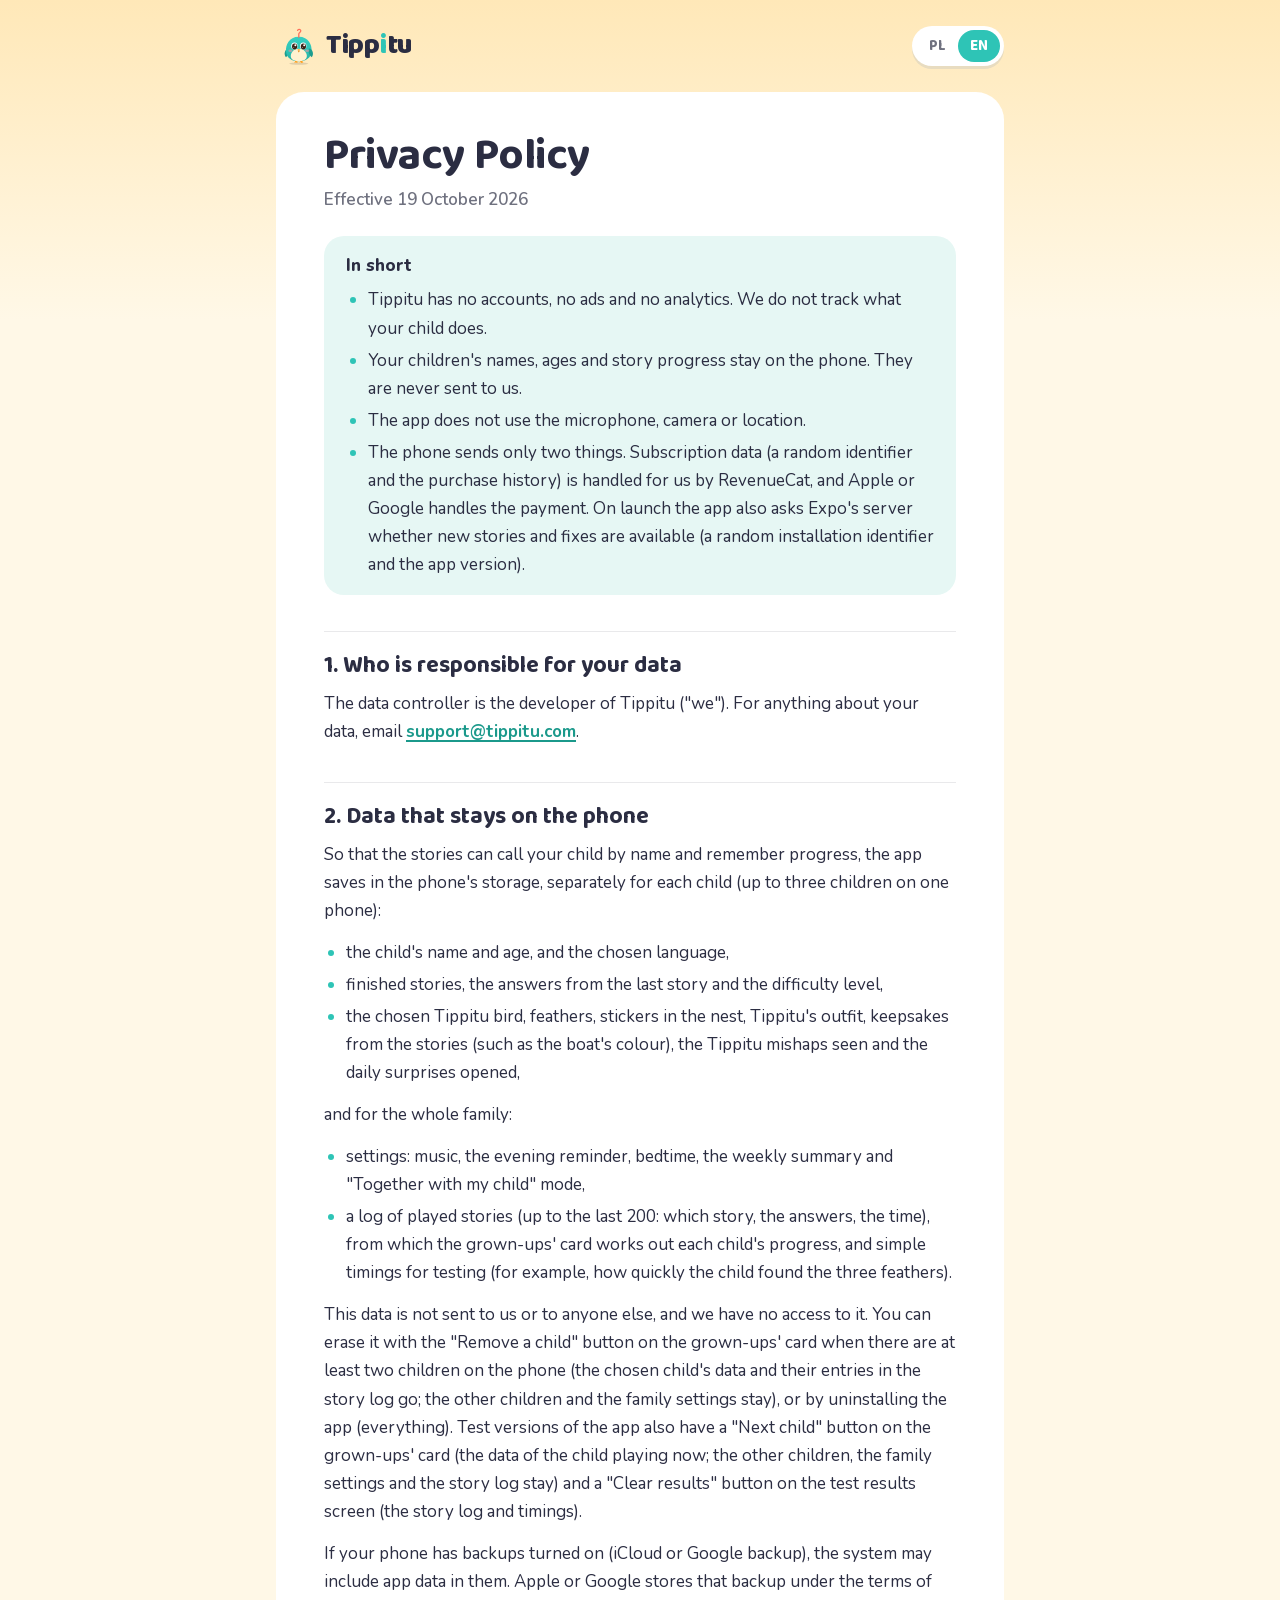
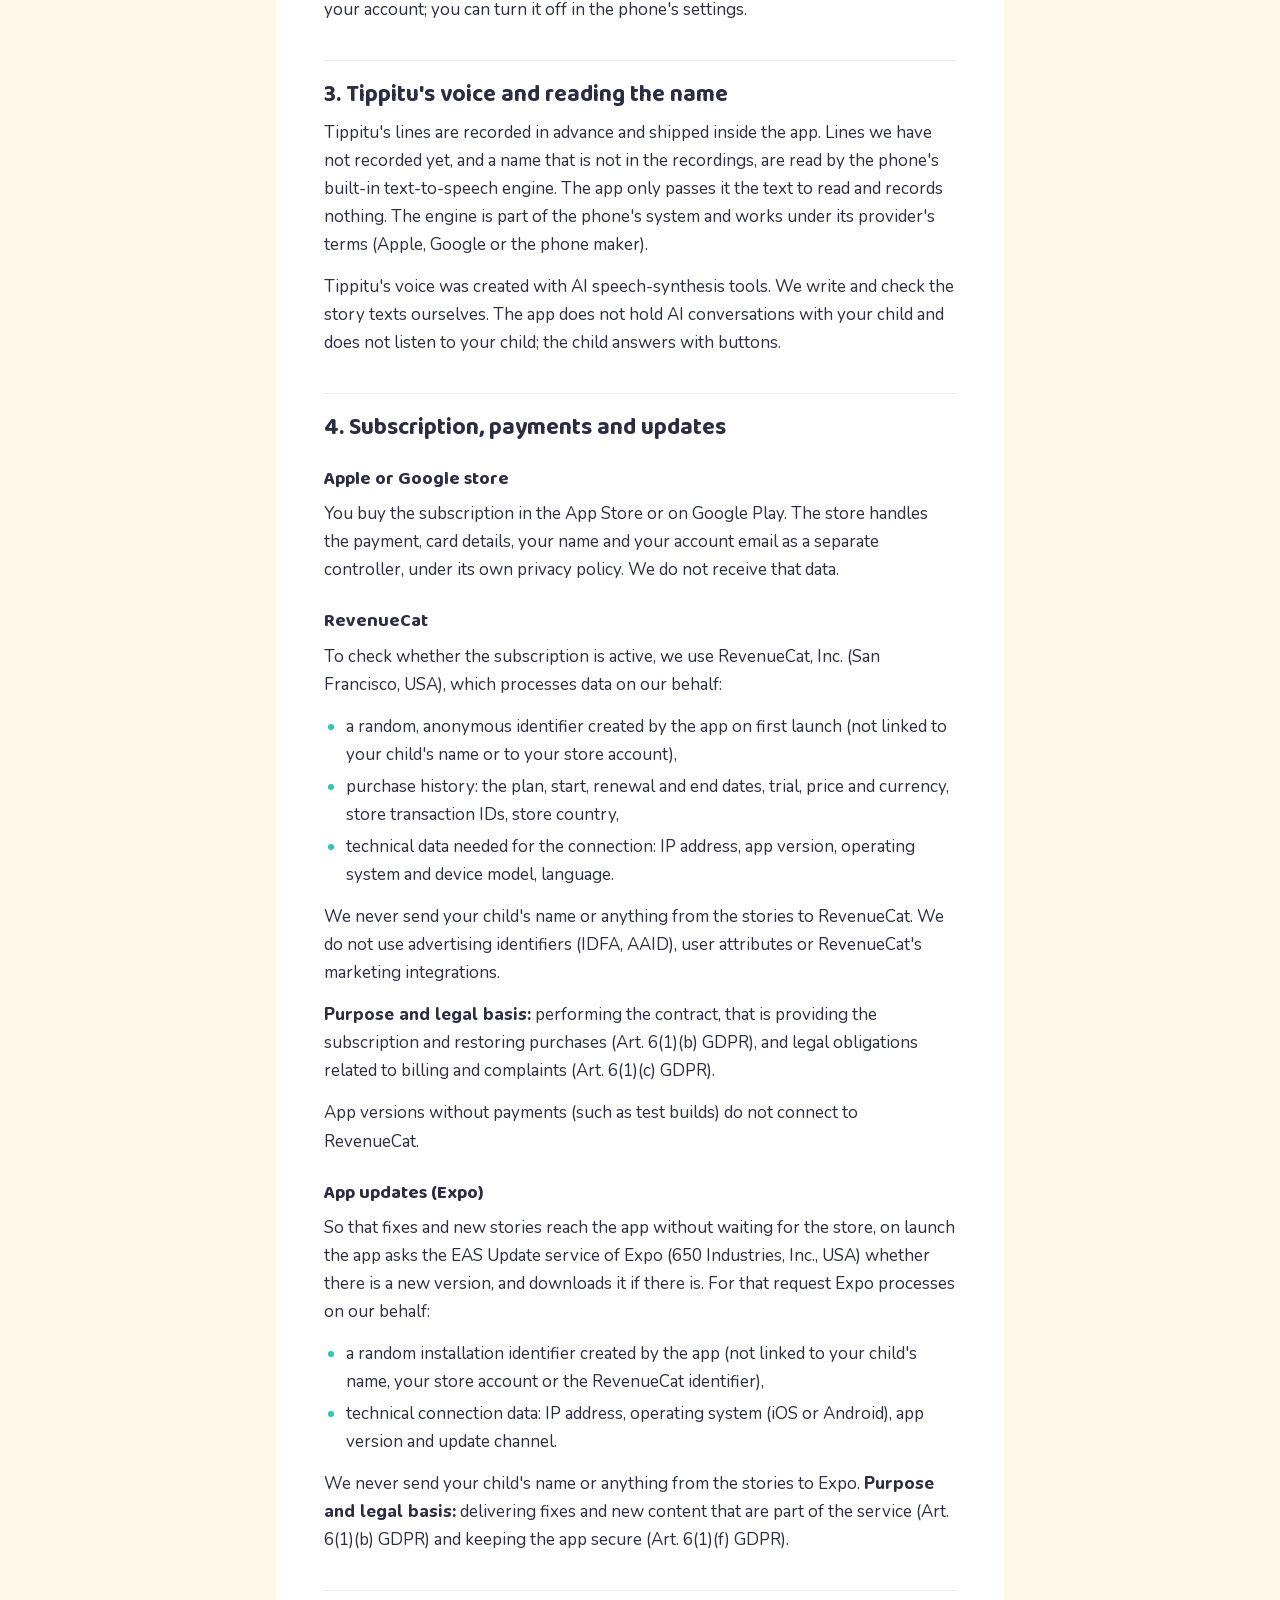
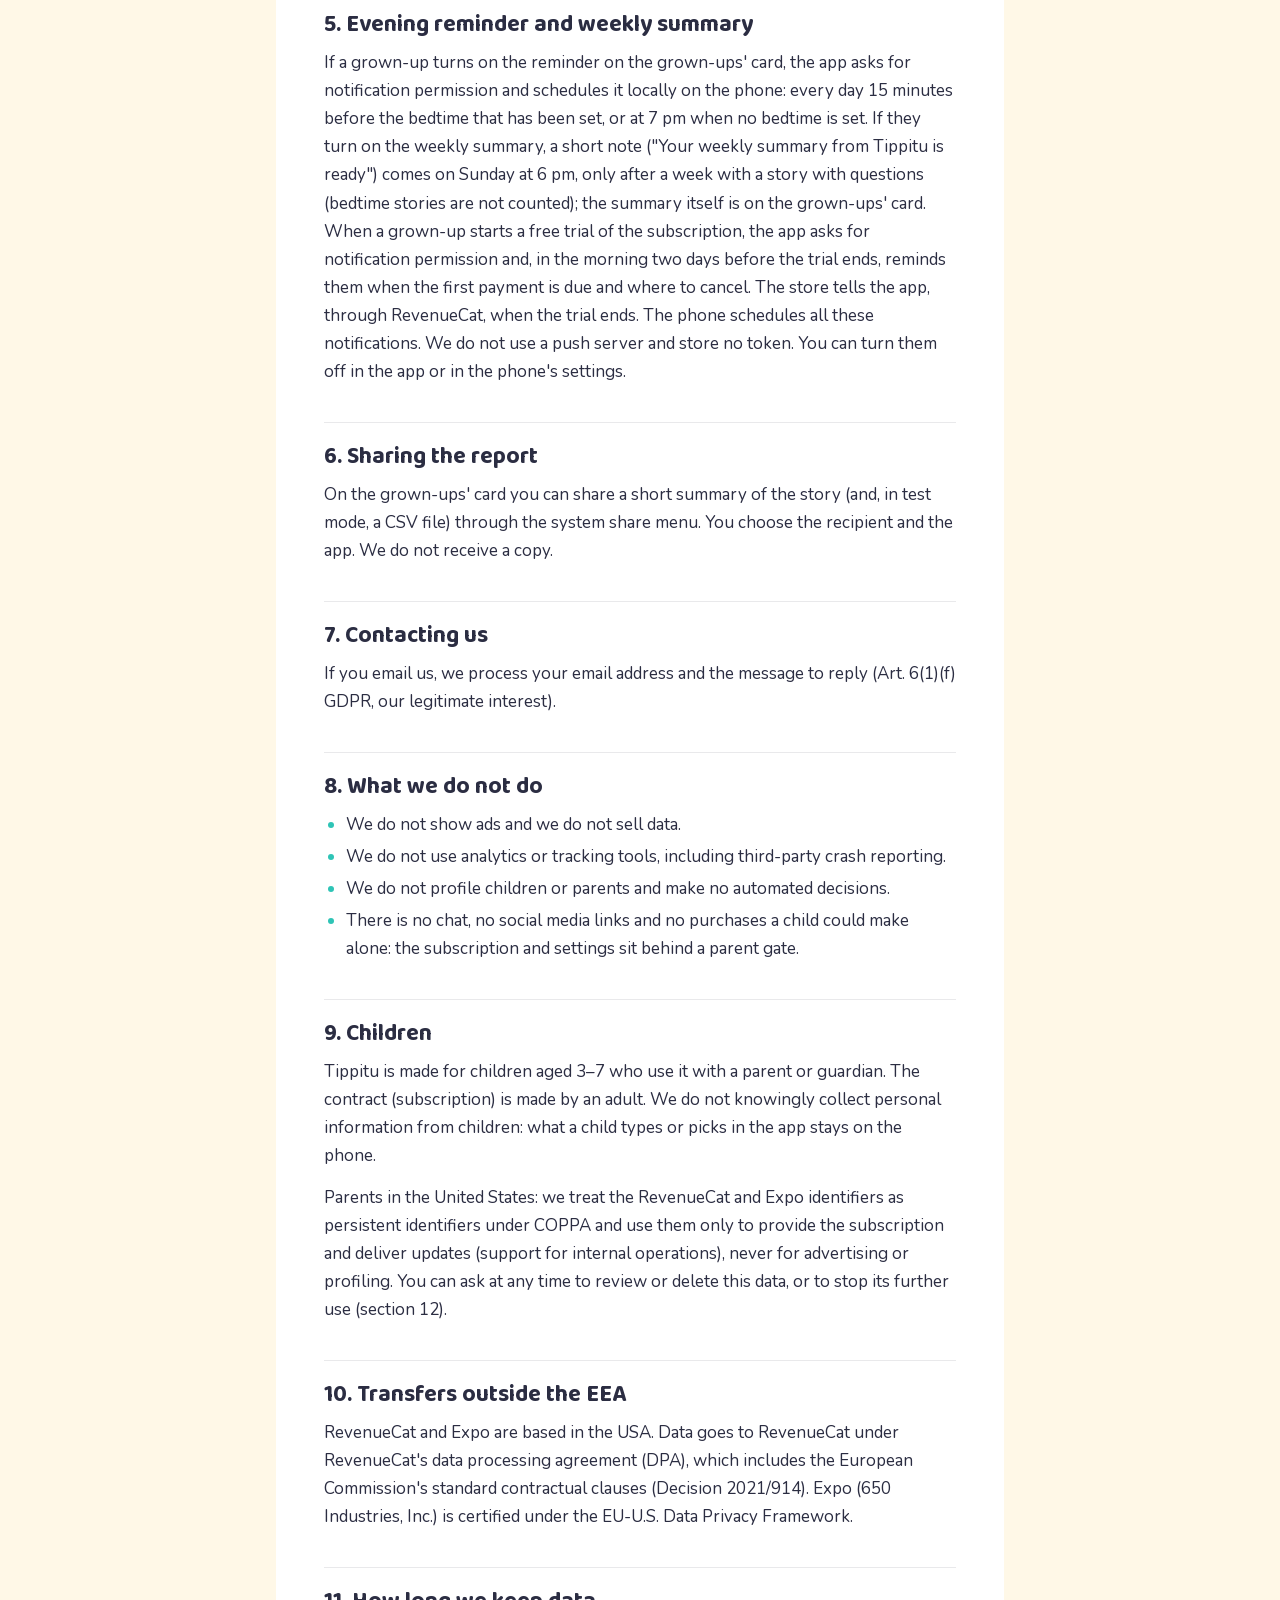
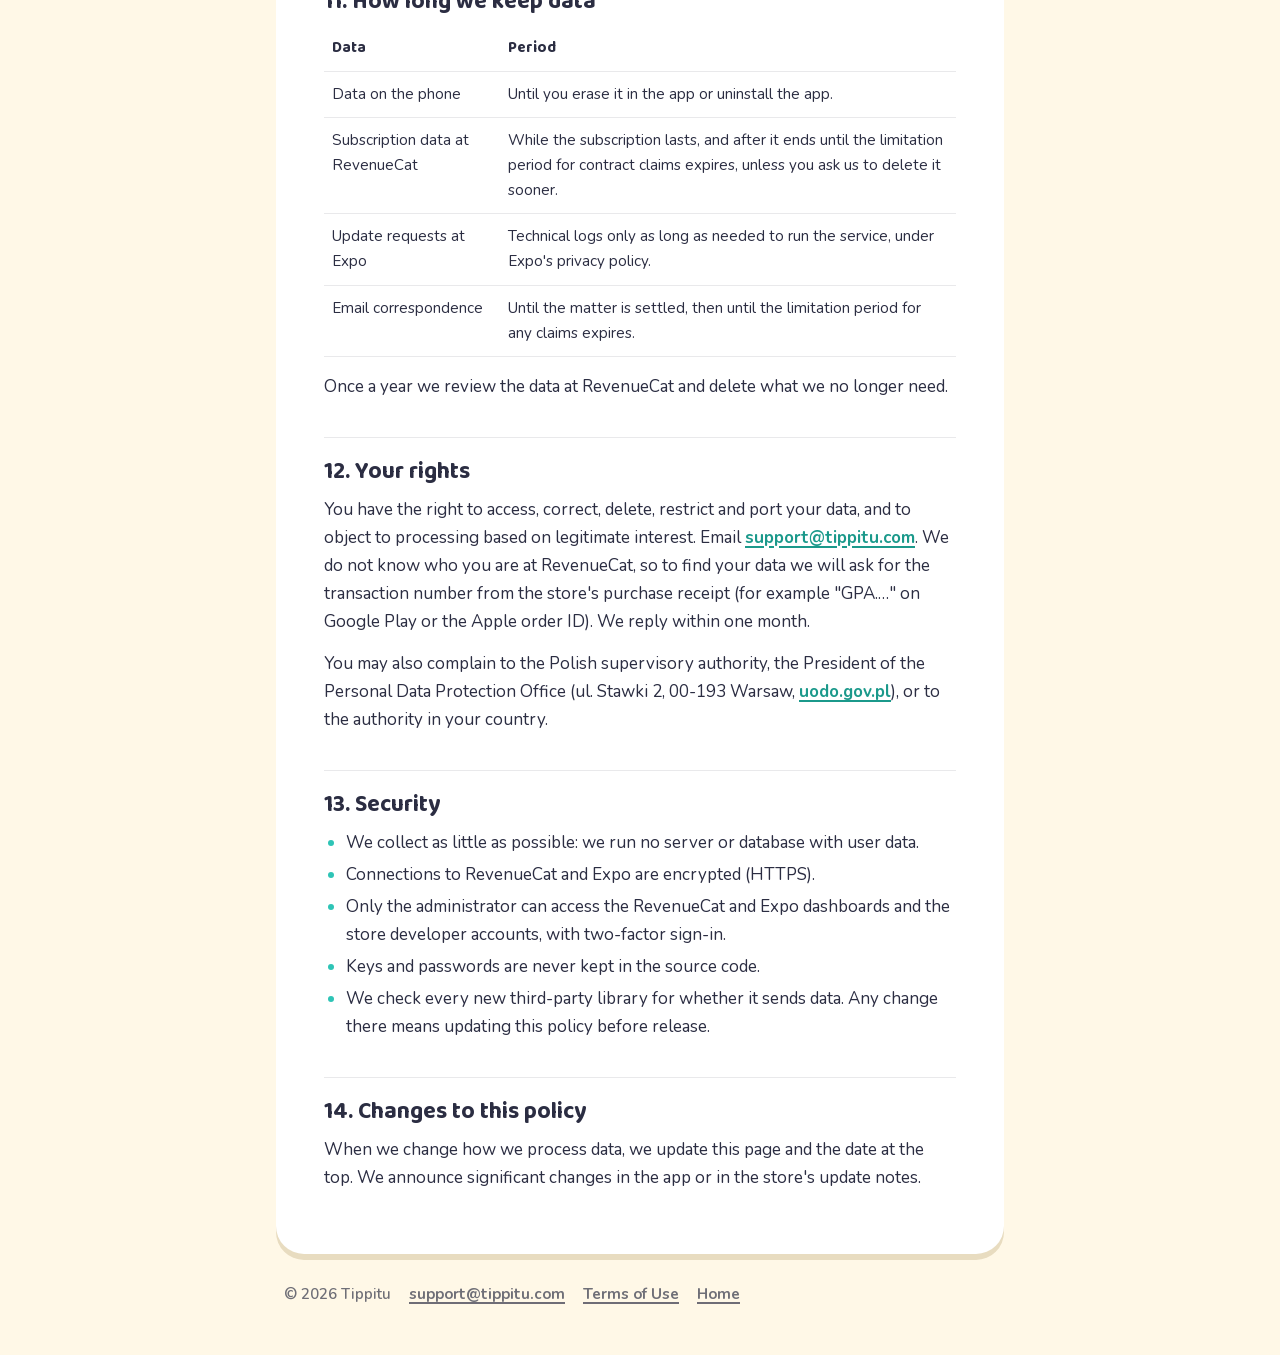
<file: en/privacy.html>
<!doctype html>
<html lang="en">
<head>
<meta charset="utf-8">
<meta name="viewport" content="width=device-width, initial-scale=1">
<meta name="description" content="Tippitu privacy policy: what data we collect (almost none), what stays on the phone and how to contact us.">
<link rel="canonical" href="https://hardcodejan.github.io/tikitu-docs/en/privacy.html">
<link rel="alternate" hreflang="pl" href="https://hardcodejan.github.io/tikitu-docs/pl/prywatnosc.html">
<link rel="alternate" hreflang="en" href="https://hardcodejan.github.io/tikitu-docs/en/privacy.html">
<link rel="alternate" hreflang="x-default" href="https://hardcodejan.github.io/tikitu-docs/pl/prywatnosc.html">
<title>Tippitu – Privacy Policy</title>
<link rel="stylesheet" href="../style.css">
<link rel="icon" href="../assets/brand/favicon-64.png" sizes="64x64">
<meta name="theme-color" content="#fff8e7">
<script>try{if(localStorage.getItem('tippitu-theme')==='night'){document.documentElement.dataset.theme='night';document.querySelector('meta[name=theme-color]').content='#2e2a5c'}}catch(e){}</script>
</head>
<body>
<div class="wrap">
<header>
  <a class="logo" href="./" aria-label="Tippitu">
    <img class="logo-day" src="../assets/brand/logo-bird.svg" alt="" width="44" height="44">
    <img class="logo-night" src="../assets/brand/logo-bird-night.svg" alt="" width="44" height="44">
    <span>Tipp<span class="i">i</span>tu</span>
  </a>
  <nav class="lang" aria-label="Language">
    <a href="../pl/prywatnosc.html" hreflang="pl" lang="pl">pl</a>
    <span aria-current="page" lang="en">en</span>
  </nav>
</header>
<main id="main">
<article>

<h1>Privacy Policy</h1>
<p class="meta">Effective 19 October 2026</p>

<div class="summary">
<p><strong>In short</strong></p>
<ul>
  <li>Tippitu has no accounts, no ads and no analytics. We do not track what your child does.</li>
  <li>Your children's names, ages and story progress stay on the phone. They are never sent to us.</li>
  <li>The app does not use the microphone, camera or location.</li>
  <li>The phone sends only two things. Subscription data (a random identifier and the purchase history) is handled for us by RevenueCat, and Apple or Google handles the payment. On launch the app also asks Expo's server whether new stories and fixes are available (a random installation identifier and the app version).</li>
</ul>
</div>

<h2>1. Who is responsible for your data</h2>
<p>The data controller is the developer of Tippitu ("we"). For anything about your data, email <a href="mailto:support@tippitu.com">support@tippitu.com</a>.</p>

<h2>2. Data that stays on the phone</h2>
<p>So that the stories can call your child by name and remember progress, the app saves in the phone's storage, separately for each child (up to three children on one phone):</p>
<ul>
  <li>the child's name and age, and the chosen language,</li>
  <li>finished stories, the answers from the last story and the difficulty level,</li>
  <li>the chosen Tippitu bird, feathers, stickers in the nest, Tippitu's outfit, keepsakes from the stories (such as the boat's colour), the Tippitu mishaps seen and the daily surprises opened,</li>
</ul>
<p>and for the whole family:</p>
<ul>
  <li>settings: music, the evening reminder, bedtime, the weekly summary and "Together with my child" mode,</li>
  <li>a log of played stories (up to the last 200: which story, the answers, the time), from which the grown-ups' card works out each child's progress, and simple timings for testing (for example, how quickly the child found the three feathers).</li>
</ul>
<p>This data is not sent to us or to anyone else, and we have no access to it. You can erase it with the "Remove a child" button on the grown-ups' card when there are at least two children on the phone (the chosen child's data and their entries in the story log go; the other children and the family settings stay), or by uninstalling the app (everything). Test versions of the app also have a "Next child" button on the grown-ups' card (the data of the child playing now; the other children, the family settings and the story log stay) and a "Clear results" button on the test results screen (the story log and timings).</p>
<p>If your phone has backups turned on (iCloud or Google backup), the system may include app data in them. Apple or Google stores that backup under the terms of your account; you can turn it off in the phone's settings.</p>

<h2>3. Tippitu's voice and reading the name</h2>
<p>Tippitu's lines are recorded in advance and shipped inside the app. Lines we have not recorded yet, and a name that is not in the recordings, are read by the phone's built-in text-to-speech engine. The app only passes it the text to read and records nothing. The engine is part of the phone's system and works under its provider's terms (Apple, Google or the phone maker).</p>
<p>Tippitu's voice was created with AI speech-synthesis tools. We write and check the story texts ourselves. The app does not hold AI conversations with your child and does not listen to your child; the child answers with buttons.</p>

<h2>4. Subscription, payments and updates</h2>
<h3>Apple or Google store</h3>
<p>You buy the subscription in the App Store or on Google Play. The store handles the payment, card details, your name and your account email as a separate controller, under its own privacy policy. We do not receive that data.</p>
<h3>RevenueCat</h3>
<p>To check whether the subscription is active, we use RevenueCat, Inc. (San Francisco, USA), which processes data on our behalf:</p>
<ul>
  <li>a random, anonymous identifier created by the app on first launch (not linked to your child's name or to your store account),</li>
  <li>purchase history: the plan, start, renewal and end dates, trial, price and currency, store transaction IDs, store country,</li>
  <li>technical data needed for the connection: IP address, app version, operating system and device model, language.</li>
</ul>
<p>We never send your child's name or anything from the stories to RevenueCat. We do not use advertising identifiers (IDFA, AAID), user attributes or RevenueCat's marketing integrations.</p>
<p><strong>Purpose and legal basis:</strong> performing the contract, that is providing the subscription and restoring purchases (Art. 6(1)(b) GDPR), and legal obligations related to billing and complaints (Art. 6(1)(c) GDPR).</p>
<p>App versions without payments (such as test builds) do not connect to RevenueCat.</p>
<h3>App updates (Expo)</h3>
<p>So that fixes and new stories reach the app without waiting for the store, on launch the app asks the EAS Update service of Expo (650 Industries, Inc., USA) whether there is a new version, and downloads it if there is. For that request Expo processes on our behalf:</p>
<ul>
  <li>a random installation identifier created by the app (not linked to your child's name, your store account or the RevenueCat identifier),</li>
  <li>technical connection data: IP address, operating system (iOS or Android), app version and update channel.</li>
</ul>
<p>We never send your child's name or anything from the stories to Expo. <strong>Purpose and legal basis:</strong> delivering fixes and new content that are part of the service (Art. 6(1)(b) GDPR) and keeping the app secure (Art. 6(1)(f) GDPR).</p>

<h2>5. Evening reminder and weekly summary</h2>
<p>If a grown-up turns on the reminder on the grown-ups' card, the app asks for notification permission and schedules it locally on the phone: every day 15 minutes before the bedtime that has been set, or at 7 pm when no bedtime is set. If they turn on the weekly summary, a short note ("Your weekly summary from Tippitu is ready") comes on Sunday at 6 pm, only after a week with a story with questions (bedtime stories are not counted); the summary itself is on the grown-ups' card. When a grown-up starts a free trial of the subscription, the app asks for notification permission and, in the morning two days before the trial ends, reminds them when the first payment is due and where to cancel. The store tells the app, through RevenueCat, when the trial ends. The phone schedules all these notifications. We do not use a push server and store no token. You can turn them off in the app or in the phone's settings.</p>

<h2>6. Sharing the report</h2>
<p>On the grown-ups' card you can share a short summary of the story (and, in test mode, a CSV file) through the system share menu. You choose the recipient and the app. We do not receive a copy.</p>

<h2>7. Contacting us</h2>
<p>If you email us, we process your email address and the message to reply (Art. 6(1)(f) GDPR, our legitimate interest).</p>

<h2>8. What we do not do</h2>
<ul>
  <li>We do not show ads and we do not sell data.</li>
  <li>We do not use analytics or tracking tools, including third-party crash reporting.</li>
  <li>We do not profile children or parents and make no automated decisions.</li>
  <li>There is no chat, no social media links and no purchases a child could make alone: the subscription and settings sit behind a parent gate.</li>
</ul>

<h2>9. Children</h2>
<p>Tippitu is made for children aged 3–7 who use it with a parent or guardian. The contract (subscription) is made by an adult. We do not knowingly collect personal information from children: what a child types or picks in the app stays on the phone.</p>
<p>Parents in the United States: we treat the RevenueCat and Expo identifiers as persistent identifiers under COPPA and use them only to provide the subscription and deliver updates (support for internal operations), never for advertising or profiling. You can ask at any time to review or delete this data, or to stop its further use (section 12).</p>

<h2>10. Transfers outside the EEA</h2>
<p>RevenueCat and Expo are based in the USA. Data goes to RevenueCat under RevenueCat's data processing agreement (DPA), which includes the European Commission's standard contractual clauses (Decision 2021/914). Expo (650 Industries, Inc.) is certified under the EU-U.S. Data Privacy Framework.</p>

<h2>11. How long we keep data</h2>
<table>
  <tr><th>Data</th><th>Period</th></tr>
  <tr><td>Data on the phone</td><td>Until you erase it in the app or uninstall the app.</td></tr>
  <tr><td>Subscription data at RevenueCat</td><td>While the subscription lasts, and after it ends until the limitation period for contract claims expires, unless you ask us to delete it sooner.</td></tr>
  <tr><td>Update requests at Expo</td><td>Technical logs only as long as needed to run the service, under Expo's privacy policy.</td></tr>
  <tr><td>Email correspondence</td><td>Until the matter is settled, then until the limitation period for any claims expires.</td></tr>
</table>
<p>Once a year we review the data at RevenueCat and delete what we no longer need.</p>

<h2>12. Your rights</h2>
<p>You have the right to access, correct, delete, restrict and port your data, and to object to processing based on legitimate interest. Email <a href="mailto:support@tippitu.com">support@tippitu.com</a>. We do not know who you are at RevenueCat, so to find your data we will ask for the transaction number from the store's purchase receipt (for example "GPA.…" on Google Play or the Apple order ID). We reply within one month.</p>
<p>You may also complain to the Polish supervisory authority, the President of the Personal Data Protection Office (ul. Stawki 2, 00-193 Warsaw, <a href="https://uodo.gov.pl">uodo.gov.pl</a>), or to the authority in your country.</p>

<h2>13. Security</h2>
<ul>
  <li>We collect as little as possible: we run no server or database with user data.</li>
  <li>Connections to RevenueCat and Expo are encrypted (HTTPS).</li>
  <li>Only the administrator can access the RevenueCat and Expo dashboards and the store developer accounts, with two-factor sign-in.</li>
  <li>Keys and passwords are never kept in the source code.</li>
  <li>We check every new third-party library for whether it sends data. Any change there means updating this policy before release.</li>
</ul>

<h2>14. Changes to this policy</h2>
<p>When we change how we process data, we update this page and the date at the top. We announce significant changes in the app or in the store's update notes.</p>

</article>
</main>
<footer><span>© 2026 Tippitu</span> <a href="mailto:support@tippitu.com">support@tippitu.com</a> <a href="terms.html">Terms of Use</a> <a href="./">Home</a></footer>
</div>
</body>
</html>
</file>
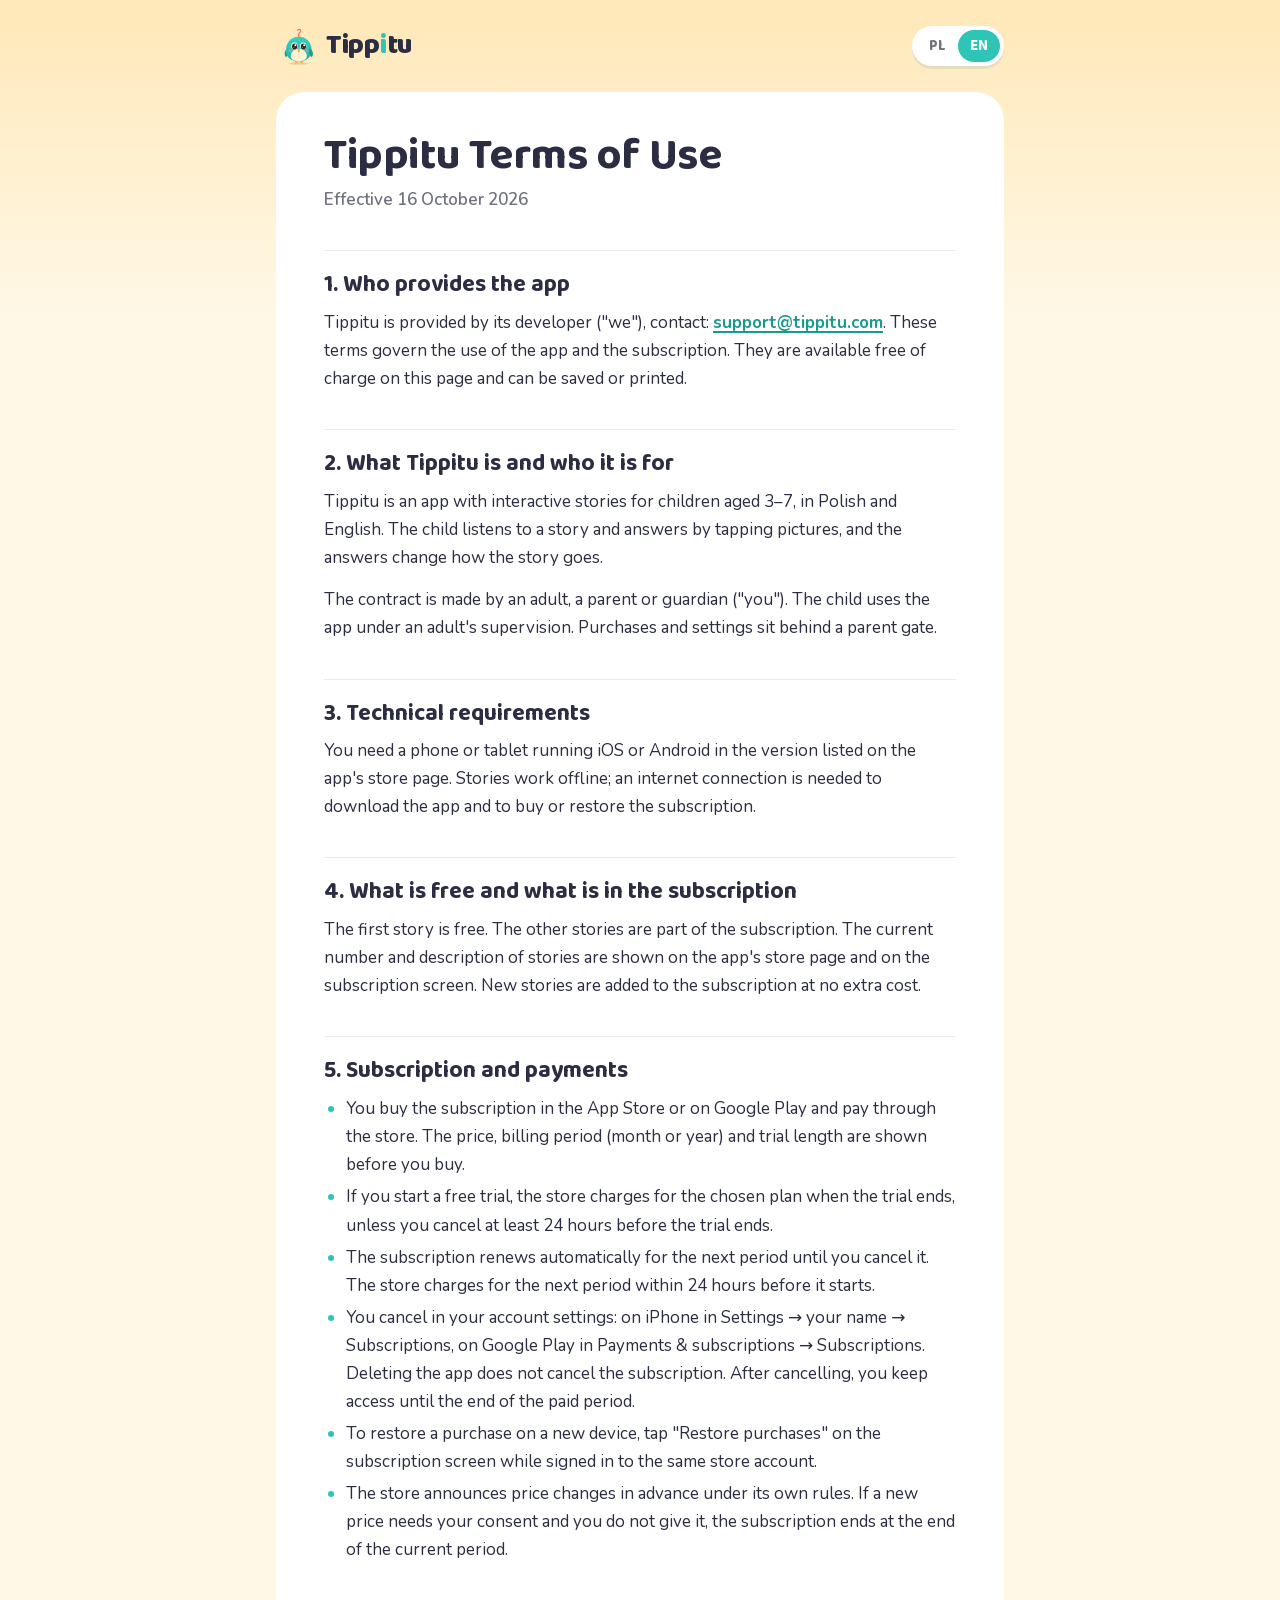
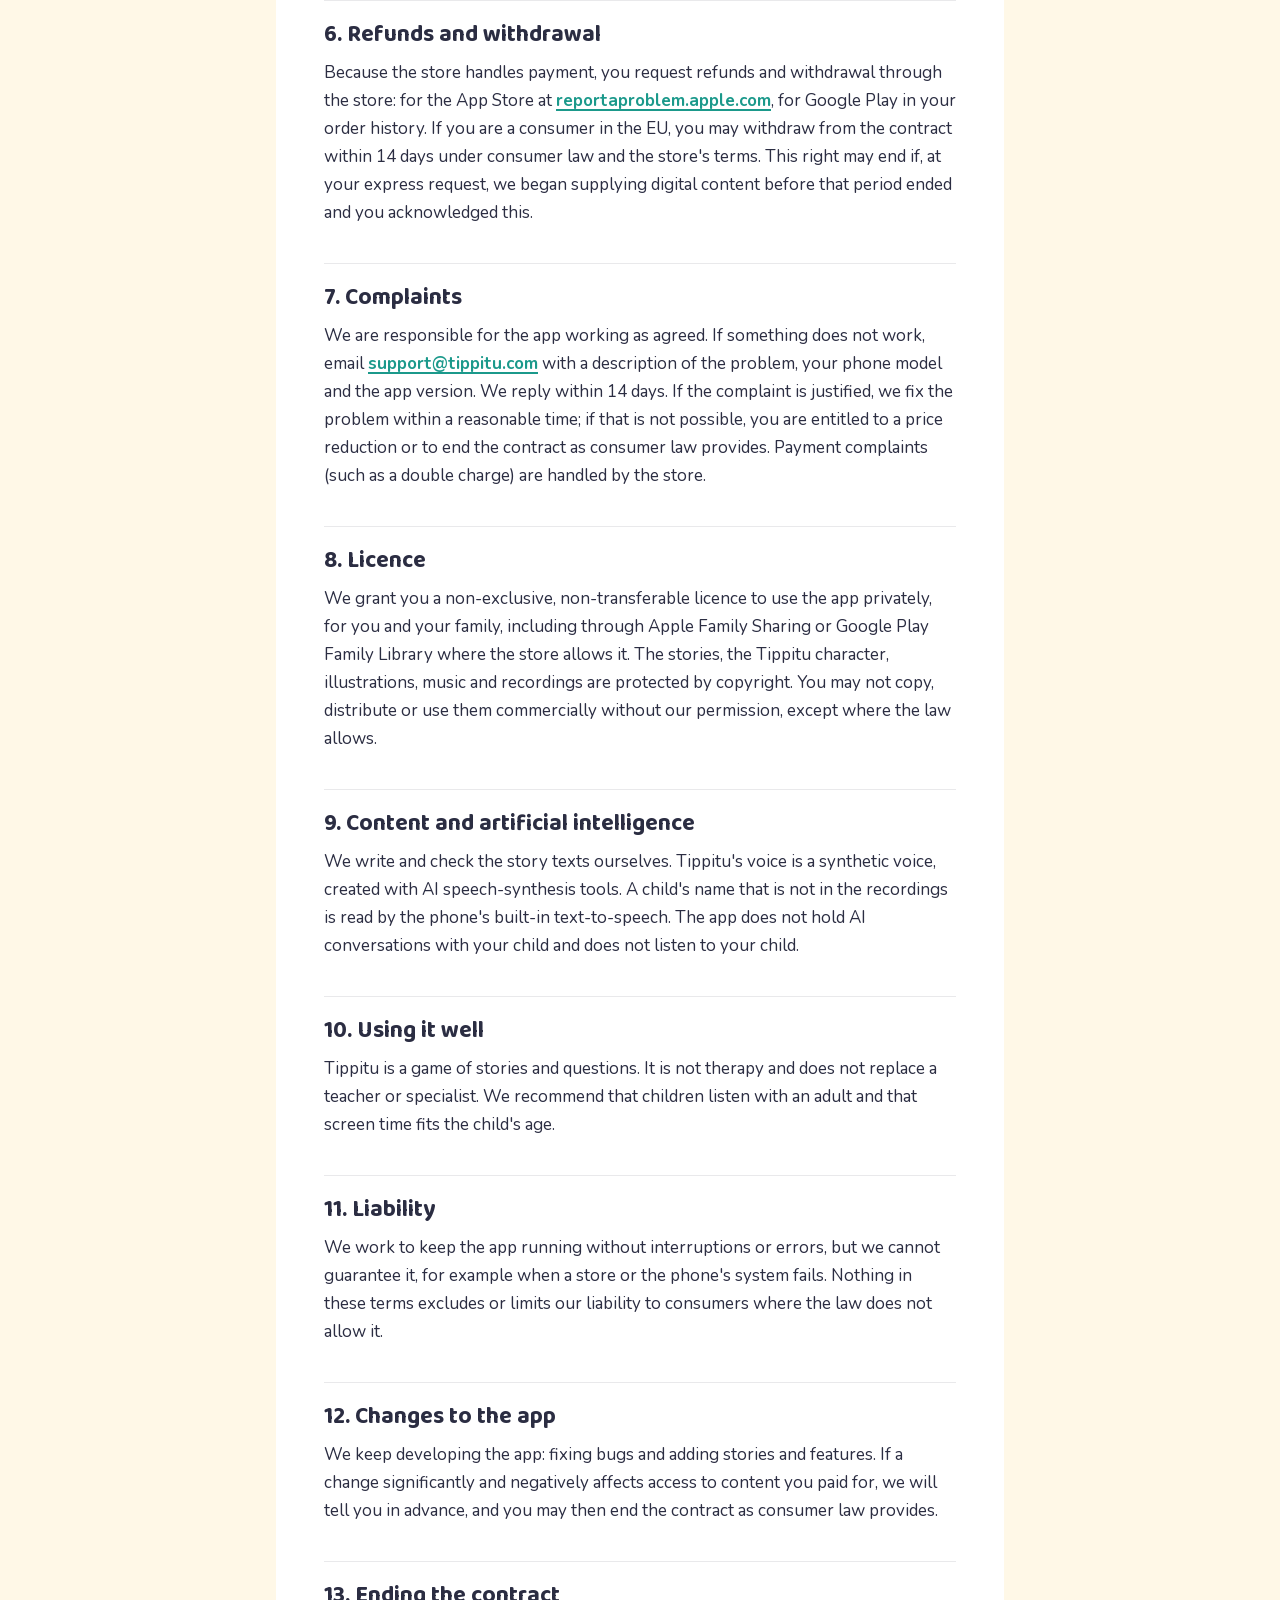
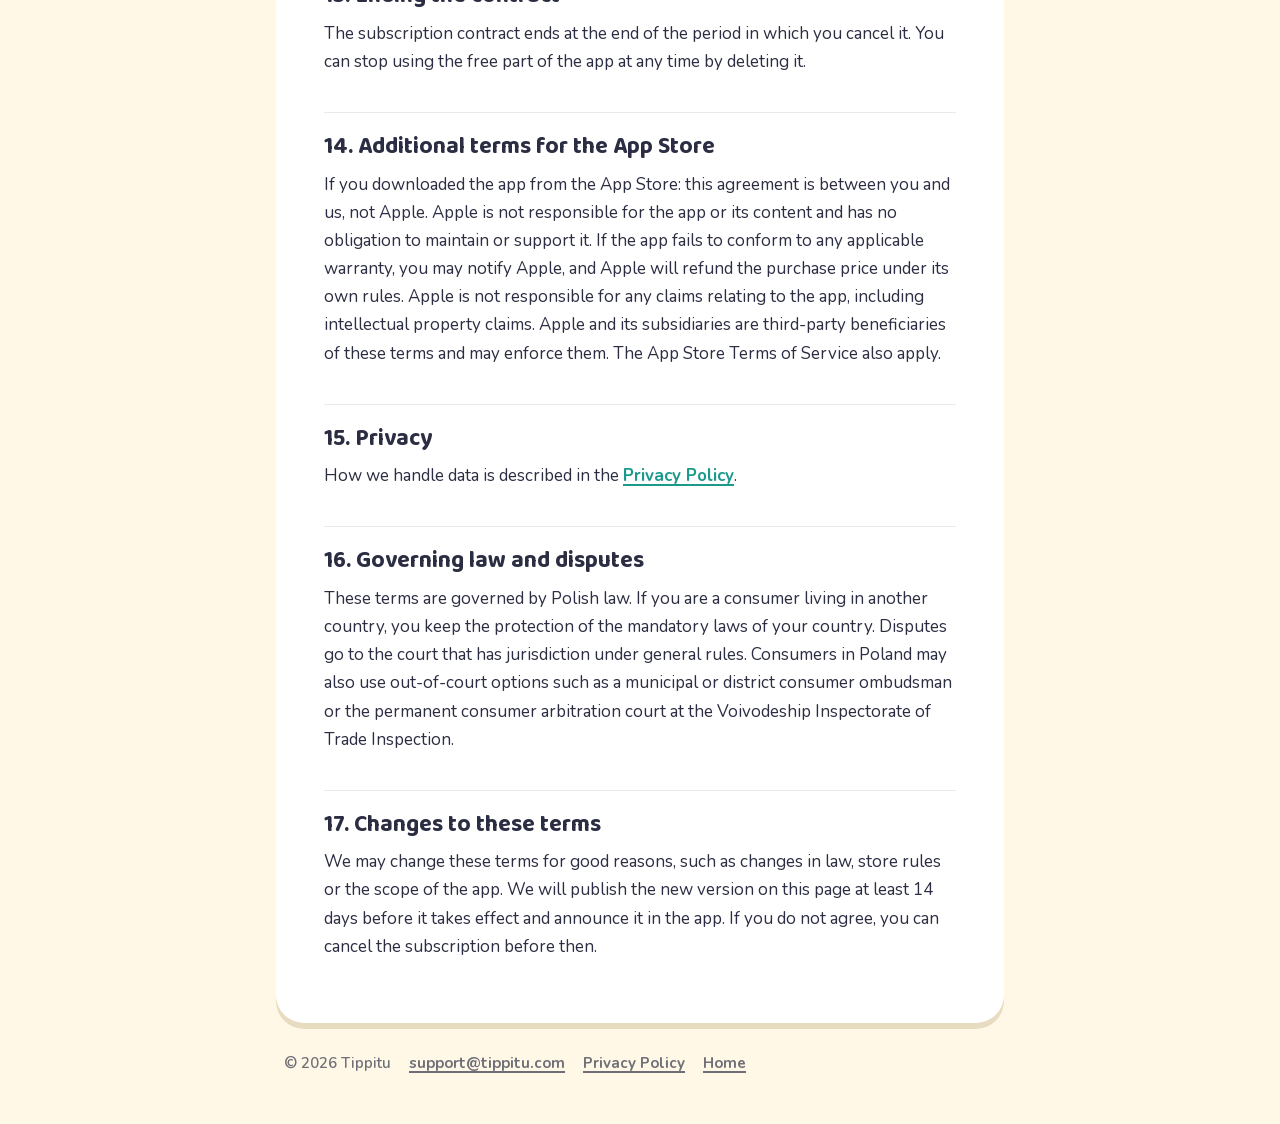
<file: en/terms.html>
<!doctype html>
<html lang="en">
<head>
<meta charset="utf-8">
<meta name="viewport" content="width=device-width, initial-scale=1">
<meta name="description" content="Tippitu terms of use: the rules for using the app and the subscription.">
<link rel="canonical" href="https://hardcodejan.github.io/tikitu-docs/en/terms.html">
<link rel="alternate" hreflang="pl" href="https://hardcodejan.github.io/tikitu-docs/pl/regulamin.html">
<link rel="alternate" hreflang="en" href="https://hardcodejan.github.io/tikitu-docs/en/terms.html">
<link rel="alternate" hreflang="x-default" href="https://hardcodejan.github.io/tikitu-docs/pl/regulamin.html">
<title>Tippitu – Terms of Use</title>
<link rel="stylesheet" href="../style.css">
<link rel="icon" href="../assets/brand/favicon-64.png" sizes="64x64">
<meta name="theme-color" content="#fff8e7">
<script>try{if(localStorage.getItem('tippitu-theme')==='night'){document.documentElement.dataset.theme='night';document.querySelector('meta[name=theme-color]').content='#2e2a5c'}}catch(e){}</script>
</head>
<body>
<div class="wrap">
<header>
  <a class="logo" href="./" aria-label="Tippitu">
    <img class="logo-day" src="../assets/brand/logo-bird.svg" alt="" width="44" height="44">
    <img class="logo-night" src="../assets/brand/logo-bird-night.svg" alt="" width="44" height="44">
    <span>Tipp<span class="i">i</span>tu</span>
  </a>
  <nav class="lang" aria-label="Language">
    <a href="../pl/regulamin.html" hreflang="pl" lang="pl">pl</a>
    <span aria-current="page" lang="en">en</span>
  </nav>
</header>
<main id="main">
<article>

<h1>Tippitu Terms of Use</h1>
<p class="meta">Effective 16 October 2026</p>

<h2>1. Who provides the app</h2>
<p>Tippitu is provided by its developer ("we"), contact: <a href="mailto:support@tippitu.com">support@tippitu.com</a>. These terms govern the use of the app and the subscription. They are available free of charge on this page and can be saved or printed.</p>

<h2>2. What Tippitu is and who it is for</h2>
<p>Tippitu is an app with interactive stories for children aged 3–7, in Polish and English. The child listens to a story and answers by tapping pictures, and the answers change how the story goes.</p>
<p>The contract is made by an adult, a parent or guardian ("you"). The child uses the app under an adult's supervision. Purchases and settings sit behind a parent gate.</p>

<h2>3. Technical requirements</h2>
<p>You need a phone or tablet running iOS or Android in the version listed on the app's store page. Stories work offline; an internet connection is needed to download the app and to buy or restore the subscription.</p>

<h2>4. What is free and what is in the subscription</h2>
<p>The first story is free. The other stories are part of the subscription. The current number and description of stories are shown on the app's store page and on the subscription screen. New stories are added to the subscription at no extra cost.</p>

<h2>5. Subscription and payments</h2>
<ul>
  <li>You buy the subscription in the App Store or on Google Play and pay through the store. The price, billing period (month or year) and trial length are shown before you buy.</li>
  <li>If you start a free trial, the store charges for the chosen plan when the trial ends, unless you cancel at least 24 hours before the trial ends.</li>
  <li>The subscription renews automatically for the next period until you cancel it. The store charges for the next period within 24 hours before it starts.</li>
  <li>You cancel in your account settings: on iPhone in Settings → your name → Subscriptions, on Google Play in Payments &amp; subscriptions → Subscriptions. Deleting the app does not cancel the subscription. After cancelling, you keep access until the end of the paid period.</li>
  <li>To restore a purchase on a new device, tap "Restore purchases" on the subscription screen while signed in to the same store account.</li>
  <li>The store announces price changes in advance under its own rules. If a new price needs your consent and you do not give it, the subscription ends at the end of the current period.</li>
</ul>

<h2>6. Refunds and withdrawal</h2>
<p>Because the store handles payment, you request refunds and withdrawal through the store: for the App Store at <a href="https://reportaproblem.apple.com">reportaproblem.apple.com</a>, for Google Play in your order history. If you are a consumer in the EU, you may withdraw from the contract within 14 days under consumer law and the store's terms. This right may end if, at your express request, we began supplying digital content before that period ended and you acknowledged this.</p>

<h2>7. Complaints</h2>
<p>We are responsible for the app working as agreed. If something does not work, email <a href="mailto:support@tippitu.com">support@tippitu.com</a> with a description of the problem, your phone model and the app version. We reply within 14 days. If the complaint is justified, we fix the problem within a reasonable time; if that is not possible, you are entitled to a price reduction or to end the contract as consumer law provides. Payment complaints (such as a double charge) are handled by the store.</p>

<h2>8. Licence</h2>
<p>We grant you a non-exclusive, non-transferable licence to use the app privately, for you and your family, including through Apple Family Sharing or Google Play Family Library where the store allows it. The stories, the Tippitu character, illustrations, music and recordings are protected by copyright. You may not copy, distribute or use them commercially without our permission, except where the law allows.</p>

<h2>9. Content and artificial intelligence</h2>
<p>We write and check the story texts ourselves. Tippitu's voice is a synthetic voice, created with AI speech-synthesis tools. A child's name that is not in the recordings is read by the phone's built-in text-to-speech. The app does not hold AI conversations with your child and does not listen to your child.</p>

<h2>10. Using it well</h2>
<p>Tippitu is a game of stories and questions. It is not therapy and does not replace a teacher or specialist. We recommend that children listen with an adult and that screen time fits the child's age.</p>

<h2>11. Liability</h2>
<p>We work to keep the app running without interruptions or errors, but we cannot guarantee it, for example when a store or the phone's system fails. Nothing in these terms excludes or limits our liability to consumers where the law does not allow it.</p>

<h2>12. Changes to the app</h2>
<p>We keep developing the app: fixing bugs and adding stories and features. If a change significantly and negatively affects access to content you paid for, we will tell you in advance, and you may then end the contract as consumer law provides.</p>

<h2>13. Ending the contract</h2>
<p>The subscription contract ends at the end of the period in which you cancel it. You can stop using the free part of the app at any time by deleting it.</p>

<h2>14. Additional terms for the App Store</h2>
<p>If you downloaded the app from the App Store: this agreement is between you and us, not Apple. Apple is not responsible for the app or its content and has no obligation to maintain or support it. If the app fails to conform to any applicable warranty, you may notify Apple, and Apple will refund the purchase price under its own rules. Apple is not responsible for any claims relating to the app, including intellectual property claims. Apple and its subsidiaries are third-party beneficiaries of these terms and may enforce them. The App Store Terms of Service also apply.</p>

<h2>15. Privacy</h2>
<p>How we handle data is described in the <a href="privacy.html">Privacy Policy</a>.</p>

<h2>16. Governing law and disputes</h2>
<p>These terms are governed by Polish law. If you are a consumer living in another country, you keep the protection of the mandatory laws of your country. Disputes go to the court that has jurisdiction under general rules. Consumers in Poland may also use out-of-court options such as a municipal or district consumer ombudsman or the permanent consumer arbitration court at the Voivodeship Inspectorate of Trade Inspection.</p>

<h2>17. Changes to these terms</h2>
<p>We may change these terms for good reasons, such as changes in law, store rules or the scope of the app. We will publish the new version on this page at least 14 days before it takes effect and announce it in the app. If you do not agree, you can cancel the subscription before then.</p>

</article>
</main>
<footer><span>© 2026 Tippitu</span> <a href="mailto:support@tippitu.com">support@tippitu.com</a> <a href="privacy.html">Privacy Policy</a> <a href="./">Home</a></footer>
</div>
</body>
</html>
</file>
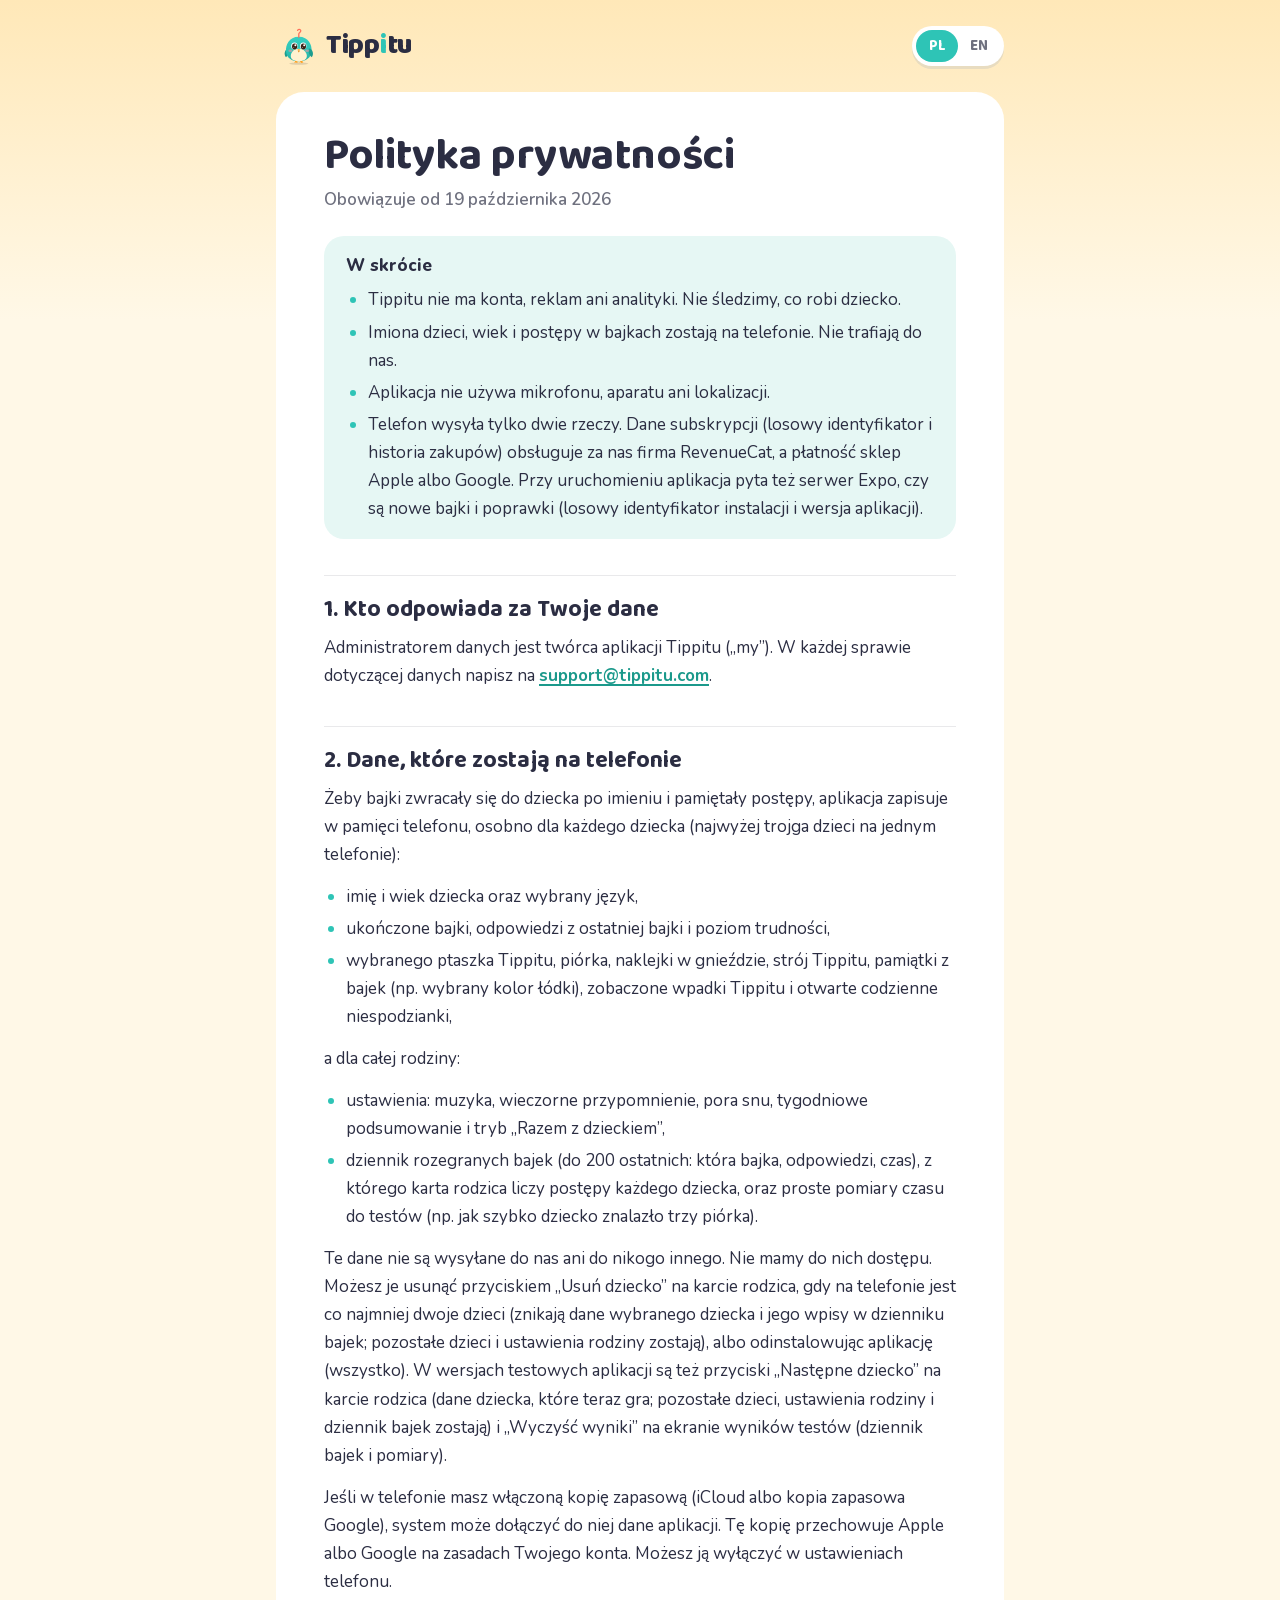
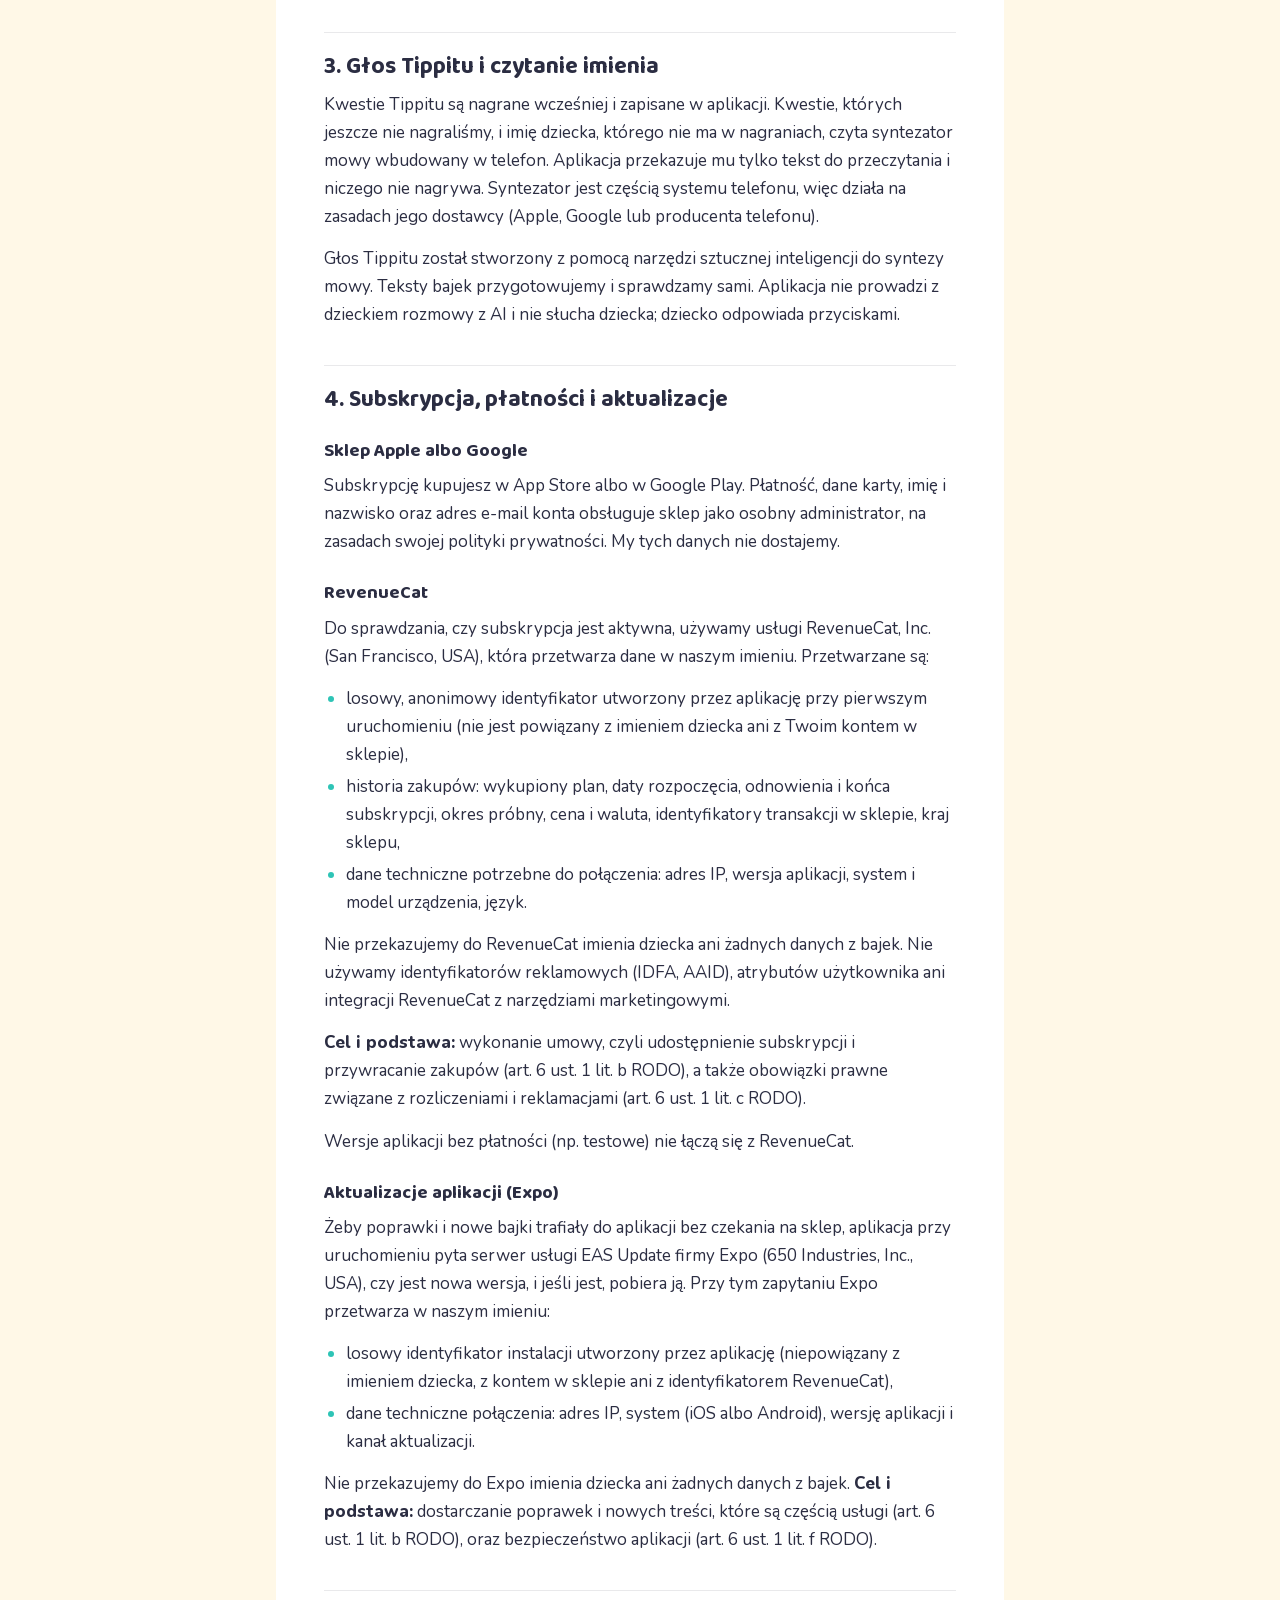
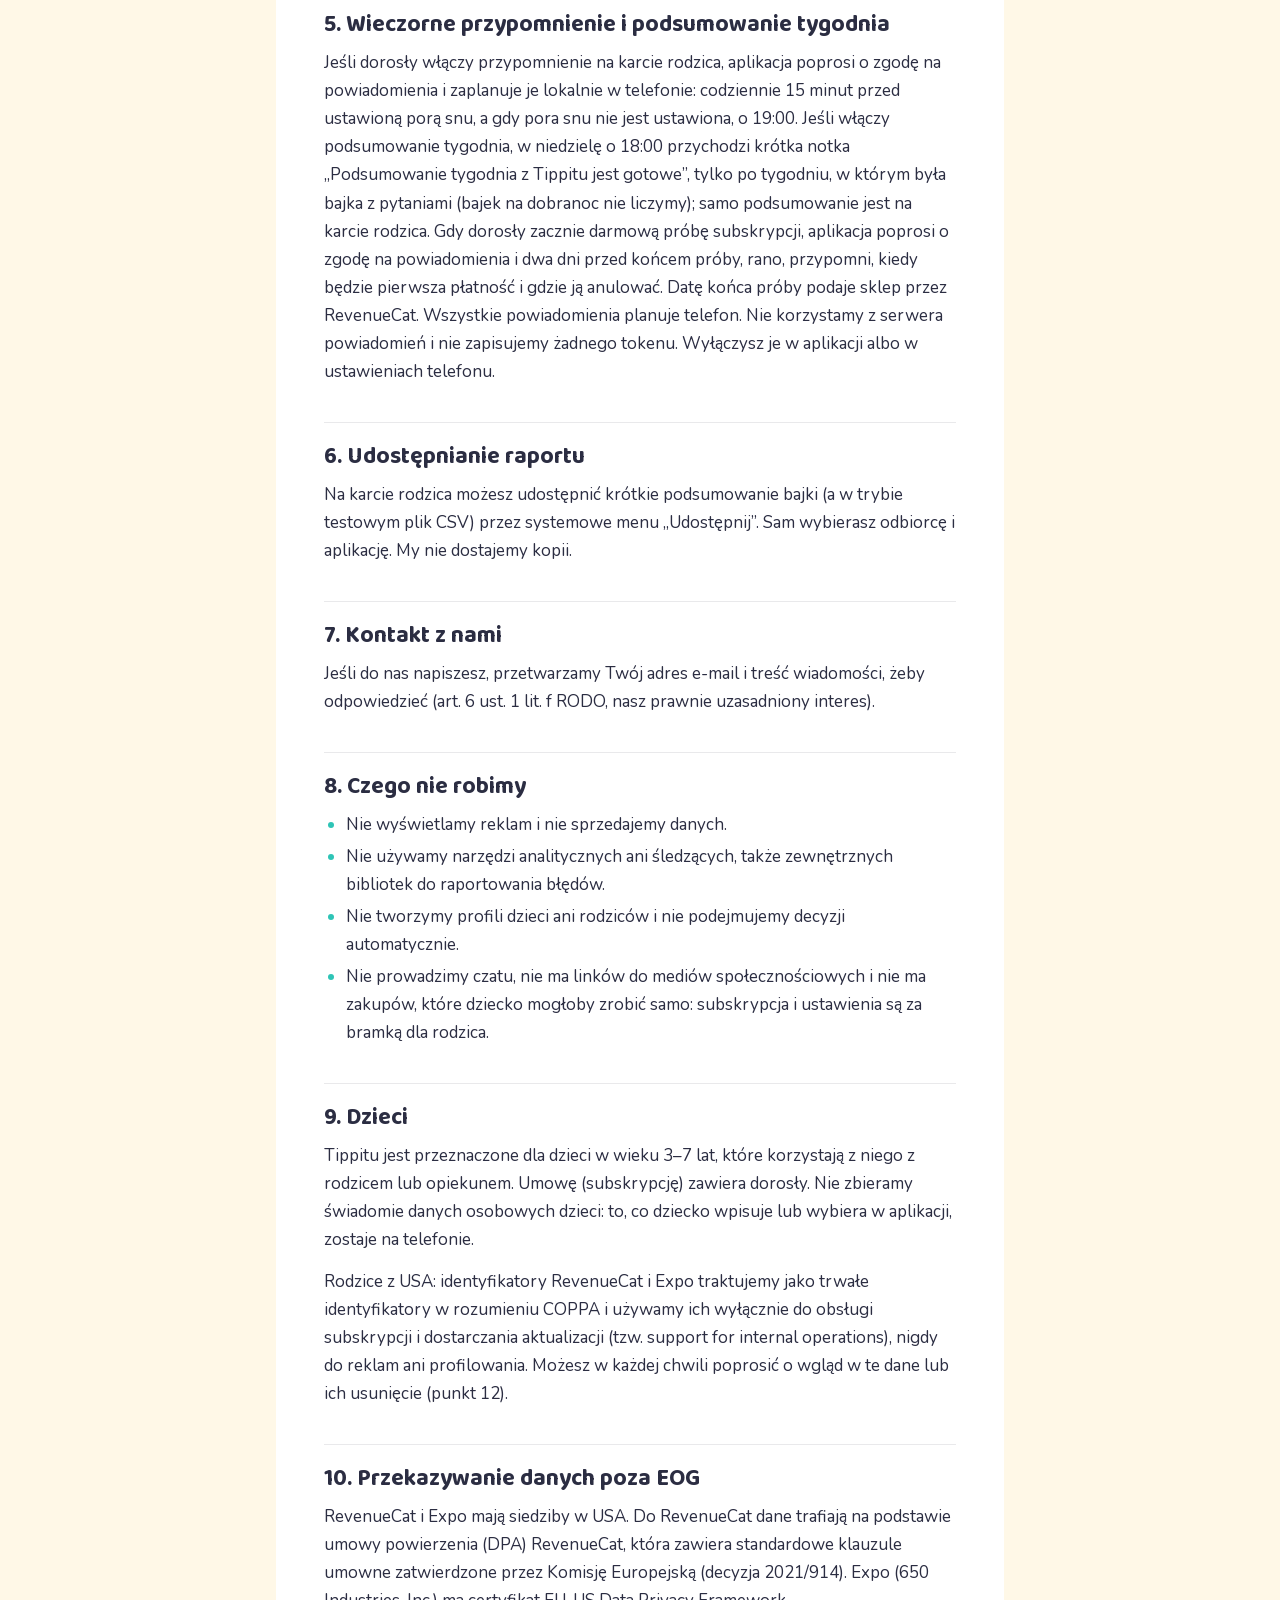
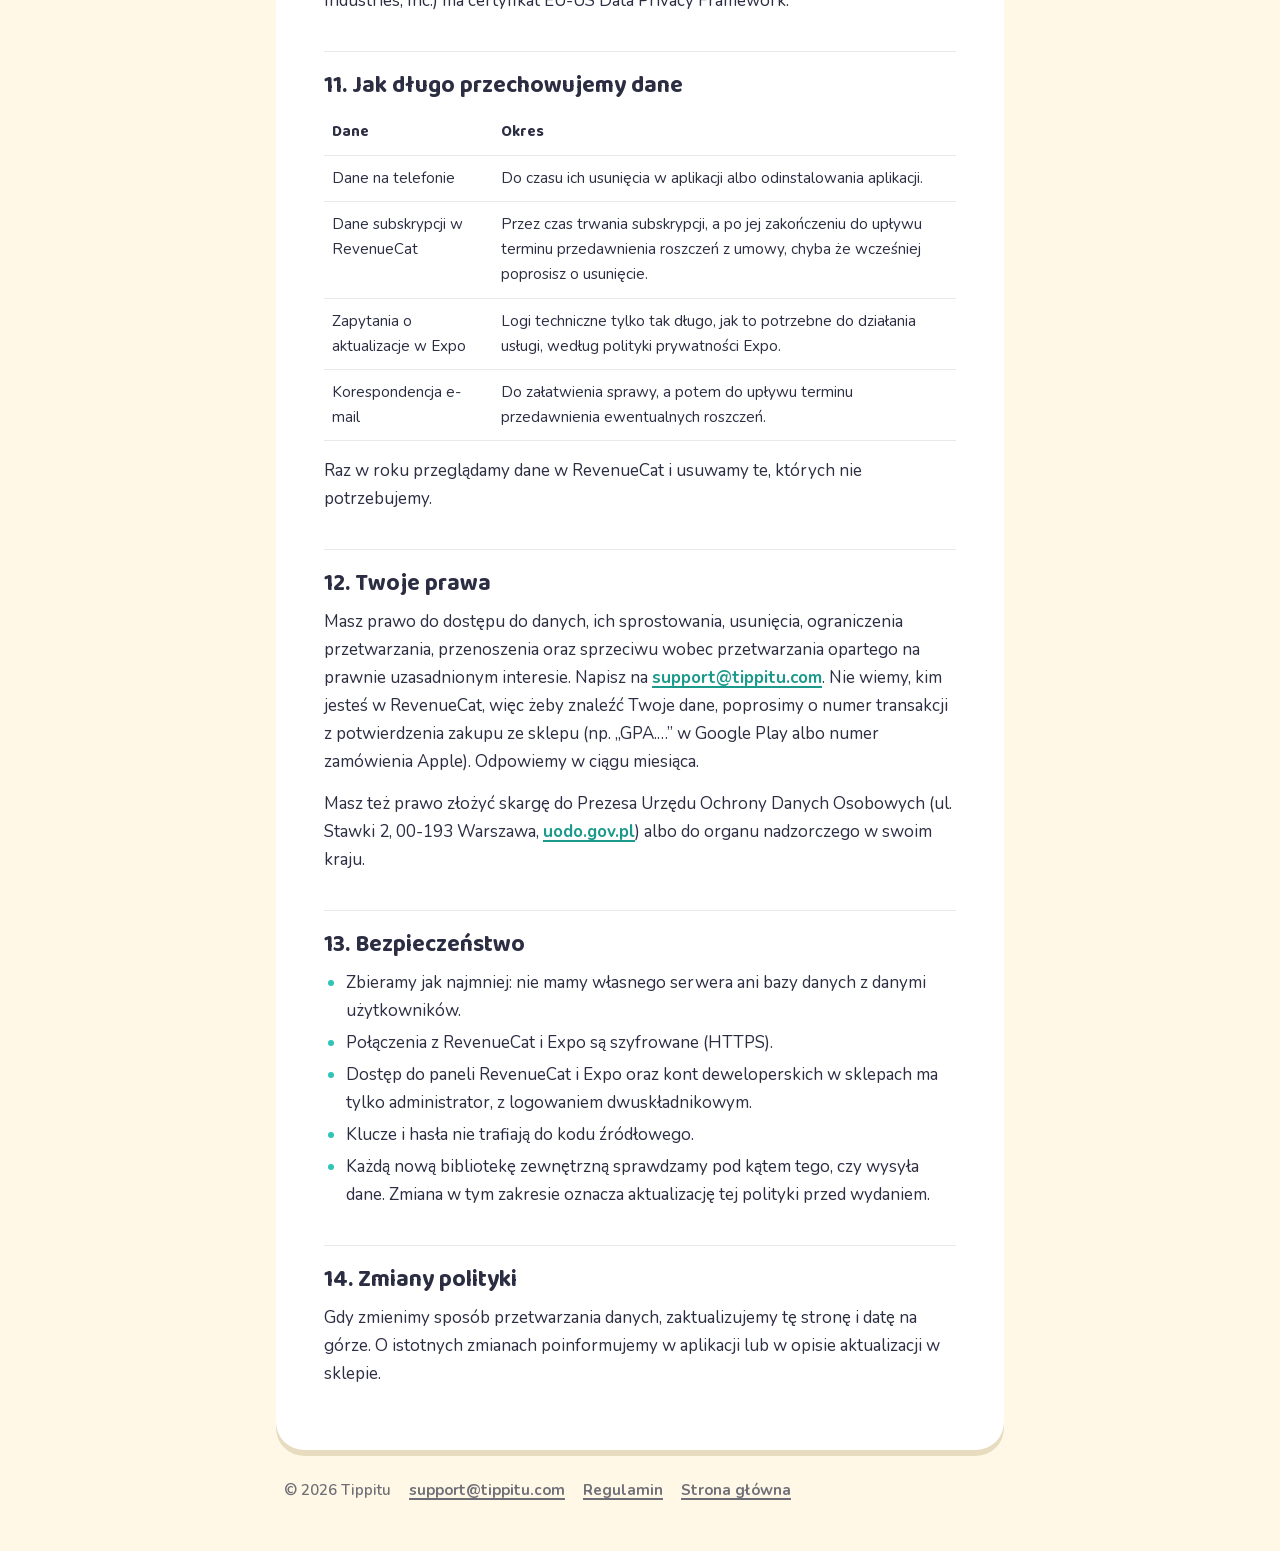
<file: pl/prywatnosc.html>
<!doctype html>
<html lang="pl">
<head>
<meta charset="utf-8">
<meta name="viewport" content="width=device-width, initial-scale=1">
<meta name="description" content="Polityka prywatności aplikacji Tippitu: jakie dane zbieramy (prawie żadne), co zostaje na telefonie i jak się z nami skontaktować.">
<link rel="canonical" href="https://hardcodejan.github.io/tikitu-docs/pl/prywatnosc.html">
<link rel="alternate" hreflang="pl" href="https://hardcodejan.github.io/tikitu-docs/pl/prywatnosc.html">
<link rel="alternate" hreflang="en" href="https://hardcodejan.github.io/tikitu-docs/en/privacy.html">
<link rel="alternate" hreflang="x-default" href="https://hardcodejan.github.io/tikitu-docs/pl/prywatnosc.html">
<title>Tippitu – Polityka prywatności</title>
<link rel="stylesheet" href="../style.css">
<link rel="icon" href="../assets/brand/favicon-64.png" sizes="64x64">
<meta name="theme-color" content="#fff8e7">
<script>try{if(localStorage.getItem('tippitu-theme')==='night'){document.documentElement.dataset.theme='night';document.querySelector('meta[name=theme-color]').content='#2e2a5c'}}catch(e){}</script>
</head>
<body>
<div class="wrap">
<header>
  <a class="logo" href="../" aria-label="Tippitu">
    <img class="logo-day" src="../assets/brand/logo-bird.svg" alt="" width="44" height="44">
    <img class="logo-night" src="../assets/brand/logo-bird-night.svg" alt="" width="44" height="44">
    <span>Tipp<span class="i">i</span>tu</span>
  </a>
  <nav class="lang" aria-label="Język">
    <span aria-current="page" lang="pl">pl</span>
    <a href="../en/privacy.html" hreflang="en" lang="en">en</a>
  </nav>
</header>
<main id="main">
<article>

<h1>Polityka prywatności</h1>
<p class="meta">Obowiązuje od 19 października 2026</p>

<div class="summary">
<p><strong>W skrócie</strong></p>
<ul>
  <li>Tippitu nie ma konta, reklam ani analityki. Nie śledzimy, co robi dziecko.</li>
  <li>Imiona dzieci, wiek i postępy w bajkach zostają na telefonie. Nie trafiają do nas.</li>
  <li>Aplikacja nie używa mikrofonu, aparatu ani lokalizacji.</li>
  <li>Telefon wysyła tylko dwie rzeczy. Dane subskrypcji (losowy identyfikator i historia zakupów) obsługuje za nas firma RevenueCat, a płatność sklep Apple albo Google. Przy uruchomieniu aplikacja pyta też serwer Expo, czy są nowe bajki i poprawki (losowy identyfikator instalacji i wersja aplikacji).</li>
</ul>
</div>

<h2>1. Kto odpowiada za Twoje dane</h2>
<p>Administratorem danych jest twórca aplikacji Tippitu („my”). W każdej sprawie dotyczącej danych napisz na <a href="mailto:support@tippitu.com">support@tippitu.com</a>.</p>

<h2>2. Dane, które zostają na telefonie</h2>
<p>Żeby bajki zwracały się do dziecka po imieniu i pamiętały postępy, aplikacja zapisuje w pamięci telefonu, osobno dla każdego dziecka (najwyżej trojga dzieci na jednym telefonie):</p>
<ul>
  <li>imię i wiek dziecka oraz wybrany język,</li>
  <li>ukończone bajki, odpowiedzi z ostatniej bajki i poziom trudności,</li>
  <li>wybranego ptaszka Tippitu, piórka, naklejki w gnieździe, strój Tippitu, pamiątki z bajek (np. wybrany kolor łódki), zobaczone wpadki Tippitu i otwarte codzienne niespodzianki,</li>
</ul>
<p>a dla całej rodziny:</p>
<ul>
  <li>ustawienia: muzyka, wieczorne przypomnienie, pora snu, tygodniowe podsumowanie i tryb „Razem z dzieckiem”,</li>
  <li>dziennik rozegranych bajek (do 200 ostatnich: która bajka, odpowiedzi, czas), z którego karta rodzica liczy postępy każdego dziecka, oraz proste pomiary czasu do testów (np. jak szybko dziecko znalazło trzy piórka).</li>
</ul>
<p>Te dane nie są wysyłane do nas ani do nikogo innego. Nie mamy do nich dostępu. Możesz je usunąć przyciskiem „Usuń dziecko” na karcie rodzica, gdy na telefonie jest co najmniej dwoje dzieci (znikają dane wybranego dziecka i jego wpisy w dzienniku bajek; pozostałe dzieci i ustawienia rodziny zostają), albo odinstalowując aplikację (wszystko). W wersjach testowych aplikacji są też przyciski „Następne dziecko” na karcie rodzica (dane dziecka, które teraz gra; pozostałe dzieci, ustawienia rodziny i dziennik bajek zostają) i „Wyczyść wyniki” na ekranie wyników testów (dziennik bajek i pomiary).</p>
<p>Jeśli w telefonie masz włączoną kopię zapasową (iCloud albo kopia zapasowa Google), system może dołączyć do niej dane aplikacji. Tę kopię przechowuje Apple albo Google na zasadach Twojego konta. Możesz ją wyłączyć w ustawieniach telefonu.</p>

<h2>3. Głos Tippitu i czytanie imienia</h2>
<p>Kwestie Tippitu są nagrane wcześniej i zapisane w aplikacji. Kwestie, których jeszcze nie nagraliśmy, i imię dziecka, którego nie ma w nagraniach, czyta syntezator mowy wbudowany w telefon. Aplikacja przekazuje mu tylko tekst do przeczytania i niczego nie nagrywa. Syntezator jest częścią systemu telefonu, więc działa na zasadach jego dostawcy (Apple, Google lub producenta telefonu).</p>
<p>Głos Tippitu został stworzony z pomocą narzędzi sztucznej inteligencji do syntezy mowy. Teksty bajek przygotowujemy i sprawdzamy sami. Aplikacja nie prowadzi z dzieckiem rozmowy z AI i nie słucha dziecka; dziecko odpowiada przyciskami.</p>

<h2>4. Subskrypcja, płatności i aktualizacje</h2>
<h3>Sklep Apple albo Google</h3>
<p>Subskrypcję kupujesz w App Store albo w Google Play. Płatność, dane karty, imię i nazwisko oraz adres e-mail konta obsługuje sklep jako osobny administrator, na zasadach swojej polityki prywatności. My tych danych nie dostajemy.</p>
<h3>RevenueCat</h3>
<p>Do sprawdzania, czy subskrypcja jest aktywna, używamy usługi RevenueCat, Inc. (San Francisco, USA), która przetwarza dane w naszym imieniu. Przetwarzane są:</p>
<ul>
  <li>losowy, anonimowy identyfikator utworzony przez aplikację przy pierwszym uruchomieniu (nie jest powiązany z imieniem dziecka ani z Twoim kontem w sklepie),</li>
  <li>historia zakupów: wykupiony plan, daty rozpoczęcia, odnowienia i końca subskrypcji, okres próbny, cena i waluta, identyfikatory transakcji w sklepie, kraj sklepu,</li>
  <li>dane techniczne potrzebne do połączenia: adres IP, wersja aplikacji, system i model urządzenia, język.</li>
</ul>
<p>Nie przekazujemy do RevenueCat imienia dziecka ani żadnych danych z bajek. Nie używamy identyfikatorów reklamowych (IDFA, AAID), atrybutów użytkownika ani integracji RevenueCat z narzędziami marketingowymi.</p>
<p><strong>Cel i podstawa:</strong> wykonanie umowy, czyli udostępnienie subskrypcji i przywracanie zakupów (art. 6 ust. 1 lit. b RODO), a także obowiązki prawne związane z rozliczeniami i reklamacjami (art. 6 ust. 1 lit. c RODO).</p>
<p>Wersje aplikacji bez płatności (np. testowe) nie łączą się z RevenueCat.</p>
<h3>Aktualizacje aplikacji (Expo)</h3>
<p>Żeby poprawki i nowe bajki trafiały do aplikacji bez czekania na sklep, aplikacja przy uruchomieniu pyta serwer usługi EAS Update firmy Expo (650 Industries, Inc., USA), czy jest nowa wersja, i jeśli jest, pobiera ją. Przy tym zapytaniu Expo przetwarza w naszym imieniu:</p>
<ul>
  <li>losowy identyfikator instalacji utworzony przez aplikację (niepowiązany z imieniem dziecka, z kontem w sklepie ani z identyfikatorem RevenueCat),</li>
  <li>dane techniczne połączenia: adres IP, system (iOS albo Android), wersję aplikacji i kanał aktualizacji.</li>
</ul>
<p>Nie przekazujemy do Expo imienia dziecka ani żadnych danych z bajek. <strong>Cel i podstawa:</strong> dostarczanie poprawek i nowych treści, które są częścią usługi (art. 6 ust. 1 lit. b RODO), oraz bezpieczeństwo aplikacji (art. 6 ust. 1 lit. f RODO).</p>

<h2>5. Wieczorne przypomnienie i podsumowanie tygodnia</h2>
<p>Jeśli dorosły włączy przypomnienie na karcie rodzica, aplikacja poprosi o zgodę na powiadomienia i zaplanuje je lokalnie w telefonie: codziennie 15 minut przed ustawioną porą snu, a gdy pora snu nie jest ustawiona, o 19:00. Jeśli włączy podsumowanie tygodnia, w niedzielę o 18:00 przychodzi krótka notka „Podsumowanie tygodnia z Tippitu jest gotowe”, tylko po tygodniu, w którym była bajka z pytaniami (bajek na dobranoc nie liczymy); samo podsumowanie jest na karcie rodzica. Gdy dorosły zacznie darmową próbę subskrypcji, aplikacja poprosi o zgodę na powiadomienia i dwa dni przed końcem próby, rano, przypomni, kiedy będzie pierwsza płatność i gdzie ją anulować. Datę końca próby podaje sklep przez RevenueCat. Wszystkie powiadomienia planuje telefon. Nie korzystamy z serwera powiadomień i nie zapisujemy żadnego tokenu. Wyłączysz je w aplikacji albo w ustawieniach telefonu.</p>

<h2>6. Udostępnianie raportu</h2>
<p>Na karcie rodzica możesz udostępnić krótkie podsumowanie bajki (a w trybie testowym plik CSV) przez systemowe menu „Udostępnij”. Sam wybierasz odbiorcę i aplikację. My nie dostajemy kopii.</p>

<h2>7. Kontakt z nami</h2>
<p>Jeśli do nas napiszesz, przetwarzamy Twój adres e-mail i treść wiadomości, żeby odpowiedzieć (art. 6 ust. 1 lit. f RODO, nasz prawnie uzasadniony interes).</p>

<h2>8. Czego nie robimy</h2>
<ul>
  <li>Nie wyświetlamy reklam i nie sprzedajemy danych.</li>
  <li>Nie używamy narzędzi analitycznych ani śledzących, także zewnętrznych bibliotek do raportowania błędów.</li>
  <li>Nie tworzymy profili dzieci ani rodziców i nie podejmujemy decyzji automatycznie.</li>
  <li>Nie prowadzimy czatu, nie ma linków do mediów społecznościowych i nie ma zakupów, które dziecko mogłoby zrobić samo: subskrypcja i ustawienia są za bramką dla rodzica.</li>
</ul>

<h2>9. Dzieci</h2>
<p>Tippitu jest przeznaczone dla dzieci w wieku 3–7 lat, które korzystają z niego z rodzicem lub opiekunem. Umowę (subskrypcję) zawiera dorosły. Nie zbieramy świadomie danych osobowych dzieci: to, co dziecko wpisuje lub wybiera w aplikacji, zostaje na telefonie.</p>
<p>Rodzice z USA: identyfikatory RevenueCat i Expo traktujemy jako trwałe identyfikatory w rozumieniu COPPA i używamy ich wyłącznie do obsługi subskrypcji i dostarczania aktualizacji (tzw. support for internal operations), nigdy do reklam ani profilowania. Możesz w każdej chwili poprosić o wgląd w te dane lub ich usunięcie (punkt 12).</p>

<h2>10. Przekazywanie danych poza EOG</h2>
<p>RevenueCat i Expo mają siedziby w USA. Do RevenueCat dane trafiają na podstawie umowy powierzenia (DPA) RevenueCat, która zawiera standardowe klauzule umowne zatwierdzone przez Komisję Europejską (decyzja 2021/914). Expo (650 Industries, Inc.) ma certyfikat EU-US Data Privacy Framework.</p>

<h2>11. Jak długo przechowujemy dane</h2>
<table>
  <tr><th>Dane</th><th>Okres</th></tr>
  <tr><td>Dane na telefonie</td><td>Do czasu ich usunięcia w aplikacji albo odinstalowania aplikacji.</td></tr>
  <tr><td>Dane subskrypcji w RevenueCat</td><td>Przez czas trwania subskrypcji, a po jej zakończeniu do upływu terminu przedawnienia roszczeń z umowy, chyba że wcześniej poprosisz o usunięcie.</td></tr>
  <tr><td>Zapytania o aktualizacje w Expo</td><td>Logi techniczne tylko tak długo, jak to potrzebne do działania usługi, według polityki prywatności Expo.</td></tr>
  <tr><td>Korespondencja e-mail</td><td>Do załatwienia sprawy, a potem do upływu terminu przedawnienia ewentualnych roszczeń.</td></tr>
</table>
<p>Raz w roku przeglądamy dane w RevenueCat i usuwamy te, których nie potrzebujemy.</p>

<h2>12. Twoje prawa</h2>
<p>Masz prawo do dostępu do danych, ich sprostowania, usunięcia, ograniczenia przetwarzania, przenoszenia oraz sprzeciwu wobec przetwarzania opartego na prawnie uzasadnionym interesie. Napisz na <a href="mailto:support@tippitu.com">support@tippitu.com</a>. Nie wiemy, kim jesteś w RevenueCat, więc żeby znaleźć Twoje dane, poprosimy o numer transakcji z potwierdzenia zakupu ze sklepu (np. „GPA.…” w Google Play albo numer zamówienia Apple). Odpowiemy w ciągu miesiąca.</p>
<p>Masz też prawo złożyć skargę do Prezesa Urzędu Ochrony Danych Osobowych (ul. Stawki 2, 00-193 Warszawa, <a href="https://uodo.gov.pl">uodo.gov.pl</a>) albo do organu nadzorczego w swoim kraju.</p>

<h2>13. Bezpieczeństwo</h2>
<ul>
  <li>Zbieramy jak najmniej: nie mamy własnego serwera ani bazy danych z danymi użytkowników.</li>
  <li>Połączenia z RevenueCat i Expo są szyfrowane (HTTPS).</li>
  <li>Dostęp do paneli RevenueCat i Expo oraz kont deweloperskich w sklepach ma tylko administrator, z logowaniem dwuskładnikowym.</li>
  <li>Klucze i hasła nie trafiają do kodu źródłowego.</li>
  <li>Każdą nową bibliotekę zewnętrzną sprawdzamy pod kątem tego, czy wysyła dane. Zmiana w tym zakresie oznacza aktualizację tej polityki przed wydaniem.</li>
</ul>

<h2>14. Zmiany polityki</h2>
<p>Gdy zmienimy sposób przetwarzania danych, zaktualizujemy tę stronę i datę na górze. O istotnych zmianach poinformujemy w aplikacji lub w opisie aktualizacji w sklepie.</p>

</article>
</main>
<footer><span>© 2026 Tippitu</span> <a href="mailto:support@tippitu.com">support@tippitu.com</a> <a href="regulamin.html">Regulamin</a> <a href="../">Strona główna</a></footer>
</div>
</body>
</html>
</file>
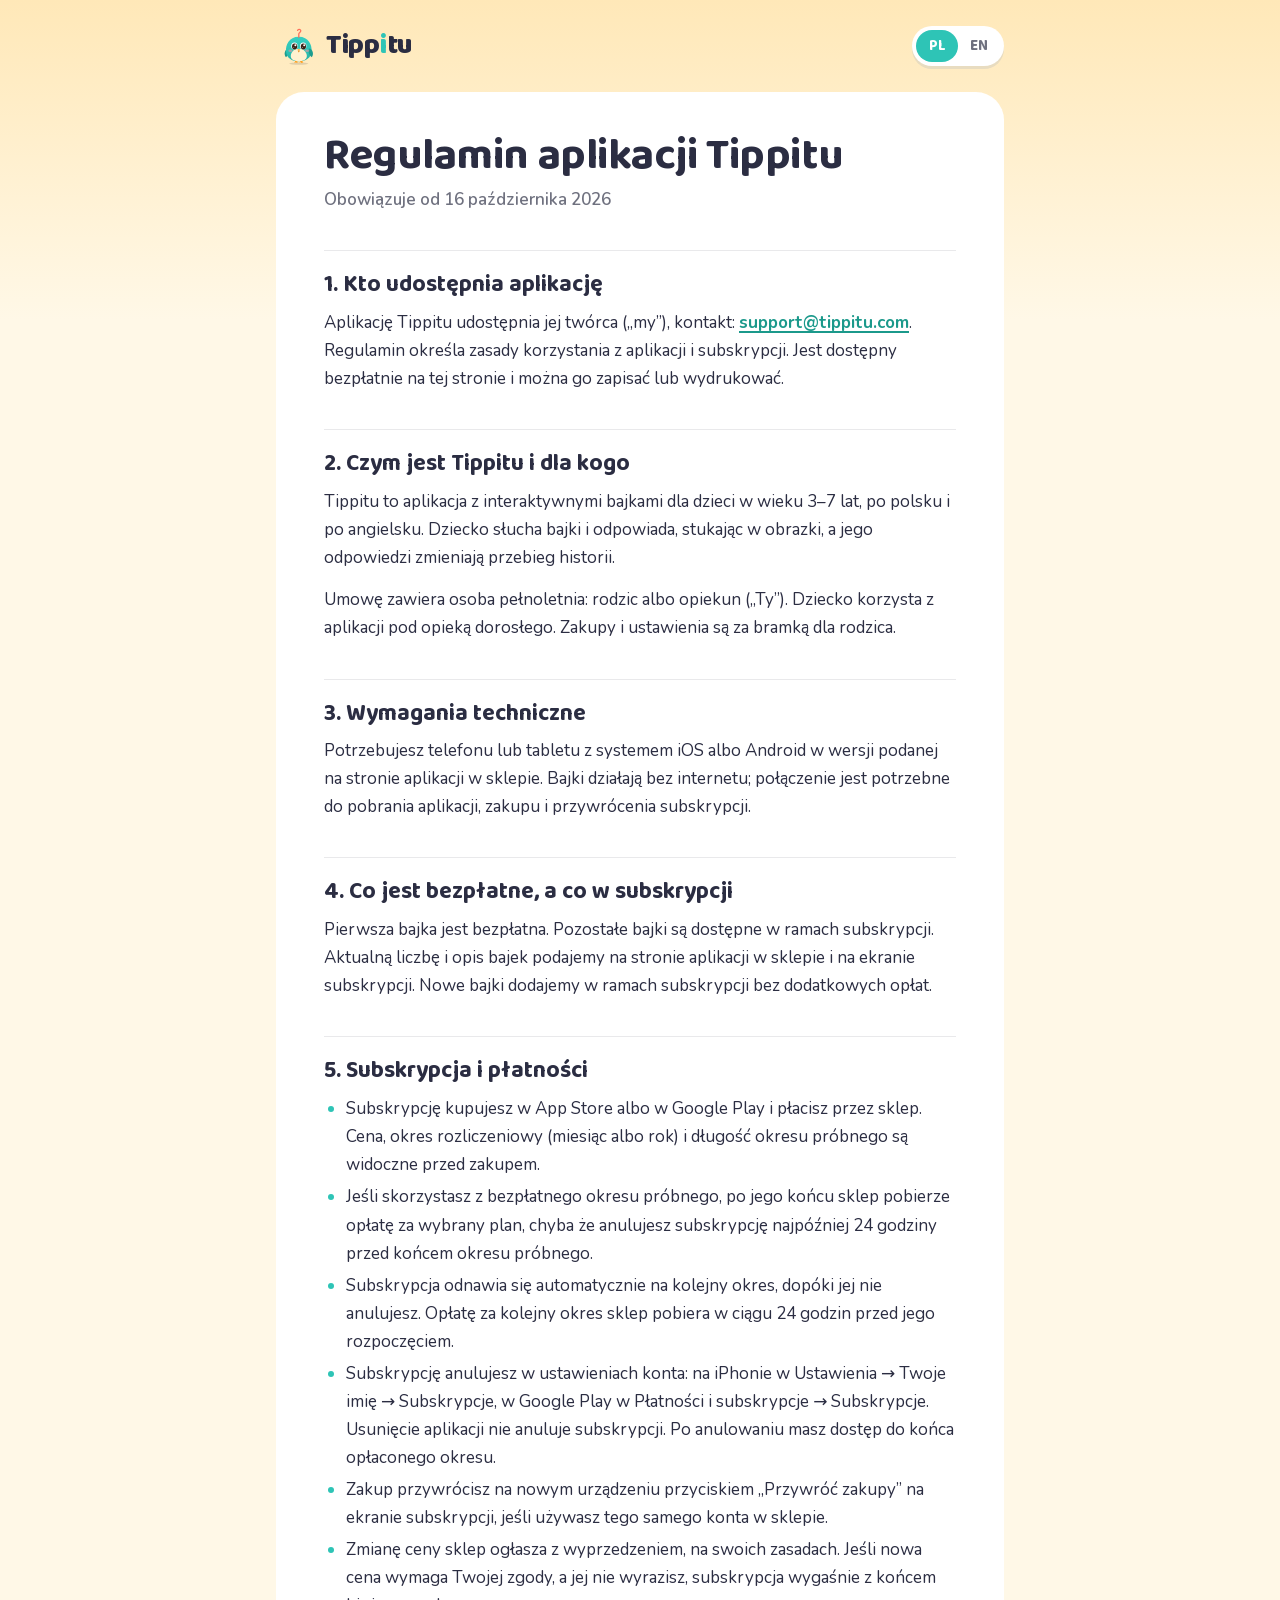
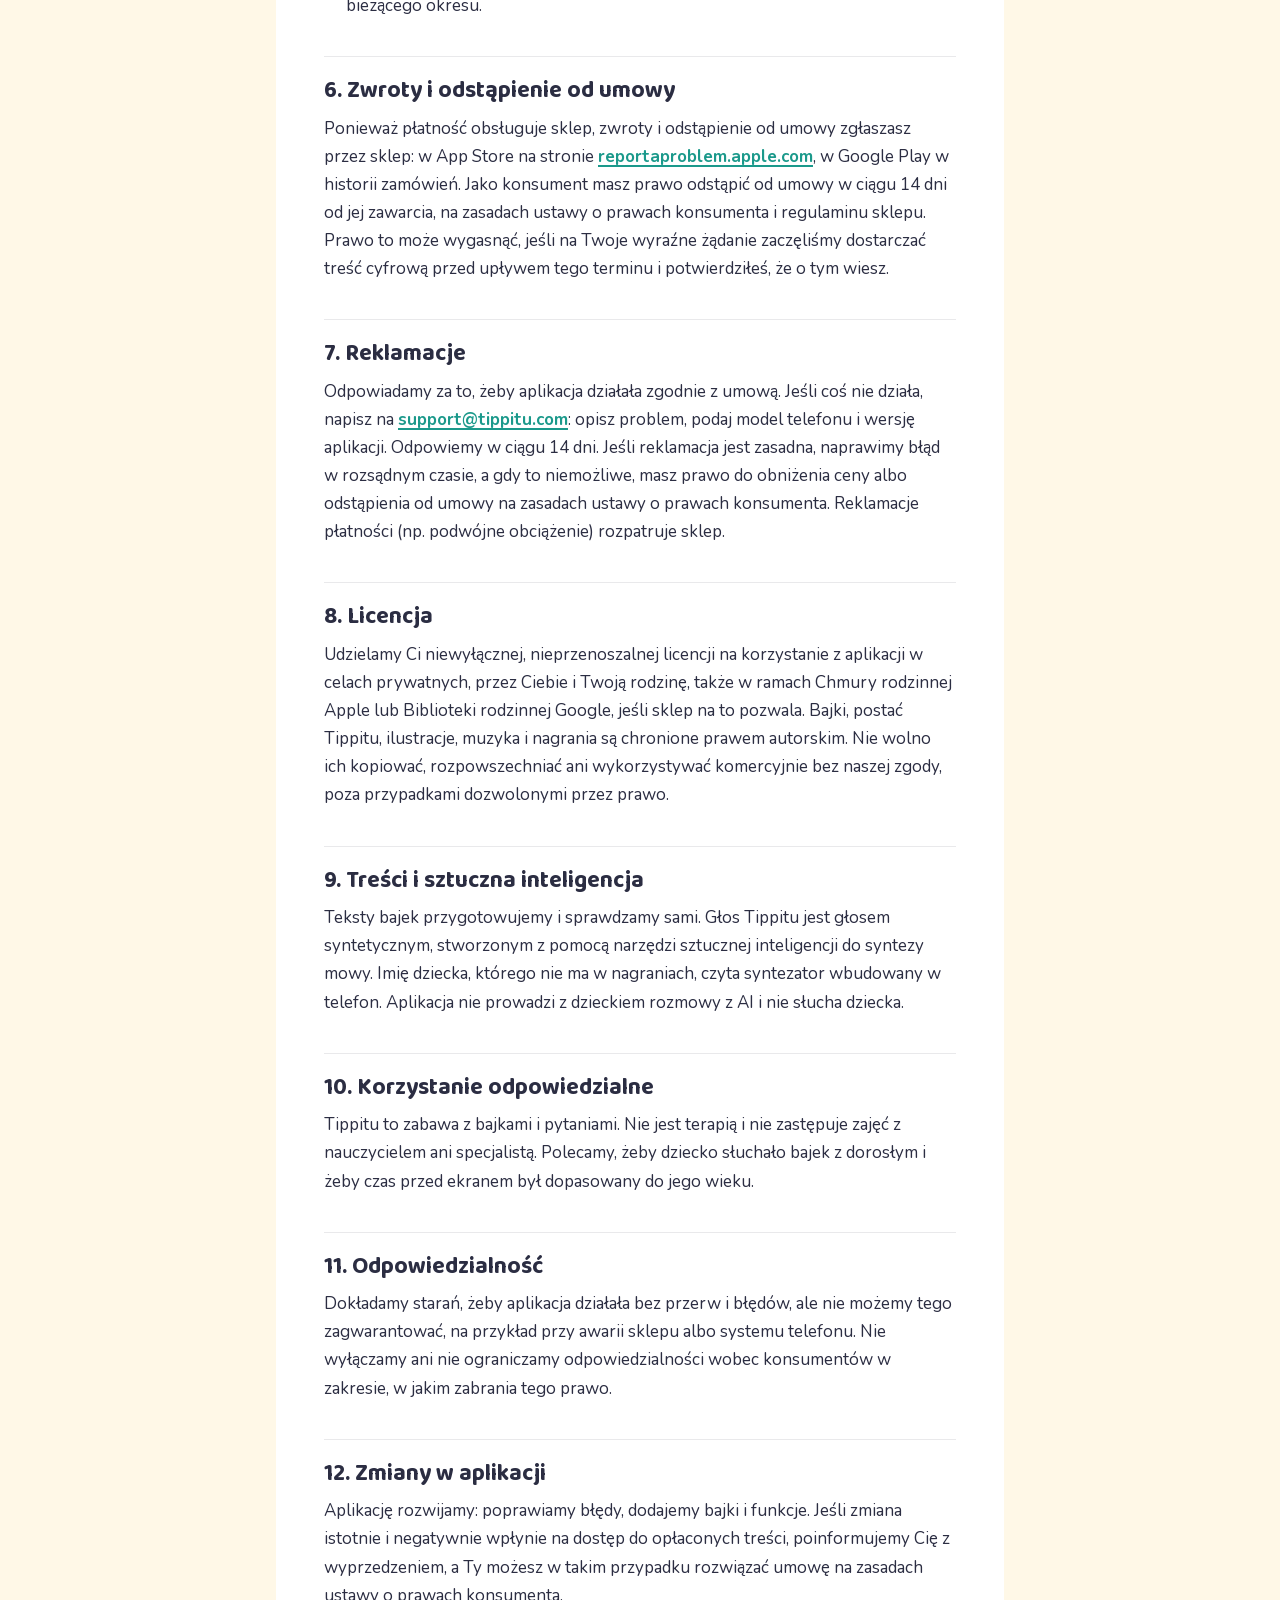
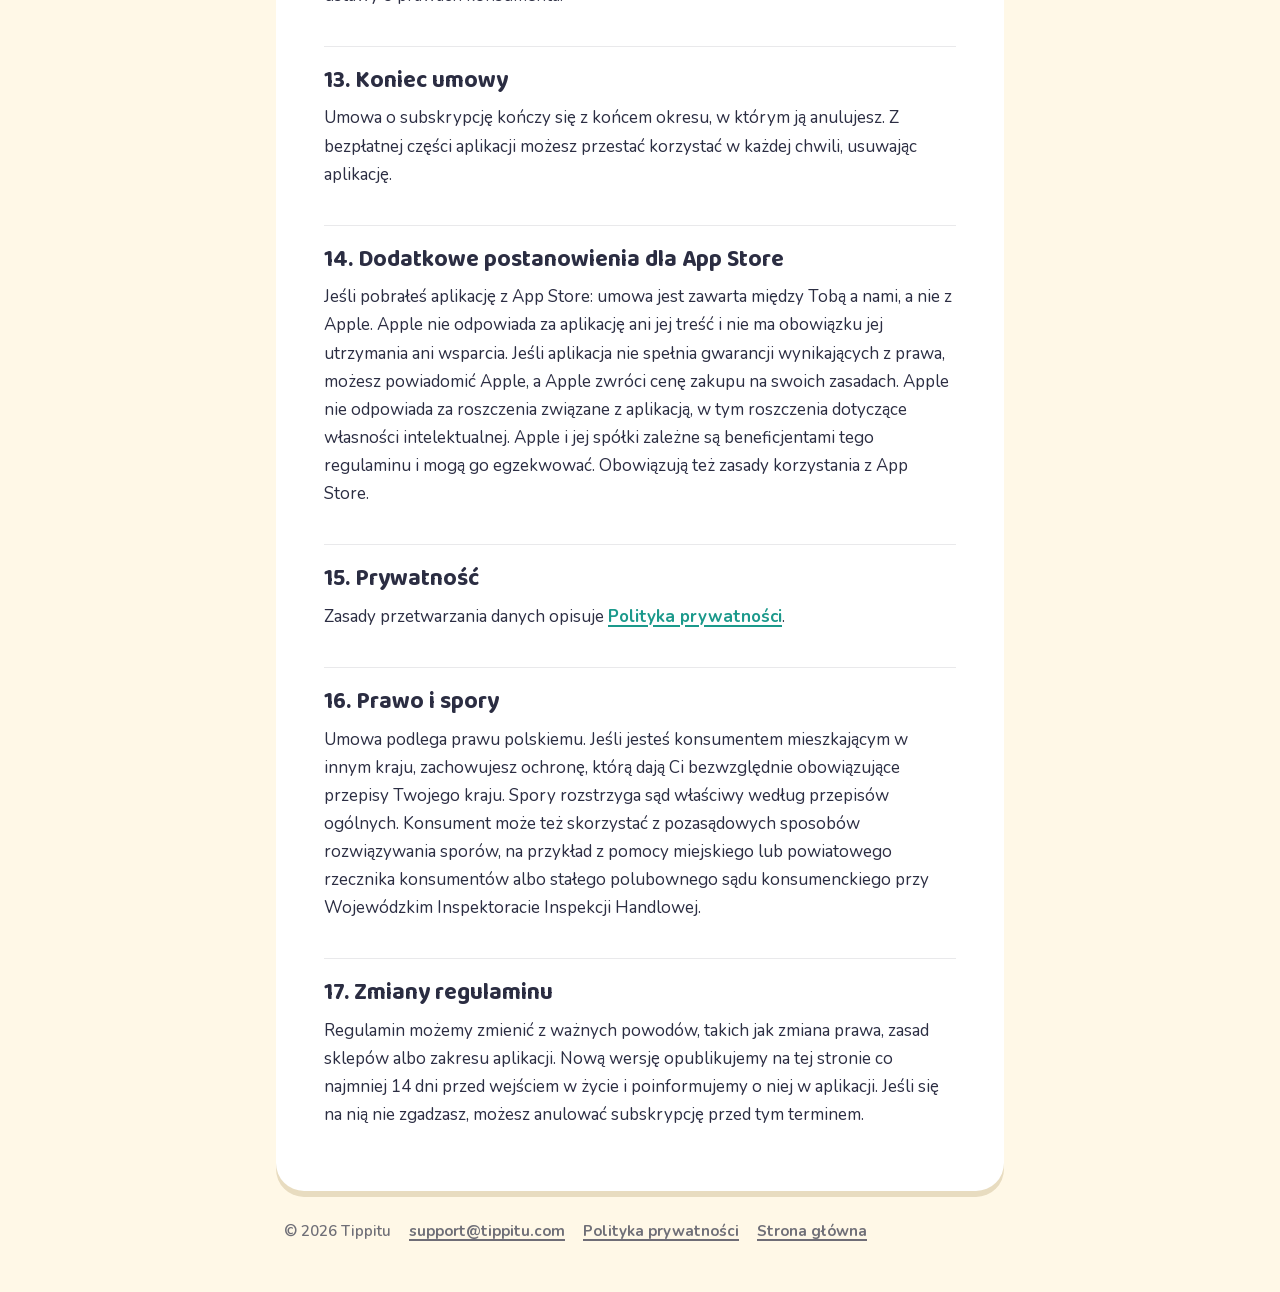
<file: pl/regulamin.html>
<!doctype html>
<html lang="pl">
<head>
<meta charset="utf-8">
<meta name="viewport" content="width=device-width, initial-scale=1">
<meta name="description" content="Regulamin aplikacji Tippitu: zasady korzystania z aplikacji i subskrypcji.">
<link rel="canonical" href="https://hardcodejan.github.io/tikitu-docs/pl/regulamin.html">
<link rel="alternate" hreflang="pl" href="https://hardcodejan.github.io/tikitu-docs/pl/regulamin.html">
<link rel="alternate" hreflang="en" href="https://hardcodejan.github.io/tikitu-docs/en/terms.html">
<link rel="alternate" hreflang="x-default" href="https://hardcodejan.github.io/tikitu-docs/pl/regulamin.html">
<title>Tippitu – Regulamin</title>
<link rel="stylesheet" href="../style.css">
<link rel="icon" href="../assets/brand/favicon-64.png" sizes="64x64">
<meta name="theme-color" content="#fff8e7">
<script>try{if(localStorage.getItem('tippitu-theme')==='night'){document.documentElement.dataset.theme='night';document.querySelector('meta[name=theme-color]').content='#2e2a5c'}}catch(e){}</script>
</head>
<body>
<div class="wrap">
<header>
  <a class="logo" href="../" aria-label="Tippitu">
    <img class="logo-day" src="../assets/brand/logo-bird.svg" alt="" width="44" height="44">
    <img class="logo-night" src="../assets/brand/logo-bird-night.svg" alt="" width="44" height="44">
    <span>Tipp<span class="i">i</span>tu</span>
  </a>
  <nav class="lang" aria-label="Język">
    <span aria-current="page" lang="pl">pl</span>
    <a href="../en/terms.html" hreflang="en" lang="en">en</a>
  </nav>
</header>
<main id="main">
<article>

<h1>Regulamin aplikacji Tippitu</h1>
<p class="meta">Obowiązuje od 16 października 2026</p>

<h2>1. Kto udostępnia aplikację</h2>
<p>Aplikację Tippitu udostępnia jej twórca („my”), kontakt: <a href="mailto:support@tippitu.com">support@tippitu.com</a>. Regulamin określa zasady korzystania z aplikacji i subskrypcji. Jest dostępny bezpłatnie na tej stronie i można go zapisać lub wydrukować.</p>

<h2>2. Czym jest Tippitu i dla kogo</h2>
<p>Tippitu to aplikacja z interaktywnymi bajkami dla dzieci w wieku 3–7 lat, po polsku i po angielsku. Dziecko słucha bajki i odpowiada, stukając w obrazki, a jego odpowiedzi zmieniają przebieg historii.</p>
<p>Umowę zawiera osoba pełnoletnia: rodzic albo opiekun („Ty”). Dziecko korzysta z aplikacji pod opieką dorosłego. Zakupy i ustawienia są za bramką dla rodzica.</p>

<h2>3. Wymagania techniczne</h2>
<p>Potrzebujesz telefonu lub tabletu z systemem iOS albo Android w wersji podanej na stronie aplikacji w sklepie. Bajki działają bez internetu; połączenie jest potrzebne do pobrania aplikacji, zakupu i przywrócenia subskrypcji.</p>

<h2>4. Co jest bezpłatne, a co w subskrypcji</h2>
<p>Pierwsza bajka jest bezpłatna. Pozostałe bajki są dostępne w ramach subskrypcji. Aktualną liczbę i opis bajek podajemy na stronie aplikacji w sklepie i na ekranie subskrypcji. Nowe bajki dodajemy w ramach subskrypcji bez dodatkowych opłat.</p>

<h2>5. Subskrypcja i płatności</h2>
<ul>
  <li>Subskrypcję kupujesz w App Store albo w Google Play i płacisz przez sklep. Cena, okres rozliczeniowy (miesiąc albo rok) i długość okresu próbnego są widoczne przed zakupem.</li>
  <li>Jeśli skorzystasz z bezpłatnego okresu próbnego, po jego końcu sklep pobierze opłatę za wybrany plan, chyba że anulujesz subskrypcję najpóźniej 24 godziny przed końcem okresu próbnego.</li>
  <li>Subskrypcja odnawia się automatycznie na kolejny okres, dopóki jej nie anulujesz. Opłatę za kolejny okres sklep pobiera w ciągu 24 godzin przed jego rozpoczęciem.</li>
  <li>Subskrypcję anulujesz w ustawieniach konta: na iPhonie w Ustawienia → Twoje imię → Subskrypcje, w Google Play w Płatności i subskrypcje → Subskrypcje. Usunięcie aplikacji nie anuluje subskrypcji. Po anulowaniu masz dostęp do końca opłaconego okresu.</li>
  <li>Zakup przywrócisz na nowym urządzeniu przyciskiem „Przywróć zakupy” na ekranie subskrypcji, jeśli używasz tego samego konta w sklepie.</li>
  <li>Zmianę ceny sklep ogłasza z wyprzedzeniem, na swoich zasadach. Jeśli nowa cena wymaga Twojej zgody, a jej nie wyrazisz, subskrypcja wygaśnie z końcem bieżącego okresu.</li>
</ul>

<h2>6. Zwroty i odstąpienie od umowy</h2>
<p>Ponieważ płatność obsługuje sklep, zwroty i odstąpienie od umowy zgłaszasz przez sklep: w App Store na stronie <a href="https://reportaproblem.apple.com">reportaproblem.apple.com</a>, w Google Play w historii zamówień. Jako konsument masz prawo odstąpić od umowy w ciągu 14 dni od jej zawarcia, na zasadach ustawy o prawach konsumenta i regulaminu sklepu. Prawo to może wygasnąć, jeśli na Twoje wyraźne żądanie zaczęliśmy dostarczać treść cyfrową przed upływem tego terminu i potwierdziłeś, że o tym wiesz.</p>

<h2>7. Reklamacje</h2>
<p>Odpowiadamy za to, żeby aplikacja działała zgodnie z umową. Jeśli coś nie działa, napisz na <a href="mailto:support@tippitu.com">support@tippitu.com</a>: opisz problem, podaj model telefonu i wersję aplikacji. Odpowiemy w ciągu 14 dni. Jeśli reklamacja jest zasadna, naprawimy błąd w rozsądnym czasie, a gdy to niemożliwe, masz prawo do obniżenia ceny albo odstąpienia od umowy na zasadach ustawy o prawach konsumenta. Reklamacje płatności (np. podwójne obciążenie) rozpatruje sklep.</p>

<h2>8. Licencja</h2>
<p>Udzielamy Ci niewyłącznej, nieprzenoszalnej licencji na korzystanie z aplikacji w celach prywatnych, przez Ciebie i Twoją rodzinę, także w ramach Chmury rodzinnej Apple lub Biblioteki rodzinnej Google, jeśli sklep na to pozwala. Bajki, postać Tippitu, ilustracje, muzyka i nagrania są chronione prawem autorskim. Nie wolno ich kopiować, rozpowszechniać ani wykorzystywać komercyjnie bez naszej zgody, poza przypadkami dozwolonymi przez prawo.</p>

<h2>9. Treści i sztuczna inteligencja</h2>
<p>Teksty bajek przygotowujemy i sprawdzamy sami. Głos Tippitu jest głosem syntetycznym, stworzonym z pomocą narzędzi sztucznej inteligencji do syntezy mowy. Imię dziecka, którego nie ma w nagraniach, czyta syntezator wbudowany w telefon. Aplikacja nie prowadzi z dzieckiem rozmowy z AI i nie słucha dziecka.</p>

<h2>10. Korzystanie odpowiedzialne</h2>
<p>Tippitu to zabawa z bajkami i pytaniami. Nie jest terapią i nie zastępuje zajęć z nauczycielem ani specjalistą. Polecamy, żeby dziecko słuchało bajek z dorosłym i żeby czas przed ekranem był dopasowany do jego wieku.</p>

<h2>11. Odpowiedzialność</h2>
<p>Dokładamy starań, żeby aplikacja działała bez przerw i błędów, ale nie możemy tego zagwarantować, na przykład przy awarii sklepu albo systemu telefonu. Nie wyłączamy ani nie ograniczamy odpowiedzialności wobec konsumentów w zakresie, w jakim zabrania tego prawo.</p>

<h2>12. Zmiany w aplikacji</h2>
<p>Aplikację rozwijamy: poprawiamy błędy, dodajemy bajki i funkcje. Jeśli zmiana istotnie i negatywnie wpłynie na dostęp do opłaconych treści, poinformujemy Cię z wyprzedzeniem, a Ty możesz w takim przypadku rozwiązać umowę na zasadach ustawy o prawach konsumenta.</p>

<h2>13. Koniec umowy</h2>
<p>Umowa o subskrypcję kończy się z końcem okresu, w którym ją anulujesz. Z bezpłatnej części aplikacji możesz przestać korzystać w każdej chwili, usuwając aplikację.</p>

<h2>14. Dodatkowe postanowienia dla App Store</h2>
<p>Jeśli pobrałeś aplikację z App Store: umowa jest zawarta między Tobą a nami, a nie z Apple. Apple nie odpowiada za aplikację ani jej treść i nie ma obowiązku jej utrzymania ani wsparcia. Jeśli aplikacja nie spełnia gwarancji wynikających z prawa, możesz powiadomić Apple, a Apple zwróci cenę zakupu na swoich zasadach. Apple nie odpowiada za roszczenia związane z aplikacją, w tym roszczenia dotyczące własności intelektualnej. Apple i jej spółki zależne są beneficjentami tego regulaminu i mogą go egzekwować. Obowiązują też zasady korzystania z App Store.</p>

<h2>15. Prywatność</h2>
<p>Zasady przetwarzania danych opisuje <a href="prywatnosc.html">Polityka prywatności</a>.</p>

<h2>16. Prawo i spory</h2>
<p>Umowa podlega prawu polskiemu. Jeśli jesteś konsumentem mieszkającym w innym kraju, zachowujesz ochronę, którą dają Ci bezwzględnie obowiązujące przepisy Twojego kraju. Spory rozstrzyga sąd właściwy według przepisów ogólnych. Konsument może też skorzystać z pozasądowych sposobów rozwiązywania sporów, na przykład z pomocy miejskiego lub powiatowego rzecznika konsumentów albo stałego polubownego sądu konsumenckiego przy Wojewódzkim Inspektoracie Inspekcji Handlowej.</p>

<h2>17. Zmiany regulaminu</h2>
<p>Regulamin możemy zmienić z ważnych powodów, takich jak zmiana prawa, zasad sklepów albo zakresu aplikacji. Nową wersję opublikujemy na tej stronie co najmniej 14 dni przed wejściem w życie i poinformujemy o niej w aplikacji. Jeśli się na nią nie zgadzasz, możesz anulować subskrypcję przed tym terminem.</p>

</article>
</main>
<footer><span>© 2026 Tippitu</span> <a href="mailto:support@tippitu.com">support@tippitu.com</a> <a href="prywatnosc.html">Polityka prywatności</a> <a href="../">Strona główna</a></footer>
</div>
</body>
</html>
</file>
<file: style.css>
/* Tippitu legal pages — shares the landing's tokens and fonts (site/landing/src/index.css). */

@font-face {
  font-family: 'Baloo 2';
  font-style: normal;
  font-weight: 600 800;
  font-display: swap;
  src: url('assets/fonts/baloo-latin-ext.woff2') format('woff2');
  unicode-range: U+0100-02BA, U+02BD-02C5, U+02C7-02CC, U+02CE-02D7, U+02DD-02FF, U+0304, U+0308, U+0329, U+1D00-1DBF, U+1E00-1E9F,
    U+1EF2-1EFF, U+2020, U+20A0-20AB, U+20AD-20C4, U+2113, U+2C60-2C7F, U+A720-A7FF;
}
@font-face {
  font-family: 'Baloo 2';
  font-style: normal;
  font-weight: 600 800;
  font-display: swap;
  src: url('assets/fonts/baloo-latin.woff2') format('woff2');
  unicode-range: U+0000-00FF, U+0131, U+0152-0153, U+02BB-02BC, U+02C6, U+02DA, U+02DC, U+0304, U+0308, U+0329, U+2000-206F, U+20AC,
    U+2122, U+2191, U+2193, U+2212, U+2215, U+FEFF, U+FFFD;
}
@font-face {
  font-family: 'Nunito';
  font-style: normal;
  font-weight: 400 800;
  font-display: swap;
  src: url('assets/fonts/nunito-latin-ext.woff2') format('woff2');
  unicode-range: U+0100-02BA, U+02BD-02C5, U+02C7-02CC, U+02CE-02D7, U+02DD-02FF, U+0304, U+0308, U+0329, U+1D00-1DBF, U+1E00-1E9F,
    U+1EF2-1EFF, U+2020, U+20A0-20AB, U+20AD-20C4, U+2113, U+2C60-2C7F, U+A720-A7FF;
}
@font-face {
  font-family: 'Nunito';
  font-style: normal;
  font-weight: 400 800;
  font-display: swap;
  src: url('assets/fonts/nunito-latin.woff2') format('woff2');
  unicode-range: U+0000-00FF, U+0131, U+0152-0153, U+02BB-02BC, U+02C6, U+02DA, U+02DC, U+0304, U+0308, U+0329, U+2000-206F, U+20AC,
    U+2122, U+2191, U+2193, U+2212, U+2215, U+FEFF, U+FFFD;
}

:root,
[data-theme='day'] {
  --bg: #fff8e7;
  --bg-deep: #ffe8b8;
  --surface: #ffffff;
  --surface-shadow: #e8dcc0;
  --ink: #2b2d42;
  --ink-soft: rgba(43, 45, 66, 0.68);
  --primary: #ff9f1c;
  --accent: #2ec4b6;
  --accent-deep: #1b998b;
  --highlight: #ffd166;
  --line: rgba(43, 45, 66, 0.1);
  --tint: #e6f7f4;
  --tint-2: #fff1d0;
  --todo-bg: #ffd166;
  --todo-text: #3d2c00;
  --on-accent: #ffffff;
  color-scheme: light;
}
[data-theme='night'] {
  --bg: #2e2a5c;
  --bg-deep: #141238;
  --surface: #3a3570;
  --surface-shadow: #1b1838;
  --ink: #fff8e7;
  --ink-soft: rgba(255, 248, 231, 0.74);
  --primary: #ffe9a8;
  --accent: #ffb054;
  --accent-deep: #ffc98a;
  --highlight: #ffc93c;
  --line: rgba(255, 248, 231, 0.12);
  --tint: #433d7d;
  --tint-2: #433d7d;
  --todo-bg: #ffc93c;
  --todo-text: #3d2c00;
  --on-accent: #2e2a5c;
  color-scheme: dark;
}

* { box-sizing: border-box; }
html { -webkit-text-size-adjust: 100%; scroll-behavior: smooth; }
body {
  margin: 0;
  background: var(--bg);
  background-image: linear-gradient(180deg, var(--bg-deep) 0, var(--bg) 320px);
  color: var(--ink);
  font: 17px/1.65 'Nunito', system-ui, -apple-system, 'Segoe UI', sans-serif;
}
.wrap { max-width: 760px; margin: 0 auto; padding: 16px 16px 48px; }

/* Header: logo + language pill, mirrors the landing nav. */
header {
  display: flex;
  justify-content: space-between;
  align-items: center;
  gap: 16px;
  padding: 8px 0 24px;
}
.logo {
  display: inline-flex;
  align-items: center;
  gap: 6px;
  text-decoration: none;
  color: var(--ink);
  font-family: 'Baloo 2', 'Arial Rounded MT Bold', system-ui, sans-serif;
  font-size: 28px;
  font-weight: 800;
  line-height: 1;
  letter-spacing: -0.01em;
}
.logo img { width: 44px; height: 44px; transition: transform 0.3s cubic-bezier(0.34, 1.56, 0.64, 1); }
.logo:hover img { transform: rotate(-6deg) scale(1.1); }
.logo .i { color: var(--accent); }
.logo-night { display: none; }
[data-theme='night'] .logo-day { display: none; }
[data-theme='night'] .logo-night { display: block; }

.lang {
  display: grid;
  grid-template-columns: 1fr 1fr;
  height: 40px;
  width: 92px;
  padding: 4px;
  border-radius: 999px;
  background: var(--surface);
  box-shadow: 0 3px 0 var(--surface-shadow);
  font-family: 'Baloo 2', 'Arial Rounded MT Bold', system-ui, sans-serif;
  font-size: 15px;
  font-weight: 700;
  text-transform: uppercase;
}
.lang > * {
  display: grid;
  place-items: center;
  border-radius: 999px;
  text-decoration: none;
  color: var(--ink-soft);
  line-height: 1;
}
.lang > a:hover { color: var(--ink); }
.lang > [aria-current] { background: var(--accent); color: var(--on-accent); }

/* Document card */
article {
  background: var(--surface);
  border-radius: 28px;
  box-shadow: 0 6px 0 var(--surface-shadow);
  padding: 28px 22px 36px;
}
@media (min-width: 640px) { article { padding: 40px 48px 48px; } }

h1 {
  font-family: 'Baloo 2', 'Arial Rounded MT Bold', system-ui, sans-serif;
  font-size: clamp(2rem, 1.5rem + 2.4vw, 2.75rem);
  line-height: 1.1;
  letter-spacing: -0.01em;
  margin: 0 0 6px;
}
h2 {
  font-family: 'Baloo 2', 'Arial Rounded MT Bold', system-ui, sans-serif;
  font-size: 1.45rem;
  line-height: 1.2;
  margin: 36px 0 10px;
  padding-top: 20px;
  border-top: 1px solid var(--line);
}
h3 {
  font-family: 'Baloo 2', 'Arial Rounded MT Bold', system-ui, sans-serif;
  font-size: 1.15rem;
  margin: 22px 0 6px;
}
p, li { overflow-wrap: anywhere; }
p { margin: 0 0 14px; }
ul, ol { padding-left: 22px; margin: 0 0 14px; }
li { margin: 4px 0; }
li::marker { color: var(--accent); }
a { color: var(--accent-deep); font-weight: 700; text-decoration-thickness: 2px; text-underline-offset: 3px; }
a:hover { color: var(--ink); }
strong { font-weight: 800; }
.meta { color: var(--ink-soft); margin: 0 0 22px; font-weight: 600; }
.summary {
  background: var(--tint);
  border-radius: 20px;
  padding: 16px 22px 8px;
  margin: 0 0 8px;
}
.summary p { margin: 0 0 6px; }
.summary ul { margin-bottom: 8px; }
mark.todo { background: var(--todo-bg); color: var(--todo-text); padding: 0 4px; border-radius: 4px; }
table { border-collapse: collapse; width: 100%; font-size: 0.95rem; margin: 0 0 16px; }
th { font-family: 'Baloo 2', 'Arial Rounded MT Bold', system-ui, sans-serif; font-weight: 700; }
th, td { text-align: left; vertical-align: top; padding: 10px 8px; border-bottom: 1px solid var(--line); }

footer {
  display: flex;
  flex-wrap: wrap;
  align-items: center;
  gap: 8px 18px;
  margin-top: 28px;
  padding: 0 8px;
  color: var(--ink-soft);
  font-size: 0.95rem;
  font-weight: 600;
}
footer a { color: var(--ink-soft); }
footer a:hover { color: var(--ink); }

@media (prefers-reduced-motion: reduce) {
  html { scroll-behavior: auto; }
  .logo img { transition: none; }
}
@media print {
  body { background: #fff; color: #000; }
  header, footer { display: none; }
  article { box-shadow: none; padding: 0; }
}
</file>
